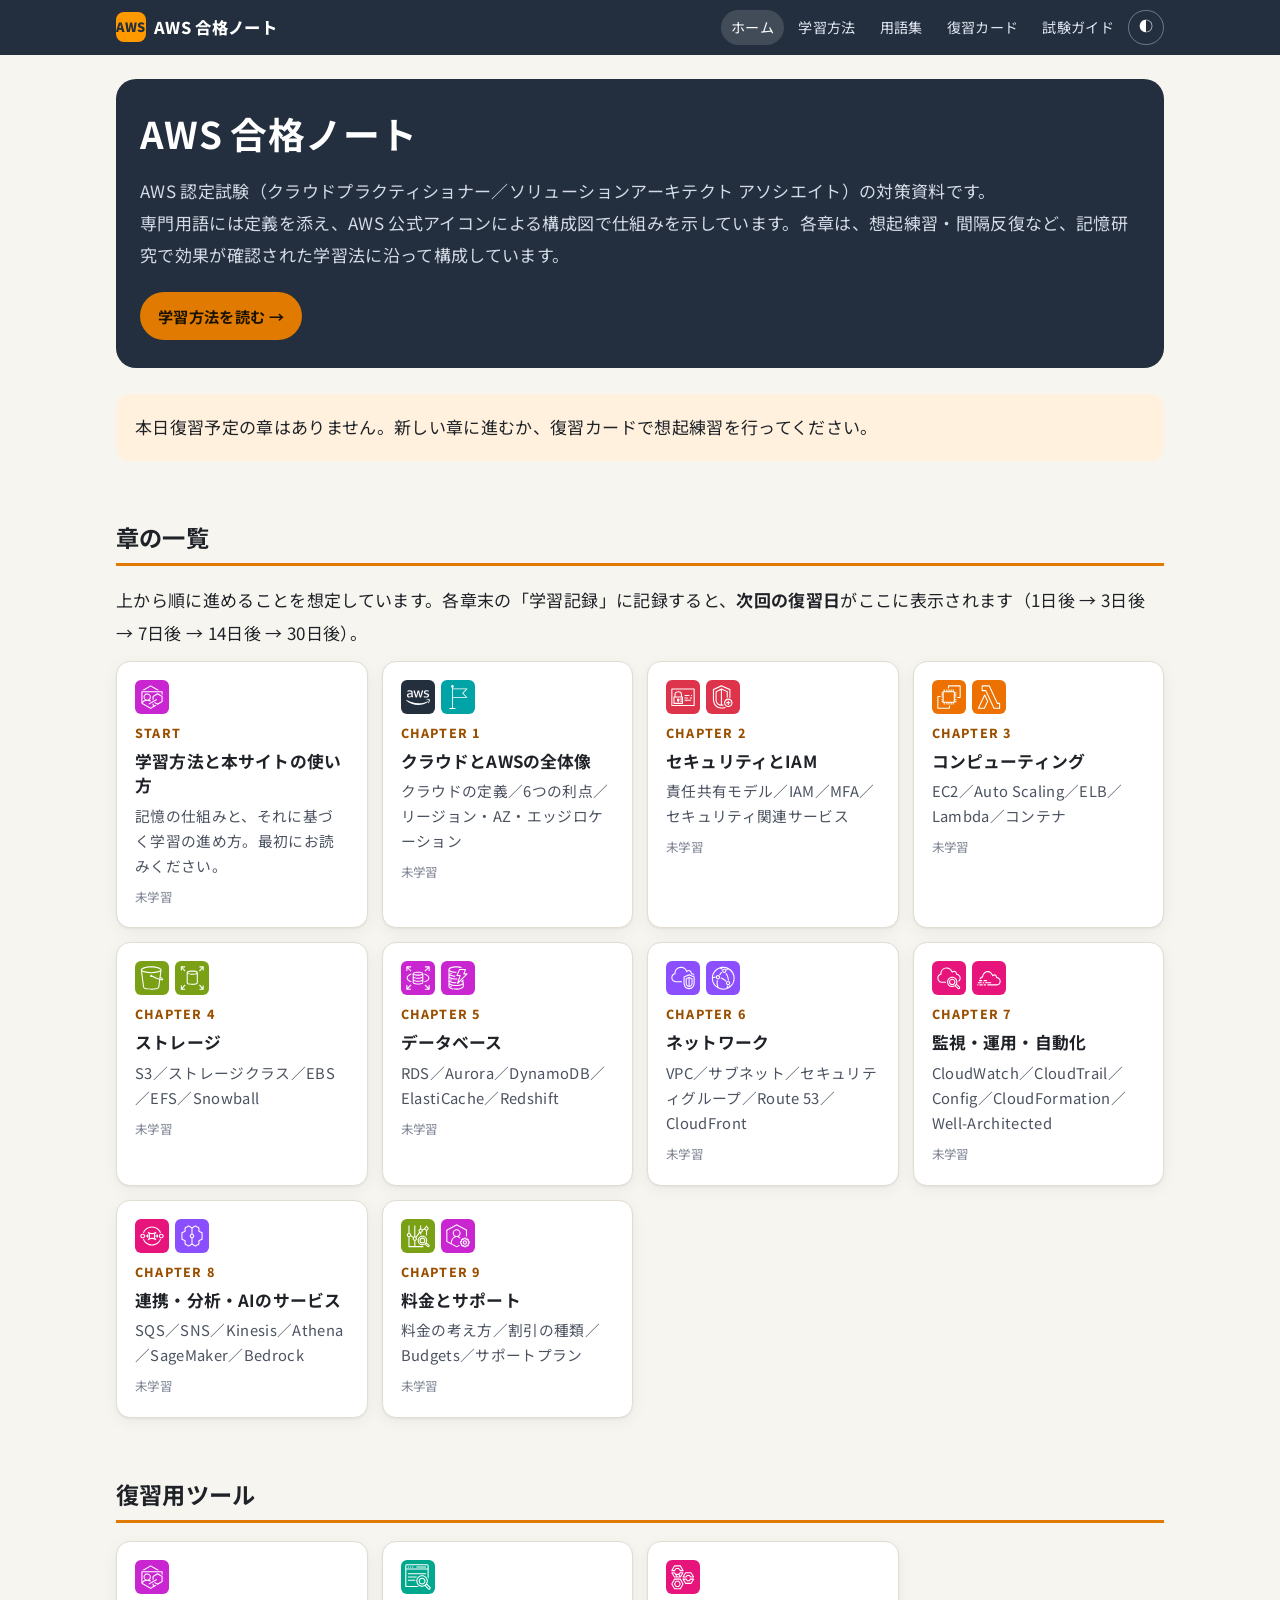
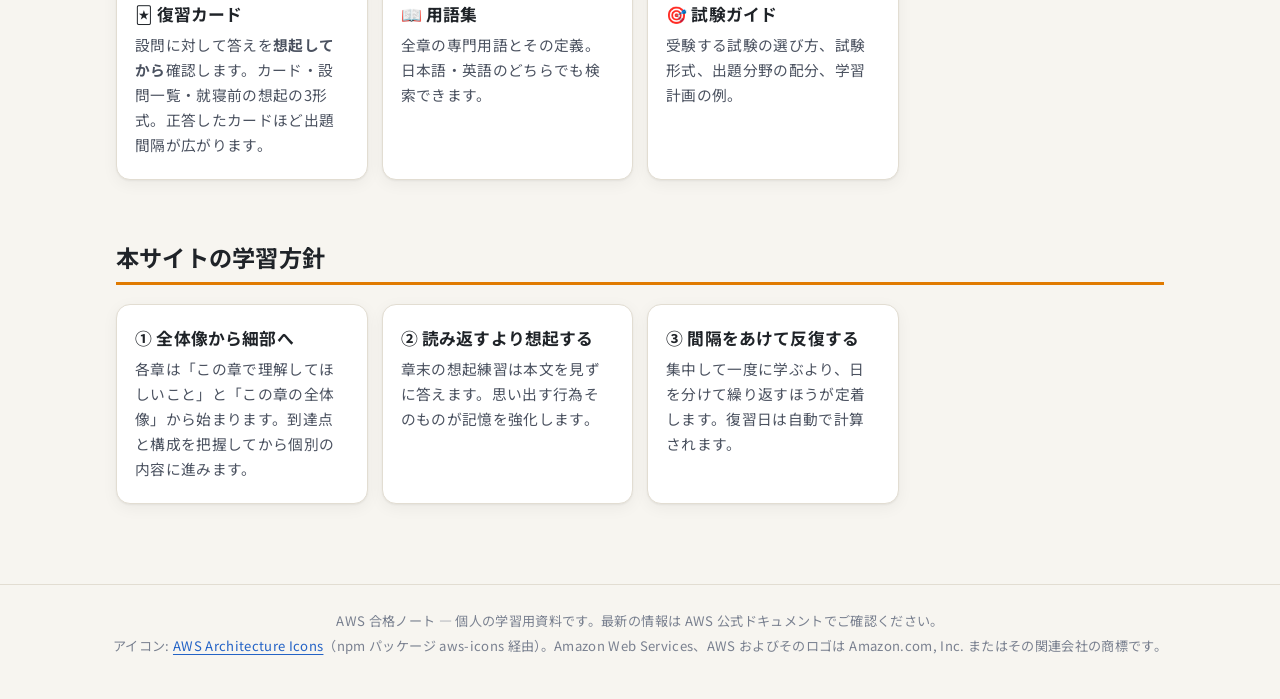
<file: docs/index.html>
<!doctype html>
<html lang="ja">
<head>
<meta charset="utf-8">
<meta name="viewport" content="width=device-width, initial-scale=1">
<title>AWS 合格ノート</title>
<meta name="description" content="AWS 認定（クラウドプラクティショナー／ソリューションアーキテクト アソシエイト）合格のための、図と科学的な勉強法でまとめた学習ノート。">
<link rel="preconnect" href="https://fonts.googleapis.com">
<link href="https://fonts.googleapis.com/css2?family=Noto+Sans+JP:wght@400;700;800&display=swap" rel="stylesheet">
<link rel="stylesheet" href="assets/style.css">
</head>
<body data-root="./" data-page="home">
<main class="wrap wide">

<section class="hero">
  <h1>AWS 合格ノート</h1>
  <p>AWS 認定試験（クラウドプラクティショナー／ソリューションアーキテクト アソシエイト）の対策資料です。<br>
  専門用語には定義を添え、AWS 公式アイコンによる構成図で仕組みを示しています。各章は、想起練習・間隔反復など、記憶研究で効果が確認された学習法に沿って構成しています。</p>
  <a class="btn" href="chapters/study-method.html">学習方法を読む →</a>
</section>

<div class="box hook" id="due-today">読み込み中</div>

<h2>章の一覧</h2>
<p>上から順に進めることを想定しています。各章末の「学習記録」に記録すると、<b>次回の復習日</b>がここに表示されます（1日後 → 3日後 → 7日後 → 14日後 → 30日後）。</p>
<div class="grid" id="chapter-list"></div>

<h2>復習用ツール</h2>
<div class="grid">
  <a class="card" href="cards.html">
    <div class="icons"><img src="assets/aws-icons/architecture-service/AWSTrainingCertification.svg" alt=""></div>
    <h3>🃏 復習カード</h3>
    <p>設問に対して答えを<b>想起してから</b>確認します。カード・設問一覧・就寝前の想起の3形式。正答したカードほど出題間隔が広がります。</p>
  </a>
  <a class="card" href="glossary.html">
    <div class="icons"><img src="assets/aws-icons/architecture-service/AmazonKendra.svg" alt=""></div>
    <h3>📖 用語集</h3>
    <p>全章の専門用語とその定義。日本語・英語のどちらでも検索できます。</p>
  </a>
  <a class="card" href="exam-guide.html">
    <div class="icons"><img src="assets/aws-icons/architecture-service/AWSWellArchitectedTool.svg" alt=""></div>
    <h3>🎯 試験ガイド</h3>
    <p>受験する試験の選び方、試験形式、出題分野の配分、学習計画の例。</p>
  </a>
</div>

<h2>本サイトの学習方針</h2>
<div class="grid">
  <div class="card"><h3>① 全体像から細部へ</h3><p>各章は「この章で理解してほしいこと」と「この章の全体像」から始まります。到達点と構成を把握してから個別の内容に進みます。</p></div>
  <div class="card"><h3>② 読み返すより想起する</h3><p>章末の想起練習は本文を見ずに答えます。思い出す行為そのものが記憶を強化します。</p></div>
  <div class="card"><h3>③ 間隔をあけて反復する</h3><p>集中して一度に学ぶより、日を分けて繰り返すほうが定着します。復習日は自動で計算されます。</p></div>
</div>

</main>
<script src="assets/site.js"></script>
</body>
</html>
</file>
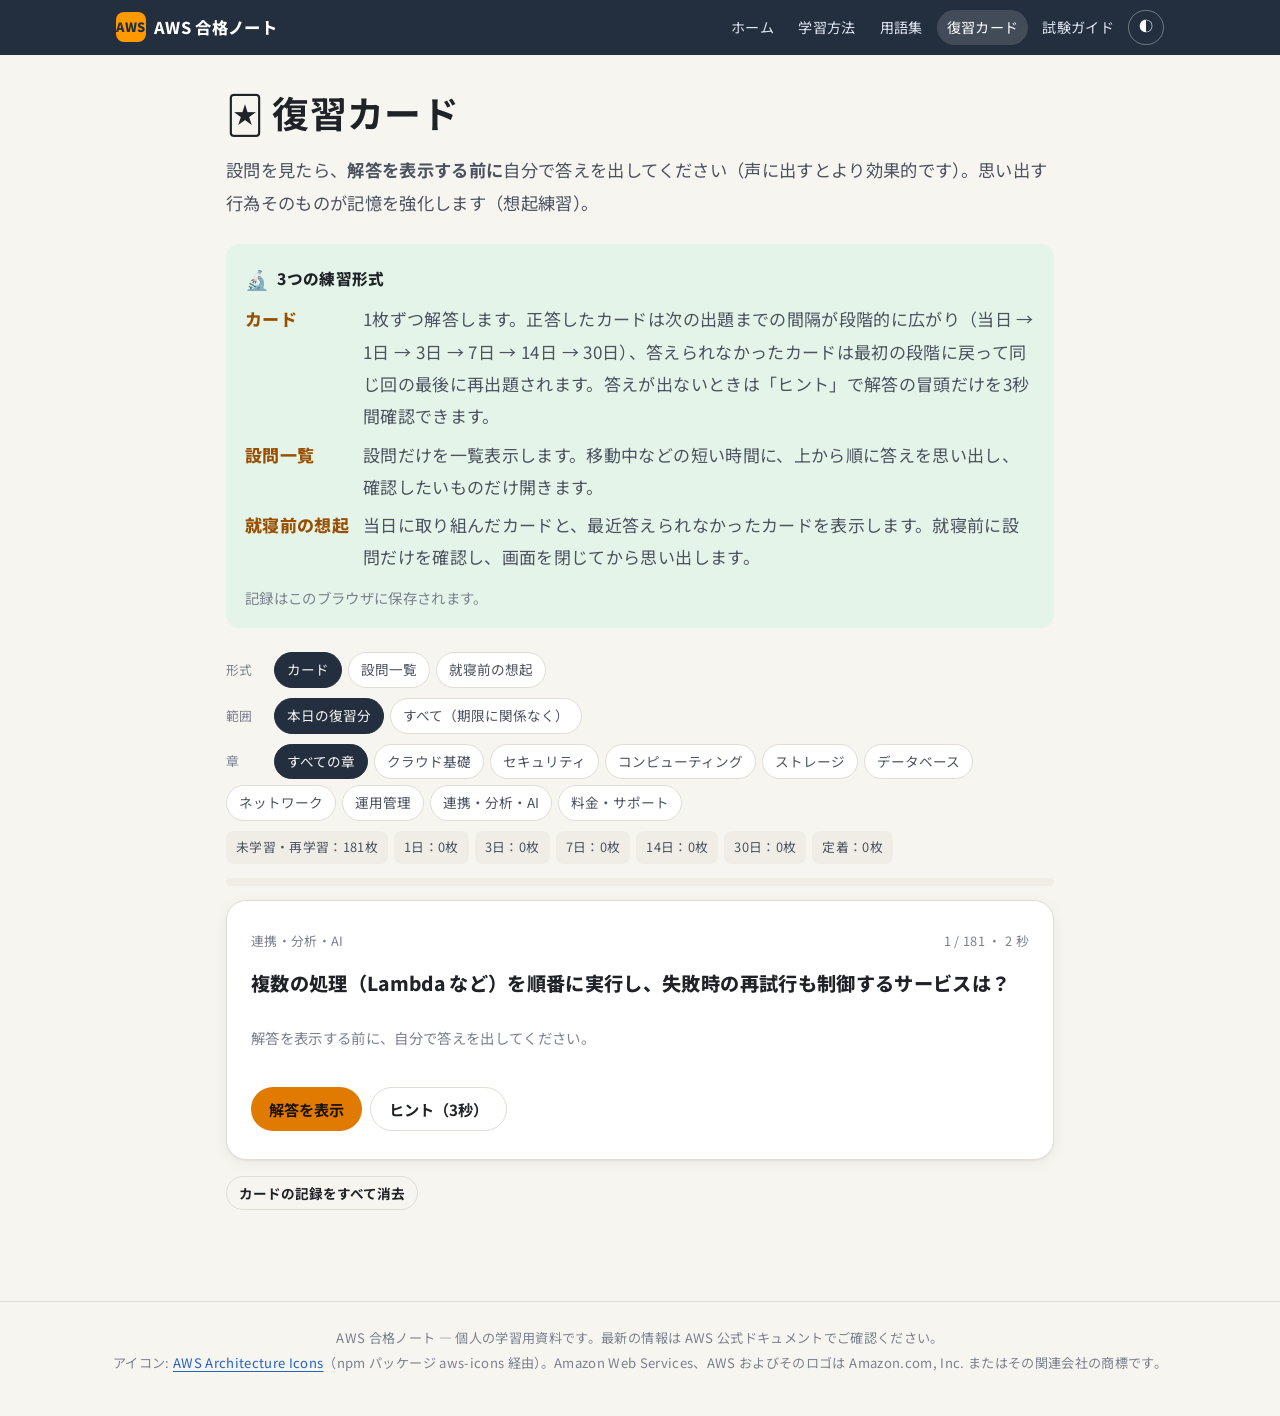
<file: docs/cards.html>
<!doctype html>
<html lang="ja">
<head>
<meta charset="utf-8">
<meta name="viewport" content="width=device-width, initial-scale=1">
<title>復習カード | AWS 合格ノート</title>
<link rel="preconnect" href="https://fonts.googleapis.com">
<link href="https://fonts.googleapis.com/css2?family=Noto+Sans+JP:wght@400;700;800&display=swap" rel="stylesheet">
<link rel="stylesheet" href="assets/style.css">
<style>
  .filters { display: flex; gap: 6px; flex-wrap: wrap; margin: 10px 0; align-items: center; }
  .filters .lbl { font-size: .8rem; color: var(--ink-3); margin-right: 4px; min-width: 3em; }
  .chip { border: 1px solid var(--line); background: var(--surface); color: var(--ink-2); border-radius: 999px; padding: 4px 12px; font: inherit; font-size: .85rem; cursor: pointer; }
  .chip[aria-pressed="true"] { background: var(--navy); color: var(--bg); border-color: var(--navy); }
  .flash { background: var(--surface); border: 1px solid var(--line); border-radius: 20px; box-shadow: var(--shadow); padding: 28px 24px; min-height: 260px; display: flex; flex-direction: column; gap: 14px; }
  .flash .meta { font-size: .8rem; color: var(--ink-3); display: flex; justify-content: space-between; gap: 10px; flex-wrap: wrap; }
  .flash .qtext { font-size: 1.2rem; font-weight: 800; line-height: 1.7; }
  .flash .atext { border-top: 2px dashed var(--line); padding-top: 14px; color: var(--ink); line-height: 1.8; }
  .flash .hint { color: var(--ink-3); font-size: .9rem; }
  .flash .hintbox { background: var(--yellow-soft); border-radius: 10px; padding: 8px 12px; font-size: .95rem; }
  .actions { display: flex; gap: 8px; flex-wrap: wrap; margin-top: auto; }
  .btn.good { background: var(--green); color: #fff; }
  .btn.bad { background: var(--red); color: #fff; }
  .progress { height: 8px; background: var(--surface-2); border-radius: 999px; overflow: hidden; margin: 14px 0; }
  .progress > div { height: 100%; background: var(--accent); width: 0; transition: width .3s; }
  .boxes { display: flex; gap: 6px; flex-wrap: wrap; font-size: .8rem; }
  .boxes span { background: var(--surface-2); border-radius: 8px; padding: 4px 10px; color: var(--ink-2); }
  .qlist details.q summary { font-weight: 600; }
  .qlist .src { font-size: .75rem; color: var(--ink-3); font-weight: 400; margin-left: 6px; }
  .elapsed { font-variant-numeric: tabular-nums; }
</style>
</head>
<body data-root="./" data-page="cards">
<main class="wrap">
<h1>🃏 復習カード</h1>
<p class="lead">設問を見たら、<b>解答を表示する前に</b>自分で答えを出してください（声に出すとより効果的です）。思い出す行為そのものが記憶を強化します（想起練習）。</p>
<div class="box science">
  <div class="box-title"><span class="em">🔬</span>3つの練習形式</div>
  <dl class="words">
    <dt>カード</dt><dd>1枚ずつ解答します。正答したカードは次の出題までの間隔が段階的に広がり（当日 → 1日 → 3日 → 7日 → 14日 → 30日）、答えられなかったカードは最初の段階に戻って同じ回の最後に再出題されます。答えが出ないときは「ヒント」で解答の冒頭だけを3秒間確認できます。</dd>
    <dt>設問一覧</dt><dd>設問だけを一覧表示します。移動中などの短い時間に、上から順に答えを思い出し、確認したいものだけ開きます。</dd>
    <dt>就寝前の想起</dt><dd>当日に取り組んだカードと、最近答えられなかったカードを表示します。就寝前に設問だけを確認し、画面を閉じてから思い出します。</dd>
  </dl>
  <p class="muted" style="margin-bottom:0">記録はこのブラウザに保存されます。</p>
</div>

<div class="filters" id="style-filter"><span class="lbl">形式</span>
  <button class="chip" data-style="card" aria-pressed="true">カード</button>
  <button class="chip" data-style="list" aria-pressed="false">設問一覧</button>
  <button class="chip" data-style="night" aria-pressed="false">就寝前の想起</button>
</div>
<div class="filters" id="mode-filter"><span class="lbl">範囲</span>
  <button class="chip" data-mode="due" aria-pressed="true">本日の復習分</button>
  <button class="chip" data-mode="all" aria-pressed="false">すべて（期限に関係なく）</button>
</div>
<div class="filters" id="filters"></div>
<div class="boxes" id="boxes"></div>
<div class="progress" id="progress"><div id="bar"></div></div>
<div id="view" aria-live="polite"></div>
<p style="margin-top:16px"><button class="btn ghost small" id="reset">カードの記録をすべて消去</button></p>
</main>
<script src="assets/data/ch01.js"></script>
<script src="assets/data/ch02.js"></script>
<script src="assets/data/ch03.js"></script>
<script src="assets/data/ch04.js"></script>
<script src="assets/data/ch05.js"></script>
<script src="assets/data/ch06.js"></script>
<script src="assets/data/ch07.js"></script>
<script src="assets/data/ch08.js"></script>
<script src="assets/data/ch09.js"></script>
<script src="assets/site.js"></script>
<script>
(function () {
  var store = window.AWSNOTE_STORE;
  var cards = (window.AWSNOTE && AWSNOTE.cards) || [];
  var chapters = (window.AWSNOTE_CHAPTERS || []).filter(function (c) { return c.id !== "method"; });
  var chTitle = {}; chapters.forEach(function (c) { chTitle[c.id] = c.short; });
  var INTERVALS = [0, 1, 3, 7, 14, 30]; // 段階ごとの出題間隔（日）
  var DAY = 86400000;
  var HINT_MS = 3000;
  function key(c) { var s = c.ch + c.q, h = 0; for (var i = 0; i < s.length; i++) h = (h * 31 + s.charCodeAt(i)) | 0; return c.ch + ":" + h; }
  var state = store.load("cards", {});
  function info(c) { return state[key(c)] || { box: 0, due: 0 }; }
  function endOfToday() { var t = new Date(); t.setHours(23, 59, 59, 999); return t.getTime(); }
  function startOfToday() { var t = new Date(); t.setHours(0, 0, 0, 0); return t.getTime(); }
  function isDue(c) { return info(c).due <= endOfToday(); }

  var style = "card", ch = "all", mode = "due", queue = [], pos = 0, shown = false, startedAt = 0, tick = null, hintTimer = null;
  function esc(s) { return String(s || "").replace(/[&<>"]/g, function (c) { return { "&": "&amp;", "<": "&lt;", ">": "&gt;", '"': "&quot;" }[c]; }); }
  function shuffle(a) { for (var i = a.length - 1; i > 0; i--) { var j = Math.floor(Math.random() * (i + 1)); var t = a[i]; a[i] = a[j]; a[j] = t; } return a; }

  var filters = document.getElementById("filters");
  filters.innerHTML = '<span class="lbl">章</span><button class="chip" data-ch="all" aria-pressed="true">すべての章</button>' +
    chapters.map(function (c) { return '<button class="chip" data-ch="' + c.id + '" aria-pressed="false">' + c.short + "</button>"; }).join("");
  document.querySelectorAll(".chip").forEach(function (b) {
    b.addEventListener("click", function () {
      var group = ["data-ch", "data-mode", "data-style"].filter(function (g) { return b.hasAttribute(g); })[0];
      document.querySelectorAll("[" + group + "]").forEach(function (x) { x.setAttribute("aria-pressed", x === b ? "true" : "false"); });
      var v = b.getAttribute(group);
      if (group === "data-ch") ch = v; else if (group === "data-mode") mode = v; else style = v;
      build();
    });
  });

  function inChapter(c) { return ch === "all" || c.ch === ch; }
  function nightPool() {
    var today = startOfToday(), weekAgo = Date.now() - 7 * DAY;
    return cards.filter(function (c) {
      var i = info(c);
      if (!i.seen || !inChapter(c)) return false;
      return i.seen >= today || (i.last === "0" && i.seen >= weekAgo);
    });
  }

  function build() {
    stopTimers();
    document.getElementById("mode-filter").style.display = style === "night" ? "none" : "";
    document.getElementById("progress").style.display = style === "card" ? "" : "none";
    if (style === "card") {
      queue = shuffle(cards.filter(function (c) { return inChapter(c) && (mode === "all" || isDue(c)); }));
      pos = 0; shown = false; drawCard();
    } else {
      var pool = style === "night" ? nightPool() : cards.filter(function (c) { return inChapter(c) && (mode === "all" || isDue(c)); });
      drawList(pool);
    }
    drawBoxes();
  }

  function drawBoxes() {
    var pool = cards.filter(inChapter);
    var counts = [0, 0, 0, 0, 0, 0, 0];
    pool.forEach(function (c) { counts[Math.min(info(c).box, 6)]++; });
    var names = ["未学習・再学習", "1日", "3日", "7日", "14日", "30日", "定着"];
    document.getElementById("boxes").innerHTML = counts.map(function (n, i) { return "<span>" + names[i] + "：" + n + "枚</span>"; }).join("");
  }

  function drawList(pool) {
    var view = document.getElementById("view");
    var intro = style === "night"
      ? '<p class="muted">当日に取り組んだカードと、直近7日間に答えられなかったカードです（' + pool.length + ' 件）。設問を一通り確認したら画面を閉じ、答えを思い出してください。</p>'
      : '<p class="muted">' + pool.length + ' 件。設問を見て答えを思い出してから、確認したい項目だけ開いてください。</p>';
    if (!pool.length) {
      view.innerHTML = '<div class="flash"><div class="qtext">該当するカードはありません</div><p class="hint">' +
        (style === "night" ? "当日にカード形式で取り組んだカードが、ここに表示されます。" : "「すべて」を選ぶと、期限に関係なく表示できます。") + "</p></div>";
      return;
    }
    view.innerHTML = intro + '<div class="qlist">' + pool.map(function (c) {
      return '<details class="q"><summary>' + esc(c.q) + '<span class="src">' + esc(chTitle[c.ch] || c.ch) + '</span></summary><div class="a">' + esc(c.a) + "</div></details>";
    }).join("") + "</div>";
  }

  function stopTimers() { clearInterval(tick); tick = null; clearTimeout(hintTimer); hintTimer = null; }
  function hintText(a) {
    var n = Math.max(6, Math.min(20, Math.round(a.length * 0.25)));
    return a.length <= n ? a.slice(0, Math.ceil(a.length / 2)) + "…" : a.slice(0, n) + "…";
  }

  function drawCard() {
    stopTimers();
    var el = document.getElementById("view");
    document.getElementById("bar").style.width = queue.length ? (pos / queue.length * 100) + "%" : "100%";
    if (pos >= queue.length) {
      el.innerHTML = '<div class="flash"><div class="qtext">本日の復習は完了しました</div><p class="hint">' +
        (queue.length ? queue.length + " 枚を復習しました。" : "現在、復習期限が来ているカードはありません。") +
        "「すべて」を選ぶと、期限に関係なく練習できます。</p></div>";
      return;
    }
    var c = queue[pos];
    if (!shown) startedAt = Date.now();
    el.innerHTML = '<div class="flash">' +
      '<div class="meta"><span>' + esc(chTitle[c.ch] || c.ch) + '</span><span>' + (pos + 1) + " / " + queue.length + ' ・ <span class="elapsed" id="elapsed">0</span> 秒</span></div>' +
      '<div class="qtext">' + esc(c.q) + "</div>" +
      (shown
        ? '<div class="atext">' + esc(c.a) + "</div>" +
          '<div class="actions"><button class="btn good" data-r="2">✓ 答えられた</button><button class="btn ghost" data-r="1">△ 不確か</button><button class="btn bad" data-r="0">✗ 答えられなかった</button></div>'
        : '<div id="hint-area"><p class="hint">解答を表示する前に、自分で答えを出してください。</p></div>' +
          '<div class="actions"><button class="btn" data-r="show">解答を表示</button><button class="btn ghost" data-r="hint">ヒント（3秒）</button></div>') +
      "</div>";
    var elapsed = document.getElementById("elapsed");
    var update = function () { elapsed.textContent = Math.floor((Date.now() - startedAt) / 1000); };
    update();
    if (!shown) tick = setInterval(update, 500);
    el.querySelectorAll("button").forEach(function (b) { b.addEventListener("click", function () { answer(b.getAttribute("data-r")); }); });
  }

  function answer(r) {
    var c = queue[pos];
    if (r === "hint") {
      var area = document.getElementById("hint-area");
      area.innerHTML = '<div class="hintbox">' + esc(hintText(c.a)) + "</div>";
      clearTimeout(hintTimer);
      hintTimer = setTimeout(function () {
        area.innerHTML = '<p class="hint">ヒントを閉じました。もう一度、自分で答えを出してください。</p>';
      }, HINT_MS);
      return;
    }
    if (r === "show") { shown = true; drawCard(); return; }
    var k = key(c), cur = info(c);
    var box = r === "2" ? Math.min(cur.box + 1, 6) : r === "1" ? Math.max(cur.box, 1) : 0;
    var days = box >= 6 ? 60 : INTERVALS[box];
    state[k] = { box: box, due: Date.now() + days * DAY, seen: Date.now(), last: r };
    if (r === "0") queue.push(c); // 答えられなかったカードは、この回の最後に再出題
    store.save("cards", state);
    pos++; shown = false; drawCard(); drawBoxes();
  }

  document.getElementById("reset").addEventListener("click", function () {
    if (!confirm("カードの記録をすべて消去しますか？")) return;
    state = {}; store.save("cards", state); build();
  });
  build();
})();
</script>
</body>
</html>
</file>
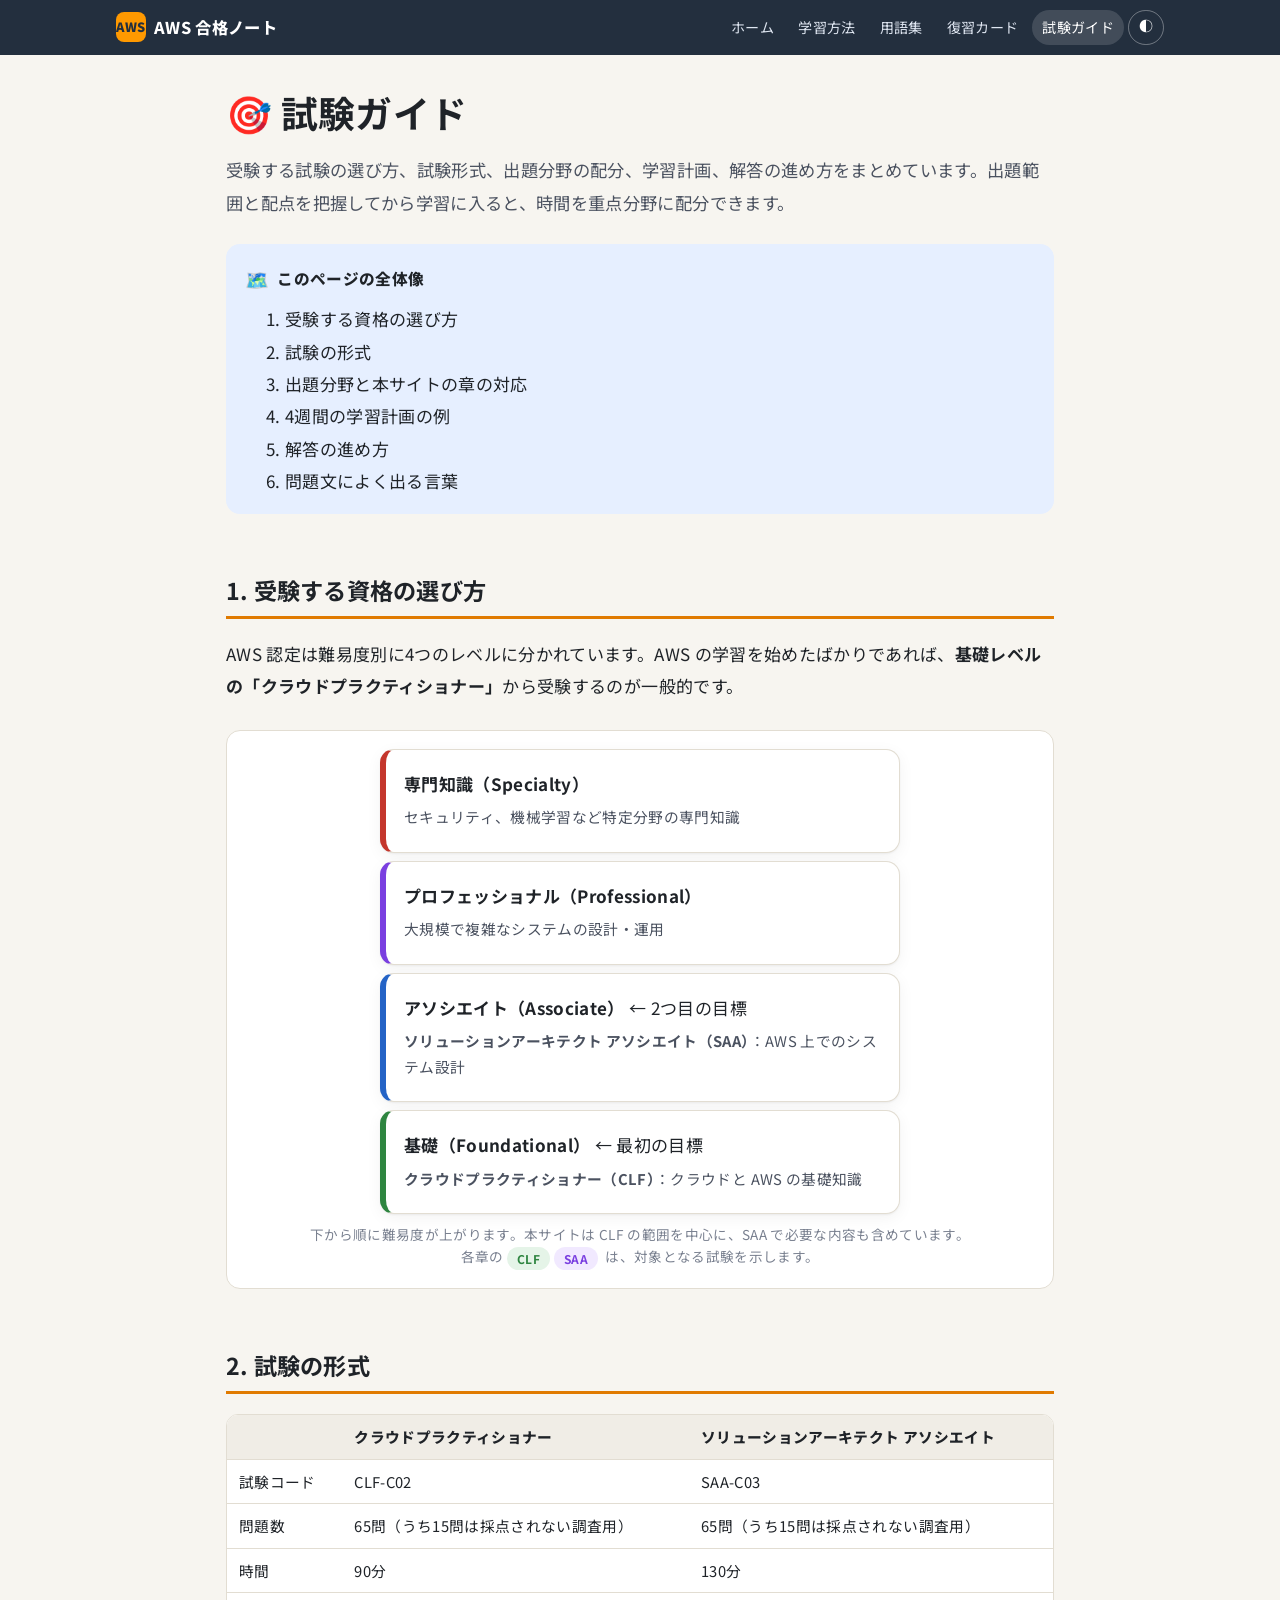
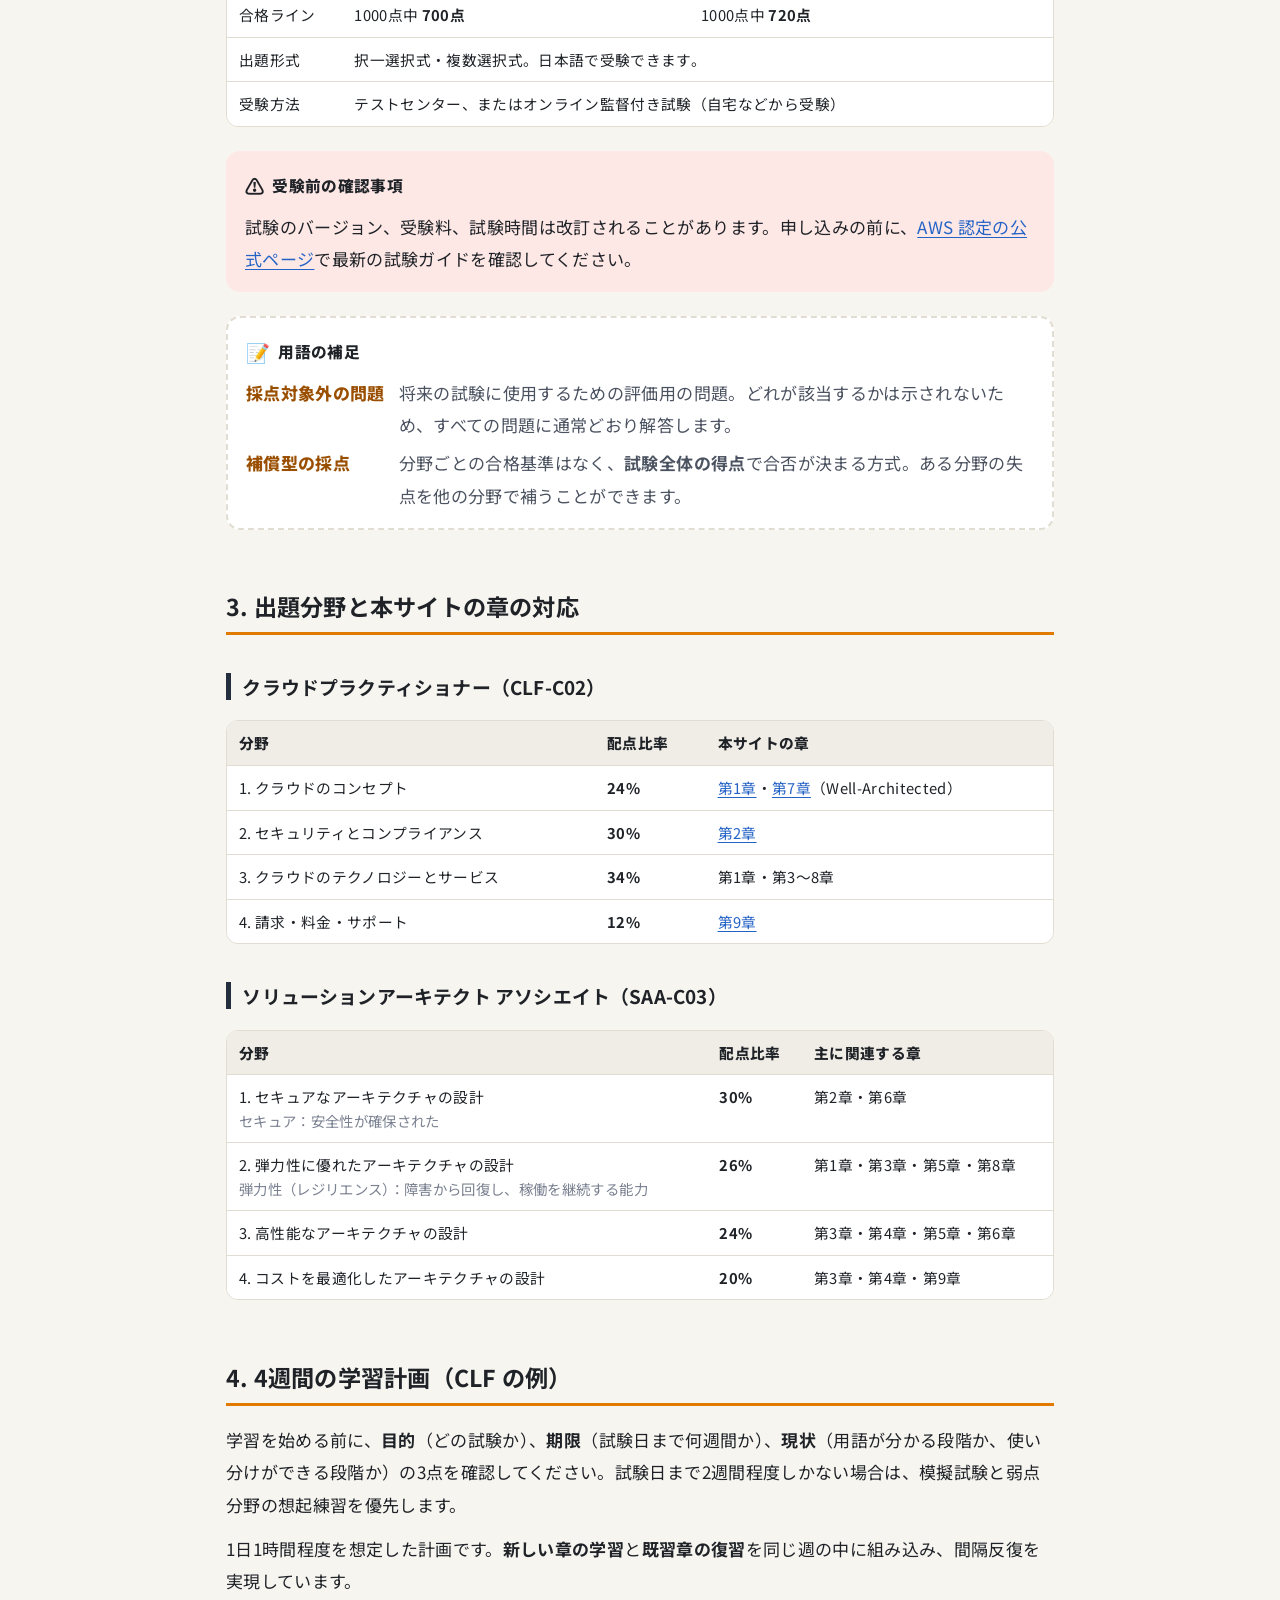
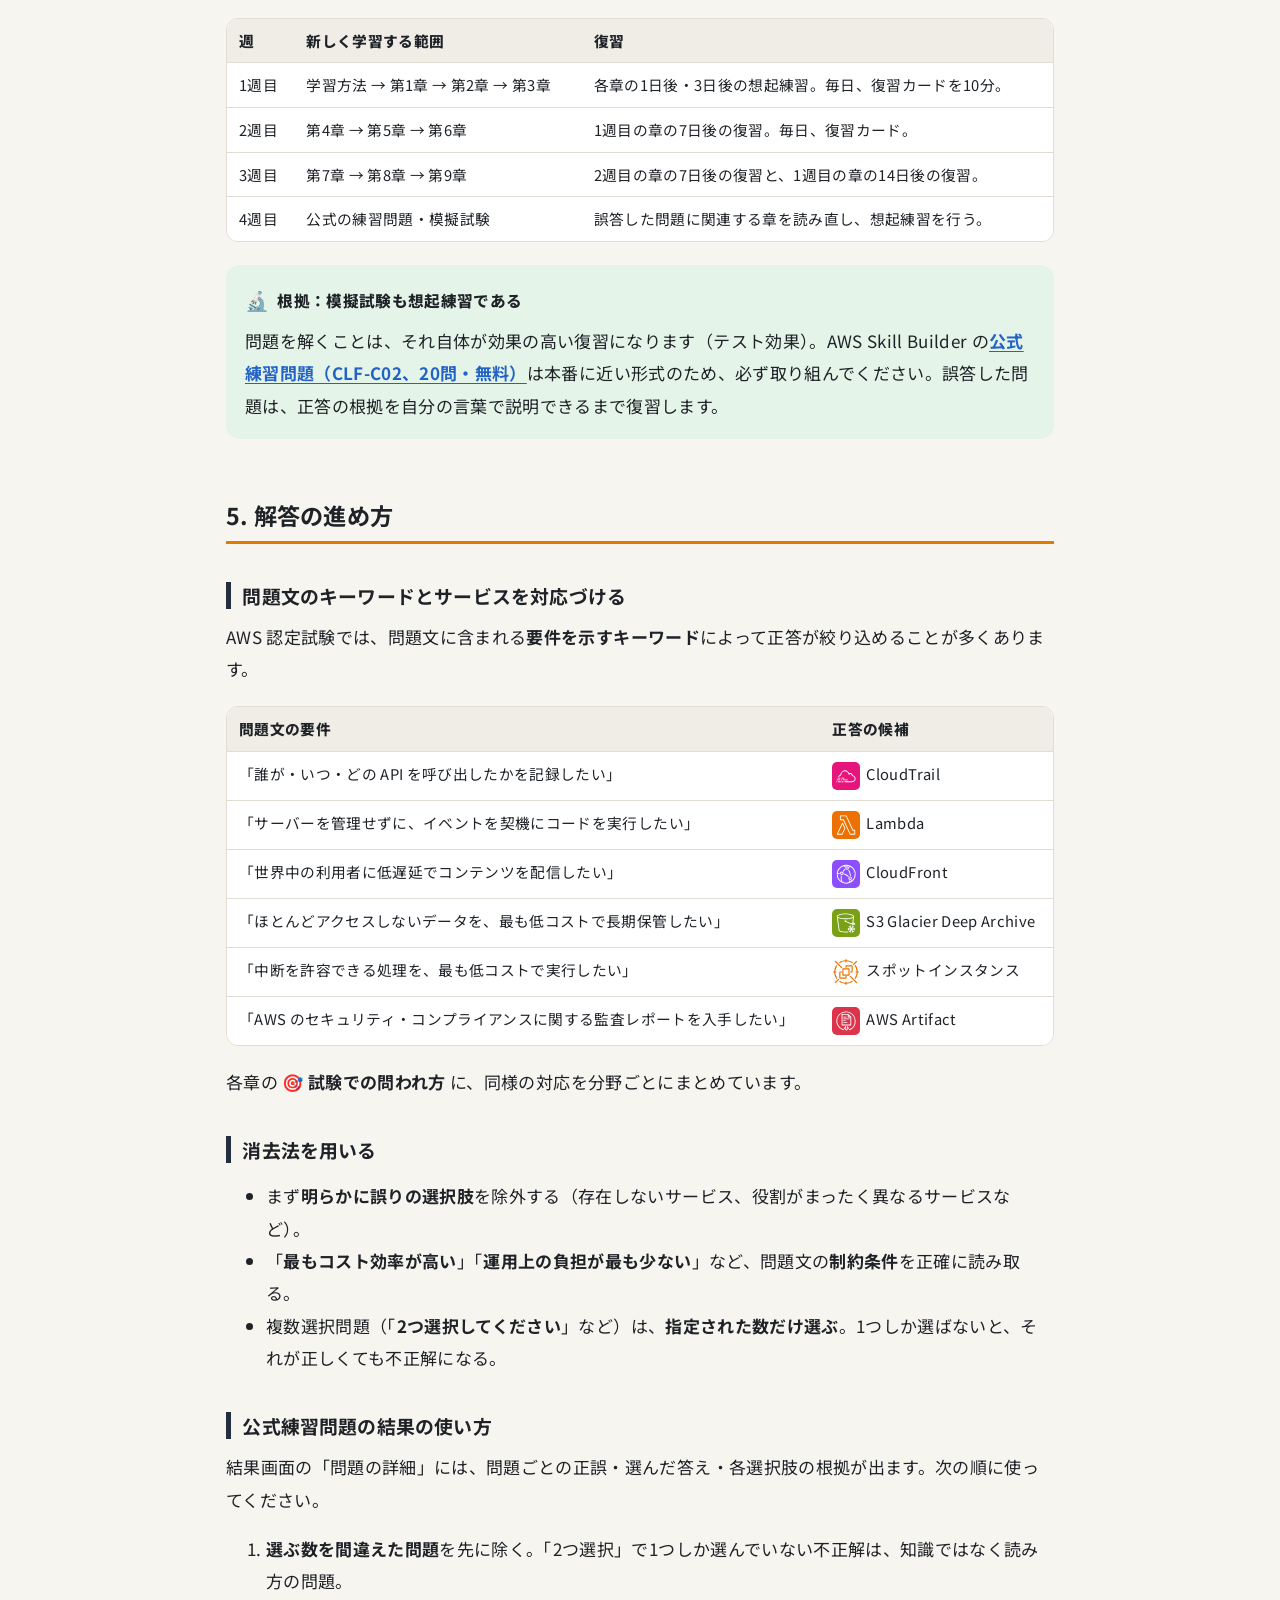
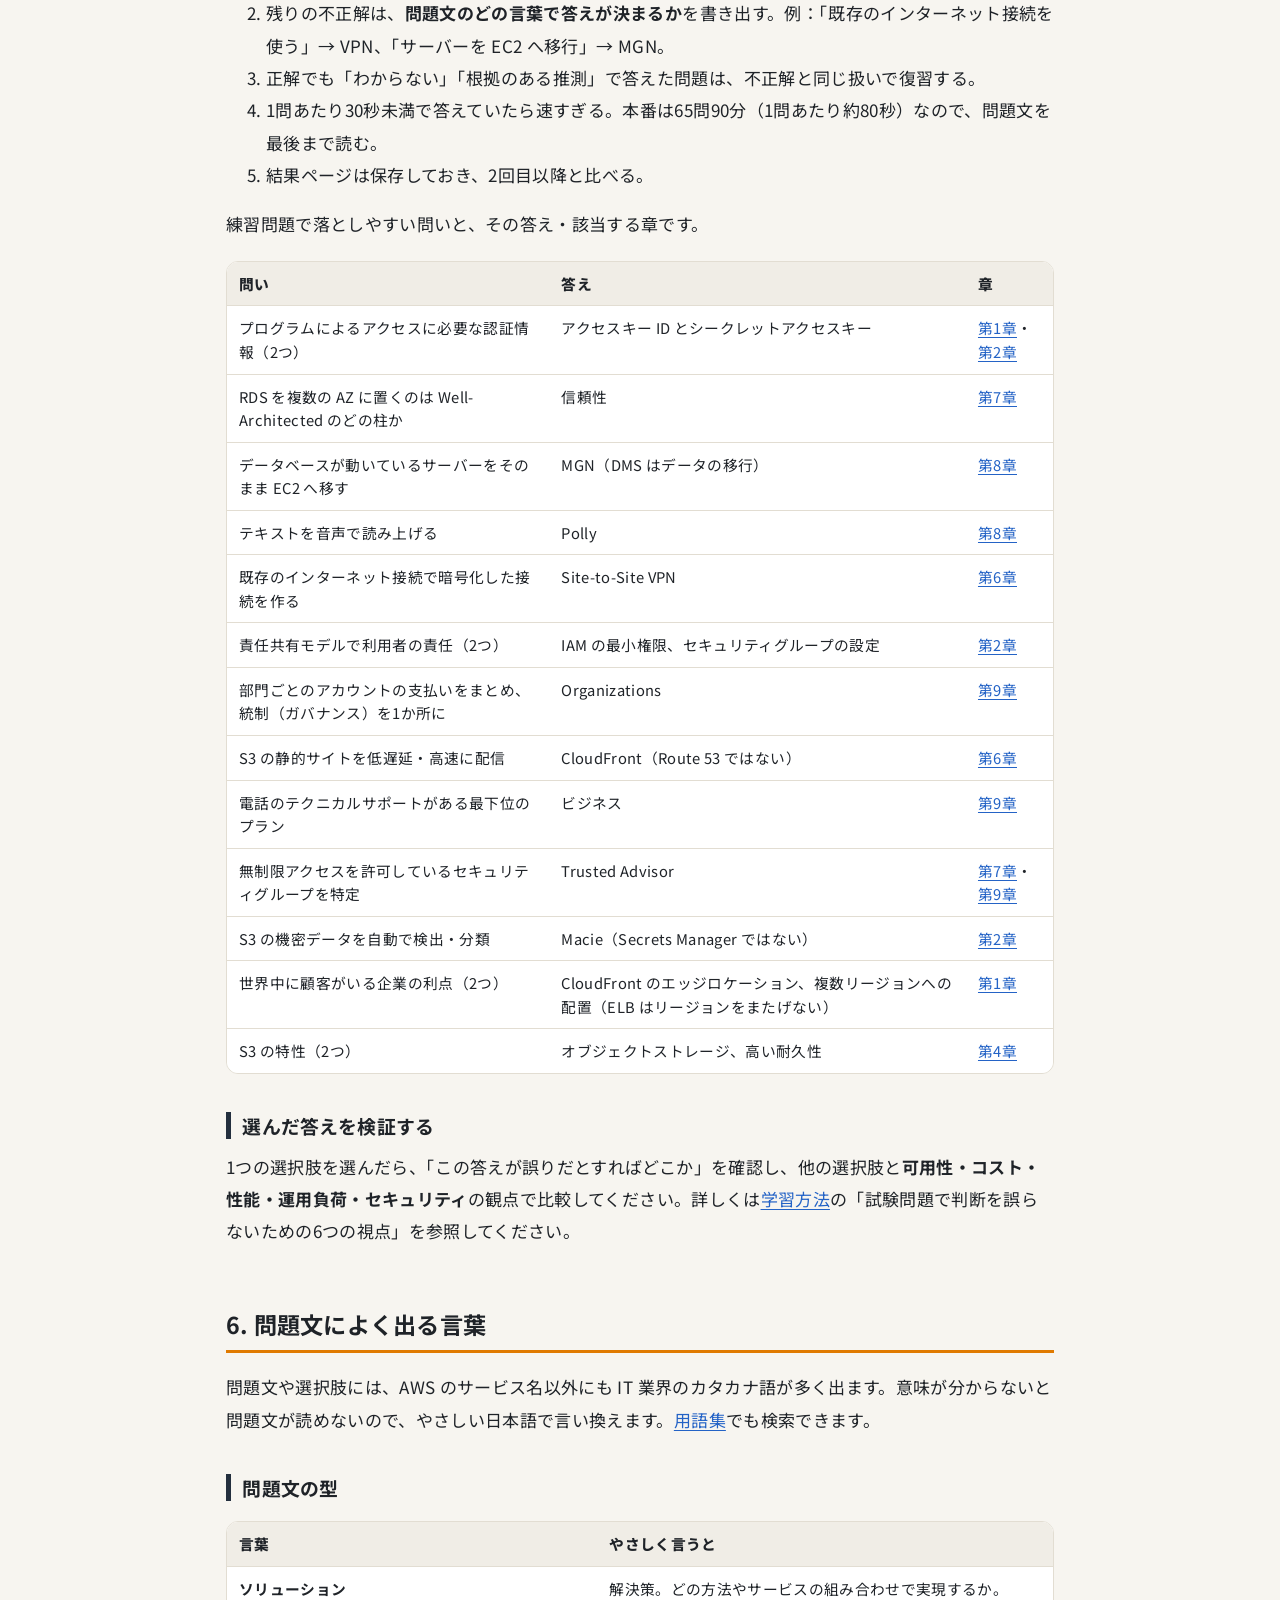
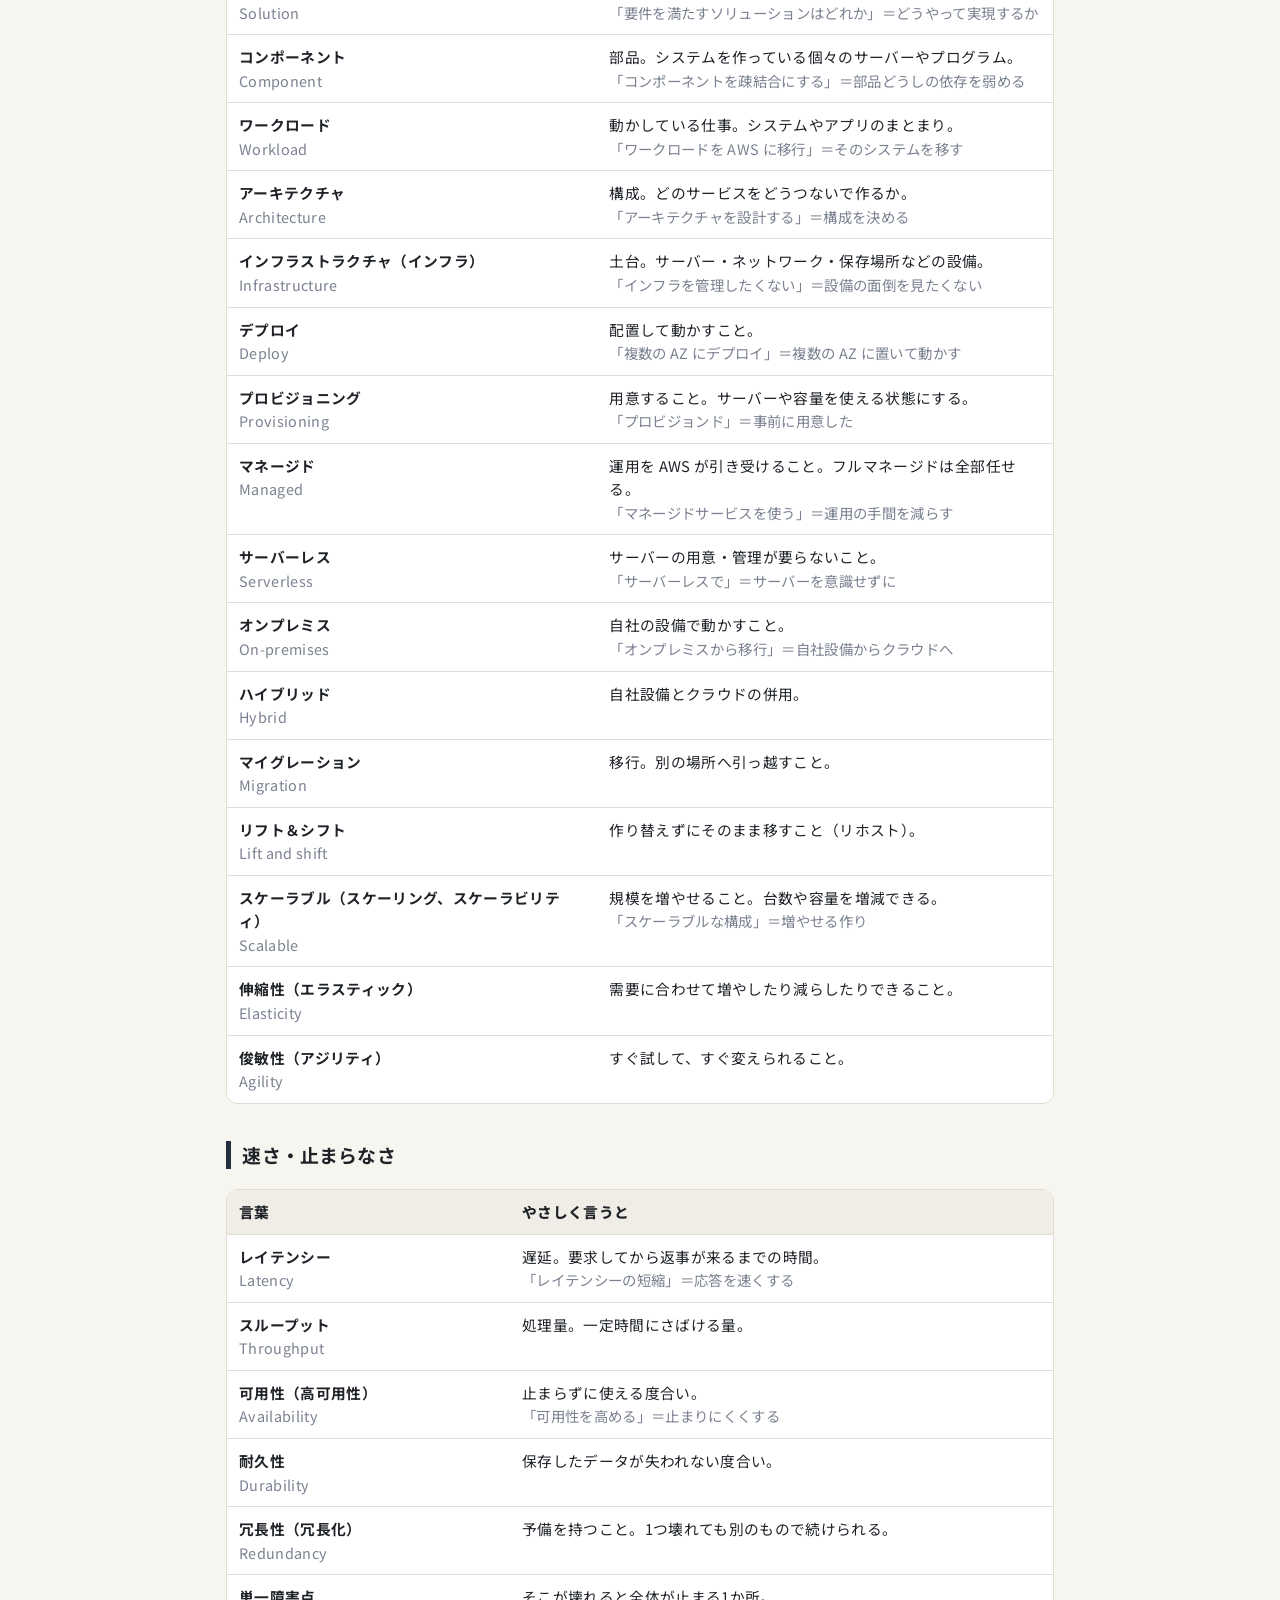
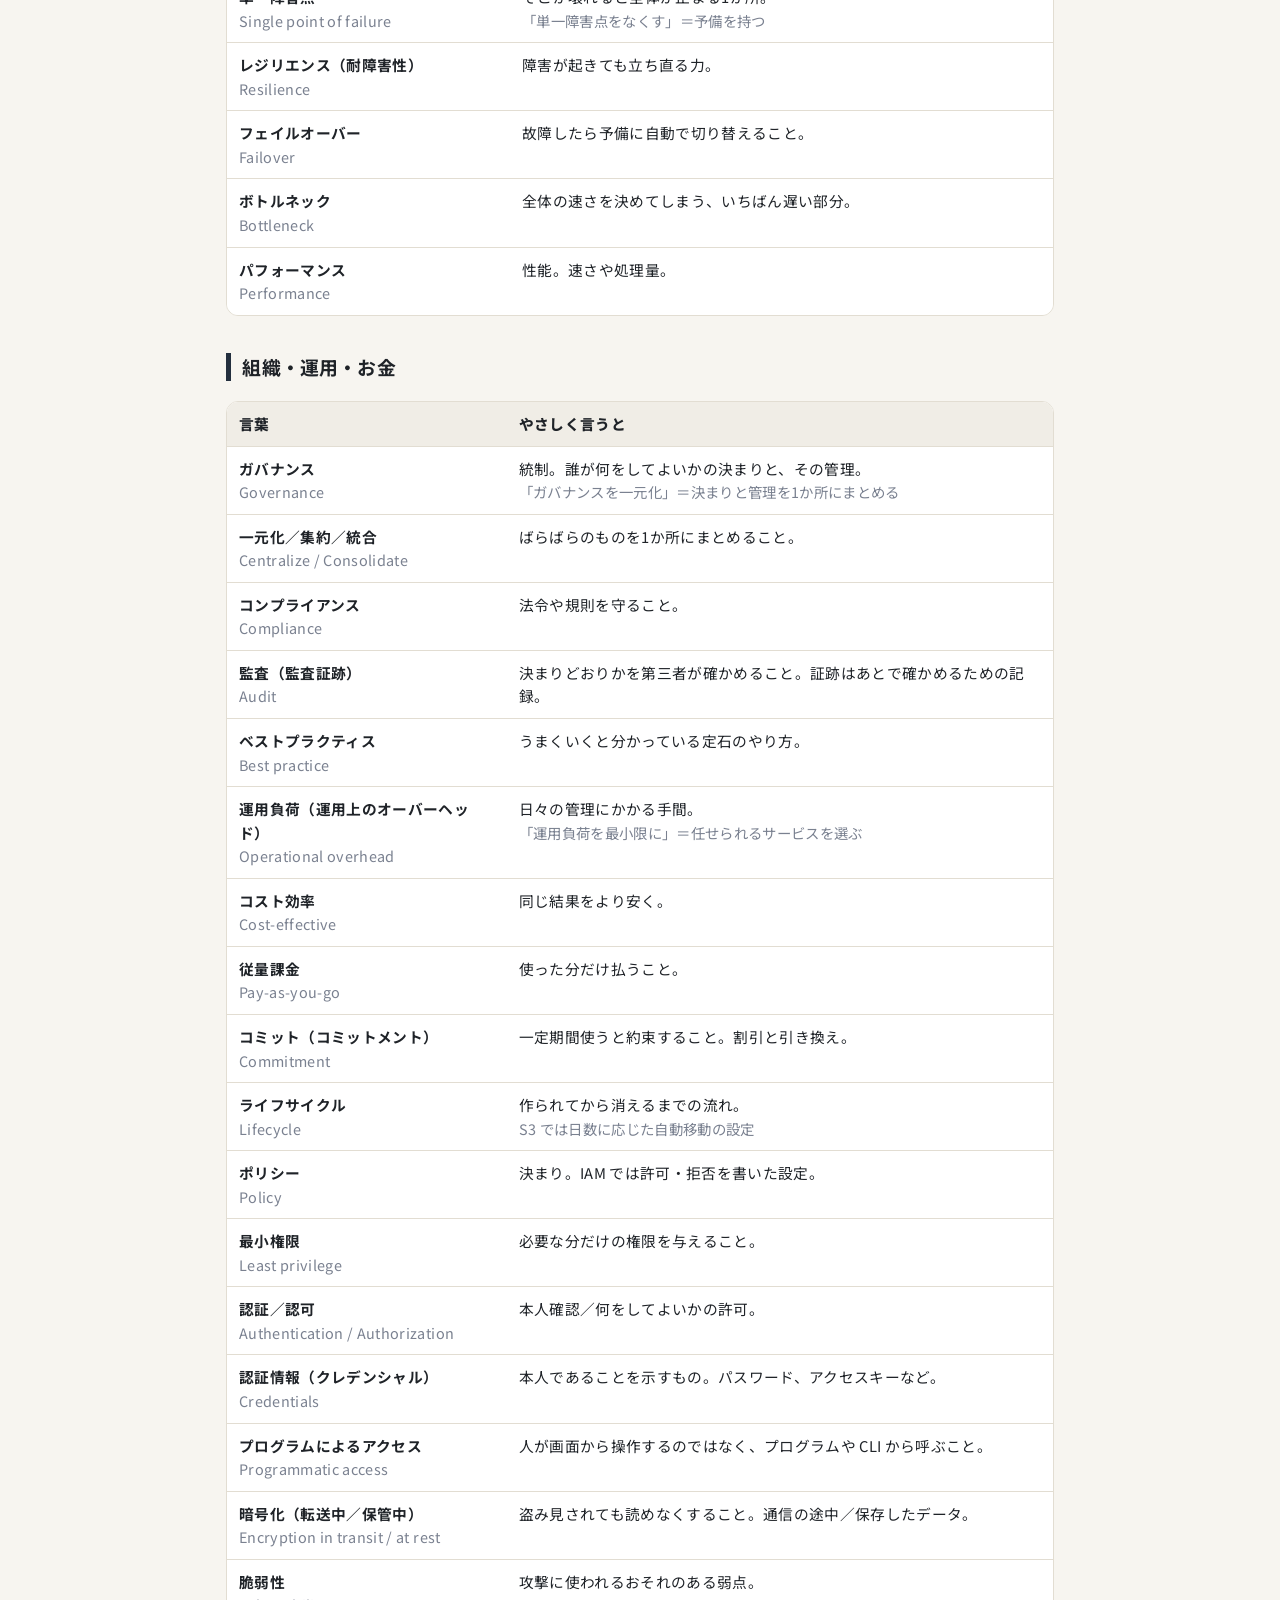
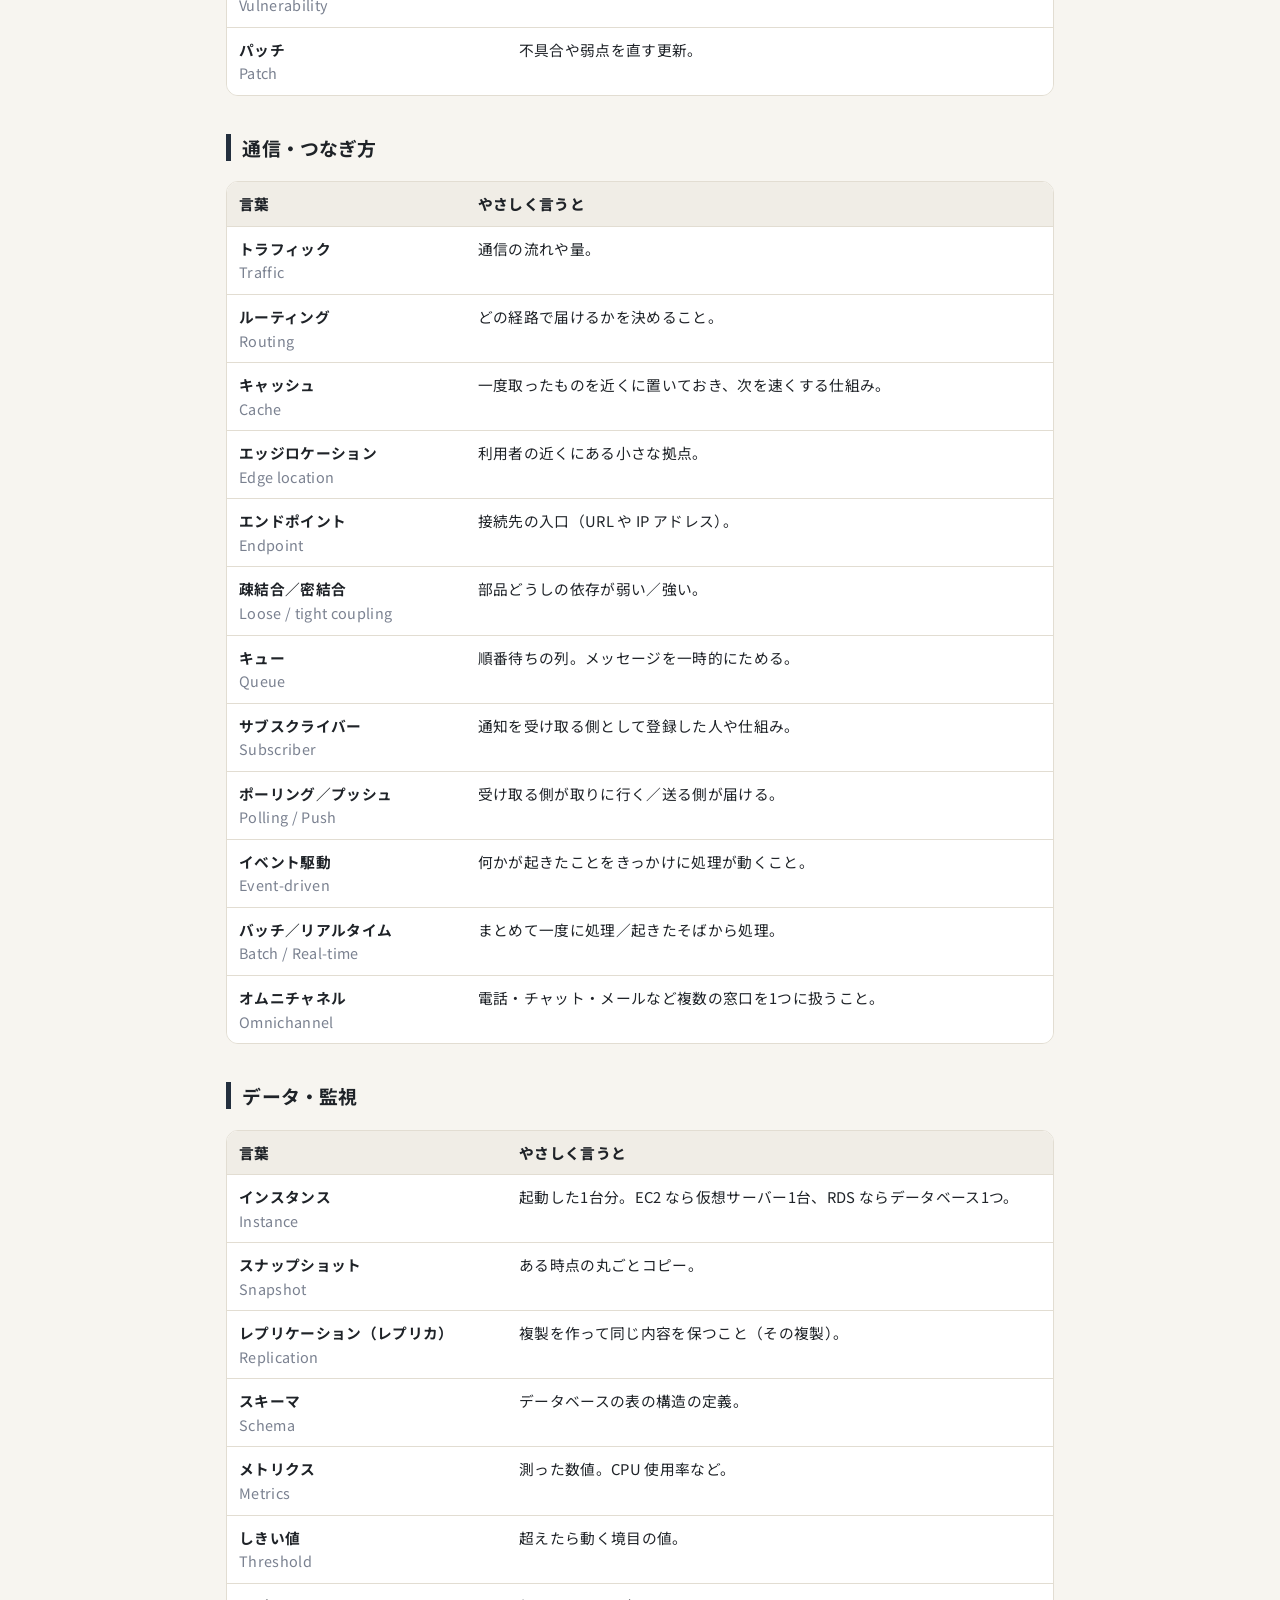
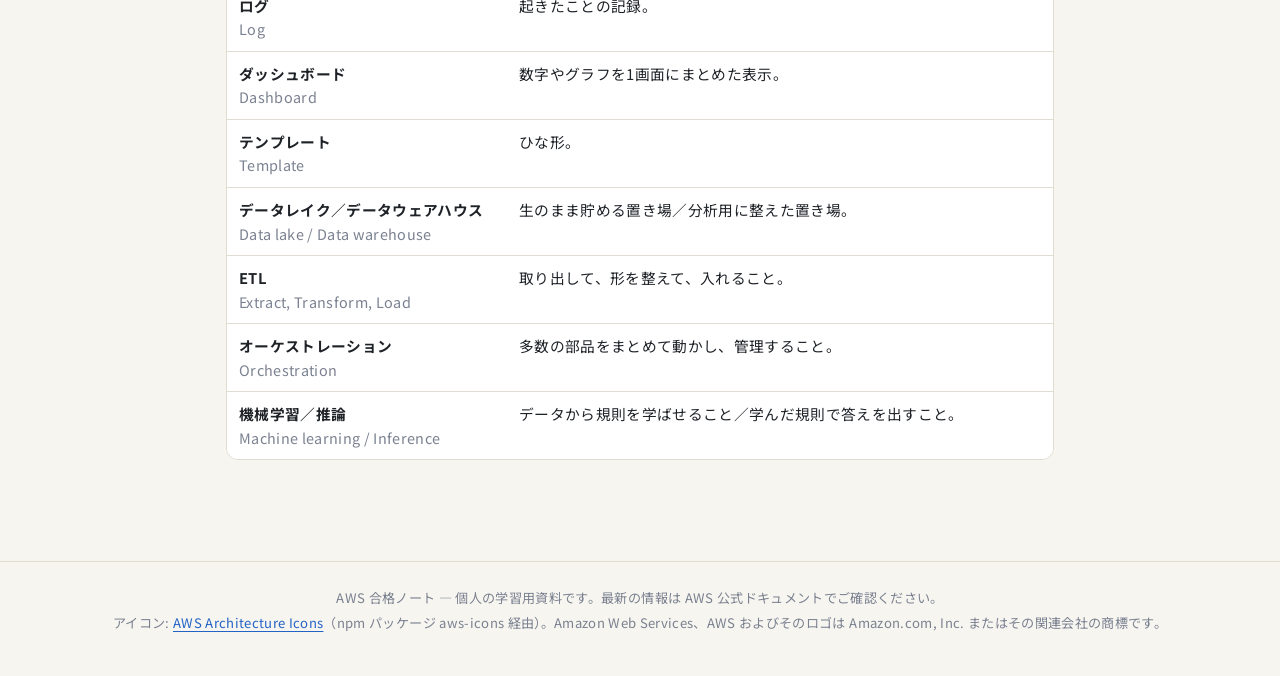
<file: docs/exam-guide.html>
<!doctype html>
<html lang="ja">
<head>
<meta charset="utf-8">
<meta name="viewport" content="width=device-width, initial-scale=1">
<title>試験ガイド | AWS 合格ノート</title>
<link rel="preconnect" href="https://fonts.googleapis.com">
<link href="https://fonts.googleapis.com/css2?family=Noto+Sans+JP:wght@400;700;800&display=swap" rel="stylesheet">
<link rel="stylesheet" href="assets/style.css">
</head>
<body data-root="./" data-page="exam">
<main class="wrap">
<h1>🎯 試験ガイド</h1>
<p class="lead">受験する試験の選び方、試験形式、出題分野の配分、学習計画、解答の進め方をまとめています。出題範囲と配点を把握してから学習に入ると、時間を重点分野に配分できます。</p>

<div class="box map">
  <div class="box-title"><span class="em">🗺️</span>このページの全体像</div>
  <ol style="margin:0">
    <li>受験する資格の選び方</li>
    <li>試験の形式</li>
    <li>出題分野と本サイトの章の対応</li>
    <li>4週間の学習計画の例</li>
    <li>解答の進め方</li>
    <li>問題文によく出る言葉</li>
  </ol>
</div>

<h2>1. 受験する資格の選び方</h2>
<p>AWS 認定は難易度別に4つのレベルに分かれています。AWS の学習を始めたばかりであれば、<b>基礎レベルの「クラウドプラクティショナー」</b>から受験するのが一般的です。</p>
<div class="diagram">
  <div class="flow col">
    <div class="card" style="width:100%;max-width:520px;border-left:6px solid var(--red)"><b>専門知識（Specialty）</b><p>セキュリティ、機械学習など特定分野の専門知識</p></div>
    <div class="card" style="width:100%;max-width:520px;border-left:6px solid var(--purple)"><b>プロフェッショナル（Professional）</b><p>大規模で複雑なシステムの設計・運用</p></div>
    <div class="card" style="width:100%;max-width:520px;border-left:6px solid var(--blue)"><b>アソシエイト（Associate）</b> ← 2つ目の目標<p><b>ソリューションアーキテクト アソシエイト（SAA）</b>：AWS 上でのシステム設計</p></div>
    <div class="card" style="width:100%;max-width:520px;border-left:6px solid var(--green)"><b>基礎（Foundational）</b> ← 最初の目標<p><b>クラウドプラクティショナー（CLF）</b>：クラウドと AWS の基礎知識</p></div>
  </div>
  <div class="cap">下から順に難易度が上がります。本サイトは CLF の範囲を中心に、SAA で必要な内容も含めています。<br>各章の <span class="badge clf">CLF</span><span class="badge saa">SAA</span> は、対象となる試験を示します。</div>
</div>

<h2>2. 試験の形式</h2>
<div class="table-wrap"><table>
  <tr><th></th><th>クラウドプラクティショナー</th><th>ソリューションアーキテクト アソシエイト</th></tr>
  <tr><td>試験コード</td><td>CLF-C02</td><td>SAA-C03</td></tr>
  <tr><td>問題数</td><td>65問（うち15問は採点されない調査用）</td><td>65問（うち15問は採点されない調査用）</td></tr>
  <tr><td>時間</td><td>90分</td><td>130分</td></tr>
  <tr><td>合格ライン</td><td>1000点中 <b>700点</b></td><td>1000点中 <b>720点</b></td></tr>
  <tr><td>出題形式</td><td colspan="2">択一選択式・複数選択式。日本語で受験できます。</td></tr>
  <tr><td>受験方法</td><td colspan="2">テストセンター、またはオンライン監督付き試験（自宅などから受験）</td></tr>
</table></div>
<div class="box warn">
  <div class="box-title"><span class="em">⚠️</span>受験前の確認事項</div>
  試験のバージョン、受験料、試験時間は改訂されることがあります。申し込みの前に、<a href="https://aws.amazon.com/jp/certification/">AWS 認定の公式ページ</a>で最新の試験ガイドを確認してください。
</div>
<div class="box kotoba">
  <div class="box-title"><span class="em">📝</span>用語の補足</div>
  <dl class="words">
    <dt>採点対象外の問題</dt><dd>将来の試験に使用するための評価用の問題。どれが該当するかは示されないため、すべての問題に通常どおり解答します。</dd>
    <dt>補償型の採点</dt><dd>分野ごとの合格基準はなく、<b>試験全体の得点</b>で合否が決まる方式。ある分野の失点を他の分野で補うことができます。</dd>
  </dl>
</div>

<h2>3. 出題分野と本サイトの章の対応</h2>
<h3>クラウドプラクティショナー（CLF-C02）</h3>
<div class="table-wrap"><table>
  <tr><th>分野</th><th>配点比率</th><th>本サイトの章</th></tr>
  <tr><td>1. クラウドのコンセプト</td><td><b>24%</b></td><td><a href="chapters/01-cloud-basics.html">第1章</a>・<a href="chapters/07-operations.html">第7章</a>（Well-Architected）</td></tr>
  <tr><td>2. セキュリティとコンプライアンス</td><td><b>30%</b></td><td><a href="chapters/02-security-iam.html">第2章</a></td></tr>
  <tr><td>3. クラウドのテクノロジーとサービス</td><td><b>34%</b></td><td>第1章・第3〜8章</td></tr>
  <tr><td>4. 請求・料金・サポート</td><td><b>12%</b></td><td><a href="chapters/09-billing-support.html">第9章</a></td></tr>
</table></div>
<h3>ソリューションアーキテクト アソシエイト（SAA-C03）</h3>
<div class="table-wrap"><table>
  <tr><th>分野</th><th>配点比率</th><th>主に関連する章</th></tr>
  <tr><td>1. セキュアなアーキテクチャの設計<br><small class="muted">セキュア：安全性が確保された</small></td><td><b>30%</b></td><td>第2章・第6章</td></tr>
  <tr><td>2. 弾力性に優れたアーキテクチャの設計<br><small class="muted">弾力性（レジリエンス）：障害から回復し、稼働を継続する能力</small></td><td><b>26%</b></td><td>第1章・第3章・第5章・第8章</td></tr>
  <tr><td>3. 高性能なアーキテクチャの設計</td><td><b>24%</b></td><td>第3章・第4章・第5章・第6章</td></tr>
  <tr><td>4. コストを最適化したアーキテクチャの設計</td><td><b>20%</b></td><td>第3章・第4章・第9章</td></tr>
</table></div>

<h2>4. 4週間の学習計画（CLF の例）</h2>
<p>学習を始める前に、<b>目的</b>（どの試験か）、<b>期限</b>（試験日まで何週間か）、<b>現状</b>（用語が分かる段階か、使い分けができる段階か）の3点を確認してください。試験日まで2週間程度しかない場合は、模擬試験と弱点分野の想起練習を優先します。</p>
<p>1日1時間程度を想定した計画です。<b>新しい章の学習</b>と<b>既習章の復習</b>を同じ週の中に組み込み、間隔反復を実現しています。</p>
<div class="table-wrap"><table>
  <tr><th>週</th><th>新しく学習する範囲</th><th>復習</th></tr>
  <tr><td>1週目</td><td>学習方法 → 第1章 → 第2章 → 第3章</td><td>各章の1日後・3日後の想起練習。毎日、復習カードを10分。</td></tr>
  <tr><td>2週目</td><td>第4章 → 第5章 → 第6章</td><td>1週目の章の7日後の復習。毎日、復習カード。</td></tr>
  <tr><td>3週目</td><td>第7章 → 第8章 → 第9章</td><td>2週目の章の7日後の復習と、1週目の章の14日後の復習。</td></tr>
  <tr><td>4週目</td><td>公式の練習問題・模擬試験</td><td>誤答した問題に関連する章を読み直し、想起練習を行う。</td></tr>
</table></div>
<div class="box science">
  <div class="box-title"><span class="em">🔬</span>根拠：模擬試験も想起練習である</div>
  問題を解くことは、それ自体が効果の高い復習になります（テスト効果）。AWS Skill Builder の<a href="https://skillbuilder.aws/learn/E4W52ZKK6P/official-practice-question-set-aws-certified-cloud-practitioner-clfc02--/7Z82N2MBYU" target="_blank" rel="noopener"><b>公式練習問題（CLF-C02、20問・無料）</b></a>は本番に近い形式のため、必ず取り組んでください。誤答した問題は、正答の根拠を自分の言葉で説明できるまで復習します。
</div>

<h2>5. 解答の進め方</h2>
<h3>問題文のキーワードとサービスを対応づける</h3>
<p>AWS 認定試験では、問題文に含まれる<b>要件を示すキーワード</b>によって正答が絞り込めることが多くあります。</p>
<div class="table-wrap"><table>
  <tr><th>問題文の要件</th><th>正答の候補</th></tr>
  <tr><td>「誰が・いつ・どの API を呼び出したかを記録したい」</td><td><img class="ico-s" src="assets/aws-icons/architecture-service/AWSCloudTrail.svg" alt="">CloudTrail</td></tr>
  <tr><td>「サーバーを管理せずに、イベントを契機にコードを実行したい」</td><td><img class="ico-s" src="assets/aws-icons/architecture-service/AWSLambda.svg" alt="">Lambda</td></tr>
  <tr><td>「世界中の利用者に低遅延でコンテンツを配信したい」</td><td><img class="ico-s" src="assets/aws-icons/architecture-service/AmazonCloudFront.svg" alt="">CloudFront</td></tr>
  <tr><td>「ほとんどアクセスしないデータを、最も低コストで長期保管したい」</td><td><img class="ico-s" src="assets/aws-icons/architecture-service/AmazonSimpleStorageServiceGlacier.svg" alt="">S3 Glacier Deep Archive</td></tr>
  <tr><td>「中断を許容できる処理を、最も低コストで実行したい」</td><td><img class="ico-s" src="assets/aws-icons/resource/AmazonEC2SpotInstance.svg" alt="">スポットインスタンス</td></tr>
  <tr><td>「AWS のセキュリティ・コンプライアンスに関する監査レポートを入手したい」</td><td><img class="ico-s" src="assets/aws-icons/architecture-service/AWSArtifact.svg" alt="">AWS Artifact</td></tr>
</table></div>
<p>各章の <b>🎯 試験での問われ方</b> に、同様の対応を分野ごとにまとめています。</p>

<h3>消去法を用いる</h3>
<ul>
  <li>まず<b>明らかに誤りの選択肢</b>を除外する（存在しないサービス、役割がまったく異なるサービスなど）。</li>
  <li>「<b>最もコスト効率が高い</b>」「<b>運用上の負担が最も少ない</b>」など、問題文の<b>制約条件</b>を正確に読み取る。</li>
  <li>複数選択問題（「<b>2つ選択してください</b>」など）は、<b>指定された数だけ選ぶ</b>。1つしか選ばないと、それが正しくても不正解になる。</li>
</ul>
<h3>公式練習問題の結果の使い方</h3>
<p>結果画面の「問題の詳細」には、問題ごとの正誤・選んだ答え・各選択肢の根拠が出ます。次の順に使ってください。</p>
<ol>
  <li><b>選ぶ数を間違えた問題</b>を先に除く。「2つ選択」で1つしか選んでいない不正解は、知識ではなく読み方の問題。</li>
  <li>残りの不正解は、<b>問題文のどの言葉で答えが決まるか</b>を書き出す。例：「既存のインターネット接続を使う」→ VPN、「サーバーを EC2 へ移行」→ MGN。</li>
  <li>正解でも「わからない」「根拠のある推測」で答えた問題は、不正解と同じ扱いで復習する。</li>
  <li>1問あたり30秒未満で答えていたら速すぎる。本番は65問90分（1問あたり約80秒）なので、問題文を最後まで読む。</li>
  <li>結果ページは保存しておき、2回目以降と比べる。</li>
</ol>
<p>練習問題で落としやすい問いと、その答え・該当する章です。</p>
<div class="table-wrap"><table>
  <tr><th>問い</th><th>答え</th><th>章</th></tr>
  <tr><td>プログラムによるアクセスに必要な認証情報（2つ）</td><td>アクセスキー ID とシークレットアクセスキー</td><td><a href="chapters/01-cloud-basics.html">第1章</a>・<a href="chapters/02-security-iam.html">第2章</a></td></tr>
  <tr><td>RDS を複数の AZ に置くのは Well-Architected のどの柱か</td><td>信頼性</td><td><a href="chapters/07-operations.html">第7章</a></td></tr>
  <tr><td>データベースが動いているサーバーをそのまま EC2 へ移す</td><td>MGN（DMS はデータの移行）</td><td><a href="chapters/08-integration-analytics-ai.html">第8章</a></td></tr>
  <tr><td>テキストを音声で読み上げる</td><td>Polly</td><td><a href="chapters/08-integration-analytics-ai.html">第8章</a></td></tr>
  <tr><td>既存のインターネット接続で暗号化した接続を作る</td><td>Site-to-Site VPN</td><td><a href="chapters/06-network.html">第6章</a></td></tr>
  <tr><td>責任共有モデルで利用者の責任（2つ）</td><td>IAM の最小権限、セキュリティグループの設定</td><td><a href="chapters/02-security-iam.html">第2章</a></td></tr>
  <tr><td>部門ごとのアカウントの支払いをまとめ、統制（ガバナンス）を1か所に</td><td>Organizations</td><td><a href="chapters/09-billing-support.html">第9章</a></td></tr>
  <tr><td>S3 の静的サイトを低遅延・高速に配信</td><td>CloudFront（Route 53 ではない）</td><td><a href="chapters/06-network.html">第6章</a></td></tr>
  <tr><td>電話のテクニカルサポートがある最下位のプラン</td><td>ビジネス</td><td><a href="chapters/09-billing-support.html">第9章</a></td></tr>
  <tr><td>無制限アクセスを許可しているセキュリティグループを特定</td><td>Trusted Advisor</td><td><a href="chapters/07-operations.html">第7章</a>・<a href="chapters/09-billing-support.html">第9章</a></td></tr>
  <tr><td>S3 の機密データを自動で検出・分類</td><td>Macie（Secrets Manager ではない）</td><td><a href="chapters/02-security-iam.html">第2章</a></td></tr>
  <tr><td>世界中に顧客がいる企業の利点（2つ）</td><td>CloudFront のエッジロケーション、複数リージョンへの配置（ELB はリージョンをまたげない）</td><td><a href="chapters/01-cloud-basics.html">第1章</a></td></tr>
  <tr><td>S3 の特性（2つ）</td><td>オブジェクトストレージ、高い耐久性</td><td><a href="chapters/04-storage.html">第4章</a></td></tr>
</table></div>

<h3>選んだ答えを検証する</h3>
<p>1つの選択肢を選んだら、「この答えが誤りだとすればどこか」を確認し、他の選択肢と<b>可用性・コスト・性能・運用負荷・セキュリティ</b>の観点で比較してください。詳しくは<a href="chapters/study-method.html">学習方法</a>の「試験問題で判断を誤らないための6つの視点」を参照してください。</p>

<h2>6. 問題文によく出る言葉</h2>
<p>問題文や選択肢には、AWS のサービス名以外にも IT 業界のカタカナ語が多く出ます。意味が分からないと問題文が読めないので、やさしい日本語で言い換えます。<a href="glossary.html">用語集</a>でも検索できます。</p>
<h3>問題文の型</h3>
<div class="table-wrap"><table>
  <tr><th>言葉</th><th>やさしく言うと</th></tr>
  <tr><td><b>ソリューション</b><br><small class="muted">Solution</small></td><td>解決策。どの方法やサービスの組み合わせで実現するか。<br><small class="muted">「要件を満たすソリューションはどれか」＝どうやって実現するか</small></td></tr>
  <tr><td><b>コンポーネント</b><br><small class="muted">Component</small></td><td>部品。システムを作っている個々のサーバーやプログラム。<br><small class="muted">「コンポーネントを疎結合にする」＝部品どうしの依存を弱める</small></td></tr>
  <tr><td><b>ワークロード</b><br><small class="muted">Workload</small></td><td>動かしている仕事。システムやアプリのまとまり。<br><small class="muted">「ワークロードを AWS に移行」＝そのシステムを移す</small></td></tr>
  <tr><td><b>アーキテクチャ</b><br><small class="muted">Architecture</small></td><td>構成。どのサービスをどうつないで作るか。<br><small class="muted">「アーキテクチャを設計する」＝構成を決める</small></td></tr>
  <tr><td><b>インフラストラクチャ（インフラ）</b><br><small class="muted">Infrastructure</small></td><td>土台。サーバー・ネットワーク・保存場所などの設備。<br><small class="muted">「インフラを管理したくない」＝設備の面倒を見たくない</small></td></tr>
  <tr><td><b>デプロイ</b><br><small class="muted">Deploy</small></td><td>配置して動かすこと。<br><small class="muted">「複数の AZ にデプロイ」＝複数の AZ に置いて動かす</small></td></tr>
  <tr><td><b>プロビジョニング</b><br><small class="muted">Provisioning</small></td><td>用意すること。サーバーや容量を使える状態にする。<br><small class="muted">「プロビジョンド」＝事前に用意した</small></td></tr>
  <tr><td><b>マネージド</b><br><small class="muted">Managed</small></td><td>運用を AWS が引き受けること。フルマネージドは全部任せる。<br><small class="muted">「マネージドサービスを使う」＝運用の手間を減らす</small></td></tr>
  <tr><td><b>サーバーレス</b><br><small class="muted">Serverless</small></td><td>サーバーの用意・管理が要らないこと。<br><small class="muted">「サーバーレスで」＝サーバーを意識せずに</small></td></tr>
  <tr><td><b>オンプレミス</b><br><small class="muted">On-premises</small></td><td>自社の設備で動かすこと。<br><small class="muted">「オンプレミスから移行」＝自社設備からクラウドへ</small></td></tr>
  <tr><td><b>ハイブリッド</b><br><small class="muted">Hybrid</small></td><td>自社設備とクラウドの併用。</td></tr>
  <tr><td><b>マイグレーション</b><br><small class="muted">Migration</small></td><td>移行。別の場所へ引っ越すこと。</td></tr>
  <tr><td><b>リフト＆シフト</b><br><small class="muted">Lift and shift</small></td><td>作り替えずにそのまま移すこと（リホスト）。</td></tr>
  <tr><td><b>スケーラブル（スケーリング、スケーラビリティ）</b><br><small class="muted">Scalable</small></td><td>規模を増やせること。台数や容量を増減できる。<br><small class="muted">「スケーラブルな構成」＝増やせる作り</small></td></tr>
  <tr><td><b>伸縮性（エラスティック）</b><br><small class="muted">Elasticity</small></td><td>需要に合わせて増やしたり減らしたりできること。</td></tr>
  <tr><td><b>俊敏性（アジリティ）</b><br><small class="muted">Agility</small></td><td>すぐ試して、すぐ変えられること。</td></tr>
</table></div>
<h3>速さ・止まらなさ</h3>
<div class="table-wrap"><table>
  <tr><th>言葉</th><th>やさしく言うと</th></tr>
  <tr><td><b>レイテンシー</b><br><small class="muted">Latency</small></td><td>遅延。要求してから返事が来るまでの時間。<br><small class="muted">「レイテンシーの短縮」＝応答を速くする</small></td></tr>
  <tr><td><b>スループット</b><br><small class="muted">Throughput</small></td><td>処理量。一定時間にさばける量。</td></tr>
  <tr><td><b>可用性（高可用性）</b><br><small class="muted">Availability</small></td><td>止まらずに使える度合い。<br><small class="muted">「可用性を高める」＝止まりにくくする</small></td></tr>
  <tr><td><b>耐久性</b><br><small class="muted">Durability</small></td><td>保存したデータが失われない度合い。</td></tr>
  <tr><td><b>冗長性（冗長化）</b><br><small class="muted">Redundancy</small></td><td>予備を持つこと。1つ壊れても別のもので続けられる。</td></tr>
  <tr><td><b>単一障害点</b><br><small class="muted">Single point of failure</small></td><td>そこが壊れると全体が止まる1か所。<br><small class="muted">「単一障害点をなくす」＝予備を持つ</small></td></tr>
  <tr><td><b>レジリエンス（耐障害性）</b><br><small class="muted">Resilience</small></td><td>障害が起きても立ち直る力。</td></tr>
  <tr><td><b>フェイルオーバー</b><br><small class="muted">Failover</small></td><td>故障したら予備に自動で切り替えること。</td></tr>
  <tr><td><b>ボトルネック</b><br><small class="muted">Bottleneck</small></td><td>全体の速さを決めてしまう、いちばん遅い部分。</td></tr>
  <tr><td><b>パフォーマンス</b><br><small class="muted">Performance</small></td><td>性能。速さや処理量。</td></tr>
</table></div>
<h3>組織・運用・お金</h3>
<div class="table-wrap"><table>
  <tr><th>言葉</th><th>やさしく言うと</th></tr>
  <tr><td><b>ガバナンス</b><br><small class="muted">Governance</small></td><td>統制。誰が何をしてよいかの決まりと、その管理。<br><small class="muted">「ガバナンスを一元化」＝決まりと管理を1か所にまとめる</small></td></tr>
  <tr><td><b>一元化／集約／統合</b><br><small class="muted">Centralize / Consolidate</small></td><td>ばらばらのものを1か所にまとめること。</td></tr>
  <tr><td><b>コンプライアンス</b><br><small class="muted">Compliance</small></td><td>法令や規則を守ること。</td></tr>
  <tr><td><b>監査（監査証跡）</b><br><small class="muted">Audit</small></td><td>決まりどおりかを第三者が確かめること。証跡はあとで確かめるための記録。</td></tr>
  <tr><td><b>ベストプラクティス</b><br><small class="muted">Best practice</small></td><td>うまくいくと分かっている定石のやり方。</td></tr>
  <tr><td><b>運用負荷（運用上のオーバーヘッド）</b><br><small class="muted">Operational overhead</small></td><td>日々の管理にかかる手間。<br><small class="muted">「運用負荷を最小限に」＝任せられるサービスを選ぶ</small></td></tr>
  <tr><td><b>コスト効率</b><br><small class="muted">Cost-effective</small></td><td>同じ結果をより安く。</td></tr>
  <tr><td><b>従量課金</b><br><small class="muted">Pay-as-you-go</small></td><td>使った分だけ払うこと。</td></tr>
  <tr><td><b>コミット（コミットメント）</b><br><small class="muted">Commitment</small></td><td>一定期間使うと約束すること。割引と引き換え。</td></tr>
  <tr><td><b>ライフサイクル</b><br><small class="muted">Lifecycle</small></td><td>作られてから消えるまでの流れ。<br><small class="muted">S3 では日数に応じた自動移動の設定</small></td></tr>
  <tr><td><b>ポリシー</b><br><small class="muted">Policy</small></td><td>決まり。IAM では許可・拒否を書いた設定。</td></tr>
  <tr><td><b>最小権限</b><br><small class="muted">Least privilege</small></td><td>必要な分だけの権限を与えること。</td></tr>
  <tr><td><b>認証／認可</b><br><small class="muted">Authentication / Authorization</small></td><td>本人確認／何をしてよいかの許可。</td></tr>
  <tr><td><b>認証情報（クレデンシャル）</b><br><small class="muted">Credentials</small></td><td>本人であることを示すもの。パスワード、アクセスキーなど。</td></tr>
  <tr><td><b>プログラムによるアクセス</b><br><small class="muted">Programmatic access</small></td><td>人が画面から操作するのではなく、プログラムや CLI から呼ぶこと。</td></tr>
  <tr><td><b>暗号化（転送中／保管中）</b><br><small class="muted">Encryption in transit / at rest</small></td><td>盗み見されても読めなくすること。通信の途中／保存したデータ。</td></tr>
  <tr><td><b>脆弱性</b><br><small class="muted">Vulnerability</small></td><td>攻撃に使われるおそれのある弱点。</td></tr>
  <tr><td><b>パッチ</b><br><small class="muted">Patch</small></td><td>不具合や弱点を直す更新。</td></tr>
</table></div>
<h3>通信・つなぎ方</h3>
<div class="table-wrap"><table>
  <tr><th>言葉</th><th>やさしく言うと</th></tr>
  <tr><td><b>トラフィック</b><br><small class="muted">Traffic</small></td><td>通信の流れや量。</td></tr>
  <tr><td><b>ルーティング</b><br><small class="muted">Routing</small></td><td>どの経路で届けるかを決めること。</td></tr>
  <tr><td><b>キャッシュ</b><br><small class="muted">Cache</small></td><td>一度取ったものを近くに置いておき、次を速くする仕組み。</td></tr>
  <tr><td><b>エッジロケーション</b><br><small class="muted">Edge location</small></td><td>利用者の近くにある小さな拠点。</td></tr>
  <tr><td><b>エンドポイント</b><br><small class="muted">Endpoint</small></td><td>接続先の入口（URL や IP アドレス）。</td></tr>
  <tr><td><b>疎結合／密結合</b><br><small class="muted">Loose / tight coupling</small></td><td>部品どうしの依存が弱い／強い。</td></tr>
  <tr><td><b>キュー</b><br><small class="muted">Queue</small></td><td>順番待ちの列。メッセージを一時的にためる。</td></tr>
  <tr><td><b>サブスクライバー</b><br><small class="muted">Subscriber</small></td><td>通知を受け取る側として登録した人や仕組み。</td></tr>
  <tr><td><b>ポーリング／プッシュ</b><br><small class="muted">Polling / Push</small></td><td>受け取る側が取りに行く／送る側が届ける。</td></tr>
  <tr><td><b>イベント駆動</b><br><small class="muted">Event-driven</small></td><td>何かが起きたことをきっかけに処理が動くこと。</td></tr>
  <tr><td><b>バッチ／リアルタイム</b><br><small class="muted">Batch / Real-time</small></td><td>まとめて一度に処理／起きたそばから処理。</td></tr>
  <tr><td><b>オムニチャネル</b><br><small class="muted">Omnichannel</small></td><td>電話・チャット・メールなど複数の窓口を1つに扱うこと。</td></tr>
</table></div>
<h3>データ・監視</h3>
<div class="table-wrap"><table>
  <tr><th>言葉</th><th>やさしく言うと</th></tr>
  <tr><td><b>インスタンス</b><br><small class="muted">Instance</small></td><td>起動した1台分。EC2 なら仮想サーバー1台、RDS ならデータベース1つ。</td></tr>
  <tr><td><b>スナップショット</b><br><small class="muted">Snapshot</small></td><td>ある時点の丸ごとコピー。</td></tr>
  <tr><td><b>レプリケーション（レプリカ）</b><br><small class="muted">Replication</small></td><td>複製を作って同じ内容を保つこと（その複製）。</td></tr>
  <tr><td><b>スキーマ</b><br><small class="muted">Schema</small></td><td>データベースの表の構造の定義。</td></tr>
  <tr><td><b>メトリクス</b><br><small class="muted">Metrics</small></td><td>測った数値。CPU 使用率など。</td></tr>
  <tr><td><b>しきい値</b><br><small class="muted">Threshold</small></td><td>超えたら動く境目の値。</td></tr>
  <tr><td><b>ログ</b><br><small class="muted">Log</small></td><td>起きたことの記録。</td></tr>
  <tr><td><b>ダッシュボード</b><br><small class="muted">Dashboard</small></td><td>数字やグラフを1画面にまとめた表示。</td></tr>
  <tr><td><b>テンプレート</b><br><small class="muted">Template</small></td><td>ひな形。</td></tr>
  <tr><td><b>データレイク／データウェアハウス</b><br><small class="muted">Data lake / Data warehouse</small></td><td>生のまま貯める置き場／分析用に整えた置き場。</td></tr>
  <tr><td><b>ETL</b><br><small class="muted">Extract, Transform, Load</small></td><td>取り出して、形を整えて、入れること。</td></tr>
  <tr><td><b>オーケストレーション</b><br><small class="muted">Orchestration</small></td><td>多数の部品をまとめて動かし、管理すること。</td></tr>
  <tr><td><b>機械学習／推論</b><br><small class="muted">Machine learning / Inference</small></td><td>データから規則を学ばせること／学んだ規則で答えを出すこと。</td></tr>
</table></div>

</main>
<script src="assets/site.js"></script>
</body>
</html>
</file>
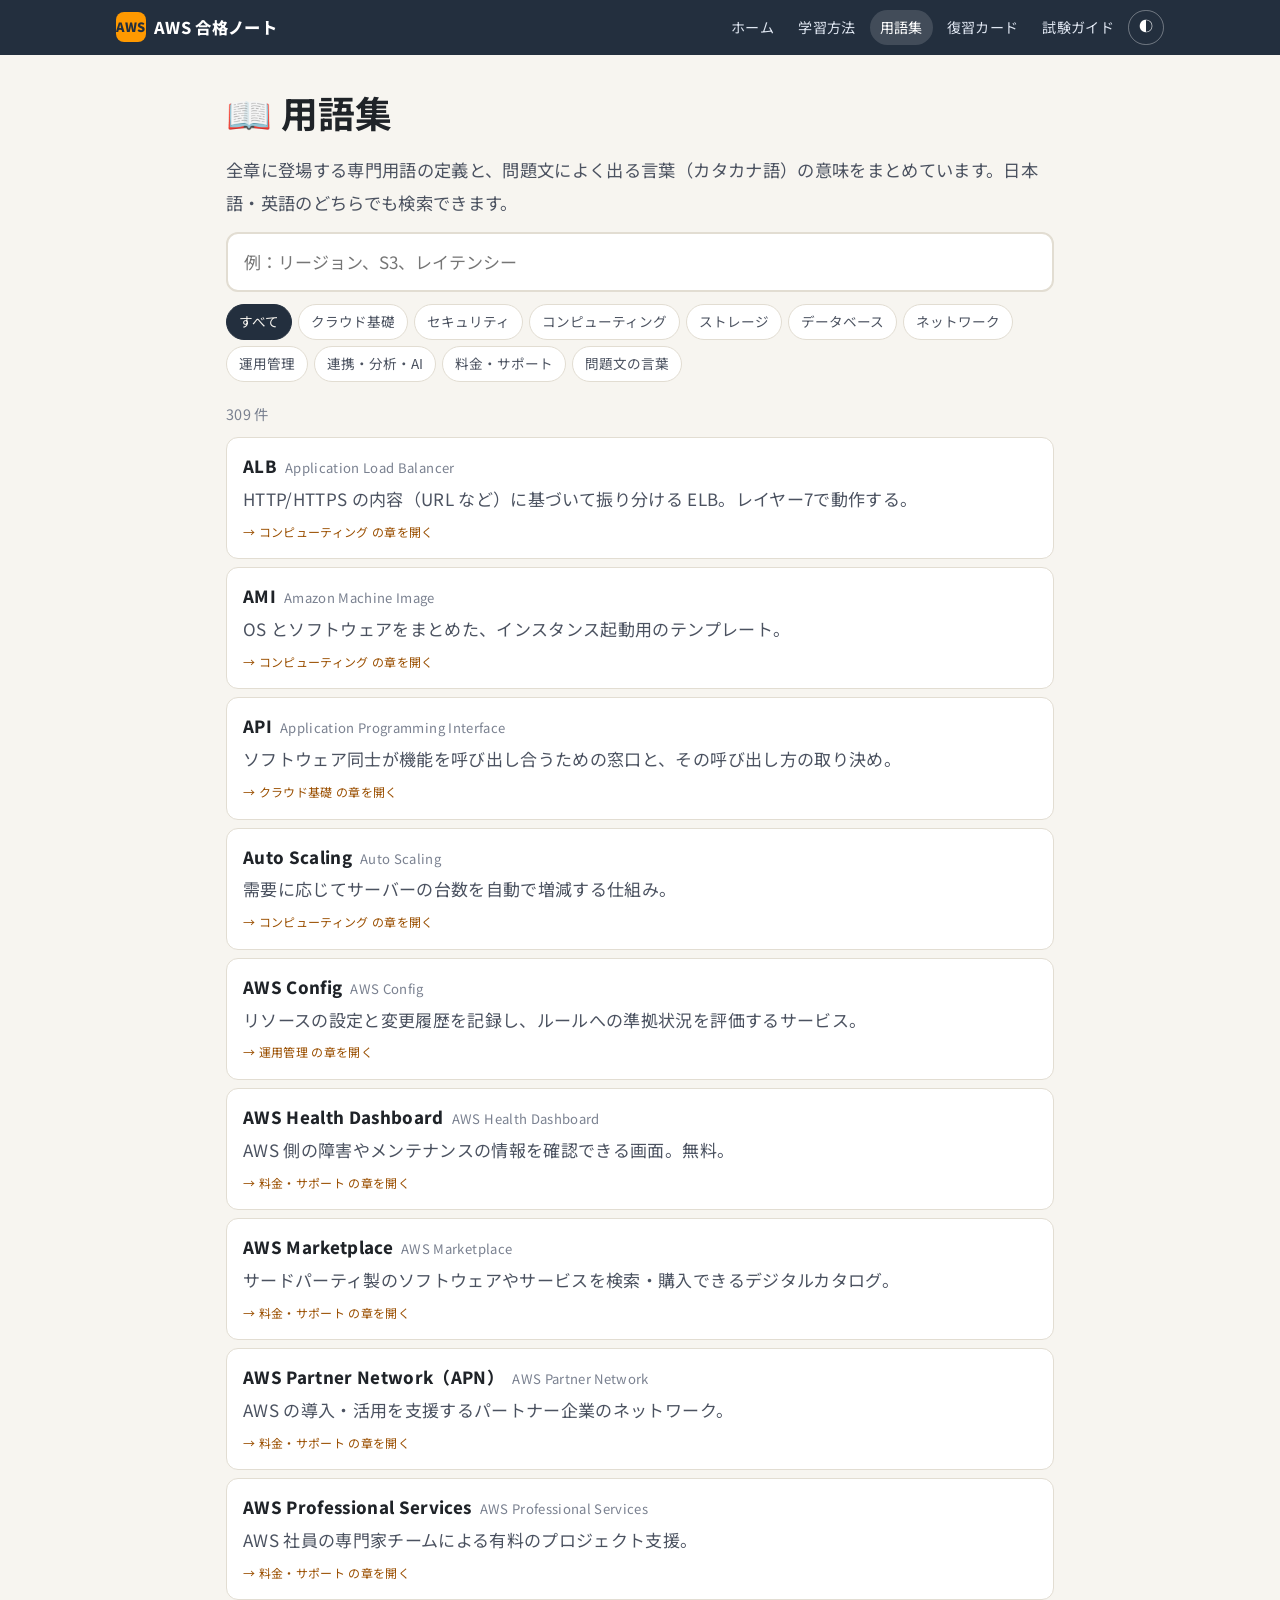
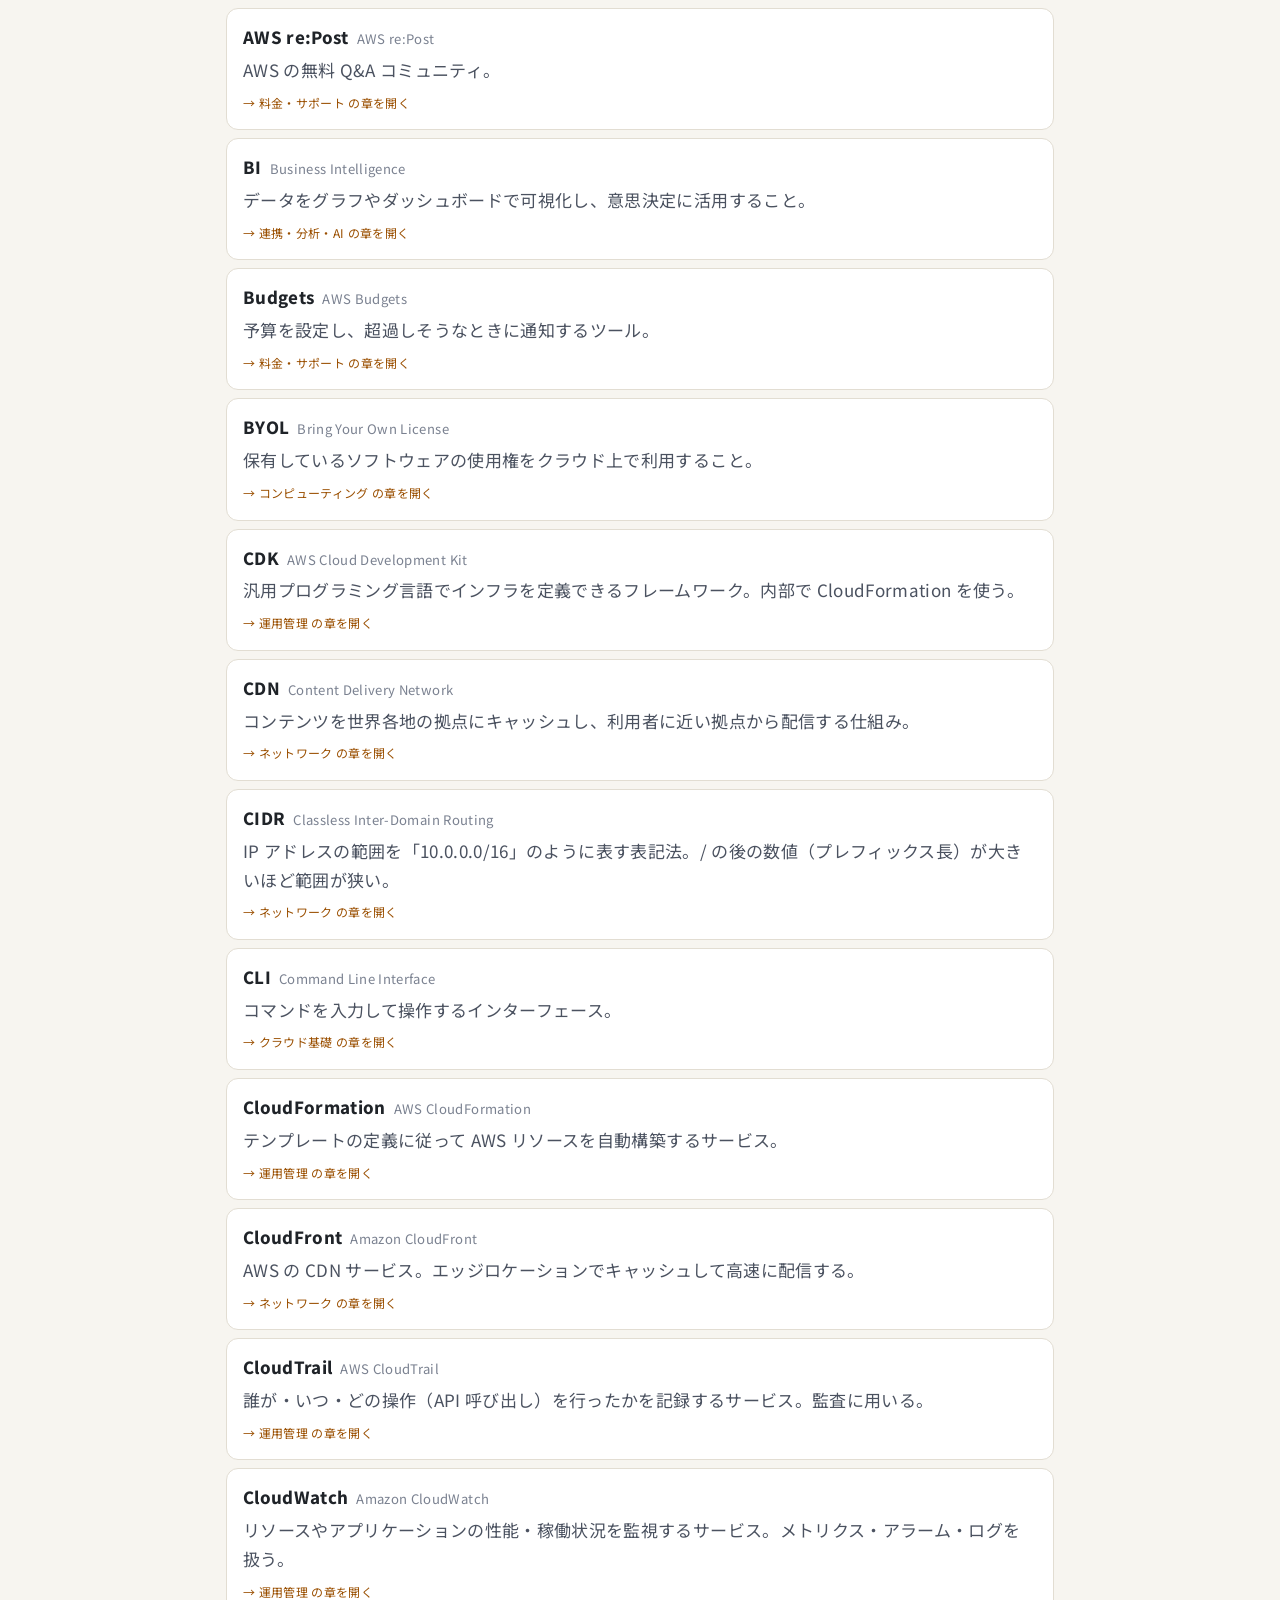
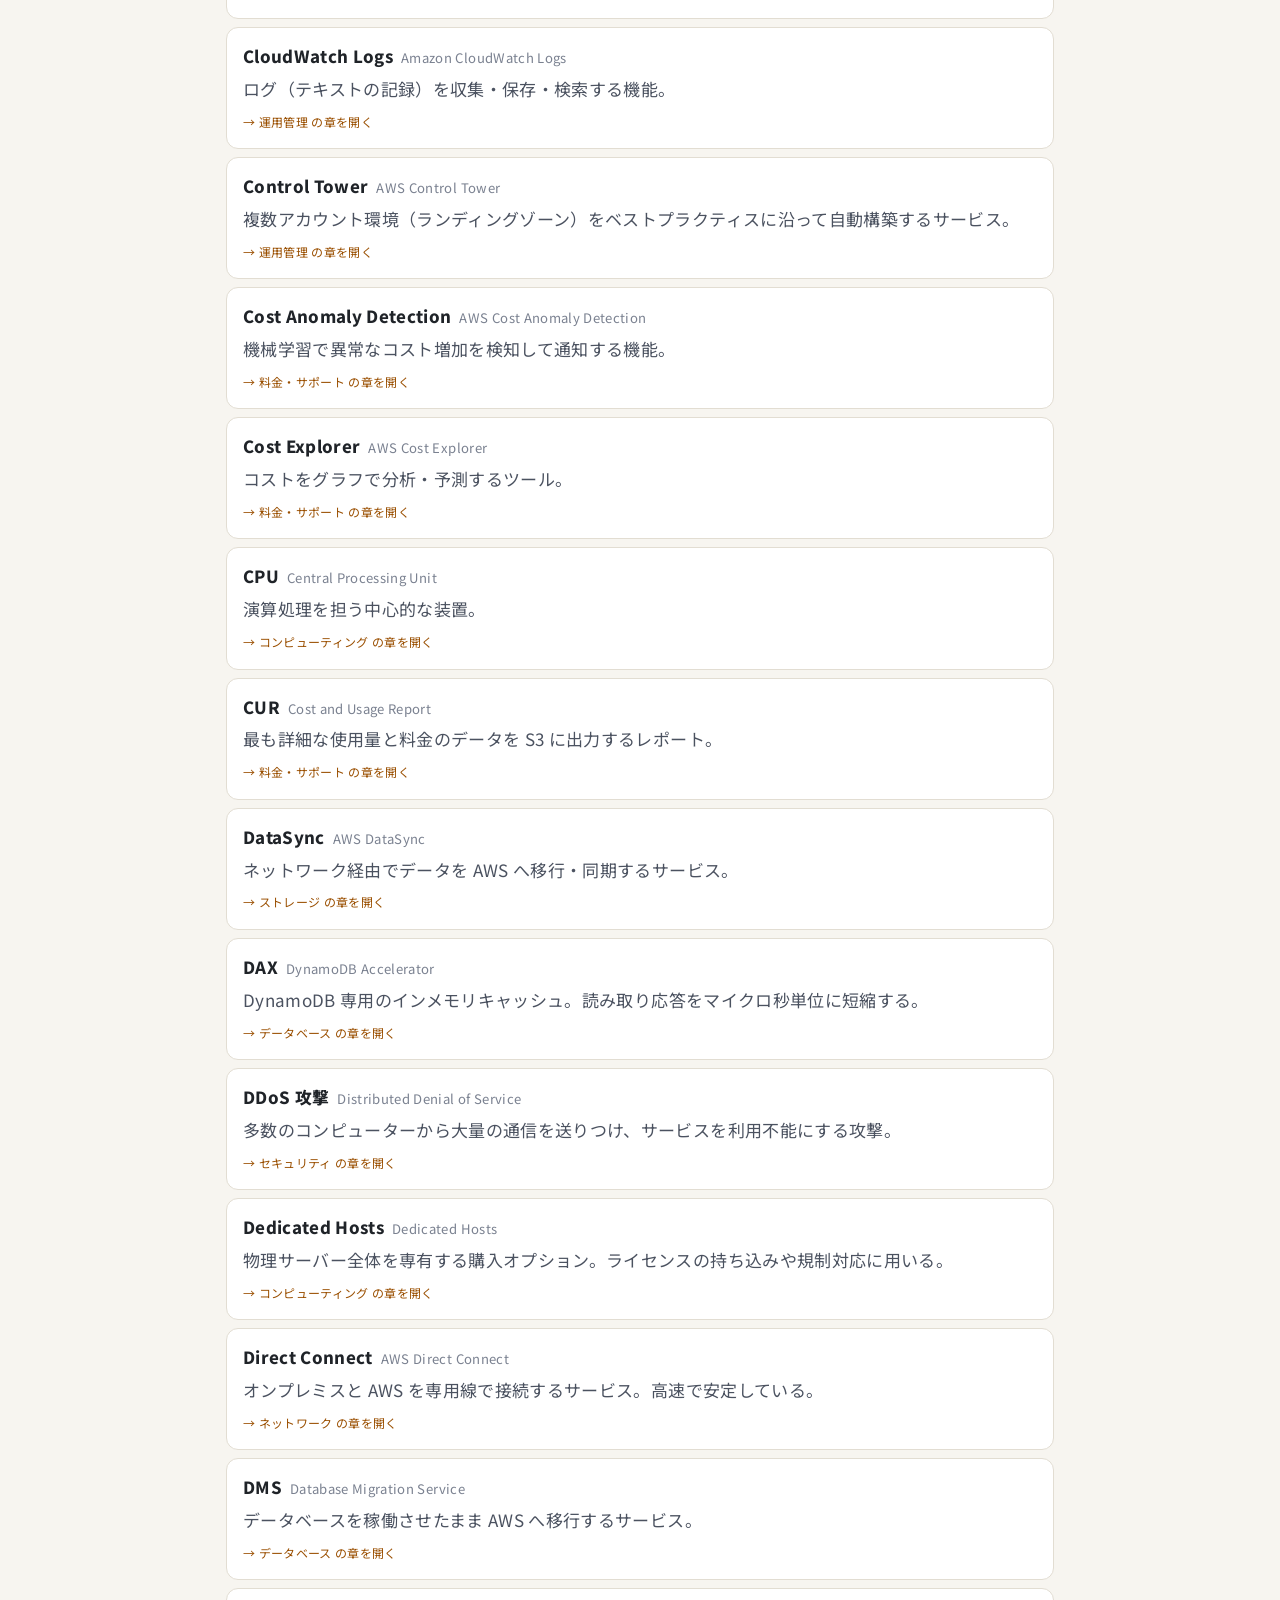
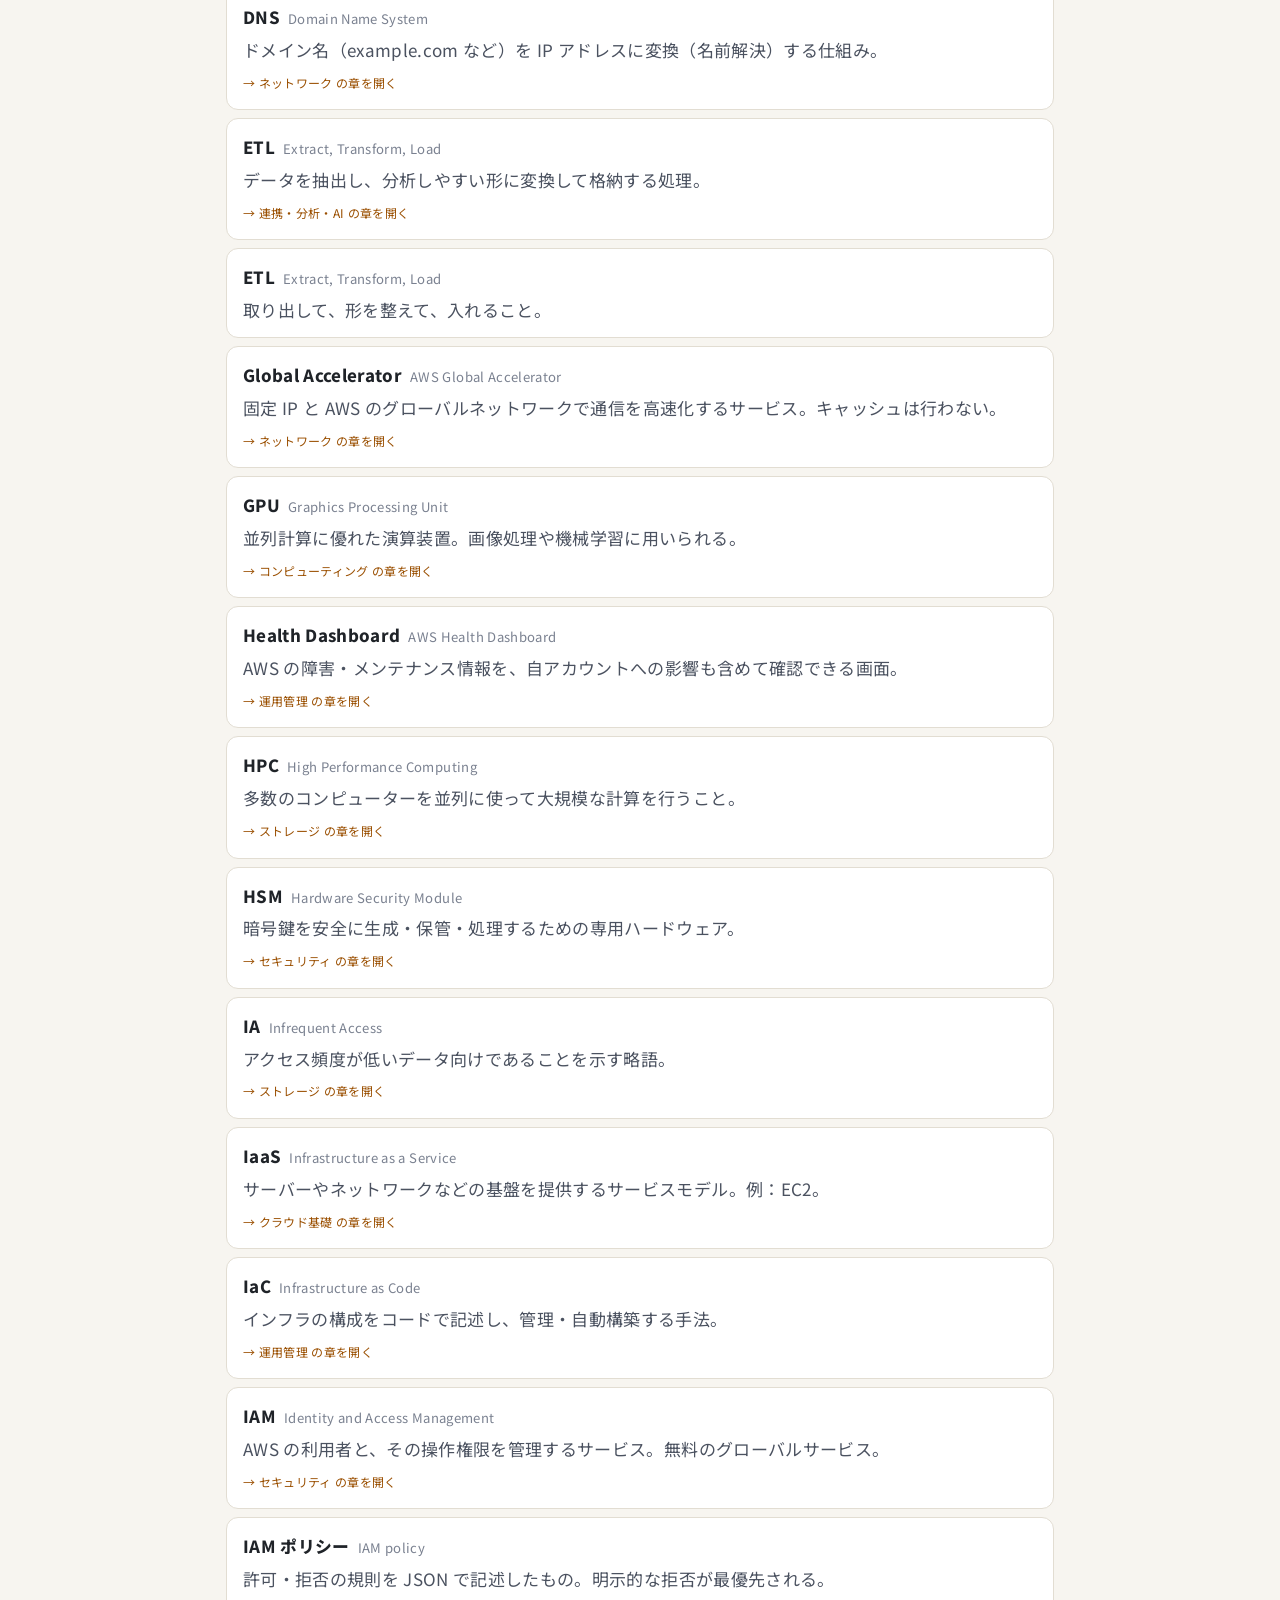
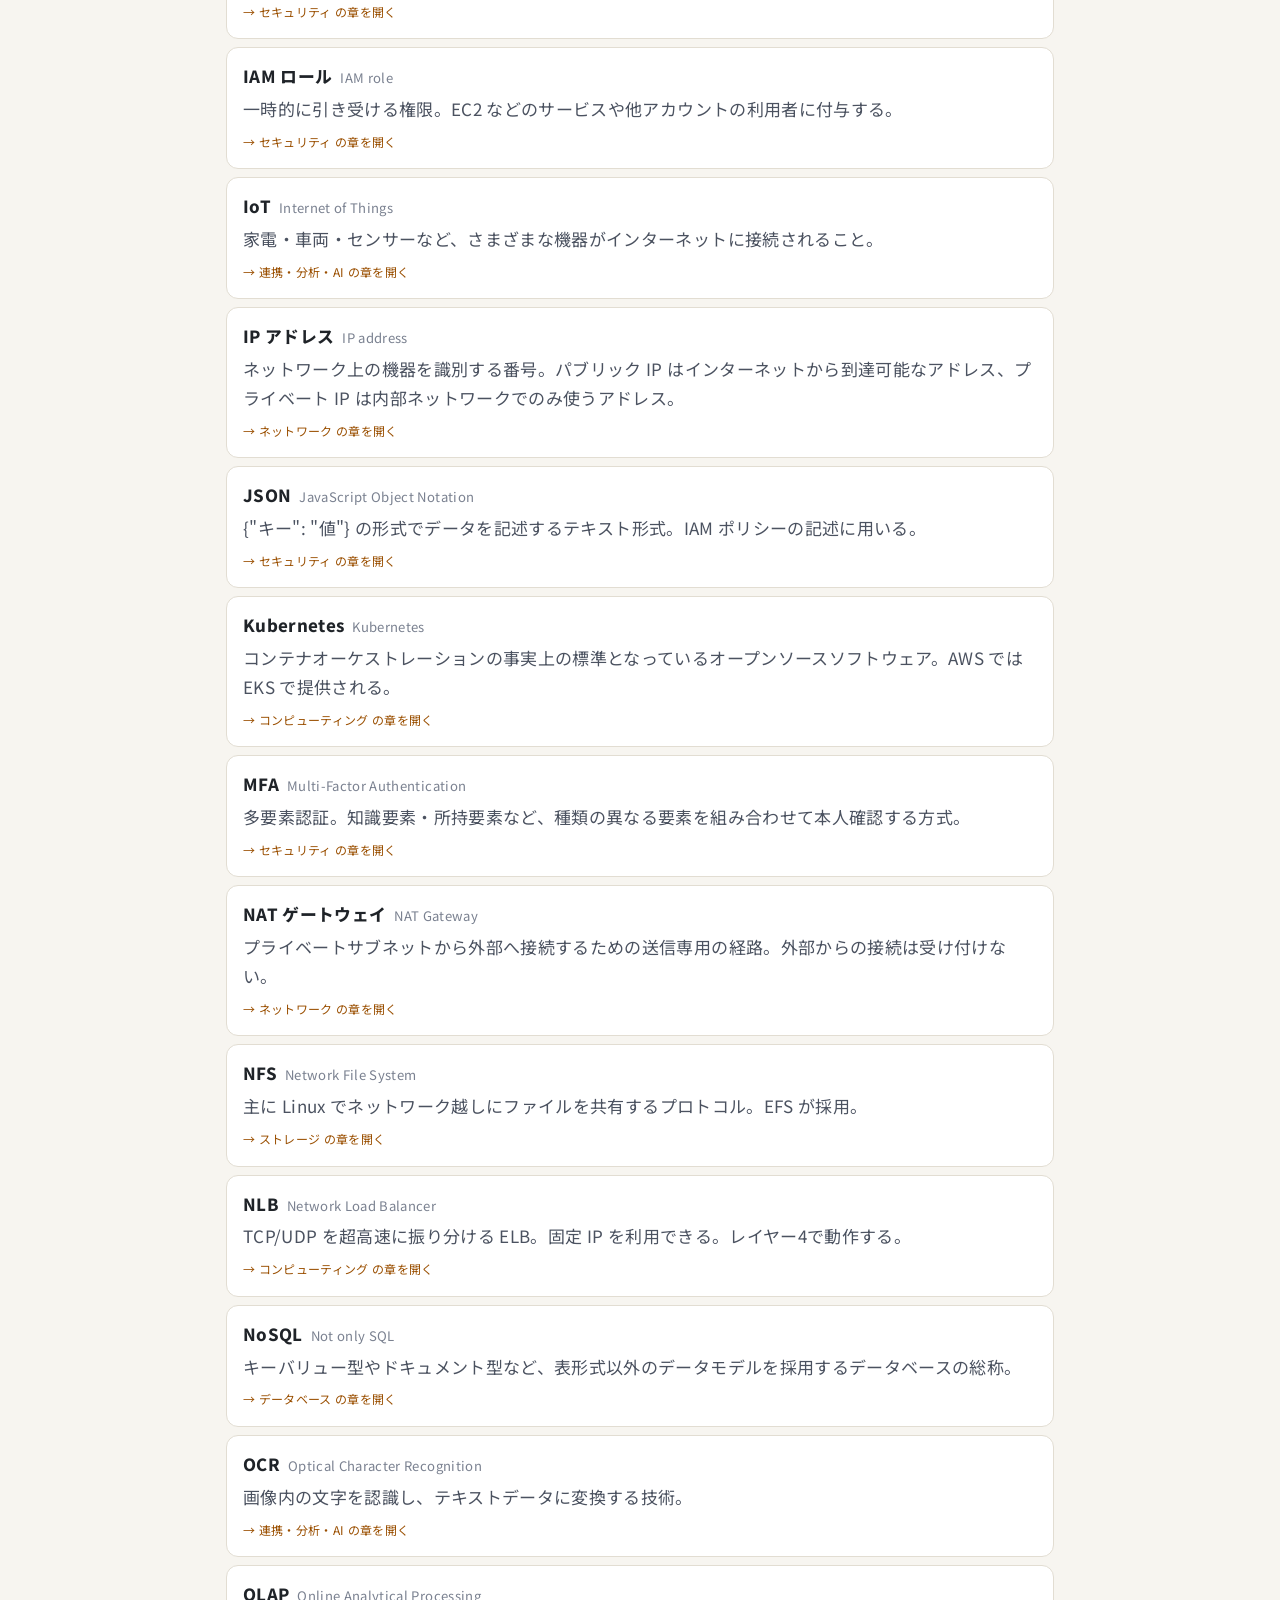
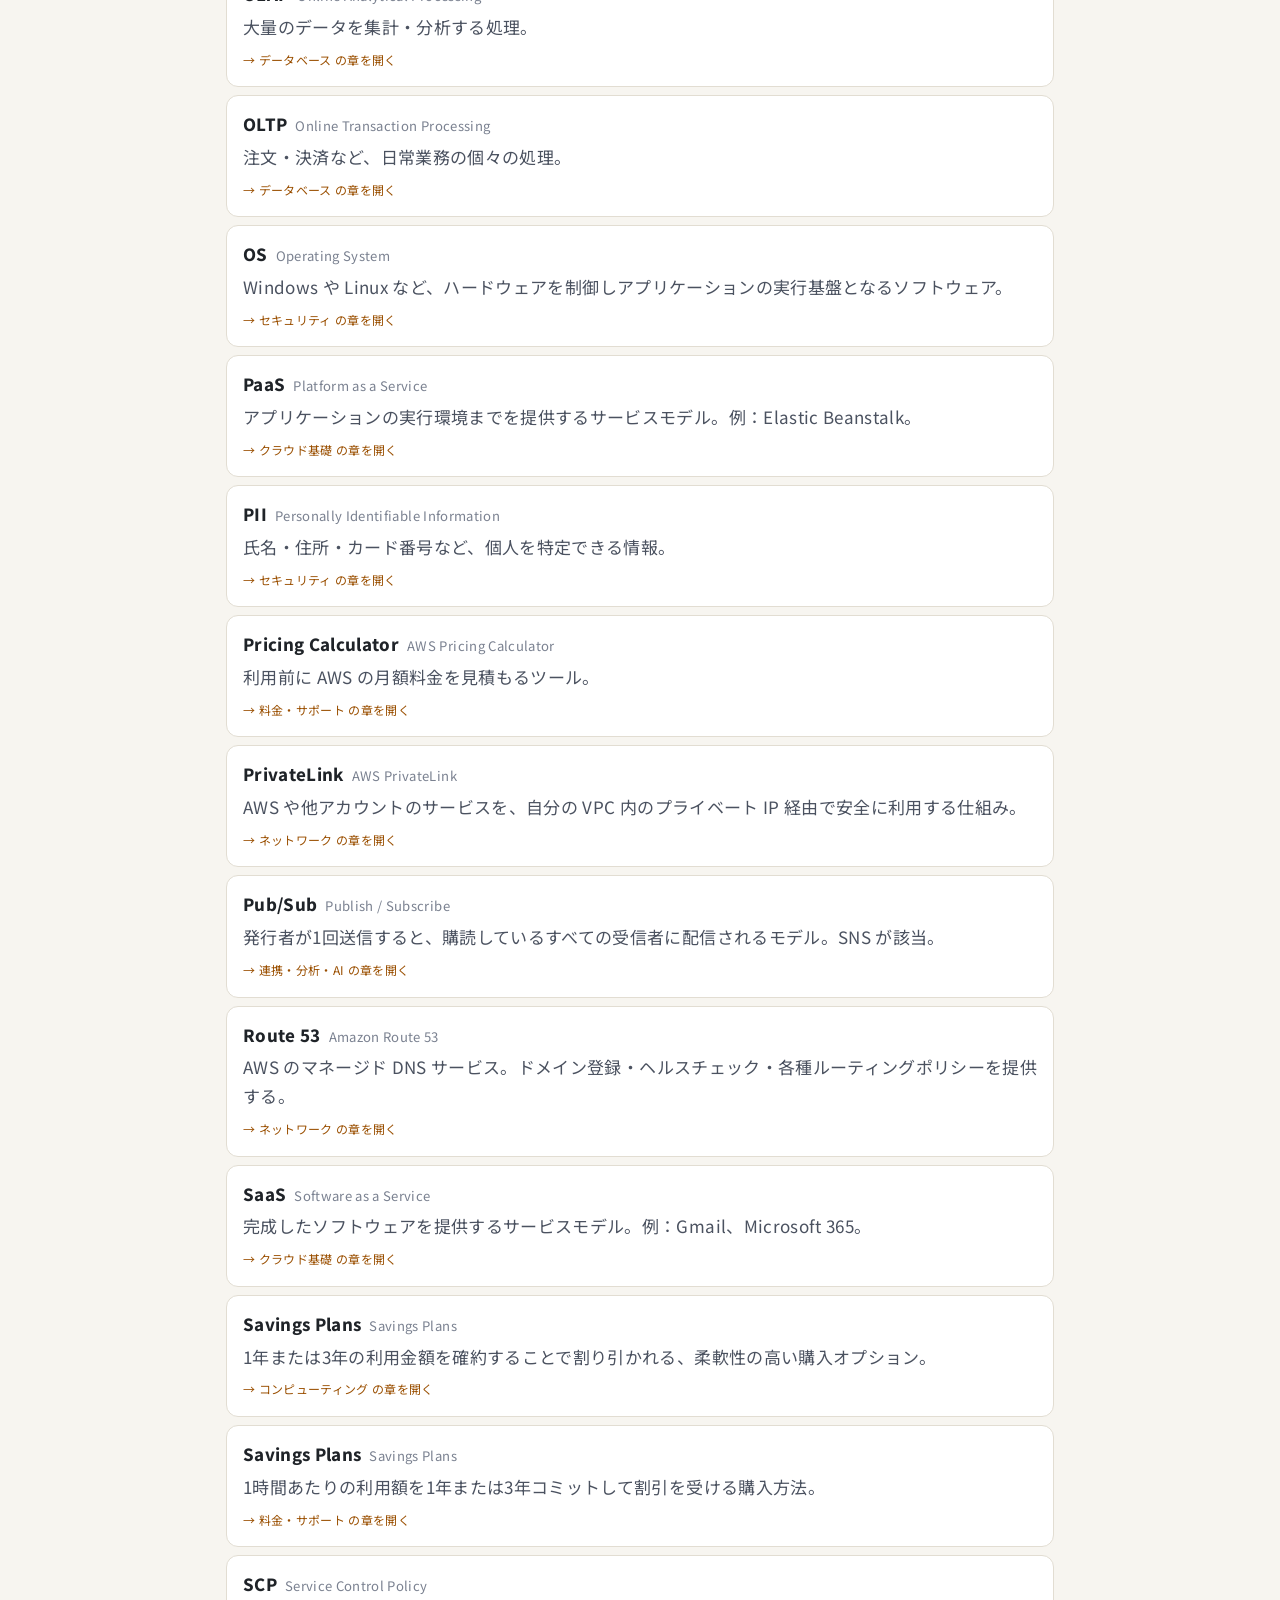
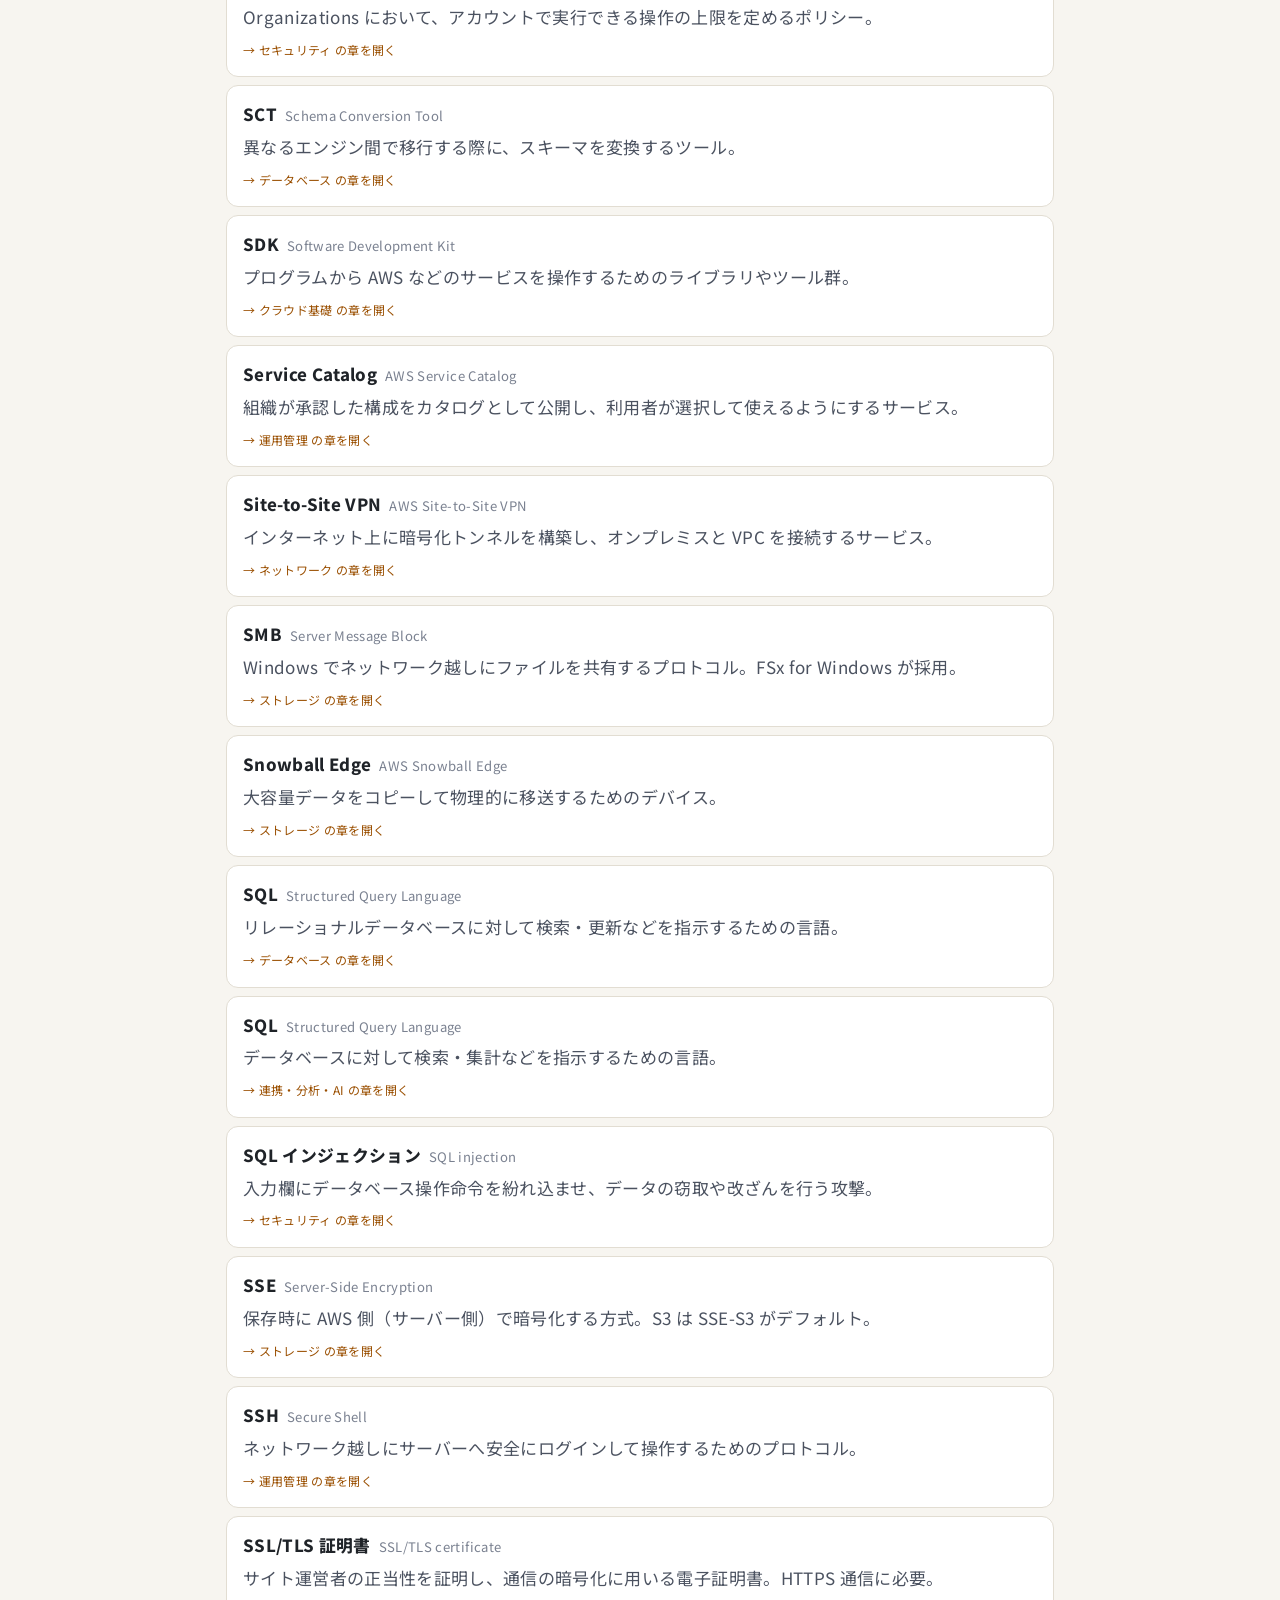
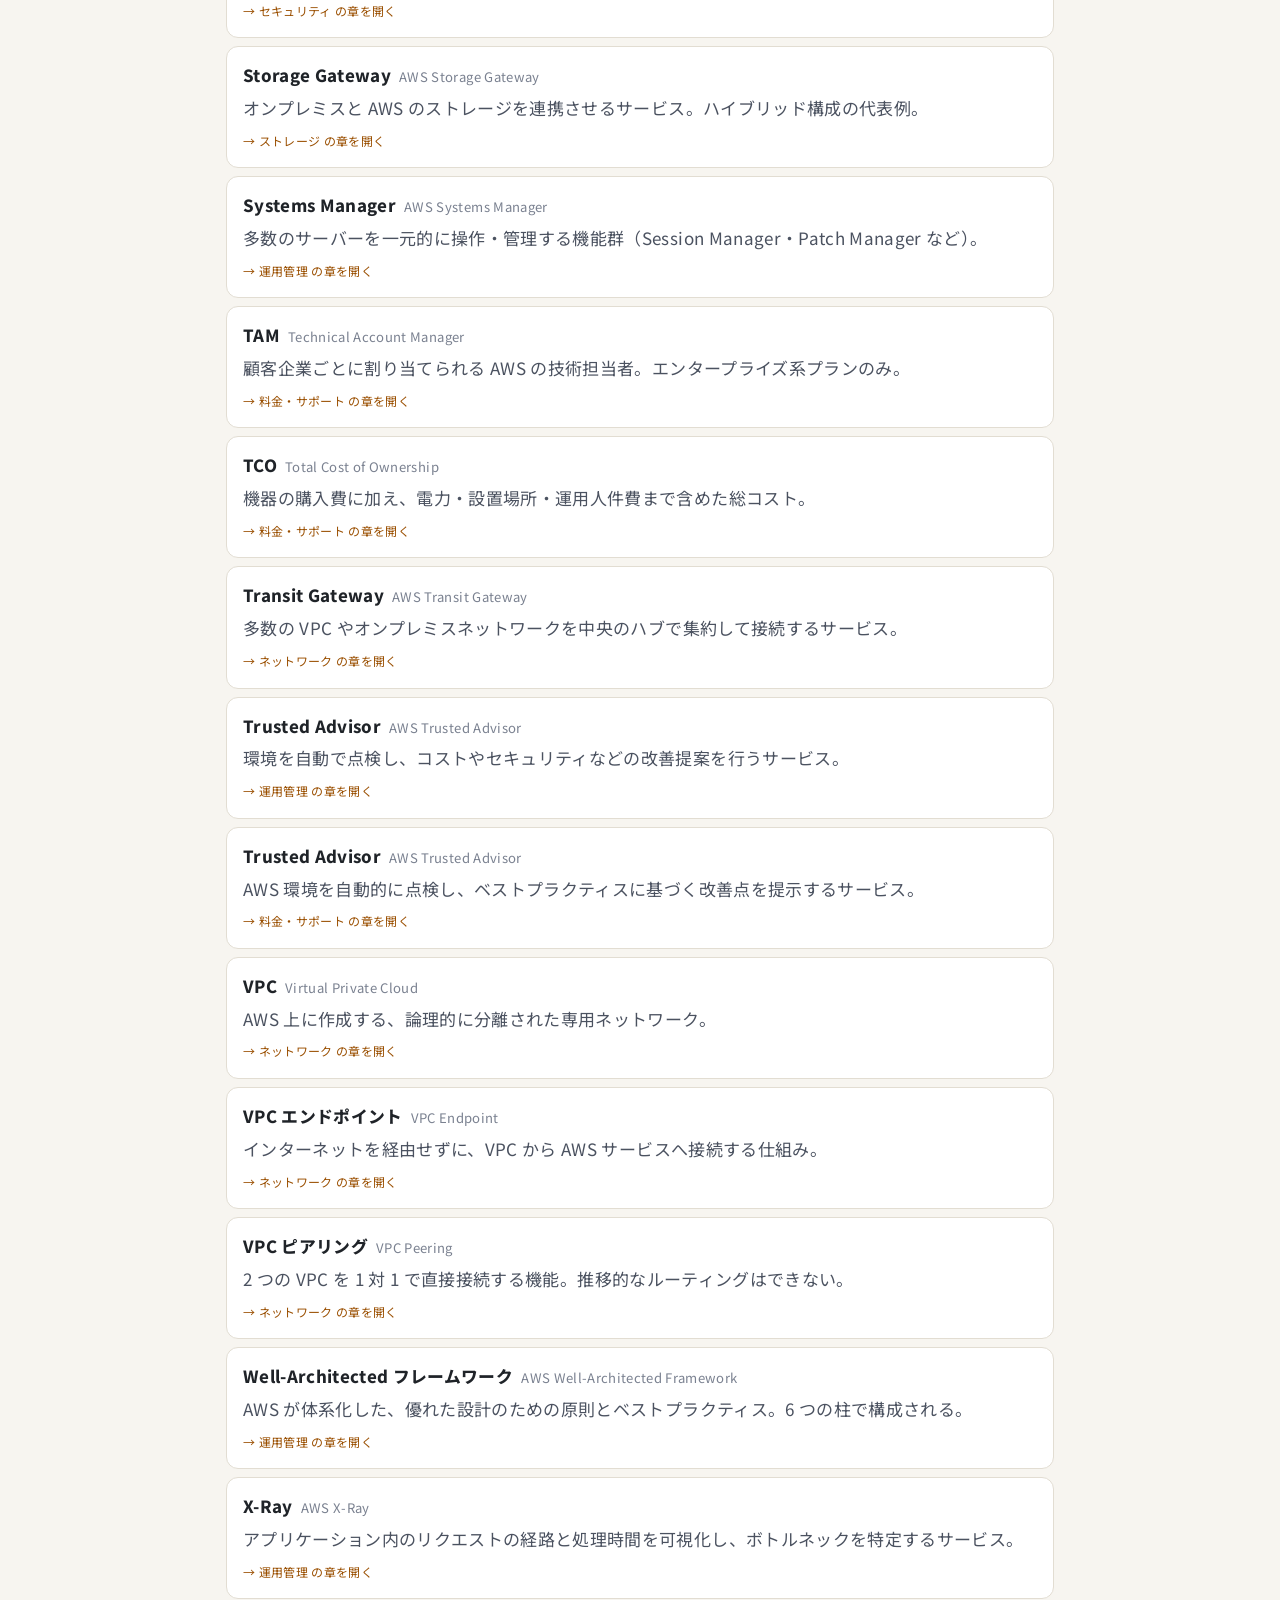
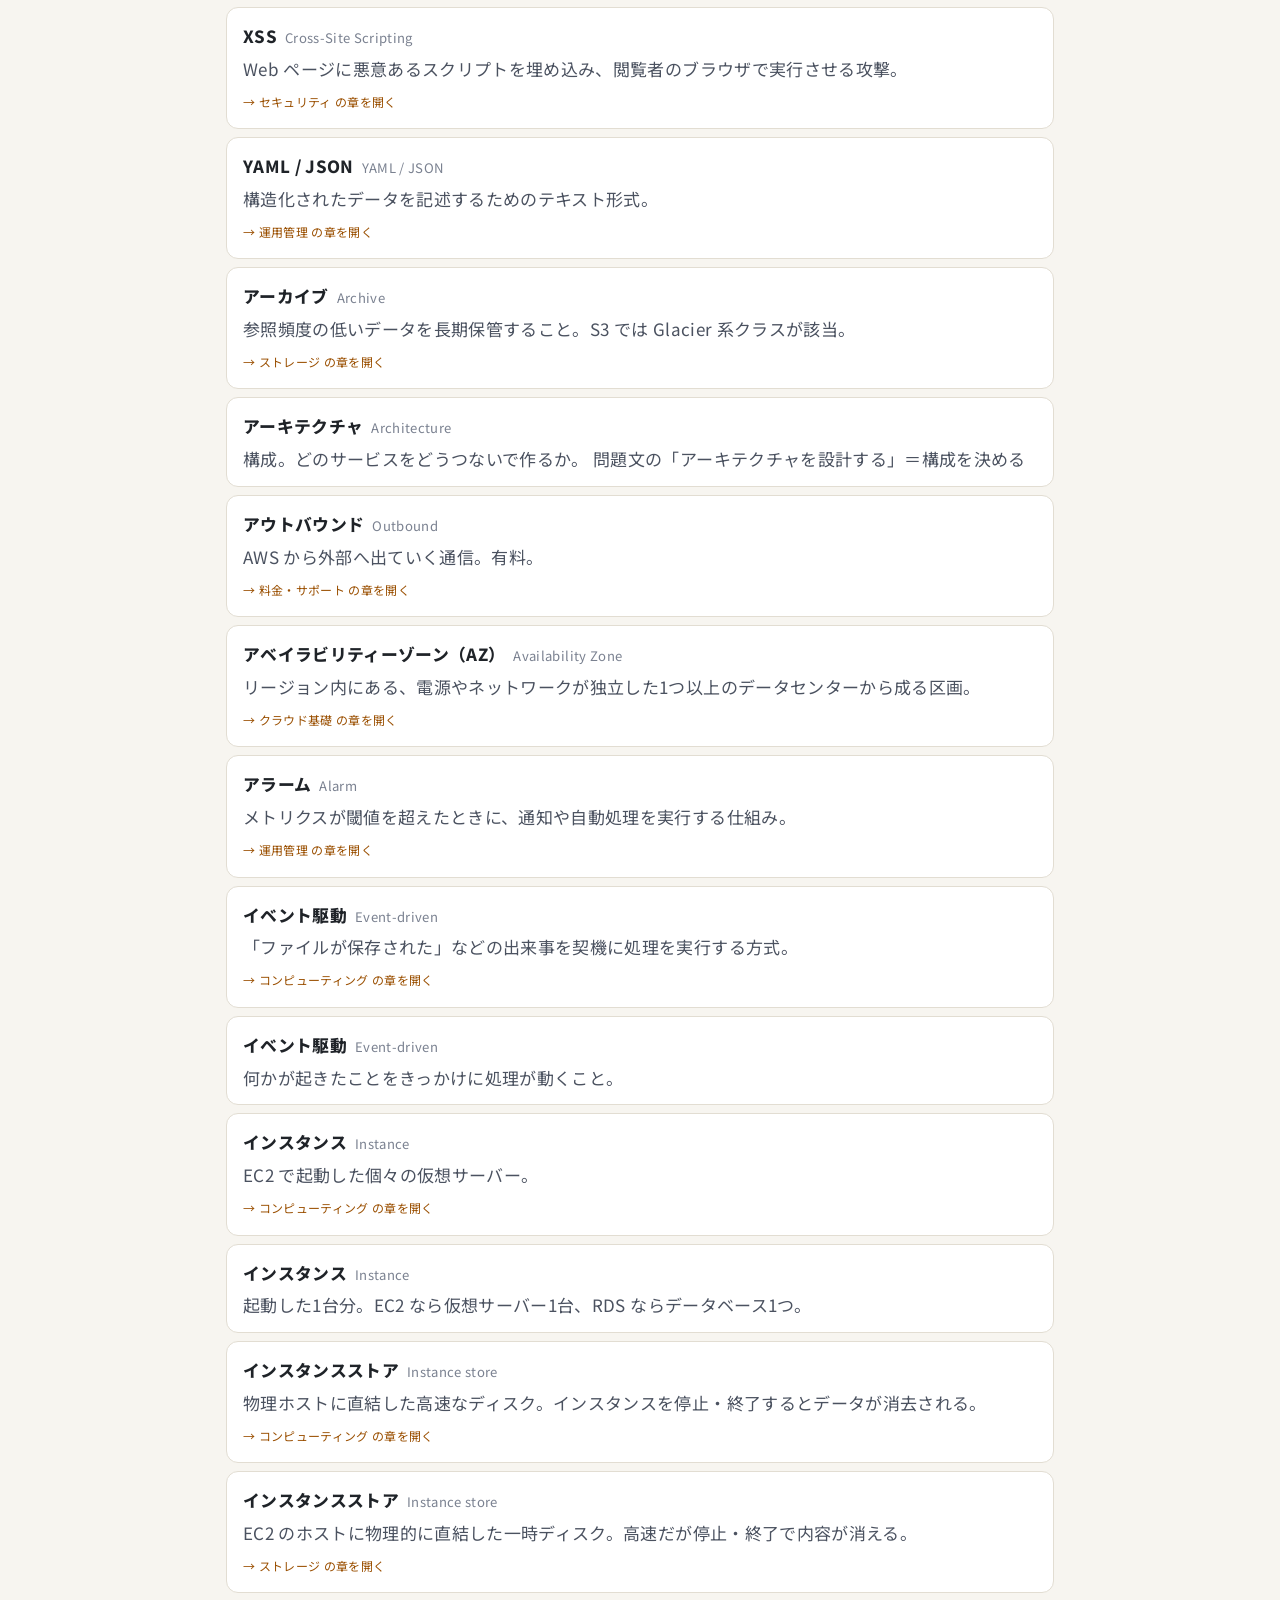
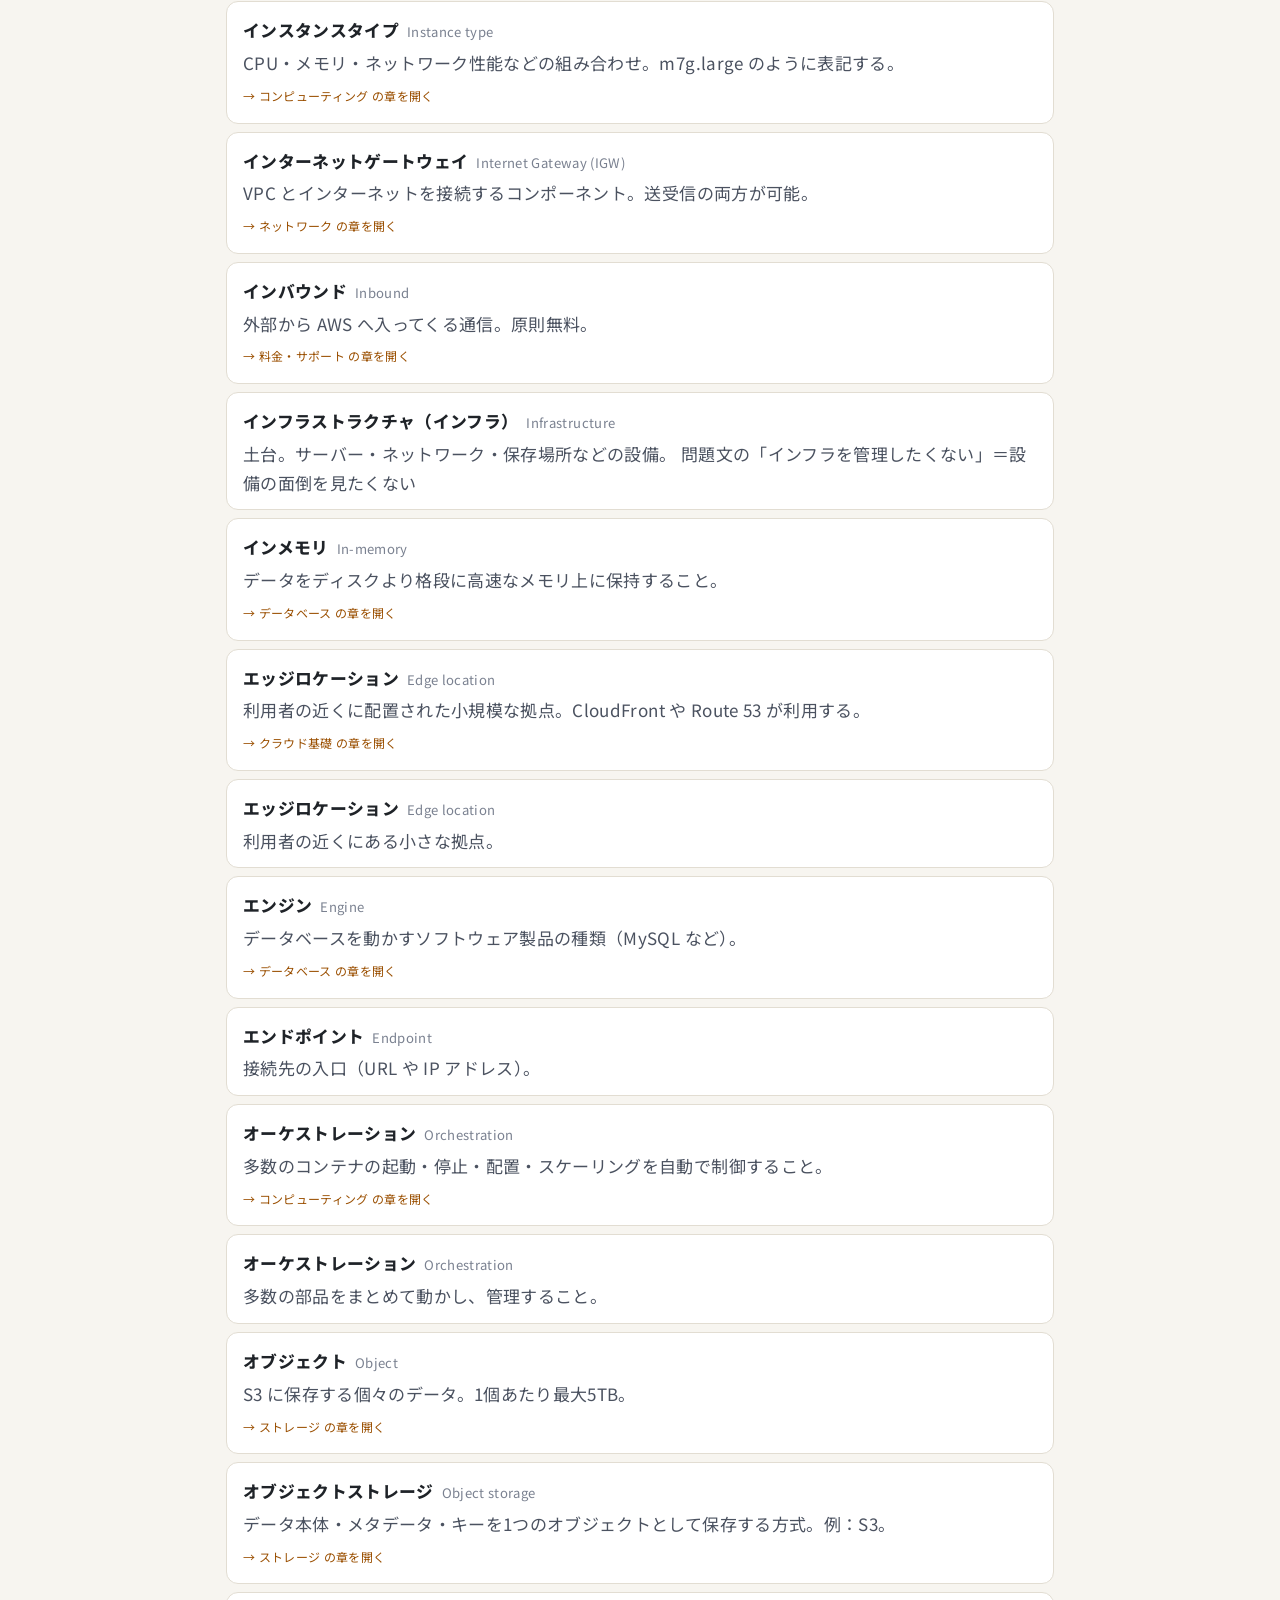
<file: docs/glossary.html>
<!doctype html>
<html lang="ja">
<head>
<meta charset="utf-8">
<meta name="viewport" content="width=device-width, initial-scale=1">
<title>用語集 | AWS 合格ノート</title>
<link rel="preconnect" href="https://fonts.googleapis.com">
<link href="https://fonts.googleapis.com/css2?family=Noto+Sans+JP:wght@400;700;800&display=swap" rel="stylesheet">
<link rel="stylesheet" href="assets/style.css">
<style>
  .search { width: 100%; font: inherit; padding: 12px 16px; border-radius: 12px; border: 2px solid var(--line); background: var(--surface); color: var(--ink); }
  .search:focus { outline: none; border-color: var(--accent); }
  .filters { display: flex; gap: 6px; flex-wrap: wrap; margin: 12px 0 18px; }
  .chip { border: 1px solid var(--line); background: var(--surface); color: var(--ink-2); border-radius: 999px; padding: 4px 12px; font: inherit; font-size: .85rem; cursor: pointer; }
  .chip[aria-pressed="true"] { background: var(--navy); color: var(--bg); border-color: var(--navy); }
  .term-item { background: var(--surface); border: 1px solid var(--line); border-radius: 12px; padding: 12px 16px; margin: 8px 0; }
  .term-item .w { font-weight: 800; font-size: 1.05rem; }
  .term-item .r { color: var(--ink-3); font-size: .82rem; margin-left: 8px; }
  .term-item .m { color: var(--ink-2); margin-top: 2px; line-height: 1.7; }
  .term-item .c { font-size: .75rem; color: var(--accent-ink); text-decoration: none; }
</style>
</head>
<body data-root="./" data-page="glossary">
<main class="wrap">
<h1>📖 用語集</h1>
<p class="lead">全章に登場する専門用語の定義と、問題文によく出る言葉（カタカナ語）の意味をまとめています。日本語・英語のどちらでも検索できます。</p>
<input class="search" id="q" type="search" placeholder="例：リージョン、S3、レイテンシー" aria-label="用語を検索">
<div class="filters" id="filters"></div>
<p class="muted" id="count"></p>
<div id="list"></div>
</main>
<script src="assets/data/ch01.js"></script>
<script src="assets/data/ch02.js"></script>
<script src="assets/data/ch03.js"></script>
<script src="assets/data/ch04.js"></script>
<script src="assets/data/ch05.js"></script>
<script src="assets/data/ch06.js"></script>
<script src="assets/data/ch07.js"></script>
<script src="assets/data/ch08.js"></script>
<script src="assets/data/ch09.js"></script>
<script src="assets/data/words.js"></script>
<script src="assets/site.js"></script>
<script>
(function () {
  var data = (window.AWSNOTE && AWSNOTE.terms) || [];
  var chapters = (window.AWSNOTE_CHAPTERS || []).filter(function (c) { return c.id !== "method"; });
  var chTitle = {}; var chFile = {};
  chapters.forEach(function (c) { chTitle[c.id] = c.short; chFile[c.id] = c.file; });
  var current = "all";
  var filters = document.getElementById("filters");
  filters.innerHTML = '<button class="chip" data-ch="all" aria-pressed="true">すべて</button>' +
    chapters.map(function (c) { return '<button class="chip" data-ch="' + c.id + '" aria-pressed="false">' + c.short + "</button>"; }).join("") +
    '<button class="chip" data-ch="words" aria-pressed="false">問題文の言葉</button>';
  filters.addEventListener("click", function (e) {
    var b = e.target.closest(".chip"); if (!b) return;
    current = b.getAttribute("data-ch");
    filters.querySelectorAll(".chip").forEach(function (x) { x.setAttribute("aria-pressed", x === b ? "true" : "false"); });
    render();
  });
  function esc(s) { return String(s || "").replace(/[&<>"]/g, function (c) { return { "&": "&amp;", "<": "&lt;", ">": "&gt;", '"': "&quot;" }[c]; }); }
  var sorted = data.slice().sort(function (a, b) { return a.w.localeCompare(b.w, "ja"); });
  var input = document.getElementById("q");
  function render() {
    var q = input.value.trim().toLowerCase();
    var hits = sorted.filter(function (t) {
      if (current !== "all" && t.ch !== current) return false;
      if (!q) return true;
      return (t.w + " " + (t.r || "") + " " + t.m).toLowerCase().indexOf(q) >= 0;
    });
    document.getElementById("count").textContent = hits.length + " 件";
    document.getElementById("list").innerHTML = hits.map(function (t) {
      return '<div class="term-item"><span class="w">' + esc(t.w) + '</span><span class="r">' + esc(t.r) + "</span>" +
        '<div class="m">' + esc(t.m) + "</div>" +
        (chFile[t.ch] ? '<a class="c" href="chapters/' + chFile[t.ch] + '">→ ' + esc(chTitle[t.ch]) + " の章を開く</a>" : "") + "</div>";
    }).join("") || '<p class="muted">該当する用語はありません。</p>';
  }
  input.addEventListener("input", render);
  render();
})();
</script>
</body>
</html>
</file>
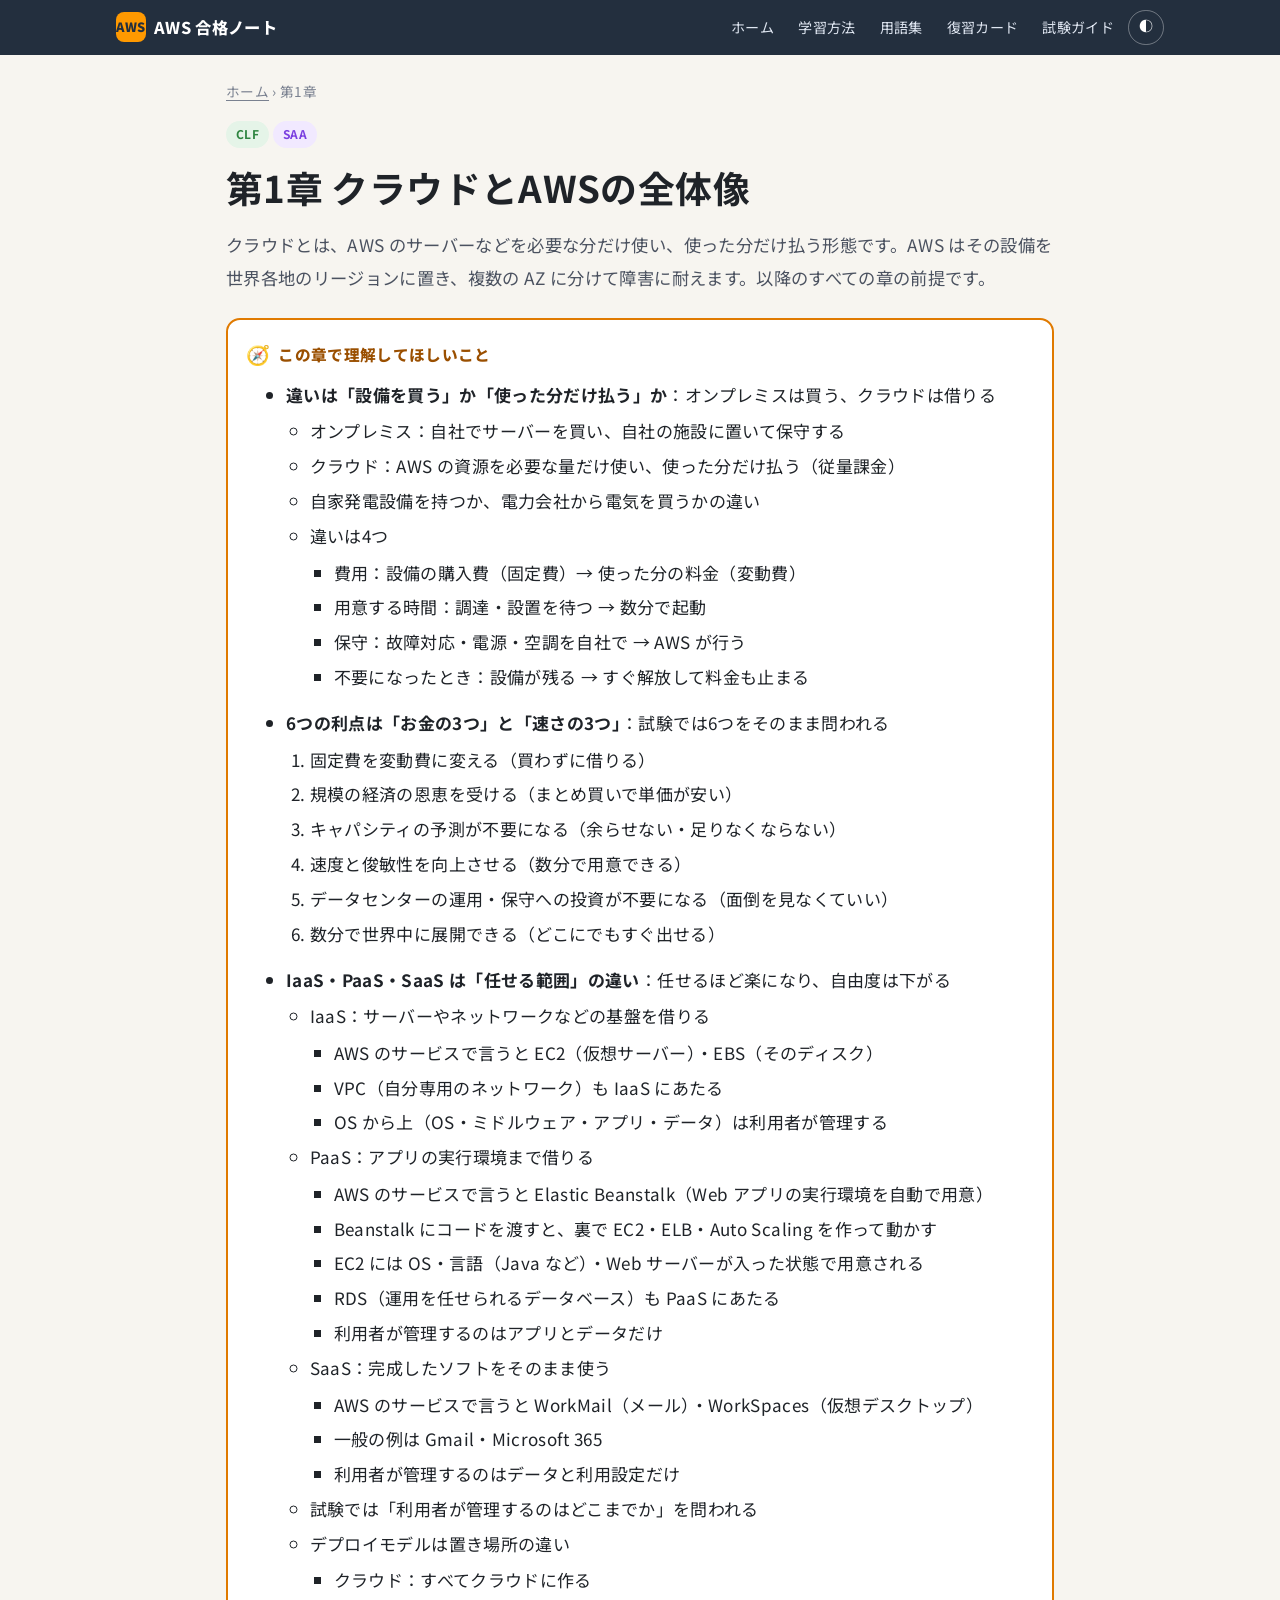
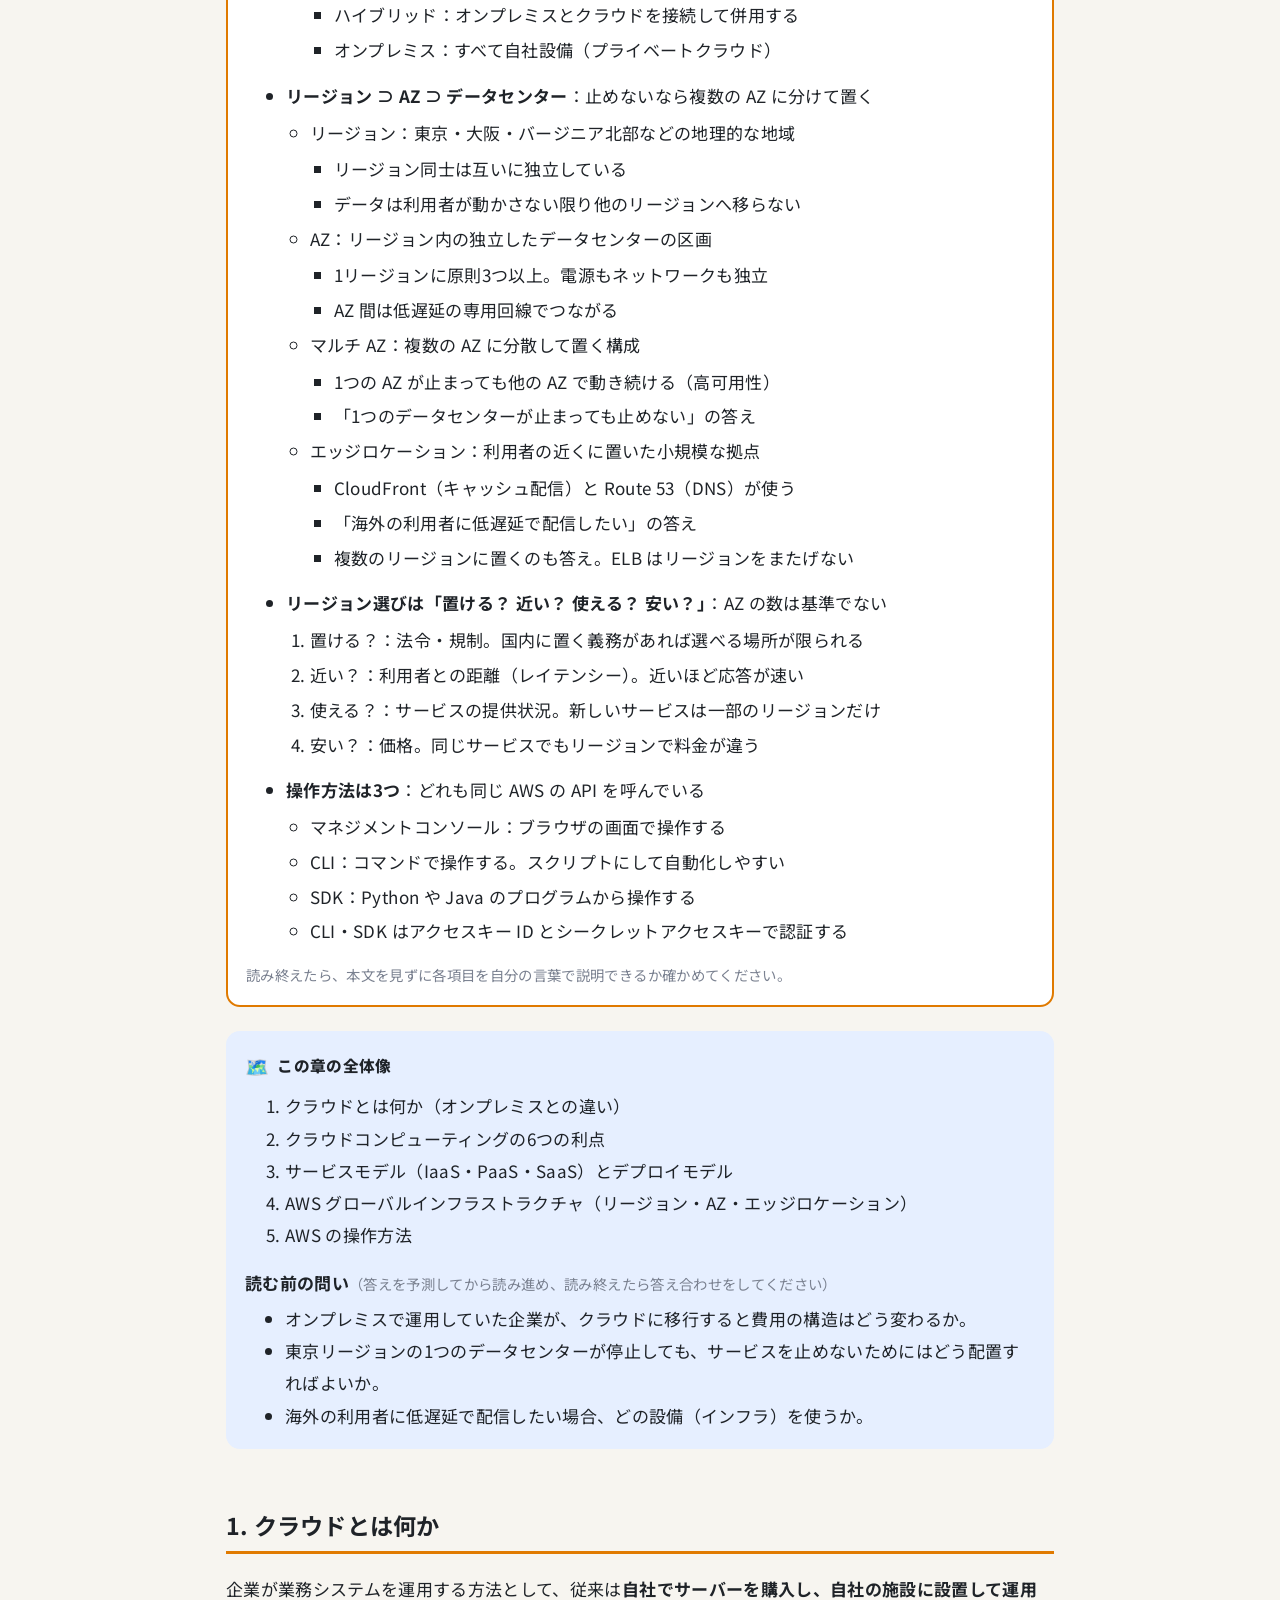
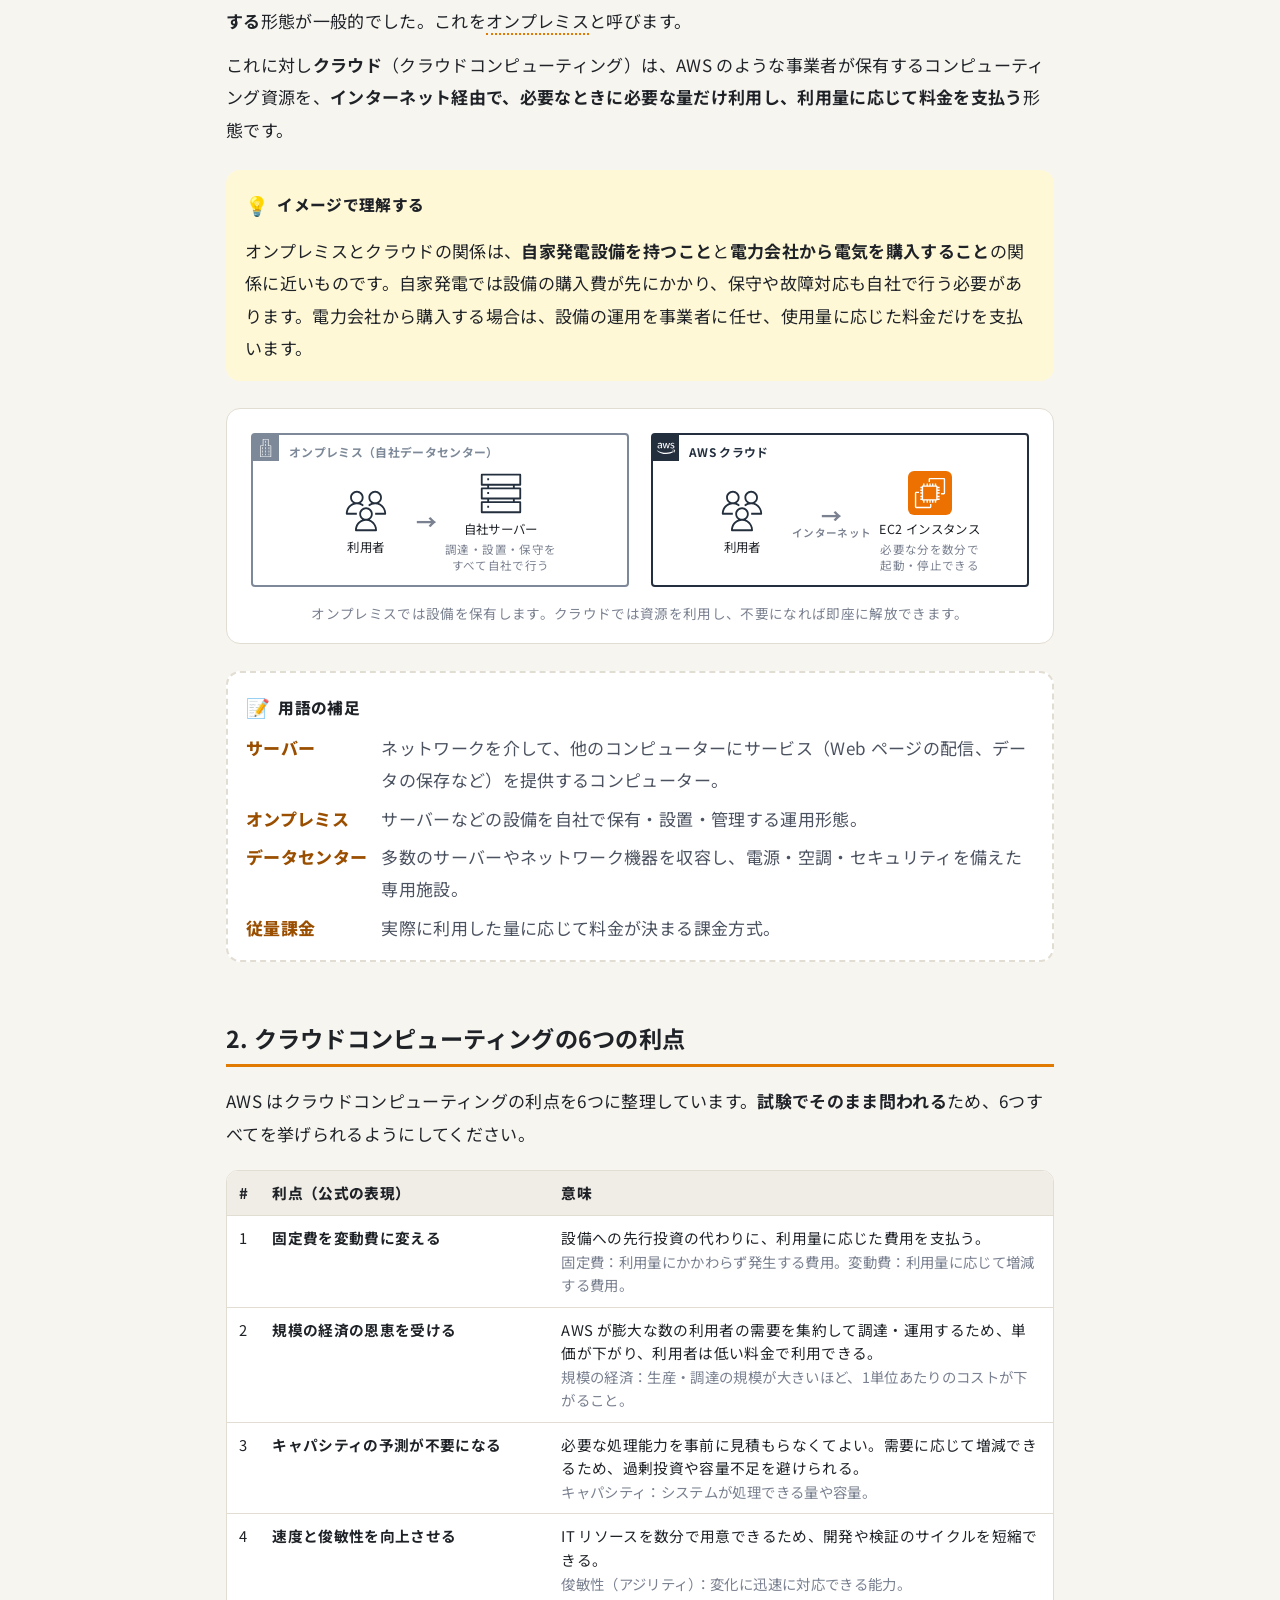
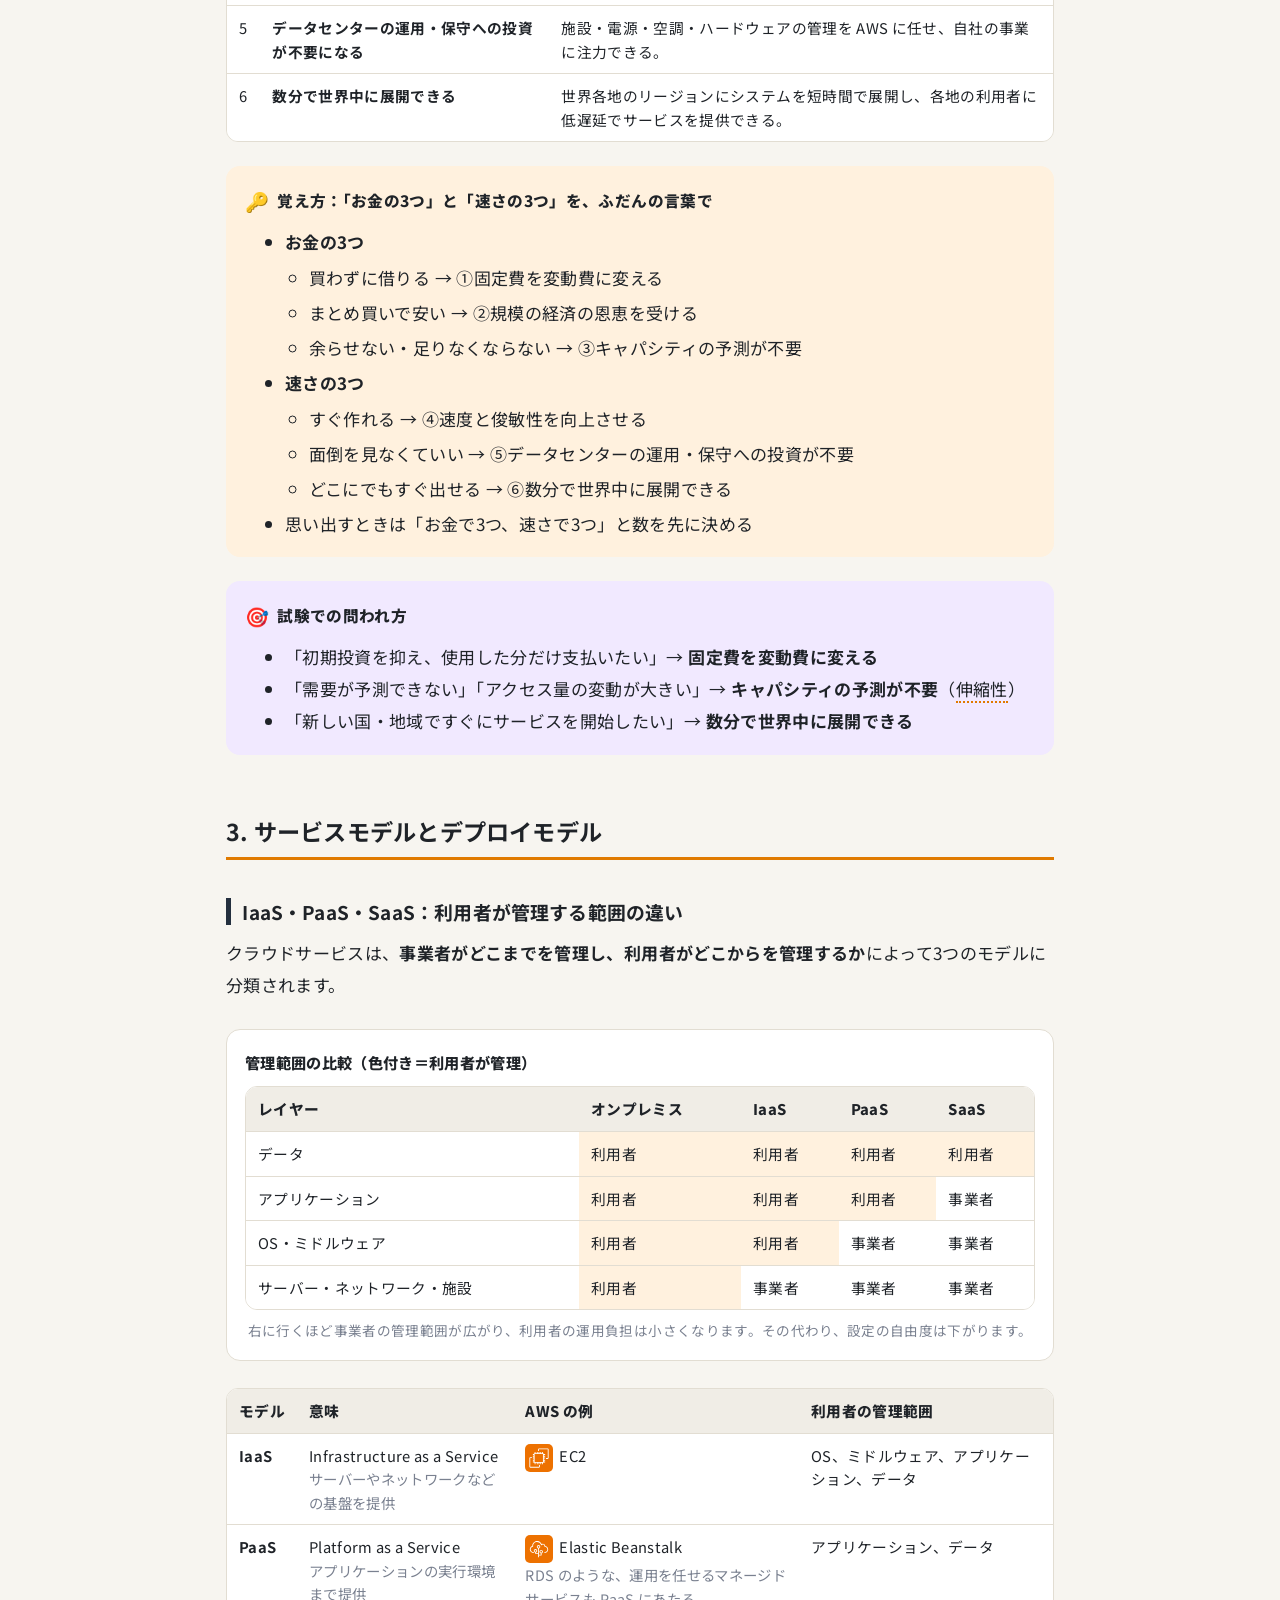
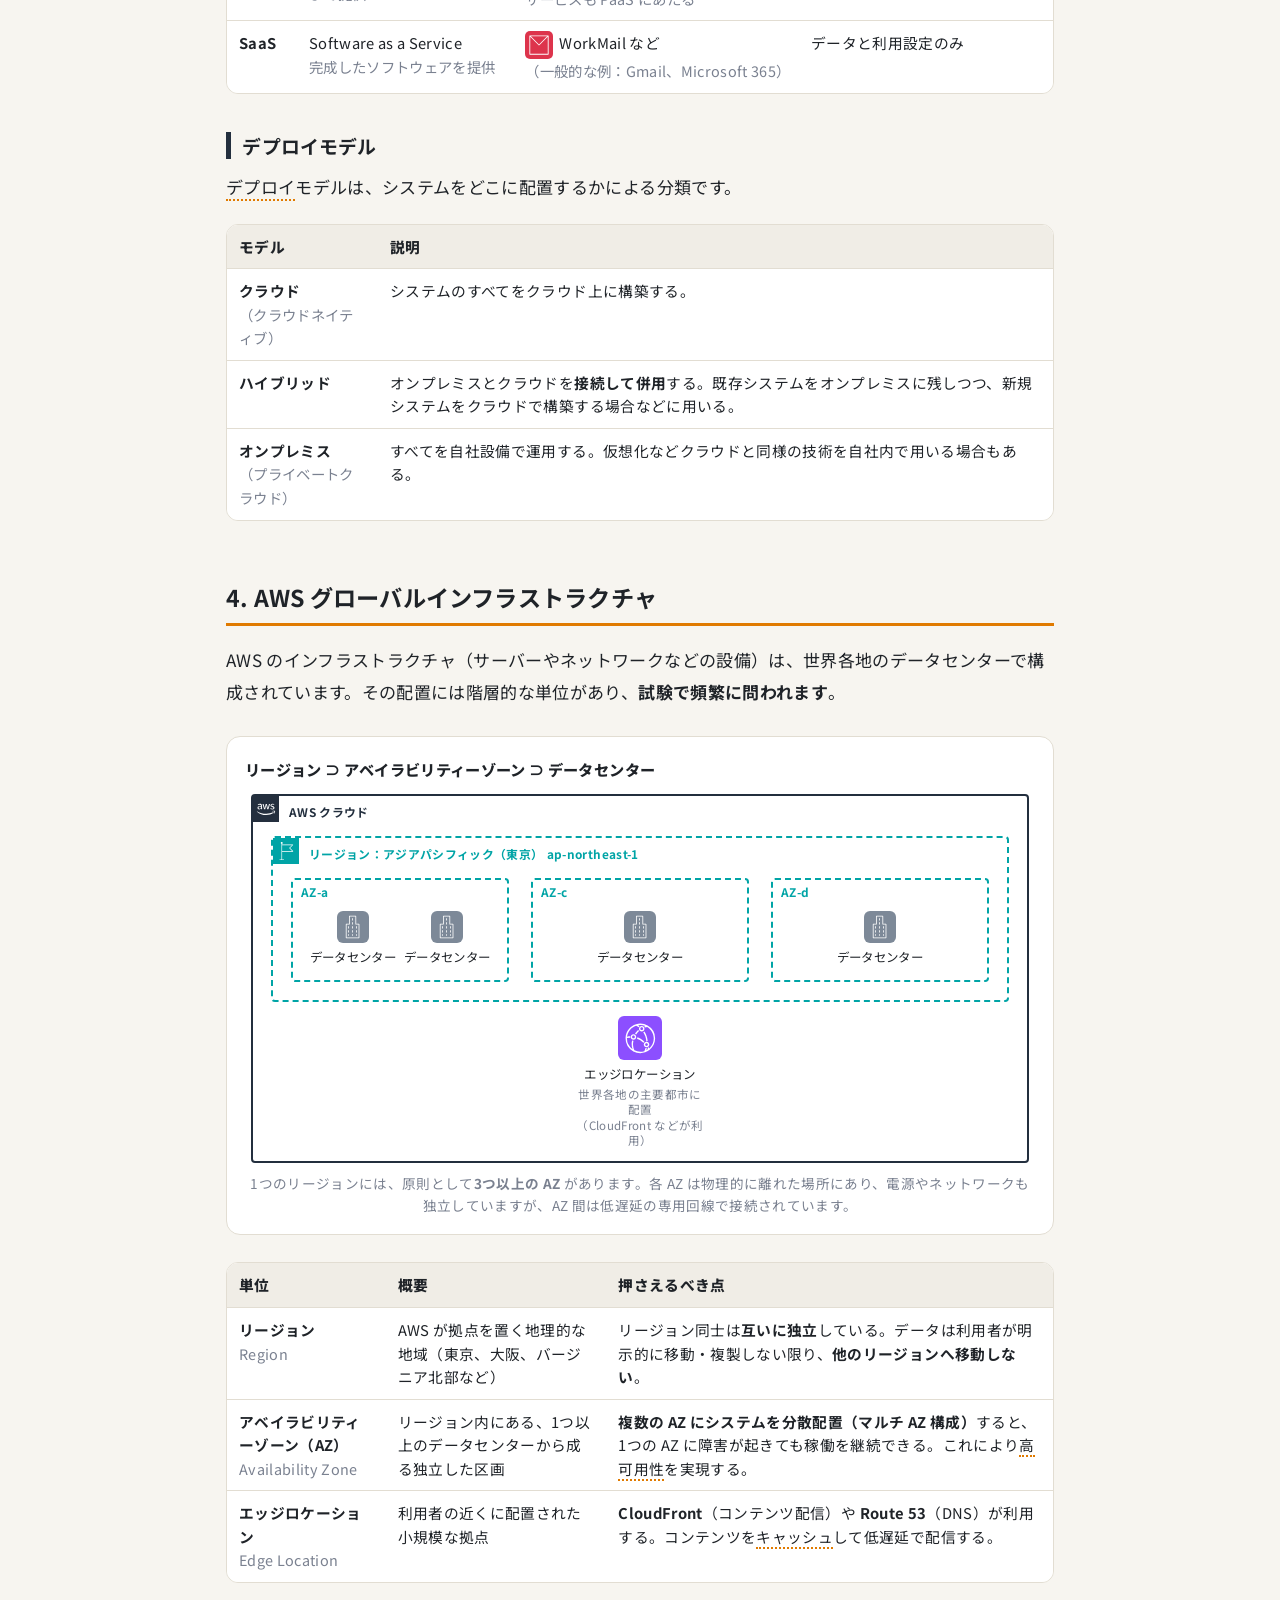
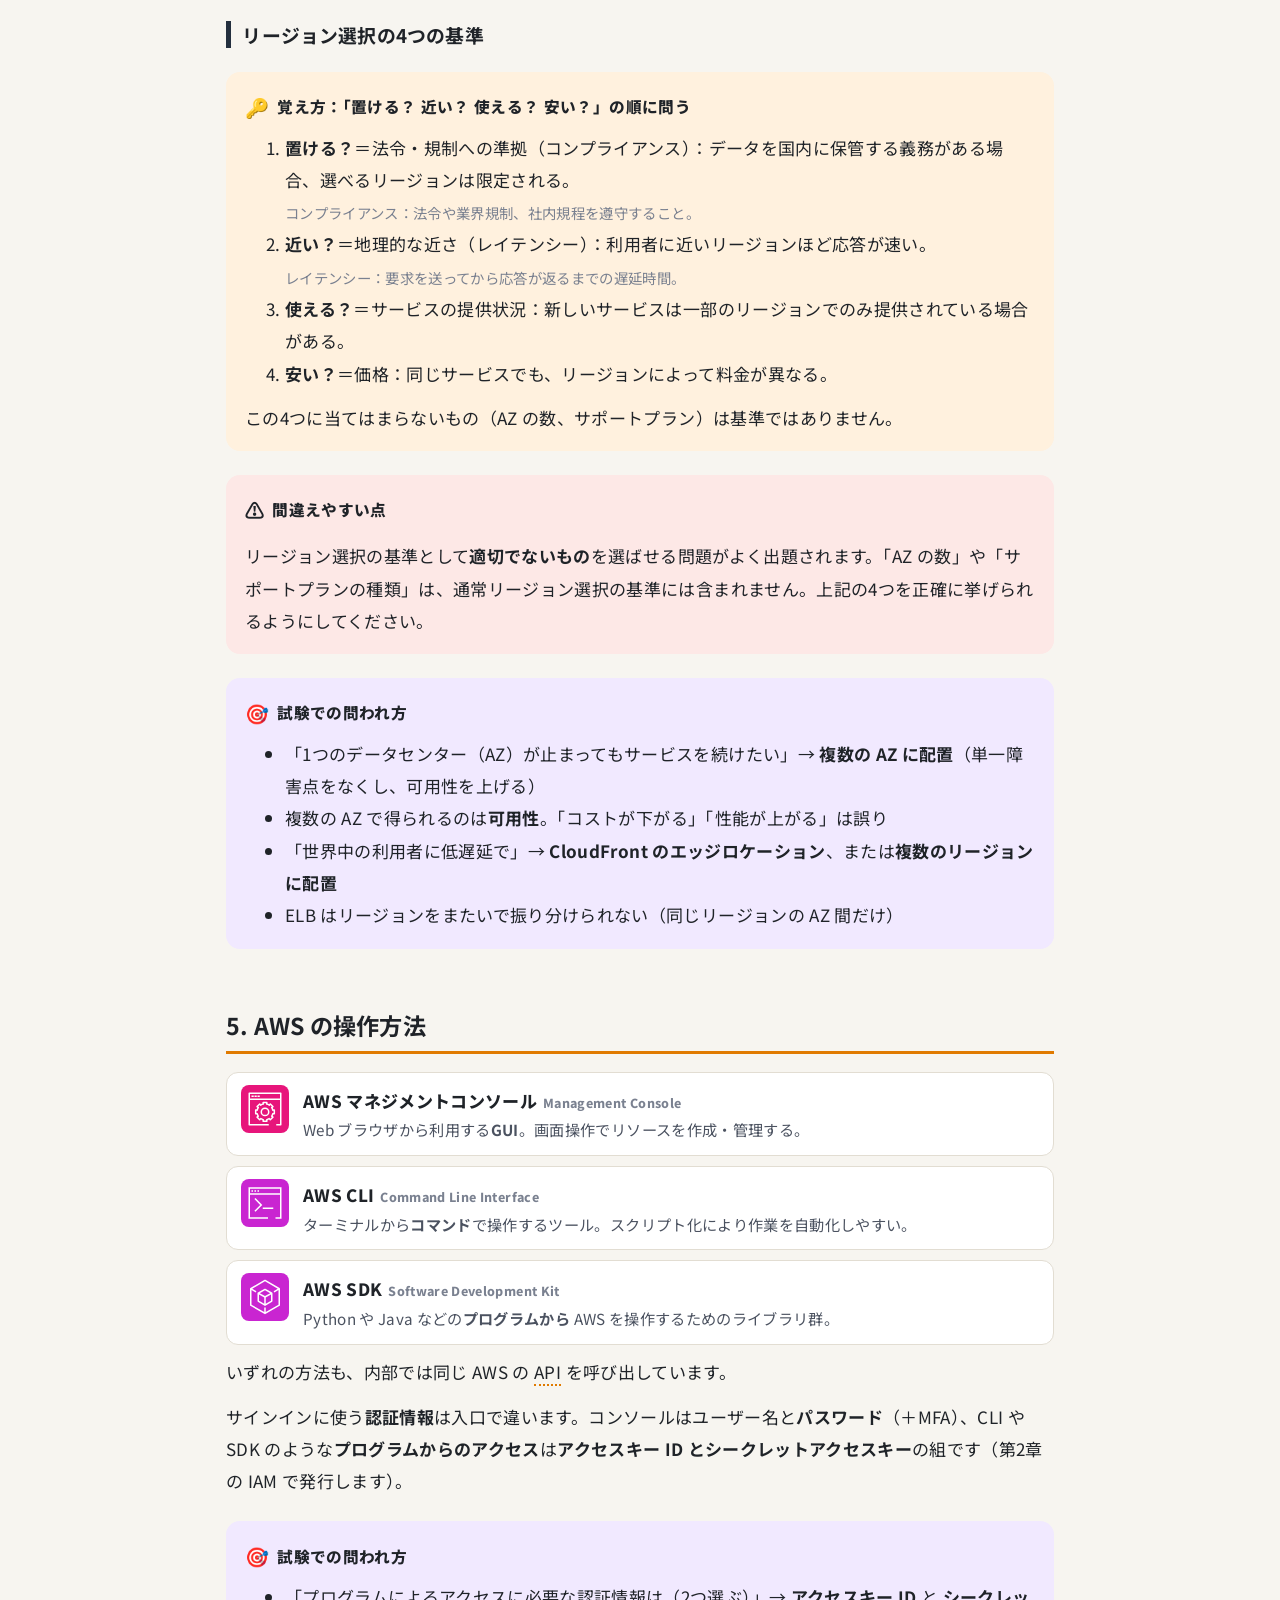
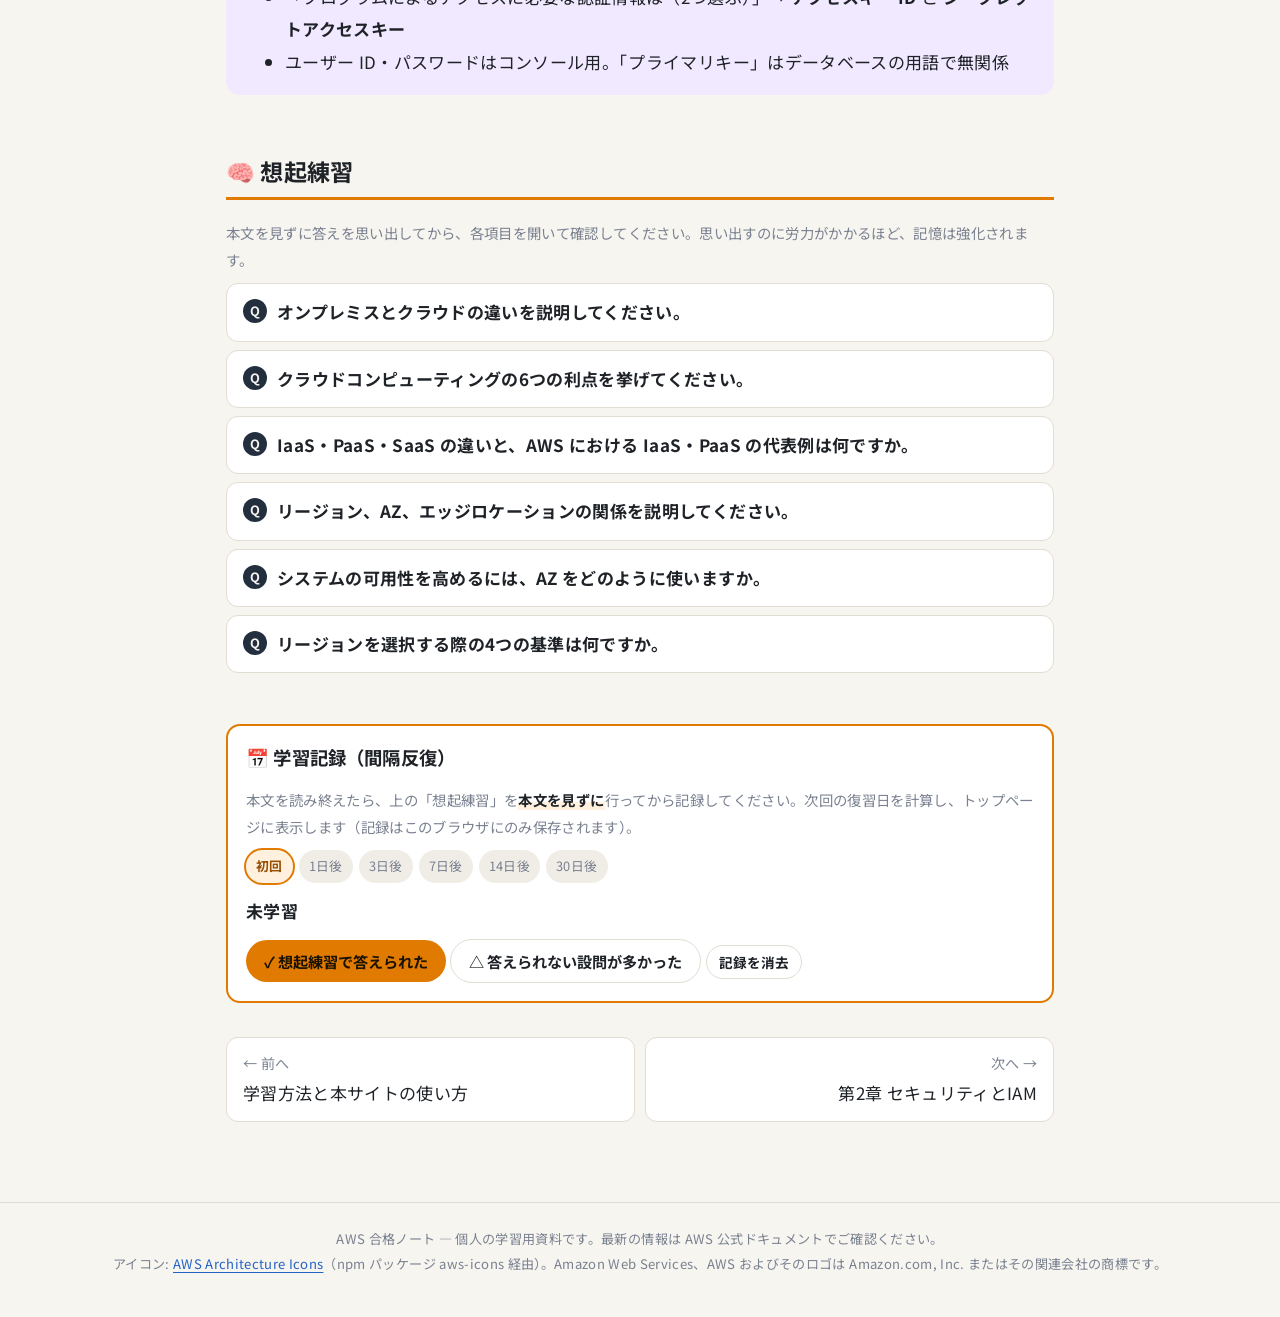
<file: docs/chapters/01-cloud-basics.html>
<!doctype html>
<html lang="ja">
<head>
<meta charset="utf-8">
<meta name="viewport" content="width=device-width, initial-scale=1">
<title>クラウドとAWSの全体像 | AWS 合格ノート</title>
<link rel="preconnect" href="https://fonts.googleapis.com">
<link href="https://fonts.googleapis.com/css2?family=Noto+Sans+JP:wght@400;700;800&display=swap" rel="stylesheet">
<link rel="stylesheet" href="../assets/style.css">
</head>
<body data-root="../" data-page="ch01">
<main class="wrap">
<div class="breadcrumb"><a href="../index.html">ホーム</a> › 第1章</div>
<p><span class="badge clf">CLF</span><span class="badge saa">SAA</span></p>
<h1>第1章 クラウドとAWSの全体像</h1>
<p class="lead">クラウドとは、AWS のサーバーなどを必要な分だけ使い、使った分だけ払う形態です。AWS はその設備を世界各地のリージョンに置き、複数の AZ に分けて障害に耐えます。以降のすべての章の前提です。</p>

<div class="box goal">
  <div class="box-title"><span class="em">🧭</span>この章で理解してほしいこと</div>
  <ul style="margin:0">
    <li><b>違いは「設備を買う」か「使った分だけ払う」か</b>：オンプレミスは買う、クラウドは借りる
      <ul>
        <li>オンプレミス：自社でサーバーを買い、自社の施設に置いて保守する</li>
        <li>クラウド：AWS の資源を必要な量だけ使い、使った分だけ払う（従量課金）</li>
        <li>自家発電設備を持つか、電力会社から電気を買うかの違い</li>
        <li>違いは4つ
          <ul>
          <li>費用：設備の購入費（固定費）→ 使った分の料金（変動費）</li>
          <li>用意する時間：調達・設置を待つ → 数分で起動</li>
          <li>保守：故障対応・電源・空調を自社で → AWS が行う</li>
          <li>不要になったとき：設備が残る → すぐ解放して料金も止まる</li>
          </ul>
        </li>
      </ul>
    </li>
    <li><b>6つの利点は「お金の3つ」と「速さの3つ」</b>：試験では6つをそのまま問われる
      <ol>
        <li>固定費を変動費に変える（買わずに借りる）</li>
        <li>規模の経済の恩恵を受ける（まとめ買いで単価が安い）</li>
        <li>キャパシティの予測が不要になる（余らせない・足りなくならない）</li>
        <li>速度と俊敏性を向上させる（数分で用意できる）</li>
        <li>データセンターの運用・保守への投資が不要になる（面倒を見なくていい）</li>
        <li>数分で世界中に展開できる（どこにでもすぐ出せる）</li>
      </ol>
    </li>
    <li><b>IaaS・PaaS・SaaS は「任せる範囲」の違い</b>：任せるほど楽になり、自由度は下がる
      <ul>
        <li>IaaS：サーバーやネットワークなどの基盤を借りる
          <ul>
          <li>AWS のサービスで言うと EC2（仮想サーバー）・EBS（そのディスク）</li>
          <li>VPC（自分専用のネットワーク）も IaaS にあたる</li>
          <li>OS から上（OS・ミドルウェア・アプリ・データ）は利用者が管理する</li>
          </ul>
        </li>
        <li>PaaS：アプリの実行環境まで借りる
          <ul>
          <li>AWS のサービスで言うと Elastic Beanstalk（Web アプリの実行環境を自動で用意）</li>
          <li>Beanstalk にコードを渡すと、裏で EC2・ELB・Auto Scaling を作って動かす</li>
          <li>EC2 には OS・言語（Java など）・Web サーバーが入った状態で用意される</li>
          <li>RDS（運用を任せられるデータベース）も PaaS にあたる</li>
          <li>利用者が管理するのはアプリとデータだけ</li>
          </ul>
        </li>
        <li>SaaS：完成したソフトをそのまま使う
          <ul>
          <li>AWS のサービスで言うと WorkMail（メール）・WorkSpaces（仮想デスクトップ）</li>
          <li>一般の例は Gmail・Microsoft 365</li>
          <li>利用者が管理するのはデータと利用設定だけ</li>
          </ul>
        </li>
        <li>試験では「利用者が管理するのはどこまでか」を問われる</li>
        <li>デプロイモデルは置き場所の違い
          <ul>
          <li>クラウド：すべてクラウドに作る</li>
          <li>ハイブリッド：オンプレミスとクラウドを接続して併用する</li>
          <li>オンプレミス：すべて自社設備（プライベートクラウド）</li>
          </ul>
        </li>
      </ul>
    </li>
    <li><b>リージョン ⊃ AZ ⊃ データセンター</b>：止めないなら複数の AZ に分けて置く
      <ul>
        <li>リージョン：東京・大阪・バージニア北部などの地理的な地域
          <ul>
          <li>リージョン同士は互いに独立している</li>
          <li>データは利用者が動かさない限り他のリージョンへ移らない</li>
          </ul>
        </li>
        <li>AZ：リージョン内の独立したデータセンターの区画
          <ul>
          <li>1リージョンに原則3つ以上。電源もネットワークも独立</li>
          <li>AZ 間は低遅延の専用回線でつながる</li>
          </ul>
        </li>
        <li>マルチ AZ：複数の AZ に分散して置く構成
          <ul>
          <li>1つの AZ が止まっても他の AZ で動き続ける（高可用性）</li>
          <li>「1つのデータセンターが止まっても止めない」の答え</li>
          </ul>
        </li>
        <li>エッジロケーション：利用者の近くに置いた小規模な拠点
          <ul>
          <li>CloudFront（キャッシュ配信）と Route 53（DNS）が使う</li>
          <li>「海外の利用者に低遅延で配信したい」の答え</li>
          <li>複数のリージョンに置くのも答え。ELB はリージョンをまたげない</li>
          </ul>
        </li>
      </ul>
    </li>
    <li><b>リージョン選びは「置ける？ 近い？ 使える？ 安い？」</b>：AZ の数は基準でない
      <ol>
        <li>置ける？：法令・規制。国内に置く義務があれば選べる場所が限られる</li>
        <li>近い？：利用者との距離（レイテンシー）。近いほど応答が速い</li>
        <li>使える？：サービスの提供状況。新しいサービスは一部のリージョンだけ</li>
        <li>安い？：価格。同じサービスでもリージョンで料金が違う</li>
      </ol>
    </li>
    <li><b>操作方法は3つ</b>：どれも同じ AWS の API を呼んでいる
      <ul>
        <li>マネジメントコンソール：ブラウザの画面で操作する</li>
        <li>CLI：コマンドで操作する。スクリプトにして自動化しやすい</li>
        <li>SDK：Python や Java のプログラムから操作する</li>
        <li>CLI・SDK はアクセスキー ID とシークレットアクセスキーで認証する</li>
      </ul>
    </li>
  </ul>
  <p class="muted" style="margin:.7em 0 0;font-size:.9rem">読み終えたら、本文を見ずに各項目を自分の言葉で説明できるか確かめてください。</p>
</div>

<div class="box map">
  <div class="box-title"><span class="em">🗺️</span>この章の全体像</div>
  <ol style="margin:0">
    <li>クラウドとは何か（オンプレミスとの違い）</li>
    <li>クラウドコンピューティングの6つの利点</li>
    <li>サービスモデル（IaaS・PaaS・SaaS）とデプロイモデル</li>
    <li>AWS グローバルインフラストラクチャ（リージョン・AZ・エッジロケーション）</li>
    <li>AWS の操作方法</li>
  </ol>
  <p style="margin:.9em 0 .2em"><b>読む前の問い</b><small class="muted">（答えを予測してから読み進め、読み終えたら答え合わせをしてください）</small></p>
  <ul style="margin:0">
    <li>オンプレミスで運用していた企業が、クラウドに移行すると費用の構造はどう変わるか。</li>
    <li>東京リージョンの1つのデータセンターが停止しても、サービスを止めないためにはどう配置すればよいか。</li>
    <li>海外の利用者に低遅延で配信したい場合、どの設備（インフラ）を使うか。</li>
  </ul>
</div>

<h2>1. クラウドとは何か</h2>
<p>企業が業務システムを運用する方法として、従来は<b>自社でサーバーを購入し、自社の施設に設置して運用する</b>形態が一般的でした。これを<span class="term" data-tip="オンプレミス（on-premises）：「自社の構内で」の意。サーバーなどの設備を自社で保有・設置・管理する運用形態。">オンプレミス</span>と呼びます。</p>
<p>これに対し<b>クラウド</b>（クラウドコンピューティング）は、AWS のような事業者が保有するコンピューティング資源を、<b>インターネット経由で、必要なときに必要な量だけ利用し、利用量に応じて料金を支払う</b>形態です。</p>

<div class="box story">
  <div class="box-title"><span class="em">💡</span>イメージで理解する</div>
  <p>オンプレミスとクラウドの関係は、<b>自家発電設備を持つこと</b>と<b>電力会社から電気を購入すること</b>の関係に近いものです。自家発電では設備の購入費が先にかかり、保守や故障対応も自社で行う必要があります。電力会社から購入する場合は、設備の運用を事業者に任せ、使用量に応じた料金だけを支払います。</p>
</div>

<div class="diagram">
  <div class="grp-row">
    <div class="grp onprem">
      <div class="glabel"><img src="../assets/aws-icons/architecture-group/Corporatedatacenter.svg" alt=""><span class="gtxt">オンプレミス（自社データセンター）</span></div>
      <div class="flow">
        <div class="node"><img src="../assets/aws-icons/resource/Users.svg" alt="">利用者</div>
        <div class="arr">→</div>
        <div class="node"><img src="../assets/aws-icons/resource/Servers.svg" alt="">自社サーバー<small>調達・設置・保守を<br>すべて自社で行う</small></div>
      </div>
    </div>
    <div class="grp cloud">
      <div class="glabel"><img src="../assets/aws-icons/architecture-group/AWSCloudlogo.svg" alt=""><span class="gtxt">AWS クラウド</span></div>
      <div class="flow">
        <div class="node"><img src="../assets/aws-icons/resource/Users.svg" alt="">利用者</div>
        <div class="arr">→<small>インターネット</small></div>
        <div class="node"><img src="../assets/aws-icons/architecture-service/AmazonEC2.svg" alt="">EC2 インスタンス<small>必要な分を数分で<br>起動・停止できる</small></div>
      </div>
    </div>
  </div>
  <div class="cap">オンプレミスでは設備を保有します。クラウドでは資源を利用し、不要になれば即座に解放できます。</div>
</div>

<div class="box kotoba">
  <div class="box-title"><span class="em">📝</span>用語の補足</div>
  <dl class="words">
    <dt>サーバー</dt><dd>ネットワークを介して、他のコンピューターにサービス（Web ページの配信、データの保存など）を提供するコンピューター。</dd>
    <dt>オンプレミス</dt><dd>サーバーなどの設備を自社で保有・設置・管理する運用形態。</dd>
    <dt>データセンター</dt><dd>多数のサーバーやネットワーク機器を収容し、電源・空調・セキュリティを備えた専用施設。</dd>
    <dt>従量課金</dt><dd>実際に利用した量に応じて料金が決まる課金方式。</dd>
  </dl>
</div>

<h2>2. クラウドコンピューティングの6つの利点</h2>
<p>AWS はクラウドコンピューティングの利点を6つに整理しています。<b>試験でそのまま問われる</b>ため、6つすべてを挙げられるようにしてください。</p>

<div class="table-wrap"><table>
  <tr><th>#</th><th>利点（公式の表現）</th><th>意味</th></tr>
  <tr><td>1</td><td><b>固定費を変動費に変える</b></td><td>設備への先行投資の代わりに、利用量に応じた費用を支払う。<br><small class="muted">固定費：利用量にかかわらず発生する費用。変動費：利用量に応じて増減する費用。</small></td></tr>
  <tr><td>2</td><td><b>規模の経済の恩恵を受ける</b></td><td>AWS が膨大な数の利用者の需要を集約して調達・運用するため、単価が下がり、利用者は低い料金で利用できる。<br><small class="muted">規模の経済：生産・調達の規模が大きいほど、1単位あたりのコストが下がること。</small></td></tr>
  <tr><td>3</td><td><b>キャパシティの予測が不要になる</b></td><td>必要な処理能力を事前に見積もらなくてよい。需要に応じて増減できるため、過剰投資や容量不足を避けられる。<br><small class="muted">キャパシティ：システムが処理できる量や容量。</small></td></tr>
  <tr><td>4</td><td><b>速度と俊敏性を向上させる</b></td><td>IT リソースを数分で用意できるため、開発や検証のサイクルを短縮できる。<br><small class="muted">俊敏性（アジリティ）：変化に迅速に対応できる能力。</small></td></tr>
  <tr><td>5</td><td><b>データセンターの運用・保守への投資が不要になる</b></td><td>施設・電源・空調・ハードウェアの管理を AWS に任せ、自社の事業に注力できる。</td></tr>
  <tr><td>6</td><td><b>数分で世界中に展開できる</b></td><td>世界各地のリージョンにシステムを短時間で展開し、各地の利用者に低遅延でサービスを提供できる。</td></tr>
</table></div>

<div class="box hook">
  <div class="box-title"><span class="em">🔑</span>覚え方：「お金の3つ」と「速さの3つ」を、ふだんの言葉で</div>
  <ul style="margin:0">
    <li><b>お金の3つ</b>
      <ul>
        <li>買わずに借りる → ①固定費を変動費に変える</li>
        <li>まとめ買いで安い → ②規模の経済の恩恵を受ける</li>
        <li>余らせない・足りなくならない → ③キャパシティの予測が不要</li>
      </ul>
    </li>
    <li><b>速さの3つ</b>
      <ul>
        <li>すぐ作れる → ④速度と俊敏性を向上させる</li>
        <li>面倒を見なくていい → ⑤データセンターの運用・保守への投資が不要</li>
        <li>どこにでもすぐ出せる → ⑥数分で世界中に展開できる</li>
      </ul>
    </li>
    <li>思い出すときは「お金で3つ、速さで3つ」と数を先に決める</li>
  </ul>
</div>

<div class="box exam">
  <div class="box-title"><span class="em">🎯</span>試験での問われ方</div>
  <ul style="margin:0">
    <li>「初期投資を抑え、使用した分だけ支払いたい」→ <b>固定費を変動費に変える</b></li>
    <li>「需要が予測できない」「アクセス量の変動が大きい」→ <b>キャパシティの予測が不要</b>（<span class="term" data-tip="伸縮性（Elasticity）：需要に応じてリソースを自動的に拡大・縮小できる性質。">伸縮性</span>）</li>
    <li>「新しい国・地域ですぐにサービスを開始したい」→ <b>数分で世界中に展開できる</b></li>
  </ul>
</div>

<h2>3. サービスモデルとデプロイモデル</h2>
<h3>IaaS・PaaS・SaaS：利用者が管理する範囲の違い</h3>
<p>クラウドサービスは、<b>事業者がどこまでを管理し、利用者がどこからを管理するか</b>によって3つのモデルに分類されます。</p>

<div class="diagram">
  <div class="dtitle">管理範囲の比較（色付き＝利用者が管理）</div>
  <div class="table-wrap" style="margin:0"><table style="text-align:center">
    <tr><th>レイヤー</th><th>オンプレミス</th><th>IaaS</th><th>PaaS</th><th>SaaS</th></tr>
    <tr><td>データ</td><td style="background:var(--accent-soft)">利用者</td><td style="background:var(--accent-soft)">利用者</td><td style="background:var(--accent-soft)">利用者</td><td style="background:var(--accent-soft)">利用者</td></tr>
    <tr><td>アプリケーション</td><td style="background:var(--accent-soft)">利用者</td><td style="background:var(--accent-soft)">利用者</td><td style="background:var(--accent-soft)">利用者</td><td>事業者</td></tr>
    <tr><td>OS・ミドルウェア</td><td style="background:var(--accent-soft)">利用者</td><td style="background:var(--accent-soft)">利用者</td><td>事業者</td><td>事業者</td></tr>
    <tr><td>サーバー・ネットワーク・施設</td><td style="background:var(--accent-soft)">利用者</td><td>事業者</td><td>事業者</td><td>事業者</td></tr>
  </table></div>
  <div class="cap">右に行くほど事業者の管理範囲が広がり、利用者の運用負担は小さくなります。その代わり、設定の自由度は下がります。</div>
</div>

<div class="table-wrap"><table>
  <tr><th>モデル</th><th>意味</th><th>AWS の例</th><th>利用者の管理範囲</th></tr>
  <tr><td><b>IaaS</b></td><td>Infrastructure as a Service<br><small class="muted">サーバーやネットワークなどの基盤を提供</small></td><td><img class="ico-s" src="../assets/aws-icons/architecture-service/AmazonEC2.svg" alt="">EC2</td><td>OS、ミドルウェア、アプリケーション、データ</td></tr>
  <tr><td><b>PaaS</b></td><td>Platform as a Service<br><small class="muted">アプリケーションの実行環境まで提供</small></td><td><img class="ico-s" src="../assets/aws-icons/architecture-service/AWSElasticBeanstalk.svg" alt="">Elastic Beanstalk<br><small class="muted">RDS のような、運用を任せるマネージドサービスも PaaS にあたる</small></td><td>アプリケーション、データ</td></tr>
  <tr><td><b>SaaS</b></td><td>Software as a Service<br><small class="muted">完成したソフトウェアを提供</small></td><td><img class="ico-s" src="../assets/aws-icons/architecture-service/AmazonWorkMail.svg" alt="">WorkMail など<br><small class="muted">（一般的な例：Gmail、Microsoft 365）</small></td><td>データと利用設定のみ</td></tr>
</table></div>

<h3>デプロイモデル</h3>
<p><span class="term" data-tip="デプロイ（deploy）：開発したシステムを実行環境に配置し、利用可能な状態にすること。">デプロイ</span>モデルは、システムをどこに配置するかによる分類です。</p>
<div class="table-wrap"><table>
  <tr><th>モデル</th><th>説明</th></tr>
  <tr><td><b>クラウド</b><br><small class="muted">（クラウドネイティブ）</small></td><td>システムのすべてをクラウド上に構築する。</td></tr>
  <tr><td><b>ハイブリッド</b></td><td>オンプレミスとクラウドを<b>接続して併用</b>する。既存システムをオンプレミスに残しつつ、新規システムをクラウドで構築する場合などに用いる。</td></tr>
  <tr><td><b>オンプレミス</b><br><small class="muted">（プライベートクラウド）</small></td><td>すべてを自社設備で運用する。仮想化などクラウドと同様の技術を自社内で用いる場合もある。</td></tr>
</table></div>

<h2>4. AWS グローバルインフラストラクチャ</h2>
<p>AWS のインフラストラクチャ（サーバーやネットワークなどの設備）は、世界各地のデータセンターで構成されています。その配置には階層的な単位があり、<b>試験で頻繁に問われます</b>。</p>

<div class="diagram">
  <div class="dtitle">リージョン ⊃ アベイラビリティーゾーン ⊃ データセンター</div>
  <div class="grp cloud">
    <div class="glabel"><img src="../assets/aws-icons/architecture-group/AWSCloudlogo.svg" alt=""><span class="gtxt">AWS クラウド</span></div>
    <div class="grp region">
      <div class="glabel"><img src="../assets/aws-icons/architecture-group/Region.svg" alt=""><span class="gtxt">リージョン：アジアパシフィック（東京） ap-northeast-1</span></div>
      <div class="grp-row">
        <div class="grp az"><div class="glabel">AZ-a</div><div class="flow"><div class="node sm"><img src="../assets/aws-icons/architecture-group/Corporatedatacenter.svg" alt="">データセンター</div><div class="node sm"><img src="../assets/aws-icons/architecture-group/Corporatedatacenter.svg" alt="">データセンター</div></div></div>
        <div class="grp az"><div class="glabel">AZ-c</div><div class="flow"><div class="node sm"><img src="../assets/aws-icons/architecture-group/Corporatedatacenter.svg" alt="">データセンター</div></div></div>
        <div class="grp az"><div class="glabel">AZ-d</div><div class="flow"><div class="node sm"><img src="../assets/aws-icons/architecture-group/Corporatedatacenter.svg" alt="">データセンター</div></div></div>
      </div>
    </div>
    <div class="flow wrap-ok" style="margin-top:12px">
      <div class="node"><img src="../assets/aws-icons/architecture-service/AmazonCloudFront.svg" alt="">エッジロケーション<small>世界各地の主要都市に配置<br>（CloudFront などが利用）</small></div>
    </div>
  </div>
  <div class="cap">1つのリージョンには、原則として<b>3つ以上の AZ</b> があります。各 AZ は物理的に離れた場所にあり、電源やネットワークも独立していますが、AZ 間は低遅延の専用回線で接続されています。</div>
</div>

<div class="table-wrap"><table>
  <tr><th>単位</th><th>概要</th><th>押さえるべき点</th></tr>
  <tr><td><b>リージョン</b><br><small class="muted">Region</small></td><td>AWS が拠点を置く地理的な地域（東京、大阪、バージニア北部など）</td><td>リージョン同士は<b>互いに独立</b>している。データは利用者が明示的に移動・複製しない限り、<b>他のリージョンへ移動しない</b>。</td></tr>
  <tr><td><b>アベイラビリティーゾーン（AZ）</b><br><small class="muted">Availability Zone</small></td><td>リージョン内にある、1つ以上のデータセンターから成る独立した区画</td><td><b>複数の AZ にシステムを分散配置（マルチ AZ 構成）</b>すると、1つの AZ に障害が起きても稼働を継続できる。これにより<span class="term" data-tip="高可用性（High Availability）：障害が発生してもシステムが停止せず、継続して利用できる性質。">高可用性</span>を実現する。</td></tr>
  <tr><td><b>エッジロケーション</b><br><small class="muted">Edge Location</small></td><td>利用者の近くに配置された小規模な拠点</td><td><b>CloudFront</b>（コンテンツ配信）や <b>Route 53</b>（DNS）が利用する。コンテンツを<span class="term" data-tip="キャッシュ：一度取得したデータを利用者の近くに一時的に保存し、次回以降の応答を高速化する仕組み。">キャッシュ</span>して低遅延で配信する。</td></tr>
</table></div>

<h3>リージョン選択の4つの基準</h3>
<div class="box hook">
  <div class="box-title"><span class="em">🔑</span>覚え方：「置ける？ 近い？ 使える？ 安い？」の順に問う</div>
  <ol style="margin:0">
    <li><b>置ける？</b>＝法令・規制への準拠（コンプライアンス）：データを国内に保管する義務がある場合、選べるリージョンは限定される。<br><small class="muted">コンプライアンス：法令や業界規制、社内規程を遵守すること。</small></li>
    <li><b>近い？</b>＝地理的な近さ（レイテンシー）：利用者に近いリージョンほど応答が速い。<br><small class="muted">レイテンシー：要求を送ってから応答が返るまでの遅延時間。</small></li>
    <li><b>使える？</b>＝サービスの提供状況：新しいサービスは一部のリージョンでのみ提供されている場合がある。</li>
    <li><b>安い？</b>＝価格：同じサービスでも、リージョンによって料金が異なる。</li>
  </ol>
  <p>この4つに当てはまらないもの（AZ の数、サポートプラン）は基準ではありません。</p>
</div>

<div class="box warn">
  <div class="box-title"><span class="em">⚠️</span>間違えやすい点</div>
  <p>リージョン選択の基準として<b>適切でないもの</b>を選ばせる問題がよく出題されます。「AZ の数」や「サポートプランの種類」は、通常リージョン選択の基準には含まれません。上記の4つを正確に挙げられるようにしてください。</p>
</div>

<div class="box exam">
  <div class="box-title"><span class="em">🎯</span>試験での問われ方</div>
  <ul style="margin:0">
    <li>「1つのデータセンター（AZ）が止まってもサービスを続けたい」→ <b>複数の AZ に配置</b>（単一障害点をなくし、可用性を上げる）</li>
    <li>複数の AZ で得られるのは<b>可用性</b>。「コストが下がる」「性能が上がる」は誤り</li>
    <li>「世界中の利用者に低遅延で」→ <b>CloudFront のエッジロケーション</b>、または<b>複数のリージョンに配置</b></li>
    <li>ELB はリージョンをまたいで振り分けられない（同じリージョンの AZ 間だけ）</li>
  </ul>
</div>

<h2>5. AWS の操作方法</h2>
<div class="svc"><img src="../assets/aws-icons/architecture-service/AWSManagementConsole.svg" alt=""><div><div class="name">AWS マネジメントコンソール<span class="yomi">Management Console</span></div><div class="one">Web ブラウザから利用する<b>GUI</b>。画面操作でリソースを作成・管理する。</div></div></div>
<div class="svc"><img src="../assets/aws-icons/architecture-service/AWSCommandLineInterface.svg" alt=""><div><div class="name">AWS CLI<span class="yomi">Command Line Interface</span></div><div class="one">ターミナルから<b>コマンド</b>で操作するツール。スクリプト化により作業を自動化しやすい。</div></div></div>
<div class="svc"><img src="../assets/aws-icons/architecture-service/AWSToolsandSDKs.svg" alt=""><div><div class="name">AWS SDK<span class="yomi">Software Development Kit</span></div><div class="one">Python や Java などの<b>プログラムから</b> AWS を操作するためのライブラリ群。</div></div></div>
<p>いずれの方法も、内部では同じ AWS の <span class="term" data-tip="API（Application Programming Interface）：ソフトウェア同士が機能を呼び出し合うための窓口と、その呼び出し方の取り決め。">API</span> を呼び出しています。</p>
<p>サインインに使う<b>認証情報</b>は入口で違います。コンソールはユーザー名と<b>パスワード</b>（＋MFA）、CLI や SDK のような<b>プログラムからのアクセス</b>は<b>アクセスキー ID とシークレットアクセスキー</b>の組です（第2章の IAM で発行します）。</p>
<div class="box exam">
  <div class="box-title"><span class="em">🎯</span>試験での問われ方</div>
  <ul style="margin:0">
    <li>「プログラムによるアクセスに必要な認証情報は（2つ選ぶ）」→ <b>アクセスキー ID</b> と <b>シークレットアクセスキー</b></li>
    <li>ユーザー ID・パスワードはコンソール用。「プライマリキー」はデータベースの用語で無関係</li>
  </ul>
</div>

<div class="recall">
  <h2>🧠 想起練習</h2>
  <p class="muted">本文を見ずに答えを思い出してから、各項目を開いて確認してください。思い出すのに労力がかかるほど、記憶は強化されます。</p>
  <details class="q"><summary>オンプレミスとクラウドの違いを説明してください。</summary><div class="a">オンプレミスは設備を自社で保有・設置・管理する形態。クラウドは事業者の資源をインターネット経由で必要な分だけ利用し、従量課金で支払う形態で、設備の運用は事業者が担う。</div></details>
  <details class="q"><summary>クラウドコンピューティングの6つの利点を挙げてください。</summary><div class="a">①固定費を変動費に変える ②規模の経済の恩恵 ③キャパシティの予測が不要 ④速度と俊敏性の向上 ⑤データセンターの運用・保守への投資が不要 ⑥数分で世界中に展開（お金の3つ＋速さの3つ）</div></details>
  <details class="q"><summary>IaaS・PaaS・SaaS の違いと、AWS における IaaS・PaaS の代表例は何ですか。</summary><div class="a">利用者が管理する範囲が異なる。IaaS は OS 以上を利用者が管理（例：EC2）、PaaS はアプリケーションとデータのみ管理（例：Elastic Beanstalk）、SaaS は完成したソフトウェアを利用するだけ。</div></details>
  <details class="q"><summary>リージョン、AZ、エッジロケーションの関係を説明してください。</summary><div class="a">リージョンは地理的な地域で、その中に物理的に離れた複数の AZ（1つ以上のデータセンターから成る区画）がある。エッジロケーションは利用者の近くの小規模拠点で、CloudFront や Route 53 が利用する。</div></details>
  <details class="q"><summary>システムの可用性を高めるには、AZ をどのように使いますか。</summary><div class="a">複数の AZ に分散配置する（マルチ AZ 構成）。1つの AZ に障害が発生しても、他の AZ で稼働を継続できる。</div></details>
  <details class="q"><summary>リージョンを選択する際の4つの基準は何ですか。</summary><div class="a">コンプライアンス（法令・規制）、レイテンシー（利用者との距離）、サービスの提供状況、料金（置ける？ 近い？ 使える？ 安い？）。</div></details>
</div>

<div id="study-log"></div>
<nav id="pager"></nav>
</main>
<script src="../assets/site.js"></script>
</body>
</html>
</file>
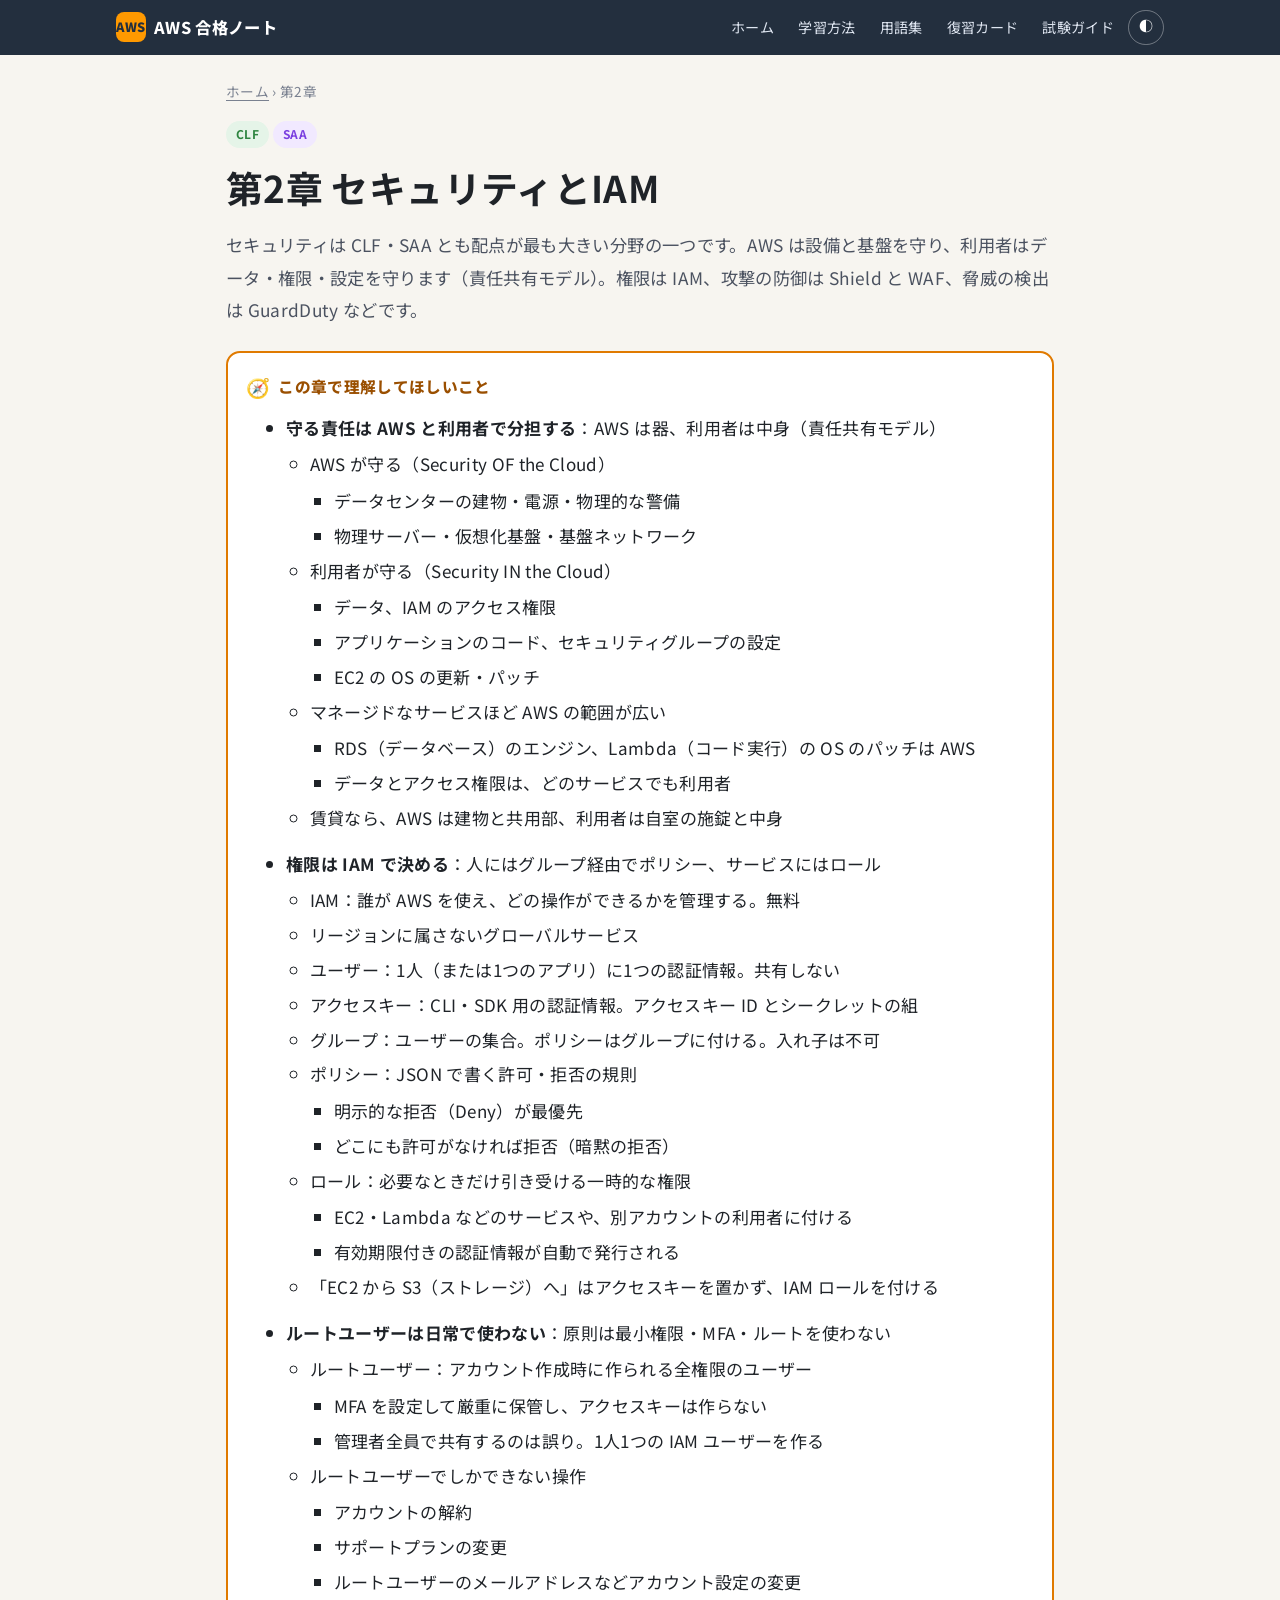
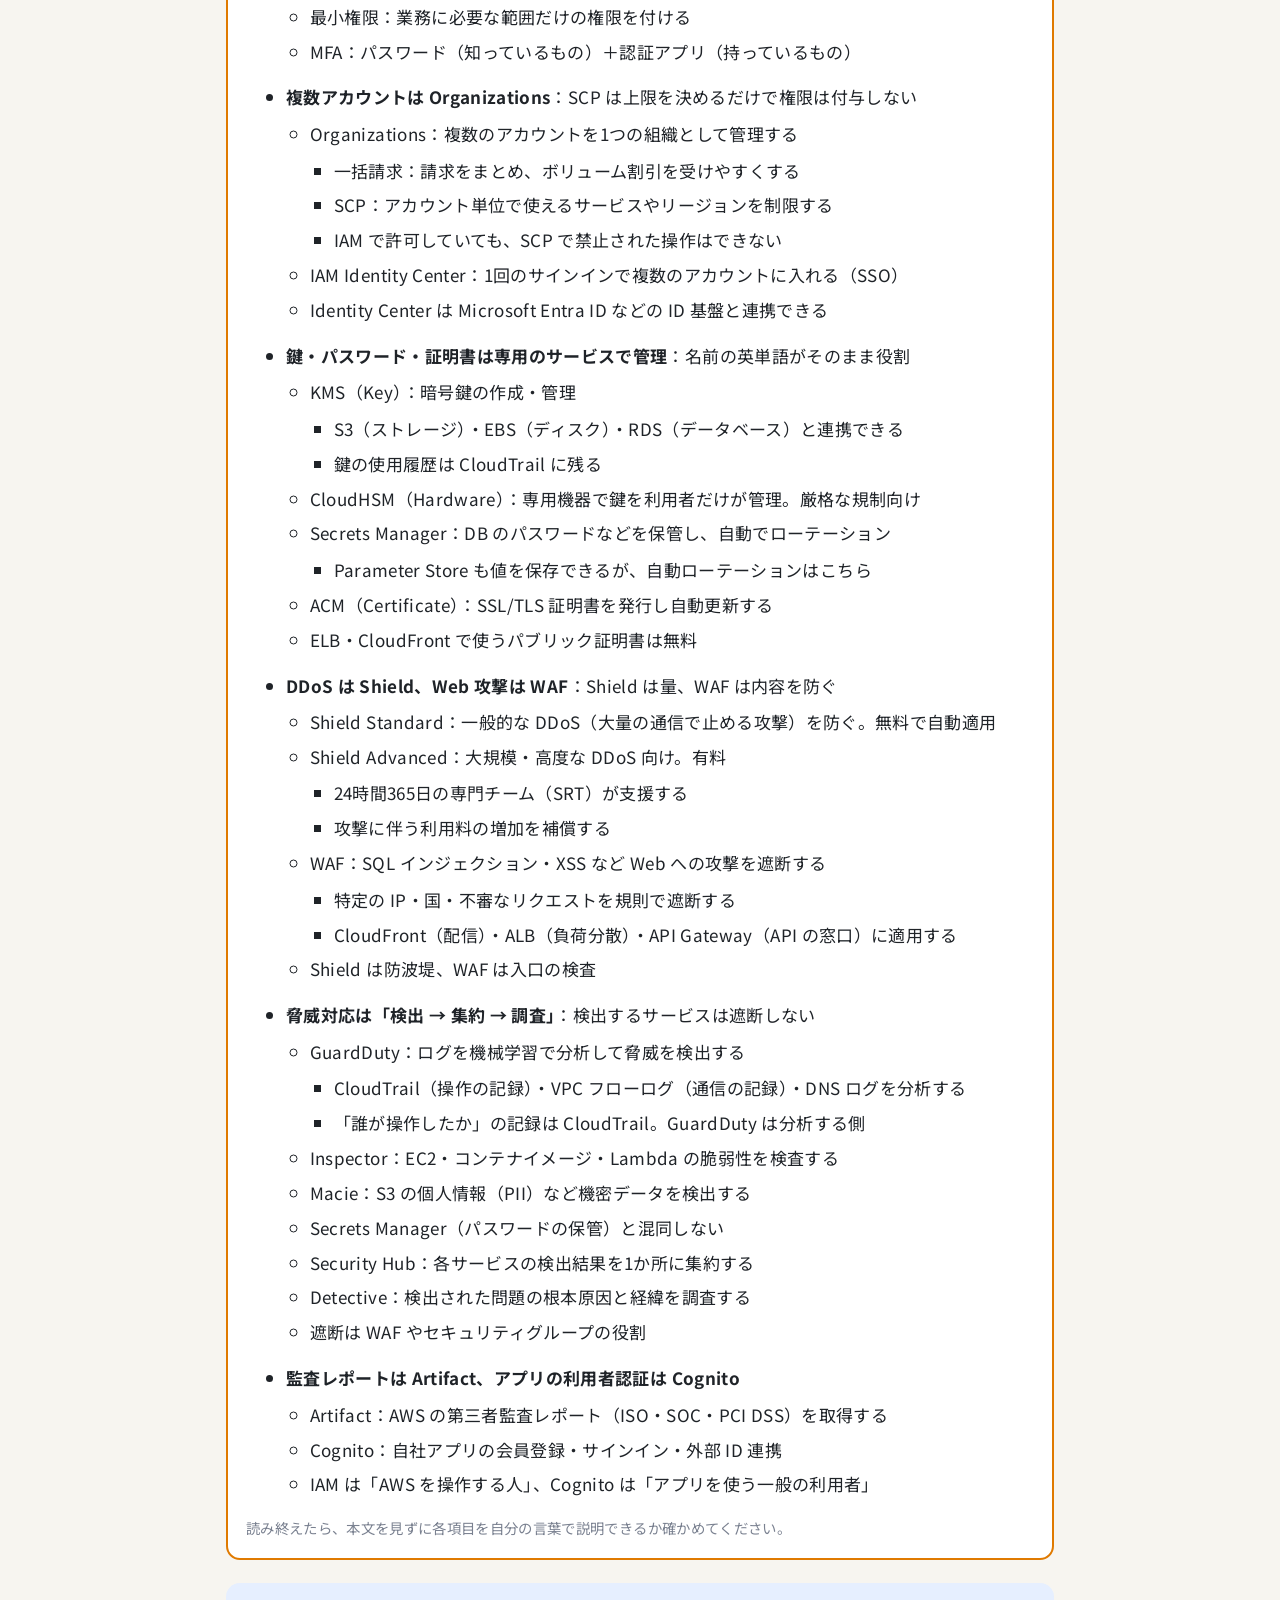
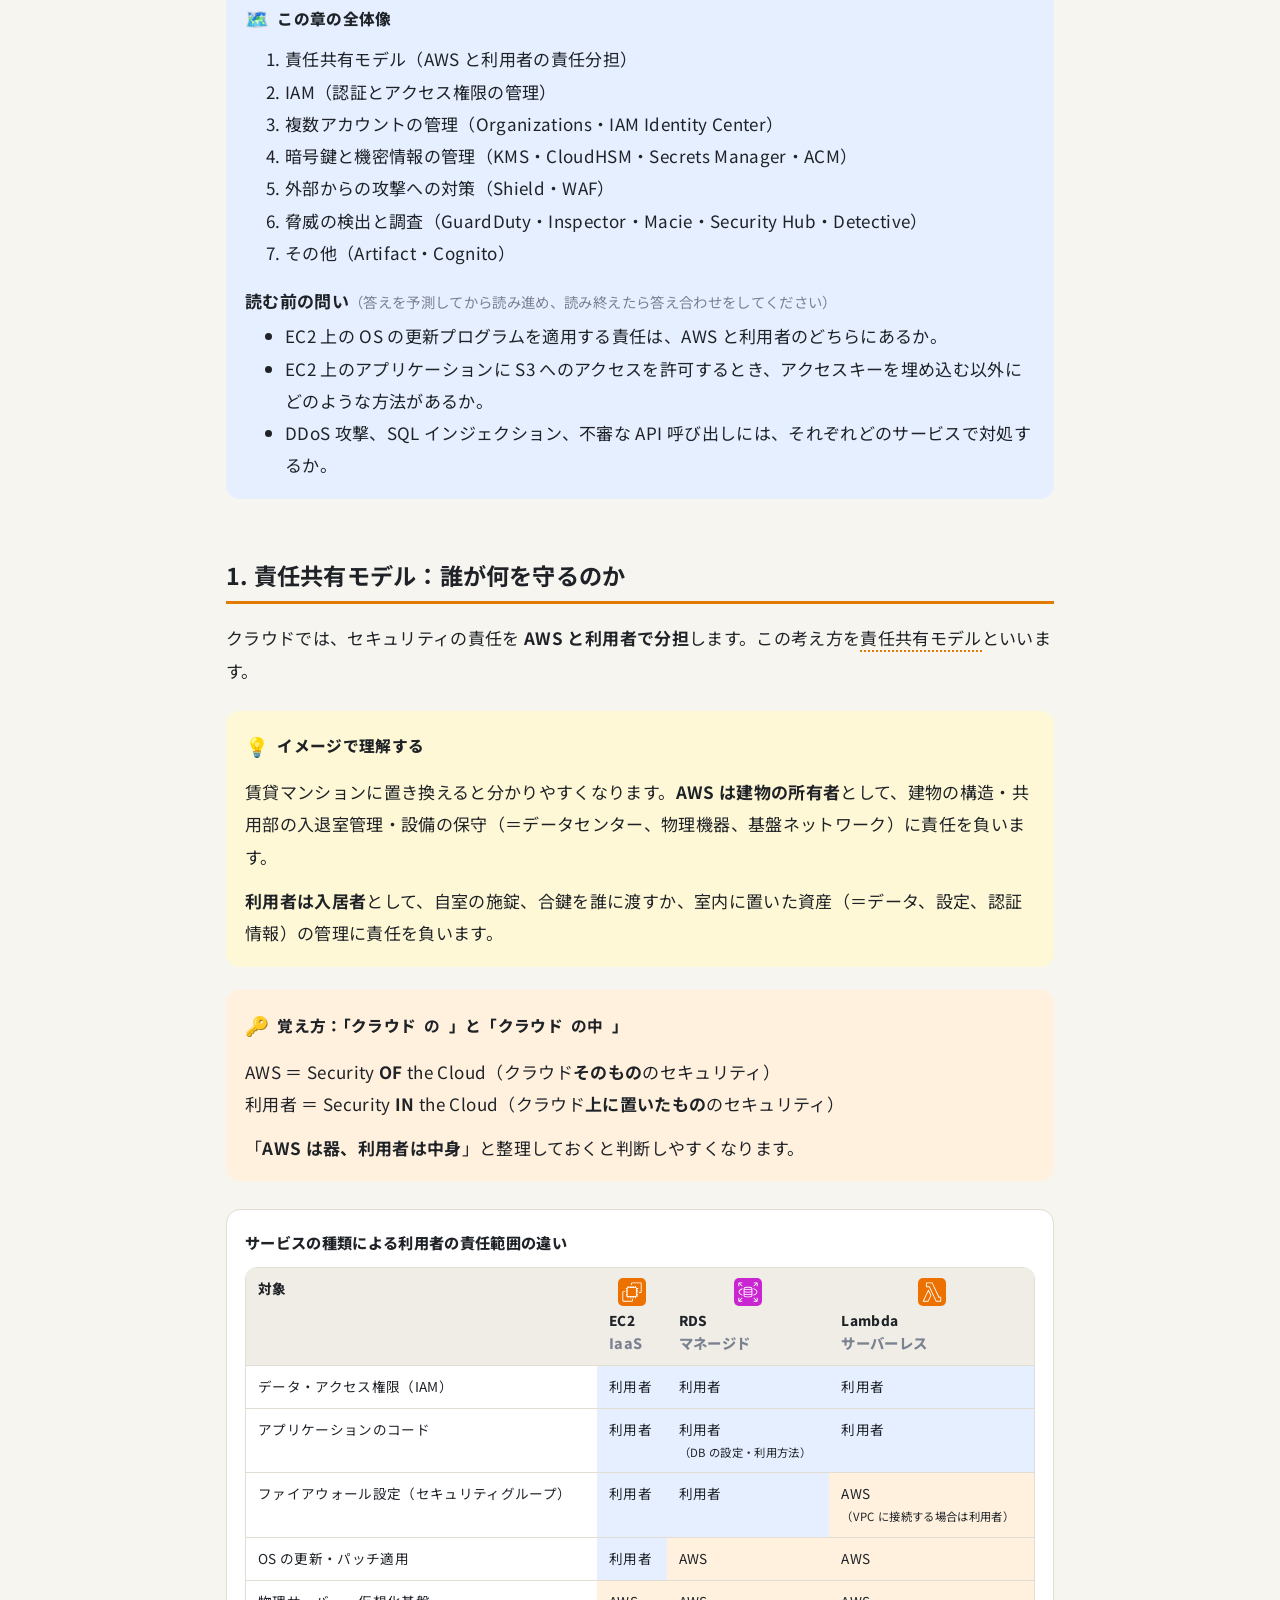
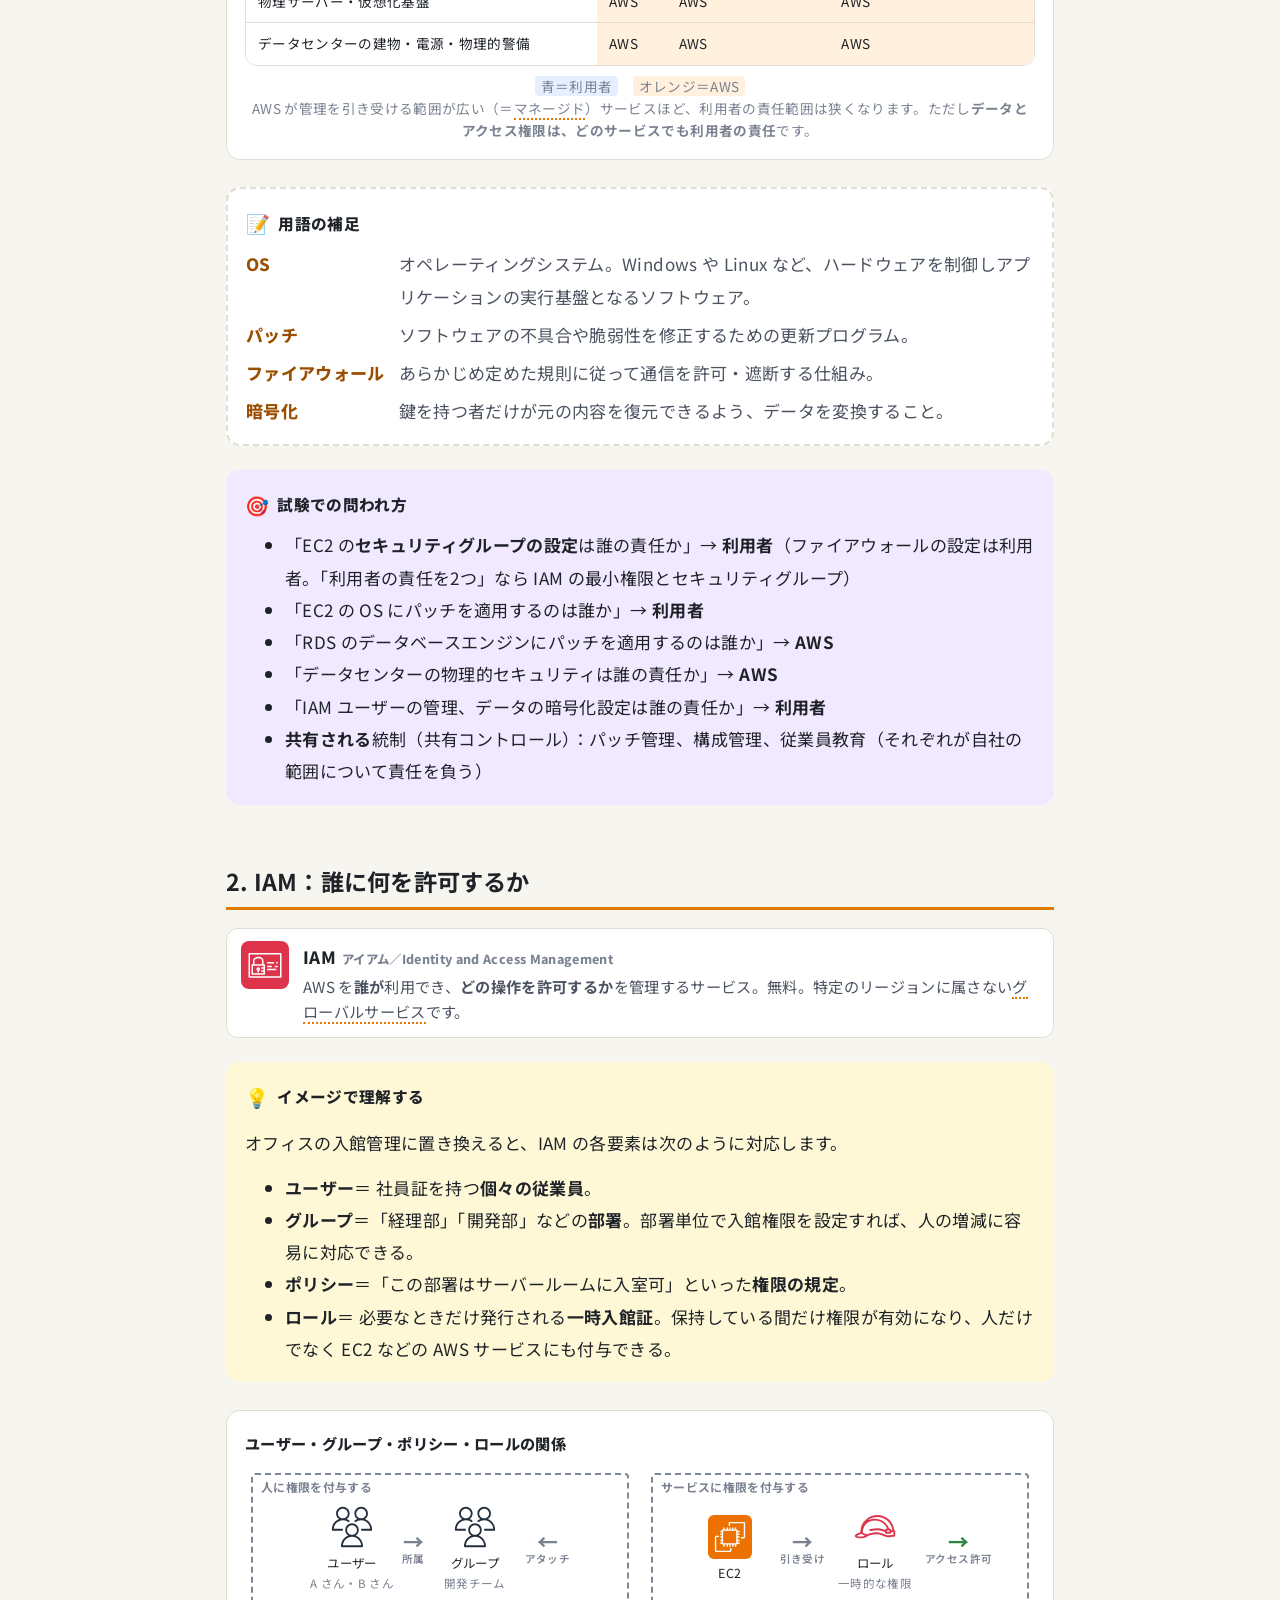
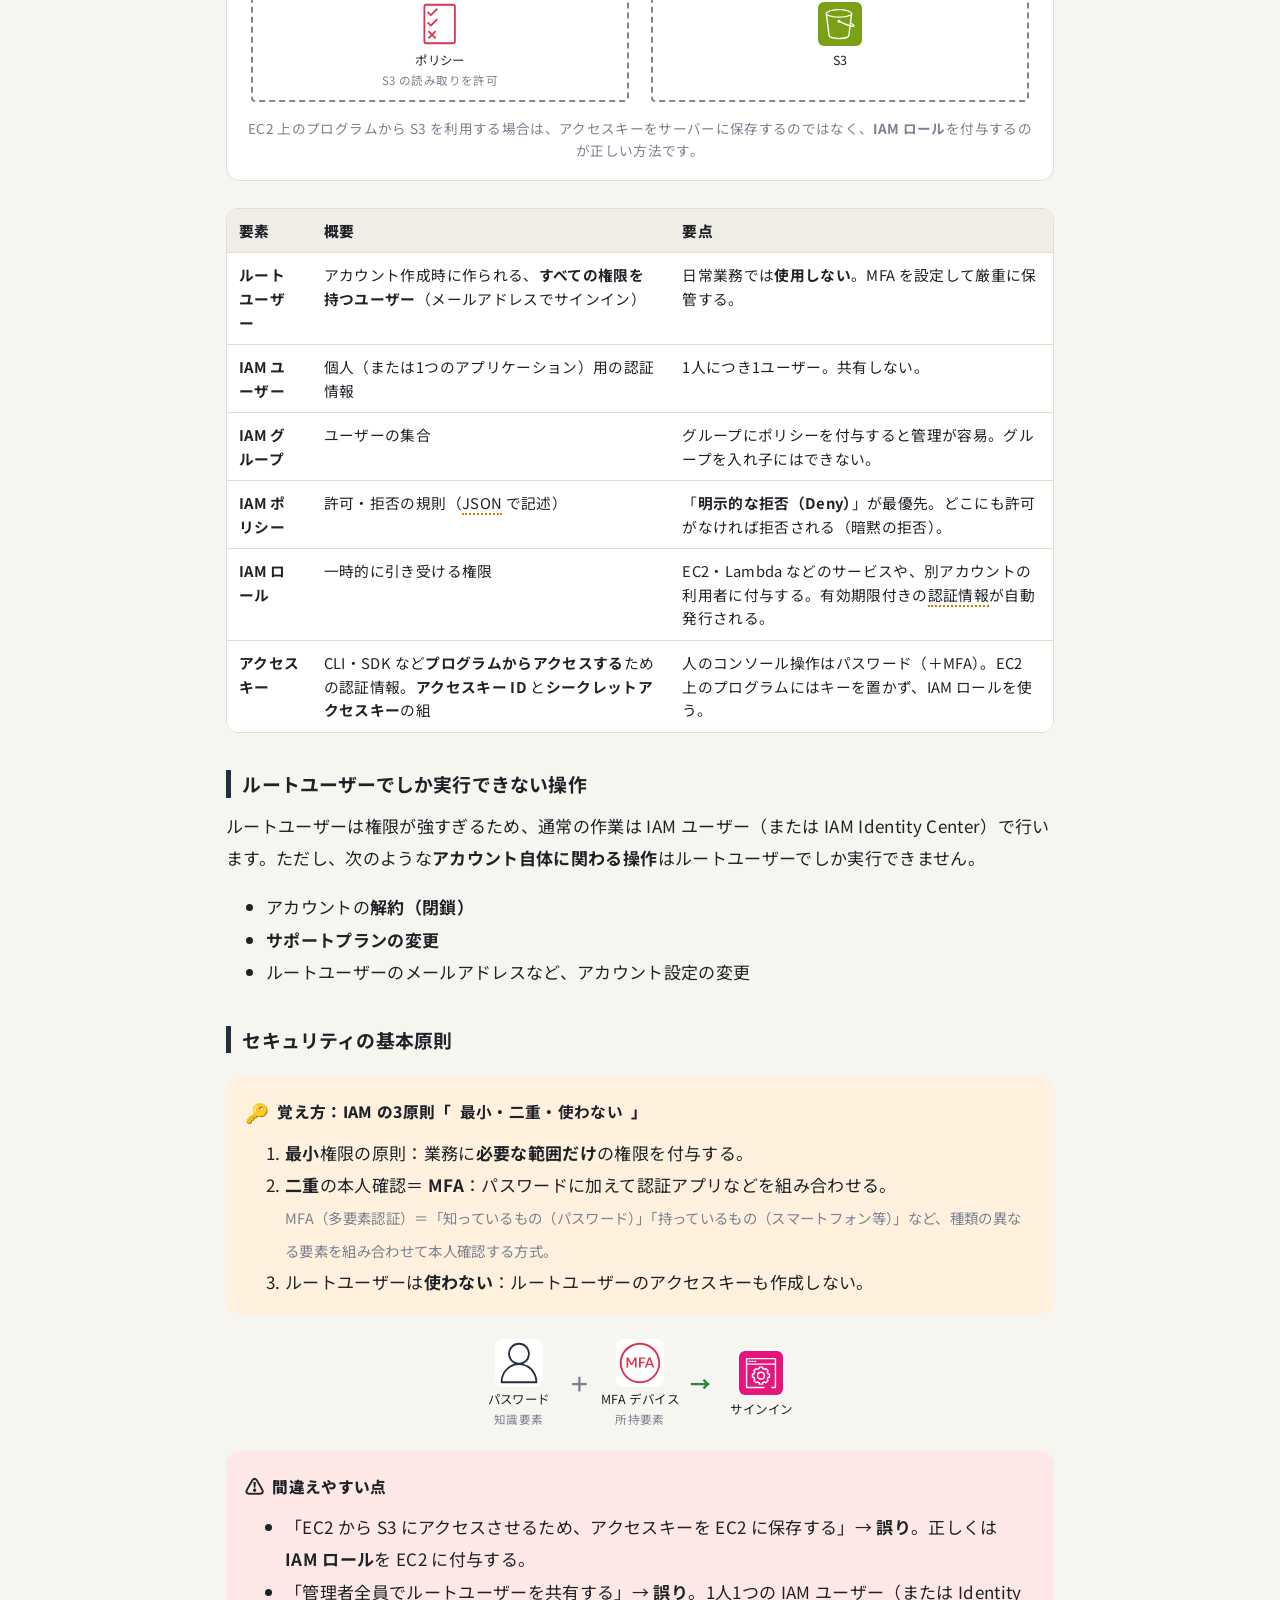
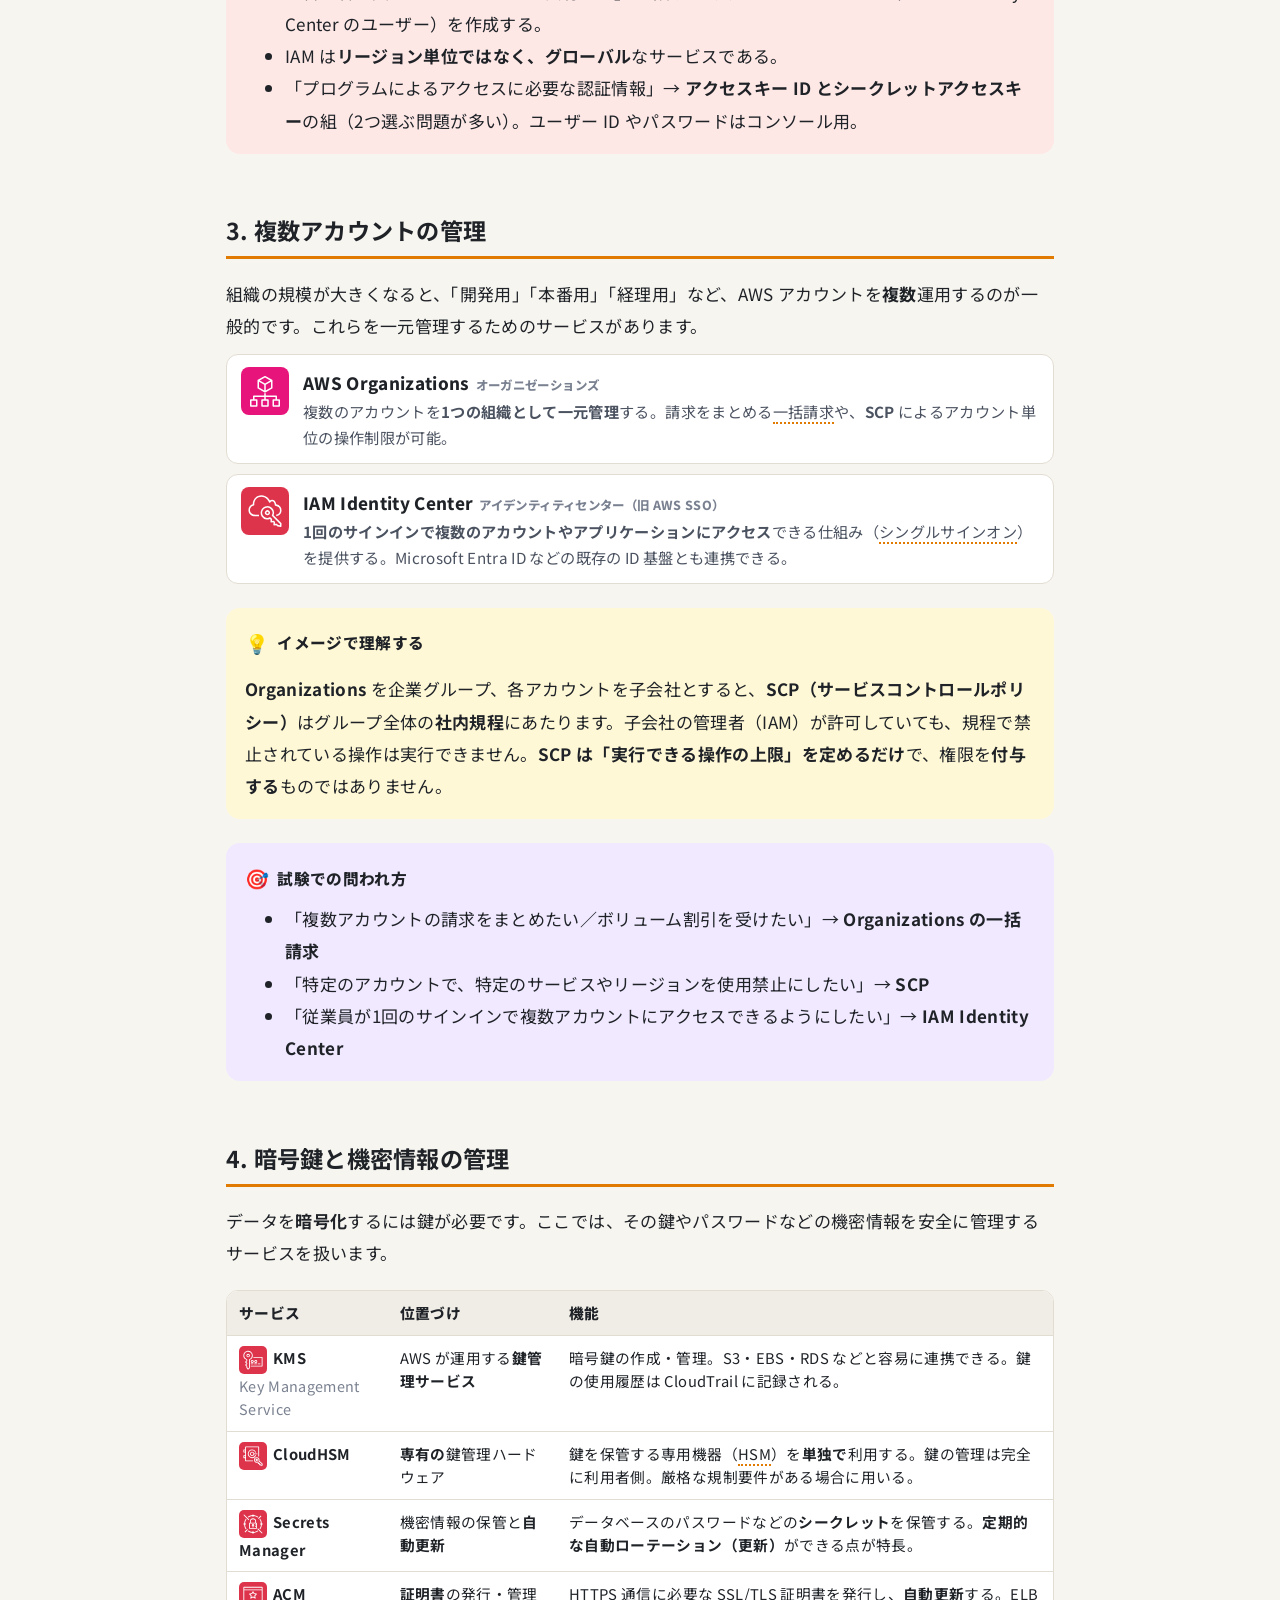
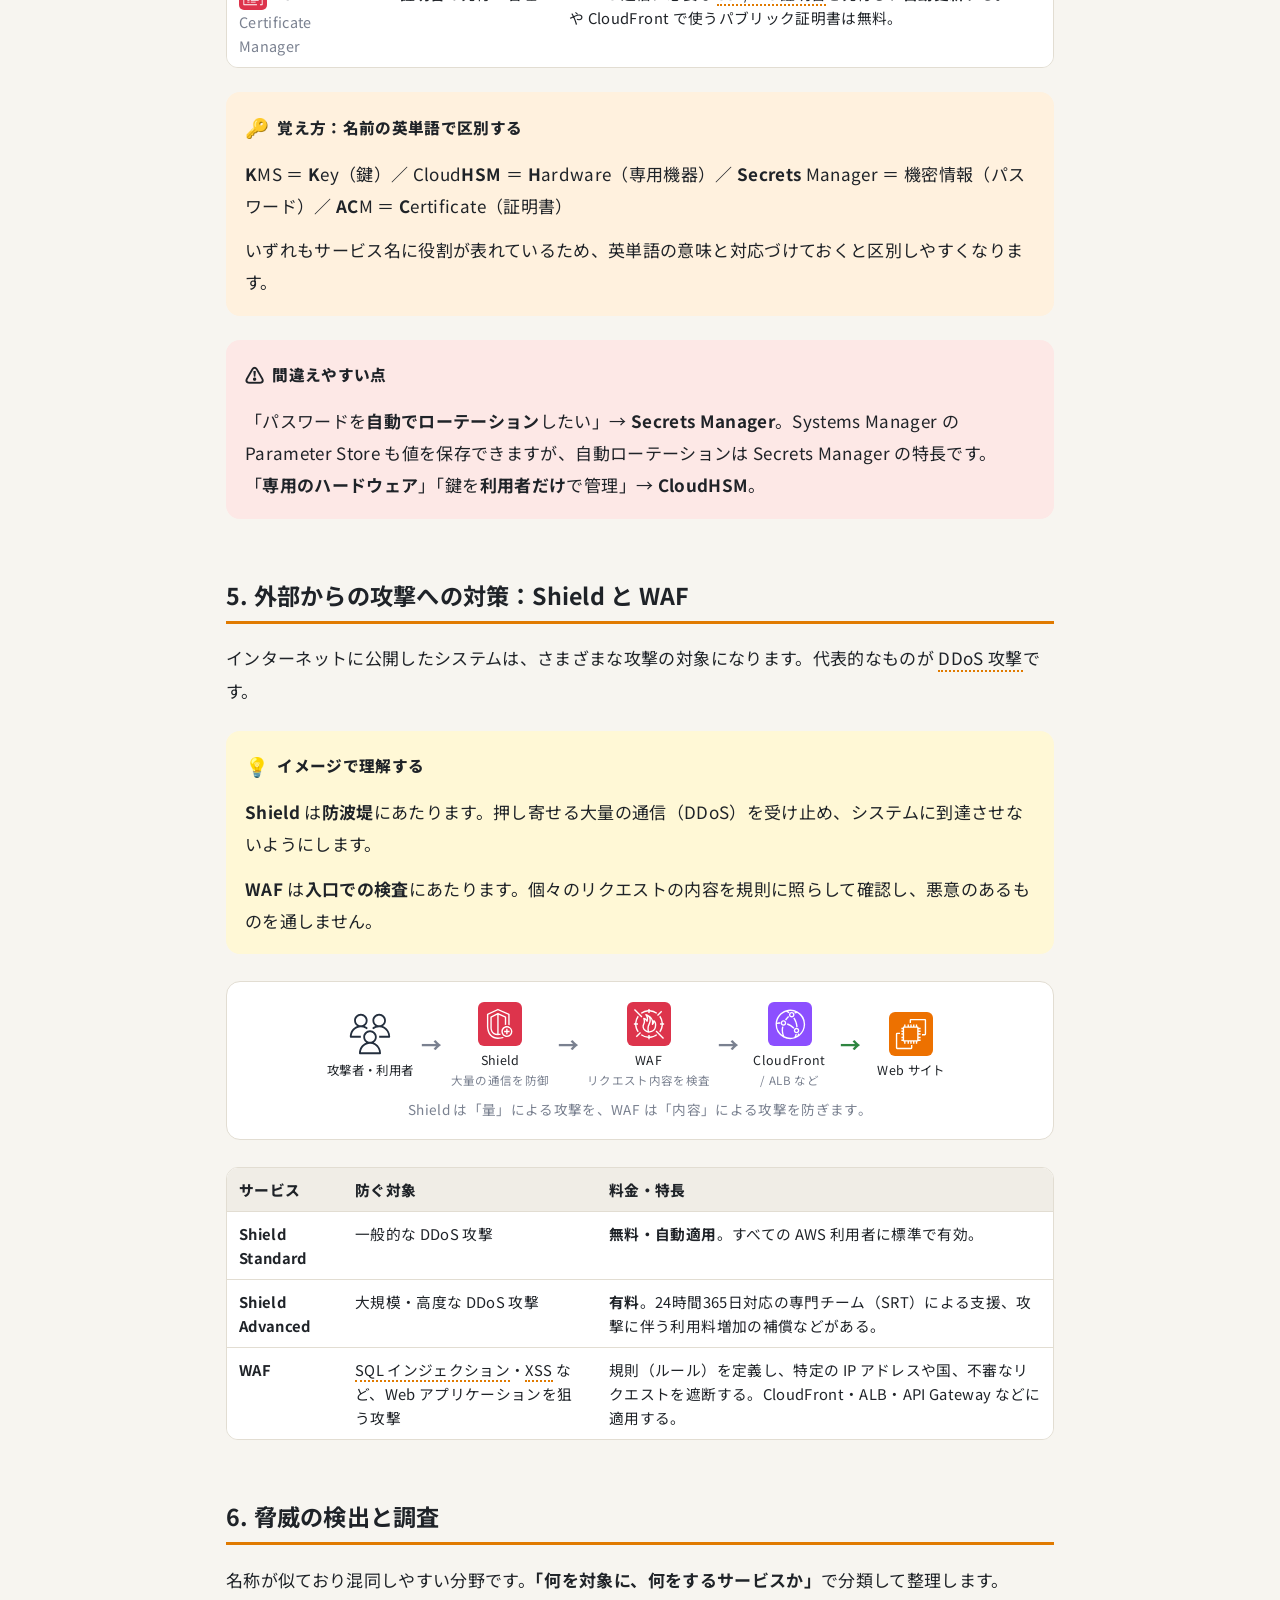
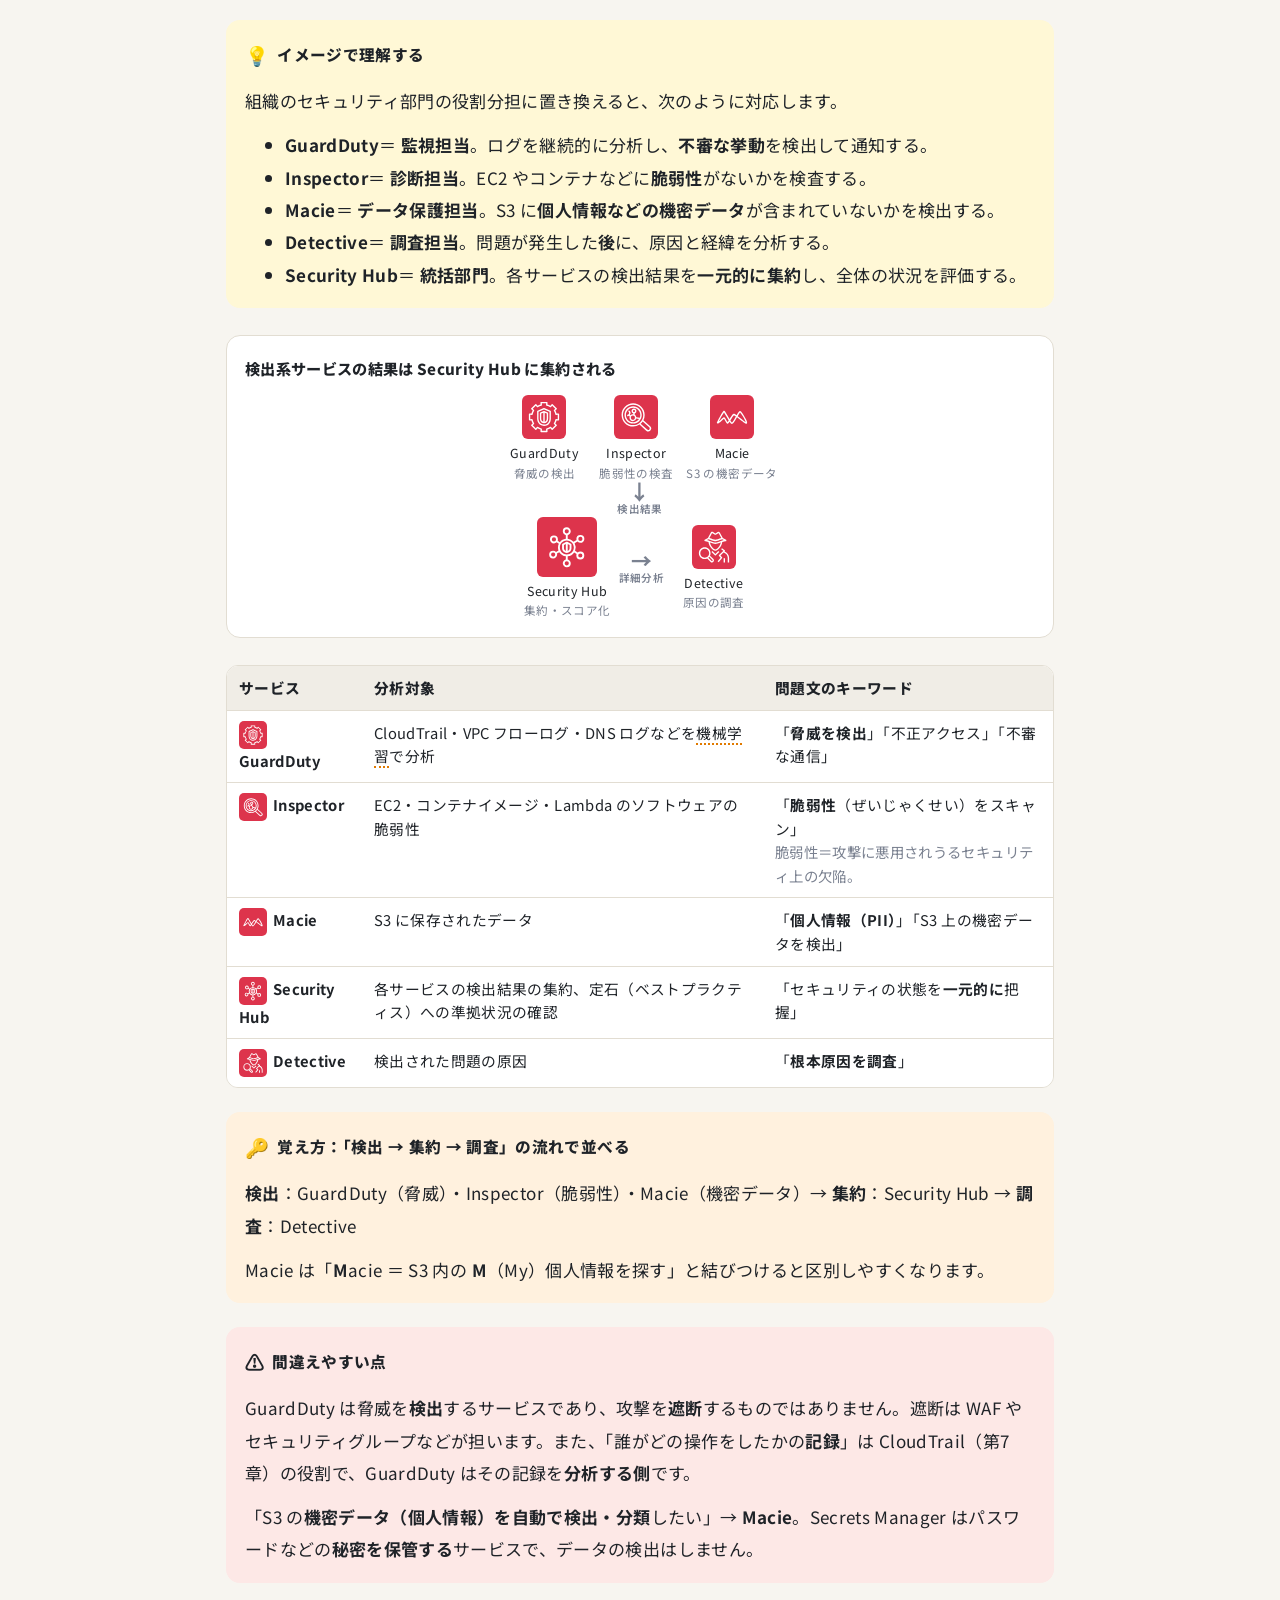
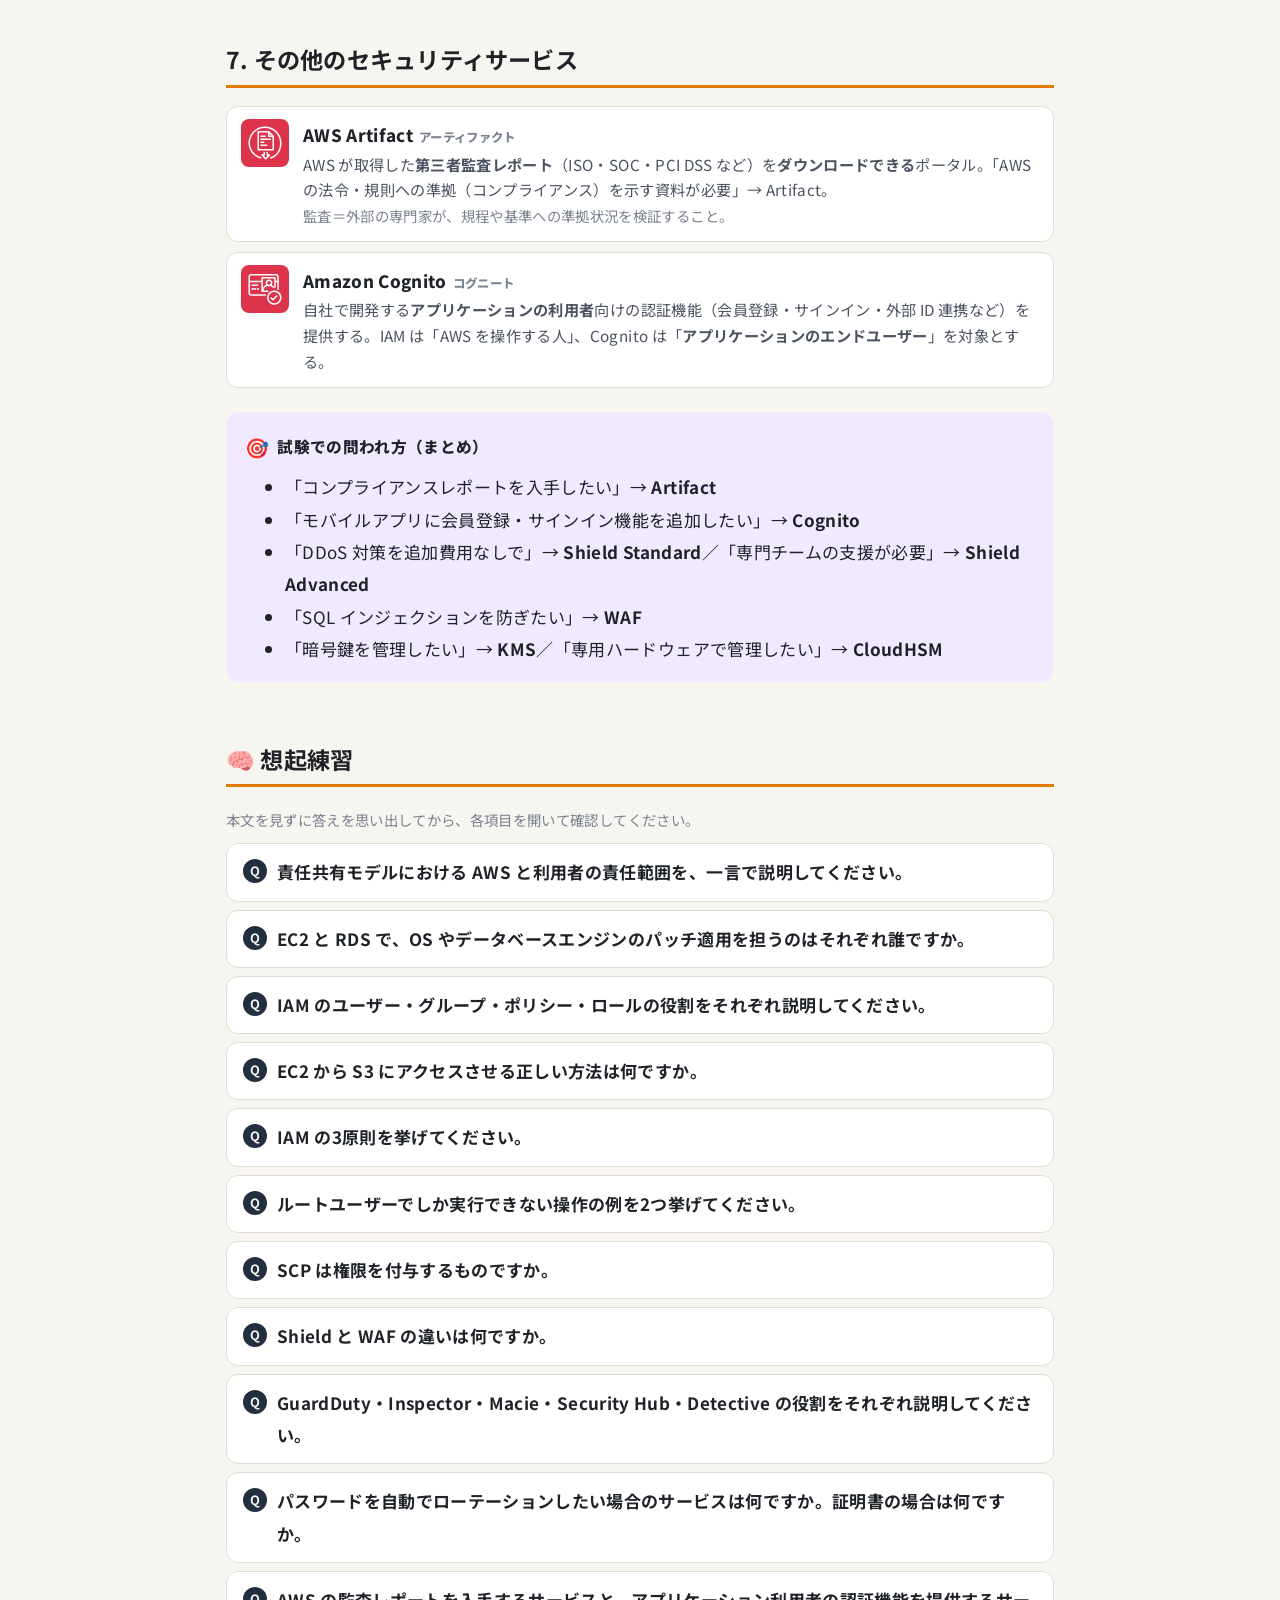
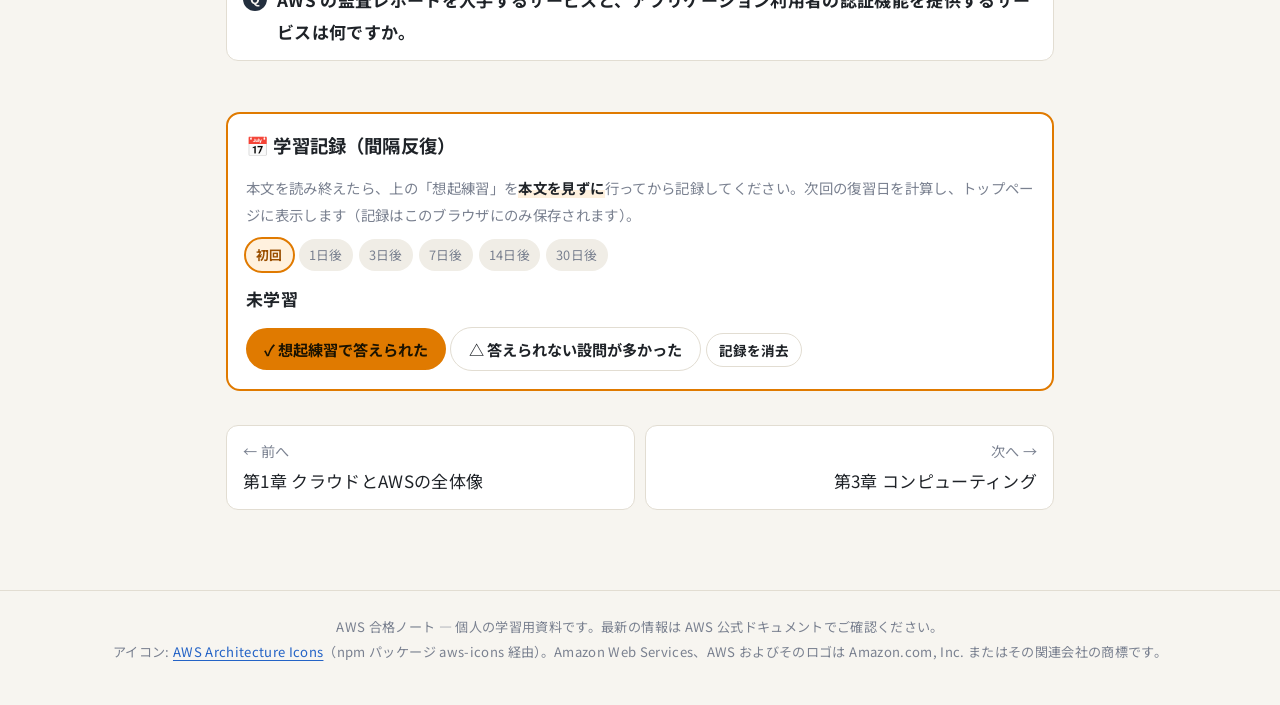
<file: docs/chapters/02-security-iam.html>
<!doctype html>
<html lang="ja">
<head>
<meta charset="utf-8">
<meta name="viewport" content="width=device-width, initial-scale=1">
<title>セキュリティとIAM | AWS 合格ノート</title>
<link rel="preconnect" href="https://fonts.googleapis.com">
<link href="https://fonts.googleapis.com/css2?family=Noto+Sans+JP:wght@400;700;800&display=swap" rel="stylesheet">
<link rel="stylesheet" href="../assets/style.css">
</head>
<body data-root="../" data-page="ch02">
<main class="wrap">
<div class="breadcrumb"><a href="../index.html">ホーム</a> › 第2章</div>
<p><span class="badge clf">CLF</span><span class="badge saa">SAA</span></p>
<h1>第2章 セキュリティとIAM</h1>
<p class="lead">セキュリティは CLF・SAA とも配点が最も大きい分野の一つです。AWS は設備と基盤を守り、利用者はデータ・権限・設定を守ります（責任共有モデル）。権限は IAM、攻撃の防御は Shield と WAF、脅威の検出は GuardDuty などです。</p>

<div class="box goal">
  <div class="box-title"><span class="em">🧭</span>この章で理解してほしいこと</div>
  <ul style="margin:0">
    <li><b>守る責任は AWS と利用者で分担する</b>：AWS は器、利用者は中身（責任共有モデル）
      <ul>
        <li>AWS が守る（Security OF the Cloud）
          <ul>
          <li>データセンターの建物・電源・物理的な警備</li>
          <li>物理サーバー・仮想化基盤・基盤ネットワーク</li>
          </ul>
        </li>
        <li>利用者が守る（Security IN the Cloud）
          <ul>
          <li>データ、IAM のアクセス権限</li>
          <li>アプリケーションのコード、セキュリティグループの設定</li>
          <li>EC2 の OS の更新・パッチ</li>
          </ul>
        </li>
        <li>マネージドなサービスほど AWS の範囲が広い
          <ul>
          <li>RDS（データベース）のエンジン、Lambda（コード実行）の OS のパッチは AWS</li>
          <li>データとアクセス権限は、どのサービスでも利用者</li>
          </ul>
        </li>
        <li>賃貸なら、AWS は建物と共用部、利用者は自室の施錠と中身</li>
      </ul>
    </li>
    <li><b>権限は IAM で決める</b>：人にはグループ経由でポリシー、サービスにはロール
      <ul>
        <li>IAM：誰が AWS を使え、どの操作ができるかを管理する。無料</li>
        <li>リージョンに属さないグローバルサービス</li>
        <li>ユーザー：1人（または1つのアプリ）に1つの認証情報。共有しない</li>
        <li>アクセスキー：CLI・SDK 用の認証情報。アクセスキー ID とシークレットの組</li>
        <li>グループ：ユーザーの集合。ポリシーはグループに付ける。入れ子は不可</li>
        <li>ポリシー：JSON で書く許可・拒否の規則
          <ul>
          <li>明示的な拒否（Deny）が最優先</li>
          <li>どこにも許可がなければ拒否（暗黙の拒否）</li>
          </ul>
        </li>
        <li>ロール：必要なときだけ引き受ける一時的な権限
          <ul>
          <li>EC2・Lambda などのサービスや、別アカウントの利用者に付ける</li>
          <li>有効期限付きの認証情報が自動で発行される</li>
          </ul>
        </li>
        <li>「EC2 から S3（ストレージ）へ」はアクセスキーを置かず、IAM ロールを付ける</li>
      </ul>
    </li>
    <li><b>ルートユーザーは日常で使わない</b>：原則は最小権限・MFA・ルートを使わない
      <ul>
        <li>ルートユーザー：アカウント作成時に作られる全権限のユーザー
          <ul>
          <li>MFA を設定して厳重に保管し、アクセスキーは作らない</li>
          <li>管理者全員で共有するのは誤り。1人1つの IAM ユーザーを作る</li>
          </ul>
        </li>
        <li>ルートユーザーでしかできない操作
          <ul>
          <li>アカウントの解約</li>
          <li>サポートプランの変更</li>
          <li>ルートユーザーのメールアドレスなどアカウント設定の変更</li>
          </ul>
        </li>
        <li>最小権限：業務に必要な範囲だけの権限を付ける</li>
        <li>MFA：パスワード（知っているもの）＋認証アプリ（持っているもの）</li>
      </ul>
    </li>
    <li><b>複数アカウントは Organizations</b>：SCP は上限を決めるだけで権限は付与しない
      <ul>
        <li>Organizations：複数のアカウントを1つの組織として管理する
          <ul>
          <li>一括請求：請求をまとめ、ボリューム割引を受けやすくする</li>
          <li>SCP：アカウント単位で使えるサービスやリージョンを制限する</li>
          <li>IAM で許可していても、SCP で禁止された操作はできない</li>
          </ul>
        </li>
        <li>IAM Identity Center：1回のサインインで複数のアカウントに入れる（SSO）</li>
        <li>Identity Center は Microsoft Entra ID などの ID 基盤と連携できる</li>
      </ul>
    </li>
    <li><b>鍵・パスワード・証明書は専用のサービスで管理</b>：名前の英単語がそのまま役割
      <ul>
        <li>KMS（Key）：暗号鍵の作成・管理
          <ul>
          <li>S3（ストレージ）・EBS（ディスク）・RDS（データベース）と連携できる</li>
          <li>鍵の使用履歴は CloudTrail に残る</li>
          </ul>
        </li>
        <li>CloudHSM（Hardware）：専用機器で鍵を利用者だけが管理。厳格な規制向け</li>
        <li>Secrets Manager：DB のパスワードなどを保管し、自動でローテーション
          <ul>
          <li>Parameter Store も値を保存できるが、自動ローテーションはこちら</li>
          </ul>
        </li>
        <li>ACM（Certificate）：SSL/TLS 証明書を発行し自動更新する</li>
        <li>ELB・CloudFront で使うパブリック証明書は無料</li>
      </ul>
    </li>
    <li><b>DDoS は Shield、Web 攻撃は WAF</b>：Shield は量、WAF は内容を防ぐ
      <ul>
        <li>Shield Standard：一般的な DDoS（大量の通信で止める攻撃）を防ぐ。無料で自動適用</li>
        <li>Shield Advanced：大規模・高度な DDoS 向け。有料
          <ul>
          <li>24時間365日の専門チーム（SRT）が支援する</li>
          <li>攻撃に伴う利用料の増加を補償する</li>
          </ul>
        </li>
        <li>WAF：SQL インジェクション・XSS など Web への攻撃を遮断する
          <ul>
          <li>特定の IP・国・不審なリクエストを規則で遮断する</li>
          <li>CloudFront（配信）・ALB（負荷分散）・API Gateway（API の窓口）に適用する</li>
          </ul>
        </li>
        <li>Shield は防波堤、WAF は入口の検査</li>
      </ul>
    </li>
    <li><b>脅威対応は「検出 → 集約 → 調査」</b>：検出するサービスは遮断しない
      <ul>
        <li>GuardDuty：ログを機械学習で分析して脅威を検出する
          <ul>
          <li>CloudTrail（操作の記録）・VPC フローログ（通信の記録）・DNS ログを分析する</li>
          <li>「誰が操作したか」の記録は CloudTrail。GuardDuty は分析する側</li>
          </ul>
        </li>
        <li>Inspector：EC2・コンテナイメージ・Lambda の脆弱性を検査する</li>
        <li>Macie：S3 の個人情報（PII）など機密データを検出する</li>
        <li>Secrets Manager（パスワードの保管）と混同しない</li>
        <li>Security Hub：各サービスの検出結果を1か所に集約する</li>
        <li>Detective：検出された問題の根本原因と経緯を調査する</li>
        <li>遮断は WAF やセキュリティグループの役割</li>
      </ul>
    </li>
    <li><b>監査レポートは Artifact、アプリの利用者認証は Cognito</b>
      <ul>
        <li>Artifact：AWS の第三者監査レポート（ISO・SOC・PCI DSS）を取得する</li>
        <li>Cognito：自社アプリの会員登録・サインイン・外部 ID 連携</li>
        <li>IAM は「AWS を操作する人」、Cognito は「アプリを使う一般の利用者」</li>
      </ul>
    </li>
  </ul>
  <p class="muted" style="margin:.7em 0 0;font-size:.9rem">読み終えたら、本文を見ずに各項目を自分の言葉で説明できるか確かめてください。</p>
</div>

<div class="box map">
  <div class="box-title"><span class="em">🗺️</span>この章の全体像</div>
  <ol style="margin:0">
    <li>責任共有モデル（AWS と利用者の責任分担）</li>
    <li>IAM（認証とアクセス権限の管理）</li>
    <li>複数アカウントの管理（Organizations・IAM Identity Center）</li>
    <li>暗号鍵と機密情報の管理（KMS・CloudHSM・Secrets Manager・ACM）</li>
    <li>外部からの攻撃への対策（Shield・WAF）</li>
    <li>脅威の検出と調査（GuardDuty・Inspector・Macie・Security Hub・Detective）</li>
    <li>その他（Artifact・Cognito）</li>
  </ol>
  <p style="margin:.9em 0 .2em"><b>読む前の問い</b><small class="muted">（答えを予測してから読み進め、読み終えたら答え合わせをしてください）</small></p>
  <ul style="margin:0">
    <li>EC2 上の OS の更新プログラムを適用する責任は、AWS と利用者のどちらにあるか。</li>
    <li>EC2 上のアプリケーションに S3 へのアクセスを許可するとき、アクセスキーを埋め込む以外にどのような方法があるか。</li>
    <li>DDoS 攻撃、SQL インジェクション、不審な API 呼び出しには、それぞれどのサービスで対処するか。</li>
  </ul>
</div>

<h2>1. 責任共有モデル：誰が何を守るのか</h2>
<p>クラウドでは、セキュリティの責任を <b>AWS と利用者で分担</b>します。この考え方を<span class="term" data-tip="責任共有モデル（Shared Responsibility Model）：セキュリティの責任を AWS と利用者で分担する考え方。">責任共有モデル</span>といいます。</p>

<div class="box story">
  <div class="box-title"><span class="em">💡</span>イメージで理解する</div>
  <p>賃貸マンションに置き換えると分かりやすくなります。<b>AWS は建物の所有者</b>として、建物の構造・共用部の入退室管理・設備の保守（＝データセンター、物理機器、基盤ネットワーク）に責任を負います。</p>
  <p><b>利用者は入居者</b>として、自室の施錠、合鍵を誰に渡すか、室内に置いた資産（＝データ、設定、認証情報）の管理に責任を負います。</p>
</div>

<div class="box hook">
  <div class="box-title"><span class="em">🔑</span>覚え方：「クラウド<b>の</b>」と「クラウド<b>の中</b>」</div>
  <p>AWS ＝ Security <b>OF</b> the Cloud（クラウド<b>そのもの</b>のセキュリティ）<br>
  利用者 ＝ Security <b>IN</b> the Cloud（クラウド<b>上に置いたもの</b>のセキュリティ）</p>
  <p>「<b>AWS は器、利用者は中身</b>」と整理しておくと判断しやすくなります。</p>
</div>

<div class="diagram">
  <div class="dtitle">サービスの種類による利用者の責任範囲の違い</div>
  <div class="table-wrap" style="margin:0">
  <table style="text-align:center;font-size:.85rem">
    <tr><th style="text-align:left;white-space:normal">対象</th>
      <th style="white-space:normal"><img class="ico-s" style="display:block;margin:0 auto 4px" src="../assets/aws-icons/architecture-service/AmazonEC2.svg" alt="">EC2<br><small class="muted">IaaS</small></th>
      <th style="white-space:normal"><img class="ico-s" style="display:block;margin:0 auto 4px" src="../assets/aws-icons/architecture-service/AmazonRDS.svg" alt="">RDS<br><small class="muted">マネージド</small></th>
      <th style="white-space:normal"><img class="ico-s" style="display:block;margin:0 auto 4px" src="../assets/aws-icons/architecture-service/AWSLambda.svg" alt="">Lambda<br><small class="muted">サーバーレス</small></th></tr>
    <tr><td style="text-align:left">データ・アクセス権限（IAM）</td><td style="background:var(--blue-soft)">利用者</td><td style="background:var(--blue-soft)">利用者</td><td style="background:var(--blue-soft)">利用者</td></tr>
    <tr><td style="text-align:left">アプリケーションのコード</td><td style="background:var(--blue-soft)">利用者</td><td style="background:var(--blue-soft)">利用者<br><small>（DB の設定・利用方法）</small></td><td style="background:var(--blue-soft)">利用者</td></tr>
    <tr><td style="text-align:left">ファイアウォール設定（セキュリティグループ）</td><td style="background:var(--blue-soft)">利用者</td><td style="background:var(--blue-soft)">利用者</td><td style="background:var(--accent-soft)">AWS<br><small>（VPC に接続する場合は利用者）</small></td></tr>
    <tr><td style="text-align:left">OS の更新・パッチ適用</td><td style="background:var(--blue-soft)">利用者</td><td style="background:var(--accent-soft)">AWS</td><td style="background:var(--accent-soft)">AWS</td></tr>
    <tr><td style="text-align:left">物理サーバー・仮想化基盤</td><td style="background:var(--accent-soft)">AWS</td><td style="background:var(--accent-soft)">AWS</td><td style="background:var(--accent-soft)">AWS</td></tr>
    <tr><td style="text-align:left">データセンターの建物・電源・物理的警備</td><td style="background:var(--accent-soft)">AWS</td><td style="background:var(--accent-soft)">AWS</td><td style="background:var(--accent-soft)">AWS</td></tr>
  </table></div>
  <div class="cap"><span style="background:var(--blue-soft);padding:0 6px;border-radius:4px">青＝利用者</span>　<span style="background:var(--accent-soft);padding:0 6px;border-radius:4px">オレンジ＝AWS</span><br>AWS が管理を引き受ける範囲が広い（＝<span class="term" data-tip="マネージドサービス：OS の更新や障害対応などの運用管理を AWS が代行するサービス。">マネージド</span>）サービスほど、利用者の責任範囲は狭くなります。ただし<b>データとアクセス権限は、どのサービスでも利用者の責任</b>です。</div>
</div>

<div class="box kotoba">
  <div class="box-title"><span class="em">📝</span>用語の補足</div>
  <dl class="words">
    <dt>OS</dt><dd>オペレーティングシステム。Windows や Linux など、ハードウェアを制御しアプリケーションの実行基盤となるソフトウェア。</dd>
    <dt>パッチ</dt><dd>ソフトウェアの不具合や脆弱性を修正するための更新プログラム。</dd>
    <dt>ファイアウォール</dt><dd>あらかじめ定めた規則に従って通信を許可・遮断する仕組み。</dd>
    <dt>暗号化</dt><dd>鍵を持つ者だけが元の内容を復元できるよう、データを変換すること。</dd>
  </dl>
</div>

<div class="box exam">
  <div class="box-title"><span class="em">🎯</span>試験での問われ方</div>
  <ul style="margin:0">
    <li>「EC2 の<b>セキュリティグループの設定</b>は誰の責任か」→ <b>利用者</b>（ファイアウォールの設定は利用者。「利用者の責任を2つ」なら IAM の最小権限とセキュリティグループ）</li>
    <li>「EC2 の OS にパッチを適用するのは誰か」→ <b>利用者</b></li>
    <li>「RDS のデータベースエンジンにパッチを適用するのは誰か」→ <b>AWS</b></li>
    <li>「データセンターの物理的セキュリティは誰の責任か」→ <b>AWS</b></li>
    <li>「IAM ユーザーの管理、データの暗号化設定は誰の責任か」→ <b>利用者</b></li>
    <li><b>共有される</b>統制（共有コントロール）：パッチ管理、構成管理、従業員教育（それぞれが自社の範囲について責任を負う）</li>
  </ul>
</div>

<h2>2. IAM：誰に何を許可するか</h2>
<div class="svc"><img src="../assets/aws-icons/architecture-service/AWSIdentityandAccessManagement.svg" alt=""><div><div class="name">IAM<span class="yomi">アイアム／Identity and Access Management</span></div><div class="one">AWS を<b>誰が</b>利用でき、<b>どの操作を許可するか</b>を管理するサービス。無料。特定のリージョンに属さない<span class="term" data-tip="グローバルサービス：特定のリージョンに属さず、全リージョン共通で利用されるサービス。">グローバルサービス</span>です。</div></div></div>

<div class="box story">
  <div class="box-title"><span class="em">💡</span>イメージで理解する</div>
  <p>オフィスの入館管理に置き換えると、IAM の各要素は次のように対応します。</p>
  <ul style="margin:0">
    <li><b>ユーザー</b>＝ 社員証を持つ<b>個々の従業員</b>。</li>
    <li><b>グループ</b>＝「経理部」「開発部」などの<b>部署</b>。部署単位で入館権限を設定すれば、人の増減に容易に対応できる。</li>
    <li><b>ポリシー</b>＝「この部署はサーバールームに入室可」といった<b>権限の規定</b>。</li>
    <li><b>ロール</b>＝ 必要なときだけ発行される<b>一時入館証</b>。保持している間だけ権限が有効になり、人だけでなく EC2 などの AWS サービスにも付与できる。</li>
  </ul>
</div>

<div class="diagram">
  <div class="dtitle">ユーザー・グループ・ポリシー・ロールの関係</div>
  <div class="grp-row">
    <div class="grp plain">
      <div class="glabel">人に権限を付与する</div>
      <div class="flow wrap-ok">
        <div class="node"><img src="../assets/aws-icons/resource/Users.svg" alt="">ユーザー<small>A さん・B さん</small></div>
        <div class="arr">→<small>所属</small></div>
        <div class="node"><img src="../assets/aws-icons/resource/Users.svg" alt="">グループ<small>開発チーム</small></div>
        <div class="arr">←<small>アタッチ</small></div>
        <div class="node"><img src="../assets/aws-icons/resource/AWSIdentityAccessManagementPermissions.svg" alt="">ポリシー<small>S3 の読み取りを許可</small></div>
      </div>
    </div>
    <div class="grp plain">
      <div class="glabel">サービスに権限を付与する</div>
      <div class="flow wrap-ok">
        <div class="node"><img src="../assets/aws-icons/architecture-service/AmazonEC2.svg" alt="">EC2</div>
        <div class="arr">→<small>引き受け</small></div>
        <div class="node"><img src="../assets/aws-icons/resource/AWSIdentityAccessManagementRole.svg" alt="">ロール<small>一時的な権限</small></div>
        <div class="arr ok">→<small>アクセス許可</small></div>
        <div class="node"><img src="../assets/aws-icons/architecture-service/AmazonSimpleStorageService.svg" alt="">S3</div>
      </div>
    </div>
  </div>
  <div class="cap">EC2 上のプログラムから S3 を利用する場合は、アクセスキーをサーバーに保存するのではなく、<b>IAM ロール</b>を付与するのが正しい方法です。</div>
</div>

<div class="table-wrap"><table>
  <tr><th>要素</th><th>概要</th><th>要点</th></tr>
  <tr><td><b>ルートユーザー</b></td><td>アカウント作成時に作られる、<b>すべての権限を持つユーザー</b>（メールアドレスでサインイン）</td><td>日常業務では<b>使用しない</b>。MFA を設定して厳重に保管する。</td></tr>
  <tr><td><b>IAM ユーザー</b></td><td>個人（または1つのアプリケーション）用の認証情報</td><td>1人につき1ユーザー。共有しない。</td></tr>
  <tr><td><b>IAM グループ</b></td><td>ユーザーの集合</td><td>グループにポリシーを付与すると管理が容易。グループを入れ子にはできない。</td></tr>
  <tr><td><b>IAM ポリシー</b></td><td>許可・拒否の規則（<span class="term" data-tip="JSON（ジェイソン）：{&quot;キー&quot;: &quot;値&quot;} の形式でデータを記述するテキスト形式。">JSON</span> で記述）</td><td>「<b>明示的な拒否（Deny）</b>」が最優先。どこにも許可がなければ拒否される（暗黙の拒否）。</td></tr>
  <tr><td><b>IAM ロール</b></td><td>一時的に引き受ける権限</td><td>EC2・Lambda などのサービスや、別アカウントの利用者に付与する。有効期限付きの<span class="term" data-tip="認証情報：本人であることを証明するための情報。パスワードやアクセスキーなど。">認証情報</span>が自動発行される。</td></tr>
  <tr><td><b>アクセスキー</b></td><td>CLI・SDK など<b>プログラムからアクセスする</b>ための認証情報。<b>アクセスキー ID</b> と<b>シークレットアクセスキー</b>の組</td><td>人のコンソール操作はパスワード（＋MFA）。EC2 上のプログラムにはキーを置かず、IAM ロールを使う。</td></tr>
</table></div>

<h3>ルートユーザーでしか実行できない操作</h3>
<p>ルートユーザーは権限が強すぎるため、通常の作業は IAM ユーザー（または IAM Identity Center）で行います。ただし、次のような<b>アカウント自体に関わる操作</b>はルートユーザーでしか実行できません。</p>
<ul>
  <li>アカウントの<b>解約（閉鎖）</b></li>
  <li><b>サポートプランの変更</b></li>
  <li>ルートユーザーのメールアドレスなど、アカウント設定の変更</li>
</ul>

<h3>セキュリティの基本原則</h3>
<div class="box hook">
  <div class="box-title"><span class="em">🔑</span>覚え方：IAM の3原則「<b>最小・二重・使わない</b>」</div>
  <ol style="margin:0">
    <li><b>最小</b>権限の原則：業務に<b>必要な範囲だけ</b>の権限を付与する。</li>
    <li><b>二重</b>の本人確認＝ <b>MFA</b>：パスワードに加えて認証アプリなどを組み合わせる。<br><small class="muted">MFA（多要素認証）＝「知っているもの（パスワード）」「持っているもの（スマートフォン等）」など、種類の異なる要素を組み合わせて本人確認する方式。</small></li>
    <li>ルートユーザーは<b>使わない</b>：ルートユーザーのアクセスキーも作成しない。</li>
  </ol>
</div>
<div class="flow wrap-ok" style="margin:1em 0">
  <div class="node"><img src="../assets/aws-icons/resource/User.svg" alt="">パスワード<small>知識要素</small></div>
  <div class="arr">＋</div>
  <div class="node"><img src="../assets/aws-icons/resource/AWSIdentityAccessManagementMFAToken.svg" alt="">MFA デバイス<small>所持要素</small></div>
  <div class="arr ok">→</div>
  <div class="node"><img src="../assets/aws-icons/architecture-service/AWSManagementConsole.svg" alt="">サインイン</div>
</div>

<div class="box warn">
  <div class="box-title"><span class="em">⚠️</span>間違えやすい点</div>
  <ul style="margin:0">
    <li>「EC2 から S3 にアクセスさせるため、アクセスキーを EC2 に保存する」→ <b>誤り</b>。正しくは <b>IAM ロール</b>を EC2 に付与する。</li>
    <li>「管理者全員でルートユーザーを共有する」→ <b>誤り</b>。1人1つの IAM ユーザー（または Identity Center のユーザー）を作成する。</li>
    <li>IAM は<b>リージョン単位ではなく、グローバル</b>なサービスである。</li>
    <li>「プログラムによるアクセスに必要な認証情報」→ <b>アクセスキー ID とシークレットアクセスキー</b>の組（2つ選ぶ問題が多い）。ユーザー ID やパスワードはコンソール用。</li>
  </ul>
</div>

<h2>3. 複数アカウントの管理</h2>
<p>組織の規模が大きくなると、「開発用」「本番用」「経理用」など、AWS アカウントを<b>複数</b>運用するのが一般的です。これらを一元管理するためのサービスがあります。</p>

<div class="svc"><img src="../assets/aws-icons/architecture-service/AWSOrganizations.svg" alt=""><div><div class="name">AWS Organizations<span class="yomi">オーガニゼーションズ</span></div><div class="one">複数のアカウントを<b>1つの組織として一元管理</b>する。請求をまとめる<span class="term" data-tip="一括請求（Consolidated Billing）：複数アカウントの料金を1つの請求にまとめる機能。利用量が合算されるため、ボリューム割引も適用されやすい。">一括請求</span>や、<b>SCP</b> によるアカウント単位の操作制限が可能。</div></div></div>
<div class="svc"><img src="../assets/aws-icons/architecture-service/AWSIAMIdentityCenter.svg" alt=""><div><div class="name">IAM Identity Center<span class="yomi">アイデンティティセンター（旧 AWS SSO）</span></div><div class="one"><b>1回のサインインで複数のアカウントやアプリケーションにアクセス</b>できる仕組み（<span class="term" data-tip="シングルサインオン（SSO）：1回の認証で複数のシステムを利用できるようにする仕組み。">シングルサインオン</span>）を提供する。Microsoft Entra ID などの既存の ID 基盤とも連携できる。</div></div></div>

<div class="box story">
  <div class="box-title"><span class="em">💡</span>イメージで理解する</div>
  <p><b>Organizations</b> を企業グループ、各アカウントを子会社とすると、<b>SCP（サービスコントロールポリシー）</b>はグループ全体の<b>社内規程</b>にあたります。子会社の管理者（IAM）が許可していても、規程で禁止されている操作は実行できません。<b>SCP は「実行できる操作の上限」を定めるだけ</b>で、権限を<b>付与する</b>ものではありません。</p>
</div>

<div class="box exam">
  <div class="box-title"><span class="em">🎯</span>試験での問われ方</div>
  <ul style="margin:0">
    <li>「複数アカウントの請求をまとめたい／ボリューム割引を受けたい」→ <b>Organizations の一括請求</b></li>
    <li>「特定のアカウントで、特定のサービスやリージョンを使用禁止にしたい」→ <b>SCP</b></li>
    <li>「従業員が1回のサインインで複数アカウントにアクセスできるようにしたい」→ <b>IAM Identity Center</b></li>
  </ul>
</div>

<h2>4. 暗号鍵と機密情報の管理</h2>
<p>データを<b>暗号化</b>するには鍵が必要です。ここでは、その鍵やパスワードなどの機密情報を安全に管理するサービスを扱います。</p>

<div class="table-wrap"><table>
  <tr><th>サービス</th><th>位置づけ</th><th>機能</th></tr>
  <tr><td><img class="ico-s" src="../assets/aws-icons/architecture-service/AWSKeyManagementService.svg" alt=""><b>KMS</b><br><small class="muted">Key Management Service</small></td><td>AWS が運用する<b>鍵管理サービス</b></td><td>暗号鍵の作成・管理。S3・EBS・RDS などと容易に連携できる。鍵の使用履歴は CloudTrail に記録される。</td></tr>
  <tr><td><img class="ico-s" src="../assets/aws-icons/architecture-service/AWSCloudHSM.svg" alt=""><b>CloudHSM</b></td><td><b>専有の</b>鍵管理ハードウェア</td><td>鍵を保管する専用機器（<span class="term" data-tip="HSM（Hardware Security Module）：暗号鍵を安全に生成・保管・処理するための専用ハードウェア。">HSM</span>）を<b>単独で</b>利用する。鍵の管理は完全に利用者側。厳格な規制要件がある場合に用いる。</td></tr>
  <tr><td><img class="ico-s" src="../assets/aws-icons/architecture-service/AWSSecretsManager.svg" alt=""><b>Secrets Manager</b></td><td>機密情報の保管と<b>自動更新</b></td><td>データベースのパスワードなどの<b>シークレット</b>を保管する。<b>定期的な自動ローテーション（更新）</b>ができる点が特長。</td></tr>
  <tr><td><img class="ico-s" src="../assets/aws-icons/architecture-service/AWSCertificateManager.svg" alt=""><b>ACM</b><br><small class="muted">Certificate Manager</small></td><td><b>証明書</b>の発行・管理</td><td>HTTPS 通信に必要な <span class="term" data-tip="SSL/TLS 証明書：サイトの運営者が正当であることを証明し、通信の暗号化に用いる電子証明書。">SSL/TLS 証明書</span>を発行し、<b>自動更新</b>する。ELB や CloudFront で使うパブリック証明書は無料。</td></tr>
</table></div>

<div class="box hook">
  <div class="box-title"><span class="em">🔑</span>覚え方：名前の英単語で区別する</div>
  <p><b>K</b>MS ＝ <b>K</b>ey（鍵）／ Cloud<b>HSM</b> ＝ <b>H</b>ardware（専用機器）／ <b>Secrets</b> Manager ＝ 機密情報（パスワード）／ <b>AC</b>M ＝ <b>C</b>ertificate（証明書）</p>
  <p>いずれもサービス名に役割が表れているため、英単語の意味と対応づけておくと区別しやすくなります。</p>
</div>

<div class="box warn">
  <div class="box-title"><span class="em">⚠️</span>間違えやすい点</div>
  <p>「パスワードを<b>自動でローテーション</b>したい」→ <b>Secrets Manager</b>。Systems Manager の Parameter Store も値を保存できますが、自動ローテーションは Secrets Manager の特長です。<br>「<b>専用のハードウェア</b>」「鍵を<b>利用者だけ</b>で管理」→ <b>CloudHSM</b>。</p>
</div>

<h2>5. 外部からの攻撃への対策：Shield と WAF</h2>
<p>インターネットに公開したシステムは、さまざまな攻撃の対象になります。代表的なものが <span class="term" data-tip="DDoS 攻撃（分散型サービス妨害攻撃）：多数のコンピューターから大量の通信を送りつけ、サービスを利用不能にする攻撃。">DDoS 攻撃</span>です。</p>

<div class="box story">
  <div class="box-title"><span class="em">💡</span>イメージで理解する</div>
  <p><b>Shield</b> は<b>防波堤</b>にあたります。押し寄せる大量の通信（DDoS）を受け止め、システムに到達させないようにします。</p>
  <p><b>WAF</b> は<b>入口での検査</b>にあたります。個々のリクエストの内容を規則に照らして確認し、悪意のあるものを通しません。</p>
</div>

<div class="diagram">
  <div class="flow wrap-ok">
    <div class="node"><img src="../assets/aws-icons/resource/Users.svg" alt="">攻撃者・利用者</div>
    <div class="arr">→</div>
    <div class="node"><img src="../assets/aws-icons/architecture-service/AWSShield.svg" alt="">Shield<small>大量の通信を防御</small></div>
    <div class="arr">→</div>
    <div class="node"><img src="../assets/aws-icons/architecture-service/AWSWAF.svg" alt="">WAF<small>リクエスト内容を検査</small></div>
    <div class="arr">→</div>
    <div class="node"><img src="../assets/aws-icons/architecture-service/AmazonCloudFront.svg" alt="">CloudFront<small>/ ALB など</small></div>
    <div class="arr ok">→</div>
    <div class="node"><img src="../assets/aws-icons/architecture-service/AmazonEC2.svg" alt="">Web サイト</div>
  </div>
  <div class="cap">Shield は「量」による攻撃を、WAF は「内容」による攻撃を防ぎます。</div>
</div>

<div class="table-wrap"><table>
  <tr><th>サービス</th><th>防ぐ対象</th><th>料金・特長</th></tr>
  <tr><td><b>Shield Standard</b></td><td>一般的な DDoS 攻撃</td><td><b>無料・自動適用</b>。すべての AWS 利用者に標準で有効。</td></tr>
  <tr><td><b>Shield Advanced</b></td><td>大規模・高度な DDoS 攻撃</td><td><b>有料</b>。24時間365日対応の専門チーム（SRT）による支援、攻撃に伴う利用料増加の補償などがある。</td></tr>
  <tr><td><b>WAF</b></td><td><span class="term" data-tip="SQL インジェクション：入力欄にデータベース操作命令を紛れ込ませ、データの窃取や改ざんを行う攻撃。">SQL インジェクション</span>・<span class="term" data-tip="クロスサイトスクリプティング（XSS）：Web ページに悪意あるスクリプトを埋め込み、閲覧者のブラウザで実行させる攻撃。">XSS</span> など、Web アプリケーションを狙う攻撃</td><td>規則（ルール）を定義し、特定の IP アドレスや国、不審なリクエストを遮断する。CloudFront・ALB・API Gateway などに適用する。</td></tr>
</table></div>

<h2>6. 脅威の検出と調査</h2>
<p>名称が似ており混同しやすい分野です。<b>「何を対象に、何をするサービスか」</b>で分類して整理します。</p>

<div class="box story">
  <div class="box-title"><span class="em">💡</span>イメージで理解する</div>
  <p>組織のセキュリティ部門の役割分担に置き換えると、次のように対応します。</p>
  <ul style="margin:0">
    <li><b>GuardDuty</b>＝ <b>監視担当</b>。ログを継続的に分析し、<b>不審な挙動</b>を検出して通知する。</li>
    <li><b>Inspector</b>＝ <b>診断担当</b>。EC2 やコンテナなどに<b>脆弱性</b>がないかを検査する。</li>
    <li><b>Macie</b>＝ <b>データ保護担当</b>。S3 に<b>個人情報などの機密データ</b>が含まれていないかを検出する。</li>
    <li><b>Detective</b>＝ <b>調査担当</b>。問題が発生した<b>後</b>に、原因と経緯を分析する。</li>
    <li><b>Security Hub</b>＝ <b>統括部門</b>。各サービスの検出結果を<b>一元的に集約</b>し、全体の状況を評価する。</li>
  </ul>
</div>

<div class="diagram">
  <div class="dtitle">検出系サービスの結果は Security Hub に集約される</div>
  <div class="flow wrap-ok">
    <div class="node"><img src="../assets/aws-icons/architecture-service/AmazonGuardDuty.svg" alt="">GuardDuty<small>脅威の検出</small></div>
    <div class="node"><img src="../assets/aws-icons/architecture-service/AmazonInspector.svg" alt="">Inspector<small>脆弱性の検査</small></div>
    <div class="node"><img src="../assets/aws-icons/architecture-service/AmazonMacie.svg" alt="">Macie<small>S3 の機密データ</small></div>
  </div>
  <div class="flow"><div class="arr">↓<small>検出結果</small></div></div>
  <div class="flow wrap-ok">
    <div class="node lg"><img src="../assets/aws-icons/architecture-service/AWSSecurityHub.svg" alt="">Security Hub<small>集約・スコア化</small></div>
    <div class="arr">→<small>詳細分析</small></div>
    <div class="node"><img src="../assets/aws-icons/architecture-service/AmazonDetective.svg" alt="">Detective<small>原因の調査</small></div>
  </div>
</div>

<div class="table-wrap"><table>
  <tr><th>サービス</th><th>分析対象</th><th>問題文のキーワード</th></tr>
  <tr><td><img class="ico-s" src="../assets/aws-icons/architecture-service/AmazonGuardDuty.svg" alt=""><b>GuardDuty</b></td><td>CloudTrail・VPC フローログ・DNS ログなどを<span class="term" data-tip="機械学習：大量のデータからパターンを学習し、予測や異常検知を行う技術。">機械学習</span>で分析</td><td>「<b>脅威を検出</b>」「不正アクセス」「不審な通信」</td></tr>
  <tr><td><img class="ico-s" src="../assets/aws-icons/architecture-service/AmazonInspector.svg" alt=""><b>Inspector</b></td><td>EC2・コンテナイメージ・Lambda のソフトウェアの脆弱性</td><td>「<b>脆弱性</b>（ぜいじゃくせい）をスキャン」<br><small class="muted">脆弱性＝攻撃に悪用されうるセキュリティ上の欠陥。</small></td></tr>
  <tr><td><img class="ico-s" src="../assets/aws-icons/architecture-service/AmazonMacie.svg" alt=""><b>Macie</b></td><td>S3 に保存されたデータ</td><td>「<b>個人情報（PII）</b>」「S3 上の機密データを検出」</td></tr>
  <tr><td><img class="ico-s" src="../assets/aws-icons/architecture-service/AWSSecurityHub.svg" alt=""><b>Security Hub</b></td><td>各サービスの検出結果の集約、定石（ベストプラクティス）への準拠状況の確認</td><td>「セキュリティの状態を<b>一元的に</b>把握」</td></tr>
  <tr><td><img class="ico-s" src="../assets/aws-icons/architecture-service/AmazonDetective.svg" alt=""><b>Detective</b></td><td>検出された問題の原因</td><td>「<b>根本原因を調査</b>」</td></tr>
</table></div>

<div class="box hook">
  <div class="box-title"><span class="em">🔑</span>覚え方：「検出 → 集約 → 調査」の流れで並べる</div>
  <p><b>検出</b>：GuardDuty（脅威）・Inspector（脆弱性）・Macie（機密データ）→ <b>集約</b>：Security Hub → <b>調査</b>：Detective</p>
  <p>Macie は「<b>M</b>acie ＝ S3 内の <b>M</b>（My）個人情報を探す」と結びつけると区別しやすくなります。</p>
</div>

<div class="box warn">
  <div class="box-title"><span class="em">⚠️</span>間違えやすい点</div>
  <p>GuardDuty は脅威を<b>検出</b>するサービスであり、攻撃を<b>遮断</b>するものではありません。遮断は WAF やセキュリティグループなどが担います。また、「誰がどの操作をしたかの<b>記録</b>」は CloudTrail（第7章）の役割で、GuardDuty はその記録を<b>分析する側</b>です。</p>
  <p>「S3 の<b>機密データ（個人情報）を自動で検出・分類</b>したい」→ <b>Macie</b>。Secrets Manager はパスワードなどの<b>秘密を保管する</b>サービスで、データの検出はしません。</p>
</div>

<h2>7. その他のセキュリティサービス</h2>
<div class="svc"><img src="../assets/aws-icons/architecture-service/AWSArtifact.svg" alt=""><div><div class="name">AWS Artifact<span class="yomi">アーティファクト</span></div><div class="one">AWS が取得した<b>第三者監査レポート</b>（ISO・SOC・PCI DSS など）を<b>ダウンロードできる</b>ポータル。「AWS の法令・規則への準拠（コンプライアンス）を示す資料が必要」→ Artifact。<br><small class="muted">監査＝外部の専門家が、規程や基準への準拠状況を検証すること。</small></div></div></div>
<div class="svc"><img src="../assets/aws-icons/architecture-service/AmazonCognito.svg" alt=""><div><div class="name">Amazon Cognito<span class="yomi">コグニート</span></div><div class="one">自社で開発する<b>アプリケーションの利用者</b>向けの認証機能（会員登録・サインイン・外部 ID 連携など）を提供する。IAM は「AWS を操作する人」、Cognito は「<b>アプリケーションのエンドユーザー</b>」を対象とする。</div></div></div>

<div class="box exam">
  <div class="box-title"><span class="em">🎯</span>試験での問われ方（まとめ）</div>
  <ul style="margin:0">
    <li>「コンプライアンスレポートを入手したい」→ <b>Artifact</b></li>
    <li>「モバイルアプリに会員登録・サインイン機能を追加したい」→ <b>Cognito</b></li>
    <li>「DDoS 対策を追加費用なしで」→ <b>Shield Standard</b>／「専門チームの支援が必要」→ <b>Shield Advanced</b></li>
    <li>「SQL インジェクションを防ぎたい」→ <b>WAF</b></li>
    <li>「暗号鍵を管理したい」→ <b>KMS</b>／「専用ハードウェアで管理したい」→ <b>CloudHSM</b></li>
  </ul>
</div>

<div class="recall">
  <h2>🧠 想起練習</h2>
  <p class="muted">本文を見ずに答えを思い出してから、各項目を開いて確認してください。</p>
  <details class="q"><summary>責任共有モデルにおける AWS と利用者の責任範囲を、一言で説明してください。</summary><div class="a">AWS は「クラウドの（OF）」セキュリティ＝基盤。利用者は「クラウドの中の（IN）」セキュリティ＝データ・設定・アクセス権限。</div></details>
  <details class="q"><summary>EC2 と RDS で、OS やデータベースエンジンのパッチ適用を担うのはそれぞれ誰ですか。</summary><div class="a">EC2 は利用者。RDS は AWS（マネージドサービスのため）。</div></details>
  <details class="q"><summary>IAM のユーザー・グループ・ポリシー・ロールの役割をそれぞれ説明してください。</summary><div class="a">ユーザー＝個人の認証情報、グループ＝ユーザーの集合、ポリシー＝許可・拒否の規則、ロール＝サービスや他アカウントが一時的に引き受ける権限。</div></details>
  <details class="q"><summary>EC2 から S3 にアクセスさせる正しい方法は何ですか。</summary><div class="a">EC2 に IAM ロールを付与する（アクセスキーを保存しない）。</div></details>
  <details class="q"><summary>IAM の3原則を挙げてください。</summary><div class="a">最小権限の原則／MFA の使用／ルートユーザーを日常的に使わない（最小・二重・使わない）。</div></details>
  <details class="q"><summary>ルートユーザーでしか実行できない操作の例を2つ挙げてください。</summary><div class="a">アカウントの解約、サポートプランの変更（ほかに、ルートユーザーのメールアドレスなどアカウント設定の変更）。</div></details>
  <details class="q"><summary>SCP は権限を付与するものですか。</summary><div class="a">付与しない。Organizations 配下のアカウントで実行できる操作の上限を定めるだけである。</div></details>
  <details class="q"><summary>Shield と WAF の違いは何ですか。</summary><div class="a">Shield は DDoS 攻撃（大量の通信）を防ぐ。Standard は無料・自動、Advanced は有料で専門チームの支援付き。WAF は SQL インジェクションなど、Web リクエストの内容を検査して攻撃を防ぐ。</div></details>
  <details class="q"><summary>GuardDuty・Inspector・Macie・Security Hub・Detective の役割をそれぞれ説明してください。</summary><div class="a">GuardDuty＝脅威の検出、Inspector＝脆弱性の検査、Macie＝S3 の機密データの検出、Security Hub＝検出結果の一元化、Detective＝原因の調査。</div></details>
  <details class="q"><summary>パスワードを自動でローテーションしたい場合のサービスは何ですか。証明書の場合は何ですか。</summary><div class="a">Secrets Manager。証明書は ACM（自動更新）。</div></details>
  <details class="q"><summary>AWS の監査レポートを入手するサービスと、アプリケーション利用者の認証機能を提供するサービスは何ですか。</summary><div class="a">監査レポートは AWS Artifact。認証機能は Amazon Cognito。</div></details>
</div>

<div id="study-log"></div>
<nav id="pager"></nav>
</main>
<script src="../assets/site.js"></script>
</body>
</html>
</file>
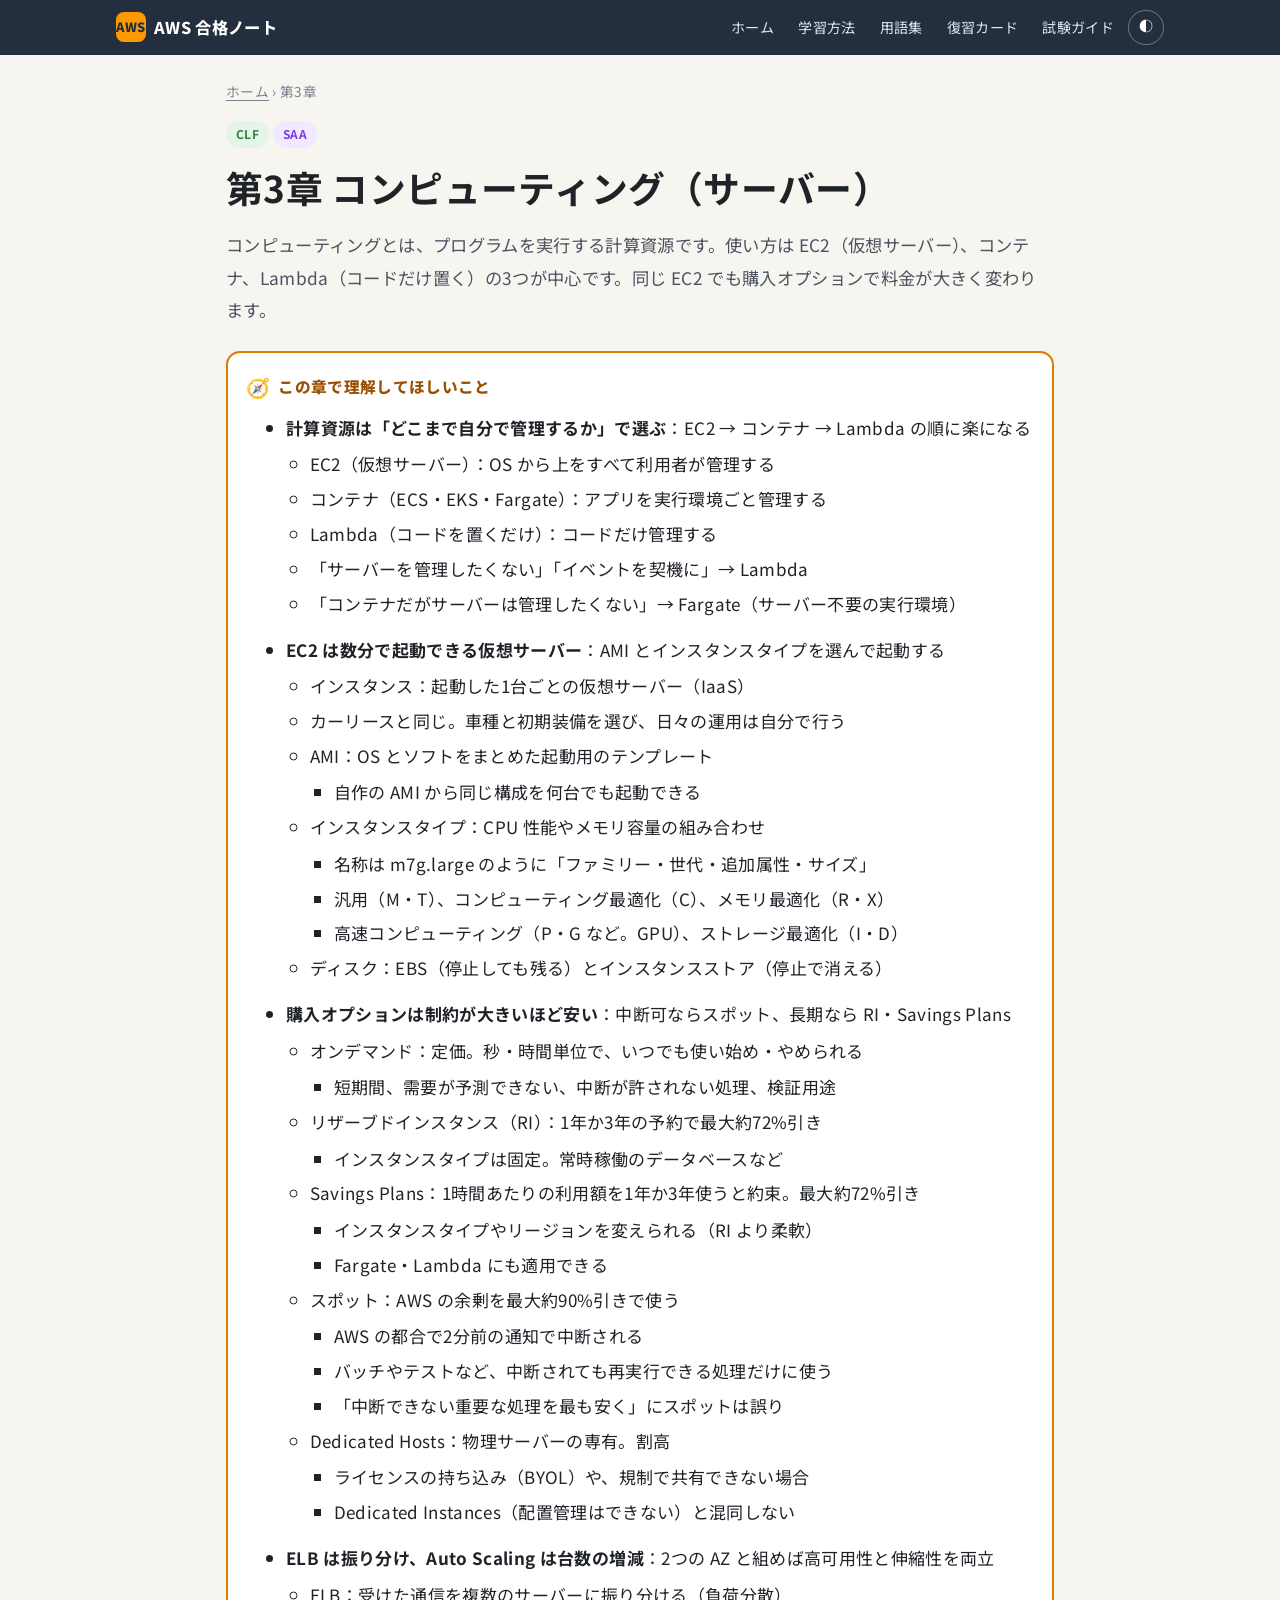
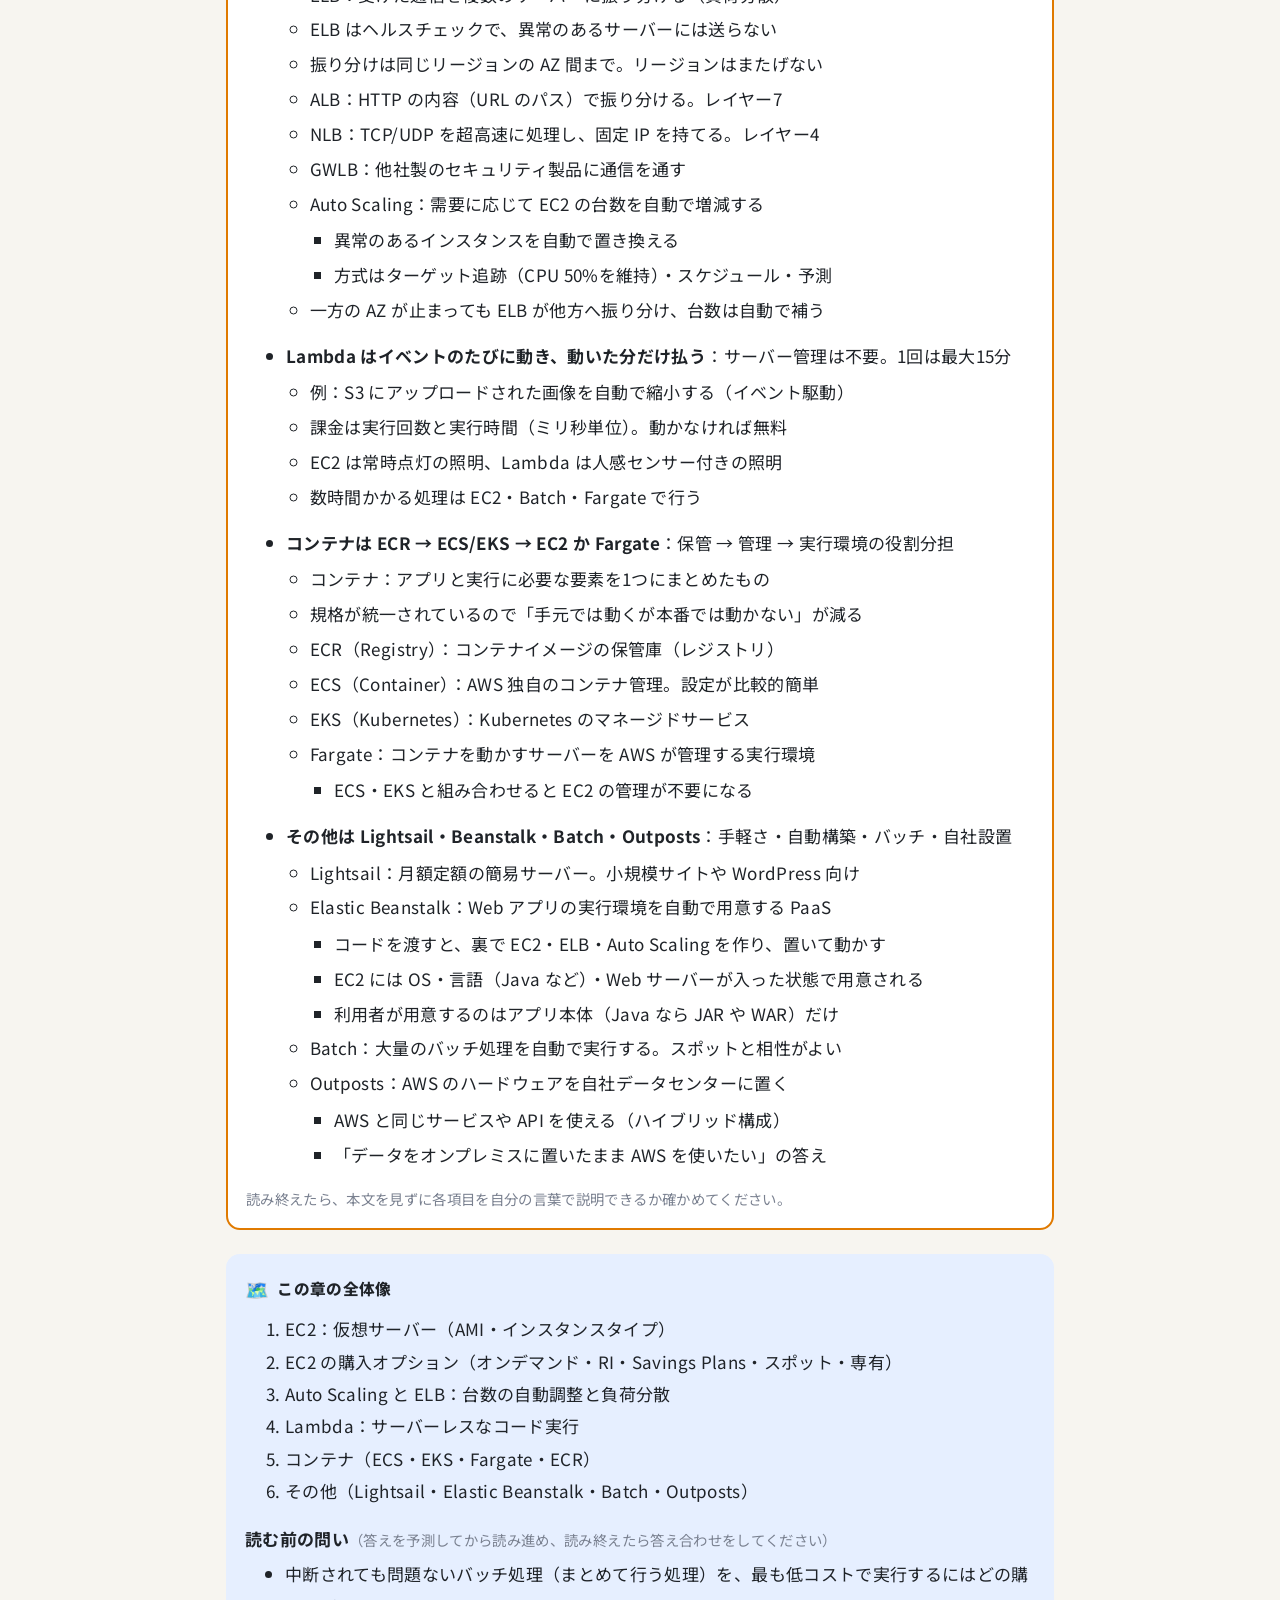
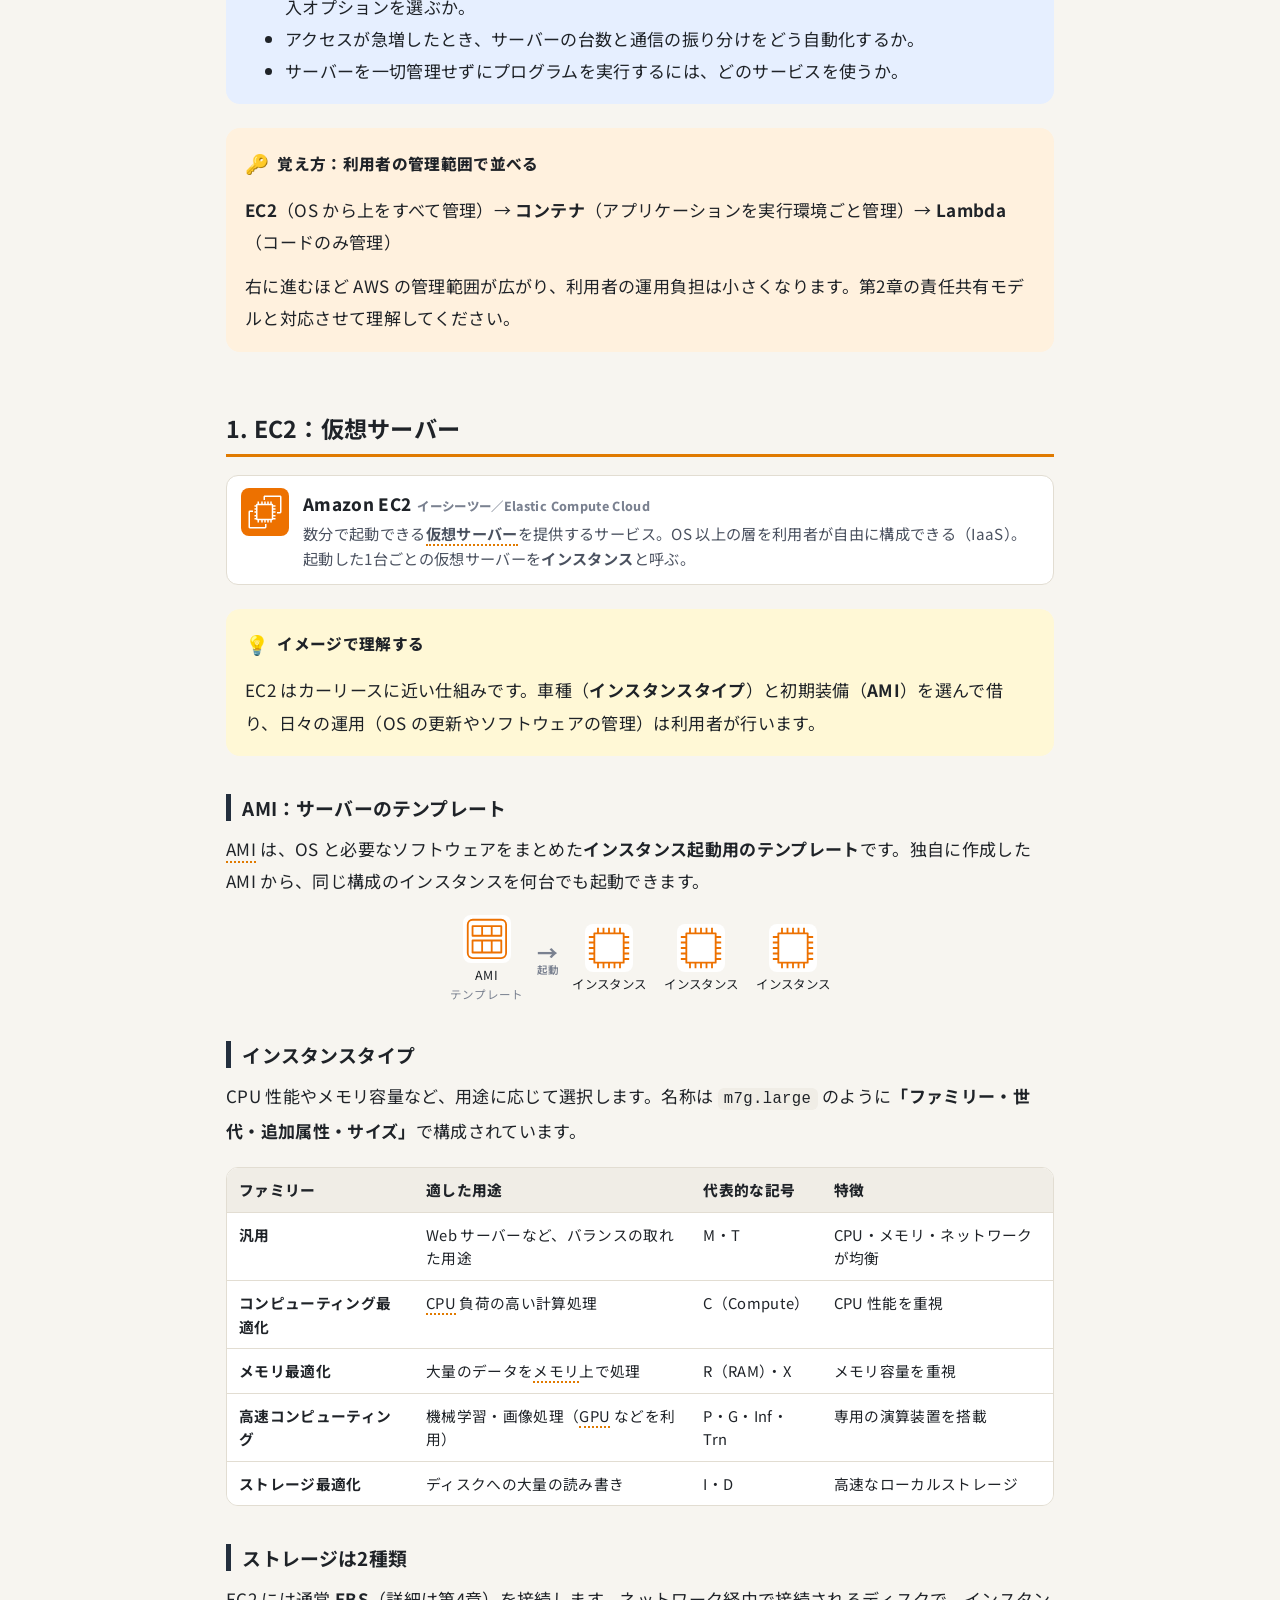
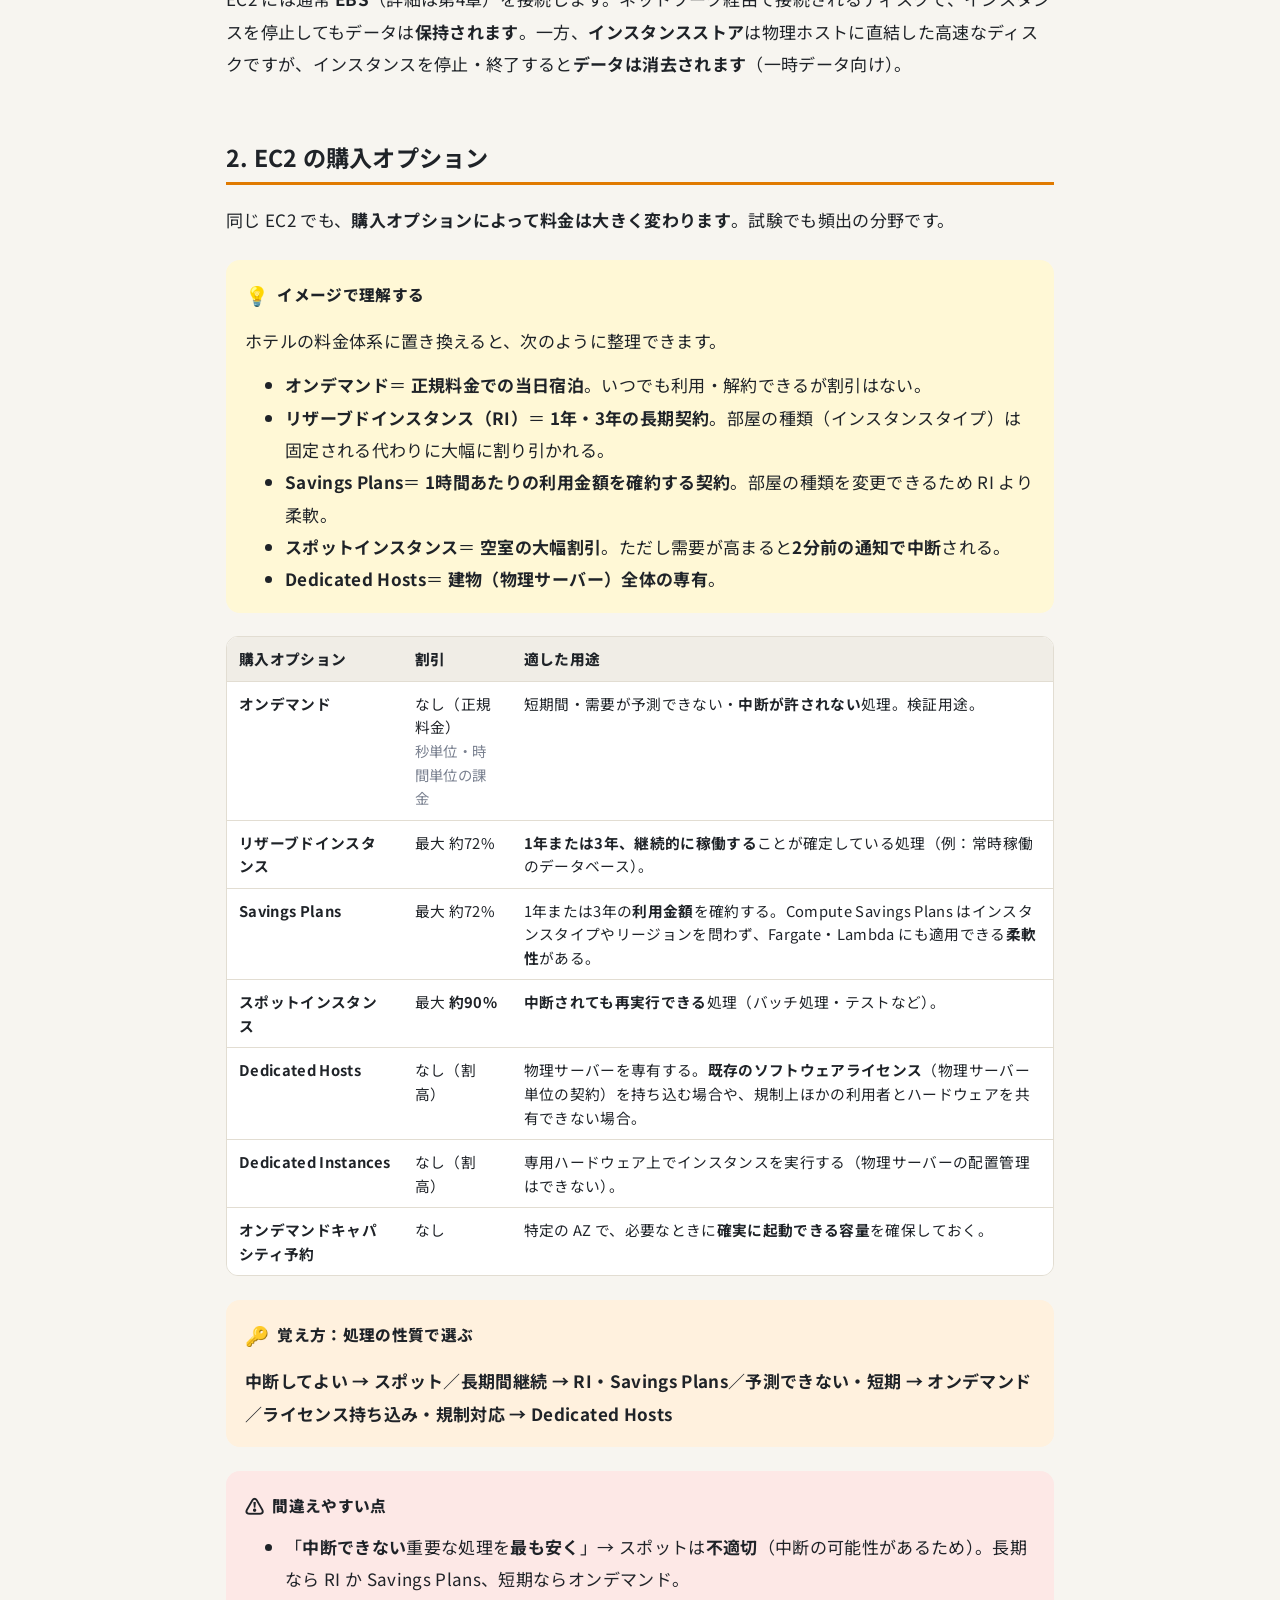
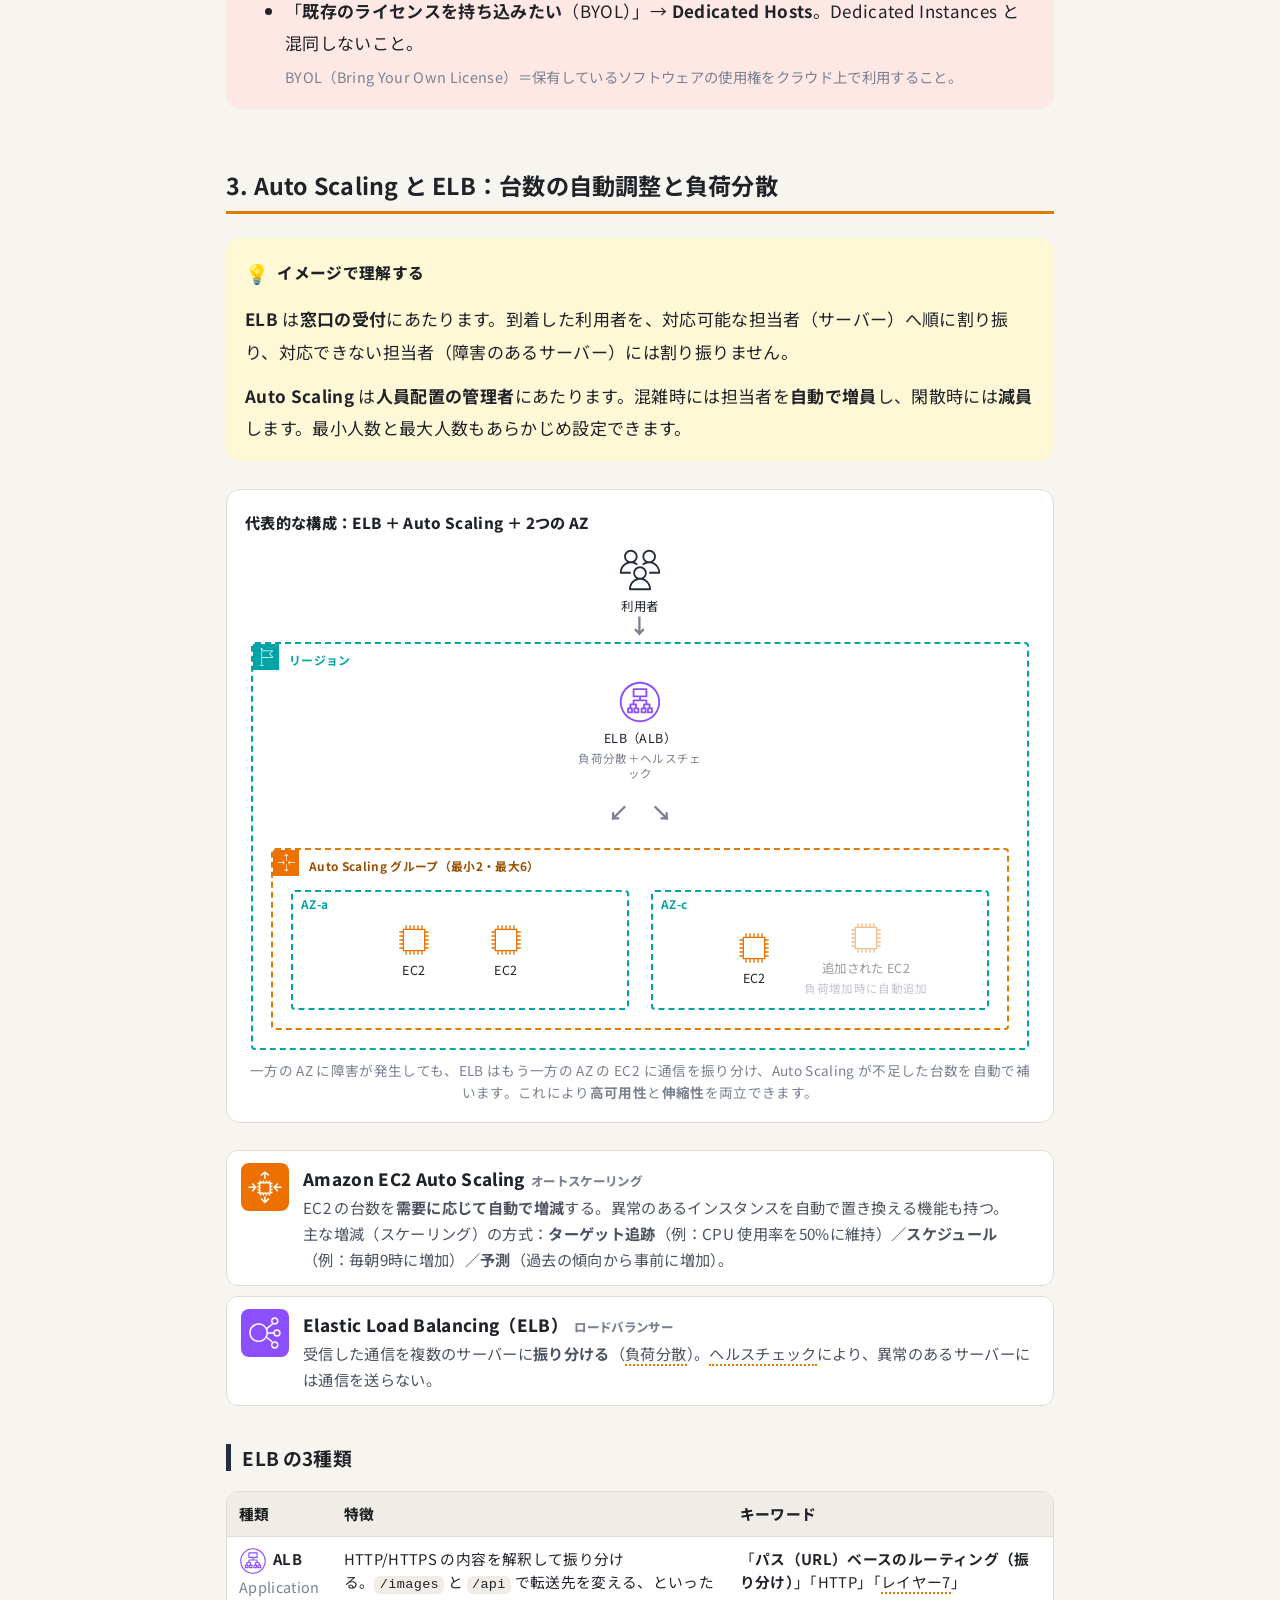
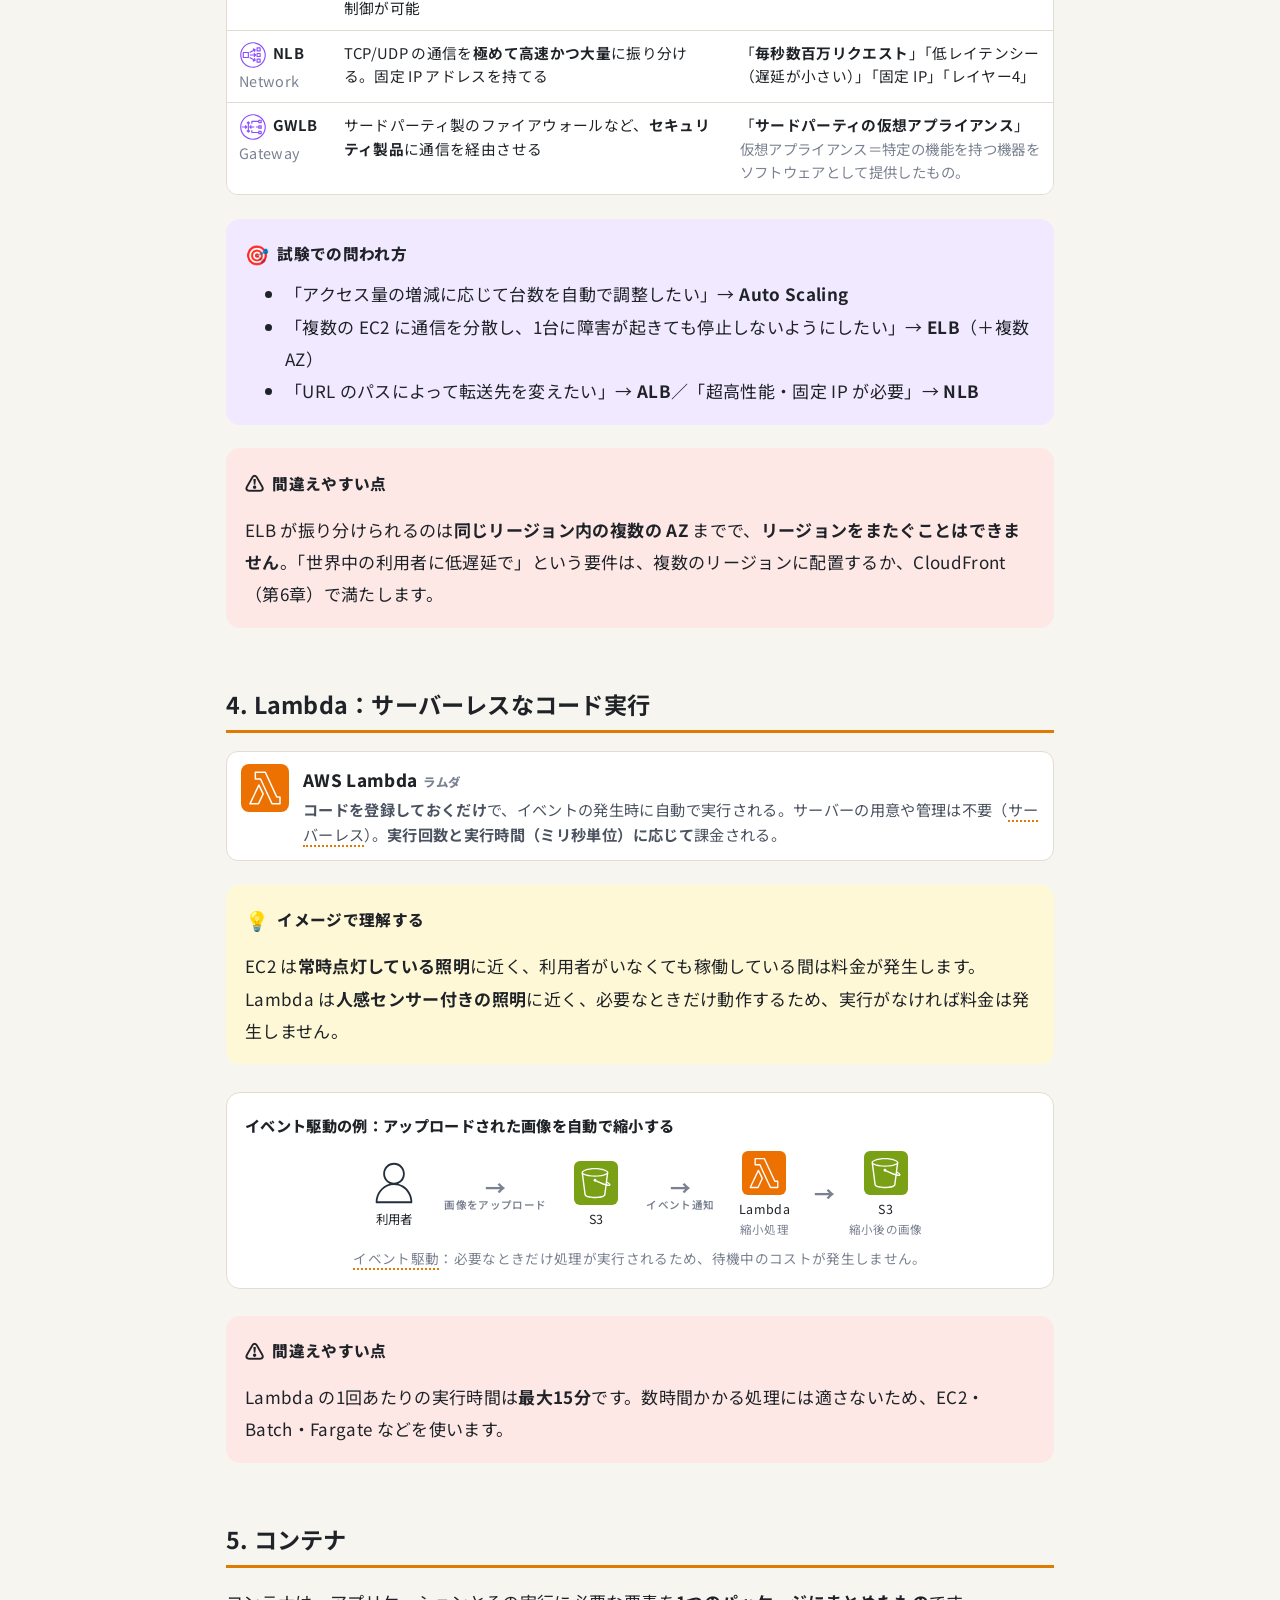
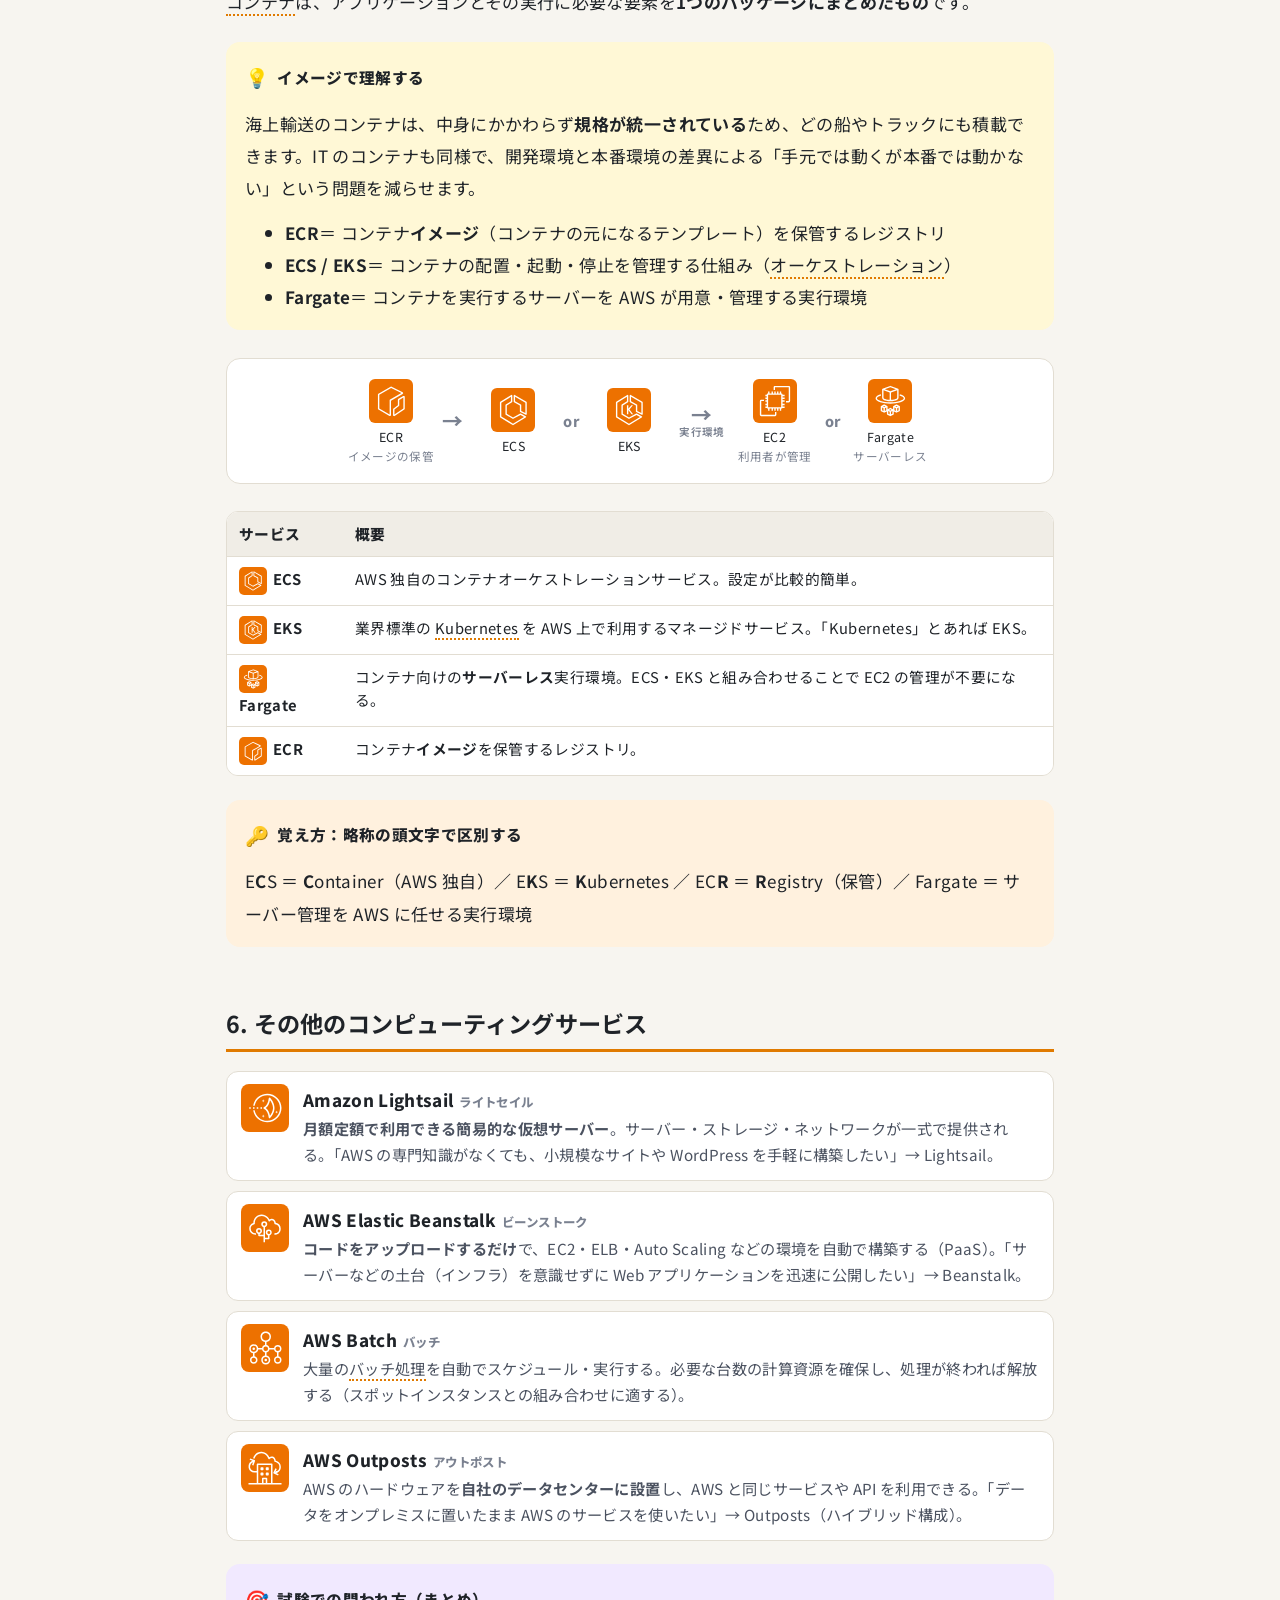
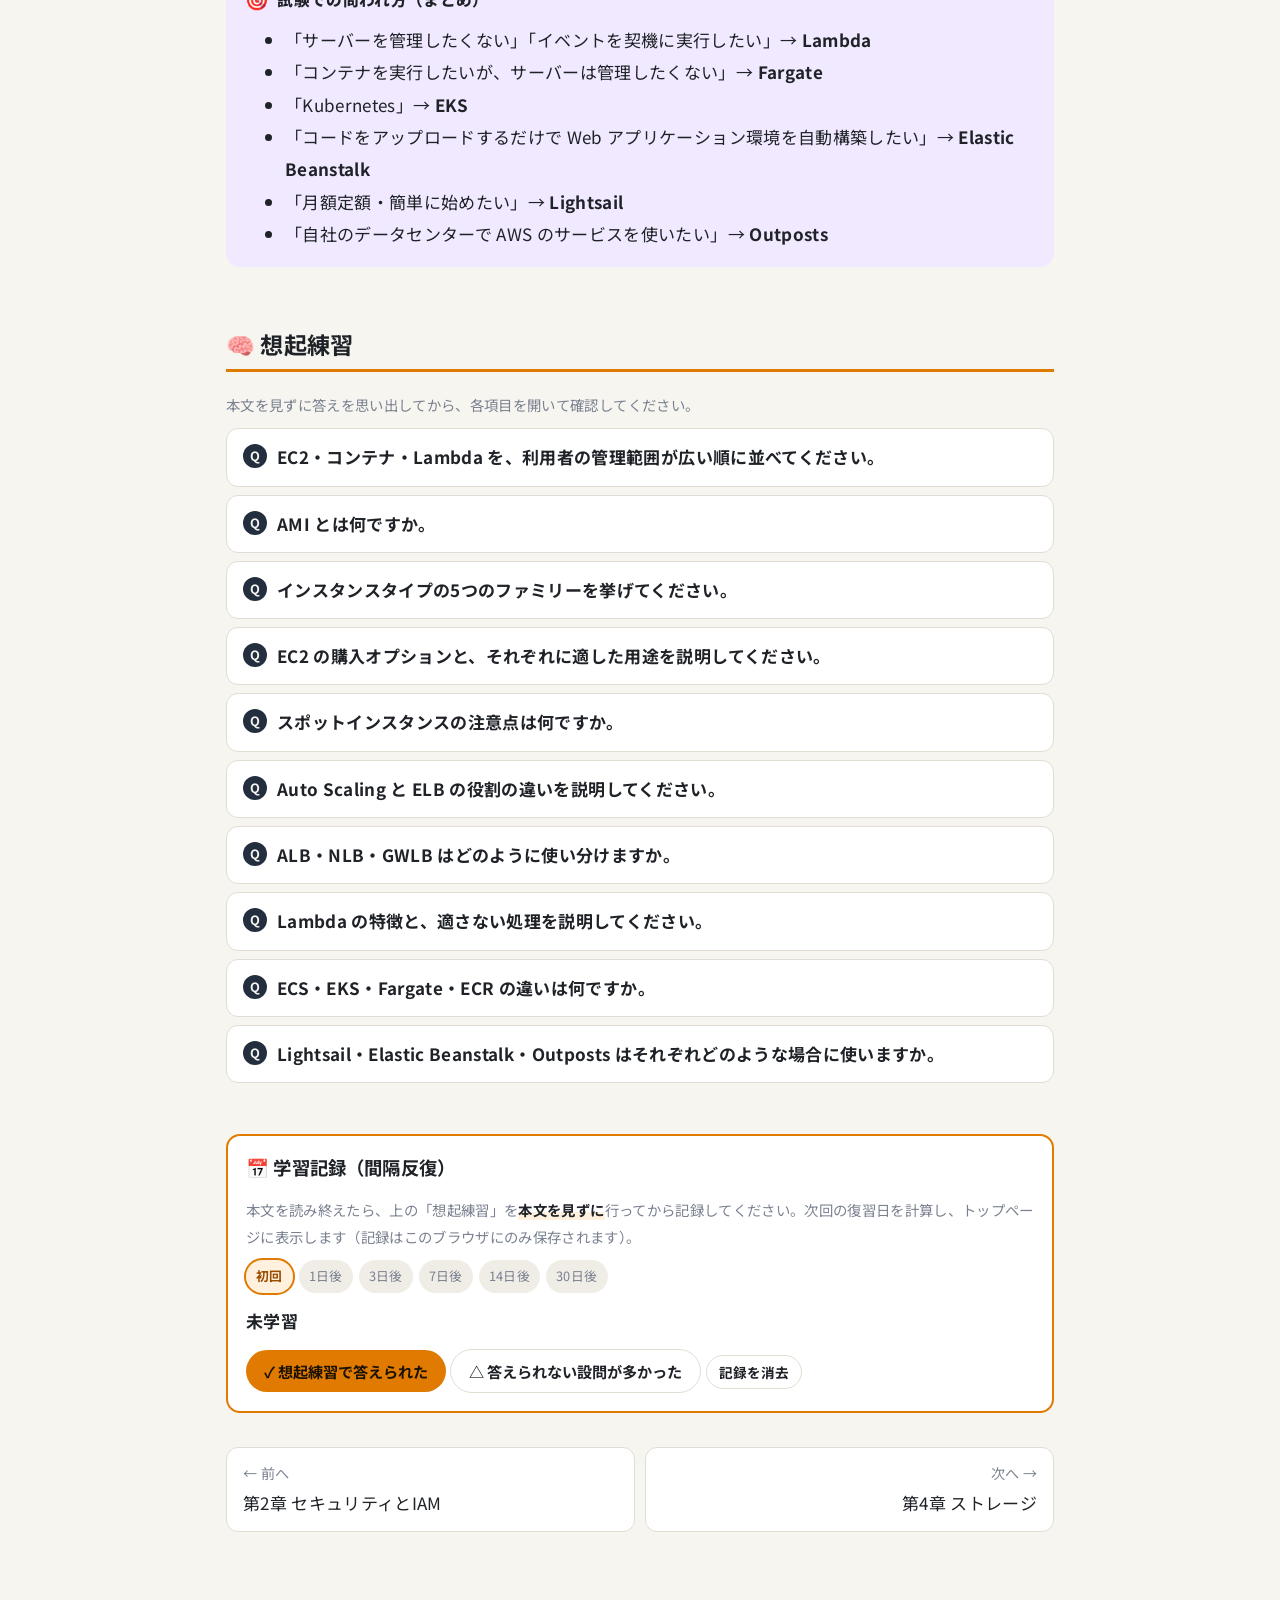
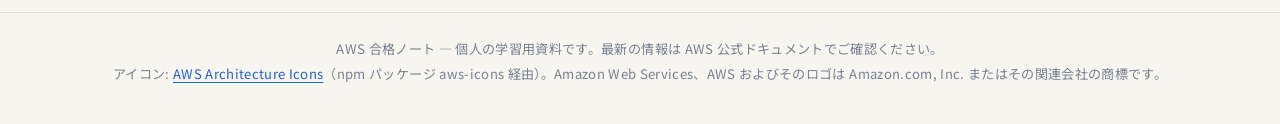
<file: docs/chapters/03-compute.html>
<!doctype html>
<html lang="ja">
<head>
<meta charset="utf-8">
<meta name="viewport" content="width=device-width, initial-scale=1">
<title>コンピューティング | AWS 合格ノート</title>
<link rel="preconnect" href="https://fonts.googleapis.com">
<link href="https://fonts.googleapis.com/css2?family=Noto+Sans+JP:wght@400;700;800&display=swap" rel="stylesheet">
<link rel="stylesheet" href="../assets/style.css">
</head>
<body data-root="../" data-page="ch03">
<main class="wrap">
<div class="breadcrumb"><a href="../index.html">ホーム</a> › 第3章</div>
<p><span class="badge clf">CLF</span><span class="badge saa">SAA</span></p>
<h1>第3章 コンピューティング（サーバー）</h1>
<p class="lead">コンピューティングとは、プログラムを実行する計算資源です。使い方は EC2（仮想サーバー）、コンテナ、Lambda（コードだけ置く）の3つが中心です。同じ EC2 でも購入オプションで料金が大きく変わります。</p>

<div class="box goal">
  <div class="box-title"><span class="em">🧭</span>この章で理解してほしいこと</div>
  <ul style="margin:0">
    <li><b>計算資源は「どこまで自分で管理するか」で選ぶ</b>：EC2 → コンテナ → Lambda の順に楽になる
      <ul>
        <li>EC2（仮想サーバー）：OS から上をすべて利用者が管理する</li>
        <li>コンテナ（ECS・EKS・Fargate）：アプリを実行環境ごと管理する</li>
        <li>Lambda（コードを置くだけ）：コードだけ管理する</li>
        <li>「サーバーを管理したくない」「イベントを契機に」→ Lambda</li>
        <li>「コンテナだがサーバーは管理したくない」→ Fargate（サーバー不要の実行環境）</li>
      </ul>
    </li>
    <li><b>EC2 は数分で起動できる仮想サーバー</b>：AMI とインスタンスタイプを選んで起動する
      <ul>
        <li>インスタンス：起動した1台ごとの仮想サーバー（IaaS）</li>
        <li>カーリースと同じ。車種と初期装備を選び、日々の運用は自分で行う</li>
        <li>AMI：OS とソフトをまとめた起動用のテンプレート
          <ul>
          <li>自作の AMI から同じ構成を何台でも起動できる</li>
          </ul>
        </li>
        <li>インスタンスタイプ：CPU 性能やメモリ容量の組み合わせ
          <ul>
          <li>名称は m7g.large のように「ファミリー・世代・追加属性・サイズ」</li>
          <li>汎用（M・T）、コンピューティング最適化（C）、メモリ最適化（R・X）</li>
          <li>高速コンピューティング（P・G など。GPU）、ストレージ最適化（I・D）</li>
          </ul>
        </li>
        <li>ディスク：EBS（停止しても残る）とインスタンスストア（停止で消える）</li>
      </ul>
    </li>
    <li><b>購入オプションは制約が大きいほど安い</b>：中断可ならスポット、長期なら RI・Savings Plans
      <ul>
        <li>オンデマンド：定価。秒・時間単位で、いつでも使い始め・やめられる
          <ul>
          <li>短期間、需要が予測できない、中断が許されない処理、検証用途</li>
          </ul>
        </li>
        <li>リザーブドインスタンス（RI）：1年か3年の予約で最大約72%引き
          <ul>
          <li>インスタンスタイプは固定。常時稼働のデータベースなど</li>
          </ul>
        </li>
        <li>Savings Plans：1時間あたりの利用額を1年か3年使うと約束。最大約72%引き
          <ul>
          <li>インスタンスタイプやリージョンを変えられる（RI より柔軟）</li>
          <li>Fargate・Lambda にも適用できる</li>
          </ul>
        </li>
        <li>スポット：AWS の余剰を最大約90%引きで使う
          <ul>
          <li>AWS の都合で2分前の通知で中断される</li>
          <li>バッチやテストなど、中断されても再実行できる処理だけに使う</li>
          <li>「中断できない重要な処理を最も安く」にスポットは誤り</li>
          </ul>
        </li>
        <li>Dedicated Hosts：物理サーバーの専有。割高
          <ul>
          <li>ライセンスの持ち込み（BYOL）や、規制で共有できない場合</li>
          <li>Dedicated Instances（配置管理はできない）と混同しない</li>
          </ul>
        </li>
      </ul>
    </li>
    <li><b>ELB は振り分け、Auto Scaling は台数の増減</b>：2つの AZ と組めば高可用性と伸縮性を両立
      <ul>
        <li>ELB：受けた通信を複数のサーバーに振り分ける（負荷分散）</li>
        <li>ELB はヘルスチェックで、異常のあるサーバーには送らない</li>
        <li>振り分けは同じリージョンの AZ 間まで。リージョンはまたげない</li>
        <li>ALB：HTTP の内容（URL のパス）で振り分ける。レイヤー7</li>
        <li>NLB：TCP/UDP を超高速に処理し、固定 IP を持てる。レイヤー4</li>
        <li>GWLB：他社製のセキュリティ製品に通信を通す</li>
        <li>Auto Scaling：需要に応じて EC2 の台数を自動で増減する
          <ul>
          <li>異常のあるインスタンスを自動で置き換える</li>
          <li>方式はターゲット追跡（CPU 50%を維持）・スケジュール・予測</li>
          </ul>
        </li>
        <li>一方の AZ が止まっても ELB が他方へ振り分け、台数は自動で補う</li>
      </ul>
    </li>
    <li><b>Lambda はイベントのたびに動き、動いた分だけ払う</b>：サーバー管理は不要。1回は最大15分
      <ul>
        <li>例：S3 にアップロードされた画像を自動で縮小する（イベント駆動）</li>
        <li>課金は実行回数と実行時間（ミリ秒単位）。動かなければ無料</li>
        <li>EC2 は常時点灯の照明、Lambda は人感センサー付きの照明</li>
        <li>数時間かかる処理は EC2・Batch・Fargate で行う</li>
      </ul>
    </li>
    <li><b>コンテナは ECR → ECS/EKS → EC2 か Fargate</b>：保管 → 管理 → 実行環境の役割分担
      <ul>
        <li>コンテナ：アプリと実行に必要な要素を1つにまとめたもの</li>
        <li>規格が統一されているので「手元では動くが本番では動かない」が減る</li>
        <li>ECR（Registry）：コンテナイメージの保管庫（レジストリ）</li>
        <li>ECS（Container）：AWS 独自のコンテナ管理。設定が比較的簡単</li>
        <li>EKS（Kubernetes）：Kubernetes のマネージドサービス</li>
        <li>Fargate：コンテナを動かすサーバーを AWS が管理する実行環境
          <ul>
          <li>ECS・EKS と組み合わせると EC2 の管理が不要になる</li>
          </ul>
        </li>
      </ul>
    </li>
    <li><b>その他は Lightsail・Beanstalk・Batch・Outposts</b>：手軽さ・自動構築・バッチ・自社設置
      <ul>
        <li>Lightsail：月額定額の簡易サーバー。小規模サイトや WordPress 向け</li>
        <li>Elastic Beanstalk：Web アプリの実行環境を自動で用意する PaaS
          <ul>
          <li>コードを渡すと、裏で EC2・ELB・Auto Scaling を作り、置いて動かす</li>
          <li>EC2 には OS・言語（Java など）・Web サーバーが入った状態で用意される</li>
          <li>利用者が用意するのはアプリ本体（Java なら JAR や WAR）だけ</li>
          </ul>
        </li>
        <li>Batch：大量のバッチ処理を自動で実行する。スポットと相性がよい</li>
        <li>Outposts：AWS のハードウェアを自社データセンターに置く
          <ul>
          <li>AWS と同じサービスや API を使える（ハイブリッド構成）</li>
          <li>「データをオンプレミスに置いたまま AWS を使いたい」の答え</li>
          </ul>
        </li>
      </ul>
    </li>
  </ul>
  <p class="muted" style="margin:.7em 0 0;font-size:.9rem">読み終えたら、本文を見ずに各項目を自分の言葉で説明できるか確かめてください。</p>
</div>

<div class="box map">
  <div class="box-title"><span class="em">🗺️</span>この章の全体像</div>
  <ol style="margin:0">
    <li>EC2：仮想サーバー（AMI・インスタンスタイプ）</li>
    <li>EC2 の購入オプション（オンデマンド・RI・Savings Plans・スポット・専有）</li>
    <li>Auto Scaling と ELB：台数の自動調整と負荷分散</li>
    <li>Lambda：サーバーレスなコード実行</li>
    <li>コンテナ（ECS・EKS・Fargate・ECR）</li>
    <li>その他（Lightsail・Elastic Beanstalk・Batch・Outposts）</li>
  </ol>
  <p style="margin:.9em 0 .2em"><b>読む前の問い</b><small class="muted">（答えを予測してから読み進め、読み終えたら答え合わせをしてください）</small></p>
  <ul style="margin:0">
    <li>中断されても問題ないバッチ処理（まとめて行う処理）を、最も低コストで実行するにはどの購入オプションを選ぶか。</li>
    <li>アクセスが急増したとき、サーバーの台数と通信の振り分けをどう自動化するか。</li>
    <li>サーバーを一切管理せずにプログラムを実行するには、どのサービスを使うか。</li>
  </ul>
</div>

<div class="box hook">
  <div class="box-title"><span class="em">🔑</span>覚え方：利用者の管理範囲で並べる</div>
  <p><b>EC2</b>（OS から上をすべて管理）→ <b>コンテナ</b>（アプリケーションを実行環境ごと管理）→ <b>Lambda</b>（コードのみ管理）</p>
  <p>右に進むほど AWS の管理範囲が広がり、利用者の運用負担は小さくなります。第2章の責任共有モデルと対応させて理解してください。</p>
</div>

<h2>1. EC2：仮想サーバー</h2>
<div class="svc"><img src="../assets/aws-icons/architecture-service/AmazonEC2.svg" alt=""><div><div class="name">Amazon EC2<span class="yomi">イーシーツー／Elastic Compute Cloud</span></div><div class="one">数分で起動できる<b><span class="term" data-tip="仮想サーバー：1台の物理サーバーをソフトウェアで分割し、それぞれを独立したサーバーとして扱えるようにしたもの。">仮想サーバー</span></b>を提供するサービス。OS 以上の層を利用者が自由に構成できる（IaaS）。起動した1台ごとの仮想サーバーを<b>インスタンス</b>と呼ぶ。</div></div></div>

<div class="box story">
  <div class="box-title"><span class="em">💡</span>イメージで理解する</div>
  <p>EC2 はカーリースに近い仕組みです。車種（<b>インスタンスタイプ</b>）と初期装備（<b>AMI</b>）を選んで借り、日々の運用（OS の更新やソフトウェアの管理）は利用者が行います。</p>
</div>

<h3>AMI：サーバーのテンプレート</h3>
<p><span class="term" data-tip="AMI（Amazon Machine Image）：OS と必要なソフトウェアをあらかじめ組み込んだ、インスタンス起動用のテンプレート。">AMI</span> は、OS と必要なソフトウェアをまとめた<b>インスタンス起動用のテンプレート</b>です。独自に作成した AMI から、同じ構成のインスタンスを何台でも起動できます。</p>
<div class="flow wrap-ok" style="margin:1em 0">
  <div class="node"><img src="../assets/aws-icons/resource/AmazonEC2AMI.svg" alt="">AMI<small>テンプレート</small></div>
  <div class="arr">→<small>起動</small></div>
  <div class="node"><img src="../assets/aws-icons/resource/AmazonEC2Instance.svg" alt="">インスタンス</div>
  <div class="node"><img src="../assets/aws-icons/resource/AmazonEC2Instance.svg" alt="">インスタンス</div>
  <div class="node"><img src="../assets/aws-icons/resource/AmazonEC2Instance.svg" alt="">インスタンス</div>
</div>

<h3>インスタンスタイプ</h3>
<p>CPU 性能やメモリ容量など、用途に応じて選択します。名称は <code>m7g.large</code> のように<b>「ファミリー・世代・追加属性・サイズ」</b>で構成されています。</p>
<div class="table-wrap"><table>
  <tr><th>ファミリー</th><th>適した用途</th><th>代表的な記号</th><th>特徴</th></tr>
  <tr><td><b>汎用</b></td><td>Web サーバーなど、バランスの取れた用途</td><td>M・T</td><td>CPU・メモリ・ネットワークが均衡</td></tr>
  <tr><td><b>コンピューティング最適化</b></td><td><span class="term" data-tip="CPU：演算処理を担う中心的な装置。">CPU</span> 負荷の高い計算処理</td><td>C（Compute）</td><td>CPU 性能を重視</td></tr>
  <tr><td><b>メモリ最適化</b></td><td>大量のデータを<span class="term" data-tip="メモリ：処理中のデータを一時的に保持する主記憶装置。容量が大きいほど多くのデータを同時に扱える。">メモリ</span>上で処理</td><td>R（RAM）・X</td><td>メモリ容量を重視</td></tr>
  <tr><td><b>高速コンピューティング</b></td><td>機械学習・画像処理（<span class="term" data-tip="GPU：並列計算に優れた演算装置。画像処理や機械学習の計算に用いられる。">GPU</span> などを利用）</td><td>P・G・Inf・Trn</td><td>専用の演算装置を搭載</td></tr>
  <tr><td><b>ストレージ最適化</b></td><td>ディスクへの大量の読み書き</td><td>I・D</td><td>高速なローカルストレージ</td></tr>
</table></div>

<h3>ストレージは2種類</h3>
<p>EC2 には通常 <b>EBS</b>（詳細は第4章）を接続します。ネットワーク経由で接続されるディスクで、インスタンスを停止してもデータは<b>保持されます</b>。一方、<b>インスタンスストア</b>は物理ホストに直結した高速なディスクですが、インスタンスを停止・終了すると<b>データは消去されます</b>（一時データ向け）。</p>

<h2>2. EC2 の購入オプション</h2>
<p>同じ EC2 でも、<b>購入オプションによって料金は大きく変わります</b>。試験でも頻出の分野です。</p>

<div class="box story">
  <div class="box-title"><span class="em">💡</span>イメージで理解する</div>
  <p>ホテルの料金体系に置き換えると、次のように整理できます。</p>
  <ul style="margin:0">
    <li><b>オンデマンド</b>＝ <b>正規料金での当日宿泊</b>。いつでも利用・解約できるが割引はない。</li>
    <li><b>リザーブドインスタンス（RI）</b>＝ <b>1年・3年の長期契約</b>。部屋の種類（インスタンスタイプ）は固定される代わりに大幅に割り引かれる。</li>
    <li><b>Savings Plans</b>＝ <b>1時間あたりの利用金額を確約する契約</b>。部屋の種類を変更できるため RI より柔軟。</li>
    <li><b>スポットインスタンス</b>＝ <b>空室の大幅割引</b>。ただし需要が高まると<b>2分前の通知で中断</b>される。</li>
    <li><b>Dedicated Hosts</b>＝ <b>建物（物理サーバー）全体の専有</b>。</li>
  </ul>
</div>

<div class="table-wrap"><table>
  <tr><th>購入オプション</th><th>割引</th><th>適した用途</th></tr>
  <tr><td><b>オンデマンド</b></td><td>なし（正規料金）<br><small class="muted">秒単位・時間単位の課金</small></td><td>短期間・需要が予測できない・<b>中断が許されない</b>処理。検証用途。</td></tr>
  <tr><td><b>リザーブドインスタンス</b></td><td>最大 約72%</td><td><b>1年または3年、継続的に稼働する</b>ことが確定している処理（例：常時稼働のデータベース）。</td></tr>
  <tr><td><b>Savings Plans</b></td><td>最大 約72%</td><td>1年または3年の<b>利用金額</b>を確約する。Compute Savings Plans はインスタンスタイプやリージョンを問わず、Fargate・Lambda にも適用できる<b>柔軟性</b>がある。</td></tr>
  <tr><td><b>スポットインスタンス</b></td><td>最大 <b>約90%</b></td><td><b>中断されても再実行できる</b>処理（バッチ処理・テストなど）。</td></tr>
  <tr><td><b>Dedicated Hosts</b></td><td>なし（割高）</td><td>物理サーバーを専有する。<b>既存のソフトウェアライセンス</b>（物理サーバー単位の契約）を持ち込む場合や、規制上ほかの利用者とハードウェアを共有できない場合。</td></tr>
  <tr><td><b>Dedicated Instances</b></td><td>なし（割高）</td><td>専用ハードウェア上でインスタンスを実行する（物理サーバーの配置管理はできない）。</td></tr>
  <tr><td><b>オンデマンドキャパシティ予約</b></td><td>なし</td><td>特定の AZ で、必要なときに<b>確実に起動できる容量</b>を確保しておく。</td></tr>
</table></div>

<div class="box hook">
  <div class="box-title"><span class="em">🔑</span>覚え方：処理の性質で選ぶ</div>
  <p><b>中断してよい → スポット</b>／<b>長期間継続 → RI・Savings Plans</b>／<b>予測できない・短期 → オンデマンド</b>／<b>ライセンス持ち込み・規制対応 → Dedicated Hosts</b></p>
</div>

<div class="box warn">
  <div class="box-title"><span class="em">⚠️</span>間違えやすい点</div>
  <ul style="margin:0">
    <li>「<b>中断できない</b>重要な処理を<b>最も安く</b>」→ スポットは<b>不適切</b>（中断の可能性があるため）。長期なら RI か Savings Plans、短期ならオンデマンド。</li>
    <li>「<b>既存のライセンスを持ち込みたい</b>（BYOL）」→ <b>Dedicated Hosts</b>。Dedicated Instances と混同しないこと。<br><small class="muted">BYOL（Bring Your Own License）＝保有しているソフトウェアの使用権をクラウド上で利用すること。</small></li>
  </ul>
</div>

<h2>3. Auto Scaling と ELB：台数の自動調整と負荷分散</h2>

<div class="box story">
  <div class="box-title"><span class="em">💡</span>イメージで理解する</div>
  <p><b>ELB</b> は<b>窓口の受付</b>にあたります。到着した利用者を、対応可能な担当者（サーバー）へ順に割り振り、対応できない担当者（障害のあるサーバー）には割り振りません。</p>
  <p><b>Auto Scaling</b> は<b>人員配置の管理者</b>にあたります。混雑時には担当者を<b>自動で増員</b>し、閑散時には<b>減員</b>します。最小人数と最大人数もあらかじめ設定できます。</p>
</div>

<div class="diagram">
  <div class="dtitle">代表的な構成：ELB ＋ Auto Scaling ＋ 2つの AZ</div>
  <div class="flow"><div class="node"><img src="../assets/aws-icons/resource/Users.svg" alt="">利用者</div></div>
  <div class="flow"><div class="arr">↓</div></div>
  <div class="grp region">
    <div class="glabel"><img src="../assets/aws-icons/architecture-group/Region.svg" alt=""><span class="gtxt">リージョン</span></div>
    <div class="flow"><div class="node"><img src="../assets/aws-icons/resource/ElasticLoadBalancingApplicationLoadBalancer.svg" alt="">ELB（ALB）<small>負荷分散＋ヘルスチェック</small></div></div>
    <div class="flow"><div class="arr">↙　↘</div></div>
    <div class="grp asg">
      <div class="glabel"><img src="../assets/aws-icons/architecture-group/AutoScalinggroup.svg" alt=""><span class="gtxt">Auto Scaling グループ（最小2・最大6）</span></div>
      <div class="grp-row">
        <div class="grp az"><div class="glabel">AZ-a</div><div class="flow"><div class="node sm"><img src="../assets/aws-icons/resource/AmazonEC2Instance.svg" alt="">EC2</div><div class="node sm"><img src="../assets/aws-icons/resource/AmazonEC2Instance.svg" alt="">EC2</div></div></div>
        <div class="grp az"><div class="glabel">AZ-c</div><div class="flow"><div class="node sm"><img src="../assets/aws-icons/resource/AmazonEC2Instance.svg" alt="">EC2</div><div class="node sm" style="opacity:.45"><img src="../assets/aws-icons/resource/AmazonEC2Instance.svg" alt="">追加された EC2<small>負荷増加時に自動追加</small></div></div></div>
      </div>
    </div>
  </div>
  <div class="cap">一方の AZ に障害が発生しても、ELB はもう一方の AZ の EC2 に通信を振り分け、Auto Scaling が不足した台数を自動で補います。これにより<b>高可用性</b>と<b>伸縮性</b>を両立できます。</div>
</div>

<div class="svc"><img src="../assets/aws-icons/architecture-service/AmazonEC2AutoScaling.svg" alt=""><div><div class="name">Amazon EC2 Auto Scaling<span class="yomi">オートスケーリング</span></div><div class="one">EC2 の台数を<b>需要に応じて自動で増減</b>する。異常のあるインスタンスを自動で置き換える機能も持つ。<br>主な増減（スケーリング）の方式：<b>ターゲット追跡</b>（例：CPU 使用率を50%に維持）／<b>スケジュール</b>（例：毎朝9時に増加）／<b>予測</b>（過去の傾向から事前に増加）。</div></div></div>
<div class="svc"><img src="../assets/aws-icons/architecture-service/ElasticLoadBalancing.svg" alt=""><div><div class="name">Elastic Load Balancing（ELB）<span class="yomi">ロードバランサー</span></div><div class="one">受信した通信を複数のサーバーに<b>振り分ける</b>（<span class="term" data-tip="負荷分散：処理（負荷）を複数のサーバーに分散させ、特定のサーバーへの集中を避けること。">負荷分散</span>）。<span class="term" data-tip="ヘルスチェック：サーバーが正常に応答しているかを定期的に確認する仕組み。">ヘルスチェック</span>により、異常のあるサーバーには通信を送らない。</div></div></div>

<h3>ELB の3種類</h3>
<div class="table-wrap"><table>
  <tr><th>種類</th><th>特徴</th><th>キーワード</th></tr>
  <tr><td><img class="ico-s" src="../assets/aws-icons/resource/ElasticLoadBalancingApplicationLoadBalancer.svg" alt=""><b>ALB</b><br><small class="muted">Application</small></td><td>HTTP/HTTPS の内容を解釈して振り分ける。<code>/images</code> と <code>/api</code> で転送先を変える、といった制御が可能</td><td>「<b>パス（URL）ベースのルーティング（振り分け）</b>」「HTTP」「<span class="term" data-tip="レイヤー7：通信を7階層で捉える OSI 参照モデルの最上位層（アプリケーション層）。URL や HTTP ヘッダーなどを扱う。">レイヤー7</span>」</td></tr>
  <tr><td><img class="ico-s" src="../assets/aws-icons/resource/ElasticLoadBalancingNetworkLoadBalancer.svg" alt=""><b>NLB</b><br><small class="muted">Network</small></td><td>TCP/UDP の通信を<b>極めて高速かつ大量</b>に振り分ける。固定 IP アドレスを持てる</td><td>「<b>毎秒数百万リクエスト</b>」「低レイテンシー（遅延が小さい）」「固定 IP」「レイヤー4」</td></tr>
  <tr><td><img class="ico-s" src="../assets/aws-icons/resource/ElasticLoadBalancingGatewayLoadBalancer.svg" alt=""><b>GWLB</b><br><small class="muted">Gateway</small></td><td>サードパーティ製のファイアウォールなど、<b>セキュリティ製品</b>に通信を経由させる</td><td>「<b>サードパーティの仮想アプライアンス</b>」<br><small class="muted">仮想アプライアンス＝特定の機能を持つ機器をソフトウェアとして提供したもの。</small></td></tr>
</table></div>

<div class="box exam">
  <div class="box-title"><span class="em">🎯</span>試験での問われ方</div>
  <ul style="margin:0">
    <li>「アクセス量の増減に応じて台数を自動で調整したい」→ <b>Auto Scaling</b></li>
    <li>「複数の EC2 に通信を分散し、1台に障害が起きても停止しないようにしたい」→ <b>ELB</b>（＋複数 AZ）</li>
    <li>「URL のパスによって転送先を変えたい」→ <b>ALB</b>／「超高性能・固定 IP が必要」→ <b>NLB</b></li>
  </ul>
</div>

<div class="box warn">
  <div class="box-title"><span class="em">⚠️</span>間違えやすい点</div>
  <p>ELB が振り分けられるのは<b>同じリージョン内の複数の AZ</b> までで、<b>リージョンをまたぐことはできません</b>。「世界中の利用者に低遅延で」という要件は、複数のリージョンに配置するか、CloudFront（第6章）で満たします。</p>
</div>

<h2>4. Lambda：サーバーレスなコード実行</h2>
<div class="svc"><img src="../assets/aws-icons/architecture-service/AWSLambda.svg" alt=""><div><div class="name">AWS Lambda<span class="yomi">ラムダ</span></div><div class="one"><b>コードを登録しておくだけ</b>で、イベントの発生時に自動で実行される。サーバーの用意や管理は不要（<span class="term" data-tip="サーバーレス：サーバーが存在しないという意味ではなく、サーバーの構築・運用を利用者が行わなくてよいという意味。">サーバーレス</span>）。<b>実行回数と実行時間（ミリ秒単位）に応じて</b>課金される。</div></div></div>

<div class="box story">
  <div class="box-title"><span class="em">💡</span>イメージで理解する</div>
  <p>EC2 は<b>常時点灯している照明</b>に近く、利用者がいなくても稼働している間は料金が発生します。Lambda は<b>人感センサー付きの照明</b>に近く、必要なときだけ動作するため、実行がなければ料金は発生しません。</p>
</div>

<div class="diagram">
  <div class="dtitle">イベント駆動の例：アップロードされた画像を自動で縮小する</div>
  <div class="flow wrap-ok">
    <div class="node"><img src="../assets/aws-icons/resource/User.svg" alt="">利用者</div>
    <div class="arr">→<small>画像をアップロード</small></div>
    <div class="node"><img src="../assets/aws-icons/architecture-service/AmazonSimpleStorageService.svg" alt="">S3</div>
    <div class="arr">→<small>イベント通知</small></div>
    <div class="node"><img src="../assets/aws-icons/architecture-service/AWSLambda.svg" alt="">Lambda<small>縮小処理</small></div>
    <div class="arr">→</div>
    <div class="node"><img src="../assets/aws-icons/architecture-service/AmazonSimpleStorageService.svg" alt="">S3<small>縮小後の画像</small></div>
  </div>
  <div class="cap"><span class="term" data-tip="イベント駆動：「ファイルが保存された」「指定時刻になった」などの出来事（イベント）を契機に処理を実行する方式。">イベント駆動</span>：必要なときだけ処理が実行されるため、待機中のコストが発生しません。</div>
</div>

<div class="box warn">
  <div class="box-title"><span class="em">⚠️</span>間違えやすい点</div>
  <p>Lambda の1回あたりの実行時間は<b>最大15分</b>です。数時間かかる処理には適さないため、EC2・Batch・Fargate などを使います。</p>
</div>

<h2>5. コンテナ</h2>
<p><span class="term" data-tip="コンテナ：アプリケーションと、その実行に必要なライブラリや設定を1つにまとめたパッケージ。どの環境でも同じように動作する。代表的な技術は Docker。">コンテナ</span>は、アプリケーションとその実行に必要な要素を<b>1つのパッケージにまとめたもの</b>です。</p>

<div class="box story">
  <div class="box-title"><span class="em">💡</span>イメージで理解する</div>
  <p>海上輸送のコンテナは、中身にかかわらず<b>規格が統一されている</b>ため、どの船やトラックにも積載できます。IT のコンテナも同様で、開発環境と本番環境の差異による「手元では動くが本番では動かない」という問題を減らせます。</p>
  <ul style="margin:0">
    <li><b>ECR</b>＝ コンテナ<b>イメージ</b>（コンテナの元になるテンプレート）を保管するレジストリ</li>
    <li><b>ECS / EKS</b>＝ コンテナの配置・起動・停止を管理する仕組み（<span class="term" data-tip="オーケストレーション：多数のコンテナの起動・停止・配置・スケーリングを自動で制御すること。">オーケストレーション</span>）</li>
    <li><b>Fargate</b>＝ コンテナを実行するサーバーを AWS が用意・管理する実行環境</li>
  </ul>
</div>

<div class="diagram">
  <div class="flow wrap-ok">
    <div class="node"><img src="../assets/aws-icons/architecture-service/AmazonElasticContainerRegistry.svg" alt="">ECR<small>イメージの保管</small></div>
    <div class="arr">→</div>
    <div class="node"><img src="../assets/aws-icons/architecture-service/AmazonElasticContainerService.svg" alt="">ECS</div>
    <div class="arr" style="font-size:.9rem">or</div>
    <div class="node"><img src="../assets/aws-icons/architecture-service/AmazonElasticKubernetesService.svg" alt="">EKS</div>
    <div class="arr">→<small>実行環境</small></div>
    <div class="node"><img src="../assets/aws-icons/architecture-service/AmazonEC2.svg" alt="">EC2<small>利用者が管理</small></div>
    <div class="arr" style="font-size:.9rem">or</div>
    <div class="node"><img src="../assets/aws-icons/architecture-service/AWSFargate.svg" alt="">Fargate<small>サーバーレス</small></div>
  </div>
</div>

<div class="table-wrap"><table>
  <tr><th>サービス</th><th>概要</th></tr>
  <tr><td><img class="ico-s" src="../assets/aws-icons/architecture-service/AmazonElasticContainerService.svg" alt=""><b>ECS</b></td><td>AWS 独自のコンテナオーケストレーションサービス。設定が比較的簡単。</td></tr>
  <tr><td><img class="ico-s" src="../assets/aws-icons/architecture-service/AmazonElasticKubernetesService.svg" alt=""><b>EKS</b></td><td>業界標準の <span class="term" data-tip="Kubernetes（クバネティス）：コンテナオーケストレーションの事実上の標準となっているオープンソースソフトウェア。">Kubernetes</span> を AWS 上で利用するマネージドサービス。「Kubernetes」とあれば EKS。</td></tr>
  <tr><td><img class="ico-s" src="../assets/aws-icons/architecture-service/AWSFargate.svg" alt=""><b>Fargate</b></td><td>コンテナ向けの<b>サーバーレス</b>実行環境。ECS・EKS と組み合わせることで EC2 の管理が不要になる。</td></tr>
  <tr><td><img class="ico-s" src="../assets/aws-icons/architecture-service/AmazonElasticContainerRegistry.svg" alt=""><b>ECR</b></td><td>コンテナ<b>イメージ</b>を保管するレジストリ。</td></tr>
</table></div>

<div class="box hook">
  <div class="box-title"><span class="em">🔑</span>覚え方：略称の頭文字で区別する</div>
  <p>E<b>C</b>S ＝ <b>C</b>ontainer（AWS 独自）／ E<b>K</b>S ＝ <b>K</b>ubernetes ／ EC<b>R</b> ＝ <b>R</b>egistry（保管）／ Fargate ＝ サーバー管理を AWS に任せる実行環境</p>
</div>

<h2>6. その他のコンピューティングサービス</h2>
<div class="svc"><img src="../assets/aws-icons/architecture-service/AmazonLightsail.svg" alt=""><div><div class="name">Amazon Lightsail<span class="yomi">ライトセイル</span></div><div class="one"><b>月額定額で利用できる簡易的な仮想サーバー</b>。サーバー・ストレージ・ネットワークが一式で提供される。「AWS の専門知識がなくても、小規模なサイトや WordPress を手軽に構築したい」→ Lightsail。</div></div></div>
<div class="svc"><img src="../assets/aws-icons/architecture-service/AWSElasticBeanstalk.svg" alt=""><div><div class="name">AWS Elastic Beanstalk<span class="yomi">ビーンストーク</span></div><div class="one"><b>コードをアップロードするだけ</b>で、EC2・ELB・Auto Scaling などの環境を自動で構築する（PaaS）。「サーバーなどの土台（インフラ）を意識せずに Web アプリケーションを迅速に公開したい」→ Beanstalk。</div></div></div>
<div class="svc"><img src="../assets/aws-icons/architecture-service/AWSBatch.svg" alt=""><div><div class="name">AWS Batch<span class="yomi">バッチ</span></div><div class="one">大量の<span class="term" data-tip="バッチ処理：データを一定量ためてから一括で処理する方式。例：夜間に1日分の売上を集計する。">バッチ処理</span>を自動でスケジュール・実行する。必要な台数の計算資源を確保し、処理が終われば解放する（スポットインスタンスとの組み合わせに適する）。</div></div></div>
<div class="svc"><img src="../assets/aws-icons/architecture-service/AWSOutpostsfamily.svg" alt=""><div><div class="name">AWS Outposts<span class="yomi">アウトポスト</span></div><div class="one">AWS のハードウェアを<b>自社のデータセンターに設置</b>し、AWS と同じサービスや API を利用できる。「データをオンプレミスに置いたまま AWS のサービスを使いたい」→ Outposts（ハイブリッド構成）。</div></div></div>

<div class="box exam">
  <div class="box-title"><span class="em">🎯</span>試験での問われ方（まとめ）</div>
  <ul style="margin:0">
    <li>「サーバーを管理したくない」「イベントを契機に実行したい」→ <b>Lambda</b></li>
    <li>「コンテナを実行したいが、サーバーは管理したくない」→ <b>Fargate</b></li>
    <li>「Kubernetes」→ <b>EKS</b></li>
    <li>「コードをアップロードするだけで Web アプリケーション環境を自動構築したい」→ <b>Elastic Beanstalk</b></li>
    <li>「月額定額・簡単に始めたい」→ <b>Lightsail</b></li>
    <li>「自社のデータセンターで AWS のサービスを使いたい」→ <b>Outposts</b></li>
  </ul>
</div>

<div class="recall">
  <h2>🧠 想起練習</h2>
  <p class="muted">本文を見ずに答えを思い出してから、各項目を開いて確認してください。</p>
  <details class="q"><summary>EC2・コンテナ・Lambda を、利用者の管理範囲が広い順に並べてください。</summary><div class="a">EC2（OS 以上をすべて管理）＞ コンテナ ＞ Lambda（コードのみ）。</div></details>
  <details class="q"><summary>AMI とは何ですか。</summary><div class="a">OS とソフトウェアをまとめた、インスタンス起動用のテンプレート。同じ構成のインスタンスを何台でも起動できる。</div></details>
  <details class="q"><summary>インスタンスタイプの5つのファミリーを挙げてください。</summary><div class="a">汎用（M・T）、コンピューティング最適化（C）、メモリ最適化（R・X）、高速コンピューティング（P・G など）、ストレージ最適化（I・D）。</div></details>
  <details class="q"><summary>EC2 の購入オプションと、それぞれに適した用途を説明してください。</summary><div class="a">オンデマンド＝短期・予測不能・中断不可。RI／Savings Plans＝1〜3年の継続利用（最大約72%割引、SP はより柔軟）。スポット＝中断してよい処理（最大約90%割引）。Dedicated Hosts＝ライセンス持ち込み・規制対応。</div></details>
  <details class="q"><summary>スポットインスタンスの注意点は何ですか。</summary><div class="a">AWS 側の需要に応じて、2分前の通知で中断されることがある。中断が許されない処理には使わない。</div></details>
  <details class="q"><summary>Auto Scaling と ELB の役割の違いを説明してください。</summary><div class="a">ELB は受信した通信を正常なサーバーに振り分ける（負荷分散・ヘルスチェック）。Auto Scaling は需要に応じてインスタンスの台数を自動で増減する。</div></details>
  <details class="q"><summary>ALB・NLB・GWLB はどのように使い分けますか。</summary><div class="a">ALB＝HTTP の内容（URL のパスなど）で振り分け（レイヤー7）。NLB＝TCP/UDP を超高速に処理、固定 IP（レイヤー4）。GWLB＝サードパーティのセキュリティ製品に通信を経由させる。</div></details>
  <details class="q"><summary>Lambda の特徴と、適さない処理を説明してください。</summary><div class="a">サーバー管理が不要で、イベントを契機に実行され、実行回数と実行時間に応じて課金される。1回の実行は最大15分のため、長時間の処理には適さない。</div></details>
  <details class="q"><summary>ECS・EKS・Fargate・ECR の違いは何ですか。</summary><div class="a">ECS＝AWS 独自のコンテナ管理、EKS＝Kubernetes のマネージドサービス、Fargate＝コンテナ向けサーバーレス実行環境、ECR＝コンテナイメージのレジストリ。</div></details>
  <details class="q"><summary>Lightsail・Elastic Beanstalk・Outposts はそれぞれどのような場合に使いますか。</summary><div class="a">Lightsail＝月額定額の簡易サーバー。Beanstalk＝コードをアップロードするだけで環境を自動構築。Outposts＝自社のデータセンターで AWS のサービスを利用。</div></details>
</div>

<div id="study-log"></div>
<nav id="pager"></nav>
</main>
<script src="../assets/site.js"></script>
</body>
</html>
</file>
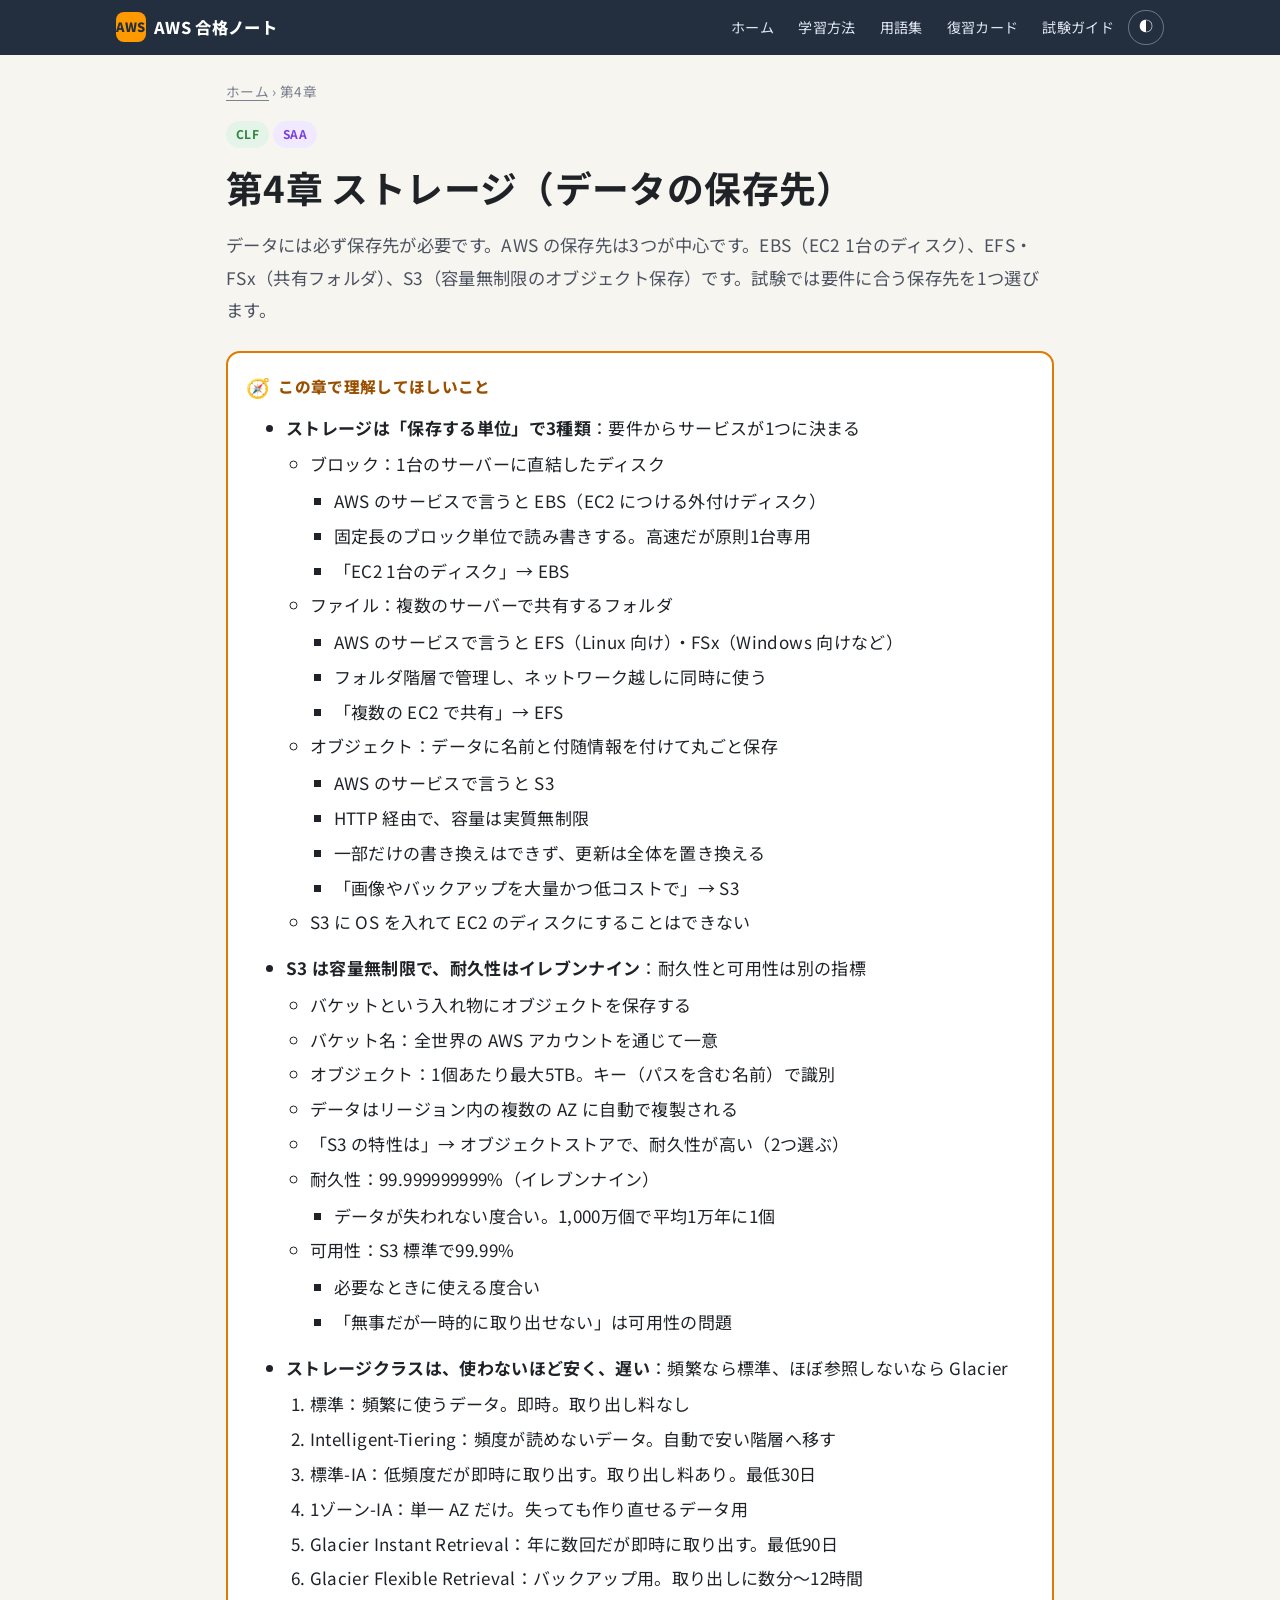
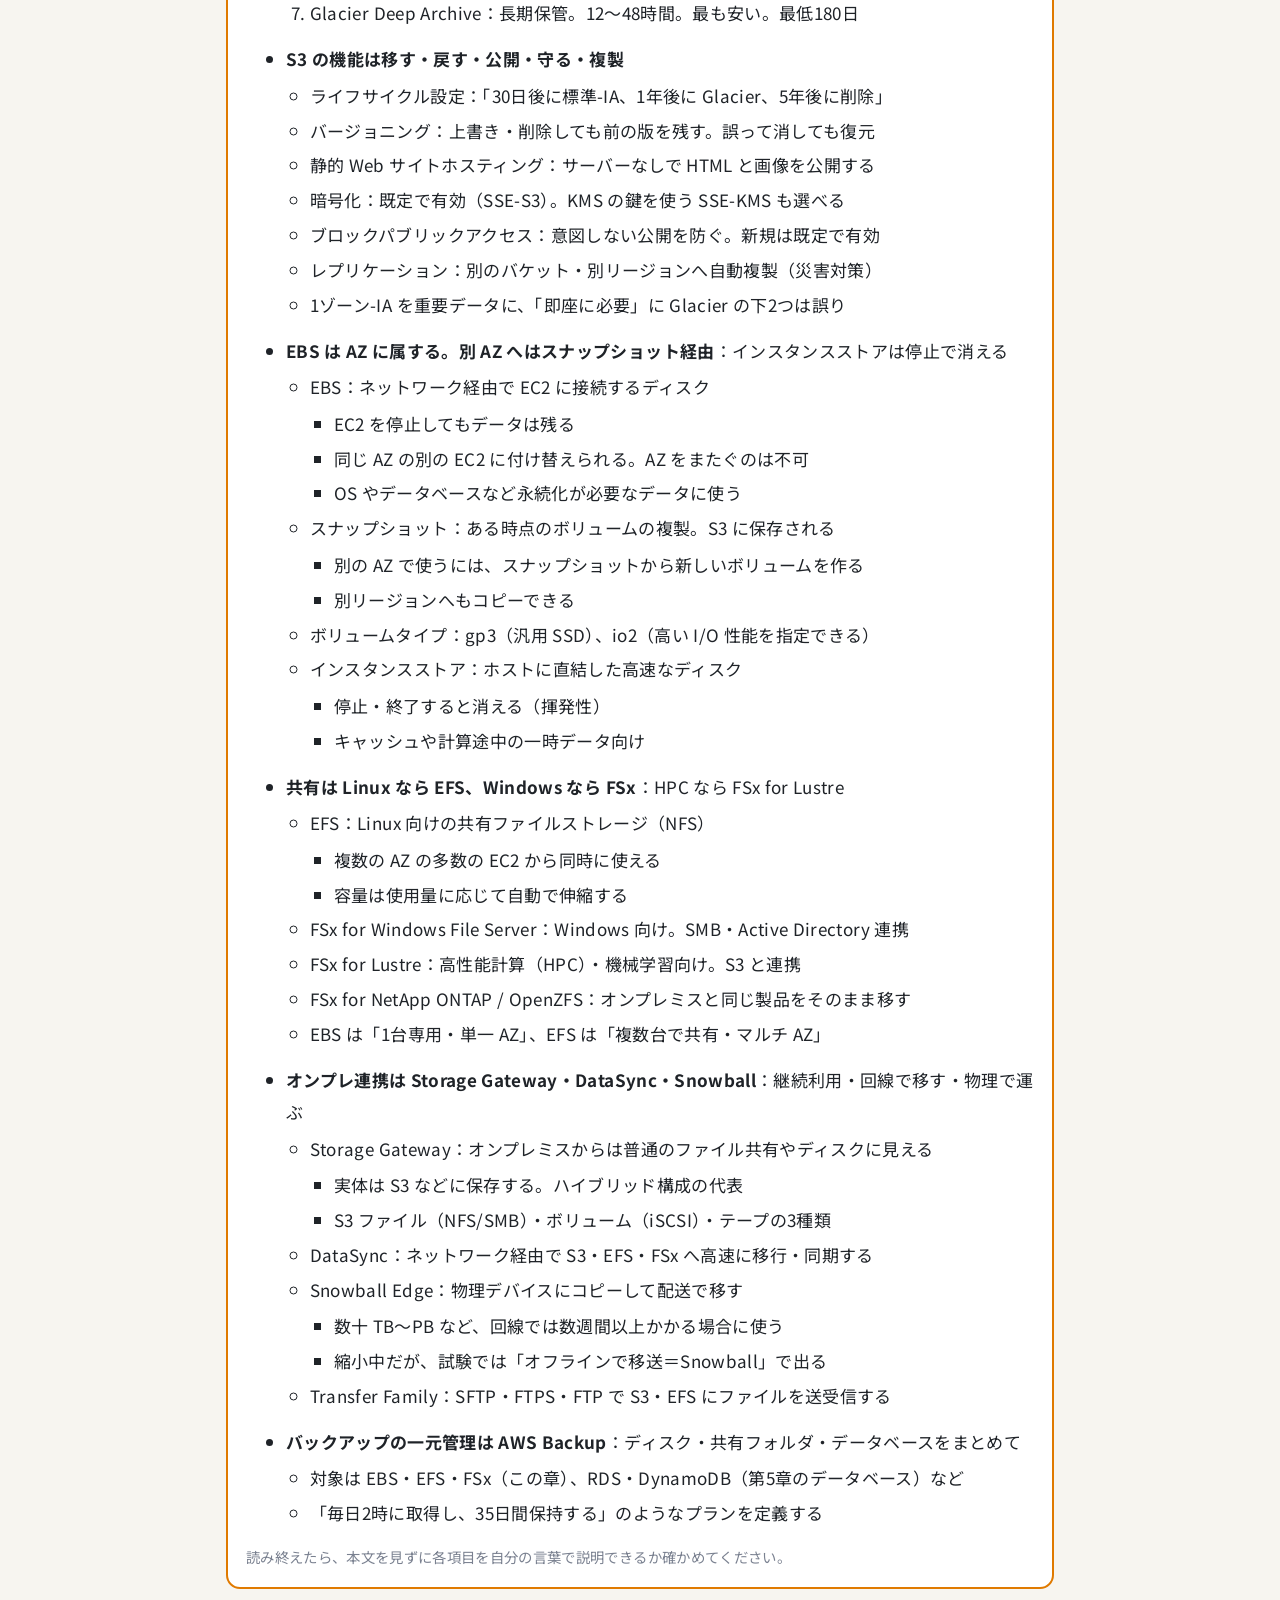
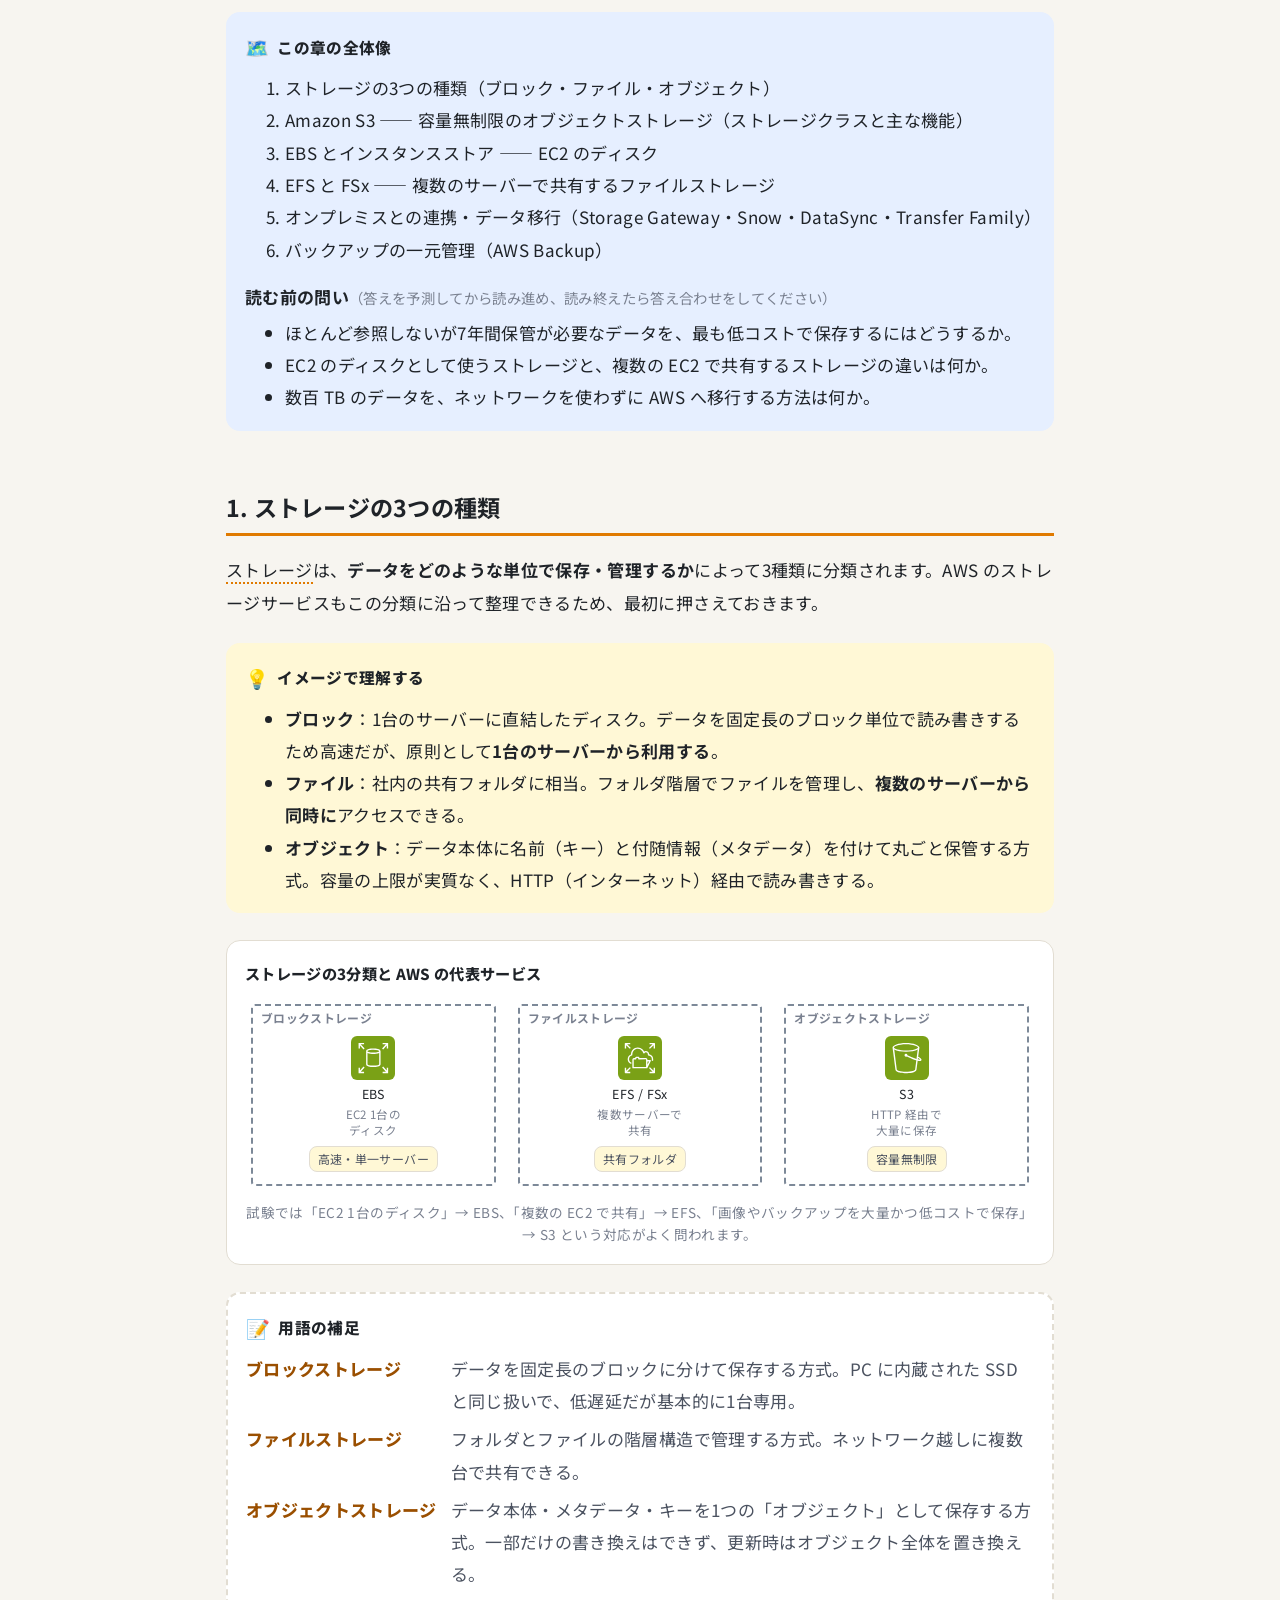
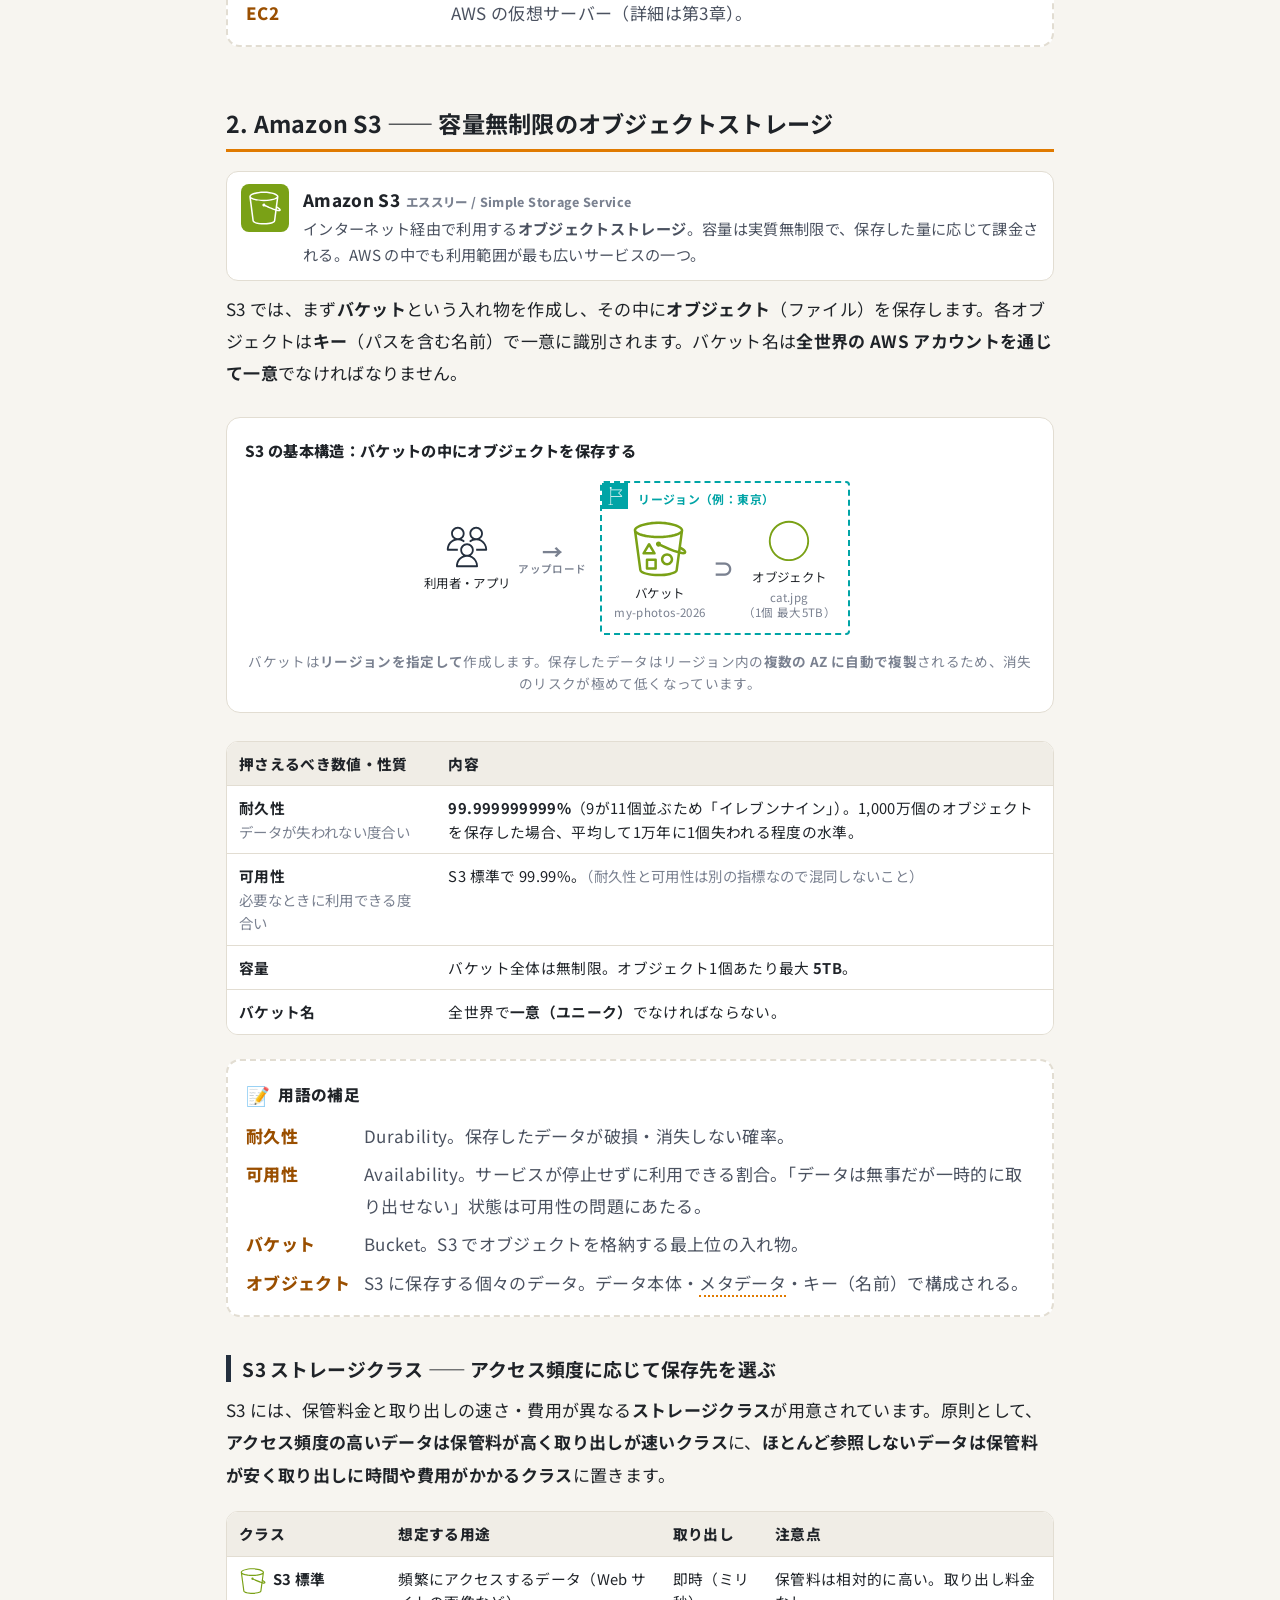
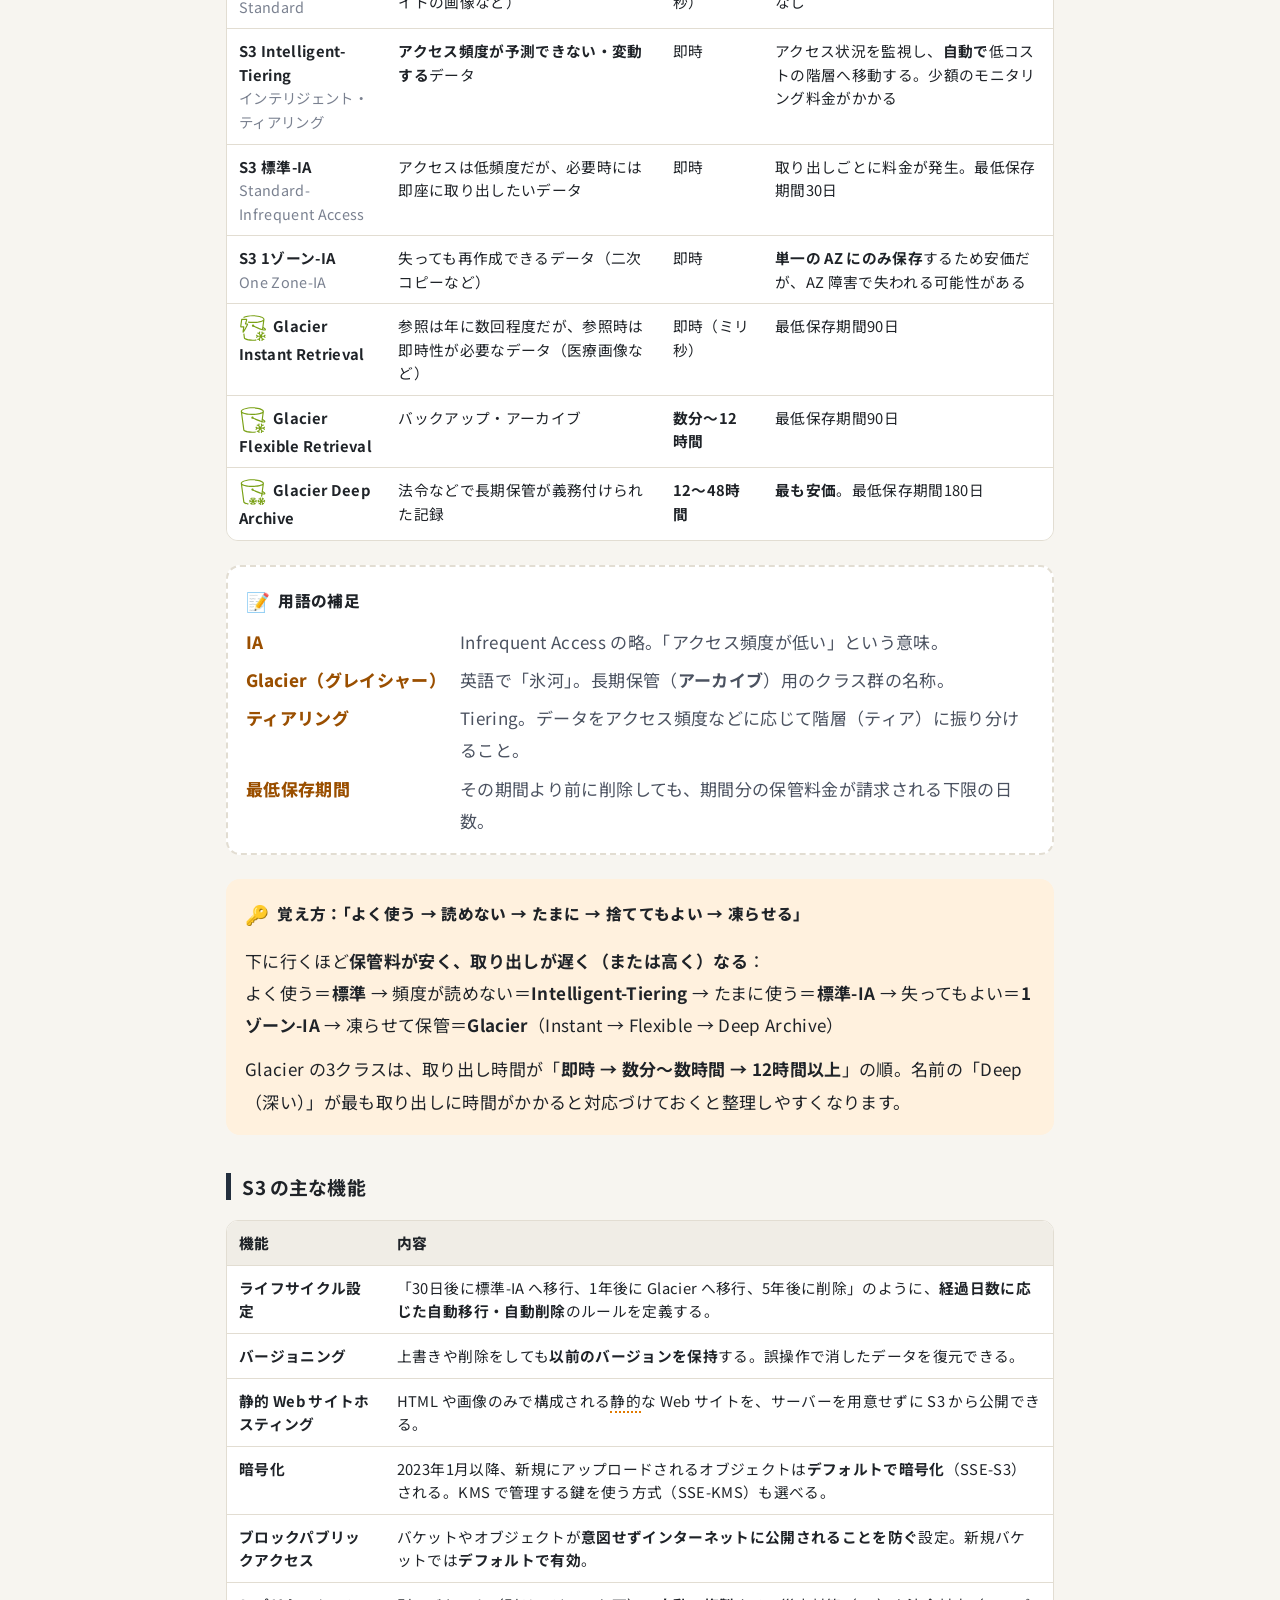
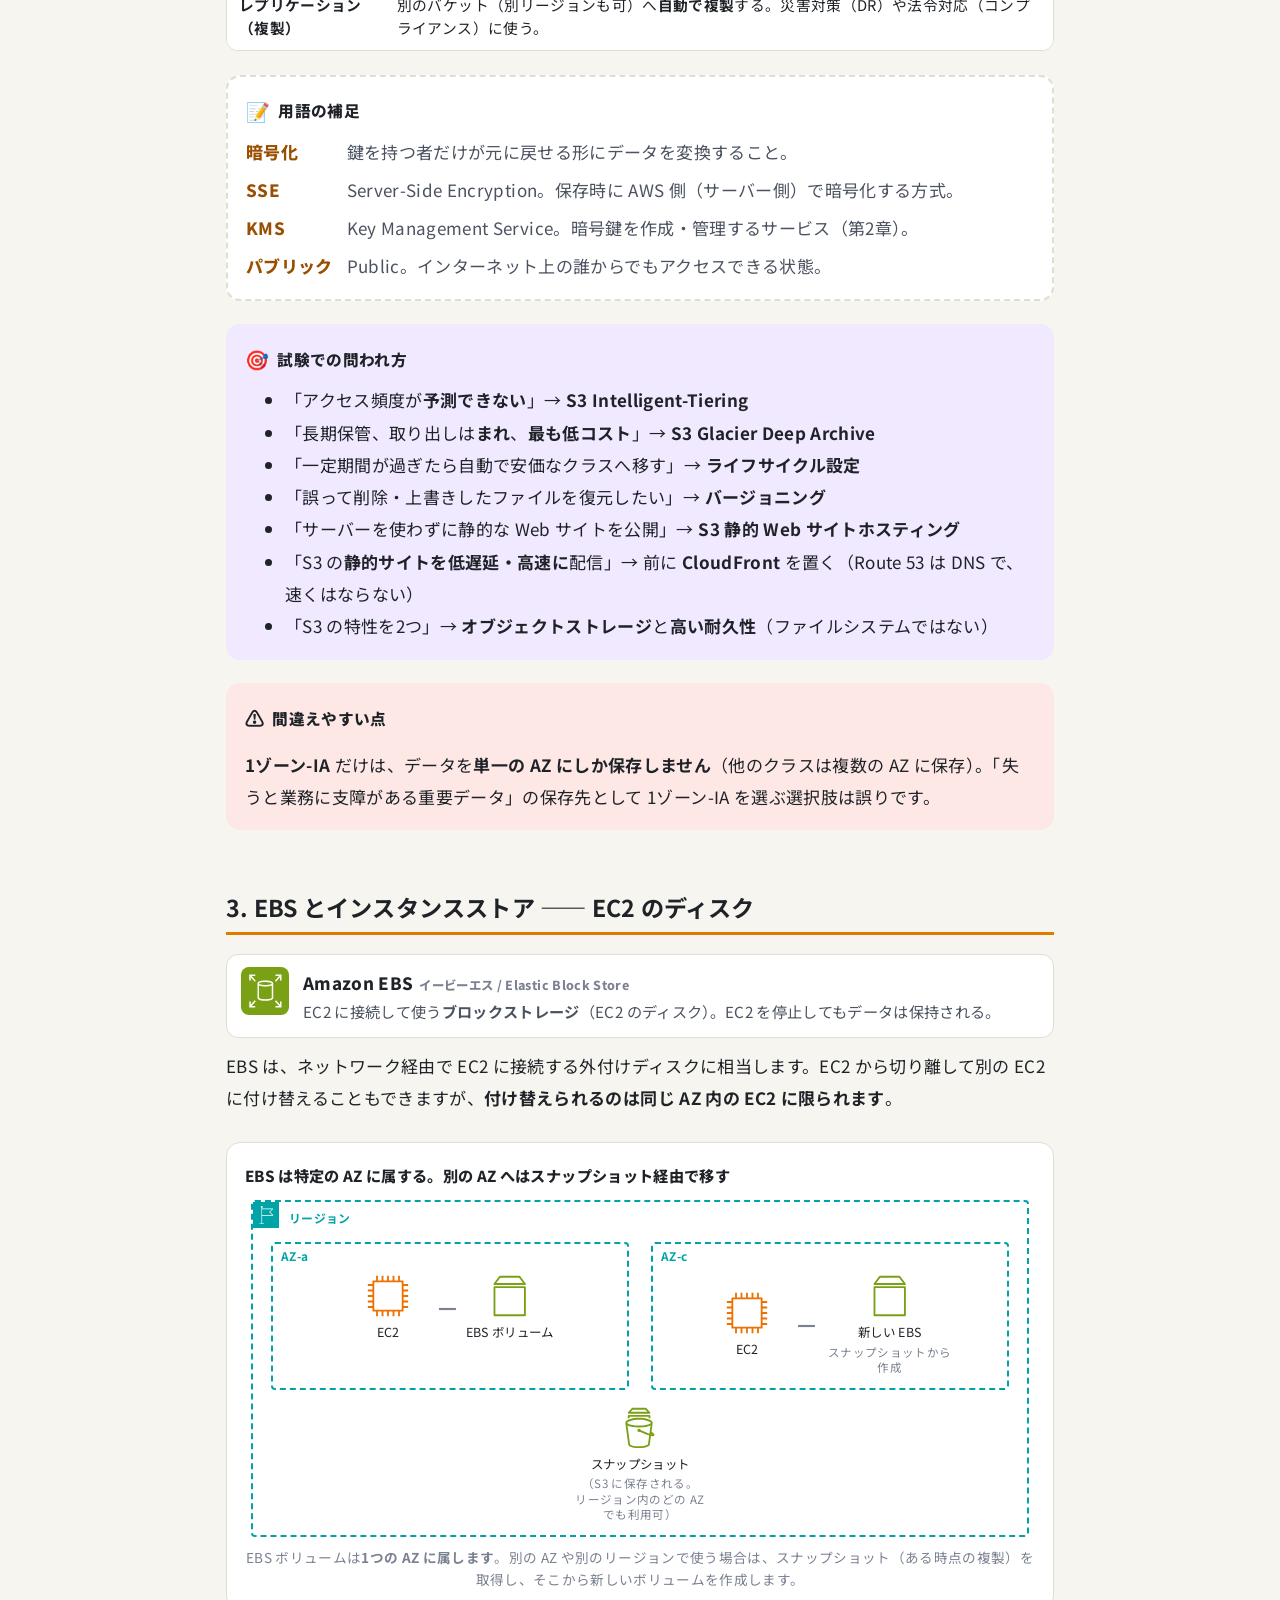
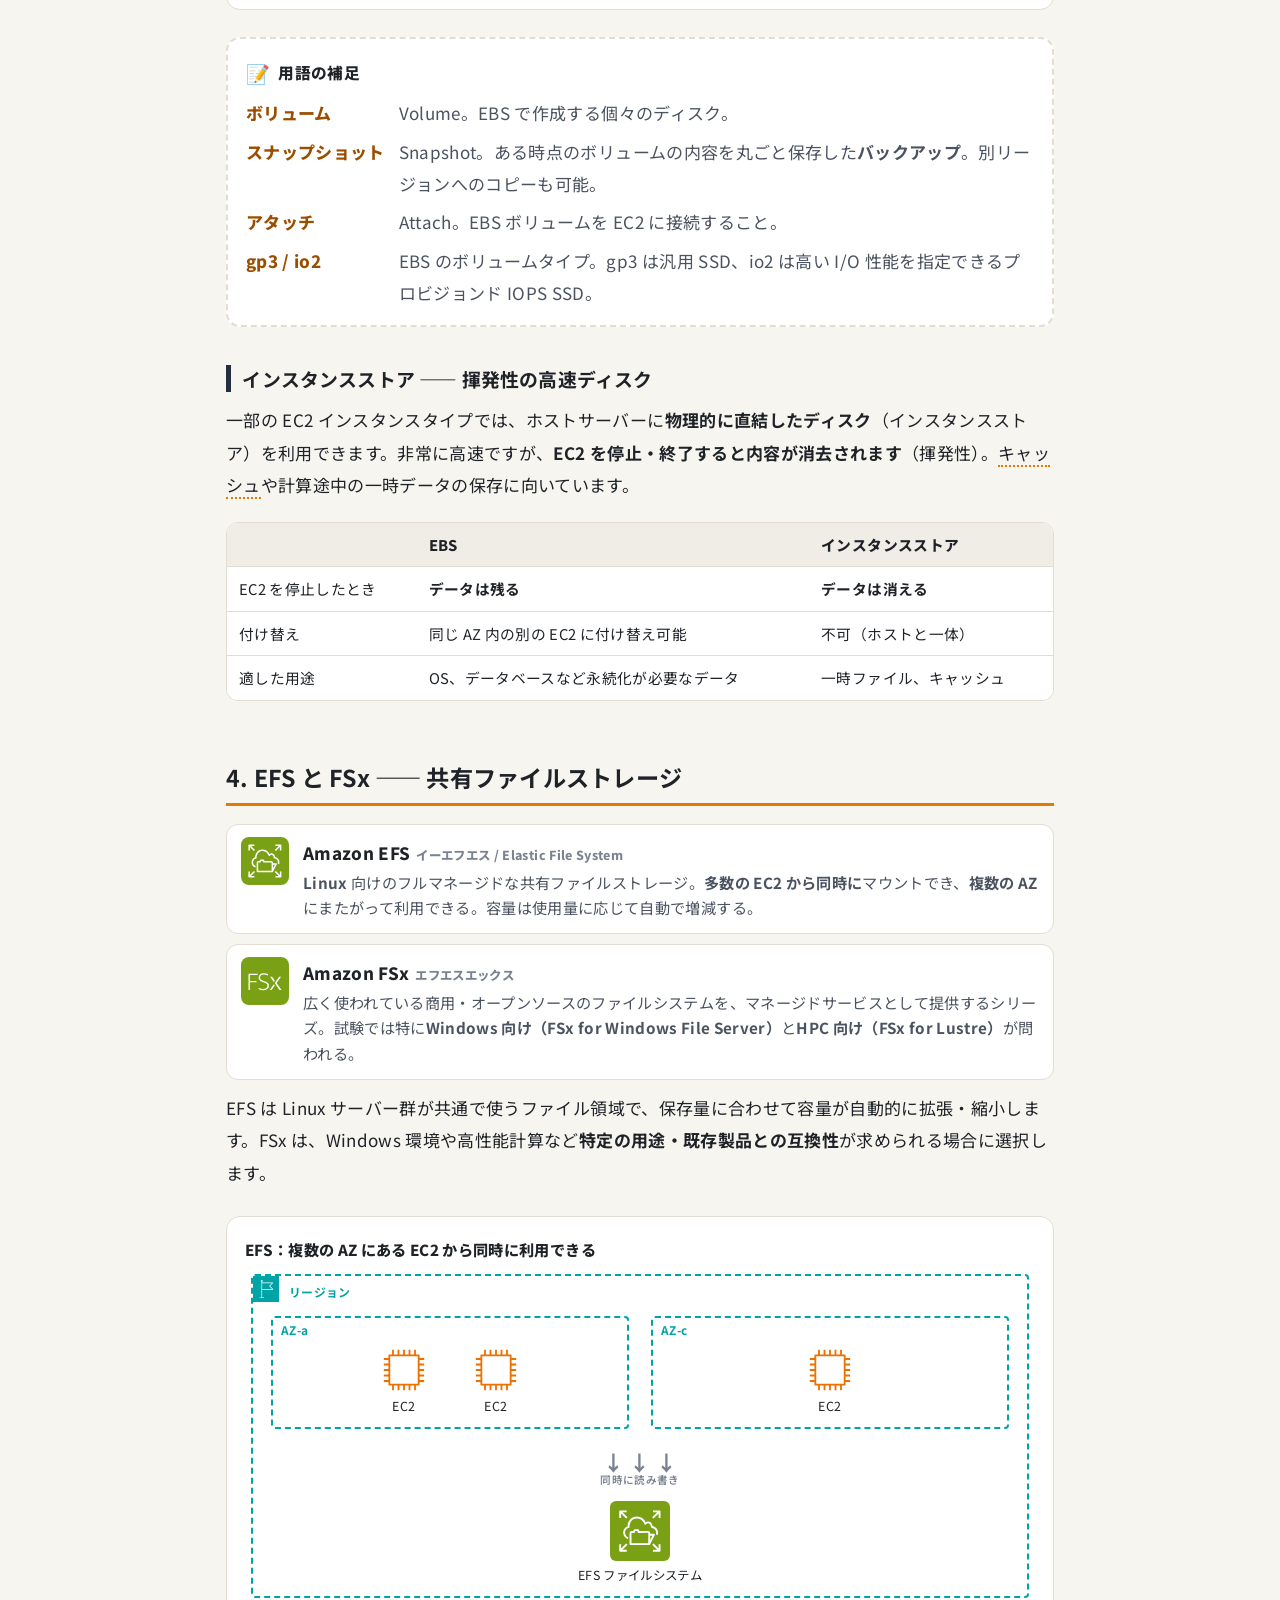
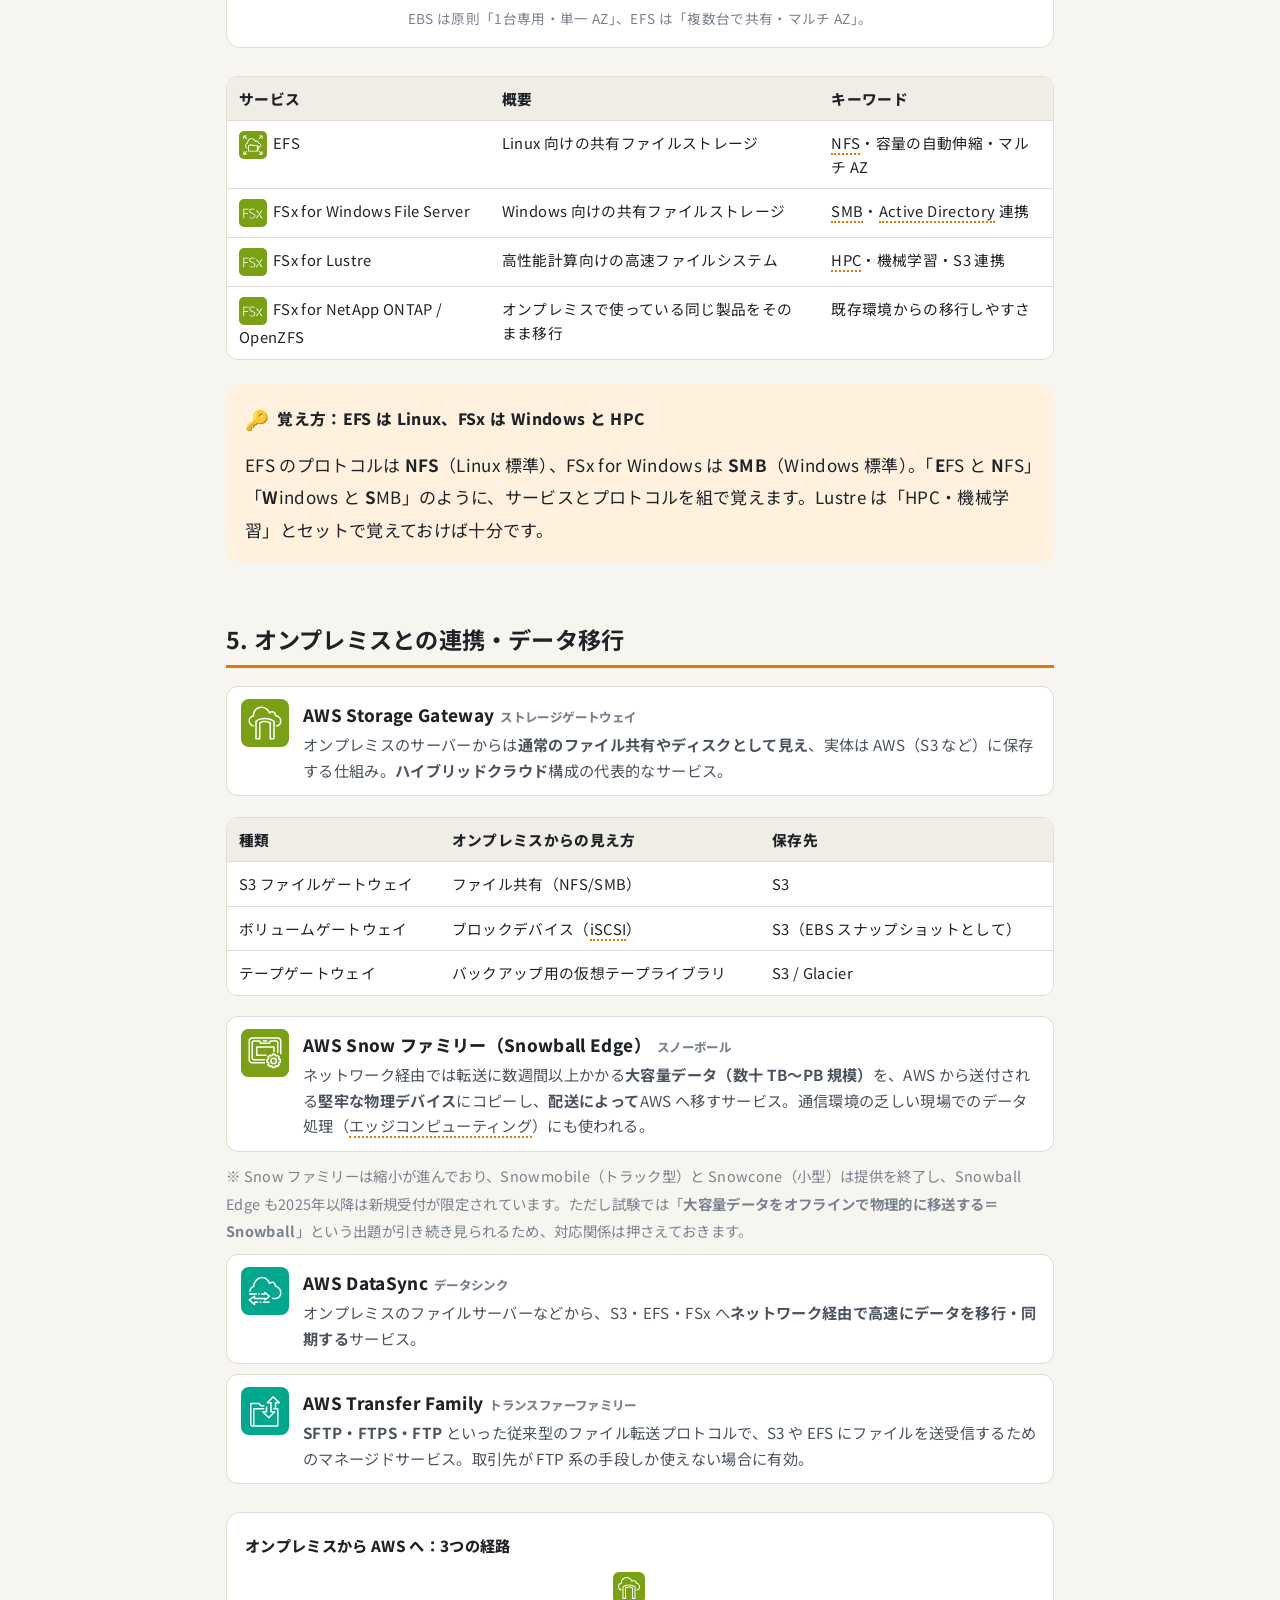
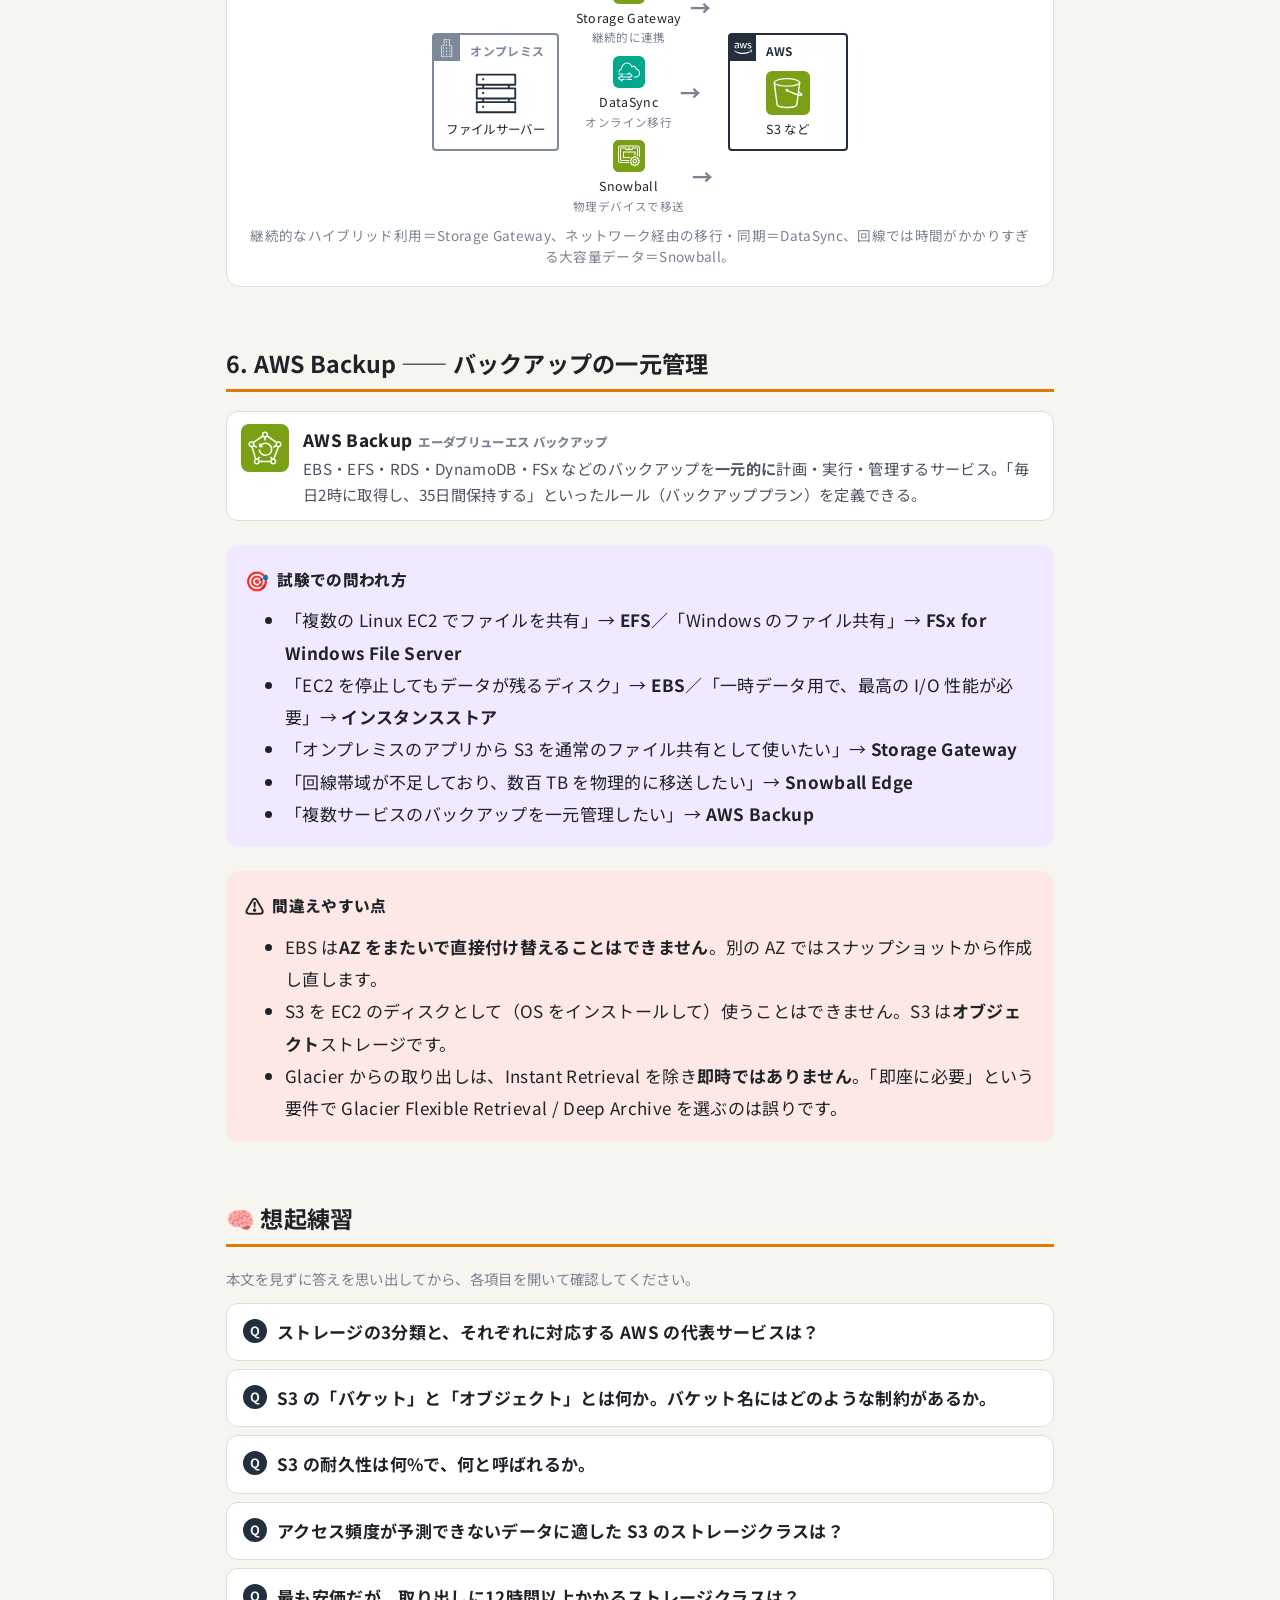
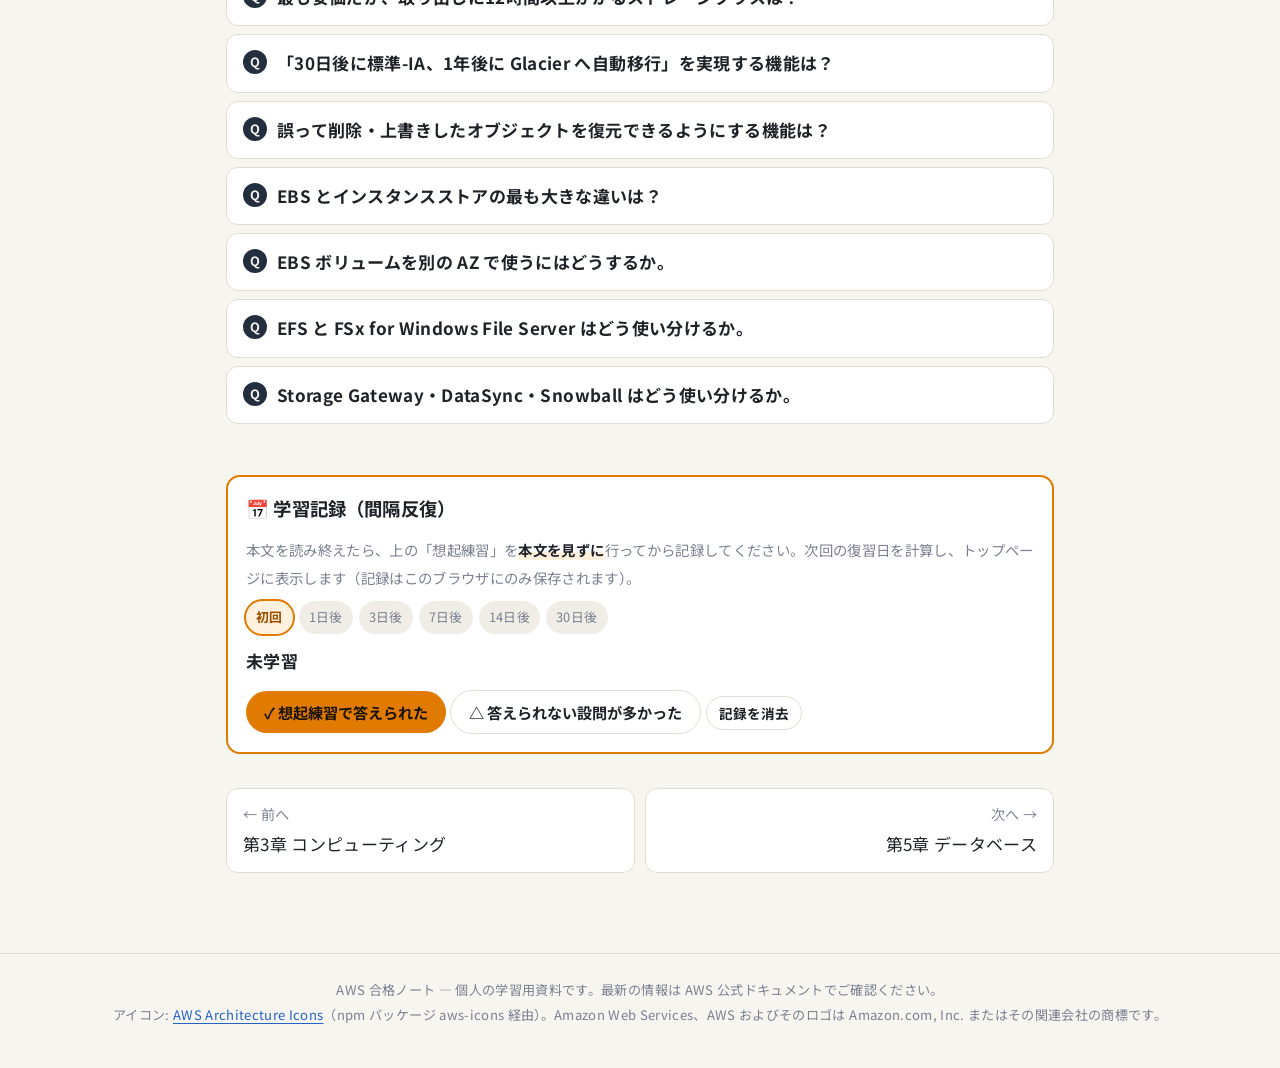
<file: docs/chapters/04-storage.html>
<!doctype html>
<html lang="ja">
<head>
<meta charset="utf-8">
<meta name="viewport" content="width=device-width, initial-scale=1">
<title>ストレージ | AWS 合格ノート</title>
<link rel="preconnect" href="https://fonts.googleapis.com">
<link href="https://fonts.googleapis.com/css2?family=Noto+Sans+JP:wght@400;700;800&display=swap" rel="stylesheet">
<link rel="stylesheet" href="../assets/style.css">
</head>
<body data-root="../" data-page="ch04">
<main class="wrap">
<div class="breadcrumb"><a href="../index.html">ホーム</a> › 第4章</div>
<p><span class="badge clf">CLF</span><span class="badge saa">SAA</span></p>
<h1>第4章 ストレージ（データの保存先）</h1>
<p class="lead">データには必ず保存先が必要です。AWS の保存先は3つが中心です。EBS（EC2 1台のディスク）、EFS・FSx（共有フォルダ）、S3（容量無制限のオブジェクト保存）です。試験では要件に合う保存先を1つ選びます。</p>

<div class="box goal">
  <div class="box-title"><span class="em">🧭</span>この章で理解してほしいこと</div>
  <ul style="margin:0">
    <li><b>ストレージは「保存する単位」で3種類</b>：要件からサービスが1つに決まる
      <ul>
        <li>ブロック：1台のサーバーに直結したディスク
          <ul>
          <li>AWS のサービスで言うと EBS（EC2 につける外付けディスク）</li>
          <li>固定長のブロック単位で読み書きする。高速だが原則1台専用</li>
          <li>「EC2 1台のディスク」→ EBS</li>
          </ul>
        </li>
        <li>ファイル：複数のサーバーで共有するフォルダ
          <ul>
          <li>AWS のサービスで言うと EFS（Linux 向け）・FSx（Windows 向けなど）</li>
          <li>フォルダ階層で管理し、ネットワーク越しに同時に使う</li>
          <li>「複数の EC2 で共有」→ EFS</li>
          </ul>
        </li>
        <li>オブジェクト：データに名前と付随情報を付けて丸ごと保存
          <ul>
          <li>AWS のサービスで言うと S3</li>
          <li>HTTP 経由で、容量は実質無制限</li>
          <li>一部だけの書き換えはできず、更新は全体を置き換える</li>
          <li>「画像やバックアップを大量かつ低コストで」→ S3</li>
          </ul>
        </li>
        <li>S3 に OS を入れて EC2 のディスクにすることはできない</li>
      </ul>
    </li>
    <li><b>S3 は容量無制限で、耐久性はイレブンナイン</b>：耐久性と可用性は別の指標
      <ul>
        <li>バケットという入れ物にオブジェクトを保存する</li>
        <li>バケット名：全世界の AWS アカウントを通じて一意</li>
        <li>オブジェクト：1個あたり最大5TB。キー（パスを含む名前）で識別</li>
        <li>データはリージョン内の複数の AZ に自動で複製される</li>
        <li>「S3 の特性は」→ オブジェクトストアで、耐久性が高い（2つ選ぶ）</li>
        <li>耐久性：99.999999999%（イレブンナイン）
          <ul>
          <li>データが失われない度合い。1,000万個で平均1万年に1個</li>
          </ul>
        </li>
        <li>可用性：S3 標準で99.99%
          <ul>
          <li>必要なときに使える度合い</li>
          <li>「無事だが一時的に取り出せない」は可用性の問題</li>
          </ul>
        </li>
      </ul>
    </li>
    <li><b>ストレージクラスは、使わないほど安く、遅い</b>：頻繁なら標準、ほぼ参照しないなら Glacier
      <ol>
        <li>標準：頻繁に使うデータ。即時。取り出し料なし</li>
        <li>Intelligent-Tiering：頻度が読めないデータ。自動で安い階層へ移す</li>
        <li>標準-IA：低頻度だが即時に取り出す。取り出し料あり。最低30日</li>
        <li>1ゾーン-IA：単一 AZ だけ。失っても作り直せるデータ用</li>
        <li>Glacier Instant Retrieval：年に数回だが即時に取り出す。最低90日</li>
        <li>Glacier Flexible Retrieval：バックアップ用。取り出しに数分〜12時間</li>
        <li>Glacier Deep Archive：長期保管。12〜48時間。最も安い。最低180日</li>
      </ol>
    </li>
    <li><b>S3 の機能は移す・戻す・公開・守る・複製</b>
      <ul>
        <li>ライフサイクル設定：「30日後に標準-IA、1年後に Glacier、5年後に削除」</li>
        <li>バージョニング：上書き・削除しても前の版を残す。誤って消しても復元</li>
        <li>静的 Web サイトホスティング：サーバーなしで HTML と画像を公開する</li>
        <li>暗号化：既定で有効（SSE-S3）。KMS の鍵を使う SSE-KMS も選べる</li>
        <li>ブロックパブリックアクセス：意図しない公開を防ぐ。新規は既定で有効</li>
        <li>レプリケーション：別のバケット・別リージョンへ自動複製（災害対策）</li>
        <li>1ゾーン-IA を重要データに、「即座に必要」に Glacier の下2つは誤り</li>
      </ul>
    </li>
    <li><b>EBS は AZ に属する。別 AZ へはスナップショット経由</b>：インスタンスストアは停止で消える
      <ul>
        <li>EBS：ネットワーク経由で EC2 に接続するディスク
          <ul>
          <li>EC2 を停止してもデータは残る</li>
          <li>同じ AZ の別の EC2 に付け替えられる。AZ をまたぐのは不可</li>
          <li>OS やデータベースなど永続化が必要なデータに使う</li>
          </ul>
        </li>
        <li>スナップショット：ある時点のボリュームの複製。S3 に保存される
          <ul>
          <li>別の AZ で使うには、スナップショットから新しいボリュームを作る</li>
          <li>別リージョンへもコピーできる</li>
          </ul>
        </li>
        <li>ボリュームタイプ：gp3（汎用 SSD）、io2（高い I/O 性能を指定できる）</li>
        <li>インスタンスストア：ホストに直結した高速なディスク
          <ul>
          <li>停止・終了すると消える（揮発性）</li>
          <li>キャッシュや計算途中の一時データ向け</li>
          </ul>
        </li>
      </ul>
    </li>
    <li><b>共有は Linux なら EFS、Windows なら FSx</b>：HPC なら FSx for Lustre
      <ul>
        <li>EFS：Linux 向けの共有ファイルストレージ（NFS）
          <ul>
          <li>複数の AZ の多数の EC2 から同時に使える</li>
          <li>容量は使用量に応じて自動で伸縮する</li>
          </ul>
        </li>
        <li>FSx for Windows File Server：Windows 向け。SMB・Active Directory 連携</li>
        <li>FSx for Lustre：高性能計算（HPC）・機械学習向け。S3 と連携</li>
        <li>FSx for NetApp ONTAP / OpenZFS：オンプレミスと同じ製品をそのまま移す</li>
        <li>EBS は「1台専用・単一 AZ」、EFS は「複数台で共有・マルチ AZ」</li>
      </ul>
    </li>
    <li><b>オンプレ連携は Storage Gateway・DataSync・Snowball</b>：継続利用・回線で移す・物理で運ぶ
      <ul>
        <li>Storage Gateway：オンプレミスからは普通のファイル共有やディスクに見える
          <ul>
          <li>実体は S3 などに保存する。ハイブリッド構成の代表</li>
          <li>S3 ファイル（NFS/SMB）・ボリューム（iSCSI）・テープの3種類</li>
          </ul>
        </li>
        <li>DataSync：ネットワーク経由で S3・EFS・FSx へ高速に移行・同期する</li>
        <li>Snowball Edge：物理デバイスにコピーして配送で移す
          <ul>
          <li>数十 TB〜PB など、回線では数週間以上かかる場合に使う</li>
          <li>縮小中だが、試験では「オフラインで移送＝Snowball」で出る</li>
          </ul>
        </li>
        <li>Transfer Family：SFTP・FTPS・FTP で S3・EFS にファイルを送受信する</li>
      </ul>
    </li>
    <li><b>バックアップの一元管理は AWS Backup</b>：ディスク・共有フォルダ・データベースをまとめて
      <ul>
        <li>対象は EBS・EFS・FSx（この章）、RDS・DynamoDB（第5章のデータベース）など</li>
        <li>「毎日2時に取得し、35日間保持する」のようなプランを定義する</li>
      </ul>
    </li>
  </ul>
  <p class="muted" style="margin:.7em 0 0;font-size:.9rem">読み終えたら、本文を見ずに各項目を自分の言葉で説明できるか確かめてください。</p>
</div>

<div class="box map">
  <div class="box-title"><span class="em">🗺️</span>この章の全体像</div>
  <ol style="margin:0">
    <li>ストレージの3つの種類（ブロック・ファイル・オブジェクト）</li>
    <li>Amazon S3 —— 容量無制限のオブジェクトストレージ（ストレージクラスと主な機能）</li>
    <li>EBS とインスタンスストア —— EC2 のディスク</li>
    <li>EFS と FSx —— 複数のサーバーで共有するファイルストレージ</li>
    <li>オンプレミスとの連携・データ移行（Storage Gateway・Snow・DataSync・Transfer Family）</li>
    <li>バックアップの一元管理（AWS Backup）</li>
  </ol>
  <p style="margin:.9em 0 .2em"><b>読む前の問い</b><small class="muted">（答えを予測してから読み進め、読み終えたら答え合わせをしてください）</small></p>
  <ul style="margin:0">
    <li>ほとんど参照しないが7年間保管が必要なデータを、最も低コストで保存するにはどうするか。</li>
    <li>EC2 のディスクとして使うストレージと、複数の EC2 で共有するストレージの違いは何か。</li>
    <li>数百 TB のデータを、ネットワークを使わずに AWS へ移行する方法は何か。</li>
  </ul>
</div>

<h2>1. ストレージの3つの種類</h2>
<p><span class="term" data-tip="ストレージ（storage）：データを保存しておく装置や領域の総称。">ストレージ</span>は、<b>データをどのような単位で保存・管理するか</b>によって3種類に分類されます。AWS のストレージサービスもこの分類に沿って整理できるため、最初に押さえておきます。</p>

<div class="box story">
  <div class="box-title"><span class="em">💡</span>イメージで理解する</div>
  <ul style="margin:0">
    <li><b>ブロック</b>：1台のサーバーに直結したディスク。データを固定長のブロック単位で読み書きするため高速だが、原則として<b>1台のサーバーから利用する</b>。</li>
    <li><b>ファイル</b>：社内の共有フォルダに相当。フォルダ階層でファイルを管理し、<b>複数のサーバーから同時に</b>アクセスできる。</li>
    <li><b>オブジェクト</b>：データ本体に名前（キー）と付随情報（メタデータ）を付けて丸ごと保管する方式。容量の上限が実質なく、HTTP（インターネット）経由で読み書きする。</li>
  </ul>
</div>

<div class="diagram">
  <div class="dtitle">ストレージの3分類と AWS の代表サービス</div>
  <div class="grp-row">
    <div class="grp plain"><div class="glabel">ブロックストレージ</div>
      <div class="flow col">
        <div class="node"><img src="../assets/aws-icons/architecture-service/AmazonElasticBlockStore.svg" alt="">EBS<small>EC2 1台の<br>ディスク</small></div>
        <span class="callout">高速・単一サーバー</span>
      </div>
    </div>
    <div class="grp plain"><div class="glabel">ファイルストレージ</div>
      <div class="flow col">
        <div class="node"><img src="../assets/aws-icons/architecture-service/AmazonEFS.svg" alt="">EFS / FSx<small>複数サーバーで<br>共有</small></div>
        <span class="callout">共有フォルダ</span>
      </div>
    </div>
    <div class="grp plain"><div class="glabel">オブジェクトストレージ</div>
      <div class="flow col">
        <div class="node"><img src="../assets/aws-icons/architecture-service/AmazonSimpleStorageService.svg" alt="">S3<small>HTTP 経由で<br>大量に保存</small></div>
        <span class="callout">容量無制限</span>
      </div>
    </div>
  </div>
  <div class="cap">試験では「EC2 1台のディスク」→ EBS、「複数の EC2 で共有」→ EFS、「画像やバックアップを大量かつ低コストで保存」→ S3 という対応がよく問われます。</div>
</div>

<div class="box kotoba">
  <div class="box-title"><span class="em">📝</span>用語の補足</div>
  <dl class="words">
    <dt>ブロックストレージ</dt><dd>データを固定長のブロックに分けて保存する方式。PC に内蔵された SSD と同じ扱いで、低遅延だが基本的に1台専用。</dd>
    <dt>ファイルストレージ</dt><dd>フォルダとファイルの階層構造で管理する方式。ネットワーク越しに複数台で共有できる。</dd>
    <dt>オブジェクトストレージ</dt><dd>データ本体・メタデータ・キーを1つの「オブジェクト」として保存する方式。一部だけの書き換えはできず、更新時はオブジェクト全体を置き換える。</dd>
    <dt>EC2</dt><dd>AWS の仮想サーバー（詳細は第3章）。</dd>
  </dl>
</div>

<h2>2. Amazon S3 —— 容量無制限のオブジェクトストレージ</h2>
<div class="svc"><img src="../assets/aws-icons/architecture-service/AmazonSimpleStorageService.svg" alt=""><div><div class="name">Amazon S3<span class="yomi">エススリー / Simple Storage Service</span></div><div class="one">インターネット経由で利用する<b>オブジェクトストレージ</b>。容量は実質無制限で、保存した量に応じて課金される。AWS の中でも利用範囲が最も広いサービスの一つ。</div></div></div>

<p>S3 では、まず<b>バケット</b>という入れ物を作成し、その中に<b>オブジェクト</b>（ファイル）を保存します。各オブジェクトは<b>キー</b>（パスを含む名前）で一意に識別されます。バケット名は<b>全世界の AWS アカウントを通じて一意</b>でなければなりません。</p>

<div class="diagram">
  <div class="dtitle">S3 の基本構造：バケットの中にオブジェクトを保存する</div>
  <div class="flow wrap-ok">
    <div class="node"><img src="../assets/aws-icons/resource/Users.svg" alt="">利用者・アプリ</div>
    <div class="arr">→<small>アップロード</small></div>
    <div class="grp region">
      <div class="glabel"><img src="../assets/aws-icons/architecture-group/Region.svg" alt=""><span class="gtxt">リージョン（例：東京）</span></div>
      <div class="flow">
        <div class="node lg"><img src="../assets/aws-icons/resource/AmazonSimpleStorageServiceBucketWithObjects.svg" alt="">バケット<small>my-photos-2026</small></div>
        <div class="arr">⊃</div>
        <div class="node"><img src="../assets/aws-icons/resource/AmazonSimpleStorageServiceObject.svg" alt="">オブジェクト<small>cat.jpg<br>（1個 最大5TB）</small></div>
      </div>
    </div>
  </div>
  <div class="cap">バケットは<b>リージョンを指定して</b>作成します。保存したデータはリージョン内の<b>複数の AZ に自動で複製</b>されるため、消失のリスクが極めて低くなっています。</div>
</div>

<div class="table-wrap"><table>
  <tr><th>押さえるべき数値・性質</th><th>内容</th></tr>
  <tr><td><b>耐久性</b><br><small class="muted">データが失われない度合い</small></td><td><b>99.999999999%</b>（9が11個並ぶため「イレブンナイン」）。1,000万個のオブジェクトを保存した場合、平均して1万年に1個失われる程度の水準。</td></tr>
  <tr><td><b>可用性</b><br><small class="muted">必要なときに利用できる度合い</small></td><td>S3 標準で 99.99%。<small class="muted">（耐久性と可用性は別の指標なので混同しないこと）</small></td></tr>
  <tr><td><b>容量</b></td><td>バケット全体は無制限。オブジェクト1個あたり最大 <b>5TB</b>。</td></tr>
  <tr><td><b>バケット名</b></td><td>全世界で<b>一意（ユニーク）</b>でなければならない。</td></tr>
</table></div>

<div class="box kotoba">
  <div class="box-title"><span class="em">📝</span>用語の補足</div>
  <dl class="words">
    <dt>耐久性</dt><dd>Durability。保存したデータが破損・消失しない確率。</dd>
    <dt>可用性</dt><dd>Availability。サービスが停止せずに利用できる割合。「データは無事だが一時的に取り出せない」状態は可用性の問題にあたる。</dd>
    <dt>バケット</dt><dd>Bucket。S3 でオブジェクトを格納する最上位の入れ物。</dd>
    <dt>オブジェクト</dt><dd>S3 に保存する個々のデータ。データ本体・<span class="term" data-tip="メタデータ：データそのものではなく、データに関する情報（作成日時、種類、サイズなど）。">メタデータ</span>・キー（名前）で構成される。</dd>
  </dl>
</div>

<h3>S3 ストレージクラス —— アクセス頻度に応じて保存先を選ぶ</h3>
<p>S3 には、保管料金と取り出しの速さ・費用が異なる<b>ストレージクラス</b>が用意されています。原則として、<b>アクセス頻度の高いデータは保管料が高く取り出しが速いクラス</b>に、<b>ほとんど参照しないデータは保管料が安く取り出しに時間や費用がかかるクラス</b>に置きます。</p>

<div class="table-wrap"><table>
  <tr><th>クラス</th><th>想定する用途</th><th>取り出し</th><th>注意点</th></tr>
  <tr><td><img class="ico-s" src="../assets/aws-icons/resource/AmazonSimpleStorageServiceS3Standard.svg" alt=""><b>S3 標準</b><br><small class="muted">Standard</small></td><td>頻繁にアクセスするデータ（Web サイトの画像など）</td><td>即時（ミリ秒）</td><td>保管料は相対的に高い。取り出し料金なし</td></tr>
  <tr><td><b>S3 Intelligent-Tiering</b><br><small class="muted">インテリジェント・ティアリング</small></td><td><b>アクセス頻度が予測できない・変動する</b>データ</td><td>即時</td><td>アクセス状況を監視し、<b>自動で</b>低コストの階層へ移動する。少額のモニタリング料金がかかる</td></tr>
  <tr><td><b>S3 標準-IA</b><br><small class="muted">Standard-Infrequent Access</small></td><td>アクセスは低頻度だが、必要時には即座に取り出したいデータ</td><td>即時</td><td>取り出しごとに料金が発生。最低保存期間30日</td></tr>
  <tr><td><b>S3 1ゾーン-IA</b><br><small class="muted">One Zone-IA</small></td><td>失っても再作成できるデータ（二次コピーなど）</td><td>即時</td><td><b>単一の AZ にのみ保存</b>するため安価だが、AZ 障害で失われる可能性がある</td></tr>
  <tr><td><img class="ico-s" src="../assets/aws-icons/resource/AmazonSimpleStorageServiceS3GlacierInstantRetrieval.svg" alt=""><b>Glacier Instant Retrieval</b></td><td>参照は年に数回程度だが、参照時は即時性が必要なデータ（医療画像など）</td><td>即時（ミリ秒）</td><td>最低保存期間90日</td></tr>
  <tr><td><img class="ico-s" src="../assets/aws-icons/resource/AmazonSimpleStorageServiceS3GlacierFlexibleRetrieval.svg" alt=""><b>Glacier Flexible Retrieval</b></td><td>バックアップ・アーカイブ</td><td><b>数分〜12時間</b></td><td>最低保存期間90日</td></tr>
  <tr><td><img class="ico-s" src="../assets/aws-icons/resource/AmazonSimpleStorageServiceS3GlacierDeepArchive.svg" alt=""><b>Glacier Deep Archive</b></td><td>法令などで長期保管が義務付けられた記録</td><td><b>12〜48時間</b></td><td><b>最も安価</b>。最低保存期間180日</td></tr>
</table></div>

<div class="box kotoba">
  <div class="box-title"><span class="em">📝</span>用語の補足</div>
  <dl class="words">
    <dt>IA</dt><dd>Infrequent Access の略。「アクセス頻度が低い」という意味。</dd>
    <dt>Glacier（グレイシャー）</dt><dd>英語で「氷河」。長期保管（<b>アーカイブ</b>）用のクラス群の名称。</dd>
    <dt>ティアリング</dt><dd>Tiering。データをアクセス頻度などに応じて階層（ティア）に振り分けること。</dd>
    <dt>最低保存期間</dt><dd>その期間より前に削除しても、期間分の保管料金が請求される下限の日数。</dd>
  </dl>
</div>

<div class="box hook">
  <div class="box-title"><span class="em">🔑</span>覚え方：「よく使う → 読めない → たまに → 捨ててもよい → 凍らせる」</div>
  <p>下に行くほど<b>保管料が安く、取り出しが遅く（または高く）なる</b>：<br>よく使う＝<b>標準</b> → 頻度が読めない＝<b>Intelligent-Tiering</b> → たまに使う＝<b>標準-IA</b> → 失ってもよい＝<b>1ゾーン-IA</b> → 凍らせて保管＝<b>Glacier</b>（Instant → Flexible → Deep Archive）</p>
  <p>Glacier の3クラスは、取り出し時間が「<b>即時 → 数分〜数時間 → 12時間以上</b>」の順。名前の「Deep（深い）」が最も取り出しに時間がかかると対応づけておくと整理しやすくなります。</p>
</div>

<h3>S3 の主な機能</h3>
<div class="table-wrap"><table>
  <tr><th>機能</th><th>内容</th></tr>
  <tr><td><b>ライフサイクル設定</b></td><td>「30日後に標準-IA へ移行、1年後に Glacier へ移行、5年後に削除」のように、<b>経過日数に応じた自動移行・自動削除</b>のルールを定義する。</td></tr>
  <tr><td><b>バージョニング</b></td><td>上書きや削除をしても<b>以前のバージョンを保持</b>する。誤操作で消したデータを復元できる。</td></tr>
  <tr><td><b>静的 Web サイトホスティング</b></td><td>HTML や画像のみで構成される<span class="term" data-tip="静的 Web サイト：誰がアクセスしても同じ内容を返すページ。ログインや検索結果によって内容が変わる「動的」なサイトと対比される。">静的</span>な Web サイトを、サーバーを用意せずに S3 から公開できる。</td></tr>
  <tr><td><b>暗号化</b></td><td>2023年1月以降、新規にアップロードされるオブジェクトは<b>デフォルトで暗号化</b>（SSE-S3）される。KMS で管理する鍵を使う方式（SSE-KMS）も選べる。</td></tr>
  <tr><td><b>ブロックパブリックアクセス</b></td><td>バケットやオブジェクトが<b>意図せずインターネットに公開されることを防ぐ</b>設定。新規バケットでは<b>デフォルトで有効</b>。</td></tr>
  <tr><td><b>レプリケーション（複製）</b></td><td>別のバケット（別リージョンも可）へ<b>自動で複製</b>する。災害対策（DR）や法令対応（コンプライアンス）に使う。</td></tr>
</table></div>

<div class="box kotoba">
  <div class="box-title"><span class="em">📝</span>用語の補足</div>
  <dl class="words">
    <dt>暗号化</dt><dd>鍵を持つ者だけが元に戻せる形にデータを変換すること。</dd>
    <dt>SSE</dt><dd>Server-Side Encryption。保存時に AWS 側（サーバー側）で暗号化する方式。</dd>
    <dt>KMS</dt><dd>Key Management Service。暗号鍵を作成・管理するサービス（第2章）。</dd>
    <dt>パブリック</dt><dd>Public。インターネット上の誰からでもアクセスできる状態。</dd>
  </dl>
</div>

<div class="box exam">
  <div class="box-title"><span class="em">🎯</span>試験での問われ方</div>
  <ul style="margin:0">
    <li>「アクセス頻度が<b>予測できない</b>」→ <b>S3 Intelligent-Tiering</b></li>
    <li>「長期保管、取り出しは<b>まれ</b>、<b>最も低コスト</b>」→ <b>S3 Glacier Deep Archive</b></li>
    <li>「一定期間が過ぎたら自動で安価なクラスへ移す」→ <b>ライフサイクル設定</b></li>
    <li>「誤って削除・上書きしたファイルを復元したい」→ <b>バージョニング</b></li>
    <li>「サーバーを使わずに静的な Web サイトを公開」→ <b>S3 静的 Web サイトホスティング</b></li>
    <li>「S3 の<b>静的サイトを低遅延・高速に</b>配信」→ 前に <b>CloudFront</b> を置く（Route 53 は DNS で、速くはならない）</li>
    <li>「S3 の特性を2つ」→ <b>オブジェクトストレージ</b>と<b>高い耐久性</b>（ファイルシステムではない）</li>
  </ul>
</div>

<div class="box warn">
  <div class="box-title"><span class="em">⚠️</span>間違えやすい点</div>
  <p><b>1ゾーン-IA</b> だけは、データを<b>単一の AZ にしか保存しません</b>（他のクラスは複数の AZ に保存）。「失うと業務に支障がある重要データ」の保存先として 1ゾーン-IA を選ぶ選択肢は誤りです。</p>
</div>

<h2>3. EBS とインスタンスストア —— EC2 のディスク</h2>
<div class="svc"><img src="../assets/aws-icons/architecture-service/AmazonElasticBlockStore.svg" alt=""><div><div class="name">Amazon EBS<span class="yomi">イービーエス / Elastic Block Store</span></div><div class="one">EC2 に接続して使う<b>ブロックストレージ</b>（EC2 のディスク）。EC2 を停止してもデータは保持される。</div></div></div>

<p>EBS は、ネットワーク経由で EC2 に接続する外付けディスクに相当します。EC2 から切り離して別の EC2 に付け替えることもできますが、<b>付け替えられるのは同じ AZ 内の EC2 に限られます</b>。</p>

<div class="diagram">
  <div class="dtitle">EBS は特定の AZ に属する。別の AZ へはスナップショット経由で移す</div>
  <div class="grp region">
    <div class="glabel"><img src="../assets/aws-icons/architecture-group/Region.svg" alt=""><span class="gtxt">リージョン</span></div>
    <div class="grp-row">
      <div class="grp az"><div class="glabel">AZ-a</div>
        <div class="flow">
          <div class="node"><img src="../assets/aws-icons/resource/AmazonEC2Instance.svg" alt="">EC2</div>
          <div class="arr">—</div>
          <div class="node"><img src="../assets/aws-icons/resource/AmazonElasticBlockStoreVolume.svg" alt="">EBS ボリューム</div>
        </div>
      </div>
      <div class="grp az"><div class="glabel">AZ-c</div>
        <div class="flow">
          <div class="node"><img src="../assets/aws-icons/resource/AmazonEC2Instance.svg" alt="">EC2</div>
          <div class="arr">—</div>
          <div class="node"><img src="../assets/aws-icons/resource/AmazonElasticBlockStoreVolume.svg" alt="">新しい EBS<small>スナップショットから作成</small></div>
        </div>
      </div>
    </div>
    <div class="flow" style="margin-top:8px">
      <div class="node"><img src="../assets/aws-icons/resource/AmazonElasticBlockStoreSnapshot.svg" alt="">スナップショット<small>（S3 に保存される。<br>リージョン内のどの AZ でも利用可）</small></div>
    </div>
  </div>
  <div class="cap">EBS ボリュームは<b>1つの AZ に属します</b>。別の AZ や別のリージョンで使う場合は、スナップショット（ある時点の複製）を取得し、そこから新しいボリュームを作成します。</div>
</div>

<div class="box kotoba">
  <div class="box-title"><span class="em">📝</span>用語の補足</div>
  <dl class="words">
    <dt>ボリューム</dt><dd>Volume。EBS で作成する個々のディスク。</dd>
    <dt>スナップショット</dt><dd>Snapshot。ある時点のボリュームの内容を丸ごと保存した<b>バックアップ</b>。別リージョンへのコピーも可能。</dd>
    <dt>アタッチ</dt><dd>Attach。EBS ボリュームを EC2 に接続すること。</dd>
    <dt>gp3 / io2</dt><dd>EBS のボリュームタイプ。gp3 は汎用 SSD、io2 は高い I/O 性能を指定できるプロビジョンド IOPS SSD。</dd>
  </dl>
</div>

<h3>インスタンスストア —— 揮発性の高速ディスク</h3>
<p>一部の EC2 インスタンスタイプでは、ホストサーバーに<b>物理的に直結したディスク</b>（インスタンスストア）を利用できます。非常に高速ですが、<b>EC2 を停止・終了すると内容が消去されます</b>（揮発性）。<span class="term" data-tip="キャッシュ：一度使ったデータを高速な場所に一時保存し、次回以降すばやく取り出せるようにする仕組み。">キャッシュ</span>や計算途中の一時データの保存に向いています。</p>

<div class="table-wrap"><table>
  <tr><th></th><th>EBS</th><th>インスタンスストア</th></tr>
  <tr><td>EC2 を停止したとき</td><td><b>データは残る</b></td><td><b>データは消える</b></td></tr>
  <tr><td>付け替え</td><td>同じ AZ 内の別の EC2 に付け替え可能</td><td>不可（ホストと一体）</td></tr>
  <tr><td>適した用途</td><td>OS、データベースなど永続化が必要なデータ</td><td>一時ファイル、キャッシュ</td></tr>
</table></div>

<h2>4. EFS と FSx —— 共有ファイルストレージ</h2>
<div class="svc"><img src="../assets/aws-icons/architecture-service/AmazonEFS.svg" alt=""><div><div class="name">Amazon EFS<span class="yomi">イーエフエス / Elastic File System</span></div><div class="one"><b>Linux</b> 向けのフルマネージドな共有ファイルストレージ。<b>多数の EC2 から同時に</b>マウントでき、<b>複数の AZ</b> にまたがって利用できる。容量は使用量に応じて自動で増減する。</div></div></div>
<div class="svc"><img src="../assets/aws-icons/architecture-service/AmazonFSx.svg" alt=""><div><div class="name">Amazon FSx<span class="yomi">エフエスエックス</span></div><div class="one">広く使われている商用・オープンソースのファイルシステムを、マネージドサービスとして提供するシリーズ。試験では特に<b>Windows 向け（FSx for Windows File Server）</b>と<b>HPC 向け（FSx for Lustre）</b>が問われる。</div></div></div>

<p>EFS は Linux サーバー群が共通で使うファイル領域で、保存量に合わせて容量が自動的に拡張・縮小します。FSx は、Windows 環境や高性能計算など<b>特定の用途・既存製品との互換性</b>が求められる場合に選択します。</p>

<div class="diagram">
  <div class="dtitle">EFS：複数の AZ にある EC2 から同時に利用できる</div>
  <div class="grp region">
    <div class="glabel"><img src="../assets/aws-icons/architecture-group/Region.svg" alt=""><span class="gtxt">リージョン</span></div>
    <div class="grp-row">
      <div class="grp az"><div class="glabel">AZ-a</div><div class="flow"><div class="node"><img src="../assets/aws-icons/resource/AmazonEC2Instance.svg" alt="">EC2</div><div class="node"><img src="../assets/aws-icons/resource/AmazonEC2Instance.svg" alt="">EC2</div></div></div>
      <div class="grp az"><div class="glabel">AZ-c</div><div class="flow"><div class="node"><img src="../assets/aws-icons/resource/AmazonEC2Instance.svg" alt="">EC2</div></div></div>
    </div>
    <div class="flow" style="margin-top:4px"><div class="arr">↓ ↓ ↓<small>同時に読み書き</small></div></div>
    <div class="flow"><div class="node lg"><img src="../assets/aws-icons/architecture-service/AmazonEFS.svg" alt="">EFS ファイルシステム</div></div>
  </div>
  <div class="cap">EBS は原則「1台専用・単一 AZ」、EFS は「複数台で共有・マルチ AZ」。</div>
</div>

<div class="table-wrap"><table>
  <tr><th>サービス</th><th>概要</th><th>キーワード</th></tr>
  <tr><td><img class="ico-s" src="../assets/aws-icons/architecture-service/AmazonEFS.svg" alt="">EFS</td><td>Linux 向けの共有ファイルストレージ</td><td><span class="term" data-tip="NFS（Network File System）：主に Linux/UNIX でネットワーク越しにファイルを共有するためのプロトコル。">NFS</span>・容量の自動伸縮・マルチ AZ</td></tr>
  <tr><td><img class="ico-s" src="../assets/aws-icons/architecture-service/AmazonFSx.svg" alt="">FSx for Windows File Server</td><td>Windows 向けの共有ファイルストレージ</td><td><span class="term" data-tip="SMB（Server Message Block）：Windows でネットワーク越しにファイルを共有するためのプロトコル。">SMB</span>・<span class="term" data-tip="Active Directory：Windows ネットワークでユーザーアカウントや権限を一元管理する Microsoft のディレクトリサービス。">Active Directory</span> 連携</td></tr>
  <tr><td><img class="ico-s" src="../assets/aws-icons/architecture-service/AmazonFSx.svg" alt="">FSx for Lustre</td><td>高性能計算向けの高速ファイルシステム</td><td><span class="term" data-tip="HPC（High Performance Computing）：多数のコンピューターを並列に使って大規模な計算を行うこと。気象予測や科学シミュレーションなど。">HPC</span>・機械学習・S3 連携</td></tr>
  <tr><td><img class="ico-s" src="../assets/aws-icons/architecture-service/AmazonFSx.svg" alt="">FSx for NetApp ONTAP / OpenZFS</td><td>オンプレミスで使っている同じ製品をそのまま移行</td><td>既存環境からの移行しやすさ</td></tr>
</table></div>

<div class="box hook">
  <div class="box-title"><span class="em">🔑</span>覚え方：EFS は Linux、FSx は Windows と HPC</div>
  <p>EFS のプロトコルは <b>NFS</b>（Linux 標準）、FSx for Windows は <b>SMB</b>（Windows 標準）。「<b>E</b>FS と <b>N</b>FS」「<b>W</b>indows と <b>S</b>MB」のように、サービスとプロトコルを組で覚えます。Lustre は「HPC・機械学習」とセットで覚えておけば十分です。</p>
</div>

<h2>5. オンプレミスとの連携・データ移行</h2>
<div class="svc"><img src="../assets/aws-icons/architecture-service/AWSStorageGateway.svg" alt=""><div><div class="name">AWS Storage Gateway<span class="yomi">ストレージゲートウェイ</span></div><div class="one">オンプレミスのサーバーからは<b>通常のファイル共有やディスクとして見え</b>、実体は AWS（S3 など）に保存する仕組み。<b>ハイブリッドクラウド</b>構成の代表的なサービス。</div></div></div>
<div class="table-wrap"><table>
  <tr><th>種類</th><th>オンプレミスからの見え方</th><th>保存先</th></tr>
  <tr><td>S3 ファイルゲートウェイ</td><td>ファイル共有（NFS/SMB）</td><td>S3</td></tr>
  <tr><td>ボリュームゲートウェイ</td><td>ブロックデバイス（<span class="term" data-tip="iSCSI（アイスカジー）：ネットワーク越しのディスクを、ローカルに接続されたディスクのように扱うためのプロトコル。">iSCSI</span>）</td><td>S3（EBS スナップショットとして）</td></tr>
  <tr><td>テープゲートウェイ</td><td>バックアップ用の仮想テープライブラリ</td><td>S3 / Glacier</td></tr>
</table></div>

<div class="svc"><img src="../assets/aws-icons/architecture-service/AWSSnowballEdge.svg" alt=""><div><div class="name">AWS Snow ファミリー（Snowball Edge）<span class="yomi">スノーボール</span></div><div class="one">ネットワーク経由では転送に数週間以上かかる<b>大容量データ（数十 TB〜PB 規模）</b>を、AWS から送付される<b>堅牢な物理デバイス</b>にコピーし、<b>配送によって</b>AWS へ移すサービス。通信環境の乏しい現場でのデータ処理（<span class="term" data-tip="エッジコンピューティング：データが発生する現場の近くで処理を行うこと。通信量や遅延を抑えられる。">エッジコンピューティング</span>）にも使われる。</div></div></div>
<p class="muted">※ Snow ファミリーは縮小が進んでおり、Snowmobile（トラック型）と Snowcone（小型）は提供を終了し、Snowball Edge も2025年以降は新規受付が限定されています。ただし試験では「<b>大容量データをオフラインで物理的に移送する＝Snowball</b>」という出題が引き続き見られるため、対応関係は押さえておきます。</p>

<div class="svc"><img src="../assets/aws-icons/architecture-service/AWSDataSync.svg" alt=""><div><div class="name">AWS DataSync<span class="yomi">データシンク</span></div><div class="one">オンプレミスのファイルサーバーなどから、S3・EFS・FSx へ<b>ネットワーク経由で高速にデータを移行・同期する</b>サービス。</div></div></div>
<div class="svc"><img src="../assets/aws-icons/architecture-service/AWSTransferFamily.svg" alt=""><div><div class="name">AWS Transfer Family<span class="yomi">トランスファーファミリー</span></div><div class="one"><b>SFTP・FTPS・FTP</b> といった従来型のファイル転送プロトコルで、S3 や EFS にファイルを送受信するためのマネージドサービス。取引先が FTP 系の手段しか使えない場合に有効。</div></div></div>

<div class="diagram">
  <div class="dtitle">オンプレミスから AWS へ：3つの経路</div>
  <div class="flow wrap-ok">
    <div class="grp onprem">
      <div class="glabel"><img src="../assets/aws-icons/architecture-group/Corporatedatacenter.svg" alt=""><span class="gtxt">オンプレミス</span></div>
      <div class="flow"><div class="node"><img src="../assets/aws-icons/resource/Servers.svg" alt="">ファイルサーバー</div></div>
    </div>
    <div class="flow col">
      <div class="flow"><div class="node sm"><img src="../assets/aws-icons/architecture-service/AWSStorageGateway.svg" alt="">Storage Gateway<small>継続的に連携</small></div><div class="arr">→</div></div>
      <div class="flow"><div class="node sm"><img src="../assets/aws-icons/architecture-service/AWSDataSync.svg" alt="">DataSync<small>オンライン移行</small></div><div class="arr">→</div></div>
      <div class="flow"><div class="node sm"><img src="../assets/aws-icons/architecture-service/AWSSnowballEdge.svg" alt="">Snowball<small>物理デバイスで移送</small></div><div class="arr">→</div></div>
    </div>
    <div class="grp cloud">
      <div class="glabel"><img src="../assets/aws-icons/architecture-group/AWSCloudlogo.svg" alt=""><span class="gtxt">AWS</span></div>
      <div class="flow"><div class="node"><img src="../assets/aws-icons/architecture-service/AmazonSimpleStorageService.svg" alt="">S3 など</div></div>
    </div>
  </div>
  <div class="cap">継続的なハイブリッド利用＝Storage Gateway、ネットワーク経由の移行・同期＝DataSync、回線では時間がかかりすぎる大容量データ＝Snowball。</div>
</div>

<h2>6. AWS Backup —— バックアップの一元管理</h2>
<div class="svc"><img src="../assets/aws-icons/architecture-service/AWSBackup.svg" alt=""><div><div class="name">AWS Backup<span class="yomi">エーダブリューエス バックアップ</span></div><div class="one">EBS・EFS・RDS・DynamoDB・FSx などのバックアップを<b>一元的に</b>計画・実行・管理するサービス。「毎日2時に取得し、35日間保持する」といったルール（バックアッププラン）を定義できる。</div></div></div>

<div class="box exam">
  <div class="box-title"><span class="em">🎯</span>試験での問われ方</div>
  <ul style="margin:0">
    <li>「複数の Linux EC2 でファイルを共有」→ <b>EFS</b>／「Windows のファイル共有」→ <b>FSx for Windows File Server</b></li>
    <li>「EC2 を停止してもデータが残るディスク」→ <b>EBS</b>／「一時データ用で、最高の I/O 性能が必要」→ <b>インスタンスストア</b></li>
    <li>「オンプレミスのアプリから S3 を通常のファイル共有として使いたい」→ <b>Storage Gateway</b></li>
    <li>「回線帯域が不足しており、数百 TB を物理的に移送したい」→ <b>Snowball Edge</b></li>
    <li>「複数サービスのバックアップを一元管理したい」→ <b>AWS Backup</b></li>
  </ul>
</div>

<div class="box warn">
  <div class="box-title"><span class="em">⚠️</span>間違えやすい点</div>
  <ul style="margin:0">
    <li>EBS は<b>AZ をまたいで直接付け替えることはできません</b>。別の AZ ではスナップショットから作成し直します。</li>
    <li>S3 を EC2 のディスクとして（OS をインストールして）使うことはできません。S3 は<b>オブジェクト</b>ストレージです。</li>
    <li>Glacier からの取り出しは、Instant Retrieval を除き<b>即時ではありません</b>。「即座に必要」という要件で Glacier Flexible Retrieval / Deep Archive を選ぶのは誤りです。</li>
  </ul>
</div>

<div class="recall">
  <h2>🧠 想起練習</h2>
  <p class="muted">本文を見ずに答えを思い出してから、各項目を開いて確認してください。</p>
  <details class="q"><summary>ストレージの3分類と、それぞれに対応する AWS の代表サービスは？</summary><div class="a">ブロック＝EBS、ファイル＝EFS / FSx、オブジェクト＝S3。</div></details>
  <details class="q"><summary>S3 の「バケット」と「オブジェクト」とは何か。バケット名にはどのような制約があるか。</summary><div class="a">バケット＝オブジェクトを格納する入れ物、オブジェクト＝保存する個々のデータ（1個最大5TB）。バケット名は全世界で一意でなければならない。</div></details>
  <details class="q"><summary>S3 の耐久性は何%で、何と呼ばれるか。</summary><div class="a">99.999999999%（イレブンナイン）。</div></details>
  <details class="q"><summary>アクセス頻度が予測できないデータに適した S3 のストレージクラスは？</summary><div class="a">S3 Intelligent-Tiering（アクセス状況に応じて自動で階層を移動する）。</div></details>
  <details class="q"><summary>最も安価だが、取り出しに12時間以上かかるストレージクラスは？</summary><div class="a">S3 Glacier Deep Archive。</div></details>
  <details class="q"><summary>「30日後に標準-IA、1年後に Glacier へ自動移行」を実現する機能は？</summary><div class="a">ライフサイクル設定（ライフサイクルルール）。</div></details>
  <details class="q"><summary>誤って削除・上書きしたオブジェクトを復元できるようにする機能は？</summary><div class="a">バージョニング。</div></details>
  <details class="q"><summary>EBS とインスタンスストアの最も大きな違いは？</summary><div class="a">EC2 を停止・終了したとき、EBS のデータは残るが、インスタンスストアのデータは消える。</div></details>
  <details class="q"><summary>EBS ボリュームを別の AZ で使うにはどうするか。</summary><div class="a">スナップショットを取得し、そこから別の AZ に新しいボリュームを作成する。</div></details>
  <details class="q"><summary>EFS と FSx for Windows File Server はどう使い分けるか。</summary><div class="a">EFS＝Linux（NFS）での共有、FSx for Windows＝Windows（SMB・Active Directory 連携）での共有。</div></details>
  <details class="q"><summary>Storage Gateway・DataSync・Snowball はどう使い分けるか。</summary><div class="a">Storage Gateway＝オンプレミスから AWS を継続的に利用するハイブリッド構成、DataSync＝ネットワーク経由の移行・同期、Snowball＝大容量データを物理デバイスで移送。</div></details>
</div>

<div id="study-log"></div>
<nav id="pager"></nav>
</main>
<script src="../assets/site.js"></script>
</body>
</html>
</file>
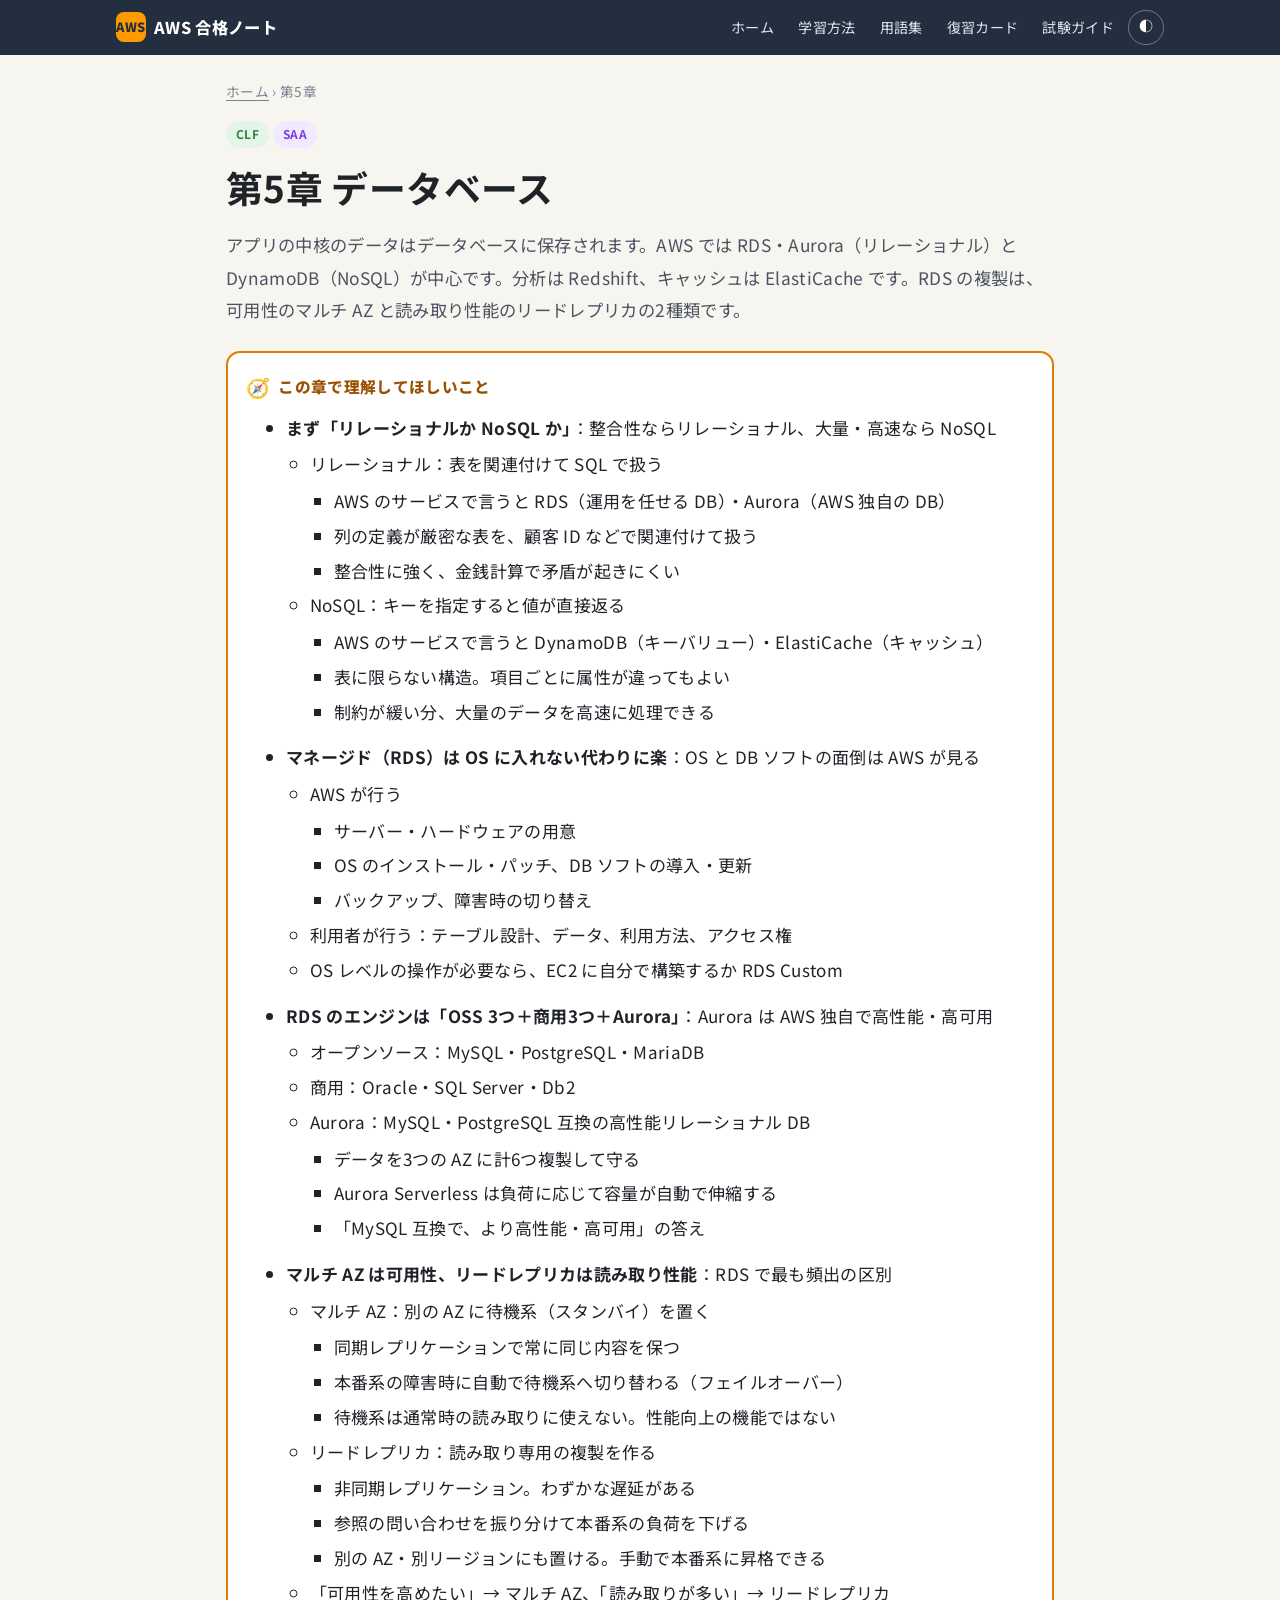
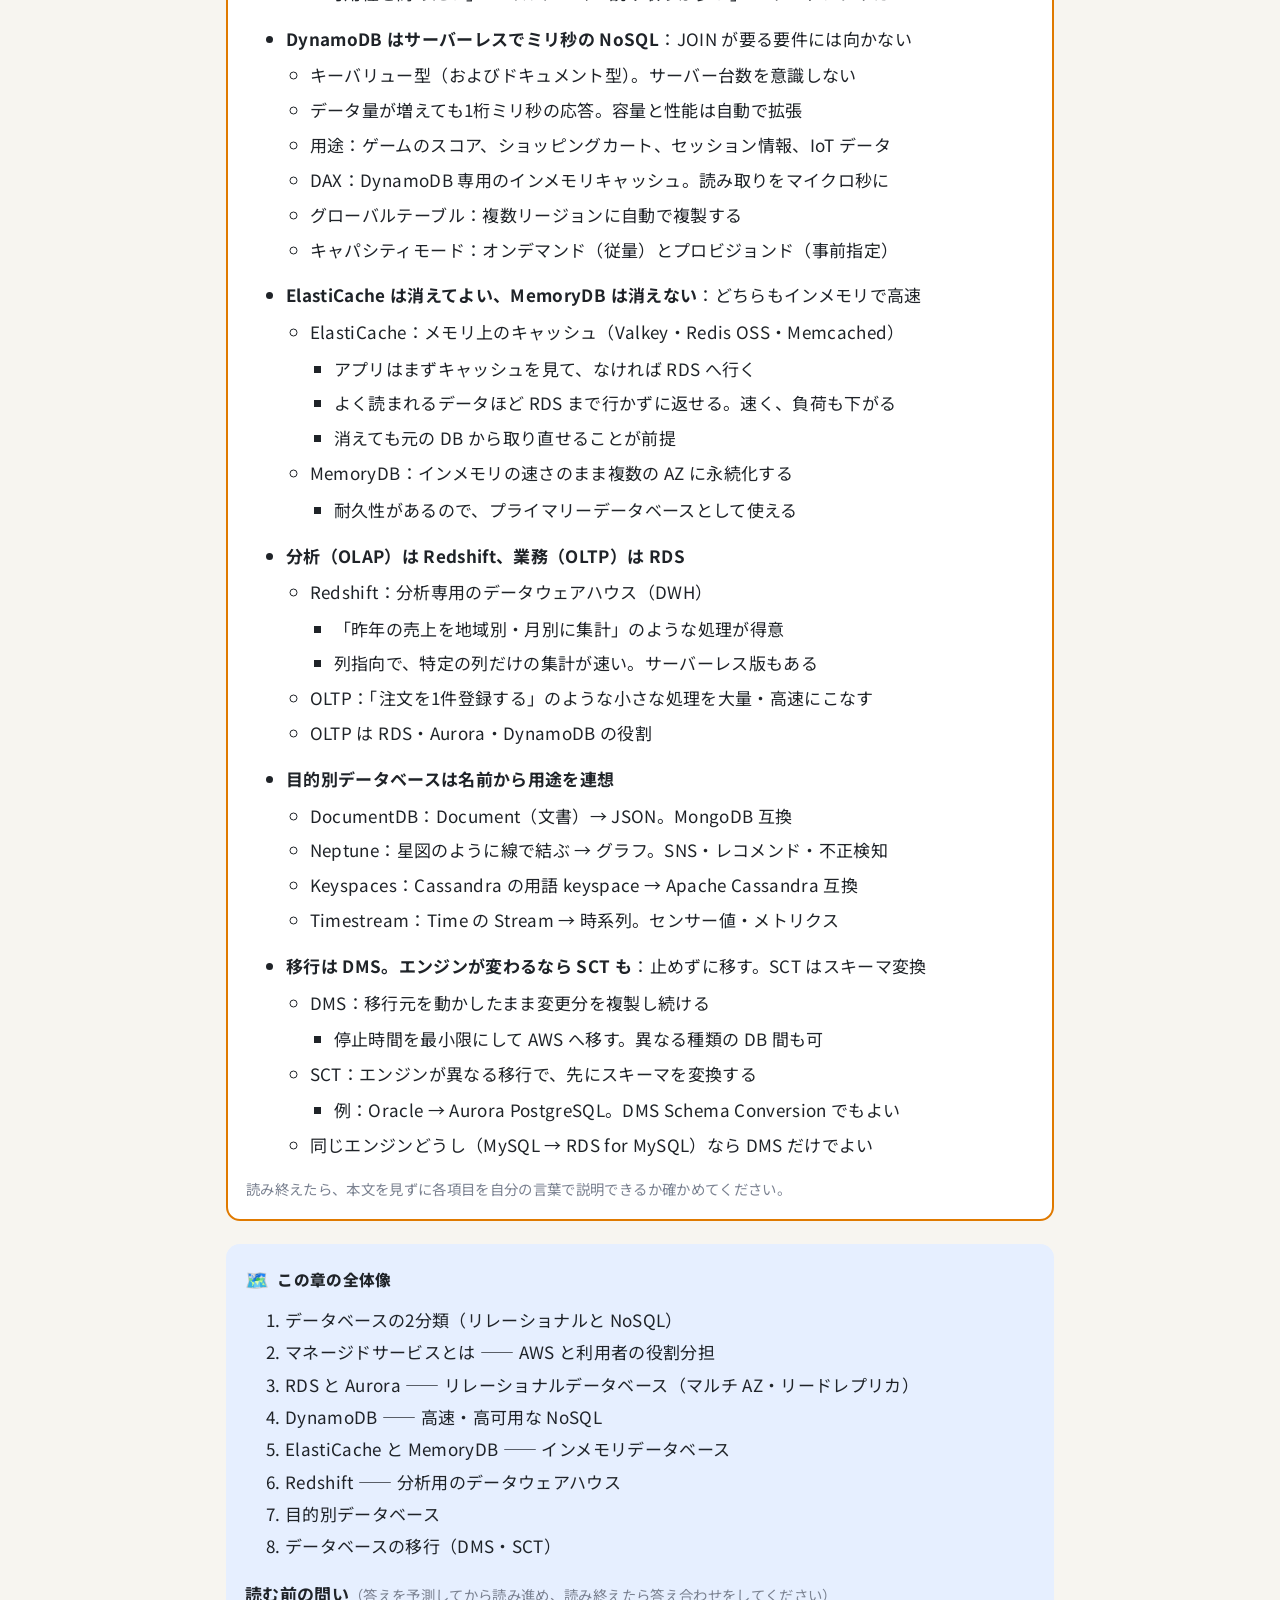
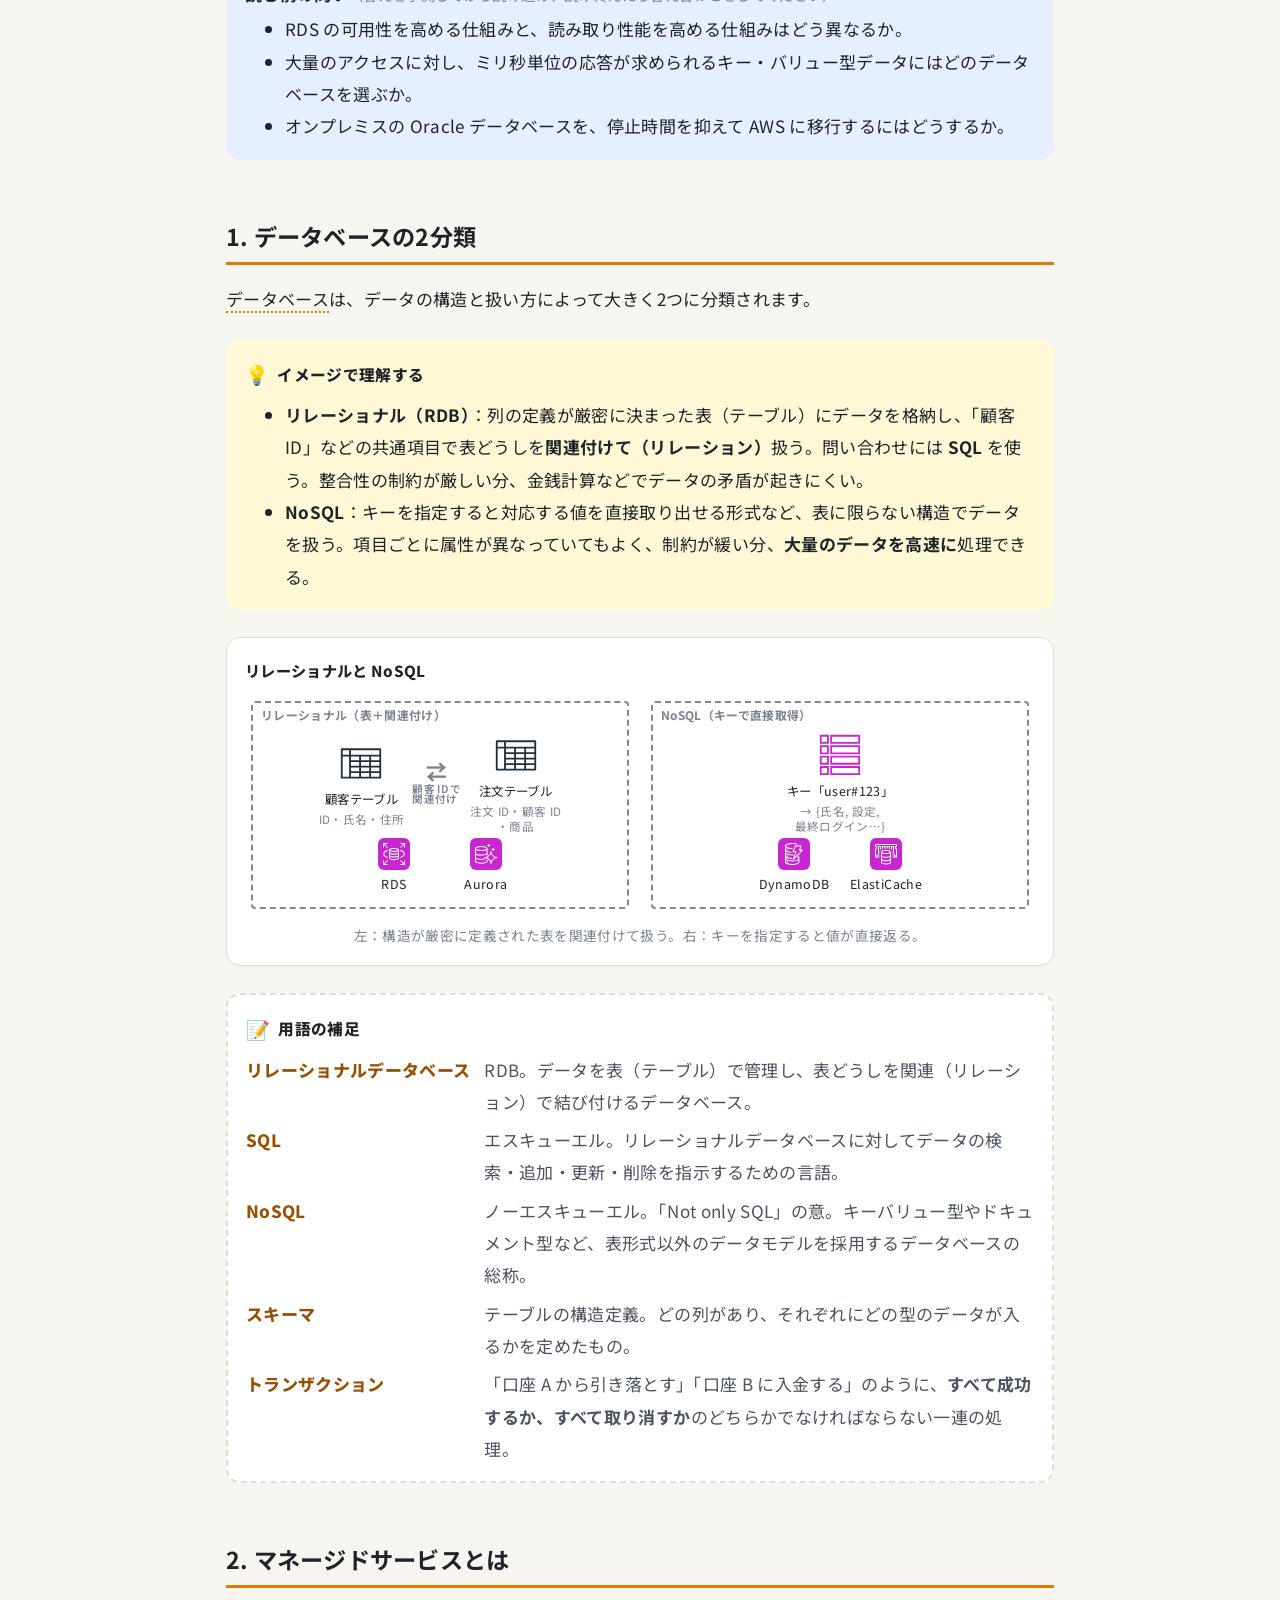
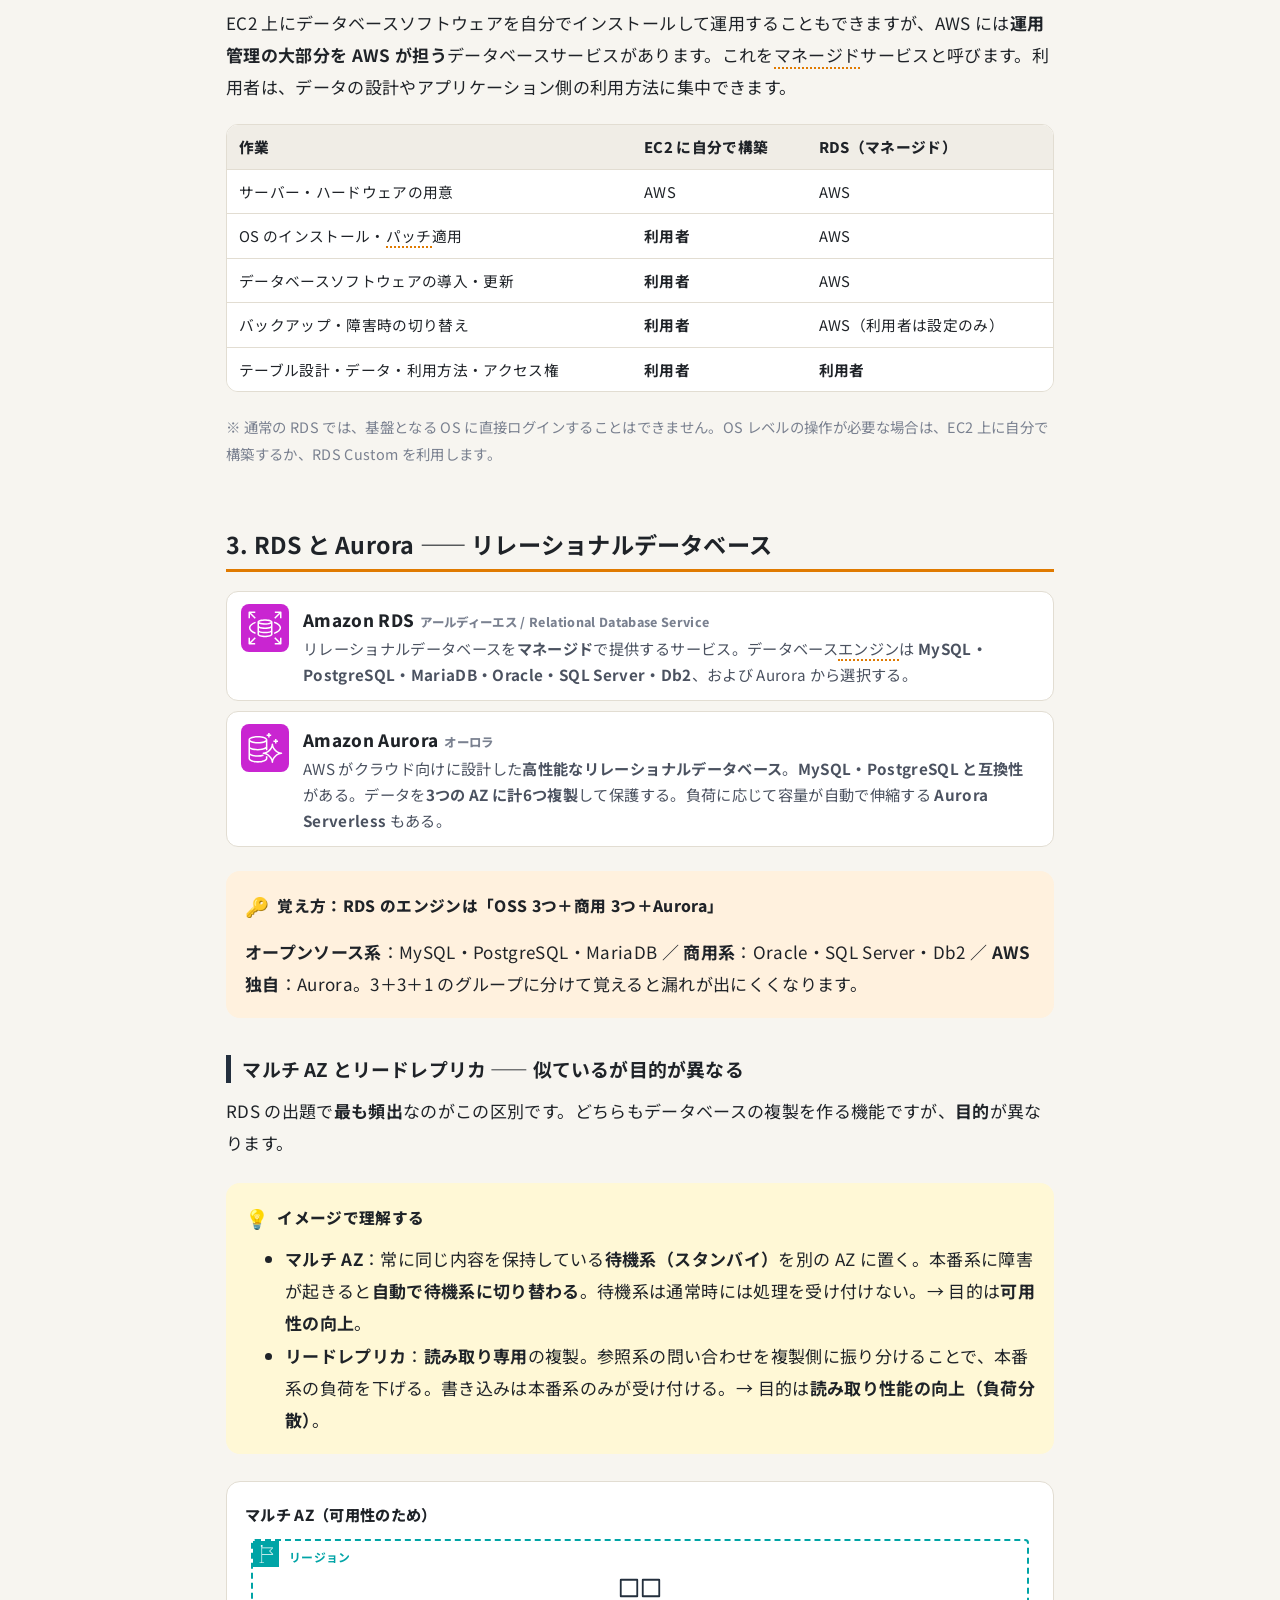
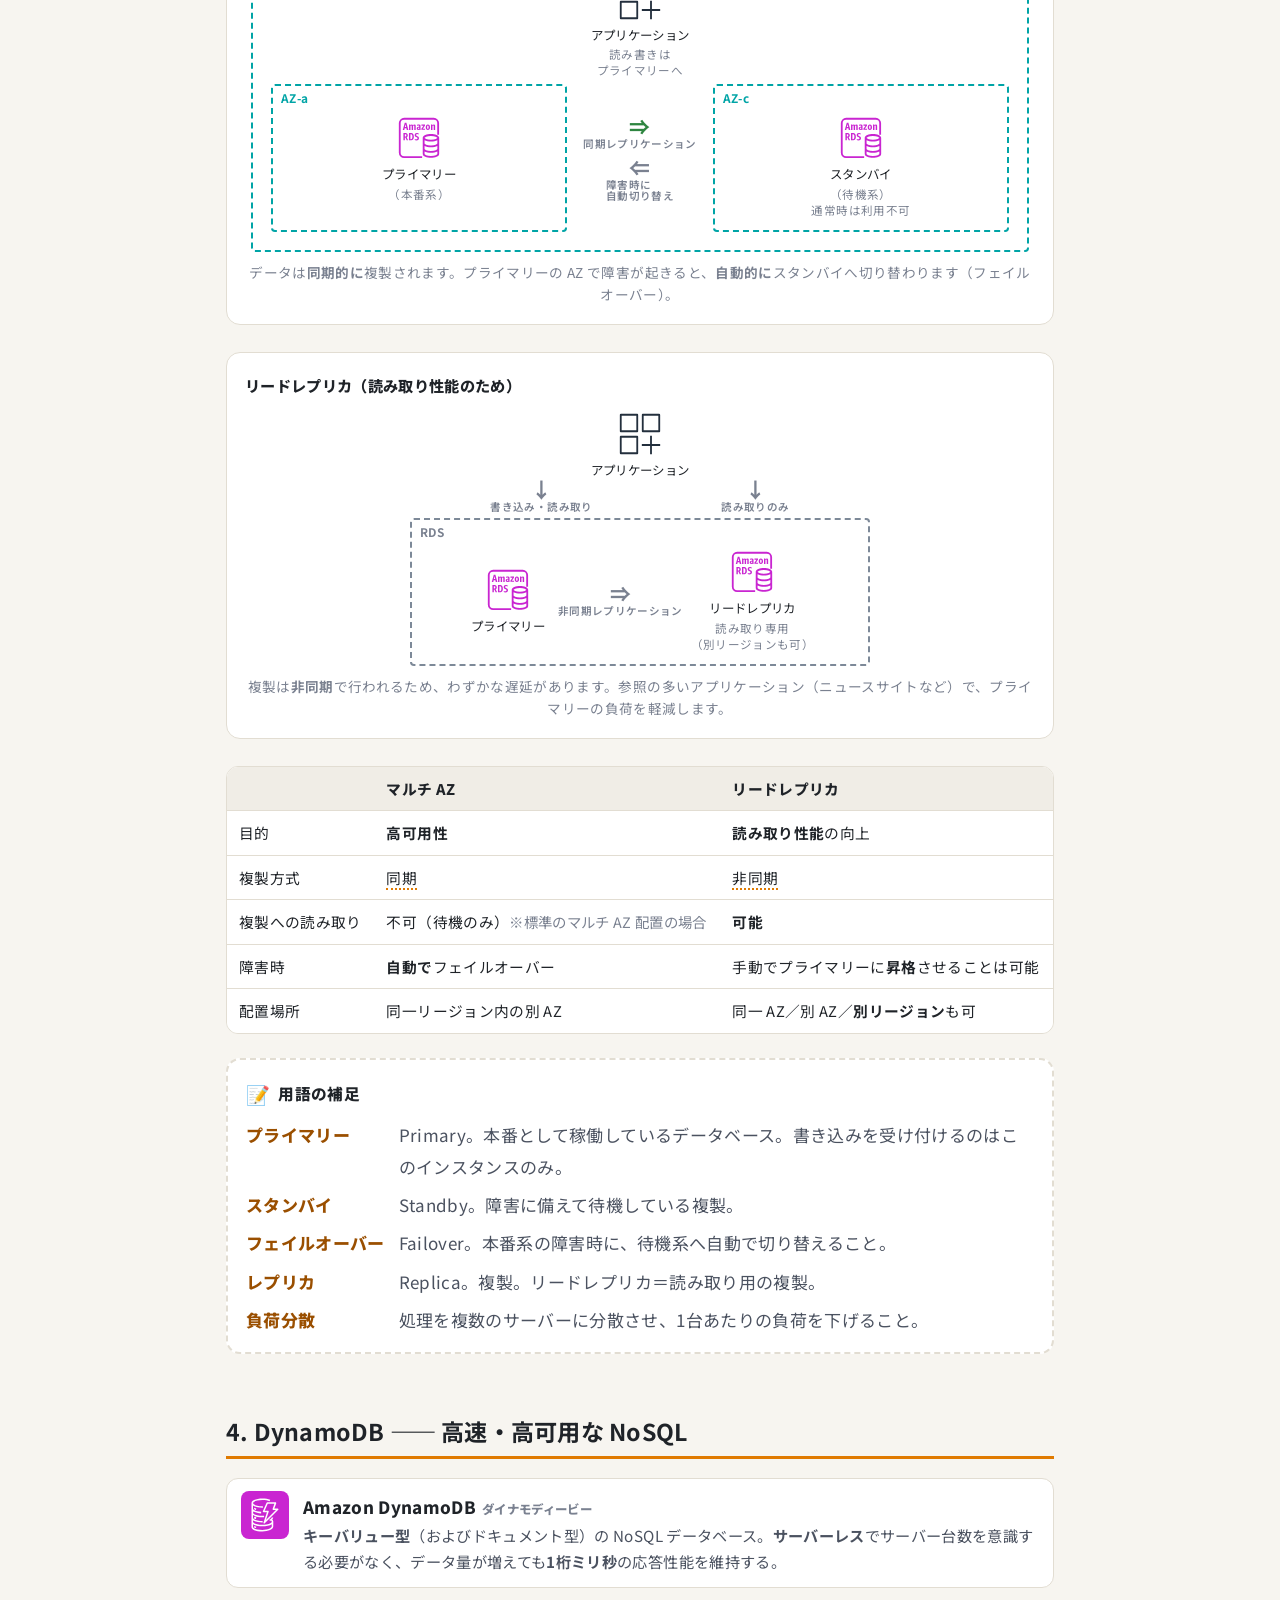
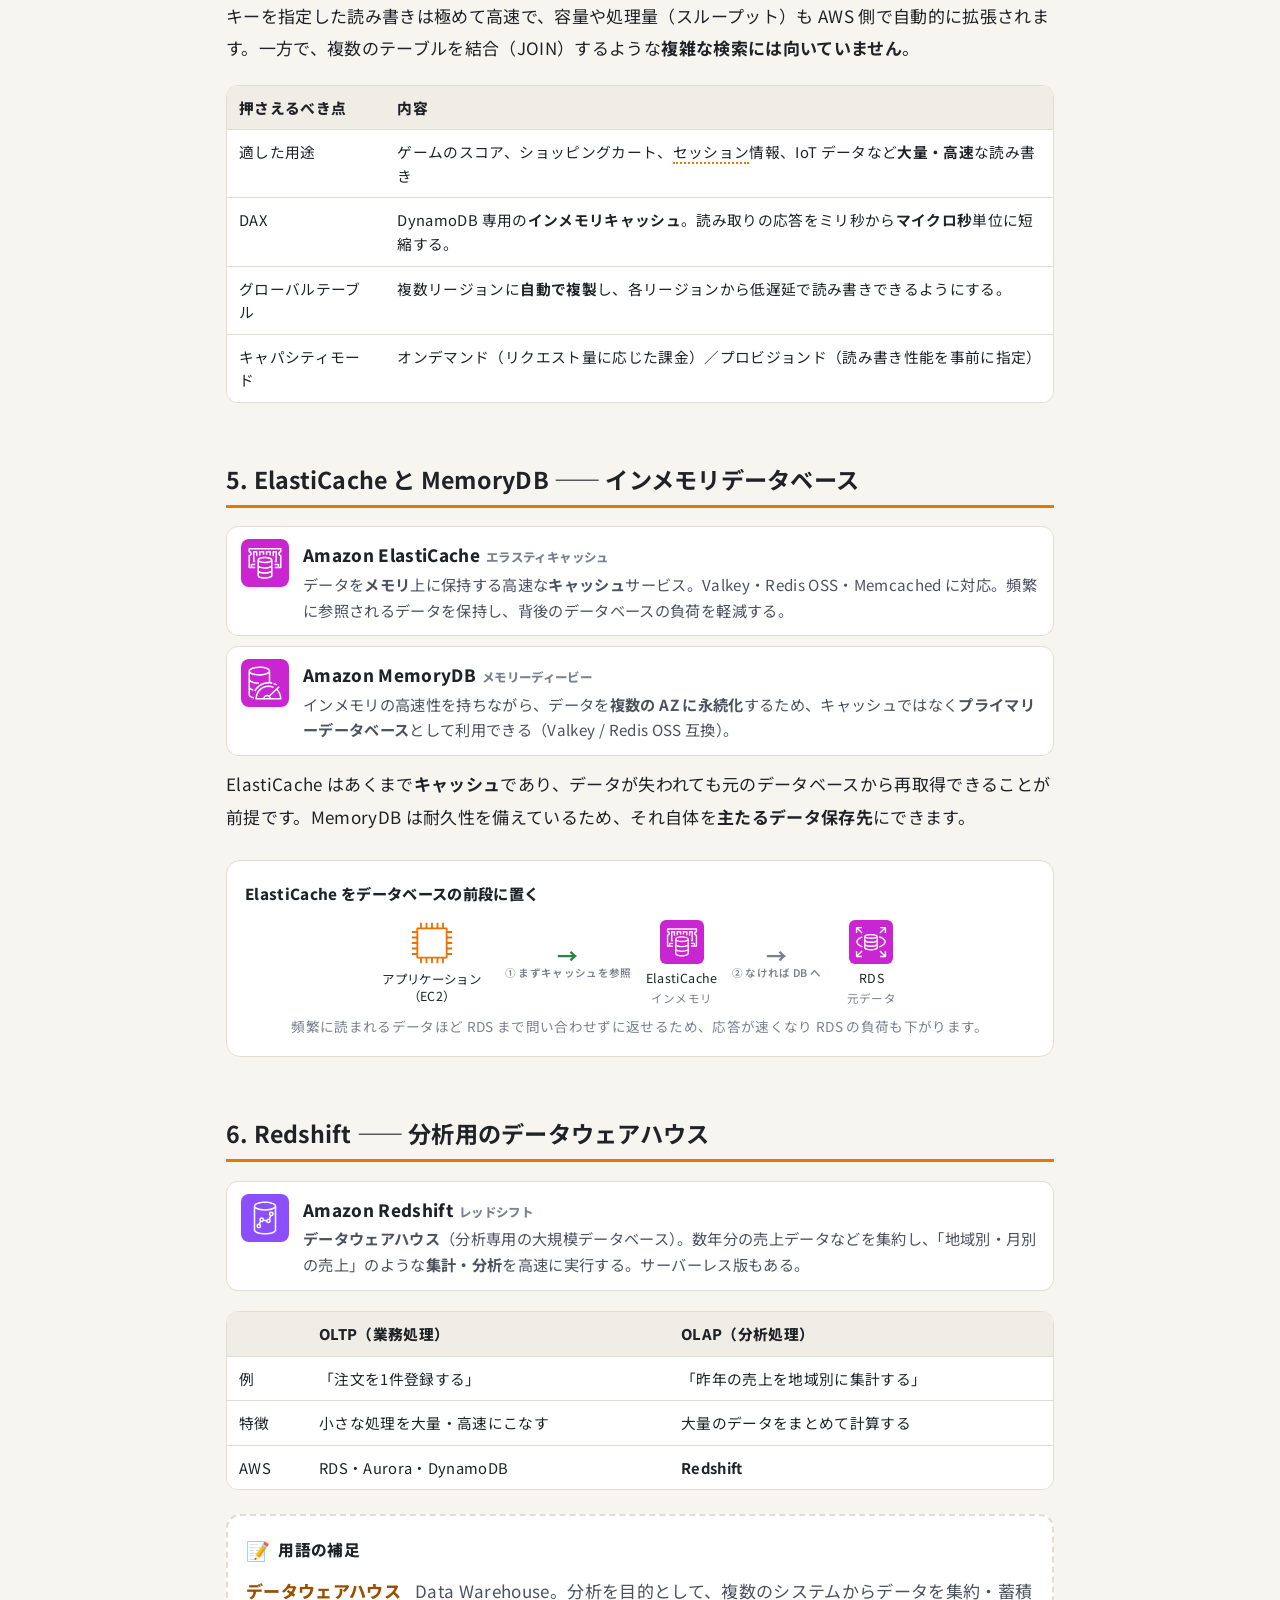
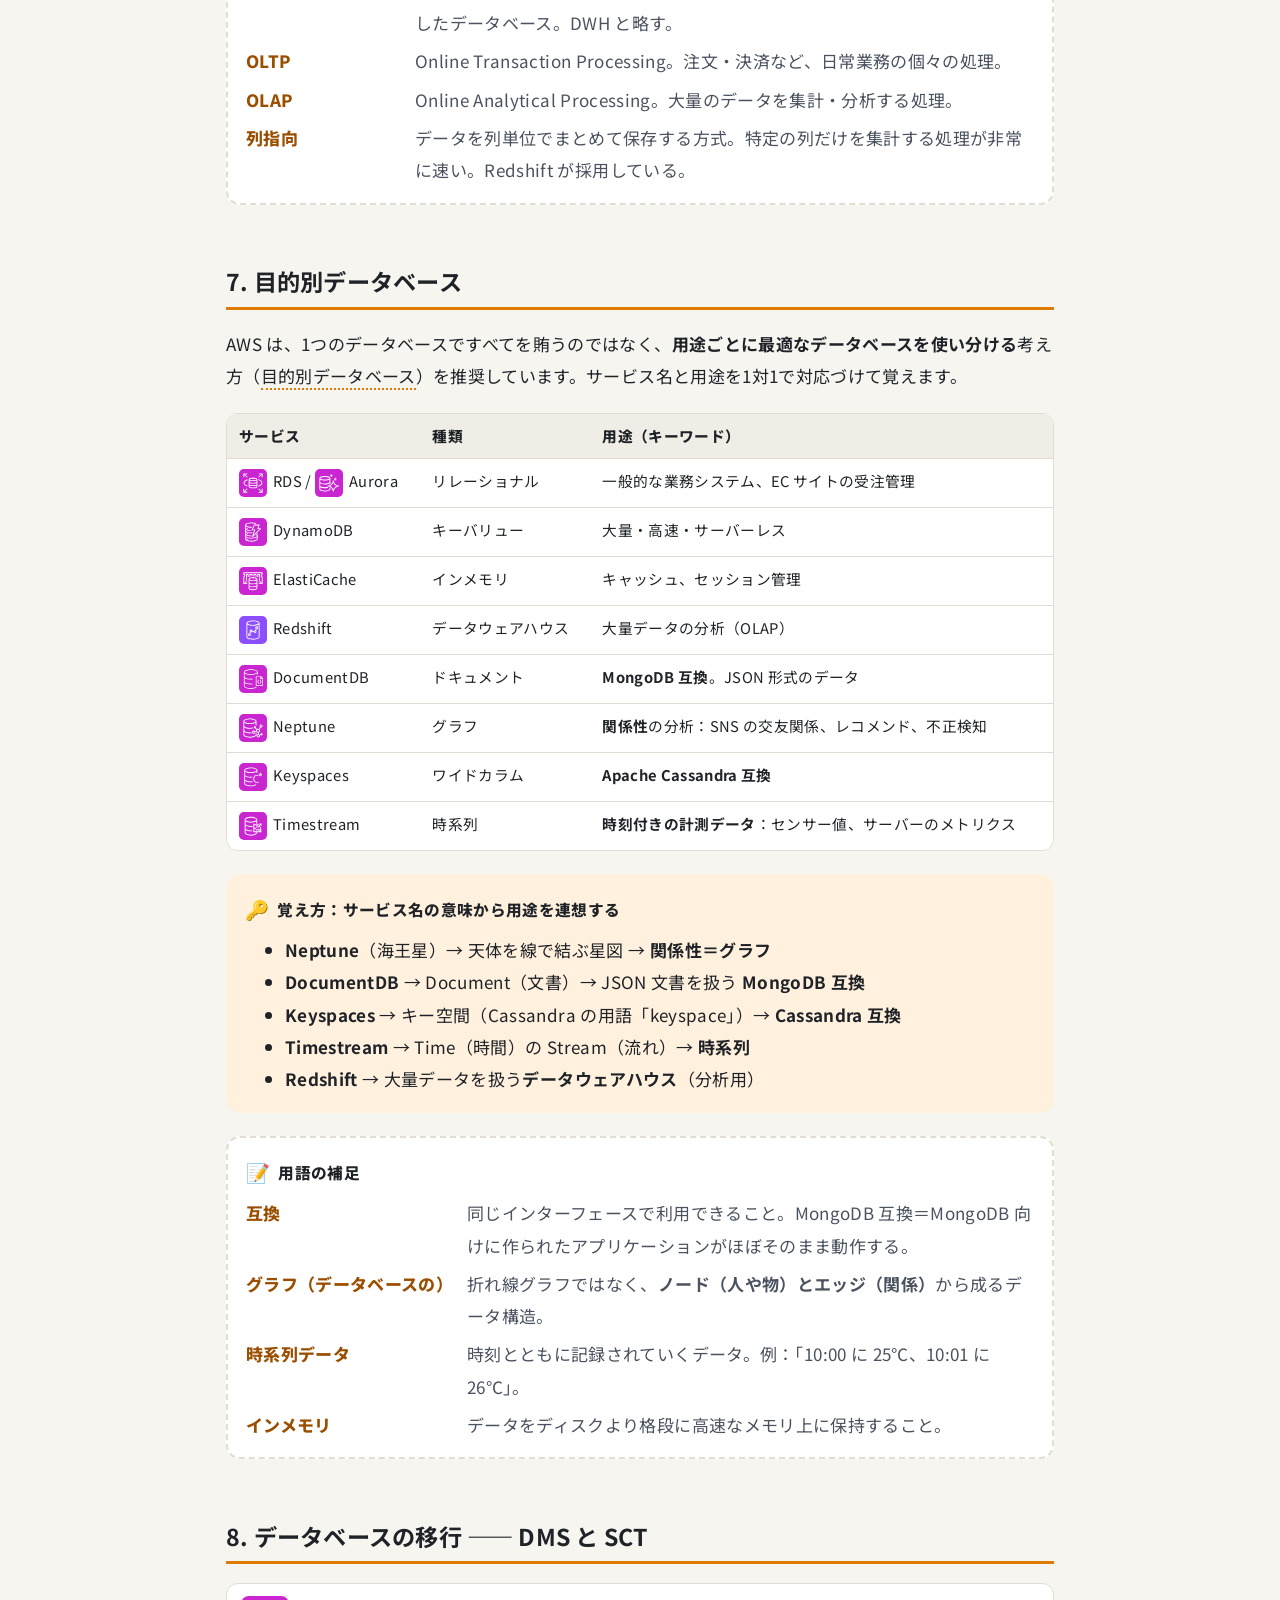
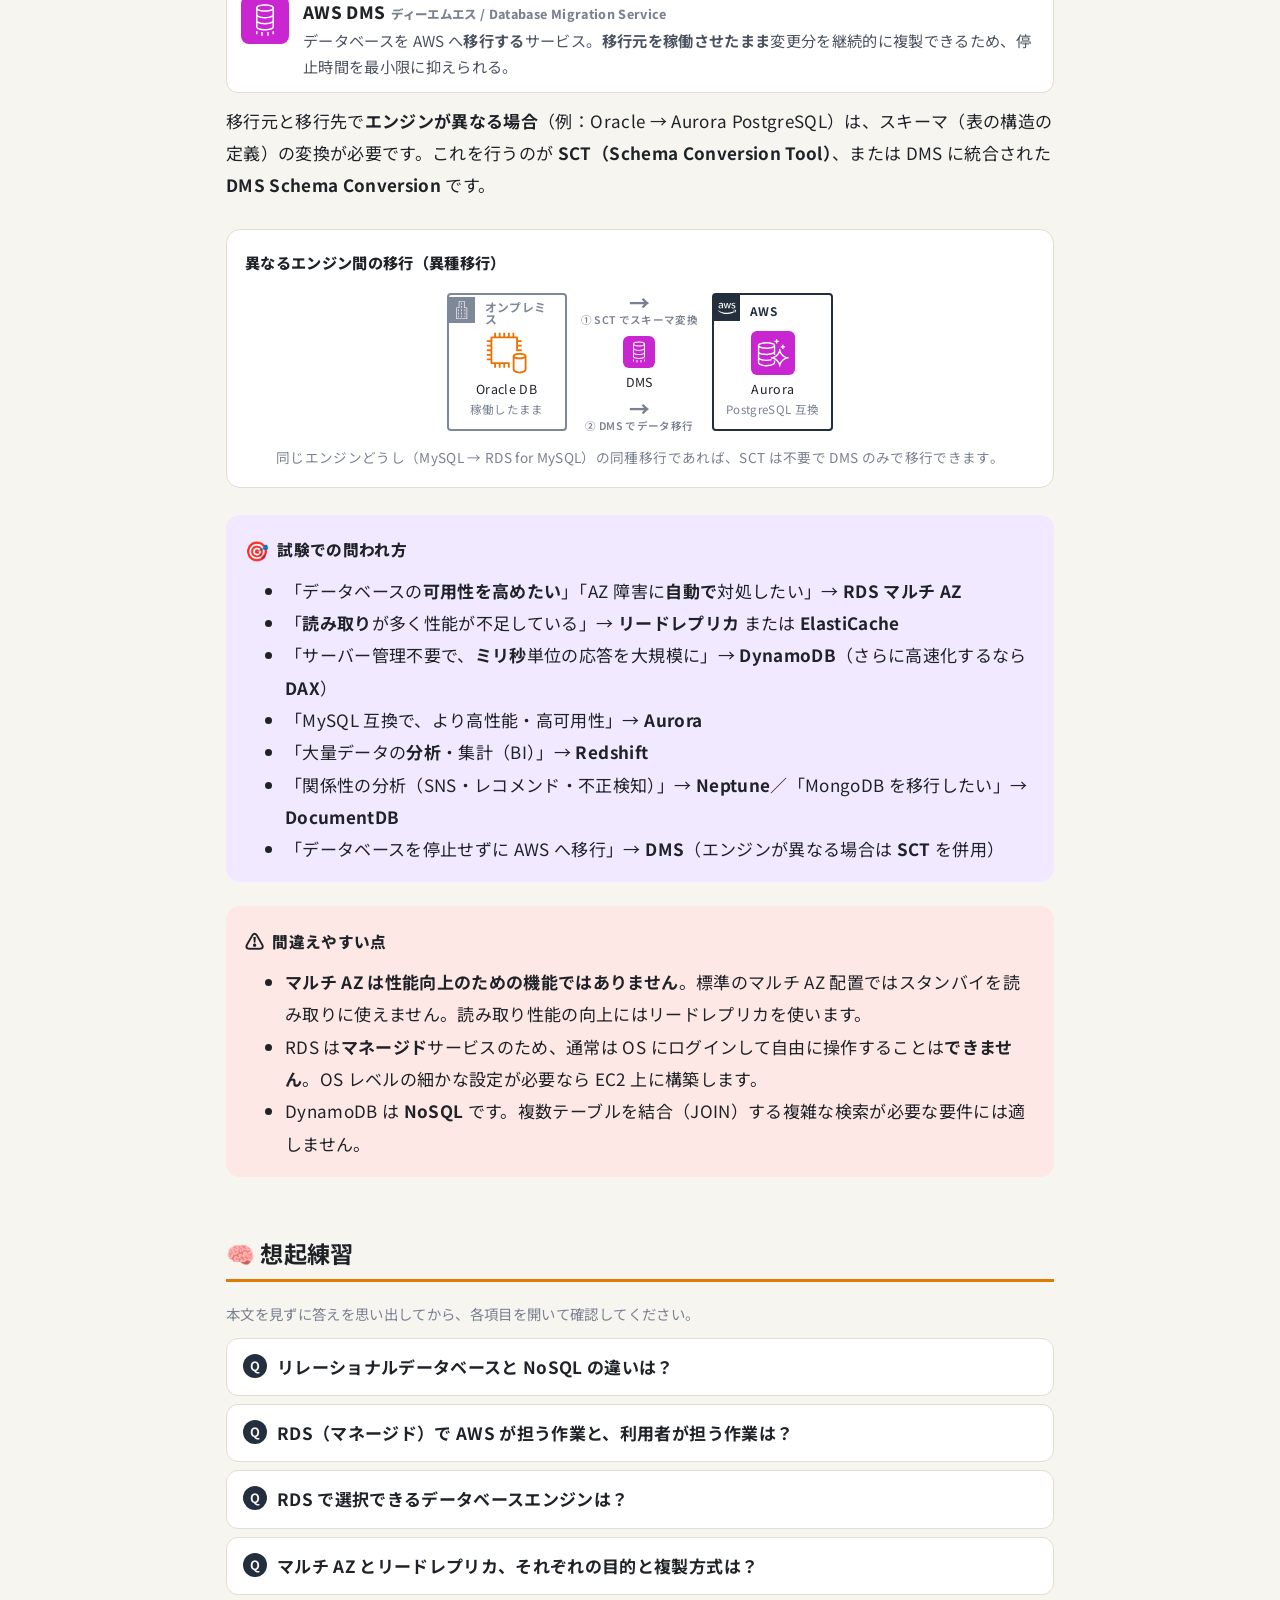
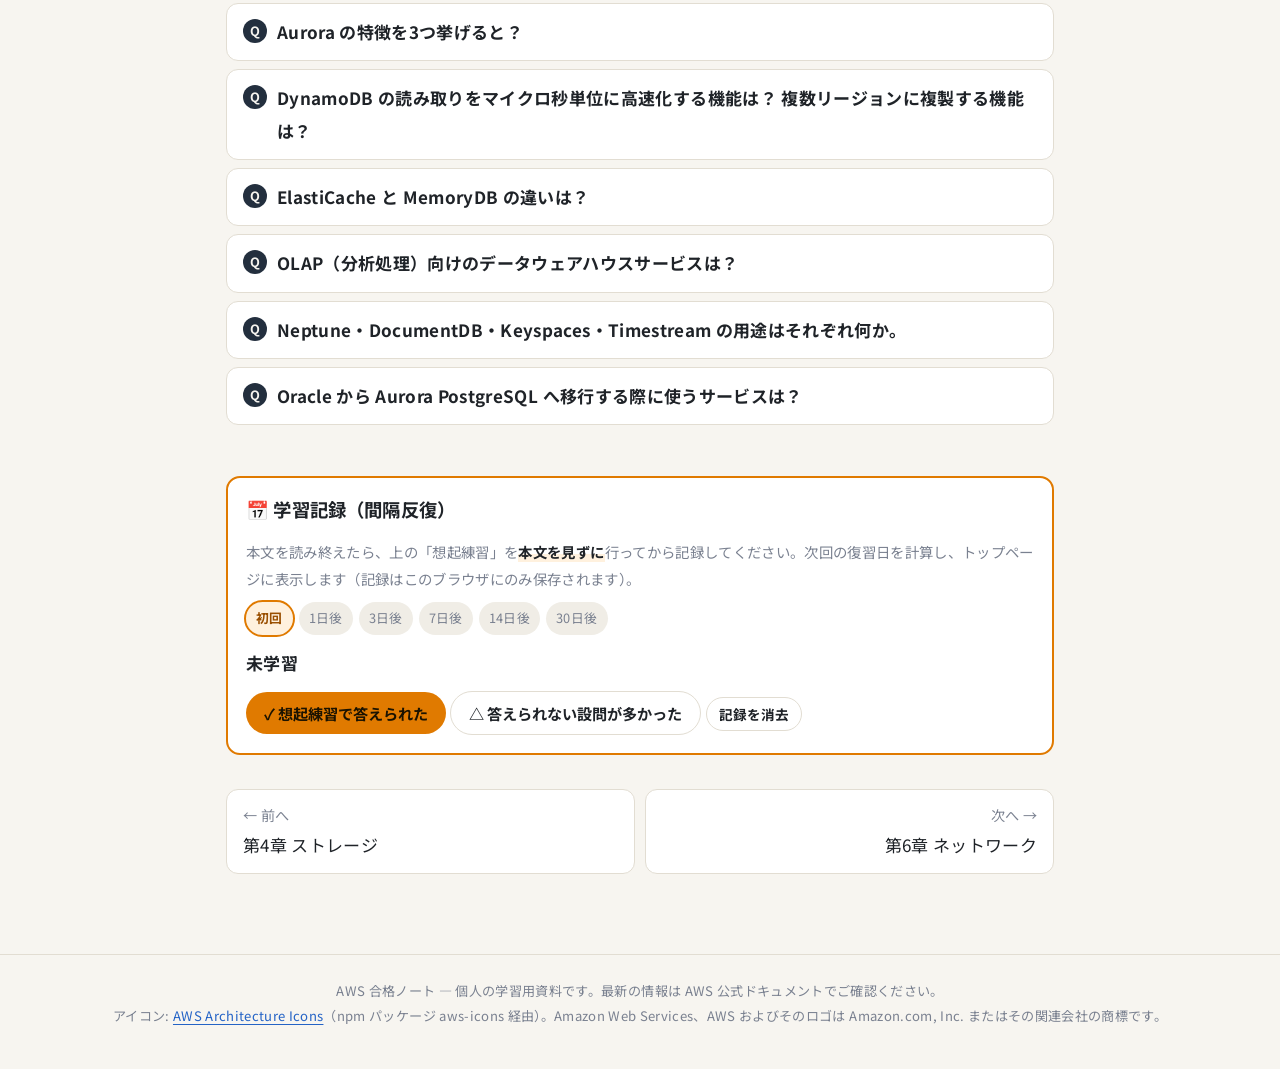
<file: docs/chapters/05-database.html>
<!doctype html>
<html lang="ja">
<head>
<meta charset="utf-8">
<meta name="viewport" content="width=device-width, initial-scale=1">
<title>データベース | AWS 合格ノート</title>
<link rel="preconnect" href="https://fonts.googleapis.com">
<link href="https://fonts.googleapis.com/css2?family=Noto+Sans+JP:wght@400;700;800&display=swap" rel="stylesheet">
<link rel="stylesheet" href="../assets/style.css">
</head>
<body data-root="../" data-page="ch05">
<main class="wrap">
<div class="breadcrumb"><a href="../index.html">ホーム</a> › 第5章</div>
<p><span class="badge clf">CLF</span><span class="badge saa">SAA</span></p>
<h1>第5章 データベース</h1>
<p class="lead">アプリの中核のデータはデータベースに保存されます。AWS では RDS・Aurora（リレーショナル）と DynamoDB（NoSQL）が中心です。分析は Redshift、キャッシュは ElastiCache です。RDS の複製は、可用性のマルチ AZ と読み取り性能のリードレプリカの2種類です。</p>

<div class="box goal">
  <div class="box-title"><span class="em">🧭</span>この章で理解してほしいこと</div>
  <ul style="margin:0">
    <li><b>まず「リレーショナルか NoSQL か」</b>：整合性ならリレーショナル、大量・高速なら NoSQL
      <ul>
        <li>リレーショナル：表を関連付けて SQL で扱う
          <ul>
          <li>AWS のサービスで言うと RDS（運用を任せる DB）・Aurora（AWS 独自の DB）</li>
          <li>列の定義が厳密な表を、顧客 ID などで関連付けて扱う</li>
          <li>整合性に強く、金銭計算で矛盾が起きにくい</li>
          </ul>
        </li>
        <li>NoSQL：キーを指定すると値が直接返る
          <ul>
          <li>AWS のサービスで言うと DynamoDB（キーバリュー）・ElastiCache（キャッシュ）</li>
          <li>表に限らない構造。項目ごとに属性が違ってもよい</li>
          <li>制約が緩い分、大量のデータを高速に処理できる</li>
          </ul>
        </li>
      </ul>
    </li>
    <li><b>マネージド（RDS）は OS に入れない代わりに楽</b>：OS と DB ソフトの面倒は AWS が見る
      <ul>
        <li>AWS が行う
          <ul>
          <li>サーバー・ハードウェアの用意</li>
          <li>OS のインストール・パッチ、DB ソフトの導入・更新</li>
          <li>バックアップ、障害時の切り替え</li>
          </ul>
        </li>
        <li>利用者が行う：テーブル設計、データ、利用方法、アクセス権</li>
        <li>OS レベルの操作が必要なら、EC2 に自分で構築するか RDS Custom</li>
      </ul>
    </li>
    <li><b>RDS のエンジンは「OSS 3つ＋商用3つ＋Aurora」</b>：Aurora は AWS 独自で高性能・高可用
      <ul>
        <li>オープンソース：MySQL・PostgreSQL・MariaDB</li>
        <li>商用：Oracle・SQL Server・Db2</li>
        <li>Aurora：MySQL・PostgreSQL 互換の高性能リレーショナル DB
          <ul>
          <li>データを3つの AZ に計6つ複製して守る</li>
          <li>Aurora Serverless は負荷に応じて容量が自動で伸縮する</li>
          <li>「MySQL 互換で、より高性能・高可用」の答え</li>
          </ul>
        </li>
      </ul>
    </li>
    <li><b>マルチ AZ は可用性、リードレプリカは読み取り性能</b>：RDS で最も頻出の区別
      <ul>
        <li>マルチ AZ：別の AZ に待機系（スタンバイ）を置く
          <ul>
          <li>同期レプリケーションで常に同じ内容を保つ</li>
          <li>本番系の障害時に自動で待機系へ切り替わる（フェイルオーバー）</li>
          <li>待機系は通常時の読み取りに使えない。性能向上の機能ではない</li>
          </ul>
        </li>
        <li>リードレプリカ：読み取り専用の複製を作る
          <ul>
          <li>非同期レプリケーション。わずかな遅延がある</li>
          <li>参照の問い合わせを振り分けて本番系の負荷を下げる</li>
          <li>別の AZ・別リージョンにも置ける。手動で本番系に昇格できる</li>
          </ul>
        </li>
        <li>「可用性を高めたい」→ マルチ AZ、「読み取りが多い」→ リードレプリカ</li>
      </ul>
    </li>
    <li><b>DynamoDB はサーバーレスでミリ秒の NoSQL</b>：JOIN が要る要件には向かない
      <ul>
        <li>キーバリュー型（およびドキュメント型）。サーバー台数を意識しない</li>
        <li>データ量が増えても1桁ミリ秒の応答。容量と性能は自動で拡張</li>
        <li>用途：ゲームのスコア、ショッピングカート、セッション情報、IoT データ</li>
        <li>DAX：DynamoDB 専用のインメモリキャッシュ。読み取りをマイクロ秒に</li>
        <li>グローバルテーブル：複数リージョンに自動で複製する</li>
        <li>キャパシティモード：オンデマンド（従量）とプロビジョンド（事前指定）</li>
      </ul>
    </li>
    <li><b>ElastiCache は消えてよい、MemoryDB は消えない</b>：どちらもインメモリで高速
      <ul>
        <li>ElastiCache：メモリ上のキャッシュ（Valkey・Redis OSS・Memcached）
          <ul>
          <li>アプリはまずキャッシュを見て、なければ RDS へ行く</li>
          <li>よく読まれるデータほど RDS まで行かずに返せる。速く、負荷も下がる</li>
          <li>消えても元の DB から取り直せることが前提</li>
          </ul>
        </li>
        <li>MemoryDB：インメモリの速さのまま複数の AZ に永続化する
          <ul>
          <li>耐久性があるので、プライマリーデータベースとして使える</li>
          </ul>
        </li>
      </ul>
    </li>
    <li><b>分析（OLAP）は Redshift、業務（OLTP）は RDS</b>
      <ul>
        <li>Redshift：分析専用のデータウェアハウス（DWH）
          <ul>
          <li>「昨年の売上を地域別・月別に集計」のような処理が得意</li>
          <li>列指向で、特定の列だけの集計が速い。サーバーレス版もある</li>
          </ul>
        </li>
        <li>OLTP：「注文を1件登録する」のような小さな処理を大量・高速にこなす</li>
        <li>OLTP は RDS・Aurora・DynamoDB の役割</li>
      </ul>
    </li>
    <li><b>目的別データベースは名前から用途を連想</b>
      <ul>
        <li>DocumentDB：Document（文書）→ JSON。MongoDB 互換</li>
        <li>Neptune：星図のように線で結ぶ → グラフ。SNS・レコメンド・不正検知</li>
        <li>Keyspaces：Cassandra の用語 keyspace → Apache Cassandra 互換</li>
        <li>Timestream：Time の Stream → 時系列。センサー値・メトリクス</li>
      </ul>
    </li>
    <li><b>移行は DMS。エンジンが変わるなら SCT も</b>：止めずに移す。SCT はスキーマ変換
      <ul>
        <li>DMS：移行元を動かしたまま変更分を複製し続ける
          <ul>
          <li>停止時間を最小限にして AWS へ移す。異なる種類の DB 間も可</li>
          </ul>
        </li>
        <li>SCT：エンジンが異なる移行で、先にスキーマを変換する
          <ul>
          <li>例：Oracle → Aurora PostgreSQL。DMS Schema Conversion でもよい</li>
          </ul>
        </li>
        <li>同じエンジンどうし（MySQL → RDS for MySQL）なら DMS だけでよい</li>
      </ul>
    </li>
  </ul>
  <p class="muted" style="margin:.7em 0 0;font-size:.9rem">読み終えたら、本文を見ずに各項目を自分の言葉で説明できるか確かめてください。</p>
</div>

<div class="box map">
  <div class="box-title"><span class="em">🗺️</span>この章の全体像</div>
  <ol style="margin:0">
    <li>データベースの2分類（リレーショナルと NoSQL）</li>
    <li>マネージドサービスとは —— AWS と利用者の役割分担</li>
    <li>RDS と Aurora —— リレーショナルデータベース（マルチ AZ・リードレプリカ）</li>
    <li>DynamoDB —— 高速・高可用な NoSQL</li>
    <li>ElastiCache と MemoryDB —— インメモリデータベース</li>
    <li>Redshift —— 分析用のデータウェアハウス</li>
    <li>目的別データベース</li>
    <li>データベースの移行（DMS・SCT）</li>
  </ol>
  <p style="margin:.9em 0 .2em"><b>読む前の問い</b><small class="muted">（答えを予測してから読み進め、読み終えたら答え合わせをしてください）</small></p>
  <ul style="margin:0">
    <li>RDS の可用性を高める仕組みと、読み取り性能を高める仕組みはどう異なるか。</li>
    <li>大量のアクセスに対し、ミリ秒単位の応答が求められるキー・バリュー型データにはどのデータベースを選ぶか。</li>
    <li>オンプレミスの Oracle データベースを、停止時間を抑えて AWS に移行するにはどうするか。</li>
  </ul>
</div>

<h2>1. データベースの2分類</h2>
<p><span class="term" data-tip="データベース（DB）：大量のデータを、検索・更新しやすいように整理して蓄積する仕組み。">データベース</span>は、データの構造と扱い方によって大きく2つに分類されます。</p>

<div class="box story">
  <div class="box-title"><span class="em">💡</span>イメージで理解する</div>
  <ul style="margin:0">
    <li><b>リレーショナル（RDB）</b>：列の定義が厳密に決まった表（テーブル）にデータを格納し、「顧客 ID」などの共通項目で表どうしを<b>関連付けて（リレーション）</b>扱う。問い合わせには <b>SQL</b> を使う。整合性の制約が厳しい分、金銭計算などでデータの矛盾が起きにくい。</li>
    <li><b>NoSQL</b>：キーを指定すると対応する値を直接取り出せる形式など、表に限らない構造でデータを扱う。項目ごとに属性が異なっていてもよく、制約が緩い分、<b>大量のデータを高速に</b>処理できる。</li>
  </ul>
</div>

<div class="diagram">
  <div class="dtitle">リレーショナルと NoSQL</div>
  <div class="grp-row">
    <div class="grp plain"><div class="glabel">リレーショナル（表＋関連付け）</div>
      <div class="flow">
        <div class="node"><img src="../assets/aws-icons/resource/DataTable.svg" alt="">顧客テーブル<small>ID・氏名・住所</small></div>
        <div class="arr">⇄<small>顧客 ID で<br>関連付け</small></div>
        <div class="node"><img src="../assets/aws-icons/resource/DataTable.svg" alt="">注文テーブル<small>注文 ID・顧客 ID<br>・商品</small></div>
      </div>
      <div class="flow"><div class="node sm"><img src="../assets/aws-icons/architecture-service/AmazonRDS.svg" alt="">RDS</div><div class="node sm"><img src="../assets/aws-icons/architecture-service/AmazonAurora.svg" alt="">Aurora</div></div>
    </div>
    <div class="grp plain"><div class="glabel">NoSQL（キーで直接取得）</div>
      <div class="flow">
        <div class="node"><img src="../assets/aws-icons/resource/AmazonDynamoDBTable.svg" alt="">キー「user#123」<small>→ {氏名, 設定,<br>最終ログイン…}</small></div>
      </div>
      <div class="flow"><div class="node sm"><img src="../assets/aws-icons/architecture-service/AmazonDynamoDB.svg" alt="">DynamoDB</div><div class="node sm"><img src="../assets/aws-icons/architecture-service/AmazonElastiCache.svg" alt="">ElastiCache</div></div>
    </div>
  </div>
  <div class="cap">左：構造が厳密に定義された表を関連付けて扱う。右：キーを指定すると値が直接返る。</div>
</div>

<div class="box kotoba">
  <div class="box-title"><span class="em">📝</span>用語の補足</div>
  <dl class="words">
    <dt>リレーショナルデータベース</dt><dd>RDB。データを表（テーブル）で管理し、表どうしを関連（リレーション）で結び付けるデータベース。</dd>
    <dt>SQL</dt><dd>エスキューエル。リレーショナルデータベースに対してデータの検索・追加・更新・削除を指示するための言語。</dd>
    <dt>NoSQL</dt><dd>ノーエスキューエル。「Not only SQL」の意。キーバリュー型やドキュメント型など、表形式以外のデータモデルを採用するデータベースの総称。</dd>
    <dt>スキーマ</dt><dd>テーブルの構造定義。どの列があり、それぞれにどの型のデータが入るかを定めたもの。</dd>
    <dt>トランザクション</dt><dd>「口座 A から引き落とす」「口座 B に入金する」のように、<b>すべて成功するか、すべて取り消すか</b>のどちらかでなければならない一連の処理。</dd>
  </dl>
</div>

<h2>2. マネージドサービスとは</h2>
<p>EC2 上にデータベースソフトウェアを自分でインストールして運用することもできますが、AWS には<b>運用管理の大部分を AWS が担う</b>データベースサービスがあります。これを<span class="term" data-tip="マネージド（managed）サービス：サーバーの構築・パッチ適用・バックアップなどの運用管理を AWS が代行するサービス形態。">マネージド</span>サービスと呼びます。利用者は、データの設計やアプリケーション側の利用方法に集中できます。</p>

<div class="table-wrap"><table>
  <tr><th>作業</th><th>EC2 に自分で構築</th><th>RDS（マネージド）</th></tr>
  <tr><td>サーバー・ハードウェアの用意</td><td>AWS</td><td>AWS</td></tr>
  <tr><td>OS のインストール・<span class="term" data-tip="パッチ：ソフトウェアの不具合や脆弱性を修正するための更新プログラム。">パッチ</span>適用</td><td><b>利用者</b></td><td>AWS</td></tr>
  <tr><td>データベースソフトウェアの導入・更新</td><td><b>利用者</b></td><td>AWS</td></tr>
  <tr><td>バックアップ・障害時の切り替え</td><td><b>利用者</b></td><td>AWS（利用者は設定のみ）</td></tr>
  <tr><td>テーブル設計・データ・利用方法・アクセス権</td><td><b>利用者</b></td><td><b>利用者</b></td></tr>
</table></div>
<p class="muted">※ 通常の RDS では、基盤となる OS に直接ログインすることはできません。OS レベルの操作が必要な場合は、EC2 上に自分で構築するか、RDS Custom を利用します。</p>

<h2>3. RDS と Aurora —— リレーショナルデータベース</h2>
<div class="svc"><img src="../assets/aws-icons/architecture-service/AmazonRDS.svg" alt=""><div><div class="name">Amazon RDS<span class="yomi">アールディーエス / Relational Database Service</span></div><div class="one">リレーショナルデータベースを<b>マネージド</b>で提供するサービス。データベース<span class="term" data-tip="エンジン：データベースを動かすソフトウェア製品の種類。MySQL や Oracle など。">エンジン</span>は <b>MySQL・PostgreSQL・MariaDB・Oracle・SQL Server・Db2</b>、および Aurora から選択する。</div></div></div>
<div class="svc"><img src="../assets/aws-icons/architecture-service/AmazonAurora.svg" alt=""><div><div class="name">Amazon Aurora<span class="yomi">オーロラ</span></div><div class="one">AWS がクラウド向けに設計した<b>高性能なリレーショナルデータベース</b>。<b>MySQL・PostgreSQL と互換性</b>がある。データを<b>3つの AZ に計6つ複製</b>して保護する。負荷に応じて容量が自動で伸縮する <b>Aurora Serverless</b> もある。</div></div></div>

<div class="box hook">
  <div class="box-title"><span class="em">🔑</span>覚え方：RDS のエンジンは「OSS 3つ＋商用 3つ＋Aurora」</div>
  <p><b>オープンソース系</b>：MySQL・PostgreSQL・MariaDB ／ <b>商用系</b>：Oracle・SQL Server・Db2 ／ <b>AWS 独自</b>：Aurora。3＋3＋1 のグループに分けて覚えると漏れが出にくくなります。</p>
</div>

<h3>マルチ AZ とリードレプリカ —— 似ているが目的が異なる</h3>
<p>RDS の出題で<b>最も頻出</b>なのがこの区別です。どちらもデータベースの複製を作る機能ですが、<b>目的</b>が異なります。</p>

<div class="box story">
  <div class="box-title"><span class="em">💡</span>イメージで理解する</div>
  <ul style="margin:0">
    <li><b>マルチ AZ</b>：常に同じ内容を保持している<b>待機系（スタンバイ）</b>を別の AZ に置く。本番系に障害が起きると<b>自動で待機系に切り替わる</b>。待機系は通常時には処理を受け付けない。→ 目的は<b>可用性の向上</b>。</li>
    <li><b>リードレプリカ</b>：<b>読み取り専用</b>の複製。参照系の問い合わせを複製側に振り分けることで、本番系の負荷を下げる。書き込みは本番系のみが受け付ける。→ 目的は<b>読み取り性能の向上（負荷分散）</b>。</li>
  </ul>
</div>

<div class="diagram">
  <div class="dtitle">マルチ AZ（可用性のため）</div>
  <div class="grp region">
    <div class="glabel"><img src="../assets/aws-icons/architecture-group/Region.svg" alt=""><span class="gtxt">リージョン</span></div>
    <div class="flow"><div class="node"><img src="../assets/aws-icons/resource/GenericApplication.svg" alt="">アプリケーション<small>読み書きは<br>プライマリーへ</small></div></div>
    <div class="grp-row">
      <div class="grp az"><div class="glabel">AZ-a</div><div class="flow"><div class="node"><img src="../assets/aws-icons/resource/AmazonAuroraAmazonRDSInstance.svg" alt="">プライマリー<small>（本番系）</small></div></div></div>
      <div class="flow col"><div class="arr ok">⇒<small>同期レプリケーション</small></div><div class="arr">⇐<small>障害時に<br>自動切り替え</small></div></div>
      <div class="grp az"><div class="glabel">AZ-c</div><div class="flow"><div class="node"><img src="../assets/aws-icons/resource/AmazonAuroraAmazonRDSInstance.svg" alt="">スタンバイ<small>（待機系）<br>通常時は利用不可</small></div></div></div>
    </div>
  </div>
  <div class="cap">データは<b>同期的に</b>複製されます。プライマリーの AZ で障害が起きると、<b>自動的に</b>スタンバイへ切り替わります（フェイルオーバー）。</div>
</div>

<div class="diagram">
  <div class="dtitle">リードレプリカ（読み取り性能のため）</div>
  <div class="flow"><div class="node"><img src="../assets/aws-icons/resource/GenericApplication.svg" alt="">アプリケーション</div></div>
  <div class="flow spread" style="max-width:420px;margin:0 auto">
    <div class="arr">↓<small>書き込み・読み取り</small></div>
    <div class="arr">↓<small>読み取りのみ</small></div>
  </div>
  <div class="grp plain" style="max-width:460px;margin:6px auto"><div class="glabel">RDS</div>
    <div class="flow">
      <div class="node"><img src="../assets/aws-icons/resource/AmazonAuroraAmazonRDSInstance.svg" alt="">プライマリー</div>
      <div class="arr">⇒<small>非同期レプリケーション</small></div>
      <div class="node"><img src="../assets/aws-icons/resource/AmazonAuroraAmazonRDSInstance.svg" alt="">リードレプリカ<small>読み取り専用<br>（別リージョンも可）</small></div>
    </div>
  </div>
  <div class="cap">複製は<b>非同期</b>で行われるため、わずかな遅延があります。参照の多いアプリケーション（ニュースサイトなど）で、プライマリーの負荷を軽減します。</div>
</div>

<div class="table-wrap"><table>
  <tr><th></th><th>マルチ AZ</th><th>リードレプリカ</th></tr>
  <tr><td>目的</td><td><b>高可用性</b></td><td><b>読み取り性能</b>の向上</td></tr>
  <tr><td>複製方式</td><td><span class="term" data-tip="同期レプリケーション：複製先への書き込み完了を確認してから処理を完了とする方式。データのずれが生じない。">同期</span></td><td><span class="term" data-tip="非同期レプリケーション：複製先への書き込み完了を待たずに処理を完了とする方式。高速だが、複製にわずかな遅れが生じる。">非同期</span></td></tr>
  <tr><td>複製への読み取り</td><td>不可（待機のみ）<small class="muted">※標準のマルチ AZ 配置の場合</small></td><td><b>可能</b></td></tr>
  <tr><td>障害時</td><td><b>自動で</b>フェイルオーバー</td><td>手動でプライマリーに<b>昇格</b>させることは可能</td></tr>
  <tr><td>配置場所</td><td>同一リージョン内の別 AZ</td><td>同一 AZ／別 AZ／<b>別リージョン</b>も可</td></tr>
</table></div>

<div class="box kotoba">
  <div class="box-title"><span class="em">📝</span>用語の補足</div>
  <dl class="words">
    <dt>プライマリー</dt><dd>Primary。本番として稼働しているデータベース。書き込みを受け付けるのはこのインスタンスのみ。</dd>
    <dt>スタンバイ</dt><dd>Standby。障害に備えて待機している複製。</dd>
    <dt>フェイルオーバー</dt><dd>Failover。本番系の障害時に、待機系へ自動で切り替えること。</dd>
    <dt>レプリカ</dt><dd>Replica。複製。リードレプリカ＝読み取り用の複製。</dd>
    <dt>負荷分散</dt><dd>処理を複数のサーバーに分散させ、1台あたりの負荷を下げること。</dd>
  </dl>
</div>

<h2>4. DynamoDB —— 高速・高可用な NoSQL</h2>
<div class="svc"><img src="../assets/aws-icons/architecture-service/AmazonDynamoDB.svg" alt=""><div><div class="name">Amazon DynamoDB<span class="yomi">ダイナモディービー</span></div><div class="one"><b>キーバリュー型</b>（およびドキュメント型）の NoSQL データベース。<b>サーバーレス</b>でサーバー台数を意識する必要がなく、データ量が増えても<b>1桁ミリ秒</b>の応答性能を維持する。</div></div></div>

<p>キーを指定した読み書きは極めて高速で、容量や処理量（スループット）も AWS 側で自動的に拡張されます。一方で、複数のテーブルを結合（JOIN）するような<b>複雑な検索には向いていません</b>。</p>

<div class="table-wrap"><table>
  <tr><th>押さえるべき点</th><th>内容</th></tr>
  <tr><td>適した用途</td><td>ゲームのスコア、ショッピングカート、<span class="term" data-tip="セッション：ログインからログアウトまでの間、利用者ごとに保持される状態情報。">セッション</span>情報、IoT データなど<b>大量・高速</b>な読み書き</td></tr>
  <tr><td>DAX</td><td>DynamoDB 専用の<b>インメモリキャッシュ</b>。読み取りの応答をミリ秒から<b>マイクロ秒</b>単位に短縮する。</td></tr>
  <tr><td>グローバルテーブル</td><td>複数リージョンに<b>自動で複製</b>し、各リージョンから低遅延で読み書きできるようにする。</td></tr>
  <tr><td>キャパシティモード</td><td>オンデマンド（リクエスト量に応じた課金）／プロビジョンド（読み書き性能を事前に指定）</td></tr>
</table></div>

<h2>5. ElastiCache と MemoryDB —— インメモリデータベース</h2>
<div class="svc"><img src="../assets/aws-icons/architecture-service/AmazonElastiCache.svg" alt=""><div><div class="name">Amazon ElastiCache<span class="yomi">エラスティキャッシュ</span></div><div class="one">データを<b>メモリ</b>上に保持する高速な<b>キャッシュ</b>サービス。Valkey・Redis OSS・Memcached に対応。頻繁に参照されるデータを保持し、背後のデータベースの負荷を軽減する。</div></div></div>
<div class="svc"><img src="../assets/aws-icons/architecture-service/AmazonMemoryDB.svg" alt=""><div><div class="name">Amazon MemoryDB<span class="yomi">メモリーディービー</span></div><div class="one">インメモリの高速性を持ちながら、データを<b>複数の AZ に永続化</b>するため、キャッシュではなく<b>プライマリーデータベース</b>として利用できる（Valkey / Redis OSS 互換）。</div></div></div>

<p>ElastiCache はあくまで<b>キャッシュ</b>であり、データが失われても元のデータベースから再取得できることが前提です。MemoryDB は耐久性を備えているため、それ自体を<b>主たるデータ保存先</b>にできます。</p>

<div class="diagram">
  <div class="dtitle">ElastiCache をデータベースの前段に置く</div>
  <div class="flow wrap-ok">
    <div class="node"><img src="../assets/aws-icons/resource/AmazonEC2Instance.svg" alt="">アプリケーション（EC2）</div>
    <div class="arr ok">→<small>① まずキャッシュを参照</small></div>
    <div class="node"><img src="../assets/aws-icons/architecture-service/AmazonElastiCache.svg" alt="">ElastiCache<small>インメモリ</small></div>
    <div class="arr">→<small>② なければ DB へ</small></div>
    <div class="node"><img src="../assets/aws-icons/architecture-service/AmazonRDS.svg" alt="">RDS<small>元データ</small></div>
  </div>
  <div class="cap">頻繁に読まれるデータほど RDS まで問い合わせずに返せるため、応答が速くなり RDS の負荷も下がります。</div>
</div>

<h2>6. Redshift —— 分析用のデータウェアハウス</h2>
<div class="svc"><img src="../assets/aws-icons/architecture-service/AmazonRedshift.svg" alt=""><div><div class="name">Amazon Redshift<span class="yomi">レッドシフト</span></div><div class="one"><b>データウェアハウス</b>（分析専用の大規模データベース）。数年分の売上データなどを集約し、「地域別・月別の売上」のような<b>集計・分析</b>を高速に実行する。サーバーレス版もある。</div></div></div>

<div class="table-wrap"><table>
  <tr><th></th><th>OLTP（業務処理）</th><th>OLAP（分析処理）</th></tr>
  <tr><td>例</td><td>「注文を1件登録する」</td><td>「昨年の売上を地域別に集計する」</td></tr>
  <tr><td>特徴</td><td>小さな処理を大量・高速にこなす</td><td>大量のデータをまとめて計算する</td></tr>
  <tr><td>AWS</td><td>RDS・Aurora・DynamoDB</td><td><b>Redshift</b></td></tr>
</table></div>

<div class="box kotoba">
  <div class="box-title"><span class="em">📝</span>用語の補足</div>
  <dl class="words">
    <dt>データウェアハウス</dt><dd>Data Warehouse。分析を目的として、複数のシステムからデータを集約・蓄積したデータベース。DWH と略す。</dd>
    <dt>OLTP</dt><dd>Online Transaction Processing。注文・決済など、日常業務の個々の処理。</dd>
    <dt>OLAP</dt><dd>Online Analytical Processing。大量のデータを集計・分析する処理。</dd>
    <dt>列指向</dt><dd>データを列単位でまとめて保存する方式。特定の列だけを集計する処理が非常に速い。Redshift が採用している。</dd>
  </dl>
</div>

<h2>7. 目的別データベース</h2>
<p>AWS は、1つのデータベースですべてを賄うのではなく、<b>用途ごとに最適なデータベースを使い分ける</b>考え方（<span class="term" data-tip="目的別データベース（Purpose-built database）：特定の用途やデータモデルに最適化されたデータベース。AWS が推奨する設計方針。">目的別データベース</span>）を推奨しています。サービス名と用途を1対1で対応づけて覚えます。</p>

<div class="table-wrap"><table>
  <tr><th>サービス</th><th>種類</th><th>用途（キーワード）</th></tr>
  <tr><td><img class="ico-s" src="../assets/aws-icons/architecture-service/AmazonRDS.svg" alt="">RDS / <img class="ico-s" src="../assets/aws-icons/architecture-service/AmazonAurora.svg" alt="">Aurora</td><td>リレーショナル</td><td>一般的な業務システム、EC サイトの受注管理</td></tr>
  <tr><td><img class="ico-s" src="../assets/aws-icons/architecture-service/AmazonDynamoDB.svg" alt="">DynamoDB</td><td>キーバリュー</td><td>大量・高速・サーバーレス</td></tr>
  <tr><td><img class="ico-s" src="../assets/aws-icons/architecture-service/AmazonElastiCache.svg" alt="">ElastiCache</td><td>インメモリ</td><td>キャッシュ、セッション管理</td></tr>
  <tr><td><img class="ico-s" src="../assets/aws-icons/architecture-service/AmazonRedshift.svg" alt="">Redshift</td><td>データウェアハウス</td><td>大量データの分析（OLAP）</td></tr>
  <tr><td><img class="ico-s" src="../assets/aws-icons/architecture-service/AmazonDocumentDB.svg" alt="">DocumentDB</td><td>ドキュメント</td><td><b>MongoDB 互換</b>。JSON 形式のデータ</td></tr>
  <tr><td><img class="ico-s" src="../assets/aws-icons/architecture-service/AmazonNeptune.svg" alt="">Neptune</td><td>グラフ</td><td><b>関係性</b>の分析：SNS の交友関係、レコメンド、不正検知</td></tr>
  <tr><td><img class="ico-s" src="../assets/aws-icons/architecture-service/AmazonKeyspaces.svg" alt="">Keyspaces</td><td>ワイドカラム</td><td><b>Apache Cassandra 互換</b></td></tr>
  <tr><td><img class="ico-s" src="../assets/aws-icons/architecture-service/AmazonTimestream.svg" alt="">Timestream</td><td>時系列</td><td><b>時刻付きの計測データ</b>：センサー値、サーバーのメトリクス</td></tr>
</table></div>

<div class="box hook">
  <div class="box-title"><span class="em">🔑</span>覚え方：サービス名の意味から用途を連想する</div>
  <ul style="margin:0">
    <li><b>Neptune</b>（海王星）→ 天体を線で結ぶ星図 → <b>関係性＝グラフ</b></li>
    <li><b>DocumentDB</b> → Document（文書）→ JSON 文書を扱う <b>MongoDB 互換</b></li>
    <li><b>Keyspaces</b> → キー空間（Cassandra の用語「keyspace」）→ <b>Cassandra 互換</b></li>
    <li><b>Timestream</b> → Time（時間）の Stream（流れ）→ <b>時系列</b></li>
    <li><b>Redshift</b> → 大量データを扱う<b>データウェアハウス</b>（分析用）</li>
  </ul>
</div>

<div class="box kotoba">
  <div class="box-title"><span class="em">📝</span>用語の補足</div>
  <dl class="words">
    <dt>互換</dt><dd>同じインターフェースで利用できること。MongoDB 互換＝MongoDB 向けに作られたアプリケーションがほぼそのまま動作する。</dd>
    <dt>グラフ（データベースの）</dt><dd>折れ線グラフではなく、<b>ノード（人や物）とエッジ（関係）</b>から成るデータ構造。</dd>
    <dt>時系列データ</dt><dd>時刻とともに記録されていくデータ。例：「10:00 に 25℃、10:01 に 26℃」。</dd>
    <dt>インメモリ</dt><dd>データをディスクより格段に高速なメモリ上に保持すること。</dd>
  </dl>
</div>

<h2>8. データベースの移行 —— DMS と SCT</h2>
<div class="svc"><img src="../assets/aws-icons/architecture-service/AWSDatabaseMigrationService.svg" alt=""><div><div class="name">AWS DMS<span class="yomi">ディーエムエス / Database Migration Service</span></div><div class="one">データベースを AWS へ<b>移行する</b>サービス。<b>移行元を稼働させたまま</b>変更分を継続的に複製できるため、停止時間を最小限に抑えられる。</div></div></div>
<p>移行元と移行先で<b>エンジンが異なる場合</b>（例：Oracle → Aurora PostgreSQL）は、スキーマ（表の構造の定義）の変換が必要です。これを行うのが <b>SCT（Schema Conversion Tool）</b>、または DMS に統合された <b>DMS Schema Conversion</b> です。</p>

<div class="diagram">
  <div class="dtitle">異なるエンジン間の移行（異種移行）</div>
  <div class="flow wrap-ok">
    <div class="grp onprem">
      <div class="glabel"><img src="../assets/aws-icons/architecture-group/Corporatedatacenter.svg" alt=""><span class="gtxt">オンプレミス</span></div>
      <div class="flow"><div class="node"><img src="../assets/aws-icons/resource/AmazonEC2DBInstance.svg" alt="">Oracle DB<small>稼働したまま</small></div></div>
    </div>
    <div class="flow col">
      <div class="arr">→<small>① SCT でスキーマ変換</small></div>
      <div class="node sm"><img src="../assets/aws-icons/architecture-service/AWSDatabaseMigrationService.svg" alt="">DMS</div>
      <div class="arr">→<small>② DMS でデータ移行</small></div>
    </div>
    <div class="grp cloud">
      <div class="glabel"><img src="../assets/aws-icons/architecture-group/AWSCloudlogo.svg" alt=""><span class="gtxt">AWS</span></div>
      <div class="flow"><div class="node"><img src="../assets/aws-icons/architecture-service/AmazonAurora.svg" alt="">Aurora<small>PostgreSQL 互換</small></div></div>
    </div>
  </div>
  <div class="cap">同じエンジンどうし（MySQL → RDS for MySQL）の同種移行であれば、SCT は不要で DMS のみで移行できます。</div>
</div>

<div class="box exam">
  <div class="box-title"><span class="em">🎯</span>試験での問われ方</div>
  <ul style="margin:0">
    <li>「データベースの<b>可用性を高めたい</b>」「AZ 障害に<b>自動で</b>対処したい」→ <b>RDS マルチ AZ</b></li>
    <li>「<b>読み取り</b>が多く性能が不足している」→ <b>リードレプリカ</b> または <b>ElastiCache</b></li>
    <li>「サーバー管理不要で、<b>ミリ秒</b>単位の応答を大規模に」→ <b>DynamoDB</b>（さらに高速化するなら <b>DAX</b>）</li>
    <li>「MySQL 互換で、より高性能・高可用性」→ <b>Aurora</b></li>
    <li>「大量データの<b>分析</b>・集計（BI）」→ <b>Redshift</b></li>
    <li>「関係性の分析（SNS・レコメンド・不正検知）」→ <b>Neptune</b>／「MongoDB を移行したい」→ <b>DocumentDB</b></li>
    <li>「データベースを停止せずに AWS へ移行」→ <b>DMS</b>（エンジンが異なる場合は <b>SCT</b> を併用）</li>
  </ul>
</div>

<div class="box warn">
  <div class="box-title"><span class="em">⚠️</span>間違えやすい点</div>
  <ul style="margin:0">
    <li><b>マルチ AZ は性能向上のための機能ではありません</b>。標準のマルチ AZ 配置ではスタンバイを読み取りに使えません。読み取り性能の向上にはリードレプリカを使います。</li>
    <li>RDS は<b>マネージド</b>サービスのため、通常は OS にログインして自由に操作することは<b>できません</b>。OS レベルの細かな設定が必要なら EC2 上に構築します。</li>
    <li>DynamoDB は <b>NoSQL</b> です。複数テーブルを結合（JOIN）する複雑な検索が必要な要件には適しません。</li>
  </ul>
</div>

<div class="recall">
  <h2>🧠 想起練習</h2>
  <p class="muted">本文を見ずに答えを思い出してから、各項目を開いて確認してください。</p>
  <details class="q"><summary>リレーショナルデータベースと NoSQL の違いは？</summary><div class="a">リレーショナル＝厳密に定義された表を関連付けて SQL で問い合わせる。整合性に強い。NoSQL＝キーバリュー型など表に限らない構造で、スキーマが柔軟で大量・高速な処理に強い。</div></details>
  <details class="q"><summary>RDS（マネージド）で AWS が担う作業と、利用者が担う作業は？</summary><div class="a">AWS：ハードウェア、OS・DB ソフトウェアのパッチ適用、バックアップ、フェイルオーバー。利用者：テーブル設計、データ、利用方法、アクセス権。</div></details>
  <details class="q"><summary>RDS で選択できるデータベースエンジンは？</summary><div class="a">MySQL・PostgreSQL・MariaDB・Oracle・SQL Server・Db2・Aurora。</div></details>
  <details class="q"><summary>マルチ AZ とリードレプリカ、それぞれの目的と複製方式は？</summary><div class="a">マルチ AZ＝高可用性（同期レプリケーション、障害時に自動フェイルオーバー）。リードレプリカ＝読み取り性能の向上（非同期レプリケーション、別リージョンにも配置可）。</div></details>
  <details class="q"><summary>Aurora の特徴を3つ挙げると？</summary><div class="a">MySQL / PostgreSQL 互換、高性能、3つの AZ に計6つのデータ複製（Aurora Serverless もある）。</div></details>
  <details class="q"><summary>DynamoDB の読み取りをマイクロ秒単位に高速化する機能は？ 複数リージョンに複製する機能は？</summary><div class="a">DAX（DynamoDB Accelerator）。グローバルテーブル。</div></details>
  <details class="q"><summary>ElastiCache と MemoryDB の違いは？</summary><div class="a">ElastiCache＝データ消失を前提とするキャッシュ。MemoryDB＝インメモリで高速かつ複数 AZ に永続化するため、プライマリーデータベースとして使える。</div></details>
  <details class="q"><summary>OLAP（分析処理）向けのデータウェアハウスサービスは？</summary><div class="a">Amazon Redshift。</div></details>
  <details class="q"><summary>Neptune・DocumentDB・Keyspaces・Timestream の用途はそれぞれ何か。</summary><div class="a">Neptune＝グラフ（関係性）、DocumentDB＝MongoDB 互換のドキュメント、Keyspaces＝Cassandra 互換、Timestream＝時系列。</div></details>
  <details class="q"><summary>Oracle から Aurora PostgreSQL へ移行する際に使うサービスは？</summary><div class="a">SCT（または DMS Schema Conversion）でスキーマを変換し、DMS でデータを移行する。</div></details>
</div>

<div id="study-log"></div>
<nav id="pager"></nav>
</main>
<script src="../assets/site.js"></script>
</body>
</html>
</file>
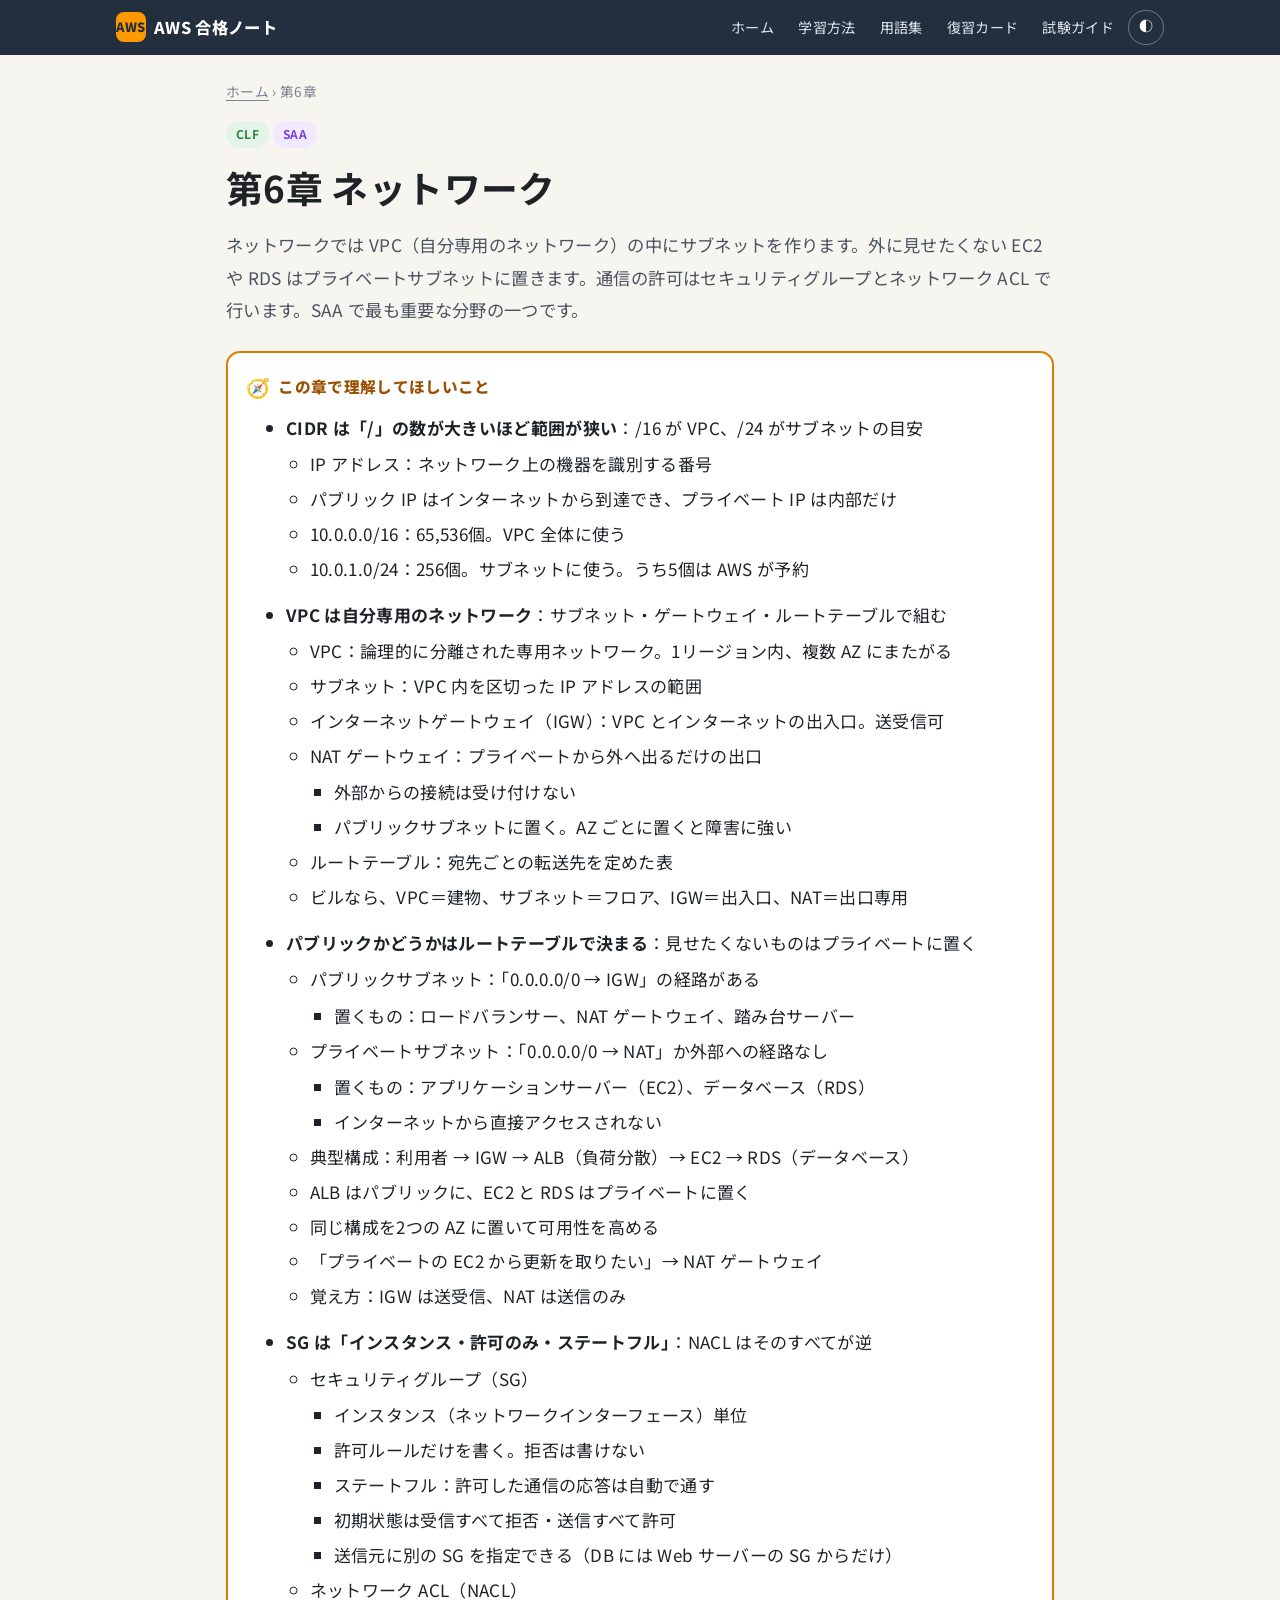
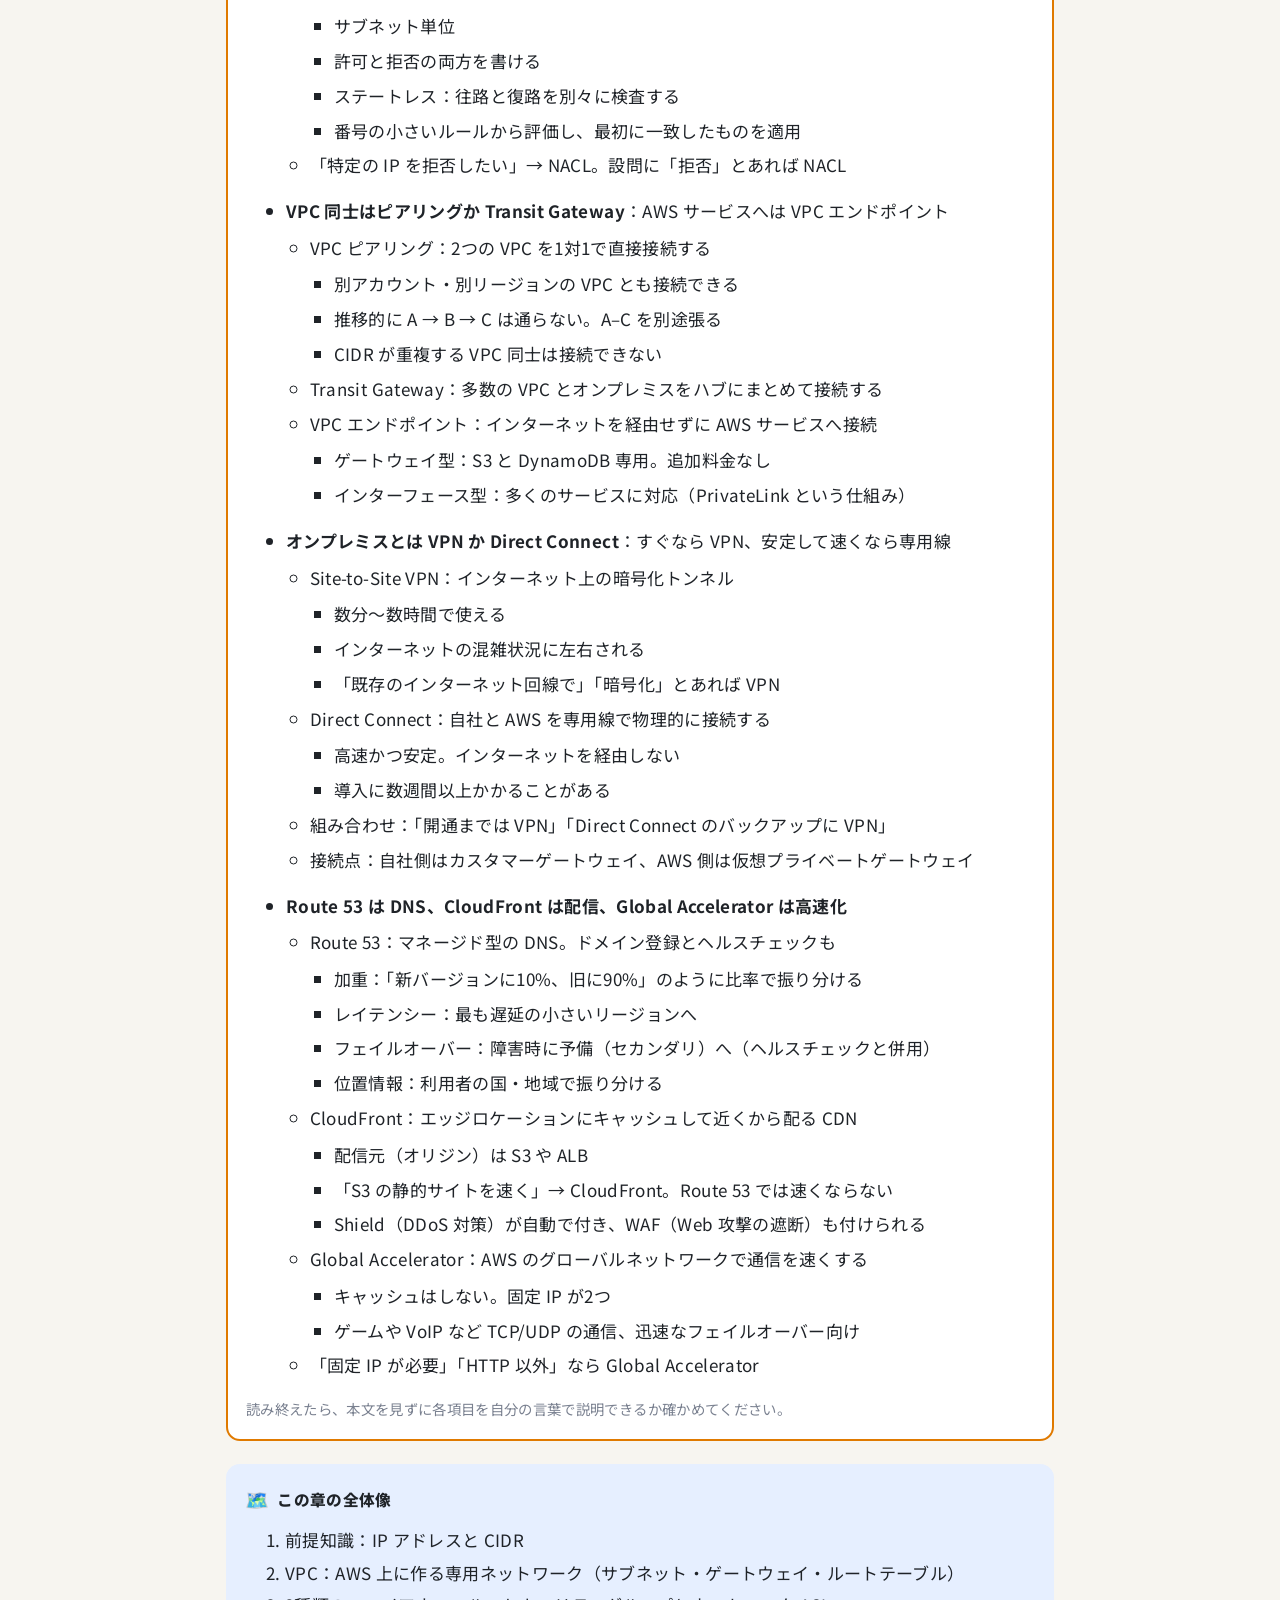
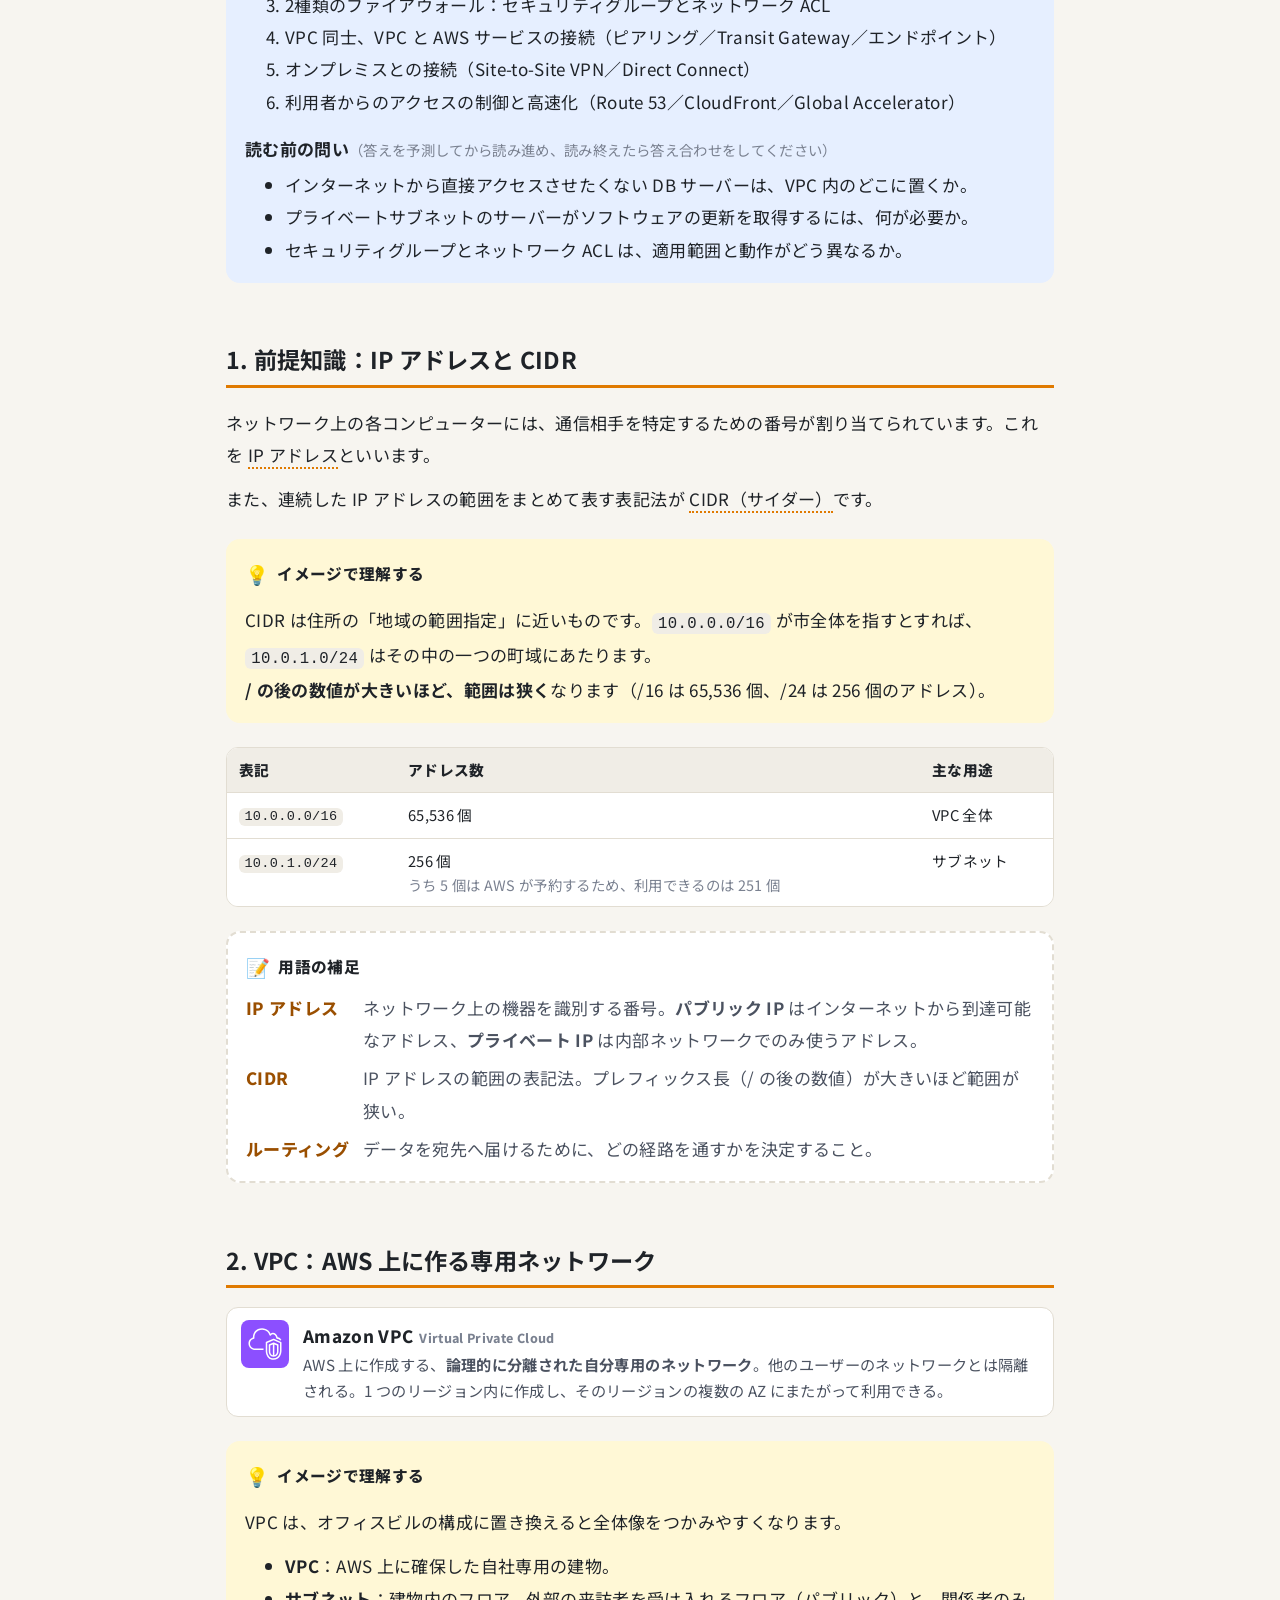
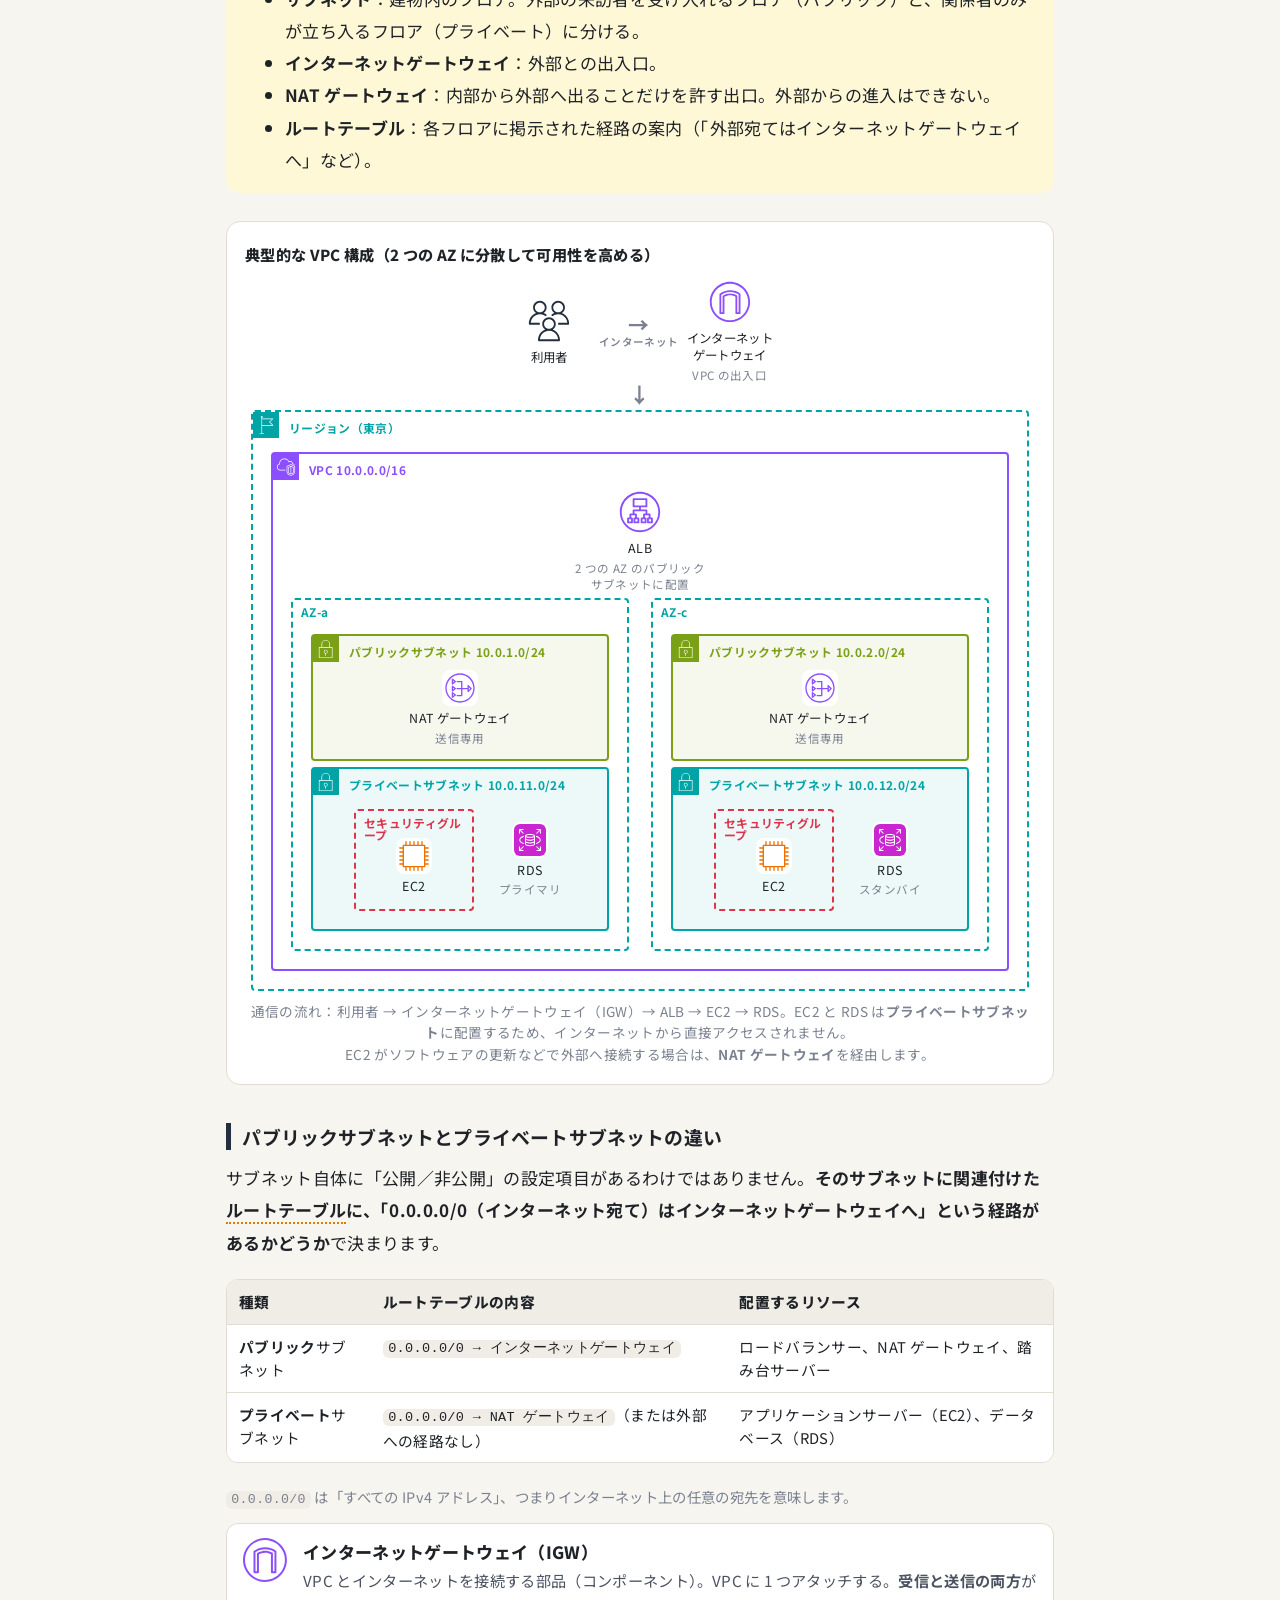
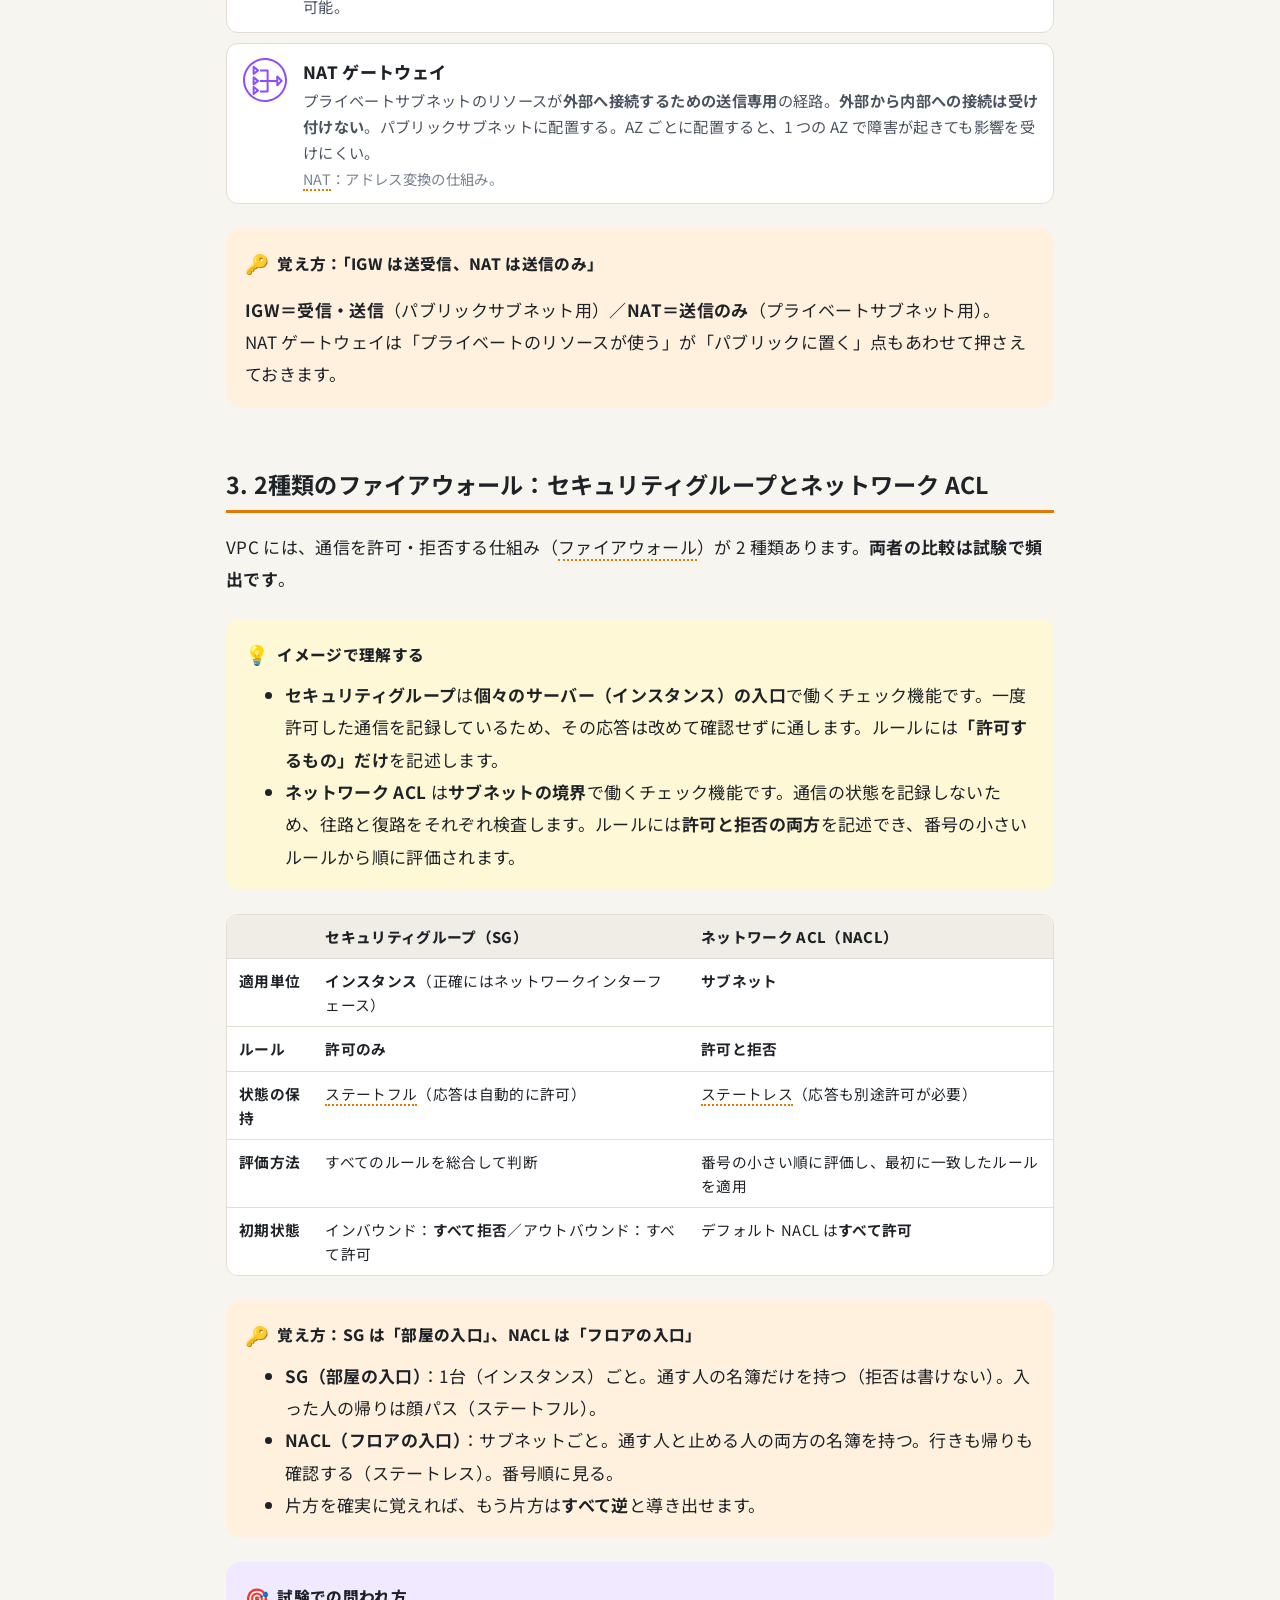
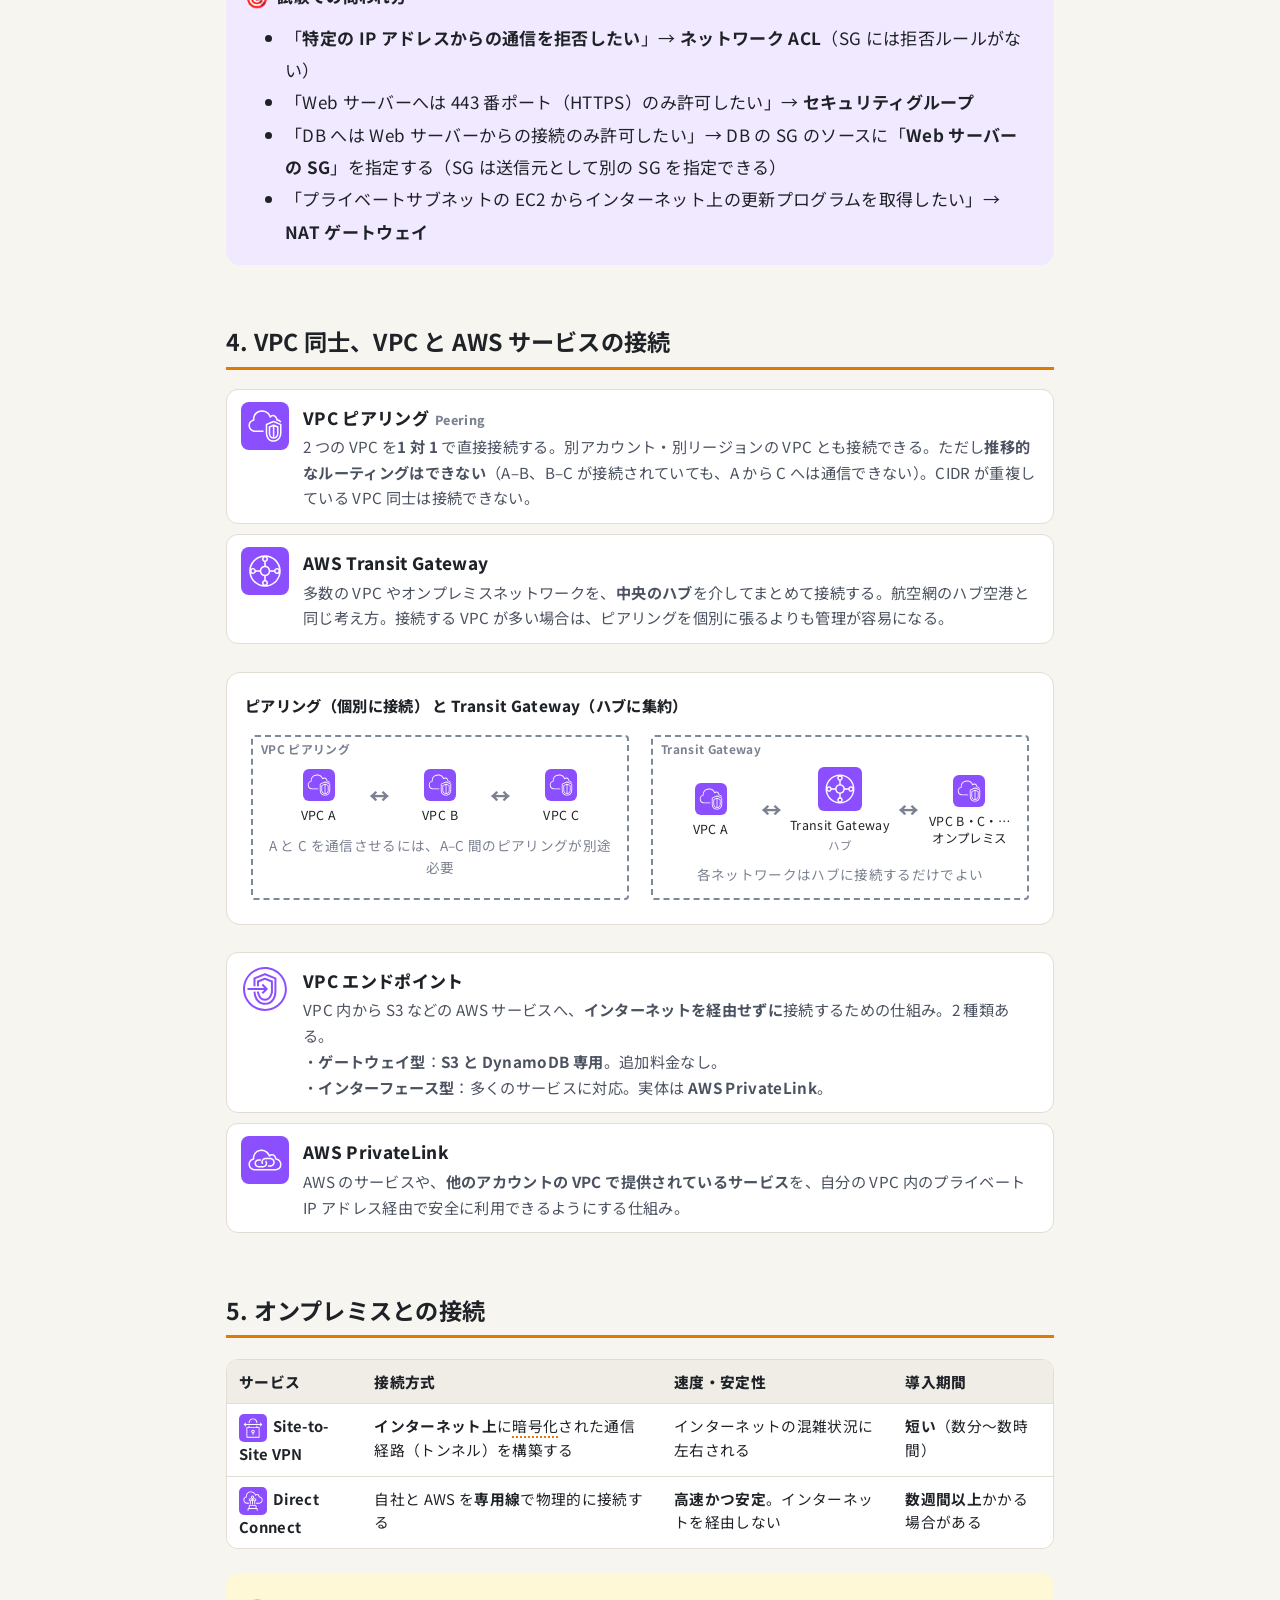
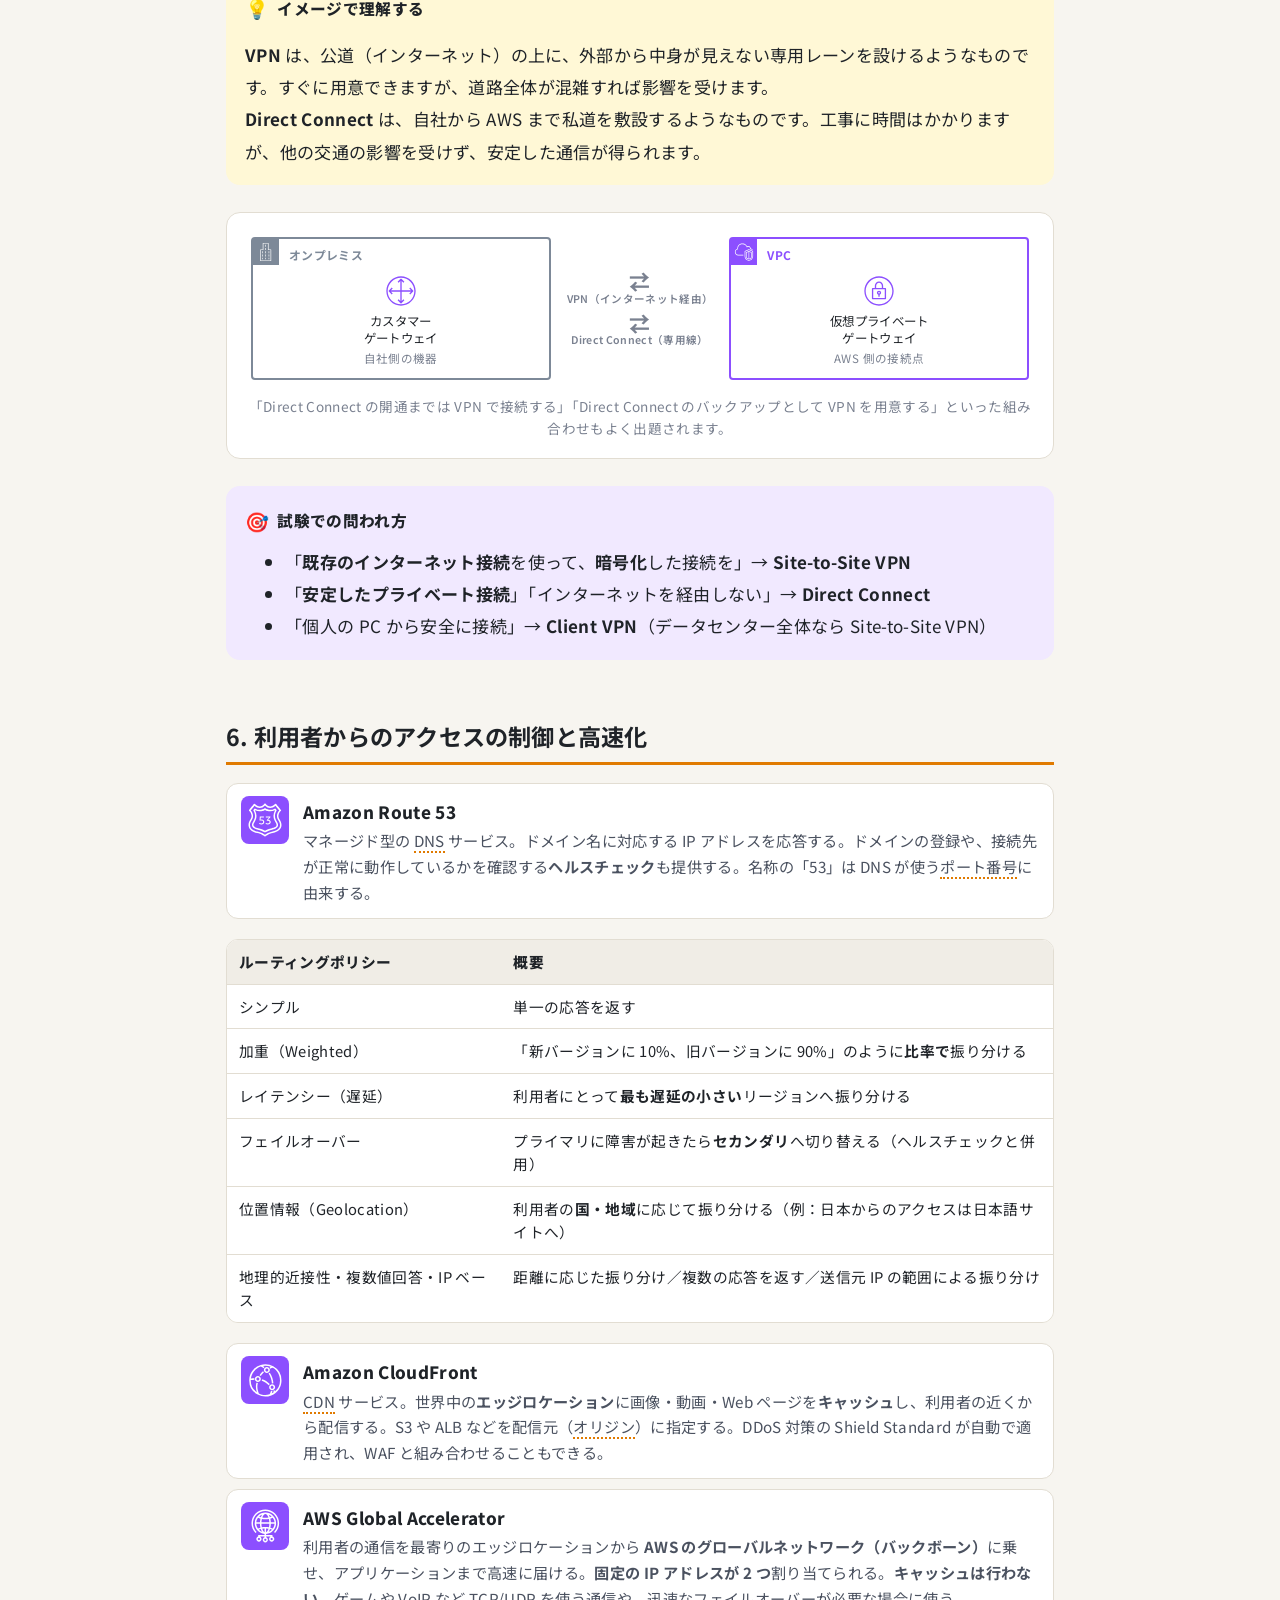
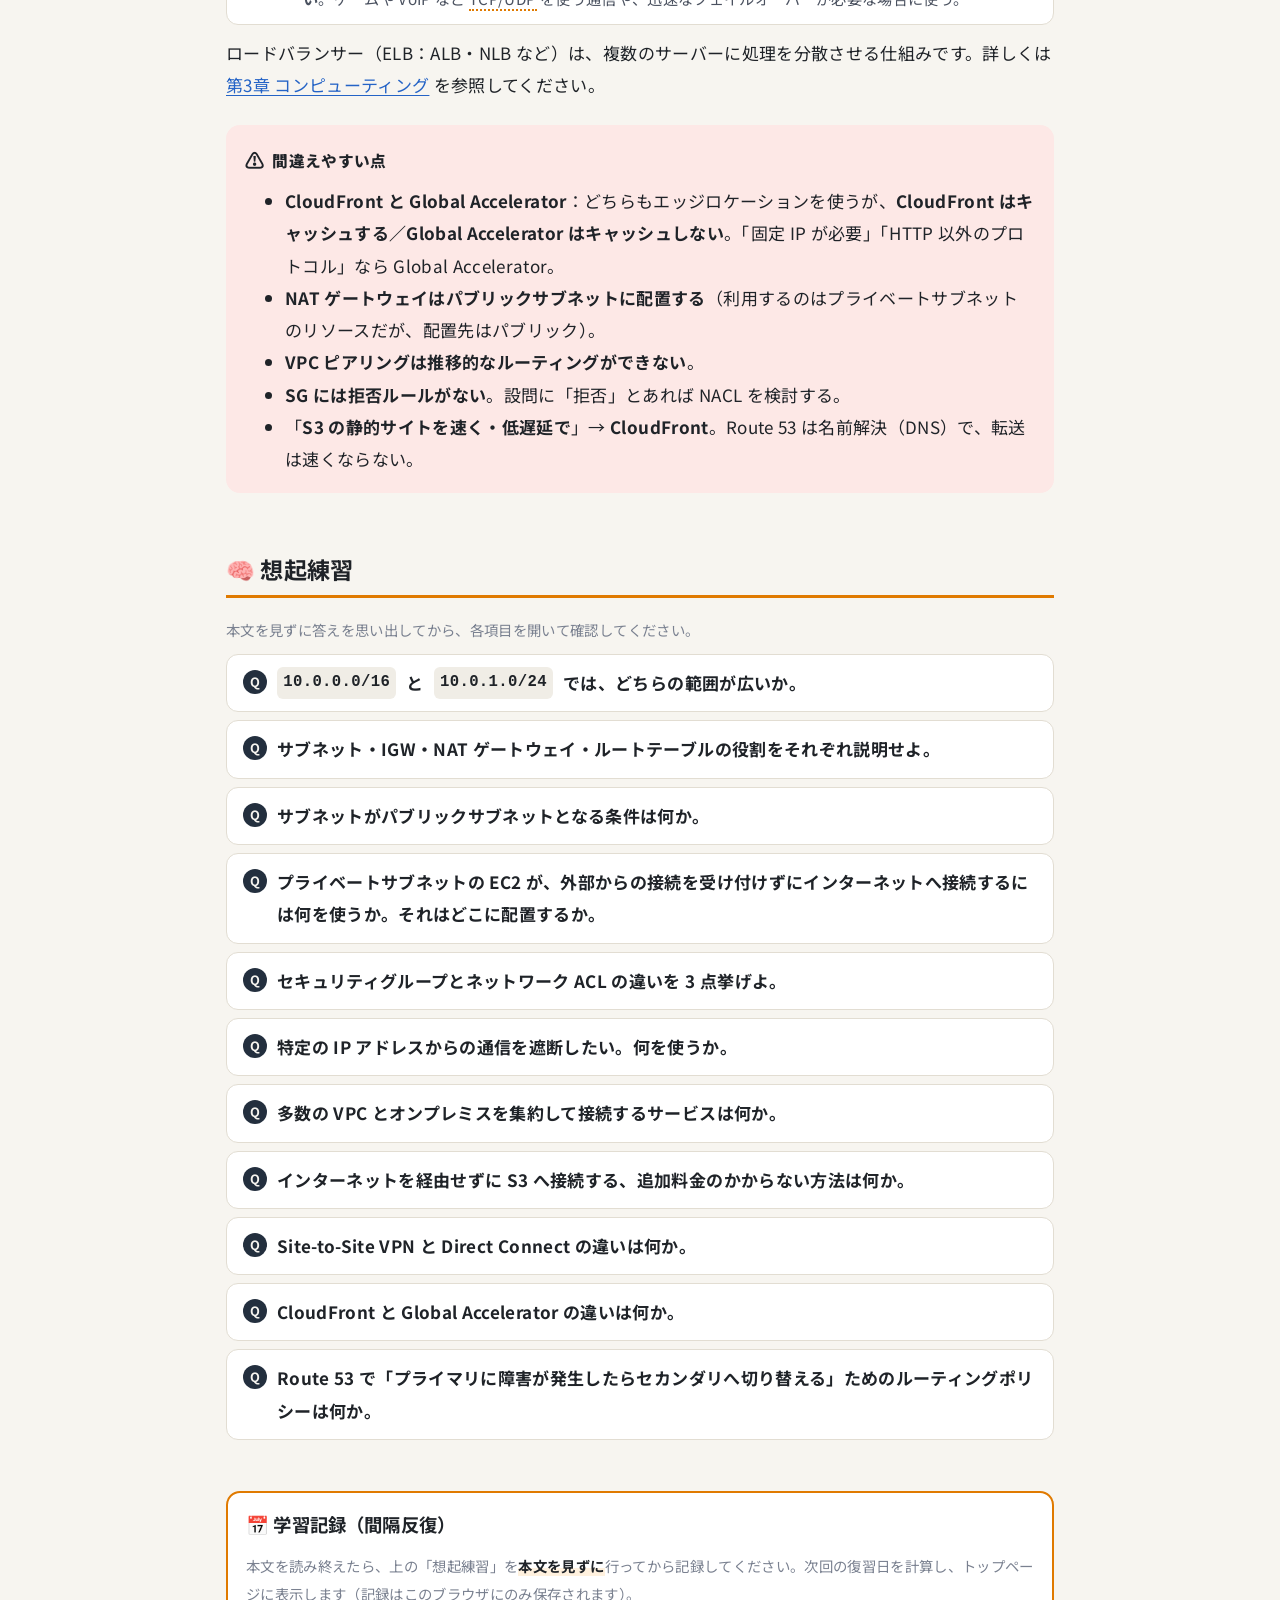
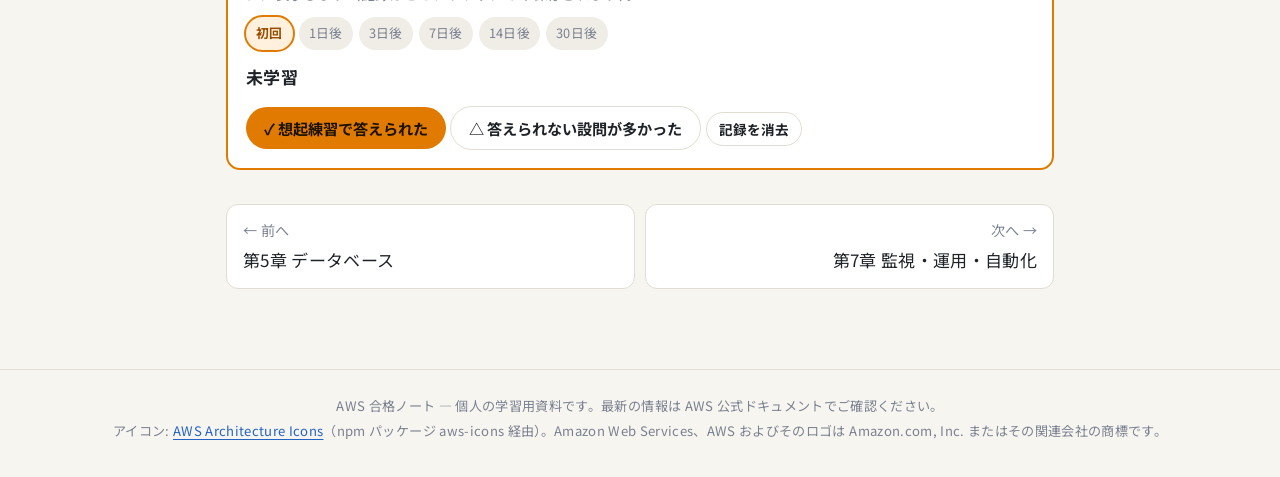
<file: docs/chapters/06-network.html>
<!doctype html>
<html lang="ja">
<head>
<meta charset="utf-8">
<meta name="viewport" content="width=device-width, initial-scale=1">
<title>ネットワーク | AWS 合格ノート</title>
<link rel="preconnect" href="https://fonts.googleapis.com">
<link href="https://fonts.googleapis.com/css2?family=Noto+Sans+JP:wght@400;700;800&display=swap" rel="stylesheet">
<link rel="stylesheet" href="../assets/style.css">
</head>
<body data-root="../" data-page="ch06">
<main class="wrap">
<div class="breadcrumb"><a href="../index.html">ホーム</a> › 第6章</div>
<p><span class="badge clf">CLF</span><span class="badge saa">SAA</span></p>
<h1>第6章 ネットワーク</h1>
<p class="lead">ネットワークでは VPC（自分専用のネットワーク）の中にサブネットを作ります。外に見せたくない EC2 や RDS はプライベートサブネットに置きます。通信の許可はセキュリティグループとネットワーク ACL で行います。SAA で最も重要な分野の一つです。</p>

<div class="box goal">
  <div class="box-title"><span class="em">🧭</span>この章で理解してほしいこと</div>
  <ul style="margin:0">
    <li><b>CIDR は「/」の数が大きいほど範囲が狭い</b>：/16 が VPC、/24 がサブネットの目安
      <ul>
        <li>IP アドレス：ネットワーク上の機器を識別する番号</li>
        <li>パブリック IP はインターネットから到達でき、プライベート IP は内部だけ</li>
        <li>10.0.0.0/16：65,536個。VPC 全体に使う</li>
        <li>10.0.1.0/24：256個。サブネットに使う。うち5個は AWS が予約</li>
      </ul>
    </li>
    <li><b>VPC は自分専用のネットワーク</b>：サブネット・ゲートウェイ・ルートテーブルで組む
      <ul>
        <li>VPC：論理的に分離された専用ネットワーク。1リージョン内、複数 AZ にまたがる</li>
        <li>サブネット：VPC 内を区切った IP アドレスの範囲</li>
        <li>インターネットゲートウェイ（IGW）：VPC とインターネットの出入口。送受信可</li>
        <li>NAT ゲートウェイ：プライベートから外へ出るだけの出口
          <ul>
          <li>外部からの接続は受け付けない</li>
          <li>パブリックサブネットに置く。AZ ごとに置くと障害に強い</li>
          </ul>
        </li>
        <li>ルートテーブル：宛先ごとの転送先を定めた表</li>
        <li>ビルなら、VPC＝建物、サブネット＝フロア、IGW＝出入口、NAT＝出口専用</li>
      </ul>
    </li>
    <li><b>パブリックかどうかはルートテーブルで決まる</b>：見せたくないものはプライベートに置く
      <ul>
        <li>パブリックサブネット：「0.0.0.0/0 → IGW」の経路がある
          <ul>
          <li>置くもの：ロードバランサー、NAT ゲートウェイ、踏み台サーバー</li>
          </ul>
        </li>
        <li>プライベートサブネット：「0.0.0.0/0 → NAT」か外部への経路なし
          <ul>
          <li>置くもの：アプリケーションサーバー（EC2）、データベース（RDS）</li>
          <li>インターネットから直接アクセスされない</li>
          </ul>
        </li>
        <li>典型構成：利用者 → IGW → ALB（負荷分散）→ EC2 → RDS（データベース）</li>
        <li>ALB はパブリックに、EC2 と RDS はプライベートに置く</li>
        <li>同じ構成を2つの AZ に置いて可用性を高める</li>
        <li>「プライベートの EC2 から更新を取りたい」→ NAT ゲートウェイ</li>
        <li>覚え方：IGW は送受信、NAT は送信のみ</li>
      </ul>
    </li>
    <li><b>SG は「インスタンス・許可のみ・ステートフル」</b>：NACL はそのすべてが逆
      <ul>
        <li>セキュリティグループ（SG）
          <ul>
          <li>インスタンス（ネットワークインターフェース）単位</li>
          <li>許可ルールだけを書く。拒否は書けない</li>
          <li>ステートフル：許可した通信の応答は自動で通す</li>
          <li>初期状態は受信すべて拒否・送信すべて許可</li>
          <li>送信元に別の SG を指定できる（DB には Web サーバーの SG からだけ）</li>
          </ul>
        </li>
        <li>ネットワーク ACL（NACL）
          <ul>
          <li>サブネット単位</li>
          <li>許可と拒否の両方を書ける</li>
          <li>ステートレス：往路と復路を別々に検査する</li>
          <li>番号の小さいルールから評価し、最初に一致したものを適用</li>
          </ul>
        </li>
        <li>「特定の IP を拒否したい」→ NACL。設問に「拒否」とあれば NACL</li>
      </ul>
    </li>
    <li><b>VPC 同士はピアリングか Transit Gateway</b>：AWS サービスへは VPC エンドポイント
      <ul>
        <li>VPC ピアリング：2つの VPC を1対1で直接接続する
          <ul>
          <li>別アカウント・別リージョンの VPC とも接続できる</li>
          <li>推移的に A → B → C は通らない。A–C を別途張る</li>
          <li>CIDR が重複する VPC 同士は接続できない</li>
          </ul>
        </li>
        <li>Transit Gateway：多数の VPC とオンプレミスをハブにまとめて接続する</li>
        <li>VPC エンドポイント：インターネットを経由せずに AWS サービスへ接続
          <ul>
          <li>ゲートウェイ型：S3 と DynamoDB 専用。追加料金なし</li>
          <li>インターフェース型：多くのサービスに対応（PrivateLink という仕組み）</li>
          </ul>
        </li>
      </ul>
    </li>
    <li><b>オンプレミスとは VPN か Direct Connect</b>：すぐなら VPN、安定して速くなら専用線
      <ul>
        <li>Site-to-Site VPN：インターネット上の暗号化トンネル
          <ul>
          <li>数分〜数時間で使える</li>
          <li>インターネットの混雑状況に左右される</li>
          <li>「既存のインターネット回線で」「暗号化」とあれば VPN</li>
          </ul>
        </li>
        <li>Direct Connect：自社と AWS を専用線で物理的に接続する
          <ul>
          <li>高速かつ安定。インターネットを経由しない</li>
          <li>導入に数週間以上かかることがある</li>
          </ul>
        </li>
        <li>組み合わせ：「開通までは VPN」「Direct Connect のバックアップに VPN」</li>
        <li>接続点：自社側はカスタマーゲートウェイ、AWS 側は仮想プライベートゲートウェイ</li>
      </ul>
    </li>
    <li><b>Route 53 は DNS、CloudFront は配信、Global Accelerator は高速化</b>
      <ul>
        <li>Route 53：マネージド型の DNS。ドメイン登録とヘルスチェックも
          <ul>
          <li>加重：「新バージョンに10%、旧に90%」のように比率で振り分ける</li>
          <li>レイテンシー：最も遅延の小さいリージョンへ</li>
          <li>フェイルオーバー：障害時に予備（セカンダリ）へ（ヘルスチェックと併用）</li>
          <li>位置情報：利用者の国・地域で振り分ける</li>
          </ul>
        </li>
        <li>CloudFront：エッジロケーションにキャッシュして近くから配る CDN
          <ul>
          <li>配信元（オリジン）は S3 や ALB</li>
          <li>「S3 の静的サイトを速く」→ CloudFront。Route 53 では速くならない</li>
          <li>Shield（DDoS 対策）が自動で付き、WAF（Web 攻撃の遮断）も付けられる</li>
          </ul>
        </li>
        <li>Global Accelerator：AWS のグローバルネットワークで通信を速くする
          <ul>
          <li>キャッシュはしない。固定 IP が2つ</li>
          <li>ゲームや VoIP など TCP/UDP の通信、迅速なフェイルオーバー向け</li>
          </ul>
        </li>
        <li>「固定 IP が必要」「HTTP 以外」なら Global Accelerator</li>
      </ul>
    </li>
  </ul>
  <p class="muted" style="margin:.7em 0 0;font-size:.9rem">読み終えたら、本文を見ずに各項目を自分の言葉で説明できるか確かめてください。</p>
</div>

<div class="box map">
  <div class="box-title"><span class="em">🗺️</span>この章の全体像</div>
  <ol style="margin:0">
    <li>前提知識：IP アドレスと CIDR</li>
    <li>VPC：AWS 上に作る専用ネットワーク（サブネット・ゲートウェイ・ルートテーブル）</li>
    <li>2種類のファイアウォール：セキュリティグループとネットワーク ACL</li>
    <li>VPC 同士、VPC と AWS サービスの接続（ピアリング／Transit Gateway／エンドポイント）</li>
    <li>オンプレミスとの接続（Site-to-Site VPN／Direct Connect）</li>
    <li>利用者からのアクセスの制御と高速化（Route 53／CloudFront／Global Accelerator）</li>
  </ol>
  <p style="margin:.9em 0 .2em"><b>読む前の問い</b><small class="muted">（答えを予測してから読み進め、読み終えたら答え合わせをしてください）</small></p>
  <ul style="margin:0">
    <li>インターネットから直接アクセスさせたくない DB サーバーは、VPC 内のどこに置くか。</li>
    <li>プライベートサブネットのサーバーがソフトウェアの更新を取得するには、何が必要か。</li>
    <li>セキュリティグループとネットワーク ACL は、適用範囲と動作がどう異なるか。</li>
  </ul>
</div>

<h2>1. 前提知識：IP アドレスと CIDR</h2>
<p>ネットワーク上の各コンピューターには、通信相手を特定するための番号が割り当てられています。これを <span class="term" data-tip="IP アドレス：ネットワーク上で機器を識別するための番号。IPv4 では 10.0.1.25 のように 0〜255 の数値4つをドットで区切って表す。">IP アドレス</span>といいます。</p>
<p>また、連続した IP アドレスの範囲をまとめて表す表記法が <span class="term" data-tip="CIDR（Classless Inter-Domain Routing、サイダー）：IP アドレスの範囲を「10.0.0.0/16」のように表す表記法。/ の後の数値（プレフィックス長）が大きいほど範囲は狭くなる。">CIDR（サイダー）</span>です。</p>

<div class="box story">
  <div class="box-title"><span class="em">💡</span>イメージで理解する</div>
  <p>CIDR は住所の「地域の範囲指定」に近いものです。<code>10.0.0.0/16</code> が市全体を指すとすれば、<code>10.0.1.0/24</code> はその中の一つの町域にあたります。<br>
  <b>/ の後の数値が大きいほど、範囲は狭く</b>なります（/16 は 65,536 個、/24 は 256 個のアドレス）。</p>
</div>

<div class="table-wrap"><table>
  <tr><th>表記</th><th>アドレス数</th><th>主な用途</th></tr>
  <tr><td><code>10.0.0.0/16</code></td><td>65,536 個</td><td>VPC 全体</td></tr>
  <tr><td><code>10.0.1.0/24</code></td><td>256 個<br><small class="muted">うち 5 個は AWS が予約するため、利用できるのは 251 個</small></td><td>サブネット</td></tr>
</table></div>

<div class="box kotoba">
  <div class="box-title"><span class="em">📝</span>用語の補足</div>
  <dl class="words">
    <dt>IP アドレス</dt><dd>ネットワーク上の機器を識別する番号。<b>パブリック IP</b> はインターネットから到達可能なアドレス、<b>プライベート IP</b> は内部ネットワークでのみ使うアドレス。</dd>
    <dt>CIDR</dt><dd>IP アドレスの範囲の表記法。プレフィックス長（/ の後の数値）が大きいほど範囲が狭い。</dd>
    <dt>ルーティング</dt><dd>データを宛先へ届けるために、どの経路を通すかを決定すること。</dd>
  </dl>
</div>

<h2>2. VPC：AWS 上に作る専用ネットワーク</h2>
<div class="svc"><img src="../assets/aws-icons/architecture-service/AmazonVirtualPrivateCloud.svg" alt=""><div><div class="name">Amazon VPC<span class="yomi">Virtual Private Cloud</span></div><div class="one">AWS 上に作成する、<b>論理的に分離された自分専用のネットワーク</b>。他のユーザーのネットワークとは隔離される。1 つのリージョン内に作成し、そのリージョンの複数の AZ にまたがって利用できる。</div></div></div>

<div class="box story">
  <div class="box-title"><span class="em">💡</span>イメージで理解する</div>
  <p>VPC は、オフィスビルの構成に置き換えると全体像をつかみやすくなります。</p>
  <ul style="margin:0">
    <li><b>VPC</b>：AWS 上に確保した自社専用の建物。</li>
    <li><b>サブネット</b>：建物内のフロア。外部の来訪者を受け入れるフロア（パブリック）と、関係者のみが立ち入るフロア（プライベート）に分ける。</li>
    <li><b>インターネットゲートウェイ</b>：外部との出入口。</li>
    <li><b>NAT ゲートウェイ</b>：内部から外部へ出ることだけを許す出口。外部からの進入はできない。</li>
    <li><b>ルートテーブル</b>：各フロアに掲示された経路の案内（「外部宛てはインターネットゲートウェイへ」など）。</li>
  </ul>
</div>

<div class="diagram">
  <div class="dtitle">典型的な VPC 構成（2 つの AZ に分散して可用性を高める）</div>
  <div class="flow">
    <div class="node"><img src="../assets/aws-icons/resource/Users.svg" alt="">利用者</div>
    <div class="arr">→<small>インターネット</small></div>
    <div class="node"><img src="../assets/aws-icons/resource/AmazonVPCInternetGateway.svg" alt="">インターネット<br>ゲートウェイ<small>VPC の出入口</small></div>
  </div>
  <div class="flow"><div class="arr">↓</div></div>
  <div class="grp region">
    <div class="glabel"><img src="../assets/aws-icons/architecture-group/Region.svg" alt=""><span class="gtxt">リージョン（東京）</span></div>
    <div class="grp vpc">
      <div class="glabel"><img src="../assets/aws-icons/architecture-group/VirtualprivatecloudVPC.svg" alt=""><span class="gtxt">VPC 10.0.0.0/16</span></div>
      <div class="flow">
        <div class="node"><img src="../assets/aws-icons/resource/ElasticLoadBalancingApplicationLoadBalancer.svg" alt="">ALB<small>2 つの AZ のパブリックサブネットに配置</small></div>
      </div>
      <div class="grp-row">
        <div class="grp az"><div class="glabel">AZ-a</div>
          <div class="grp public">
            <div class="glabel"><img src="../assets/aws-icons/architecture-group/Publicsubnet.svg" alt=""><span class="gtxt">パブリックサブネット 10.0.1.0/24</span></div>
            <div class="flow"><div class="node sm"><img src="../assets/aws-icons/resource/AmazonVPCNATGateway.svg" alt="">NAT ゲートウェイ<small>送信専用</small></div></div>
          </div>
          <div class="grp private">
            <div class="glabel"><img src="../assets/aws-icons/architecture-group/Privatesubnet.svg" alt=""><span class="gtxt">プライベートサブネット 10.0.11.0/24</span></div>
            <div class="flow wrap-ok">
              <div class="grp sg"><div class="glabel">セキュリティグループ</div><div class="flow"><div class="node sm"><img src="../assets/aws-icons/resource/AmazonEC2Instance.svg" alt="">EC2</div></div></div>
              <div class="node sm"><img src="../assets/aws-icons/architecture-service/AmazonRDS.svg" alt="">RDS<small>プライマリ</small></div>
            </div>
          </div>
        </div>
        <div class="grp az"><div class="glabel">AZ-c</div>
          <div class="grp public">
            <div class="glabel"><img src="../assets/aws-icons/architecture-group/Publicsubnet.svg" alt=""><span class="gtxt">パブリックサブネット 10.0.2.0/24</span></div>
            <div class="flow"><div class="node sm"><img src="../assets/aws-icons/resource/AmazonVPCNATGateway.svg" alt="">NAT ゲートウェイ<small>送信専用</small></div></div>
          </div>
          <div class="grp private">
            <div class="glabel"><img src="../assets/aws-icons/architecture-group/Privatesubnet.svg" alt=""><span class="gtxt">プライベートサブネット 10.0.12.0/24</span></div>
            <div class="flow wrap-ok">
              <div class="grp sg"><div class="glabel">セキュリティグループ</div><div class="flow"><div class="node sm"><img src="../assets/aws-icons/resource/AmazonEC2Instance.svg" alt="">EC2</div></div></div>
              <div class="node sm"><img src="../assets/aws-icons/architecture-service/AmazonRDS.svg" alt="">RDS<small>スタンバイ</small></div>
            </div>
          </div>
        </div>
      </div>
    </div>
  </div>
  <div class="cap">通信の流れ：利用者 → インターネットゲートウェイ（IGW）→ ALB → EC2 → RDS。EC2 と RDS は<b>プライベートサブネット</b>に配置するため、インターネットから直接アクセスされません。<br>EC2 がソフトウェアの更新などで外部へ接続する場合は、<b>NAT ゲートウェイ</b>を経由します。</div>
</div>

<h3>パブリックサブネットとプライベートサブネットの違い</h3>
<p>サブネット自体に「公開／非公開」の設定項目があるわけではありません。<b>そのサブネットに関連付けた<span class="term" data-tip="ルートテーブル：宛先ごとに、通信をどこへ転送するかを定めた表。各サブネットに1つ関連付ける。">ルートテーブル</span>に、「0.0.0.0/0（インターネット宛て）はインターネットゲートウェイへ」という経路があるかどうか</b>で決まります。</p>
<div class="table-wrap"><table>
  <tr><th>種類</th><th>ルートテーブルの内容</th><th>配置するリソース</th></tr>
  <tr><td><b>パブリック</b>サブネット</td><td><code>0.0.0.0/0 → インターネットゲートウェイ</code></td><td>ロードバランサー、NAT ゲートウェイ、踏み台サーバー</td></tr>
  <tr><td><b>プライベート</b>サブネット</td><td><code>0.0.0.0/0 → NAT ゲートウェイ</code>（または外部への経路なし）</td><td>アプリケーションサーバー（EC2）、データベース（RDS）</td></tr>
</table></div>
<p class="muted"><code>0.0.0.0/0</code> は「すべての IPv4 アドレス」、つまりインターネット上の任意の宛先を意味します。</p>

<div class="svc"><img src="../assets/aws-icons/resource/AmazonVPCInternetGateway.svg" alt=""><div><div class="name">インターネットゲートウェイ（IGW）</div><div class="one">VPC とインターネットを接続する部品（コンポーネント）。VPC に 1 つアタッチする。<b>受信と送信の両方</b>が可能。</div></div></div>
<div class="svc"><img src="../assets/aws-icons/resource/AmazonVPCNATGateway.svg" alt=""><div><div class="name">NAT ゲートウェイ</div><div class="one">プライベートサブネットのリソースが<b>外部へ接続するための送信専用</b>の経路。<b>外部から内部への接続は受け付けない</b>。パブリックサブネットに配置する。AZ ごとに配置すると、1 つの AZ で障害が起きても影響を受けにくい。<br><small class="muted"><span class="term" data-tip="NAT（Network Address Translation）：内部のプライベート IP アドレスを、外部で通用するアドレスに変換して通信させる仕組み。">NAT</span>：アドレス変換の仕組み。</small></div></div></div>

<div class="box hook">
  <div class="box-title"><span class="em">🔑</span>覚え方：「IGW は送受信、NAT は送信のみ」</div>
  <p><b>IGW＝受信・送信</b>（パブリックサブネット用）／<b>NAT＝送信のみ</b>（プライベートサブネット用）。<br>NAT ゲートウェイは「プライベートのリソースが使う」が「パブリックに置く」点もあわせて押さえておきます。</p>
</div>

<h2>3. 2種類のファイアウォール：セキュリティグループとネットワーク ACL</h2>
<p>VPC には、通信を許可・拒否する仕組み（<span class="term" data-tip="ファイアウォール：定められたルールに従って、通信を通過させるか遮断するかを判断する仕組み。">ファイアウォール</span>）が 2 種類あります。<b>両者の比較は試験で頻出です</b>。</p>

<div class="box story">
  <div class="box-title"><span class="em">💡</span>イメージで理解する</div>
  <ul style="margin:0">
    <li><b>セキュリティグループ</b>は<b>個々のサーバー（インスタンス）の入口</b>で働くチェック機能です。一度許可した通信を記録しているため、その応答は改めて確認せずに通します。ルールには<b>「許可するもの」だけ</b>を記述します。</li>
    <li><b>ネットワーク ACL</b> は<b>サブネットの境界</b>で働くチェック機能です。通信の状態を記録しないため、往路と復路をそれぞれ検査します。ルールには<b>許可と拒否の両方</b>を記述でき、番号の小さいルールから順に評価されます。</li>
  </ul>
</div>

<div class="table-wrap"><table>
  <tr><th></th><th>セキュリティグループ（SG）</th><th>ネットワーク ACL（NACL）</th></tr>
  <tr><td><b>適用単位</b></td><td><b>インスタンス</b>（正確にはネットワークインターフェース）</td><td><b>サブネット</b></td></tr>
  <tr><td><b>ルール</b></td><td><b>許可のみ</b></td><td><b>許可と拒否</b></td></tr>
  <tr><td><b>状態の保持</b></td><td><span class="term" data-tip="ステートフル：通信の往路を記録しておき、それに対する応答（復路）を自動的に許可する性質。">ステートフル</span>（応答は自動的に許可）</td><td><span class="term" data-tip="ステートレス：通信の状態を記録しない性質。往路と復路を、それぞれ個別のルールで許可する必要がある。">ステートレス</span>（応答も別途許可が必要）</td></tr>
  <tr><td><b>評価方法</b></td><td>すべてのルールを総合して判断</td><td>番号の小さい順に評価し、最初に一致したルールを適用</td></tr>
  <tr><td><b>初期状態</b></td><td>インバウンド：<b>すべて拒否</b>／アウトバウンド：すべて許可</td><td>デフォルト NACL は<b>すべて許可</b></td></tr>
</table></div>

<div class="box hook">
  <div class="box-title"><span class="em">🔑</span>覚え方：SG は「部屋の入口」、NACL は「フロアの入口」</div>
  <ul style="margin:0">
    <li><b>SG（部屋の入口）</b>：1台（インスタンス）ごと。通す人の名簿だけを持つ（拒否は書けない）。入った人の帰りは顔パス（ステートフル）。</li>
    <li><b>NACL（フロアの入口）</b>：サブネットごと。通す人と止める人の両方の名簿を持つ。行きも帰りも確認する（ステートレス）。番号順に見る。</li>
    <li>片方を確実に覚えれば、もう片方は<b>すべて逆</b>と導き出せます。</li>
  </ul>
</div>

<div class="box exam">
  <div class="box-title"><span class="em">🎯</span>試験での問われ方</div>
  <ul style="margin:0">
    <li>「<b>特定の IP アドレスからの通信を拒否したい</b>」→ <b>ネットワーク ACL</b>（SG には拒否ルールがない）</li>
    <li>「Web サーバーへは 443 番ポート（HTTPS）のみ許可したい」→ <b>セキュリティグループ</b></li>
    <li>「DB へは Web サーバーからの接続のみ許可したい」→ DB の SG のソースに「<b>Web サーバーの SG</b>」を指定する（SG は送信元として別の SG を指定できる）</li>
    <li>「プライベートサブネットの EC2 からインターネット上の更新プログラムを取得したい」→ <b>NAT ゲートウェイ</b></li>
  </ul>
</div>

<h2>4. VPC 同士、VPC と AWS サービスの接続</h2>
<div class="svc"><img src="../assets/aws-icons/architecture-service/AmazonVirtualPrivateCloud.svg" alt=""><div><div class="name">VPC ピアリング<span class="yomi">Peering</span></div><div class="one">2 つの VPC を<b>1 対 1</b> で直接接続する。別アカウント・別リージョンの VPC とも接続できる。ただし<b>推移的なルーティングはできない</b>（A–B、B–C が接続されていても、A から C へは通信できない）。CIDR が重複している VPC 同士は接続できない。</div></div></div>
<div class="svc"><img src="../assets/aws-icons/architecture-service/AWSTransitGateway.svg" alt=""><div><div class="name">AWS Transit Gateway</div><div class="one">多数の VPC やオンプレミスネットワークを、<b>中央のハブ</b>を介してまとめて接続する。航空網のハブ空港と同じ考え方。接続する VPC が多い場合は、ピアリングを個別に張るよりも管理が容易になる。</div></div></div>

<div class="diagram">
  <div class="dtitle">ピアリング（個別に接続） と Transit Gateway（ハブに集約）</div>
  <div class="grp-row">
    <div class="grp plain"><div class="glabel">VPC ピアリング</div>
      <div class="flow wrap-ok">
        <div class="node sm"><img src="../assets/aws-icons/architecture-group/VirtualprivatecloudVPC.svg" alt="">VPC A</div>
        <div class="arr">↔</div>
        <div class="node sm"><img src="../assets/aws-icons/architecture-group/VirtualprivatecloudVPC.svg" alt="">VPC B</div>
        <div class="arr">↔</div>
        <div class="node sm"><img src="../assets/aws-icons/architecture-group/VirtualprivatecloudVPC.svg" alt="">VPC C</div>
      </div>
      <div class="cap">A と C を通信させるには、A–C 間のピアリングが別途必要</div>
    </div>
    <div class="grp plain"><div class="glabel">Transit Gateway</div>
      <div class="flow wrap-ok">
        <div class="node sm"><img src="../assets/aws-icons/architecture-group/VirtualprivatecloudVPC.svg" alt="">VPC A</div>
        <div class="arr">↔</div>
        <div class="node"><img src="../assets/aws-icons/architecture-service/AWSTransitGateway.svg" alt="">Transit Gateway<small>ハブ</small></div>
        <div class="arr">↔</div>
        <div class="node sm"><img src="../assets/aws-icons/architecture-group/VirtualprivatecloudVPC.svg" alt="">VPC B・C・…<br>オンプレミス</div>
      </div>
      <div class="cap">各ネットワークはハブに接続するだけでよい</div>
    </div>
  </div>
</div>

<div class="svc"><img src="../assets/aws-icons/resource/AmazonVPCEndpoints.svg" alt=""><div><div class="name">VPC エンドポイント</div><div class="one">VPC 内から S3 などの AWS サービスへ、<b>インターネットを経由せずに</b>接続するための仕組み。2 種類ある。<br>・<b>ゲートウェイ型</b>：<b>S3 と DynamoDB 専用</b>。追加料金なし。<br>・<b>インターフェース型</b>：多くのサービスに対応。実体は <b>AWS PrivateLink</b>。</div></div></div>
<div class="svc"><img src="../assets/aws-icons/architecture-service/AWSPrivateLink.svg" alt=""><div><div class="name">AWS PrivateLink</div><div class="one">AWS のサービスや、<b>他のアカウントの VPC で提供されているサービス</b>を、自分の VPC 内のプライベート IP アドレス経由で安全に利用できるようにする仕組み。</div></div></div>

<h2>5. オンプレミスとの接続</h2>
<div class="table-wrap"><table>
  <tr><th>サービス</th><th>接続方式</th><th>速度・安定性</th><th>導入期間</th></tr>
  <tr><td><img class="ico-s" src="../assets/aws-icons/architecture-service/AWSSitetoSiteVPN.svg" alt=""><b>Site-to-Site VPN</b></td><td><b>インターネット上</b>に<span class="term" data-tip="暗号化：鍵を持つ者だけが復元できる形にデータを変換し、第三者に内容を読まれないようにすること。">暗号化</span>された通信経路（トンネル）を構築する</td><td>インターネットの混雑状況に左右される</td><td><b>短い</b>（数分〜数時間）</td></tr>
  <tr><td><img class="ico-s" src="../assets/aws-icons/architecture-service/AWSDirectConnect.svg" alt=""><b>Direct Connect</b></td><td>自社と AWS を<b>専用線</b>で物理的に接続する</td><td><b>高速かつ安定</b>。インターネットを経由しない</td><td><b>数週間以上</b>かかる場合がある</td></tr>
</table></div>
<div class="box story">
  <div class="box-title"><span class="em">💡</span>イメージで理解する</div>
  <p><b>VPN</b> は、公道（インターネット）の上に、外部から中身が見えない専用レーンを設けるようなものです。すぐに用意できますが、道路全体が混雑すれば影響を受けます。<br>
  <b>Direct Connect</b> は、自社から AWS まで私道を敷設するようなものです。工事に時間はかかりますが、他の交通の影響を受けず、安定した通信が得られます。</p>
</div>
<div class="diagram">
  <div class="grp-row">
    <div class="grp onprem"><div class="glabel"><img src="../assets/aws-icons/architecture-group/Corporatedatacenter.svg" alt=""><span class="gtxt">オンプレミス</span></div>
      <div class="flow"><div class="node sm"><img src="../assets/aws-icons/resource/AmazonVPCCustomerGateway.svg" alt="">カスタマー<br>ゲートウェイ<small>自社側の機器</small></div></div>
    </div>
    <div class="flow col" style="justify-content:center">
      <div class="arr">⇄<small>VPN（インターネット経由）</small></div>
      <div class="arr">⇄<small>Direct Connect（専用線）</small></div>
    </div>
    <div class="grp vpc"><div class="glabel"><img src="../assets/aws-icons/architecture-group/VirtualprivatecloudVPC.svg" alt=""><span class="gtxt">VPC</span></div>
      <div class="flow"><div class="node sm"><img src="../assets/aws-icons/resource/AmazonVPCVPNGateway.svg" alt="">仮想プライベート<br>ゲートウェイ<small>AWS 側の接続点</small></div></div>
    </div>
  </div>
  <div class="cap">「Direct Connect の開通までは VPN で接続する」「Direct Connect のバックアップとして VPN を用意する」といった組み合わせもよく出題されます。</div>
</div>

<div class="box exam">
  <div class="box-title"><span class="em">🎯</span>試験での問われ方</div>
  <ul style="margin:0">
    <li>「<b>既存のインターネット接続</b>を使って、<b>暗号化</b>した接続を」→ <b>Site-to-Site VPN</b></li>
    <li>「<b>安定したプライベート接続</b>」「インターネットを経由しない」→ <b>Direct Connect</b></li>
    <li>「個人の PC から安全に接続」→ <b>Client VPN</b>（データセンター全体なら Site-to-Site VPN）</li>
  </ul>
</div>

<h2>6. 利用者からのアクセスの制御と高速化</h2>
<div class="svc"><img src="../assets/aws-icons/architecture-service/AmazonRoute53.svg" alt=""><div><div class="name">Amazon Route 53</div><div class="one">マネージド型の <span class="term" data-tip="DNS（Domain Name System）：「example.com」のようなドメイン名を、IP アドレスに変換（名前解決）する仕組み。">DNS</span> サービス。ドメイン名に対応する IP アドレスを応答する。ドメインの登録や、接続先が正常に動作しているかを確認する<b>ヘルスチェック</b>も提供する。名称の「53」は DNS が使う<span class="term" data-tip="ポート番号：1 台のコンピューター上で、通信の宛先となるサービスを区別するための番号。">ポート番号</span>に由来する。</div></div></div>

<div class="table-wrap"><table>
  <tr><th>ルーティングポリシー</th><th>概要</th></tr>
  <tr><td>シンプル</td><td>単一の応答を返す</td></tr>
  <tr><td>加重（Weighted）</td><td>「新バージョンに 10%、旧バージョンに 90%」のように<b>比率で</b>振り分ける</td></tr>
  <tr><td>レイテンシー（遅延）</td><td>利用者にとって<b>最も遅延の小さい</b>リージョンへ振り分ける</td></tr>
  <tr><td>フェイルオーバー</td><td>プライマリに障害が起きたら<b>セカンダリ</b>へ切り替える（ヘルスチェックと併用）</td></tr>
  <tr><td>位置情報（Geolocation）</td><td>利用者の<b>国・地域</b>に応じて振り分ける（例：日本からのアクセスは日本語サイトへ）</td></tr>
  <tr><td>地理的近接性・複数値回答・IP ベース</td><td>距離に応じた振り分け／複数の応答を返す／送信元 IP の範囲による振り分け</td></tr>
</table></div>

<div class="svc"><img src="../assets/aws-icons/architecture-service/AmazonCloudFront.svg" alt=""><div><div class="name">Amazon CloudFront</div><div class="one"><span class="term" data-tip="CDN（Content Delivery Network）：コンテンツを世界各地の拠点に複製（キャッシュ）し、利用者に近い拠点から配信する仕組み。">CDN</span> サービス。世界中の<b>エッジロケーション</b>に画像・動画・Web ページを<b>キャッシュ</b>し、利用者の近くから配信する。S3 や ALB などを配信元（<span class="term" data-tip="オリジン：CloudFront がコンテンツを取得する元の場所。S3 バケットや ALB など。">オリジン</span>）に指定する。DDoS 対策の Shield Standard が自動で適用され、WAF と組み合わせることもできる。</div></div></div>
<div class="svc"><img src="../assets/aws-icons/architecture-service/AWSGlobalAccelerator.svg" alt=""><div><div class="name">AWS Global Accelerator</div><div class="one">利用者の通信を最寄りのエッジロケーションから <b>AWS のグローバルネットワーク（バックボーン）</b>に乗せ、アプリケーションまで高速に届ける。<b>固定の IP アドレスが 2 つ</b>割り当てられる。<b>キャッシュは行わない</b>。ゲームや VoIP など <span class="term" data-tip="TCP / UDP：通信プロトコル（データ送受信の手順）の種類。HTTP 以外のアプリケーション、例えばオンラインゲームや音声通話でも使われる。">TCP/UDP</span> を使う通信や、迅速なフェイルオーバーが必要な場合に使う。</div></div></div>
<p>ロードバランサー（ELB：ALB・NLB など）は、複数のサーバーに処理を分散させる仕組みです。詳しくは <a href="03-compute.html">第3章 コンピューティング</a> を参照してください。</p>

<div class="box warn">
  <div class="box-title"><span class="em">⚠️</span>間違えやすい点</div>
  <ul style="margin:0">
    <li><b>CloudFront と Global Accelerator</b>：どちらもエッジロケーションを使うが、<b>CloudFront はキャッシュする／Global Accelerator はキャッシュしない</b>。「固定 IP が必要」「HTTP 以外のプロトコル」なら Global Accelerator。</li>
    <li><b>NAT ゲートウェイはパブリックサブネットに配置する</b>（利用するのはプライベートサブネットのリソースだが、配置先はパブリック）。</li>
    <li><b>VPC ピアリングは推移的なルーティングができない</b>。</li>
    <li><b>SG には拒否ルールがない</b>。設問に「拒否」とあれば NACL を検討する。</li>
    <li>「<b>S3 の静的サイトを速く・低遅延で</b>」→ <b>CloudFront</b>。Route 53 は名前解決（DNS）で、転送は速くならない。</li>
  </ul>
</div>

<div class="recall">
  <h2>🧠 想起練習</h2>
  <p class="muted">本文を見ずに答えを思い出してから、各項目を開いて確認してください。</p>
  <details class="q"><summary><code>10.0.0.0/16</code> と <code>10.0.1.0/24</code> では、どちらの範囲が広いか。</summary><div class="a">/16（65,536 個）。プレフィックス長が大きいほど範囲は狭い（/24 は 256 個）。</div></details>
  <details class="q"><summary>サブネット・IGW・NAT ゲートウェイ・ルートテーブルの役割をそれぞれ説明せよ。</summary><div class="a">サブネット＝VPC 内を区切った IP アドレス範囲、IGW＝VPC とインターネット間の送受信の出入口、NAT ゲートウェイ＝プライベートサブネットからの送信専用の経路、ルートテーブル＝宛先ごとの転送先を定めた表。</div></details>
  <details class="q"><summary>サブネットがパブリックサブネットとなる条件は何か。</summary><div class="a">関連付けられたルートテーブルに「0.0.0.0/0 → インターネットゲートウェイ」の経路があること。</div></details>
  <details class="q"><summary>プライベートサブネットの EC2 が、外部からの接続を受け付けずにインターネットへ接続するには何を使うか。それはどこに配置するか。</summary><div class="a">NAT ゲートウェイを使う。配置先はパブリックサブネット。</div></details>
  <details class="q"><summary>セキュリティグループとネットワーク ACL の違いを 3 点挙げよ。</summary><div class="a">SG＝インスタンス単位・許可のみ・ステートフル。NACL＝サブネット単位・許可と拒否・ステートレス。</div></details>
  <details class="q"><summary>特定の IP アドレスからの通信を遮断したい。何を使うか。</summary><div class="a">ネットワーク ACL（拒否ルールを記述できる）。</div></details>
  <details class="q"><summary>多数の VPC とオンプレミスを集約して接続するサービスは何か。</summary><div class="a">AWS Transit Gateway（ハブとして集約する）。</div></details>
  <details class="q"><summary>インターネットを経由せずに S3 へ接続する、追加料金のかからない方法は何か。</summary><div class="a">ゲートウェイ型 VPC エンドポイント（S3 と DynamoDB に対応）。</div></details>
  <details class="q"><summary>Site-to-Site VPN と Direct Connect の違いは何か。</summary><div class="a">VPN＝インターネット上の暗号化トンネル。短期間で導入できるが、品質はインターネットの状況に左右される。Direct Connect＝専用線。高速で安定しているが、導入に時間がかかる。</div></details>
  <details class="q"><summary>CloudFront と Global Accelerator の違いは何か。</summary><div class="a">CloudFront はエッジでキャッシュして配信する CDN。Global Accelerator はキャッシュを行わず、固定 IP と AWS のグローバルネットワークで TCP/UDP 通信を高速化する。</div></details>
  <details class="q"><summary>Route 53 で「プライマリに障害が発生したらセカンダリへ切り替える」ためのルーティングポリシーは何か。</summary><div class="a">フェイルオーバールーティング（ヘルスチェックと併用する）。</div></details>
</div>

<div id="study-log"></div>
<nav id="pager"></nav>
</main>
<script src="../assets/site.js"></script>
</body>
</html>
</file>
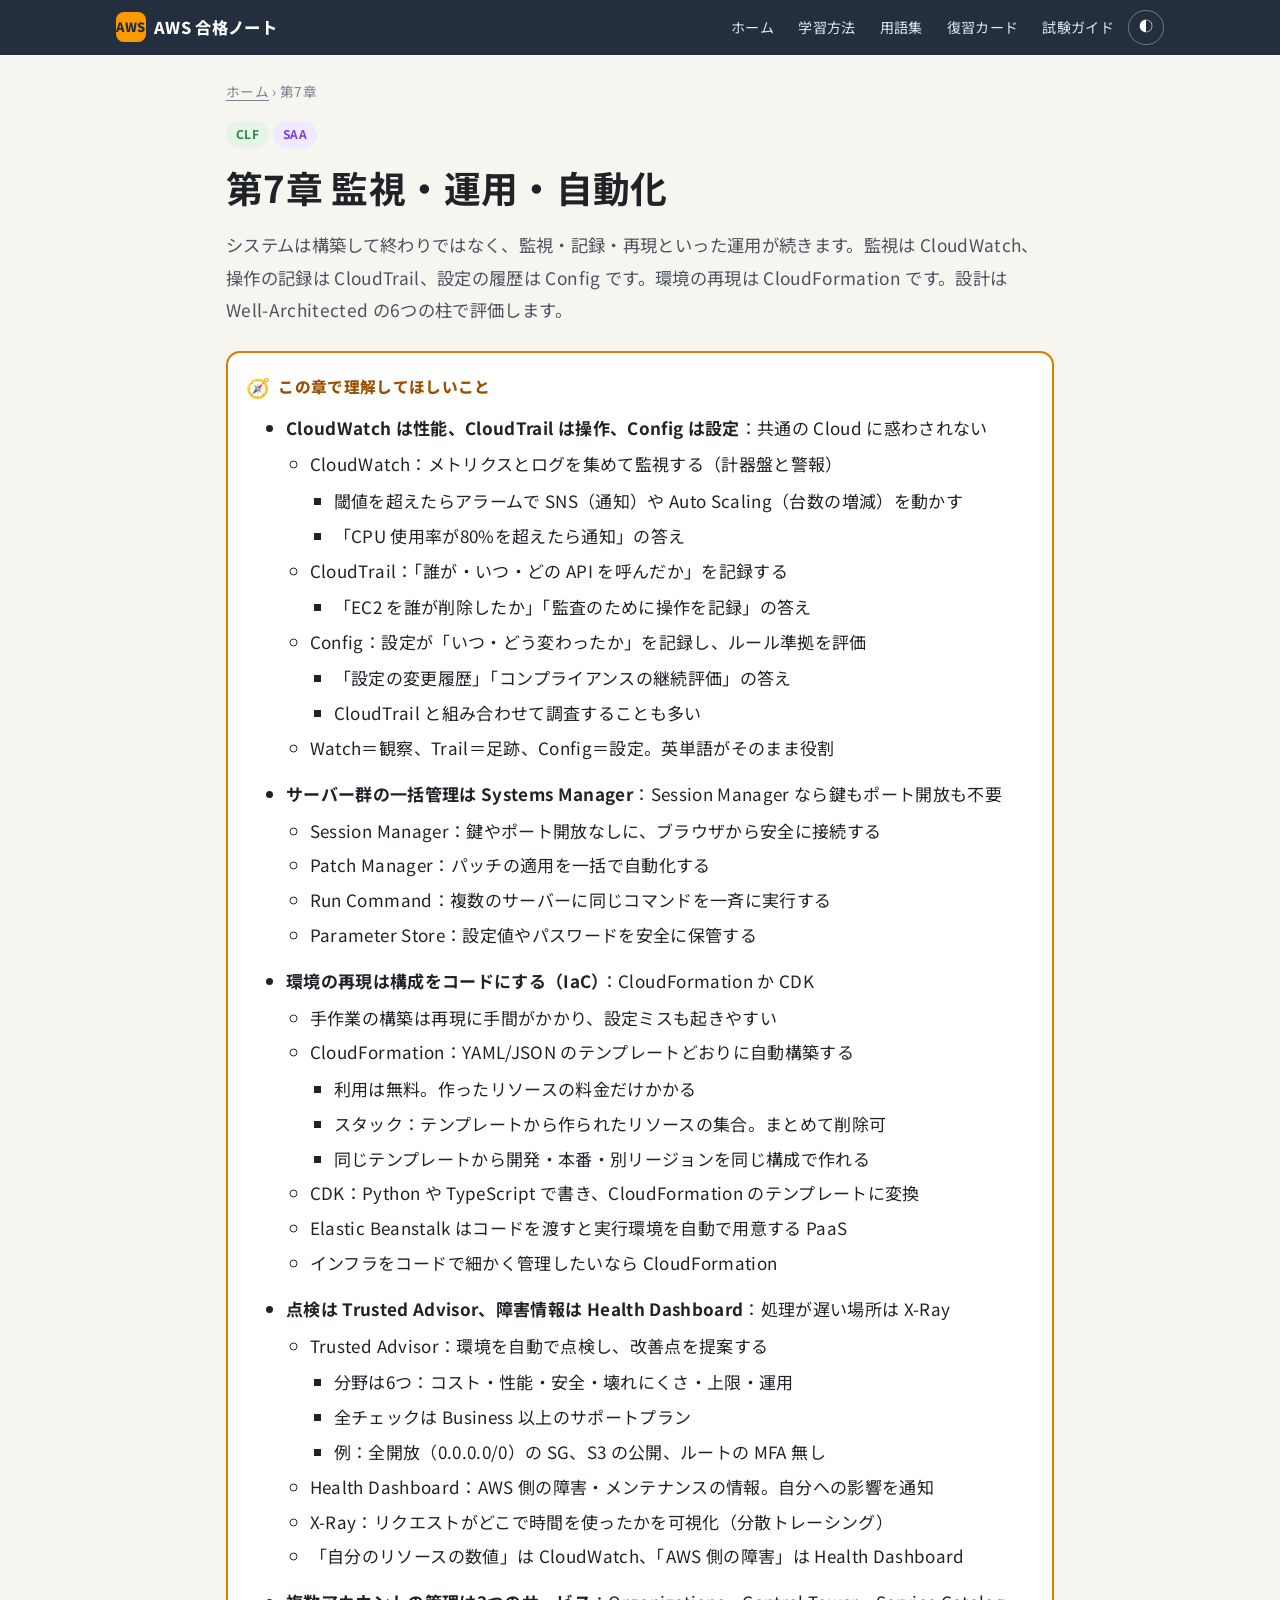
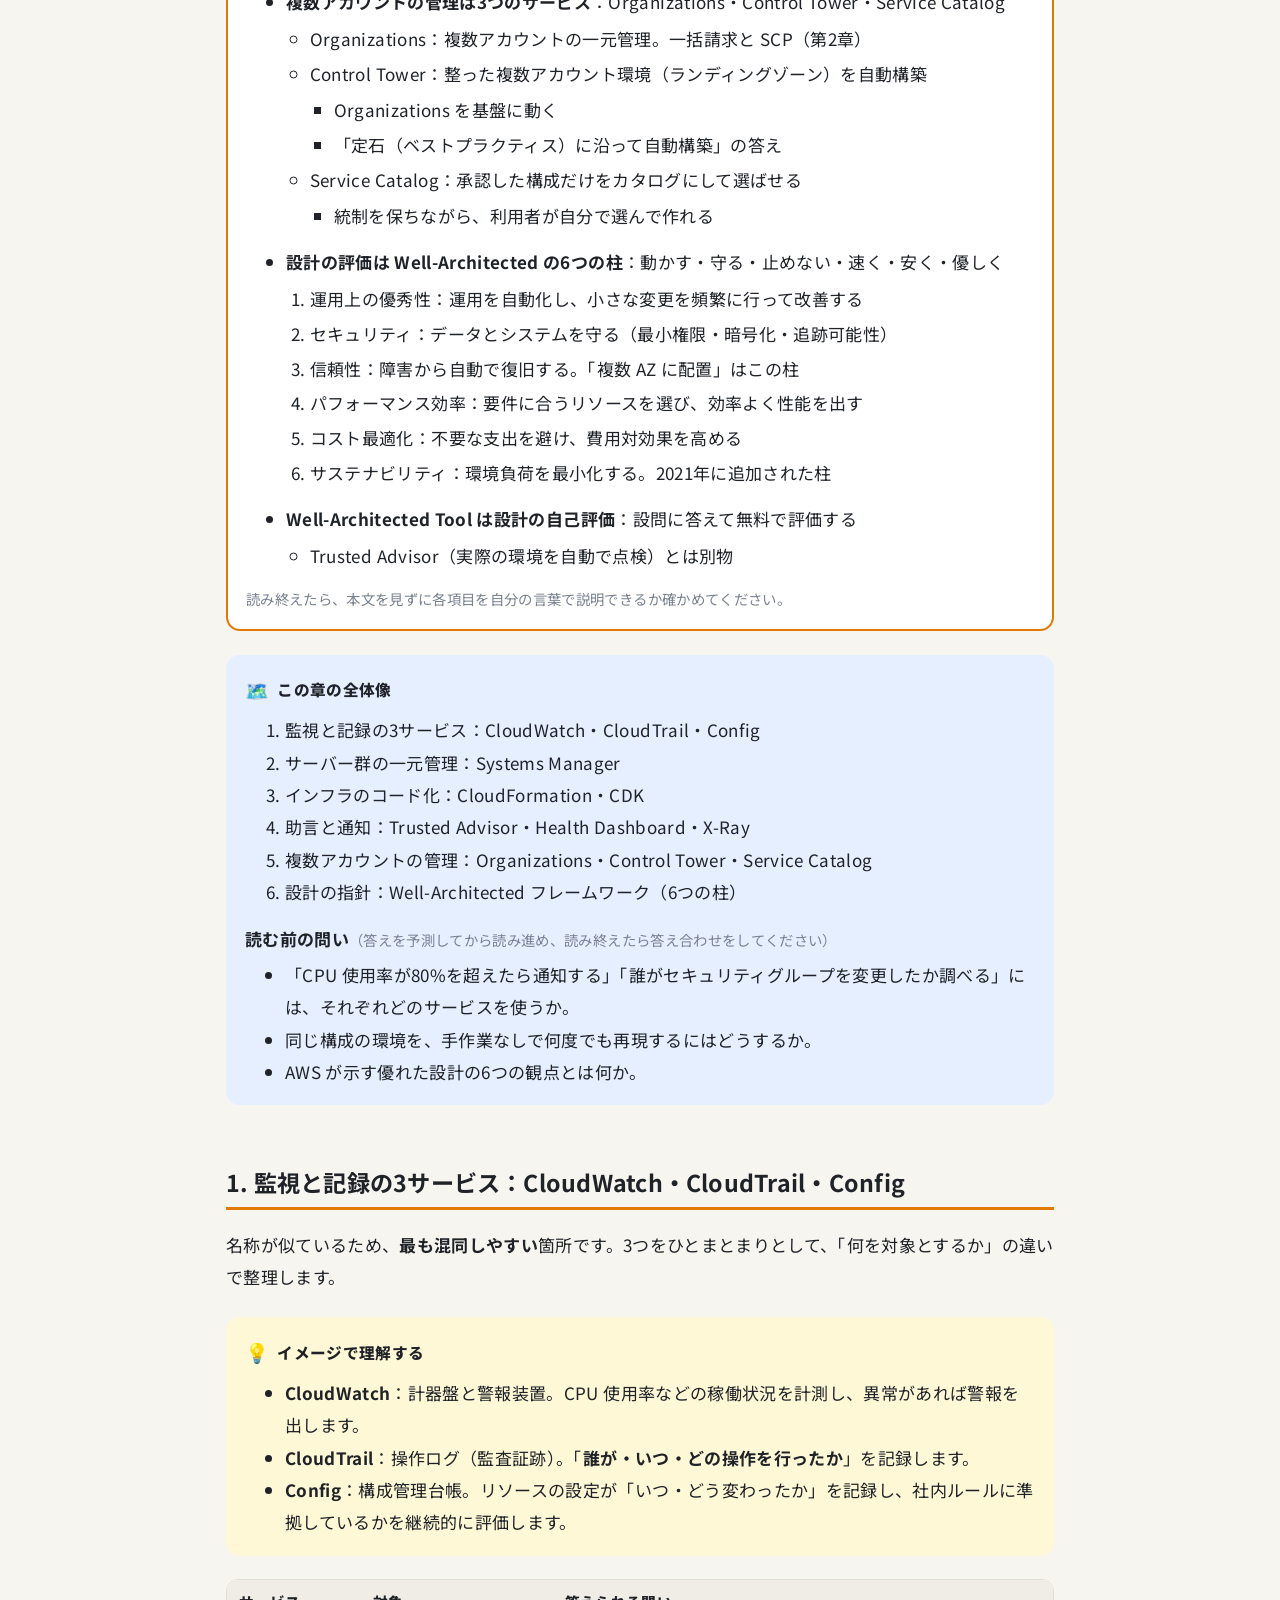
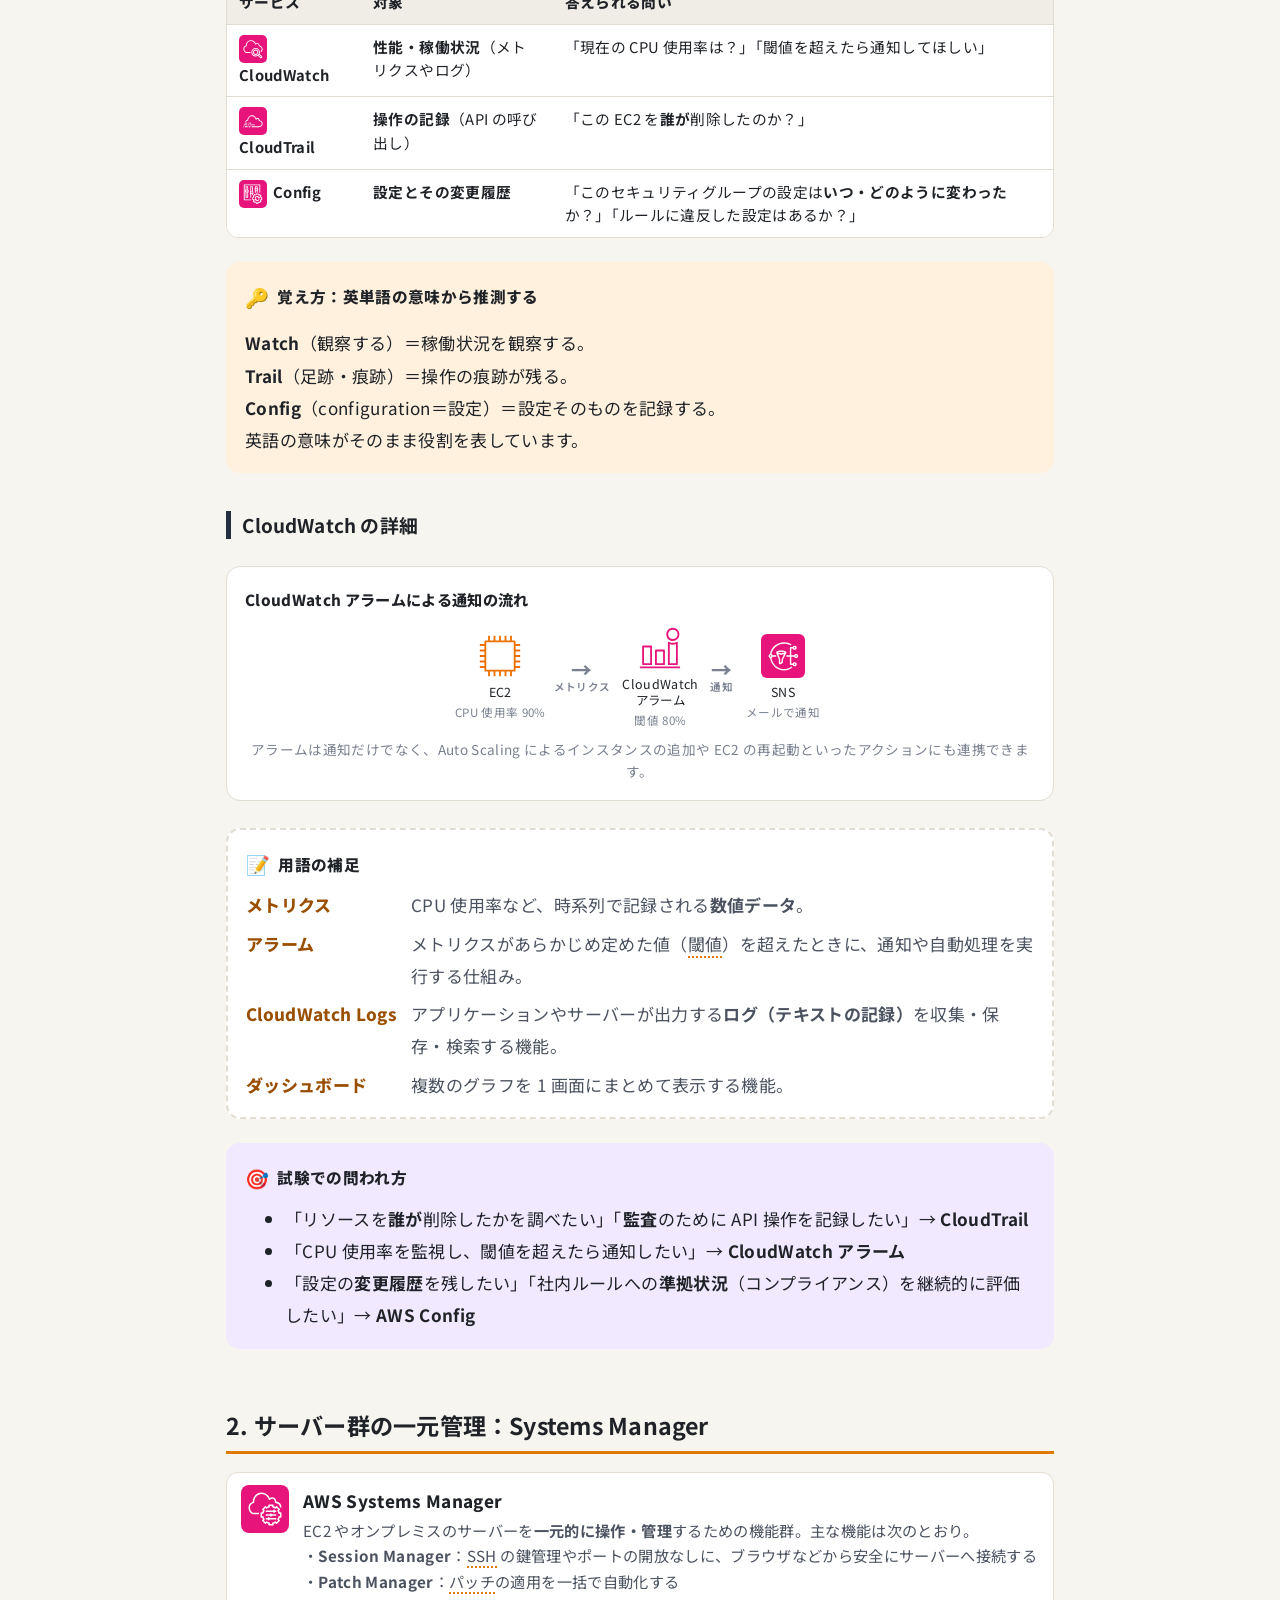
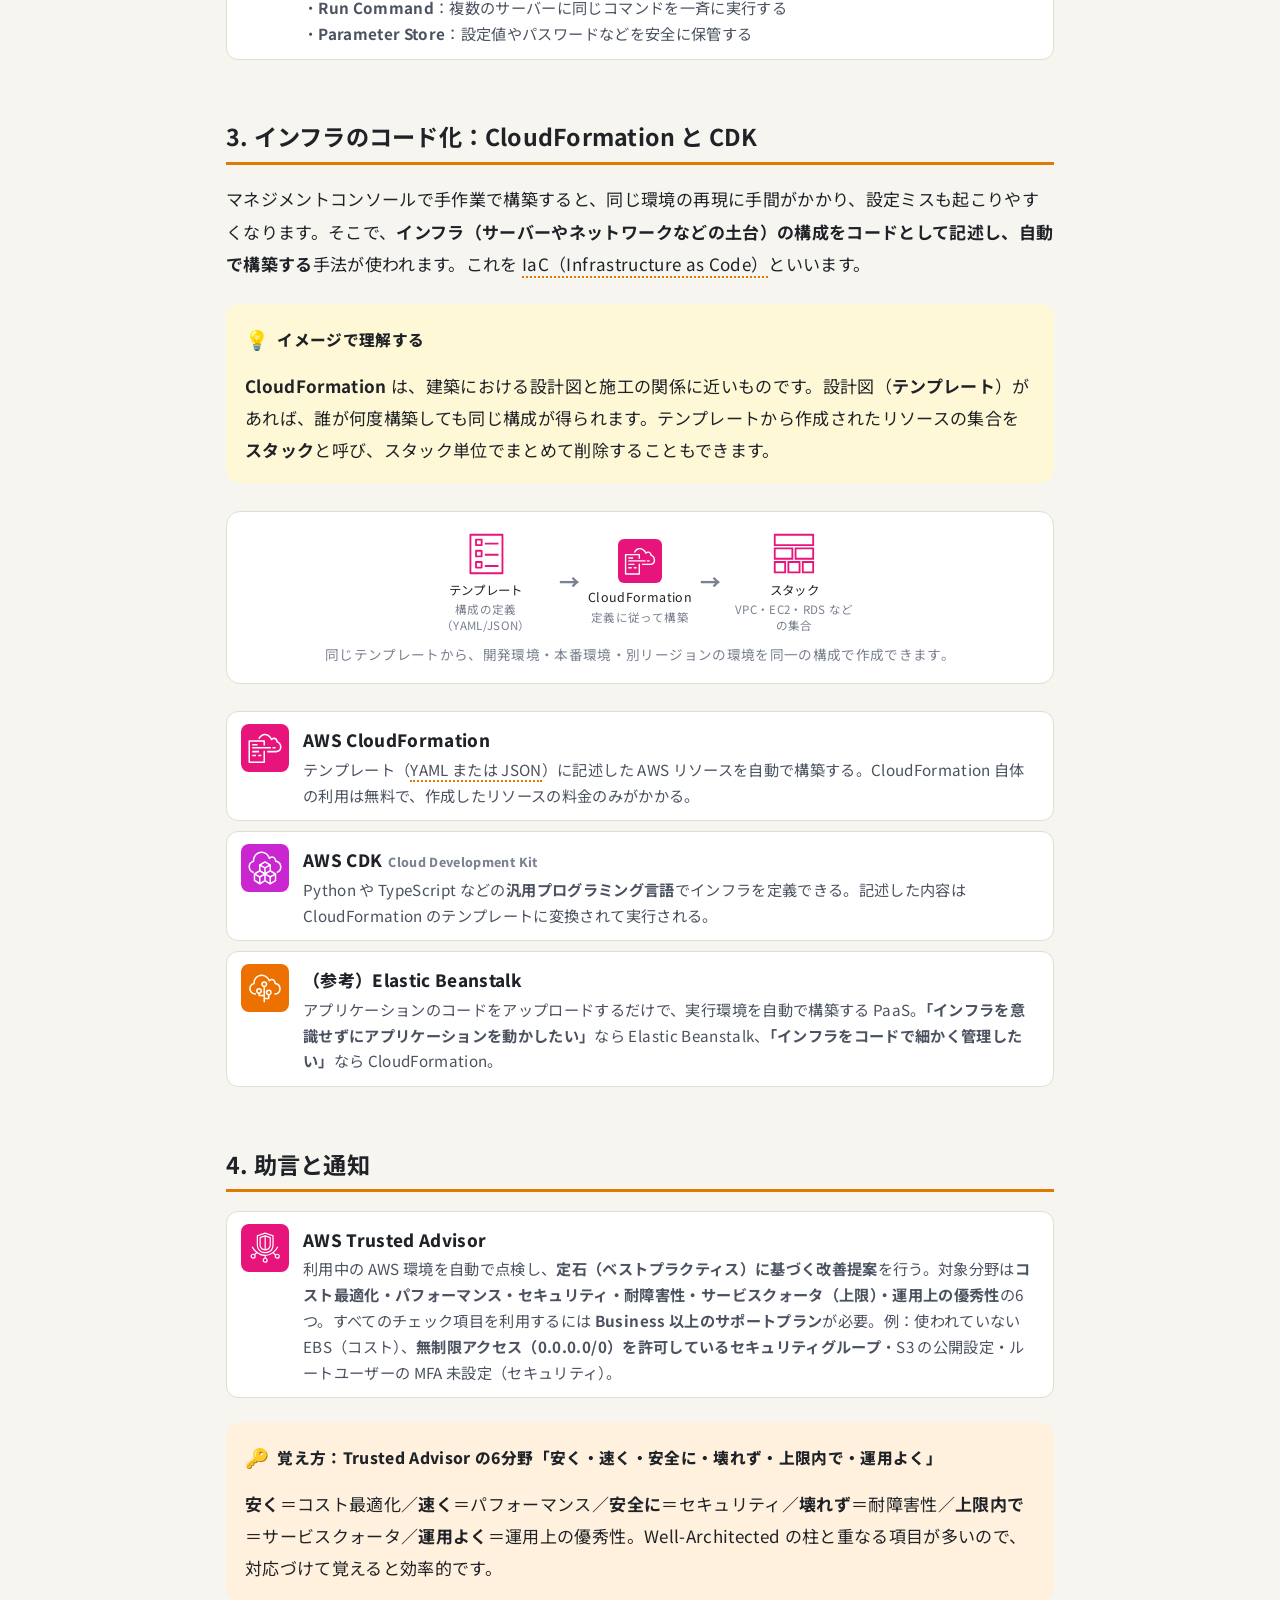
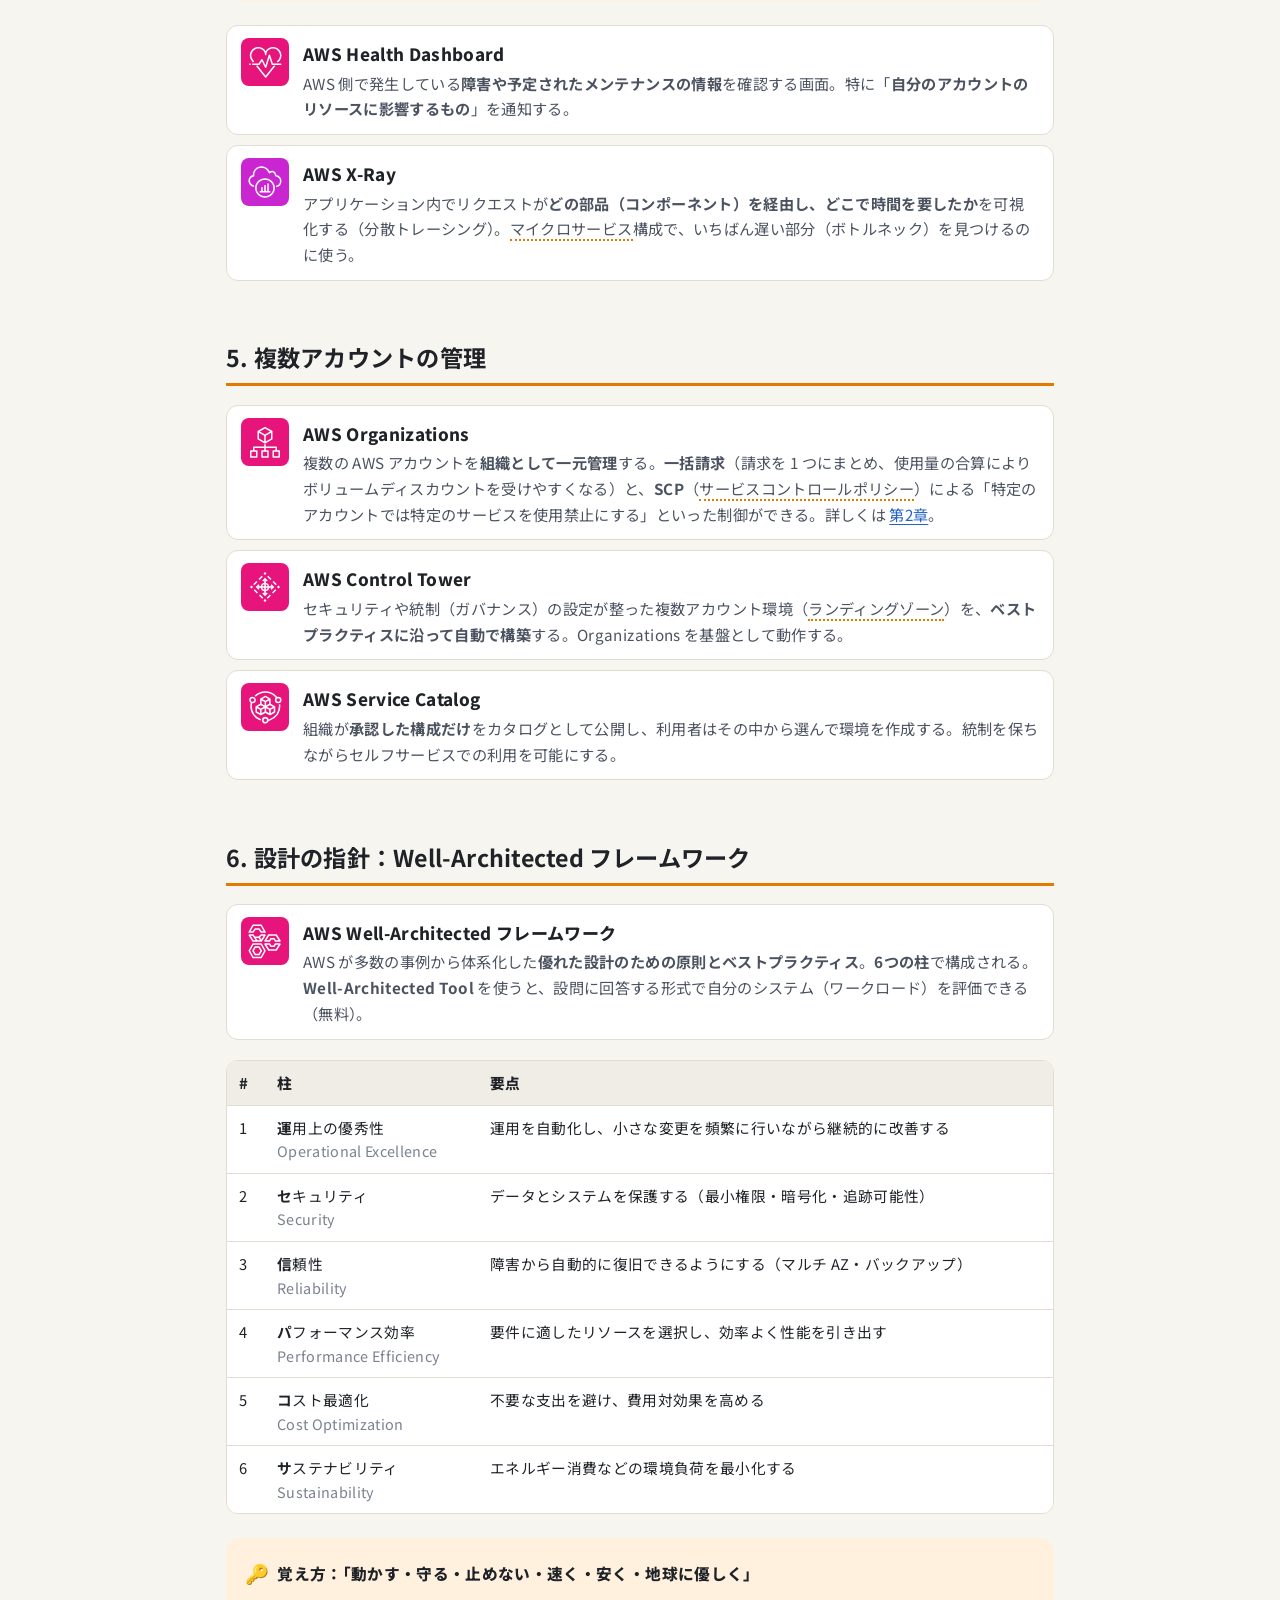
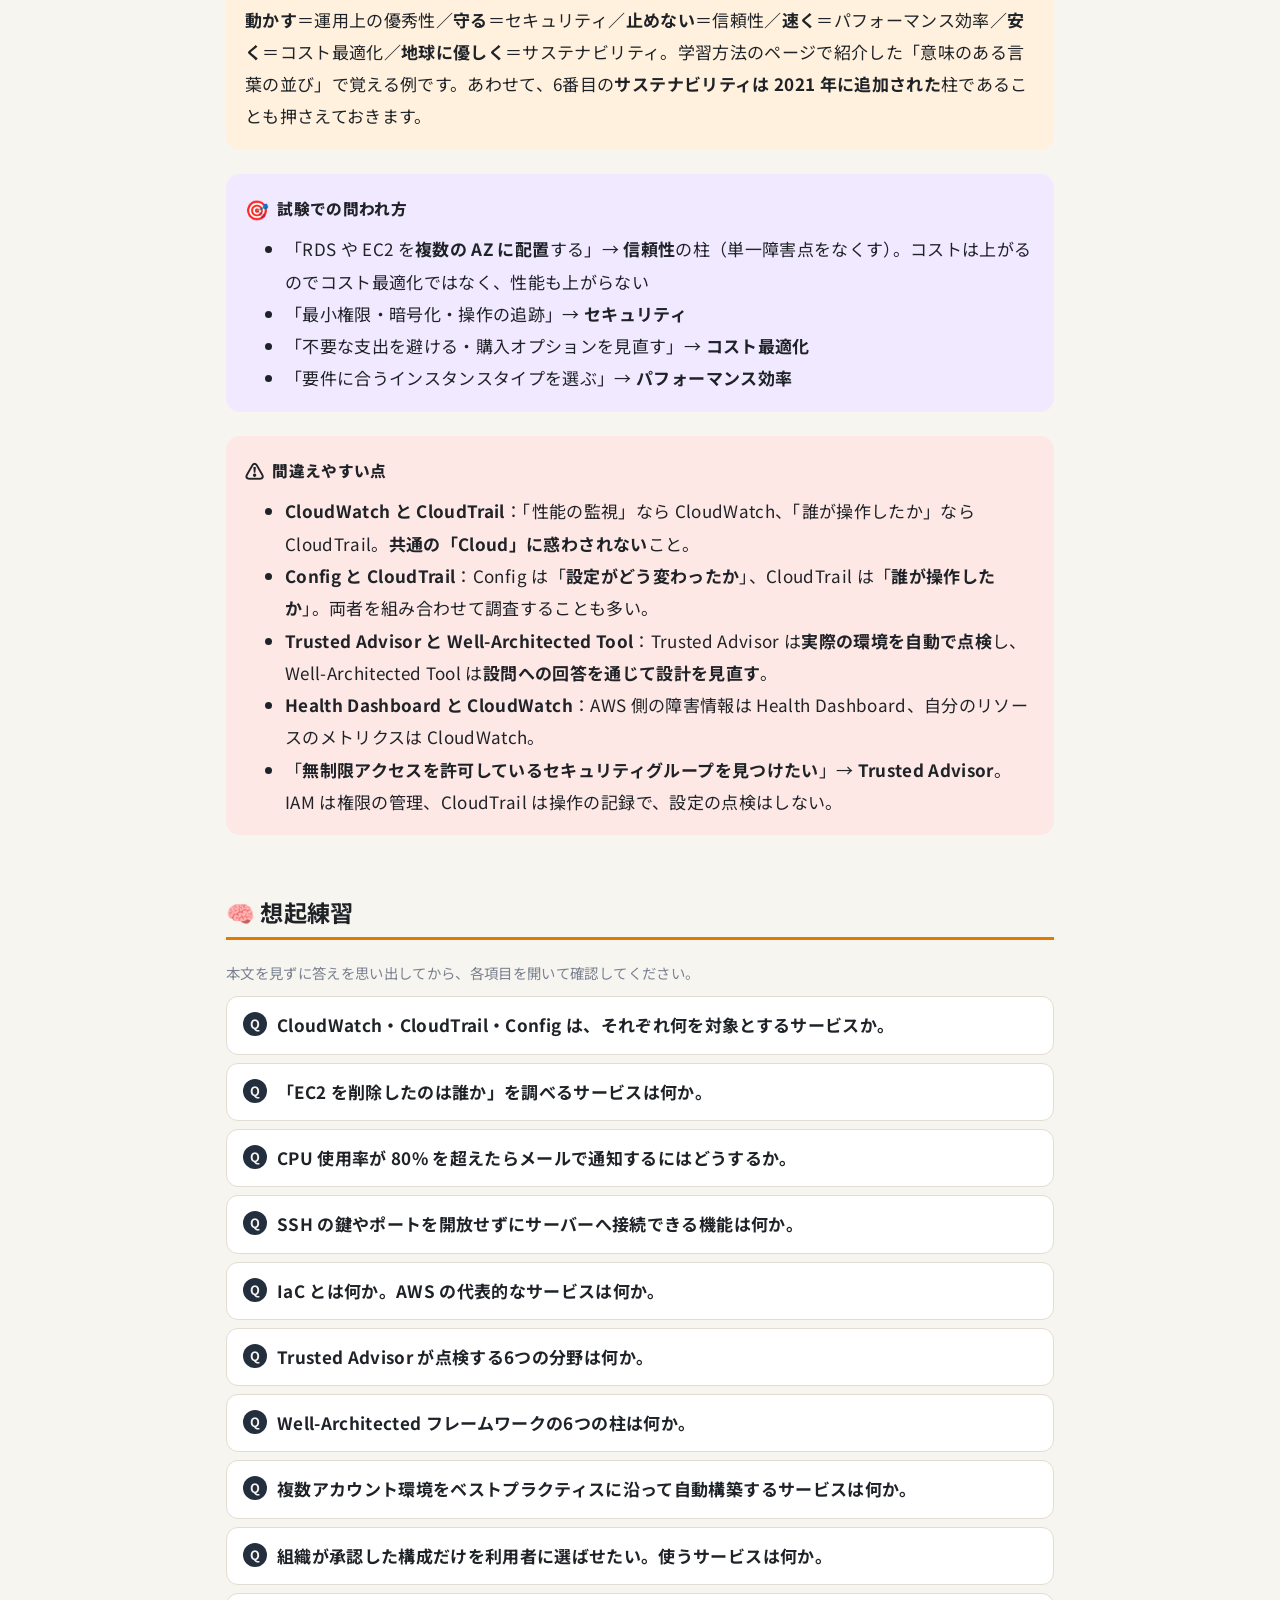
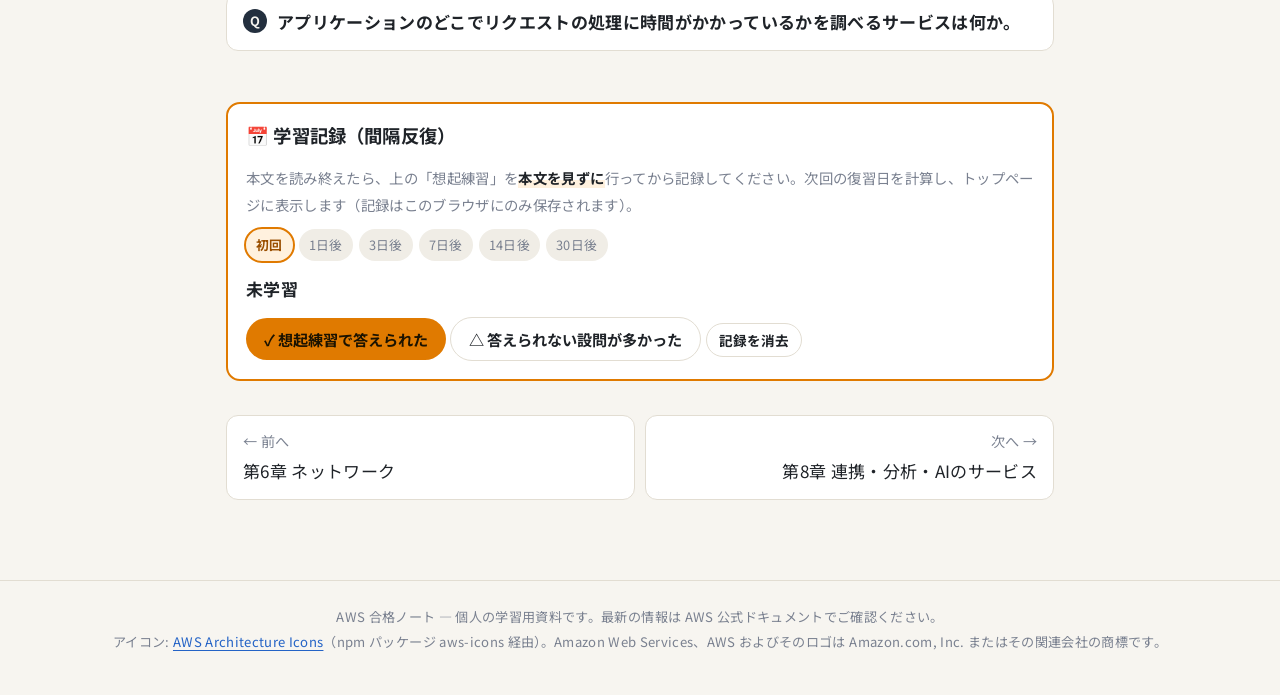
<file: docs/chapters/07-operations.html>
<!doctype html>
<html lang="ja">
<head>
<meta charset="utf-8">
<meta name="viewport" content="width=device-width, initial-scale=1">
<title>監視・運用・自動化 | AWS 合格ノート</title>
<link rel="preconnect" href="https://fonts.googleapis.com">
<link href="https://fonts.googleapis.com/css2?family=Noto+Sans+JP:wght@400;700;800&display=swap" rel="stylesheet">
<link rel="stylesheet" href="../assets/style.css">
</head>
<body data-root="../" data-page="ch07">
<main class="wrap">
<div class="breadcrumb"><a href="../index.html">ホーム</a> › 第7章</div>
<p><span class="badge clf">CLF</span><span class="badge saa">SAA</span></p>
<h1>第7章 監視・運用・自動化</h1>
<p class="lead">システムは構築して終わりではなく、監視・記録・再現といった運用が続きます。監視は CloudWatch、操作の記録は CloudTrail、設定の履歴は Config です。環境の再現は CloudFormation です。設計は Well-Architected の6つの柱で評価します。</p>

<div class="box goal">
  <div class="box-title"><span class="em">🧭</span>この章で理解してほしいこと</div>
  <ul style="margin:0">
    <li><b>CloudWatch は性能、CloudTrail は操作、Config は設定</b>：共通の Cloud に惑わされない
      <ul>
        <li>CloudWatch：メトリクスとログを集めて監視する（計器盤と警報）
          <ul>
          <li>閾値を超えたらアラームで SNS（通知）や Auto Scaling（台数の増減）を動かす</li>
          <li>「CPU 使用率が80%を超えたら通知」の答え</li>
          </ul>
        </li>
        <li>CloudTrail：「誰が・いつ・どの API を呼んだか」を記録する
          <ul>
          <li>「EC2 を誰が削除したか」「監査のために操作を記録」の答え</li>
          </ul>
        </li>
        <li>Config：設定が「いつ・どう変わったか」を記録し、ルール準拠を評価
          <ul>
          <li>「設定の変更履歴」「コンプライアンスの継続評価」の答え</li>
          <li>CloudTrail と組み合わせて調査することも多い</li>
          </ul>
        </li>
        <li>Watch＝観察、Trail＝足跡、Config＝設定。英単語がそのまま役割</li>
      </ul>
    </li>
    <li><b>サーバー群の一括管理は Systems Manager</b>：Session Manager なら鍵もポート開放も不要
      <ul>
        <li>Session Manager：鍵やポート開放なしに、ブラウザから安全に接続する</li>
        <li>Patch Manager：パッチの適用を一括で自動化する</li>
        <li>Run Command：複数のサーバーに同じコマンドを一斉に実行する</li>
        <li>Parameter Store：設定値やパスワードを安全に保管する</li>
      </ul>
    </li>
    <li><b>環境の再現は構成をコードにする（IaC）</b>：CloudFormation か CDK
      <ul>
        <li>手作業の構築は再現に手間がかかり、設定ミスも起きやすい</li>
        <li>CloudFormation：YAML/JSON のテンプレートどおりに自動構築する
          <ul>
          <li>利用は無料。作ったリソースの料金だけかかる</li>
          <li>スタック：テンプレートから作られたリソースの集合。まとめて削除可</li>
          <li>同じテンプレートから開発・本番・別リージョンを同じ構成で作れる</li>
          </ul>
        </li>
        <li>CDK：Python や TypeScript で書き、CloudFormation のテンプレートに変換</li>
        <li>Elastic Beanstalk はコードを渡すと実行環境を自動で用意する PaaS</li>
        <li>インフラをコードで細かく管理したいなら CloudFormation</li>
      </ul>
    </li>
    <li><b>点検は Trusted Advisor、障害情報は Health Dashboard</b>：処理が遅い場所は X-Ray
      <ul>
        <li>Trusted Advisor：環境を自動で点検し、改善点を提案する
          <ul>
          <li>分野は6つ：コスト・性能・安全・壊れにくさ・上限・運用</li>
          <li>全チェックは Business 以上のサポートプラン</li>
          <li>例：全開放（0.0.0.0/0）の SG、S3 の公開、ルートの MFA 無し</li>
          </ul>
        </li>
        <li>Health Dashboard：AWS 側の障害・メンテナンスの情報。自分への影響を通知</li>
        <li>X-Ray：リクエストがどこで時間を使ったかを可視化（分散トレーシング）</li>
        <li>「自分のリソースの数値」は CloudWatch、「AWS 側の障害」は Health Dashboard</li>
      </ul>
    </li>
    <li><b>複数アカウントの管理は3つのサービス</b>：Organizations・Control Tower・Service Catalog
      <ul>
        <li>Organizations：複数アカウントの一元管理。一括請求と SCP（第2章）</li>
        <li>Control Tower：整った複数アカウント環境（ランディングゾーン）を自動構築
          <ul>
          <li>Organizations を基盤に動く</li>
          <li>「定石（ベストプラクティス）に沿って自動構築」の答え</li>
          </ul>
        </li>
        <li>Service Catalog：承認した構成だけをカタログにして選ばせる
          <ul>
          <li>統制を保ちながら、利用者が自分で選んで作れる</li>
          </ul>
        </li>
      </ul>
    </li>
    <li><b>設計の評価は Well-Architected の6つの柱</b>：動かす・守る・止めない・速く・安く・優しく
      <ol>
        <li>運用上の優秀性：運用を自動化し、小さな変更を頻繁に行って改善する</li>
        <li>セキュリティ：データとシステムを守る（最小権限・暗号化・追跡可能性）</li>
        <li>信頼性：障害から自動で復旧する。「複数 AZ に配置」はこの柱</li>
        <li>パフォーマンス効率：要件に合うリソースを選び、効率よく性能を出す</li>
        <li>コスト最適化：不要な支出を避け、費用対効果を高める</li>
        <li>サステナビリティ：環境負荷を最小化する。2021年に追加された柱</li>
      </ol>
    </li>
    <li><b>Well-Architected Tool は設計の自己評価</b>：設問に答えて無料で評価する
      <ul>
        <li>Trusted Advisor（実際の環境を自動で点検）とは別物</li>
      </ul>
    </li>
  </ul>
  <p class="muted" style="margin:.7em 0 0;font-size:.9rem">読み終えたら、本文を見ずに各項目を自分の言葉で説明できるか確かめてください。</p>
</div>

<div class="box map">
  <div class="box-title"><span class="em">🗺️</span>この章の全体像</div>
  <ol style="margin:0">
    <li>監視と記録の3サービス：CloudWatch・CloudTrail・Config</li>
    <li>サーバー群の一元管理：Systems Manager</li>
    <li>インフラのコード化：CloudFormation・CDK</li>
    <li>助言と通知：Trusted Advisor・Health Dashboard・X-Ray</li>
    <li>複数アカウントの管理：Organizations・Control Tower・Service Catalog</li>
    <li>設計の指針：Well-Architected フレームワーク（6つの柱）</li>
  </ol>
  <p style="margin:.9em 0 .2em"><b>読む前の問い</b><small class="muted">（答えを予測してから読み進め、読み終えたら答え合わせをしてください）</small></p>
  <ul style="margin:0">
    <li>「CPU 使用率が80%を超えたら通知する」「誰がセキュリティグループを変更したか調べる」には、それぞれどのサービスを使うか。</li>
    <li>同じ構成の環境を、手作業なしで何度でも再現するにはどうするか。</li>
    <li>AWS が示す優れた設計の6つの観点とは何か。</li>
  </ul>
</div>

<h2>1. 監視と記録の3サービス：CloudWatch・CloudTrail・Config</h2>
<p>名称が似ているため、<b>最も混同しやすい</b>箇所です。3つをひとまとまりとして、「何を対象とするか」の違いで整理します。</p>

<div class="box story">
  <div class="box-title"><span class="em">💡</span>イメージで理解する</div>
  <ul style="margin:0">
    <li><b>CloudWatch</b>：計器盤と警報装置。CPU 使用率などの稼働状況を計測し、異常があれば警報を出します。</li>
    <li><b>CloudTrail</b>：操作ログ（監査証跡）。「<b>誰が・いつ・どの操作を行ったか</b>」を記録します。</li>
    <li><b>Config</b>：構成管理台帳。リソースの設定が「いつ・どう変わったか」を記録し、社内ルールに準拠しているかを継続的に評価します。</li>
  </ul>
</div>

<div class="table-wrap"><table>
  <tr><th>サービス</th><th>対象</th><th>答えられる問い</th></tr>
  <tr><td><img class="ico-s" src="../assets/aws-icons/architecture-service/AmazonCloudWatch.svg" alt=""><b>CloudWatch</b></td><td><b>性能・稼働状況</b>（メトリクスやログ）</td><td>「現在の CPU 使用率は？」「閾値を超えたら通知してほしい」</td></tr>
  <tr><td><img class="ico-s" src="../assets/aws-icons/architecture-service/AWSCloudTrail.svg" alt=""><b>CloudTrail</b></td><td><b>操作の記録</b>（API の呼び出し）</td><td>「この EC2 を<b>誰が</b>削除したのか？」</td></tr>
  <tr><td><img class="ico-s" src="../assets/aws-icons/architecture-service/AWSConfig.svg" alt=""><b>Config</b></td><td><b>設定とその変更履歴</b></td><td>「このセキュリティグループの設定は<b>いつ・どのように変わった</b>か？」「ルールに違反した設定はあるか？」</td></tr>
</table></div>

<div class="box hook">
  <div class="box-title"><span class="em">🔑</span>覚え方：英単語の意味から推測する</div>
  <p><b>Watch</b>（観察する）＝稼働状況を観察する。<br><b>Trail</b>（足跡・痕跡）＝操作の痕跡が残る。<br><b>Config</b>（configuration＝設定）＝設定そのものを記録する。<br>英語の意味がそのまま役割を表しています。</p>
</div>

<h3>CloudWatch の詳細</h3>
<div class="diagram">
  <div class="dtitle">CloudWatch アラームによる通知の流れ</div>
  <div class="flow wrap-ok mobile-col">
    <div class="node"><img src="../assets/aws-icons/resource/AmazonEC2Instance.svg" alt="">EC2<small>CPU 使用率 90%</small></div>
    <div class="arr">→<small>メトリクス</small></div>
    <div class="node"><img src="../assets/aws-icons/resource/AmazonCloudWatchAlarm.svg" alt="">CloudWatch<br>アラーム<small>閾値 80%</small></div>
    <div class="arr">→<small>通知</small></div>
    <div class="node"><img src="../assets/aws-icons/architecture-service/AmazonSimpleNotificationService.svg" alt="">SNS<small>メールで通知</small></div>
  </div>
  <div class="cap">アラームは通知だけでなく、Auto Scaling によるインスタンスの追加や EC2 の再起動といったアクションにも連携できます。</div>
</div>
<div class="box kotoba">
  <div class="box-title"><span class="em">📝</span>用語の補足</div>
  <dl class="words">
    <dt>メトリクス</dt><dd>CPU 使用率など、時系列で記録される<b>数値データ</b>。</dd>
    <dt>アラーム</dt><dd>メトリクスがあらかじめ定めた値（<span class="term" data-tip="閾値（しきいち）：動作を切り替える基準となる境界値。この値を超えたら通知する、などと設定する。">閾値</span>）を超えたときに、通知や自動処理を実行する仕組み。</dd>
    <dt>CloudWatch Logs</dt><dd>アプリケーションやサーバーが出力する<b>ログ（テキストの記録）</b>を収集・保存・検索する機能。</dd>
    <dt>ダッシュボード</dt><dd>複数のグラフを 1 画面にまとめて表示する機能。</dd>
  </dl>
</div>

<div class="box exam">
  <div class="box-title"><span class="em">🎯</span>試験での問われ方</div>
  <ul style="margin:0">
    <li>「リソースを<b>誰が</b>削除したかを調べたい」「<b>監査</b>のために API 操作を記録したい」→ <b>CloudTrail</b></li>
    <li>「CPU 使用率を監視し、閾値を超えたら通知したい」→ <b>CloudWatch アラーム</b></li>
    <li>「設定の<b>変更履歴</b>を残したい」「社内ルールへの<b>準拠状況</b>（コンプライアンス）を継続的に評価したい」→ <b>AWS Config</b></li>
  </ul>
</div>

<h2>2. サーバー群の一元管理：Systems Manager</h2>
<div class="svc"><img src="../assets/aws-icons/architecture-service/AWSSystemsManager.svg" alt=""><div><div class="name">AWS Systems Manager</div><div class="one">EC2 やオンプレミスのサーバーを<b>一元的に操作・管理</b>するための機能群。主な機能は次のとおり。<br>・<b>Session Manager</b>：<span class="term" data-tip="SSH（Secure Shell）：ネットワーク越しにサーバーへ安全にログインして操作するためのプロトコル。通常は鍵ペアとポート 22 番を使う。">SSH</span> の鍵管理やポートの開放なしに、ブラウザなどから安全にサーバーへ接続する<br>・<b>Patch Manager</b>：<span class="term" data-tip="パッチ：ソフトウェアの不具合や脆弱性を修正するための更新プログラム。">パッチ</span>の適用を一括で自動化する<br>・<b>Run Command</b>：複数のサーバーに同じコマンドを一斉に実行する<br>・<b>Parameter Store</b>：設定値やパスワードなどを安全に保管する</div></div></div>

<h2>3. インフラのコード化：CloudFormation と CDK</h2>
<p>マネジメントコンソールで手作業で構築すると、同じ環境の再現に手間がかかり、設定ミスも起こりやすくなります。そこで、<b>インフラ（サーバーやネットワークなどの土台）の構成をコードとして記述し、自動で構築する</b>手法が使われます。これを <span class="term" data-tip="IaC（Infrastructure as Code）：サーバーやネットワークなどのインフラ構成をコードで記述し、バージョン管理や自動構築を可能にする手法。">IaC（Infrastructure as Code）</span>といいます。</p>

<div class="box story">
  <div class="box-title"><span class="em">💡</span>イメージで理解する</div>
  <p><b>CloudFormation</b> は、建築における設計図と施工の関係に近いものです。設計図（<b>テンプレート</b>）があれば、誰が何度構築しても同じ構成が得られます。テンプレートから作成されたリソースの集合を<b>スタック</b>と呼び、スタック単位でまとめて削除することもできます。</p>
</div>

<div class="diagram">
  <div class="flow wrap-ok mobile-col">
    <div class="node"><img src="../assets/aws-icons/resource/AWSCloudFormationTemplate.svg" alt="">テンプレート<small>構成の定義（YAML/JSON）</small></div>
    <div class="arr">→</div>
    <div class="node"><img src="../assets/aws-icons/architecture-service/AWSCloudFormation.svg" alt="">CloudFormation<small>定義に従って構築</small></div>
    <div class="arr">→</div>
    <div class="node"><img src="../assets/aws-icons/resource/AWSCloudFormationStack.svg" alt="">スタック<small>VPC・EC2・RDS などの集合</small></div>
  </div>
  <div class="cap">同じテンプレートから、開発環境・本番環境・別リージョンの環境を同一の構成で作成できます。</div>
</div>

<div class="svc"><img src="../assets/aws-icons/architecture-service/AWSCloudFormation.svg" alt=""><div><div class="name">AWS CloudFormation</div><div class="one">テンプレート（<span class="term" data-tip="YAML / JSON：構造化されたデータを記述するためのテキスト形式。人間にも機械にも読みやすい。">YAML または JSON</span>）に記述した AWS リソースを自動で構築する。CloudFormation 自体の利用は無料で、作成したリソースの料金のみがかかる。</div></div></div>
<div class="svc"><img src="../assets/aws-icons/architecture-service/AWSCloudDevelopmentKit.svg" alt=""><div><div class="name">AWS CDK<span class="yomi">Cloud Development Kit</span></div><div class="one">Python や TypeScript などの<b>汎用プログラミング言語</b>でインフラを定義できる。記述した内容は CloudFormation のテンプレートに変換されて実行される。</div></div></div>
<div class="svc"><img src="../assets/aws-icons/architecture-service/AWSElasticBeanstalk.svg" alt=""><div><div class="name">（参考）Elastic Beanstalk</div><div class="one">アプリケーションのコードをアップロードするだけで、実行環境を自動で構築する PaaS。<b>「インフラを意識せずにアプリケーションを動かしたい」</b>なら Elastic Beanstalk、<b>「インフラをコードで細かく管理したい」</b>なら CloudFormation。</div></div></div>

<h2>4. 助言と通知</h2>
<div class="svc"><img src="../assets/aws-icons/architecture-service/AWSTrustedAdvisor.svg" alt=""><div><div class="name">AWS Trusted Advisor</div><div class="one">利用中の AWS 環境を自動で点検し、<b>定石（ベストプラクティス）に基づく改善提案</b>を行う。対象分野は<b>コスト最適化・パフォーマンス・セキュリティ・耐障害性・サービスクォータ（上限）・運用上の優秀性</b>の6つ。すべてのチェック項目を利用するには <b>Business 以上のサポートプラン</b>が必要。例：使われていない EBS（コスト）、<b>無制限アクセス（0.0.0.0/0）を許可しているセキュリティグループ</b>・S3 の公開設定・ルートユーザーの MFA 未設定（セキュリティ）。</div></div></div>
<div class="box hook">
  <div class="box-title"><span class="em">🔑</span>覚え方：Trusted Advisor の6分野「安く・速く・安全に・壊れず・上限内で・運用よく」</div>
  <p><b>安く</b>＝コスト最適化／<b>速く</b>＝パフォーマンス／<b>安全に</b>＝セキュリティ／<b>壊れず</b>＝耐障害性／<b>上限内で</b>＝サービスクォータ／<b>運用よく</b>＝運用上の優秀性。Well-Architected の柱と重なる項目が多いので、対応づけて覚えると効率的です。</p>
</div>
<div class="svc"><img src="../assets/aws-icons/architecture-service/AWSHealthDashboard.svg" alt=""><div><div class="name">AWS Health Dashboard</div><div class="one">AWS 側で発生している<b>障害や予定されたメンテナンスの情報</b>を確認する画面。特に「<b>自分のアカウントのリソースに影響するもの</b>」を通知する。</div></div></div>
<div class="svc"><img src="../assets/aws-icons/architecture-service/AWSXRay.svg" alt=""><div><div class="name">AWS X-Ray</div><div class="one">アプリケーション内でリクエストが<b>どの部品（コンポーネント）を経由し、どこで時間を要したか</b>を可視化する（分散トレーシング）。<span class="term" data-tip="マイクロサービス：1 つのアプリケーションを、独立して開発・デプロイできる小さなサービスの集合として構成する設計手法。">マイクロサービス</span>構成で、いちばん遅い部分（ボトルネック）を見つけるのに使う。</div></div></div>

<h2>5. 複数アカウントの管理</h2>
<div class="svc"><img src="../assets/aws-icons/architecture-service/AWSOrganizations.svg" alt=""><div><div class="name">AWS Organizations</div><div class="one">複数の AWS アカウントを<b>組織として一元管理</b>する。<b>一括請求</b>（請求を 1 つにまとめ、使用量の合算によりボリュームディスカウントを受けやすくなる）と、<b>SCP</b>（<span class="term" data-tip="SCP（サービスコントロールポリシー）：Organizations で、各アカウントに許可される操作の上限を定めるポリシー。">サービスコントロールポリシー</span>）による「特定のアカウントでは特定のサービスを使用禁止にする」といった制御ができる。詳しくは <a href="02-security-iam.html">第2章</a>。</div></div></div>
<div class="svc"><img src="../assets/aws-icons/architecture-service/AWSControlTower.svg" alt=""><div><div class="name">AWS Control Tower</div><div class="one">セキュリティや統制（ガバナンス）の設定が整った複数アカウント環境（<span class="term" data-tip="ランディングゾーン：セキュリティやログ収集などの基本設定があらかじめ整備された、マルチアカウント環境の土台。">ランディングゾーン</span>）を、<b>ベストプラクティスに沿って自動で構築</b>する。Organizations を基盤として動作する。</div></div></div>
<div class="svc"><img src="../assets/aws-icons/architecture-service/AWSServiceCatalog.svg" alt=""><div><div class="name">AWS Service Catalog</div><div class="one">組織が<b>承認した構成だけ</b>をカタログとして公開し、利用者はその中から選んで環境を作成する。統制を保ちながらセルフサービスでの利用を可能にする。</div></div></div>

<h2>6. 設計の指針：Well-Architected フレームワーク</h2>
<div class="svc"><img src="../assets/aws-icons/architecture-service/AWSWellArchitectedTool.svg" alt=""><div><div class="name">AWS Well-Architected フレームワーク</div><div class="one">AWS が多数の事例から体系化した<b>優れた設計のための原則とベストプラクティス</b>。<b>6つの柱</b>で構成される。<b>Well-Architected Tool</b> を使うと、設問に回答する形式で自分のシステム（ワークロード）を評価できる（無料）。</div></div></div>

<div class="table-wrap"><table>
  <tr><th>#</th><th>柱</th><th>要点</th></tr>
  <tr><td>1</td><td><b>運</b>用上の優秀性<br><small class="muted">Operational Excellence</small></td><td>運用を自動化し、小さな変更を頻繁に行いながら継続的に改善する</td></tr>
  <tr><td>2</td><td><b>セ</b>キュリティ<br><small class="muted">Security</small></td><td>データとシステムを保護する（最小権限・暗号化・追跡可能性）</td></tr>
  <tr><td>3</td><td><b>信</b>頼性<br><small class="muted">Reliability</small></td><td>障害から自動的に復旧できるようにする（マルチ AZ・バックアップ）</td></tr>
  <tr><td>4</td><td><b>パ</b>フォーマンス効率<br><small class="muted">Performance Efficiency</small></td><td>要件に適したリソースを選択し、効率よく性能を引き出す</td></tr>
  <tr><td>5</td><td><b>コ</b>スト最適化<br><small class="muted">Cost Optimization</small></td><td>不要な支出を避け、費用対効果を高める</td></tr>
  <tr><td>6</td><td><b>サ</b>ステナビリティ<br><small class="muted">Sustainability</small></td><td>エネルギー消費などの環境負荷を最小化する</td></tr>
</table></div>
<div class="box hook">
  <div class="box-title"><span class="em">🔑</span>覚え方：「動かす・守る・止めない・速く・安く・地球に優しく」</div>
  <p><b>動かす</b>＝運用上の優秀性／<b>守る</b>＝セキュリティ／<b>止めない</b>＝信頼性／<b>速く</b>＝パフォーマンス効率／<b>安く</b>＝コスト最適化／<b>地球に優しく</b>＝サステナビリティ。学習方法のページで紹介した「意味のある言葉の並び」で覚える例です。あわせて、6番目の<b>サステナビリティは 2021 年に追加された</b>柱であることも押さえておきます。</p>
</div>
<div class="box exam">
  <div class="box-title"><span class="em">🎯</span>試験での問われ方</div>
  <ul style="margin:0">
    <li>「RDS や EC2 を<b>複数の AZ に配置</b>する」→ <b>信頼性</b>の柱（単一障害点をなくす）。コストは上がるのでコスト最適化ではなく、性能も上がらない</li>
    <li>「最小権限・暗号化・操作の追跡」→ <b>セキュリティ</b></li>
    <li>「不要な支出を避ける・購入オプションを見直す」→ <b>コスト最適化</b></li>
    <li>「要件に合うインスタンスタイプを選ぶ」→ <b>パフォーマンス効率</b></li>
  </ul>
</div>

<div class="box warn">
  <div class="box-title"><span class="em">⚠️</span>間違えやすい点</div>
  <ul style="margin:0">
    <li><b>CloudWatch と CloudTrail</b>：「性能の監視」なら CloudWatch、「誰が操作したか」なら CloudTrail。<b>共通の「Cloud」に惑わされない</b>こと。</li>
    <li><b>Config と CloudTrail</b>：Config は「<b>設定がどう変わったか</b>」、CloudTrail は「<b>誰が操作したか</b>」。両者を組み合わせて調査することも多い。</li>
    <li><b>Trusted Advisor と Well-Architected Tool</b>：Trusted Advisor は<b>実際の環境を自動で点検</b>し、Well-Architected Tool は<b>設問への回答を通じて設計を見直す</b>。</li>
    <li><b>Health Dashboard と CloudWatch</b>：AWS 側の障害情報は Health Dashboard、自分のリソースのメトリクスは CloudWatch。</li>
    <li>「<b>無制限アクセスを許可しているセキュリティグループを見つけたい</b>」→ <b>Trusted Advisor</b>。IAM は権限の管理、CloudTrail は操作の記録で、設定の点検はしない。</li>
  </ul>
</div>

<div class="recall">
  <h2>🧠 想起練習</h2>
  <p class="muted">本文を見ずに答えを思い出してから、各項目を開いて確認してください。</p>
  <details class="q"><summary>CloudWatch・CloudTrail・Config は、それぞれ何を対象とするサービスか。</summary><div class="a">CloudWatch＝性能・稼働状況の監視（メトリクス・ログ・アラーム）、CloudTrail＝誰が・いつ・何をしたかという API 操作の記録、Config＝リソース設定の変更履歴とルールへの準拠評価。</div></details>
  <details class="q"><summary>「EC2 を削除したのは誰か」を調べるサービスは何か。</summary><div class="a">AWS CloudTrail。</div></details>
  <details class="q"><summary>CPU 使用率が 80% を超えたらメールで通知するにはどうするか。</summary><div class="a">CloudWatch のメトリクスにアラームを設定し、SNS でメール通知する。</div></details>
  <details class="q"><summary>SSH の鍵やポートを開放せずにサーバーへ接続できる機能は何か。</summary><div class="a">Systems Manager の Session Manager。</div></details>
  <details class="q"><summary>IaC とは何か。AWS の代表的なサービスは何か。</summary><div class="a">インフラの構成をコードで記述し、自動で構築・管理する手法。CloudFormation（テンプレート）と CDK（汎用プログラミング言語で記述）。</div></details>
  <details class="q"><summary>Trusted Advisor が点検する6つの分野は何か。</summary><div class="a">コスト最適化・パフォーマンス・セキュリティ・耐障害性・サービスクォータ（上限）・運用上の優秀性（安く・速く・安全に・壊れず・上限内で・運用よく）。</div></details>
  <details class="q"><summary>Well-Architected フレームワークの6つの柱は何か。</summary><div class="a">運用上の優秀性・セキュリティ・信頼性・パフォーマンス効率・コスト最適化・サステナビリティ（動かす・守る・止めない・速く・安く・地球に優しく）。</div></details>
  <details class="q"><summary>複数アカウント環境をベストプラクティスに沿って自動構築するサービスは何か。</summary><div class="a">AWS Control Tower。</div></details>
  <details class="q"><summary>組織が承認した構成だけを利用者に選ばせたい。使うサービスは何か。</summary><div class="a">AWS Service Catalog。</div></details>
  <details class="q"><summary>アプリケーションのどこでリクエストの処理に時間がかかっているかを調べるサービスは何か。</summary><div class="a">AWS X-Ray。</div></details>
</div>

<div id="study-log"></div>
<nav id="pager"></nav>
</main>
<script src="../assets/site.js"></script>
</body>
</html>
</file>
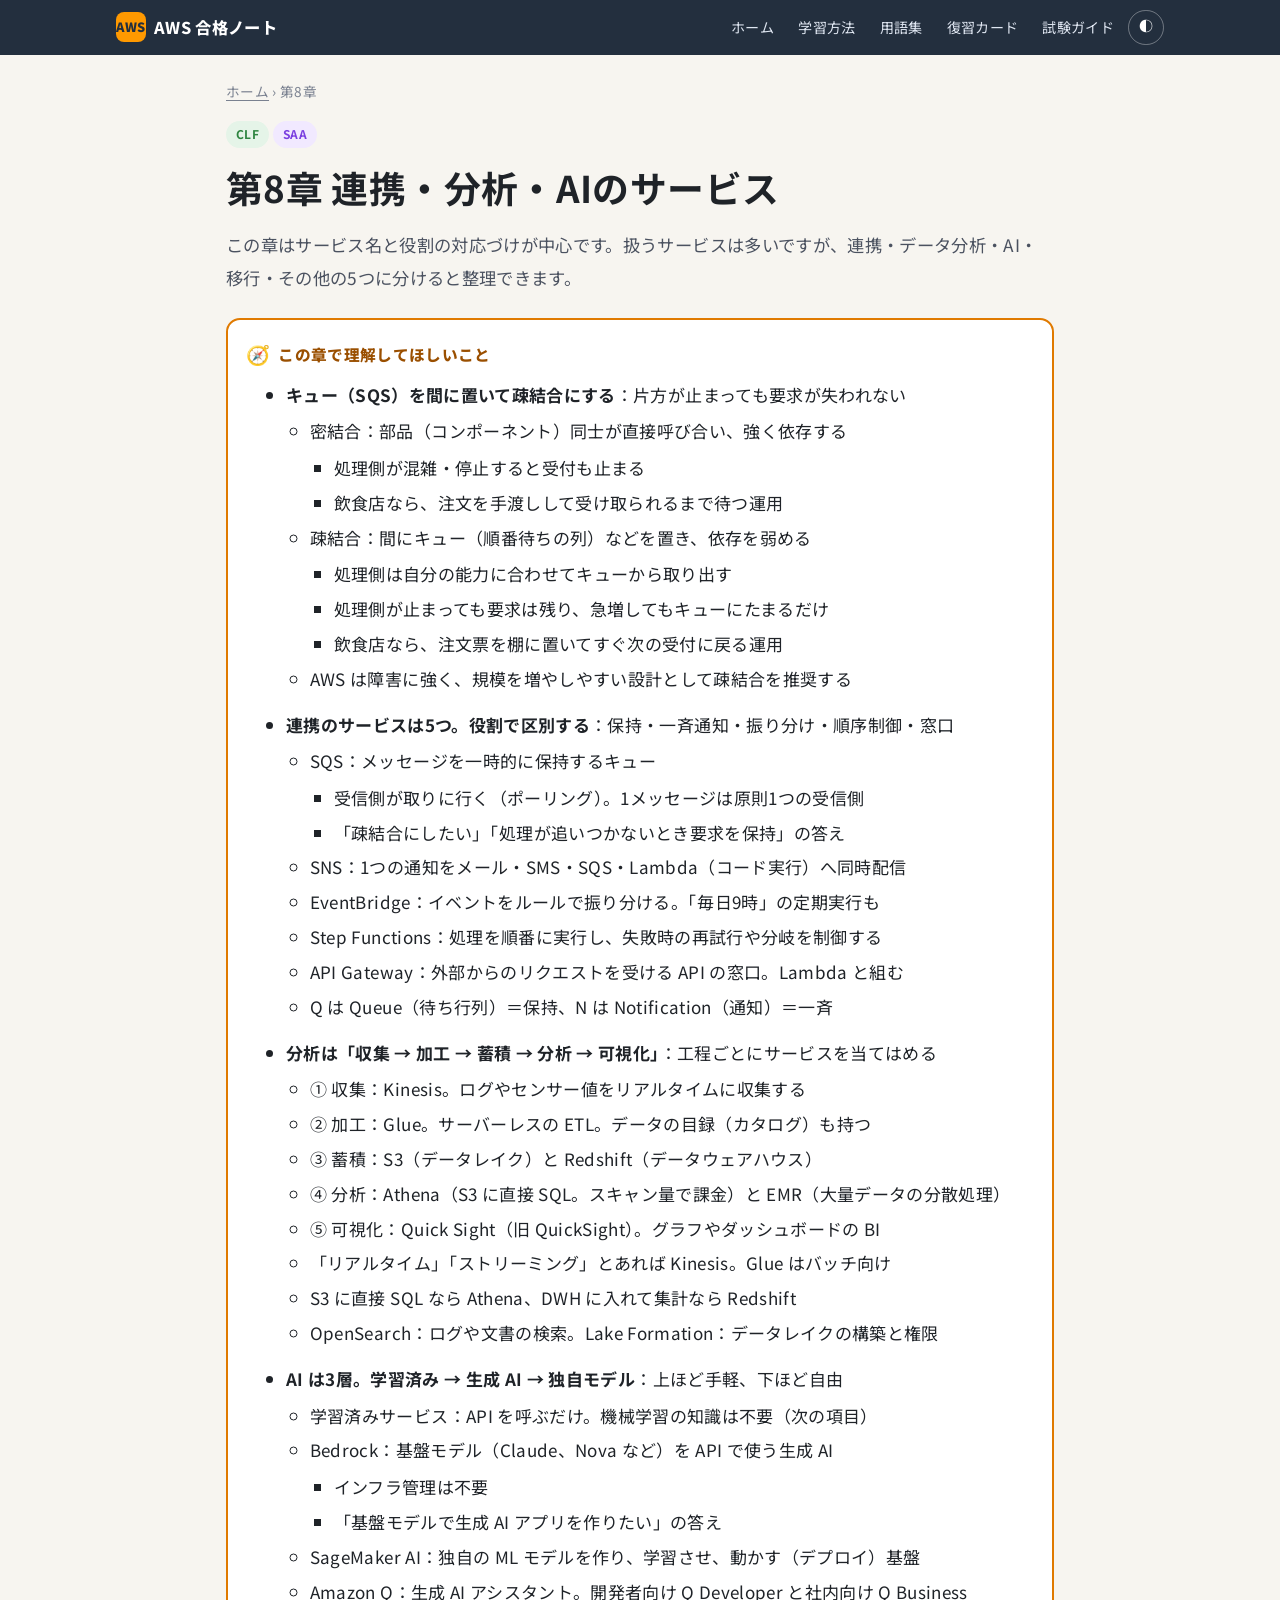
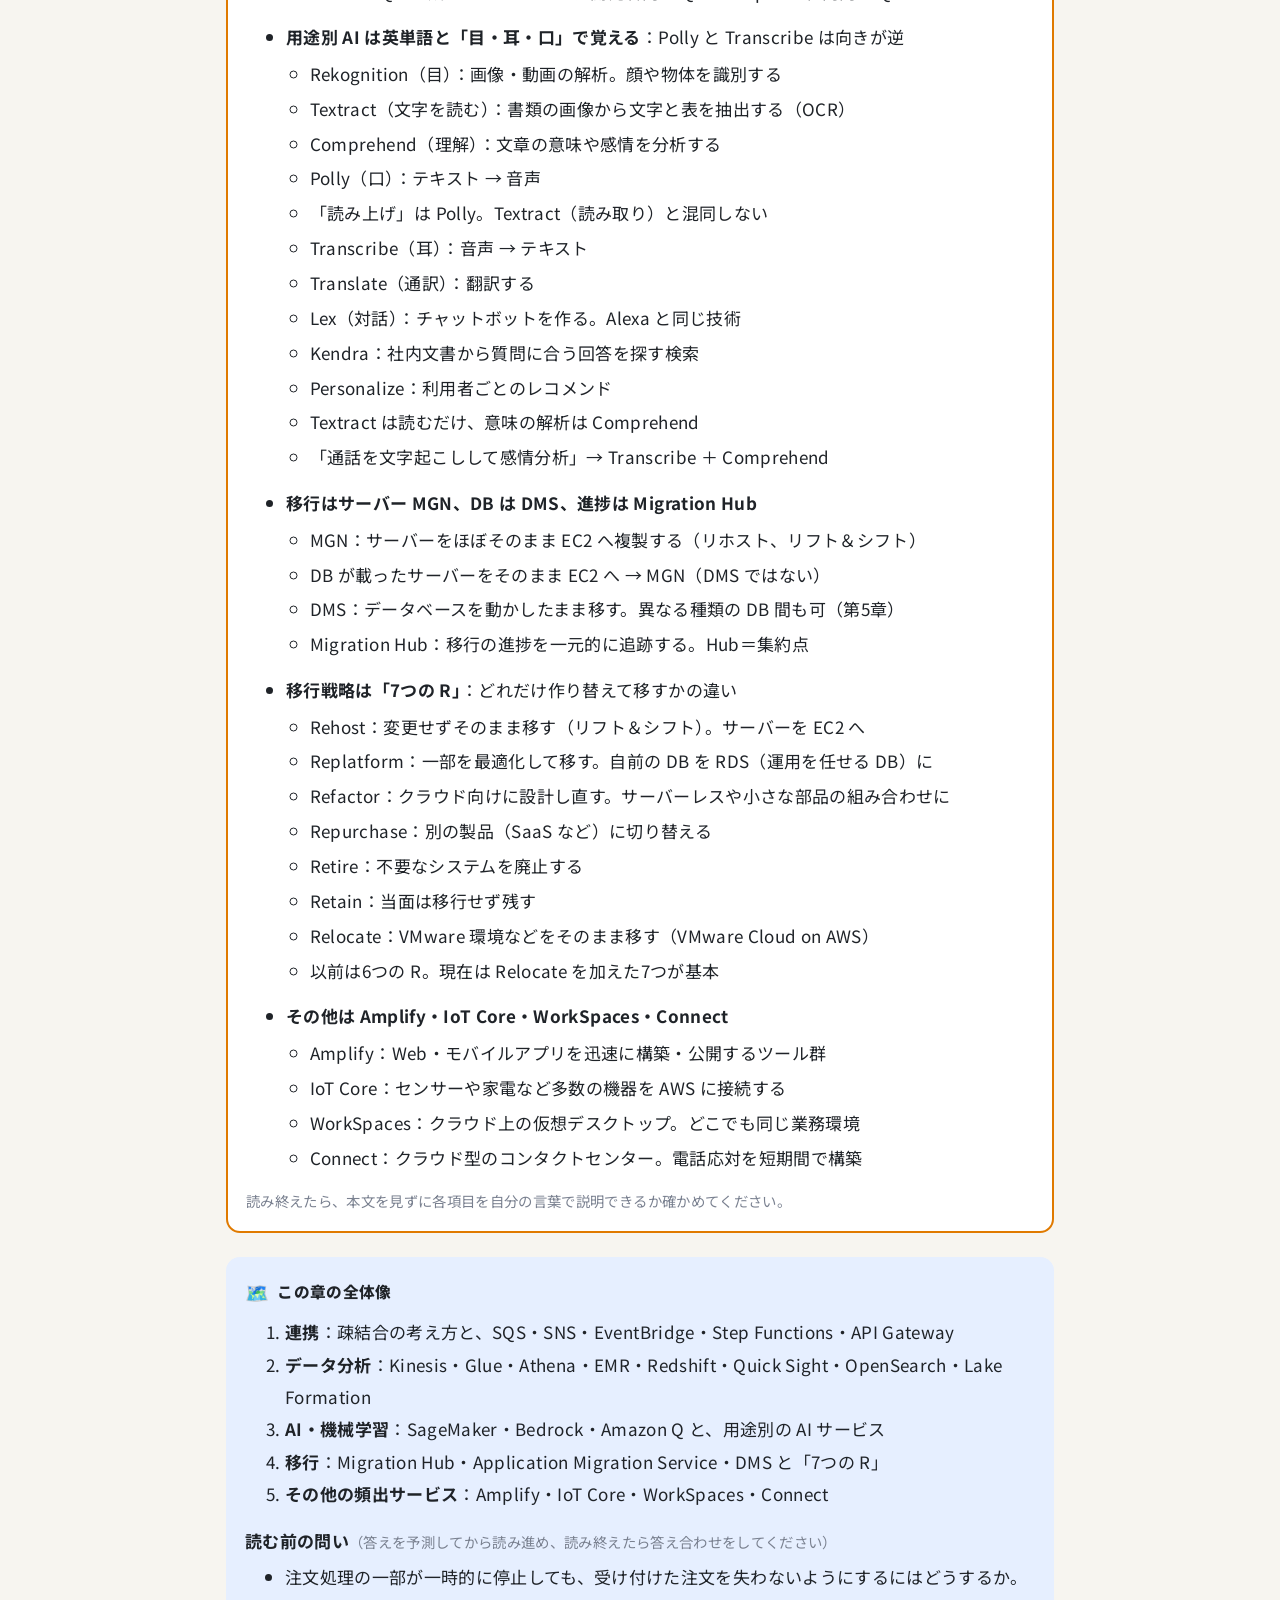
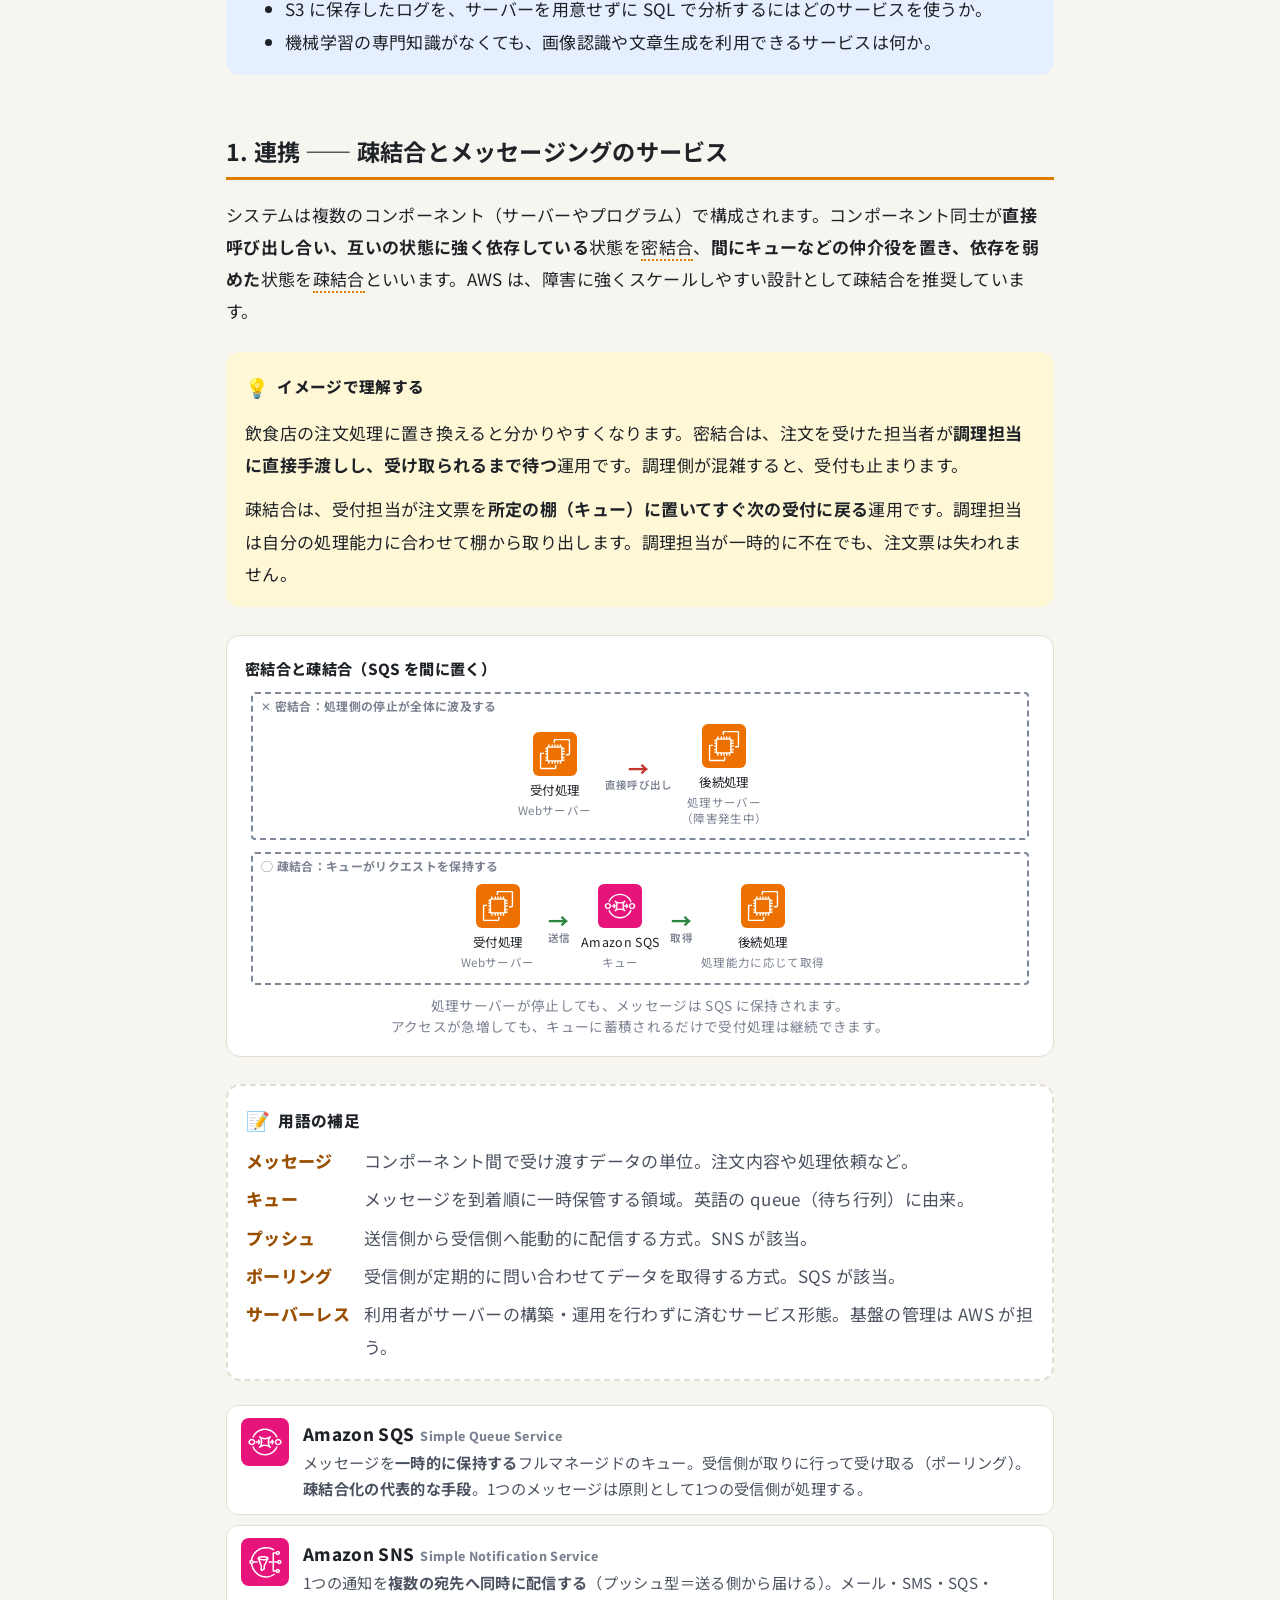
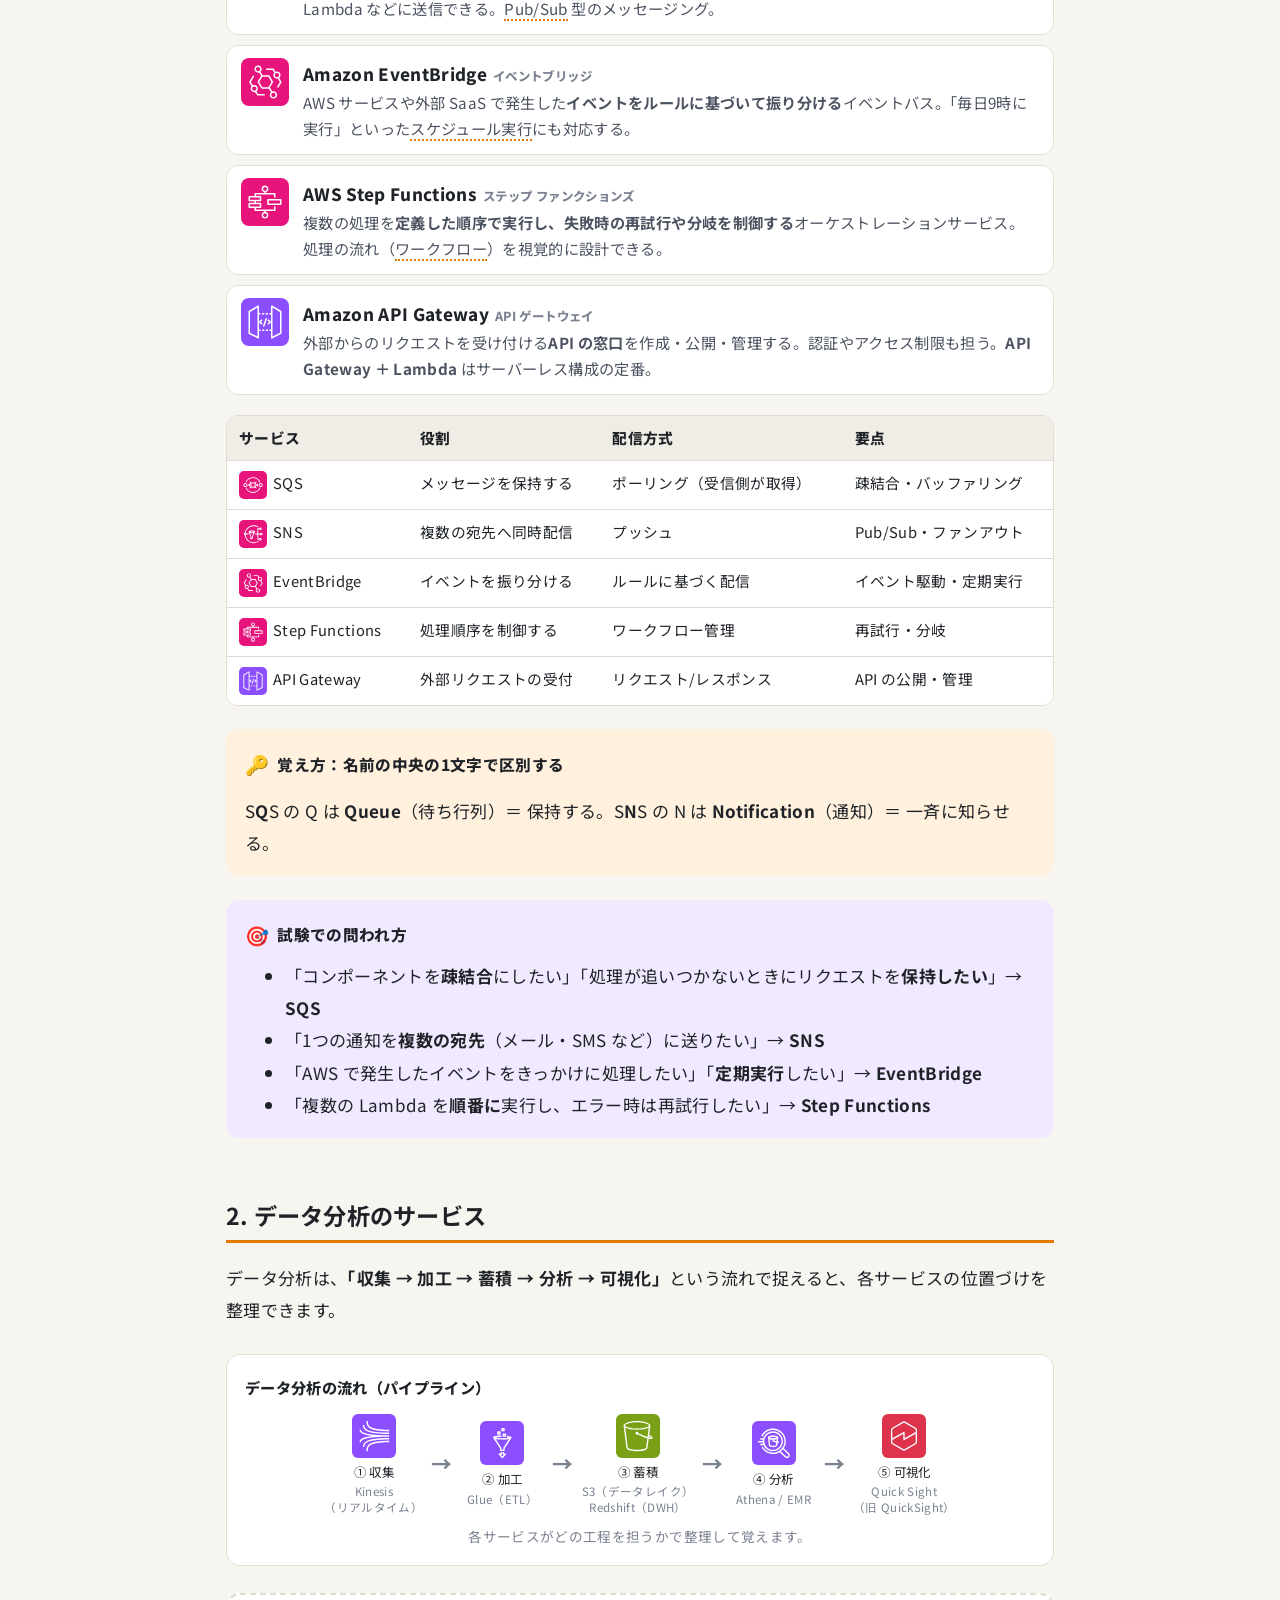
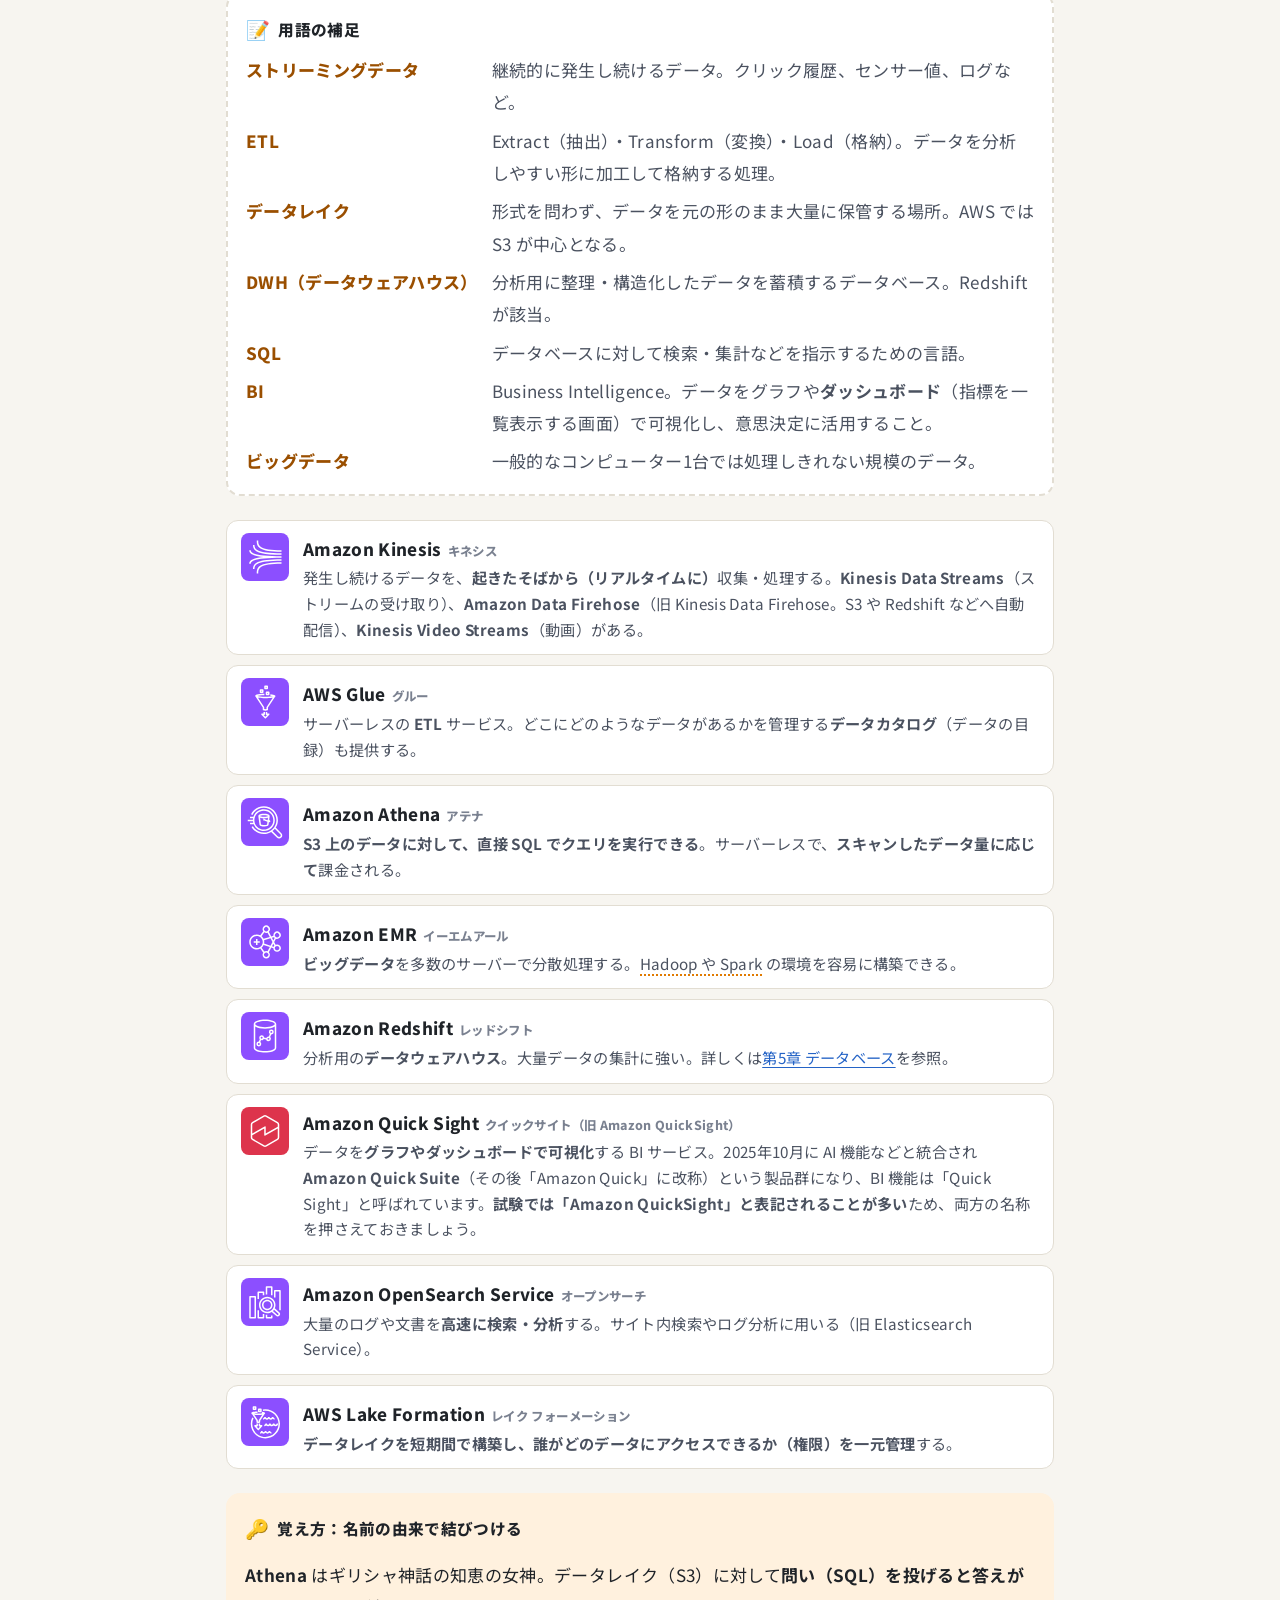
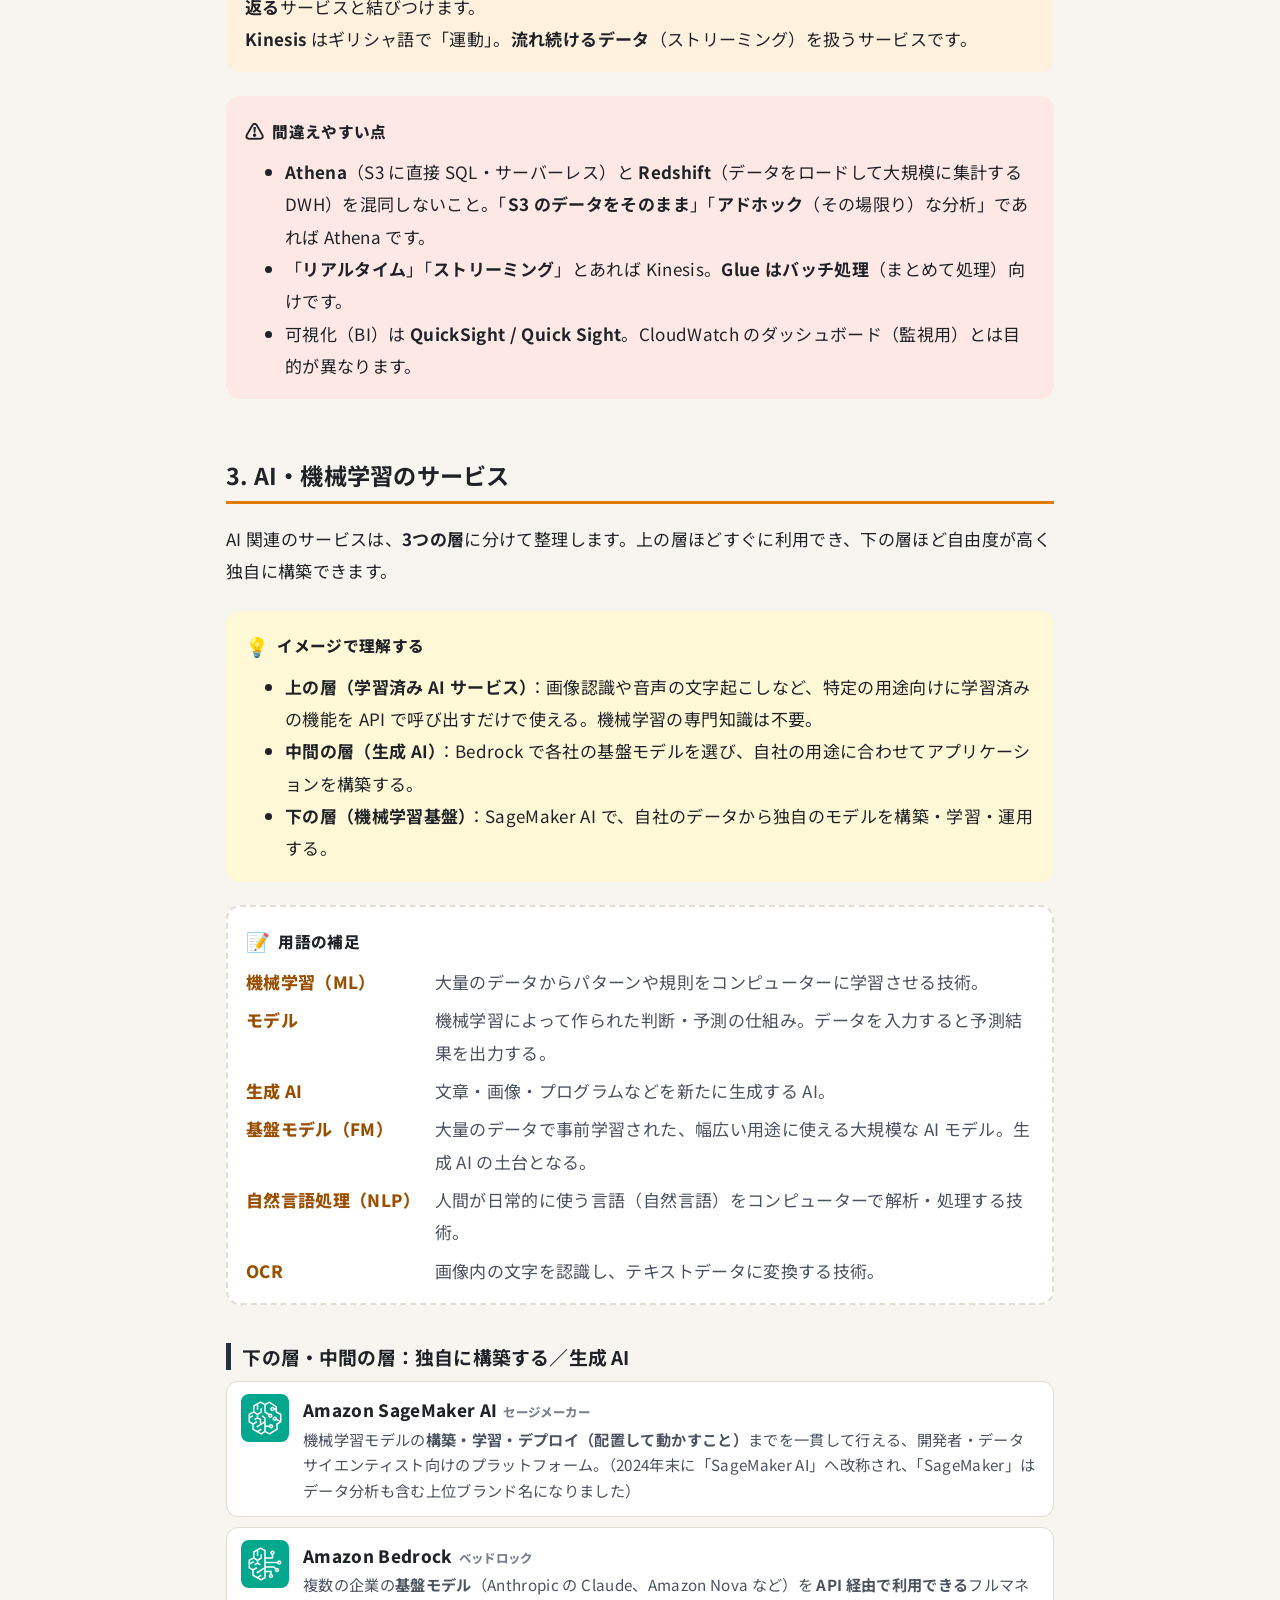
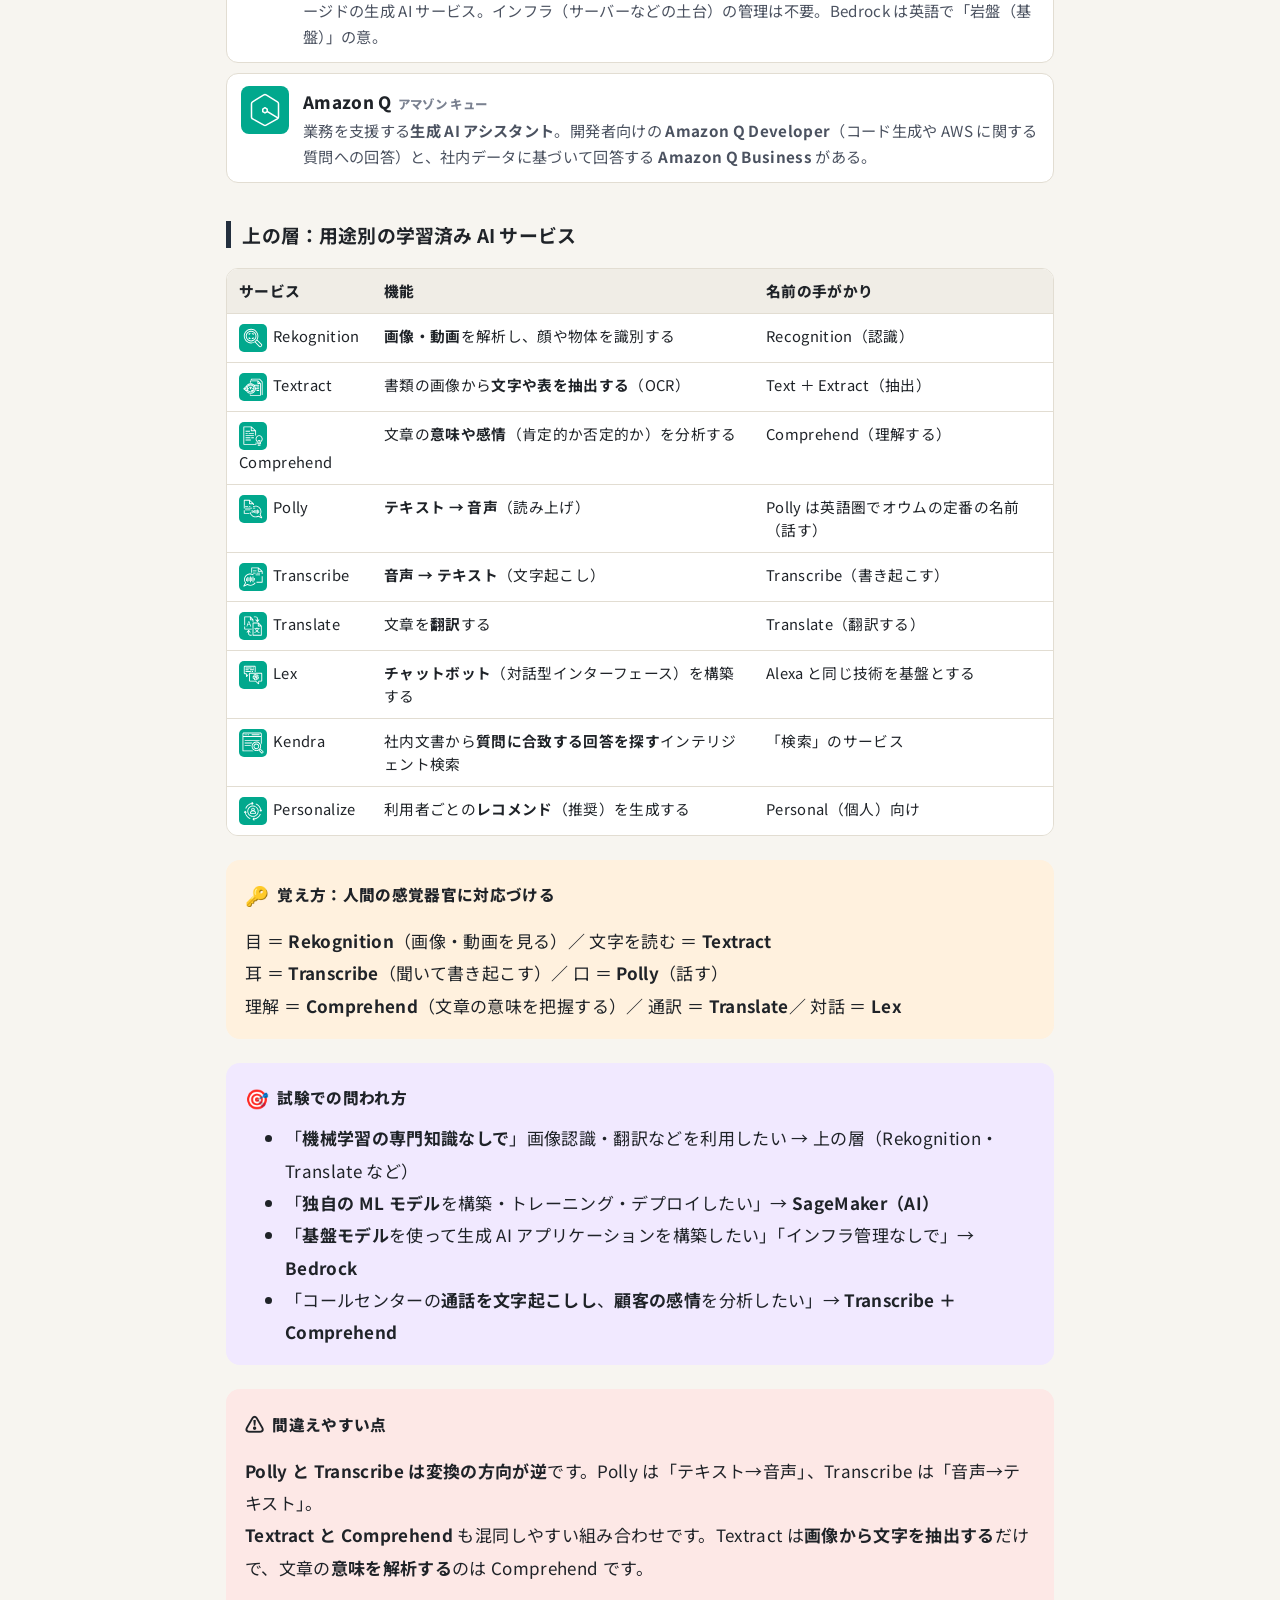
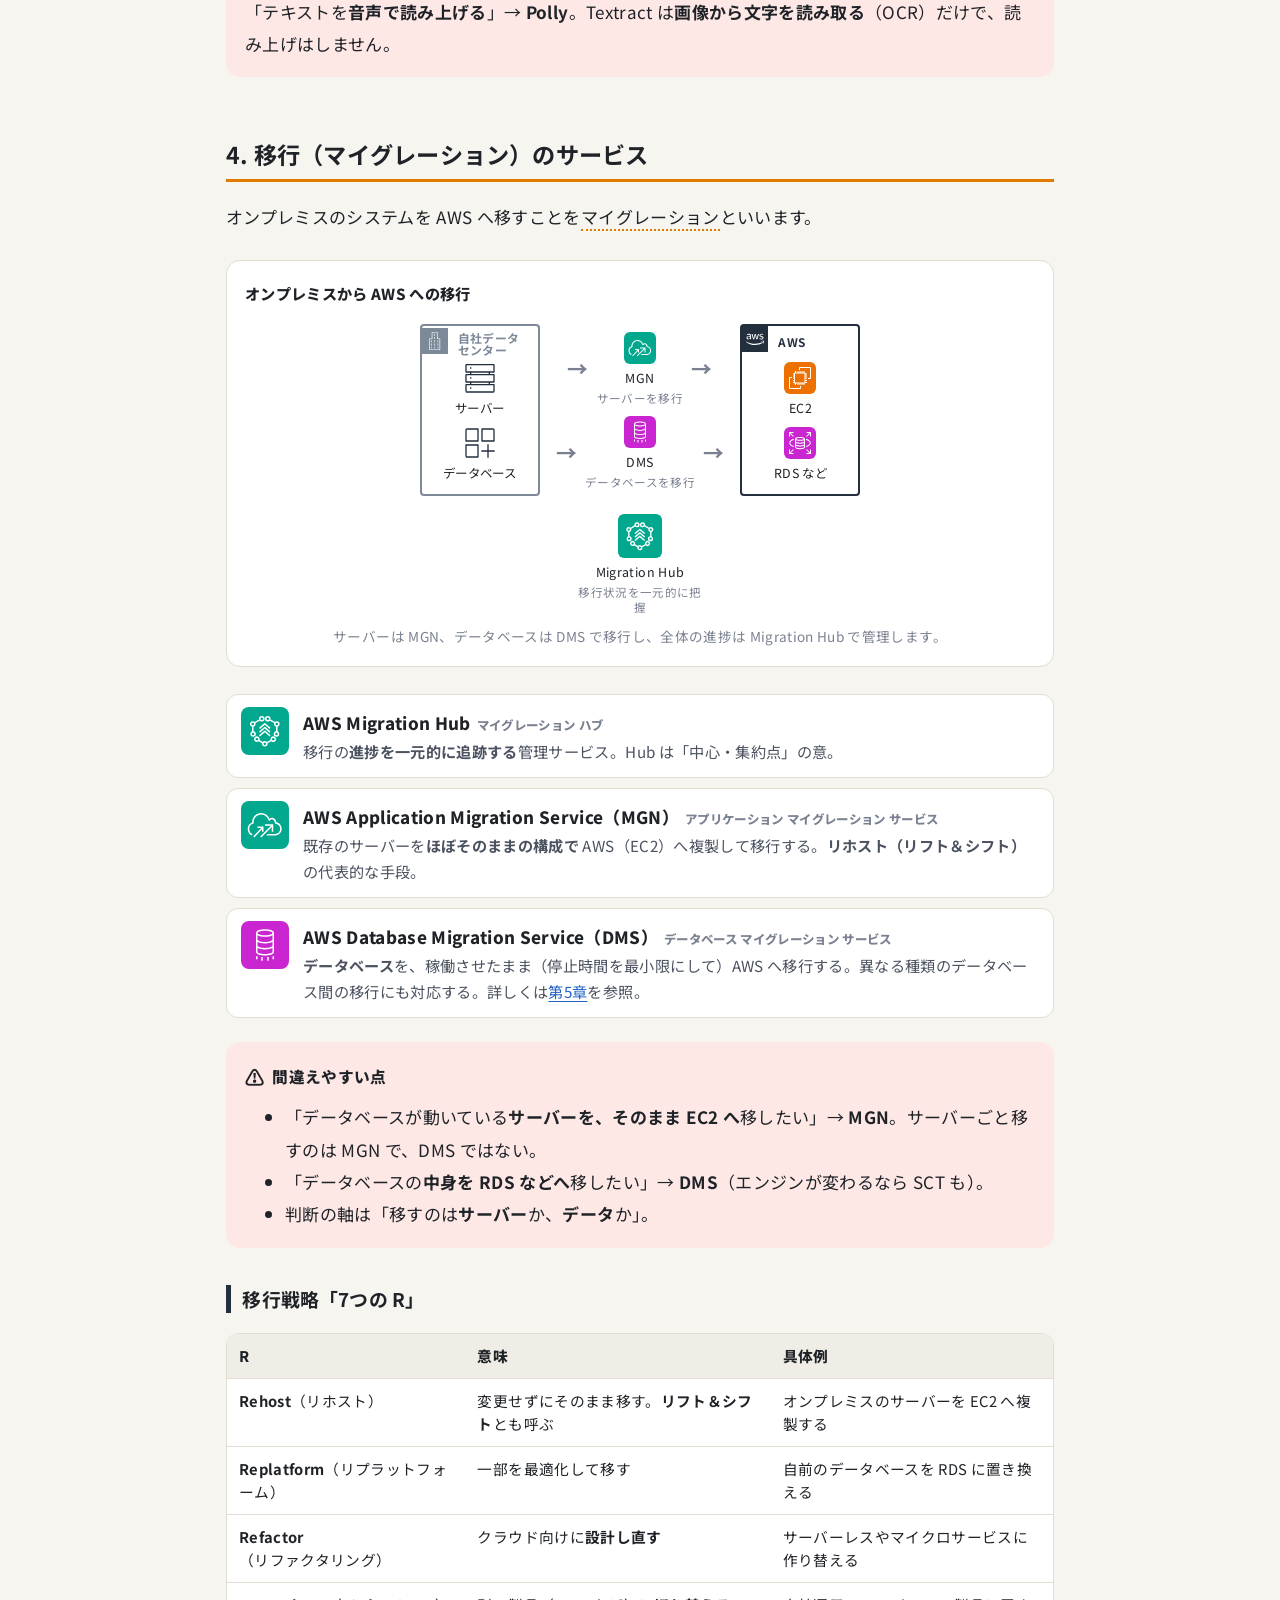
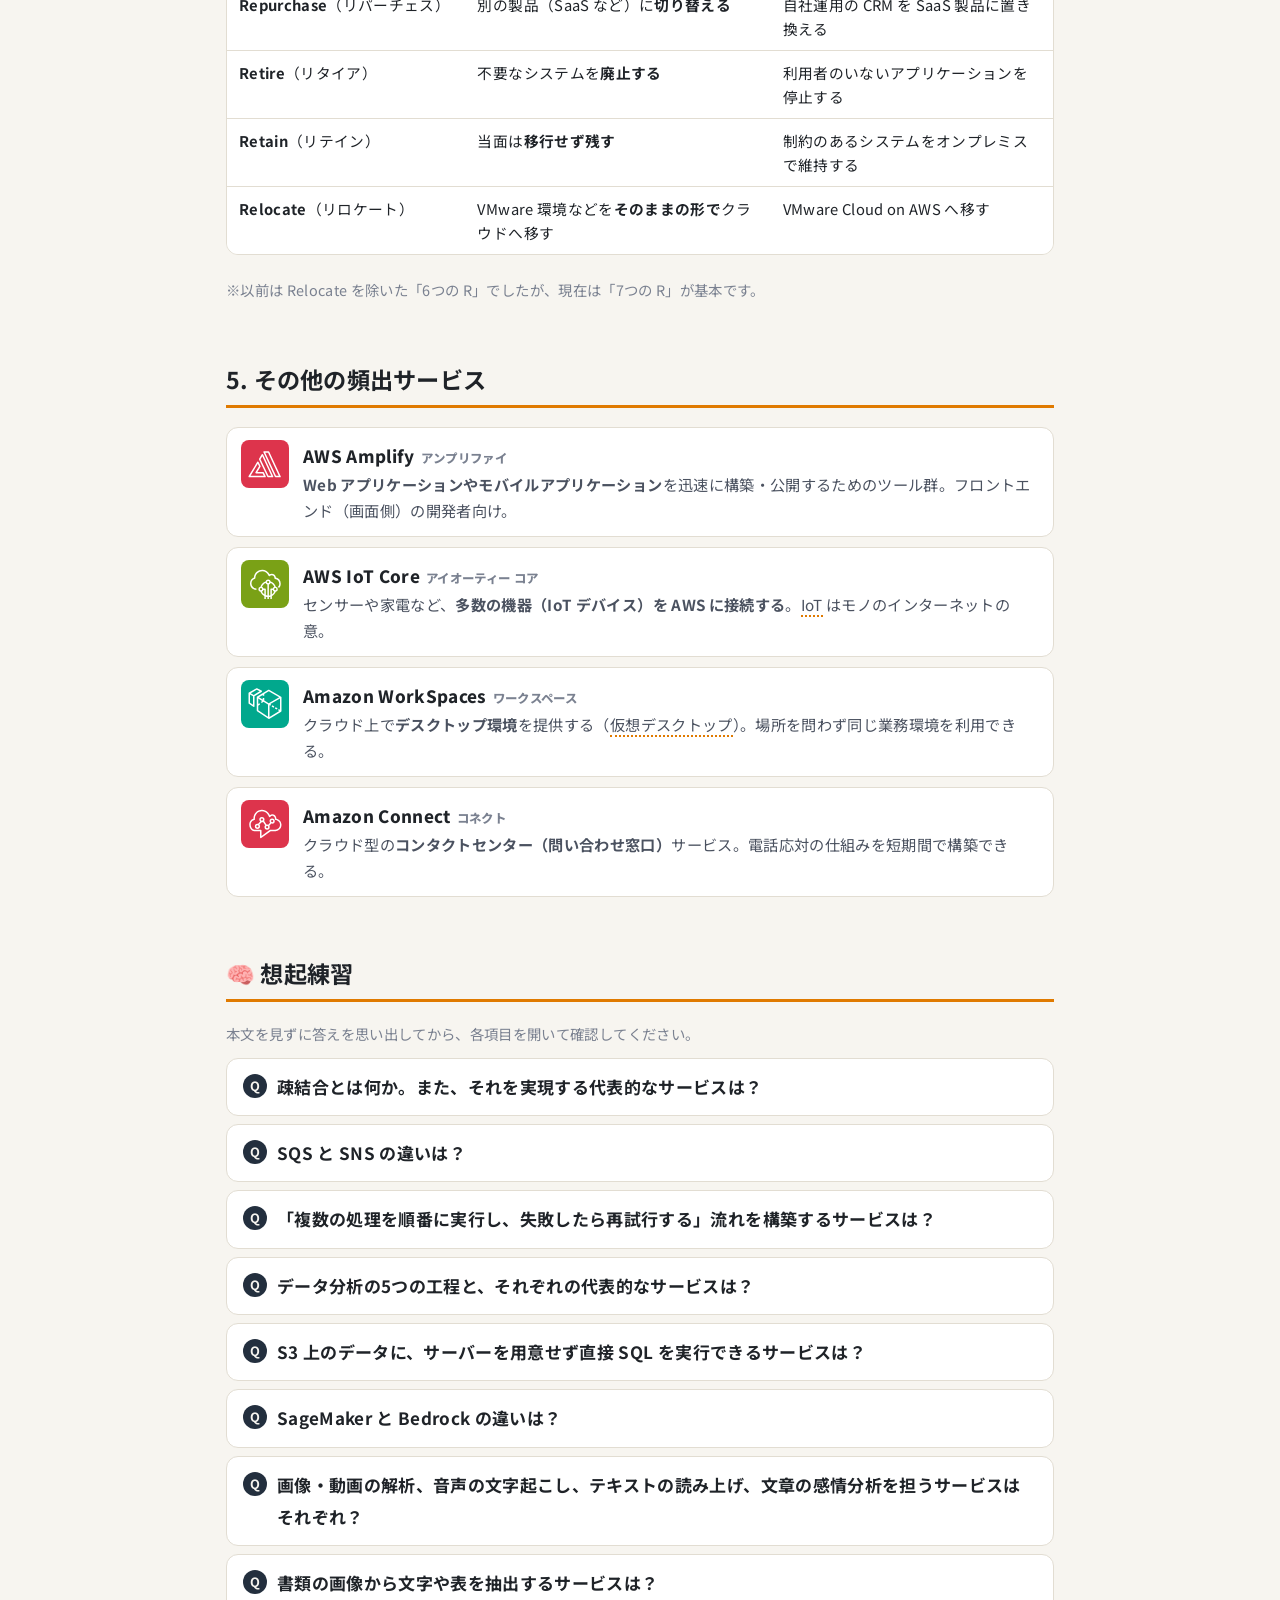
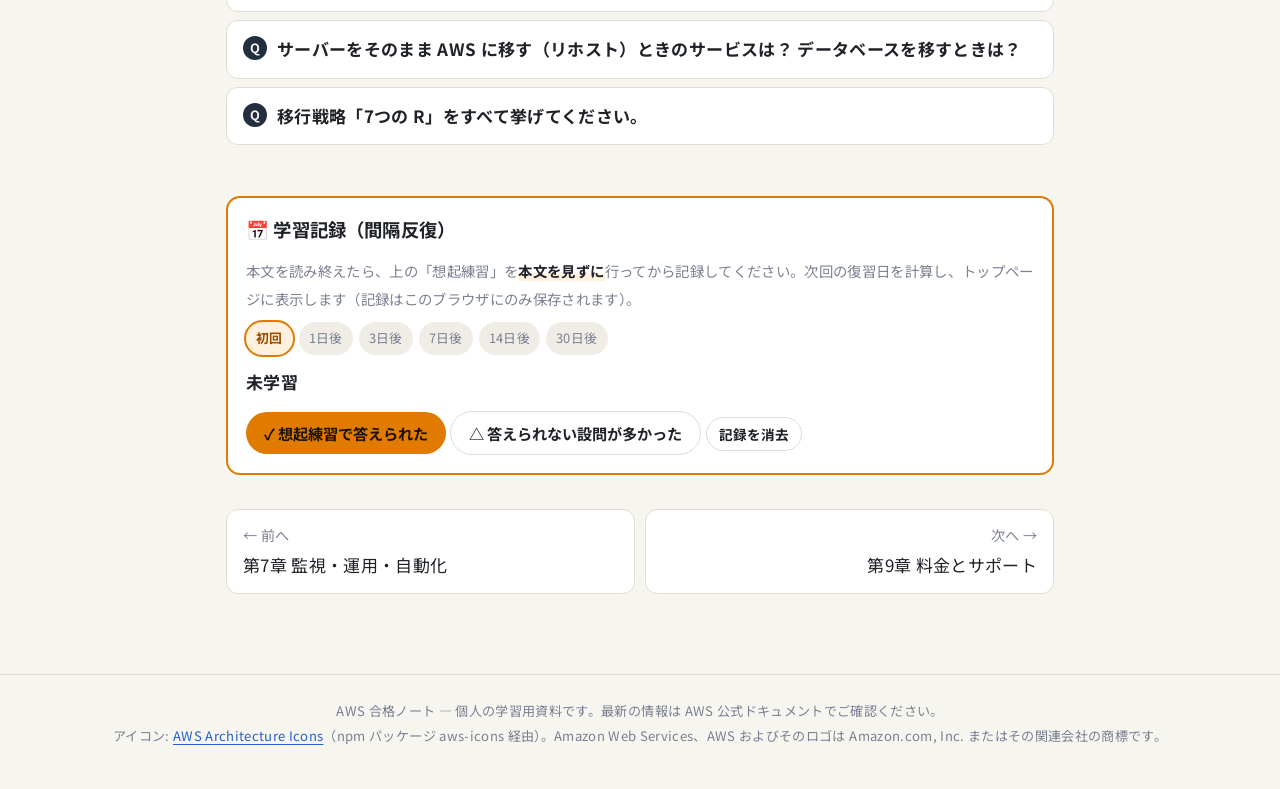
<file: docs/chapters/08-integration-analytics-ai.html>
<!doctype html>
<html lang="ja">
<head>
<meta charset="utf-8">
<meta name="viewport" content="width=device-width, initial-scale=1">
<title>連携・分析・AIのサービス | AWS 合格ノート</title>
<link rel="preconnect" href="https://fonts.googleapis.com">
<link href="https://fonts.googleapis.com/css2?family=Noto+Sans+JP:wght@400;700;800&display=swap" rel="stylesheet">
<link rel="stylesheet" href="../assets/style.css">
</head>
<body data-root="../" data-page="ch08">
<main class="wrap">
<div class="breadcrumb"><a href="../index.html">ホーム</a> › 第8章</div>
<p><span class="badge clf">CLF</span><span class="badge saa">SAA</span></p>
<h1>第8章 連携・分析・AIのサービス</h1>
<p class="lead">この章はサービス名と役割の対応づけが中心です。扱うサービスは多いですが、連携・データ分析・AI・移行・その他の5つに分けると整理できます。</p>

<div class="box goal">
  <div class="box-title"><span class="em">🧭</span>この章で理解してほしいこと</div>
  <ul style="margin:0">
    <li><b>キュー（SQS）を間に置いて疎結合にする</b>：片方が止まっても要求が失われない
      <ul>
        <li>密結合：部品（コンポーネント）同士が直接呼び合い、強く依存する
          <ul>
          <li>処理側が混雑・停止すると受付も止まる</li>
          <li>飲食店なら、注文を手渡しして受け取られるまで待つ運用</li>
          </ul>
        </li>
        <li>疎結合：間にキュー（順番待ちの列）などを置き、依存を弱める
          <ul>
          <li>処理側は自分の能力に合わせてキューから取り出す</li>
          <li>処理側が止まっても要求は残り、急増してもキューにたまるだけ</li>
          <li>飲食店なら、注文票を棚に置いてすぐ次の受付に戻る運用</li>
          </ul>
        </li>
        <li>AWS は障害に強く、規模を増やしやすい設計として疎結合を推奨する</li>
      </ul>
    </li>
    <li><b>連携のサービスは5つ。役割で区別する</b>：保持・一斉通知・振り分け・順序制御・窓口
      <ul>
        <li>SQS：メッセージを一時的に保持するキュー
          <ul>
          <li>受信側が取りに行く（ポーリング）。1メッセージは原則1つの受信側</li>
          <li>「疎結合にしたい」「処理が追いつかないとき要求を保持」の答え</li>
          </ul>
        </li>
        <li>SNS：1つの通知をメール・SMS・SQS・Lambda（コード実行）へ同時配信</li>
        <li>EventBridge：イベントをルールで振り分ける。「毎日9時」の定期実行も</li>
        <li>Step Functions：処理を順番に実行し、失敗時の再試行や分岐を制御する</li>
        <li>API Gateway：外部からのリクエストを受ける API の窓口。Lambda と組む</li>
        <li>Q は Queue（待ち行列）＝保持、N は Notification（通知）＝一斉</li>
      </ul>
    </li>
    <li><b>分析は「収集 → 加工 → 蓄積 → 分析 → 可視化」</b>：工程ごとにサービスを当てはめる
      <ul>
        <li>① 収集：Kinesis。ログやセンサー値をリアルタイムに収集する</li>
        <li>② 加工：Glue。サーバーレスの ETL。データの目録（カタログ）も持つ</li>
        <li>③ 蓄積：S3（データレイク）と Redshift（データウェアハウス）</li>
        <li>④ 分析：Athena（S3 に直接 SQL。スキャン量で課金）と EMR（大量データの分散処理）</li>
        <li>⑤ 可視化：Quick Sight（旧 QuickSight）。グラフやダッシュボードの BI</li>
        <li>「リアルタイム」「ストリーミング」とあれば Kinesis。Glue はバッチ向け</li>
        <li>S3 に直接 SQL なら Athena、DWH に入れて集計なら Redshift</li>
        <li>OpenSearch：ログや文書の検索。Lake Formation：データレイクの構築と権限</li>
      </ul>
    </li>
    <li><b>AI は3層。学習済み → 生成 AI → 独自モデル</b>：上ほど手軽、下ほど自由
      <ul>
        <li>学習済みサービス：API を呼ぶだけ。機械学習の知識は不要（次の項目）</li>
        <li>Bedrock：基盤モデル（Claude、Nova など）を API で使う生成 AI
          <ul>
          <li>インフラ管理は不要</li>
          <li>「基盤モデルで生成 AI アプリを作りたい」の答え</li>
          </ul>
        </li>
        <li>SageMaker AI：独自の ML モデルを作り、学習させ、動かす（デプロイ）基盤</li>
        <li>Amazon Q：生成 AI アシスタント。開発者向け Q Developer と社内向け Q Business</li>
      </ul>
    </li>
    <li><b>用途別 AI は英単語と「目・耳・口」で覚える</b>：Polly と Transcribe は向きが逆
      <ul>
        <li>Rekognition（目）：画像・動画の解析。顔や物体を識別する</li>
        <li>Textract（文字を読む）：書類の画像から文字と表を抽出する（OCR）</li>
        <li>Comprehend（理解）：文章の意味や感情を分析する</li>
        <li>Polly（口）：テキスト → 音声</li>
        <li>「読み上げ」は Polly。Textract（読み取り）と混同しない</li>
        <li>Transcribe（耳）：音声 → テキスト</li>
        <li>Translate（通訳）：翻訳する</li>
        <li>Lex（対話）：チャットボットを作る。Alexa と同じ技術</li>
        <li>Kendra：社内文書から質問に合う回答を探す検索</li>
        <li>Personalize：利用者ごとのレコメンド</li>
        <li>Textract は読むだけ、意味の解析は Comprehend</li>
        <li>「通話を文字起こしして感情分析」→ Transcribe ＋ Comprehend</li>
      </ul>
    </li>
    <li><b>移行はサーバー MGN、DB は DMS、進捗は Migration Hub</b>
      <ul>
        <li>MGN：サーバーをほぼそのまま EC2 へ複製する（リホスト、リフト＆シフト）</li>
        <li>DB が載ったサーバーをそのまま EC2 へ → MGN（DMS ではない）</li>
        <li>DMS：データベースを動かしたまま移す。異なる種類の DB 間も可（第5章）</li>
        <li>Migration Hub：移行の進捗を一元的に追跡する。Hub＝集約点</li>
      </ul>
    </li>
    <li><b>移行戦略は「7つの R」</b>：どれだけ作り替えて移すかの違い
      <ul>
        <li>Rehost：変更せずそのまま移す（リフト＆シフト）。サーバーを EC2 へ</li>
        <li>Replatform：一部を最適化して移す。自前の DB を RDS（運用を任せる DB）に</li>
        <li>Refactor：クラウド向けに設計し直す。サーバーレスや小さな部品の組み合わせに</li>
        <li>Repurchase：別の製品（SaaS など）に切り替える</li>
        <li>Retire：不要なシステムを廃止する</li>
        <li>Retain：当面は移行せず残す</li>
        <li>Relocate：VMware 環境などをそのまま移す（VMware Cloud on AWS）</li>
        <li>以前は6つの R。現在は Relocate を加えた7つが基本</li>
      </ul>
    </li>
    <li><b>その他は Amplify・IoT Core・WorkSpaces・Connect</b>
      <ul>
        <li>Amplify：Web・モバイルアプリを迅速に構築・公開するツール群</li>
        <li>IoT Core：センサーや家電など多数の機器を AWS に接続する</li>
        <li>WorkSpaces：クラウド上の仮想デスクトップ。どこでも同じ業務環境</li>
        <li>Connect：クラウド型のコンタクトセンター。電話応対を短期間で構築</li>
      </ul>
    </li>
  </ul>
  <p class="muted" style="margin:.7em 0 0;font-size:.9rem">読み終えたら、本文を見ずに各項目を自分の言葉で説明できるか確かめてください。</p>
</div>

<div class="box map">
  <div class="box-title"><span class="em">🗺️</span>この章の全体像</div>
  <ol style="margin:0">
    <li><b>連携</b>：疎結合の考え方と、SQS・SNS・EventBridge・Step Functions・API Gateway</li>
    <li><b>データ分析</b>：Kinesis・Glue・Athena・EMR・Redshift・Quick Sight・OpenSearch・Lake Formation</li>
    <li><b>AI・機械学習</b>：SageMaker・Bedrock・Amazon Q と、用途別の AI サービス</li>
    <li><b>移行</b>：Migration Hub・Application Migration Service・DMS と「7つの R」</li>
    <li><b>その他の頻出サービス</b>：Amplify・IoT Core・WorkSpaces・Connect</li>
  </ol>
  <p style="margin:.9em 0 .2em"><b>読む前の問い</b><small class="muted">（答えを予測してから読み進め、読み終えたら答え合わせをしてください）</small></p>
  <ul style="margin:0">
    <li>注文処理の一部が一時的に停止しても、受け付けた注文を失わないようにするにはどうするか。</li>
    <li>S3 に保存したログを、サーバーを用意せずに SQL で分析するにはどのサービスを使うか。</li>
    <li>機械学習の専門知識がなくても、画像認識や文章生成を利用できるサービスは何か。</li>
  </ul>
</div>

<h2>1. 連携 —— 疎結合とメッセージングのサービス</h2>
<p>システムは複数のコンポーネント（サーバーやプログラム）で構成されます。コンポーネント同士が<b>直接呼び出し合い、互いの状態に強く依存している</b>状態を<span class="term" data-tip="密結合：コンポーネント同士が直接依存し合い、一方の停止や遅延がもう一方に波及する構成。">密結合</span>、<b>間にキューなどの仲介役を置き、依存を弱めた</b>状態を<span class="term" data-tip="疎結合（Loose coupling）：コンポーネント間の依存を弱め、一方が停止・遅延しても他方が影響を受けにくい構成。">疎結合</span>といいます。AWS は、障害に強くスケールしやすい設計として疎結合を推奨しています。</p>

<div class="box story">
  <div class="box-title"><span class="em">💡</span>イメージで理解する</div>
  <p>飲食店の注文処理に置き換えると分かりやすくなります。密結合は、注文を受けた担当者が<b>調理担当に直接手渡しし、受け取られるまで待つ</b>運用です。調理側が混雑すると、受付も止まります。</p>
  <p>疎結合は、受付担当が注文票を<b>所定の棚（キュー）に置いてすぐ次の受付に戻る</b>運用です。調理担当は自分の処理能力に合わせて棚から取り出します。調理担当が一時的に不在でも、注文票は失われません。</p>
</div>

<div class="diagram">
  <div class="dtitle">密結合と疎結合（SQS を間に置く）</div>
  <div class="grp plain">
    <div class="glabel">✕ 密結合：処理側の停止が全体に波及する</div>
    <div class="flow mobile-col">
      <div class="node"><img src="../assets/aws-icons/architecture-service/AmazonEC2.svg" alt="">受付処理<small>Webサーバー</small></div>
      <div class="arr ng">→<small>直接呼び出し</small></div>
      <div class="node"><img src="../assets/aws-icons/architecture-service/AmazonEC2.svg" alt="">後続処理<small>処理サーバー<br>（障害発生中）</small></div>
    </div>
  </div>
  <div class="grp plain" style="margin-top:12px">
    <div class="glabel">◯ 疎結合：キューがリクエストを保持する</div>
    <div class="flow mobile-col">
      <div class="node"><img src="../assets/aws-icons/architecture-service/AmazonEC2.svg" alt="">受付処理<small>Webサーバー</small></div>
      <div class="arr ok">→<small>送信</small></div>
      <div class="node"><img src="../assets/aws-icons/architecture-service/AmazonSimpleQueueService.svg" alt="">Amazon SQS<small>キュー</small></div>
      <div class="arr ok">→<small>取得</small></div>
      <div class="node"><img src="../assets/aws-icons/architecture-service/AmazonEC2.svg" alt="">後続処理<small>処理能力に応じて取得</small></div>
    </div>
  </div>
  <div class="cap">処理サーバーが停止しても、メッセージは SQS に保持されます。<br>アクセスが急増しても、キューに蓄積されるだけで受付処理は継続できます。</div>
</div>

<div class="box kotoba">
  <div class="box-title"><span class="em">📝</span>用語の補足</div>
  <dl class="words">
    <dt>メッセージ</dt><dd>コンポーネント間で受け渡すデータの単位。注文内容や処理依頼など。</dd>
    <dt>キュー</dt><dd>メッセージを到着順に一時保管する領域。英語の queue（待ち行列）に由来。</dd>
    <dt>プッシュ</dt><dd>送信側から受信側へ能動的に配信する方式。SNS が該当。</dd>
    <dt>ポーリング</dt><dd>受信側が定期的に問い合わせてデータを取得する方式。SQS が該当。</dd>
    <dt>サーバーレス</dt><dd>利用者がサーバーの構築・運用を行わずに済むサービス形態。基盤の管理は AWS が担う。</dd>
  </dl>
</div>

<div class="svc"><img src="../assets/aws-icons/architecture-service/AmazonSimpleQueueService.svg" alt=""><div><div class="name">Amazon SQS<span class="yomi">Simple Queue Service</span></div><div class="one">メッセージを<b>一時的に保持する</b>フルマネージドのキュー。受信側が取りに行って受け取る（ポーリング）。<b>疎結合化の代表的な手段</b>。1つのメッセージは原則として1つの受信側が処理する。</div></div></div>
<div class="svc"><img src="../assets/aws-icons/architecture-service/AmazonSimpleNotificationService.svg" alt=""><div><div class="name">Amazon SNS<span class="yomi">Simple Notification Service</span></div><div class="one">1つの通知を<b>複数の宛先へ同時に配信する</b>（プッシュ型＝送る側から届ける）。メール・SMS・SQS・Lambda などに送信できる。<span class="term" data-tip="Pub/Sub：Publish（発行）/Subscribe（購読）モデル。発行者が1回送信すると、購読しているすべての受信者に配信される。">Pub/Sub</span> 型のメッセージング。</div></div></div>
<div class="svc"><img src="../assets/aws-icons/architecture-service/AmazonEventBridge.svg" alt=""><div><div class="name">Amazon EventBridge<span class="yomi">イベントブリッジ</span></div><div class="one">AWS サービスや外部 SaaS で発生した<b>イベントをルールに基づいて振り分ける</b>イベントバス。「毎日9時に実行」といった<span class="term" data-tip="スケジュール実行：指定した日時・間隔で処理を自動起動すること。かつて CloudWatch Events と呼ばれていた機能を引き継いでいる。">スケジュール実行</span>にも対応する。</div></div></div>
<div class="svc"><img src="../assets/aws-icons/architecture-service/AWSStepFunctions.svg" alt=""><div><div class="name">AWS Step Functions<span class="yomi">ステップ ファンクションズ</span></div><div class="one">複数の処理を<b>定義した順序で実行し、失敗時の再試行や分岐を制御する</b>オーケストレーションサービス。処理の流れ（<span class="term" data-tip="ワークフロー：業務や処理の手順を定義したもの。">ワークフロー</span>）を視覚的に設計できる。</div></div></div>
<div class="svc"><img src="../assets/aws-icons/architecture-service/AmazonAPIGateway.svg" alt=""><div><div class="name">Amazon API Gateway<span class="yomi">API ゲートウェイ</span></div><div class="one">外部からのリクエストを受け付ける<b>API の窓口</b>を作成・公開・管理する。認証やアクセス制限も担う。<b>API Gateway ＋ Lambda</b> はサーバーレス構成の定番。</div></div></div>

<div class="table-wrap"><table>
  <tr><th>サービス</th><th>役割</th><th>配信方式</th><th>要点</th></tr>
  <tr><td><img class="ico-s" src="../assets/aws-icons/architecture-service/AmazonSimpleQueueService.svg" alt="">SQS</td><td>メッセージを保持する</td><td>ポーリング（受信側が取得）</td><td>疎結合・バッファリング</td></tr>
  <tr><td><img class="ico-s" src="../assets/aws-icons/architecture-service/AmazonSimpleNotificationService.svg" alt="">SNS</td><td>複数の宛先へ同時配信</td><td>プッシュ</td><td>Pub/Sub・ファンアウト</td></tr>
  <tr><td><img class="ico-s" src="../assets/aws-icons/architecture-service/AmazonEventBridge.svg" alt="">EventBridge</td><td>イベントを振り分ける</td><td>ルールに基づく配信</td><td>イベント駆動・定期実行</td></tr>
  <tr><td><img class="ico-s" src="../assets/aws-icons/architecture-service/AWSStepFunctions.svg" alt="">Step Functions</td><td>処理順序を制御する</td><td>ワークフロー管理</td><td>再試行・分岐</td></tr>
  <tr><td><img class="ico-s" src="../assets/aws-icons/architecture-service/AmazonAPIGateway.svg" alt="">API Gateway</td><td>外部リクエストの受付</td><td>リクエスト/レスポンス</td><td>API の公開・管理</td></tr>
</table></div>

<div class="box hook">
  <div class="box-title"><span class="em">🔑</span>覚え方：名前の中央の1文字で区別する</div>
  <p>S<b>Q</b>S の Q は <b>Queue</b>（待ち行列）＝ 保持する。S<b>N</b>S の N は <b>Notification</b>（通知）＝ 一斉に知らせる。</p>
</div>

<div class="box exam">
  <div class="box-title"><span class="em">🎯</span>試験での問われ方</div>
  <ul style="margin:0">
    <li>「コンポーネントを<b>疎結合</b>にしたい」「処理が追いつかないときにリクエストを<b>保持したい</b>」→ <b>SQS</b></li>
    <li>「1つの通知を<b>複数の宛先</b>（メール・SMS など）に送りたい」→ <b>SNS</b></li>
    <li>「AWS で発生したイベントをきっかけに処理したい」「<b>定期実行</b>したい」→ <b>EventBridge</b></li>
    <li>「複数の Lambda を<b>順番に</b>実行し、エラー時は再試行したい」→ <b>Step Functions</b></li>
  </ul>
</div>

<h2>2. データ分析のサービス</h2>
<p>データ分析は、<b>「収集 → 加工 → 蓄積 → 分析 → 可視化」</b>という流れで捉えると、各サービスの位置づけを整理できます。</p>

<div class="diagram">
  <div class="dtitle">データ分析の流れ（パイプライン）</div>
  <div class="flow wrap-ok">
    <div class="node"><img src="../assets/aws-icons/architecture-service/AmazonKinesis.svg" alt="">① 収集<small>Kinesis<br>（リアルタイム）</small></div>
    <div class="arr">→</div>
    <div class="node"><img src="../assets/aws-icons/architecture-service/AWSGlue.svg" alt="">② 加工<small>Glue（ETL）</small></div>
    <div class="arr">→</div>
    <div class="node"><img src="../assets/aws-icons/architecture-service/AmazonSimpleStorageService.svg" alt="">③ 蓄積<small>S3（データレイク）<br>Redshift（DWH）</small></div>
    <div class="arr">→</div>
    <div class="node"><img src="../assets/aws-icons/architecture-service/AmazonAthena.svg" alt="">④ 分析<small>Athena / EMR</small></div>
    <div class="arr">→</div>
    <div class="node"><img src="../assets/aws-icons/architecture-service/AmazonQuickSuite.svg" alt="">⑤ 可視化<small>Quick Sight<br>（旧 QuickSight）</small></div>
  </div>
  <div class="cap">各サービスがどの工程を担うかで整理して覚えます。</div>
</div>

<div class="box kotoba">
  <div class="box-title"><span class="em">📝</span>用語の補足</div>
  <dl class="words">
    <dt>ストリーミングデータ</dt><dd>継続的に発生し続けるデータ。クリック履歴、センサー値、ログなど。</dd>
    <dt>ETL</dt><dd>Extract（抽出）・Transform（変換）・Load（格納）。データを分析しやすい形に加工して格納する処理。</dd>
    <dt>データレイク</dt><dd>形式を問わず、データを元の形のまま大量に保管する場所。AWS では S3 が中心となる。</dd>
    <dt>DWH（データウェアハウス）</dt><dd>分析用に整理・構造化したデータを蓄積するデータベース。Redshift が該当。</dd>
    <dt>SQL</dt><dd>データベースに対して検索・集計などを指示するための言語。</dd>
    <dt>BI</dt><dd>Business Intelligence。データをグラフや<b>ダッシュボード</b>（指標を一覧表示する画面）で可視化し、意思決定に活用すること。</dd>
    <dt>ビッグデータ</dt><dd>一般的なコンピューター1台では処理しきれない規模のデータ。</dd>
  </dl>
</div>

<div class="svc"><img src="../assets/aws-icons/architecture-service/AmazonKinesis.svg" alt=""><div><div class="name">Amazon Kinesis<span class="yomi">キネシス</span></div><div class="one">発生し続けるデータを、<b>起きたそばから（リアルタイムに）</b>収集・処理する。<b>Kinesis Data Streams</b>（ストリームの受け取り）、<b>Amazon Data Firehose</b>（旧 Kinesis Data Firehose。S3 や Redshift などへ自動配信）、<b>Kinesis Video Streams</b>（動画）がある。</div></div></div>
<div class="svc"><img src="../assets/aws-icons/architecture-service/AWSGlue.svg" alt=""><div><div class="name">AWS Glue<span class="yomi">グルー</span></div><div class="one">サーバーレスの <b>ETL</b> サービス。どこにどのようなデータがあるかを管理する<b>データカタログ</b>（データの目録）も提供する。</div></div></div>
<div class="svc"><img src="../assets/aws-icons/architecture-service/AmazonAthena.svg" alt=""><div><div class="name">Amazon Athena<span class="yomi">アテナ</span></div><div class="one"><b>S3 上のデータに対して、直接 SQL でクエリを実行できる</b>。サーバーレスで、<b>スキャンしたデータ量に応じて</b>課金される。</div></div></div>
<div class="svc"><img src="../assets/aws-icons/architecture-service/AmazonEMR.svg" alt=""><div><div class="name">Amazon EMR<span class="yomi">イーエムアール</span></div><div class="one"><b>ビッグデータ</b>を多数のサーバーで分散処理する。<span class="term" data-tip="Hadoop・Spark：大量のデータを複数のコンピューターで分散処理するためのオープンソースのフレームワーク。">Hadoop や Spark</span> の環境を容易に構築できる。</div></div></div>
<div class="svc"><img src="../assets/aws-icons/architecture-service/AmazonRedshift.svg" alt=""><div><div class="name">Amazon Redshift<span class="yomi">レッドシフト</span></div><div class="one">分析用の<b>データウェアハウス</b>。大量データの集計に強い。詳しくは<a href="05-database.html">第5章 データベース</a>を参照。</div></div></div>
<div class="svc"><img src="../assets/aws-icons/architecture-service/AmazonQuickSuite.svg" alt=""><div><div class="name">Amazon Quick Sight<span class="yomi">クイックサイト（旧 Amazon QuickSight）</span></div><div class="one">データを<b>グラフやダッシュボードで可視化</b>する BI サービス。2025年10月に AI 機能などと統合され <b>Amazon Quick Suite</b>（その後「Amazon Quick」に改称）という製品群になり、BI 機能は「Quick Sight」と呼ばれています。<b>試験では「Amazon QuickSight」と表記されることが多い</b>ため、両方の名称を押さえておきましょう。</div></div></div>
<div class="svc"><img src="../assets/aws-icons/architecture-service/AmazonOpenSearchService.svg" alt=""><div><div class="name">Amazon OpenSearch Service<span class="yomi">オープンサーチ</span></div><div class="one">大量のログや文書を<b>高速に検索・分析</b>する。サイト内検索やログ分析に用いる（旧 Elasticsearch Service）。</div></div></div>
<div class="svc"><img src="../assets/aws-icons/architecture-service/AWSLakeFormation.svg" alt=""><div><div class="name">AWS Lake Formation<span class="yomi">レイク フォーメーション</span></div><div class="one"><b>データレイクを短期間で構築し、誰がどのデータにアクセスできるか（権限）を一元管理</b>する。</div></div></div>

<div class="box hook">
  <div class="box-title"><span class="em">🔑</span>覚え方：名前の由来で結びつける</div>
  <p><b>Athena</b> はギリシャ神話の知恵の女神。データレイク（S3）に対して<b>問い（SQL）を投げると答えが返る</b>サービスと結びつけます。<br><b>Kinesis</b> はギリシャ語で「運動」。<b>流れ続けるデータ</b>（ストリーミング）を扱うサービスです。</p>
</div>

<div class="box warn">
  <div class="box-title"><span class="em">⚠️</span>間違えやすい点</div>
  <ul style="margin:0">
    <li><b>Athena</b>（S3 に直接 SQL・サーバーレス）と <b>Redshift</b>（データをロードして大規模に集計する DWH）を混同しないこと。「<b>S3 のデータをそのまま</b>」「<b>アドホック</b>（その場限り）な分析」であれば Athena です。</li>
    <li>「<b>リアルタイム</b>」「<b>ストリーミング</b>」とあれば Kinesis。<b>Glue はバッチ処理</b>（まとめて処理）向けです。</li>
    <li>可視化（BI）は <b>QuickSight / Quick Sight</b>。CloudWatch のダッシュボード（監視用）とは目的が異なります。</li>
  </ul>
</div>

<h2>3. AI・機械学習のサービス</h2>
<p>AI 関連のサービスは、<b>3つの層</b>に分けて整理します。上の層ほどすぐに利用でき、下の層ほど自由度が高く独自に構築できます。</p>

<div class="box story">
  <div class="box-title"><span class="em">💡</span>イメージで理解する</div>
  <ul style="margin:0">
    <li><b>上の層（学習済み AI サービス）</b>：画像認識や音声の文字起こしなど、特定の用途向けに学習済みの機能を API で呼び出すだけで使える。機械学習の専門知識は不要。</li>
    <li><b>中間の層（生成 AI）</b>：Bedrock で各社の基盤モデルを選び、自社の用途に合わせてアプリケーションを構築する。</li>
    <li><b>下の層（機械学習基盤）</b>：SageMaker AI で、自社のデータから独自のモデルを構築・学習・運用する。</li>
  </ul>
</div>

<div class="box kotoba">
  <div class="box-title"><span class="em">📝</span>用語の補足</div>
  <dl class="words">
    <dt>機械学習（ML）</dt><dd>大量のデータからパターンや規則をコンピューターに学習させる技術。</dd>
    <dt>モデル</dt><dd>機械学習によって作られた判断・予測の仕組み。データを入力すると予測結果を出力する。</dd>
    <dt>生成 AI</dt><dd>文章・画像・プログラムなどを新たに生成する AI。</dd>
    <dt>基盤モデル（FM）</dt><dd>大量のデータで事前学習された、幅広い用途に使える大規模な AI モデル。生成 AI の土台となる。</dd>
    <dt>自然言語処理（NLP）</dt><dd>人間が日常的に使う言語（自然言語）をコンピューターで解析・処理する技術。</dd>
    <dt>OCR</dt><dd>画像内の文字を認識し、テキストデータに変換する技術。</dd>
  </dl>
</div>

<h3>下の層・中間の層：独自に構築する／生成 AI</h3>
<div class="svc"><img src="../assets/aws-icons/architecture-service/AmazonSageMakerAI.svg" alt=""><div><div class="name">Amazon SageMaker AI<span class="yomi">セージメーカー</span></div><div class="one">機械学習モデルの<b>構築・学習・デプロイ（配置して動かすこと）</b>までを一貫して行える、開発者・データサイエンティスト向けのプラットフォーム。（2024年末に「SageMaker AI」へ改称され、「SageMaker」はデータ分析も含む上位ブランド名になりました）</div></div></div>
<div class="svc"><img src="../assets/aws-icons/architecture-service/AmazonBedrock.svg" alt=""><div><div class="name">Amazon Bedrock<span class="yomi">ベッドロック</span></div><div class="one">複数の企業の<b>基盤モデル</b>（Anthropic の Claude、Amazon Nova など）を <b>API 経由で利用できる</b>フルマネージドの生成 AI サービス。インフラ（サーバーなどの土台）の管理は不要。Bedrock は英語で「岩盤（基盤）」の意。</div></div></div>
<div class="svc"><img src="../assets/aws-icons/architecture-service/AmazonQ.svg" alt=""><div><div class="name">Amazon Q<span class="yomi">アマゾン キュー</span></div><div class="one">業務を支援する<b>生成 AI アシスタント</b>。開発者向けの <b>Amazon Q Developer</b>（コード生成や AWS に関する質問への回答）と、社内データに基づいて回答する <b>Amazon Q Business</b> がある。</div></div></div>

<h3>上の層：用途別の学習済み AI サービス</h3>
<div class="table-wrap"><table>
  <tr><th>サービス</th><th>機能</th><th>名前の手がかり</th></tr>
  <tr><td><img class="ico-s" src="../assets/aws-icons/architecture-service/AmazonRekognition.svg" alt="">Rekognition</td><td><b>画像・動画</b>を解析し、顔や物体を識別する</td><td>Recognition（認識）</td></tr>
  <tr><td><img class="ico-s" src="../assets/aws-icons/architecture-service/AmazonTextract.svg" alt="">Textract</td><td>書類の画像から<b>文字や表を抽出する</b>（OCR）</td><td>Text ＋ Extract（抽出）</td></tr>
  <tr><td><img class="ico-s" src="../assets/aws-icons/architecture-service/AmazonComprehend.svg" alt="">Comprehend</td><td>文章の<b>意味や感情</b>（肯定的か否定的か）を分析する</td><td>Comprehend（理解する）</td></tr>
  <tr><td><img class="ico-s" src="../assets/aws-icons/architecture-service/AmazonPolly.svg" alt="">Polly</td><td><b>テキスト → 音声</b>（読み上げ）</td><td>Polly は英語圏でオウムの定番の名前（話す）</td></tr>
  <tr><td><img class="ico-s" src="../assets/aws-icons/architecture-service/AmazonTranscribe.svg" alt="">Transcribe</td><td><b>音声 → テキスト</b>（文字起こし）</td><td>Transcribe（書き起こす）</td></tr>
  <tr><td><img class="ico-s" src="../assets/aws-icons/architecture-service/AmazonTranslate.svg" alt="">Translate</td><td>文章を<b>翻訳</b>する</td><td>Translate（翻訳する）</td></tr>
  <tr><td><img class="ico-s" src="../assets/aws-icons/architecture-service/AmazonLex.svg" alt="">Lex</td><td><b>チャットボット</b>（対話型インターフェース）を構築する</td><td>Alexa と同じ技術を基盤とする</td></tr>
  <tr><td><img class="ico-s" src="../assets/aws-icons/architecture-service/AmazonKendra.svg" alt="">Kendra</td><td>社内文書から<b>質問に合致する回答を探す</b>インテリジェント検索</td><td>「検索」のサービス</td></tr>
  <tr><td><img class="ico-s" src="../assets/aws-icons/architecture-service/AmazonPersonalize.svg" alt="">Personalize</td><td>利用者ごとの<b>レコメンド</b>（推奨）を生成する</td><td>Personal（個人）向け</td></tr>
</table></div>

<div class="box hook">
  <div class="box-title"><span class="em">🔑</span>覚え方：人間の感覚器官に対応づける</div>
  <p>目 ＝ <b>Rekognition</b>（画像・動画を見る）／ 文字を読む ＝ <b>Textract</b><br>
  耳 ＝ <b>Transcribe</b>（聞いて書き起こす）／ 口 ＝ <b>Polly</b>（話す）<br>
  理解 ＝ <b>Comprehend</b>（文章の意味を把握する）／ 通訳 ＝ <b>Translate</b>／ 対話 ＝ <b>Lex</b></p>
</div>

<div class="box exam">
  <div class="box-title"><span class="em">🎯</span>試験での問われ方</div>
  <ul style="margin:0">
    <li>「<b>機械学習の専門知識なしで</b>」画像認識・翻訳などを利用したい → 上の層（Rekognition・Translate など）</li>
    <li>「<b>独自の ML モデル</b>を構築・トレーニング・デプロイしたい」→ <b>SageMaker（AI）</b></li>
    <li>「<b>基盤モデル</b>を使って生成 AI アプリケーションを構築したい」「インフラ管理なしで」→ <b>Bedrock</b></li>
    <li>「コールセンターの<b>通話を文字起こしし</b>、<b>顧客の感情</b>を分析したい」→ <b>Transcribe ＋ Comprehend</b></li>
  </ul>
</div>

<div class="box warn">
  <div class="box-title"><span class="em">⚠️</span>間違えやすい点</div>
  <p><b>Polly と Transcribe は変換の方向が逆</b>です。Polly は「テキスト→音声」、Transcribe は「音声→テキスト」。<br><b>Textract と Comprehend</b> も混同しやすい組み合わせです。Textract は<b>画像から文字を抽出する</b>だけで、文章の<b>意味を解析する</b>のは Comprehend です。</p>
  <p>「テキストを<b>音声で読み上げる</b>」→ <b>Polly</b>。Textract は<b>画像から文字を読み取る</b>（OCR）だけで、読み上げはしません。</p>
</div>

<h2>4. 移行（マイグレーション）のサービス</h2>
<p>オンプレミスのシステムを AWS へ移すことを<span class="term" data-tip="マイグレーション（Migration）：システムやデータを現在の環境から新しい環境へ移行すること。">マイグレーション</span>といいます。</p>

<div class="diagram">
  <div class="dtitle">オンプレミスから AWS への移行</div>
  <div class="grp-row">
    <div class="grp onprem" style="flex:0 1 auto">
      <div class="glabel"><img src="../assets/aws-icons/architecture-group/Corporatedatacenter.svg" alt=""><span class="gtxt">自社データセンター</span></div>
      <div class="flow col">
        <div class="node sm"><img src="../assets/aws-icons/resource/Servers.svg" alt="">サーバー</div>
        <div class="node sm"><img src="../assets/aws-icons/resource/GenericApplication.svg" alt="">データベース</div>
      </div>
    </div>
    <div class="flow col" style="flex:0 1 auto">
      <div class="flow"><div class="arr">→</div><div class="node sm"><img src="../assets/aws-icons/architecture-service/AWSApplicationMigrationService.svg" alt="">MGN<small>サーバーを移行</small></div><div class="arr">→</div></div>
      <div class="flow"><div class="arr">→</div><div class="node sm"><img src="../assets/aws-icons/architecture-service/AWSDatabaseMigrationService.svg" alt="">DMS<small>データベースを移行</small></div><div class="arr">→</div></div>
    </div>
    <div class="grp cloud" style="flex:0 1 auto">
      <div class="glabel"><img src="../assets/aws-icons/architecture-group/AWSCloudlogo.svg" alt=""><span class="gtxt">AWS</span></div>
      <div class="flow col">
        <div class="node sm"><img src="../assets/aws-icons/architecture-service/AmazonEC2.svg" alt="">EC2</div>
        <div class="node sm"><img src="../assets/aws-icons/architecture-service/AmazonRDS.svg" alt="">RDS など</div>
      </div>
    </div>
  </div>
  <div class="flow" style="margin-top:10px"><div class="node"><img src="../assets/aws-icons/architecture-service/AWSMigrationHub.svg" alt="">Migration Hub<small>移行状況を一元的に把握</small></div></div>
  <div class="cap">サーバーは MGN、データベースは DMS で移行し、全体の進捗は Migration Hub で管理します。</div>
</div>

<div class="svc"><img src="../assets/aws-icons/architecture-service/AWSMigrationHub.svg" alt=""><div><div class="name">AWS Migration Hub<span class="yomi">マイグレーション ハブ</span></div><div class="one">移行の<b>進捗を一元的に追跡する</b>管理サービス。Hub は「中心・集約点」の意。</div></div></div>
<div class="svc"><img src="../assets/aws-icons/architecture-service/AWSApplicationMigrationService.svg" alt=""><div><div class="name">AWS Application Migration Service（MGN）<span class="yomi">アプリケーション マイグレーション サービス</span></div><div class="one">既存のサーバーを<b>ほぼそのままの構成で</b> AWS（EC2）へ複製して移行する。<b>リホスト（リフト＆シフト）</b>の代表的な手段。</div></div></div>
<div class="svc"><img src="../assets/aws-icons/architecture-service/AWSDatabaseMigrationService.svg" alt=""><div><div class="name">AWS Database Migration Service（DMS）<span class="yomi">データベース マイグレーション サービス</span></div><div class="one"><b>データベース</b>を、稼働させたまま（停止時間を最小限にして）AWS へ移行する。異なる種類のデータベース間の移行にも対応する。詳しくは<a href="05-database.html">第5章</a>を参照。</div></div></div>

<div class="box warn">
  <div class="box-title"><span class="em">⚠️</span>間違えやすい点</div>
  <ul style="margin:0">
    <li>「データベースが動いている<b>サーバーを、そのまま EC2 へ</b>移したい」→ <b>MGN</b>。サーバーごと移すのは MGN で、DMS ではない。</li>
    <li>「データベースの<b>中身を RDS などへ</b>移したい」→ <b>DMS</b>（エンジンが変わるなら SCT も）。</li>
    <li>判断の軸は「移すのは<b>サーバー</b>か、<b>データ</b>か」。</li>
  </ul>
</div>

<h3>移行戦略「7つの R」</h3>
<div class="table-wrap"><table>
  <tr><th>R</th><th>意味</th><th>具体例</th></tr>
  <tr><td><b>Rehost</b>（リホスト）</td><td>変更せずにそのまま移す。<b>リフト＆シフト</b>とも呼ぶ</td><td>オンプレミスのサーバーを EC2 へ複製する</td></tr>
  <tr><td><b>Replatform</b>（リプラットフォーム）</td><td>一部を最適化して移す</td><td>自前のデータベースを RDS に置き換える</td></tr>
  <tr><td><b>Refactor</b>（リファクタリング）</td><td>クラウド向けに<b>設計し直す</b></td><td>サーバーレスやマイクロサービスに作り替える</td></tr>
  <tr><td><b>Repurchase</b>（リパーチェス）</td><td>別の製品（SaaS など）に<b>切り替える</b></td><td>自社運用の CRM を SaaS 製品に置き換える</td></tr>
  <tr><td><b>Retire</b>（リタイア）</td><td>不要なシステムを<b>廃止する</b></td><td>利用者のいないアプリケーションを停止する</td></tr>
  <tr><td><b>Retain</b>（リテイン）</td><td>当面は<b>移行せず残す</b></td><td>制約のあるシステムをオンプレミスで維持する</td></tr>
  <tr><td><b>Relocate</b>（リロケート）</td><td>VMware 環境などを<b>そのままの形で</b>クラウドへ移す</td><td>VMware Cloud on AWS へ移す</td></tr>
</table></div>
<p class="muted">※以前は Relocate を除いた「6つの R」でしたが、現在は「7つの R」が基本です。</p>

<h2>5. その他の頻出サービス</h2>
<div class="svc"><img src="../assets/aws-icons/architecture-service/AWSAmplify.svg" alt=""><div><div class="name">AWS Amplify<span class="yomi">アンプリファイ</span></div><div class="one"><b>Web アプリケーションやモバイルアプリケーション</b>を迅速に構築・公開するためのツール群。フロントエンド（画面側）の開発者向け。</div></div></div>
<div class="svc"><img src="../assets/aws-icons/architecture-service/AWSIoTCore.svg" alt=""><div><div class="name">AWS IoT Core<span class="yomi">アイオーティー コア</span></div><div class="one">センサーや家電など、<b>多数の機器（IoT デバイス）を AWS に接続する</b>。<span class="term" data-tip="IoT（Internet of Things）：家電・車両・センサーなど、さまざまな機器がインターネットに接続されること。">IoT</span> はモノのインターネットの意。</div></div></div>
<div class="svc"><img src="../assets/aws-icons/architecture-service/AmazonWorkSpaces.svg" alt=""><div><div class="name">Amazon WorkSpaces<span class="yomi">ワークスペース</span></div><div class="one">クラウド上で<b>デスクトップ環境</b>を提供する（<span class="term" data-tip="VDI（仮想デスクトップ）：デスクトップ環境をサーバー上で動かし、利用者の端末には画面だけを転送する仕組み。">仮想デスクトップ</span>）。場所を問わず同じ業務環境を利用できる。</div></div></div>
<div class="svc"><img src="../assets/aws-icons/architecture-service/AmazonConnect.svg" alt=""><div><div class="name">Amazon Connect<span class="yomi">コネクト</span></div><div class="one">クラウド型の<b>コンタクトセンター（問い合わせ窓口）</b>サービス。電話応対の仕組みを短期間で構築できる。</div></div></div>

<div class="recall">
  <h2>🧠 想起練習</h2>
  <p class="muted">本文を見ずに答えを思い出してから、各項目を開いて確認してください。</p>
  <details class="q"><summary>疎結合とは何か。また、それを実現する代表的なサービスは？</summary><div class="a">コンポーネント間の依存を弱め、一方が停止・遅延しても他方が影響を受けにくくする設計。間にキュー（SQS）を置いてメッセージを保持させるのが代表的な方法。</div></details>
  <details class="q"><summary>SQS と SNS の違いは？</summary><div class="a">SQS はメッセージを保持するキューで、受信側がポーリングで取得する。SNS は1つの通知を複数の宛先へ同時に配信する（プッシュ型、Pub/Sub）。</div></details>
  <details class="q"><summary>「複数の処理を順番に実行し、失敗したら再試行する」流れを構築するサービスは？</summary><div class="a">AWS Step Functions。</div></details>
  <details class="q"><summary>データ分析の5つの工程と、それぞれの代表的なサービスは？</summary><div class="a">収集（Kinesis）→ 加工（Glue）→ 蓄積（S3 / Redshift）→ 分析（Athena / EMR）→ 可視化（QuickSight ＝ 現在の Quick Sight）。</div></details>
  <details class="q"><summary>S3 上のデータに、サーバーを用意せず直接 SQL を実行できるサービスは？</summary><div class="a">Amazon Athena（スキャンしたデータ量に応じて課金）。</div></details>
  <details class="q"><summary>SageMaker と Bedrock の違いは？</summary><div class="a">SageMaker（AI）は独自の ML モデルを構築・学習・デプロイするためのプラットフォーム。Bedrock は既存の基盤モデルを API 経由で利用できる生成 AI サービス。</div></details>
  <details class="q"><summary>画像・動画の解析、音声の文字起こし、テキストの読み上げ、文章の感情分析を担うサービスはそれぞれ？</summary><div class="a">画像・動画＝Rekognition、音声→テキスト＝Transcribe、テキスト→音声＝Polly、感情分析＝Comprehend。</div></details>
  <details class="q"><summary>書類の画像から文字や表を抽出するサービスは？</summary><div class="a">Amazon Textract。</div></details>
  <details class="q"><summary>サーバーをそのまま AWS に移す（リホスト）ときのサービスは？ データベースを移すときは？</summary><div class="a">サーバーは AWS Application Migration Service（MGN）、データベースは AWS DMS。全体の進捗は Migration Hub で管理する。</div></details>
  <details class="q"><summary>移行戦略「7つの R」をすべて挙げてください。</summary><div class="a">Rehost（そのまま移す）、Replatform（一部最適化）、Refactor（設計し直す）、Repurchase（別製品に切り替える）、Retire（廃止する）、Retain（残す）、Relocate（環境ごと移す）。</div></details>
</div>

<div id="study-log"></div>
<nav id="pager"></nav>
</main>
<script src="../assets/site.js"></script>
</body>
</html>
</file>
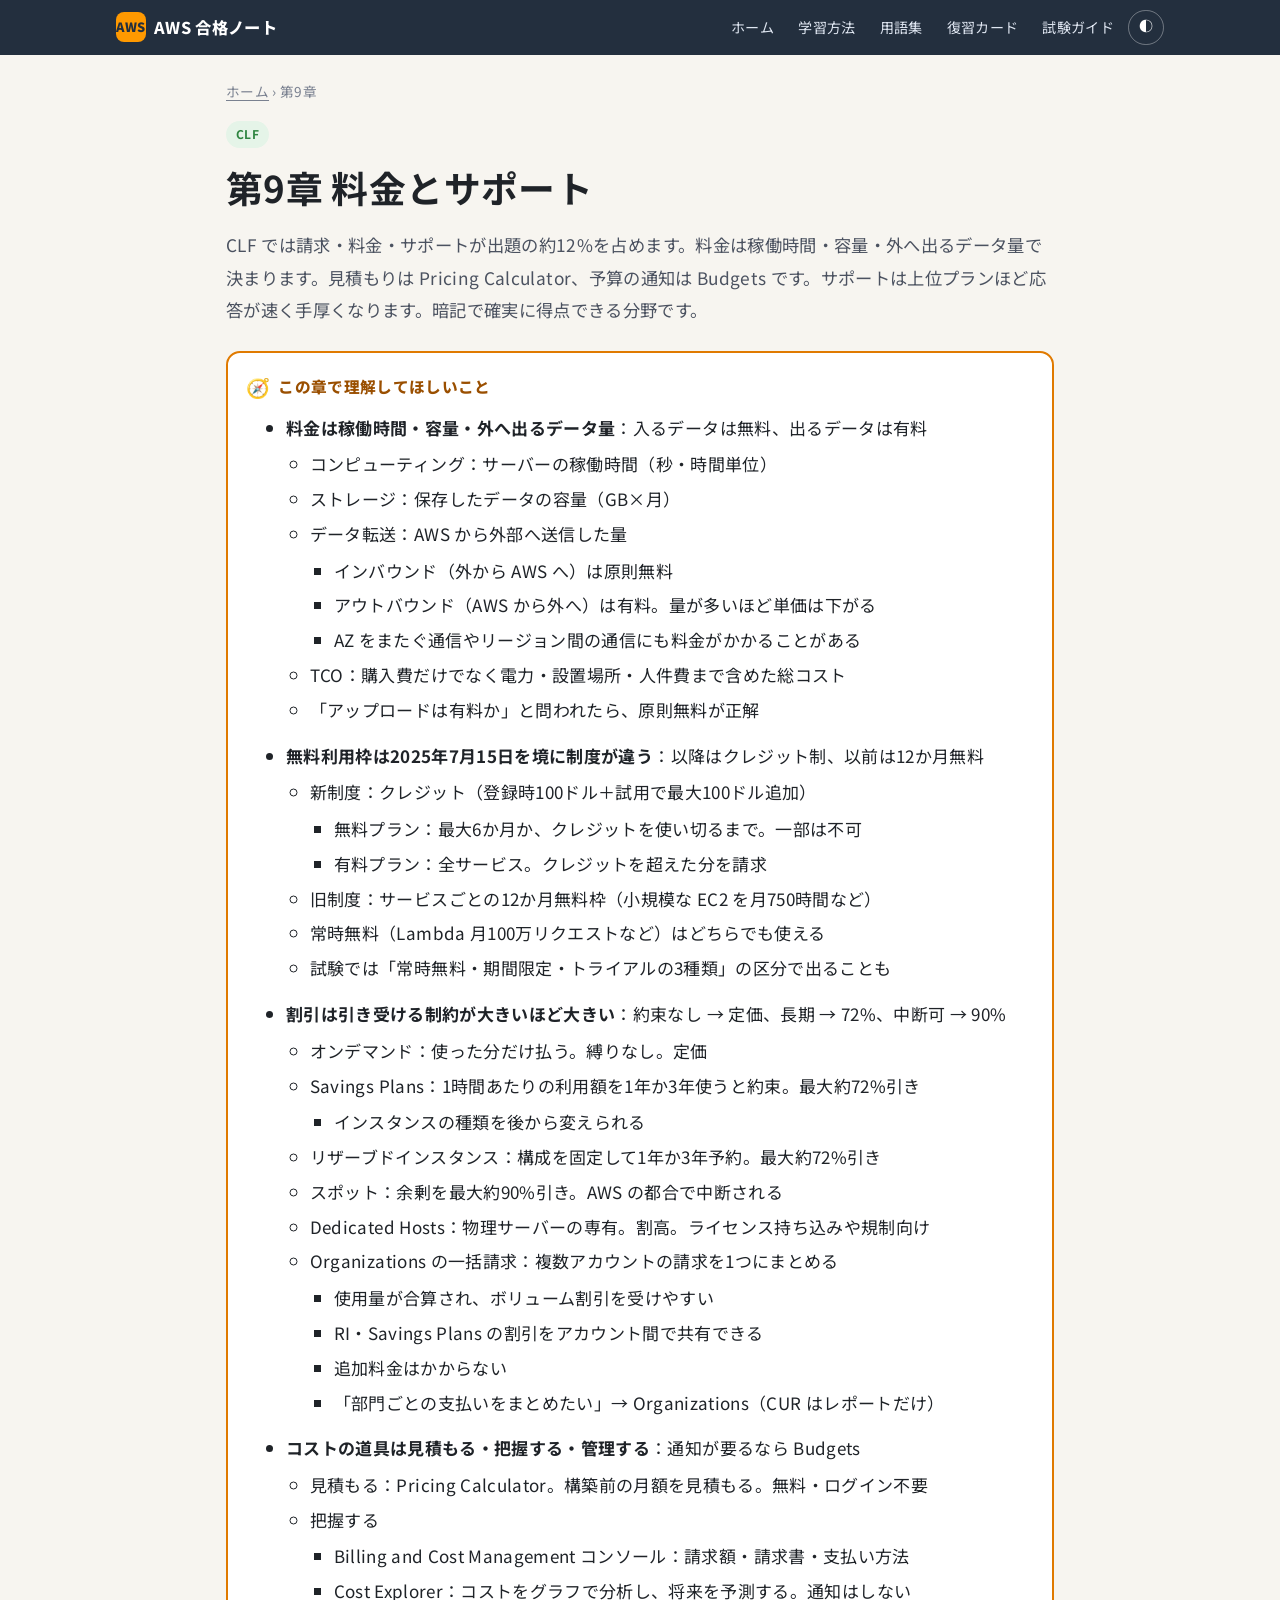
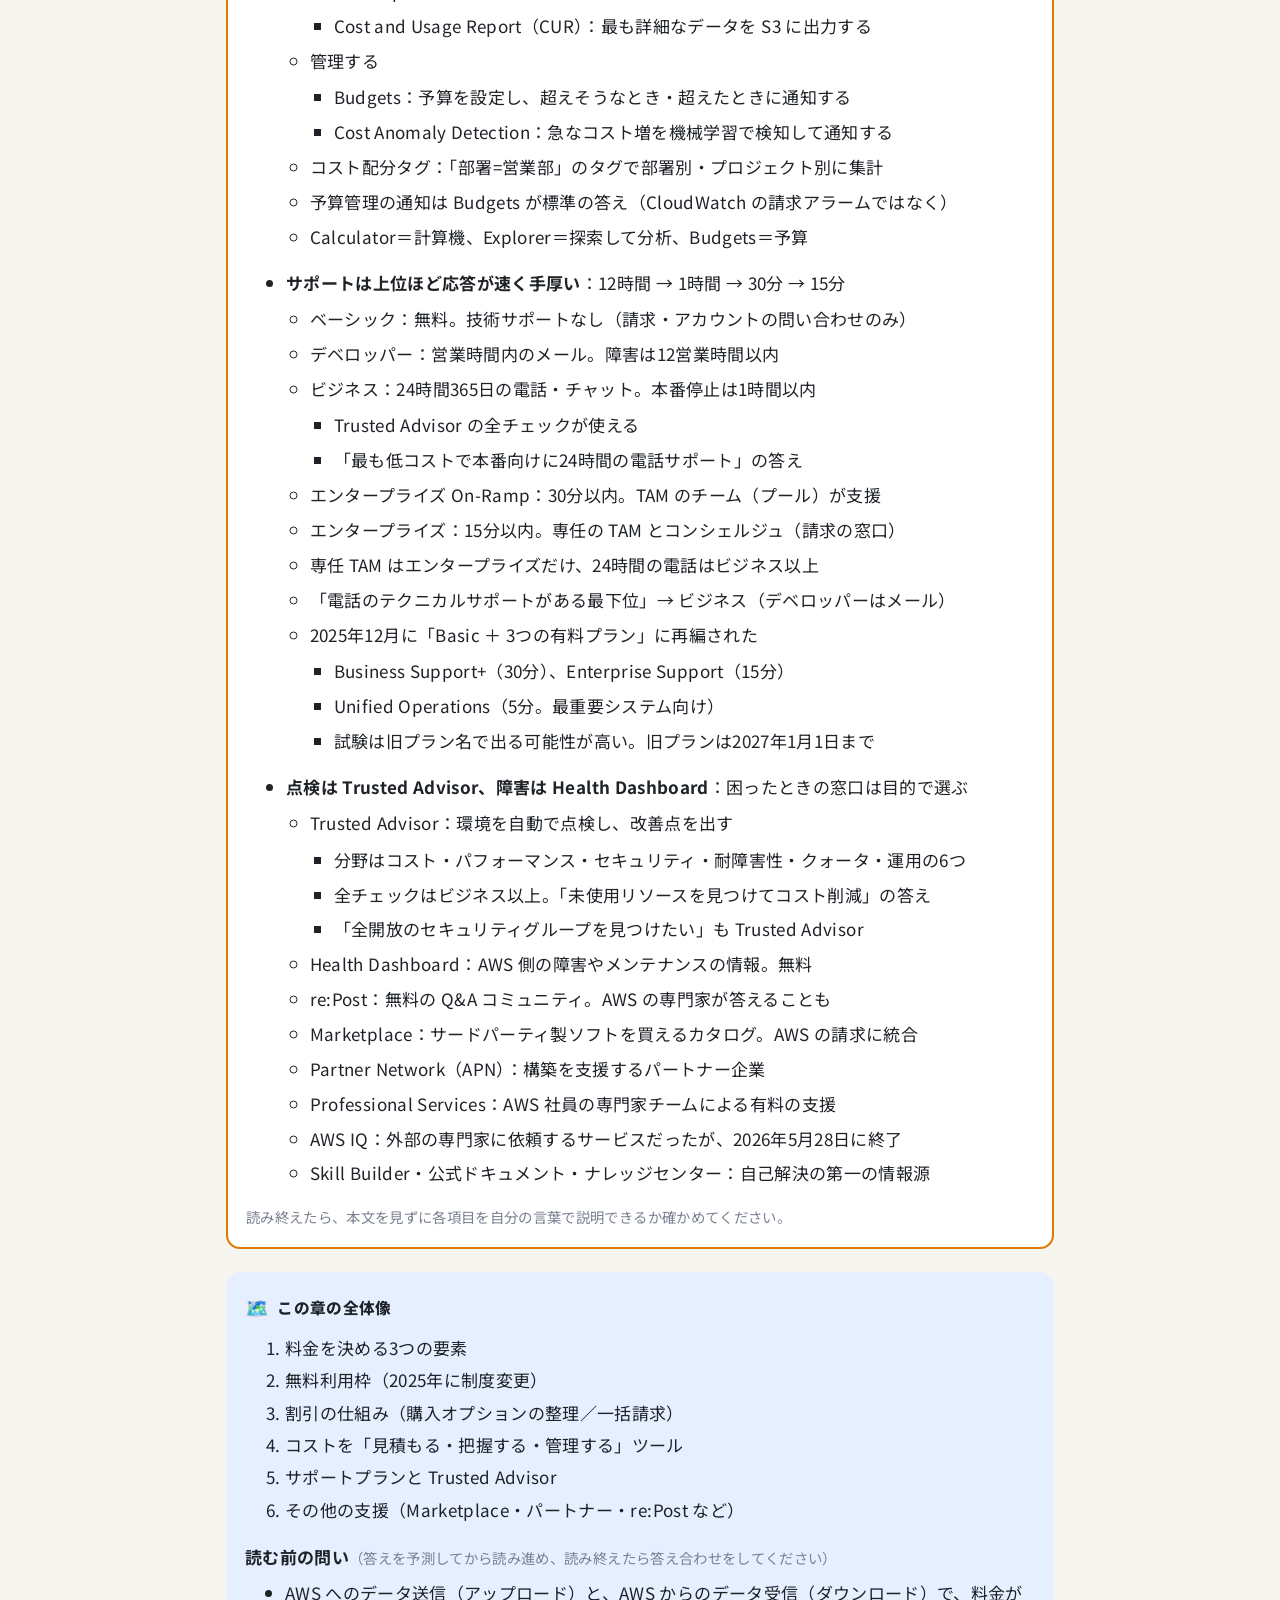
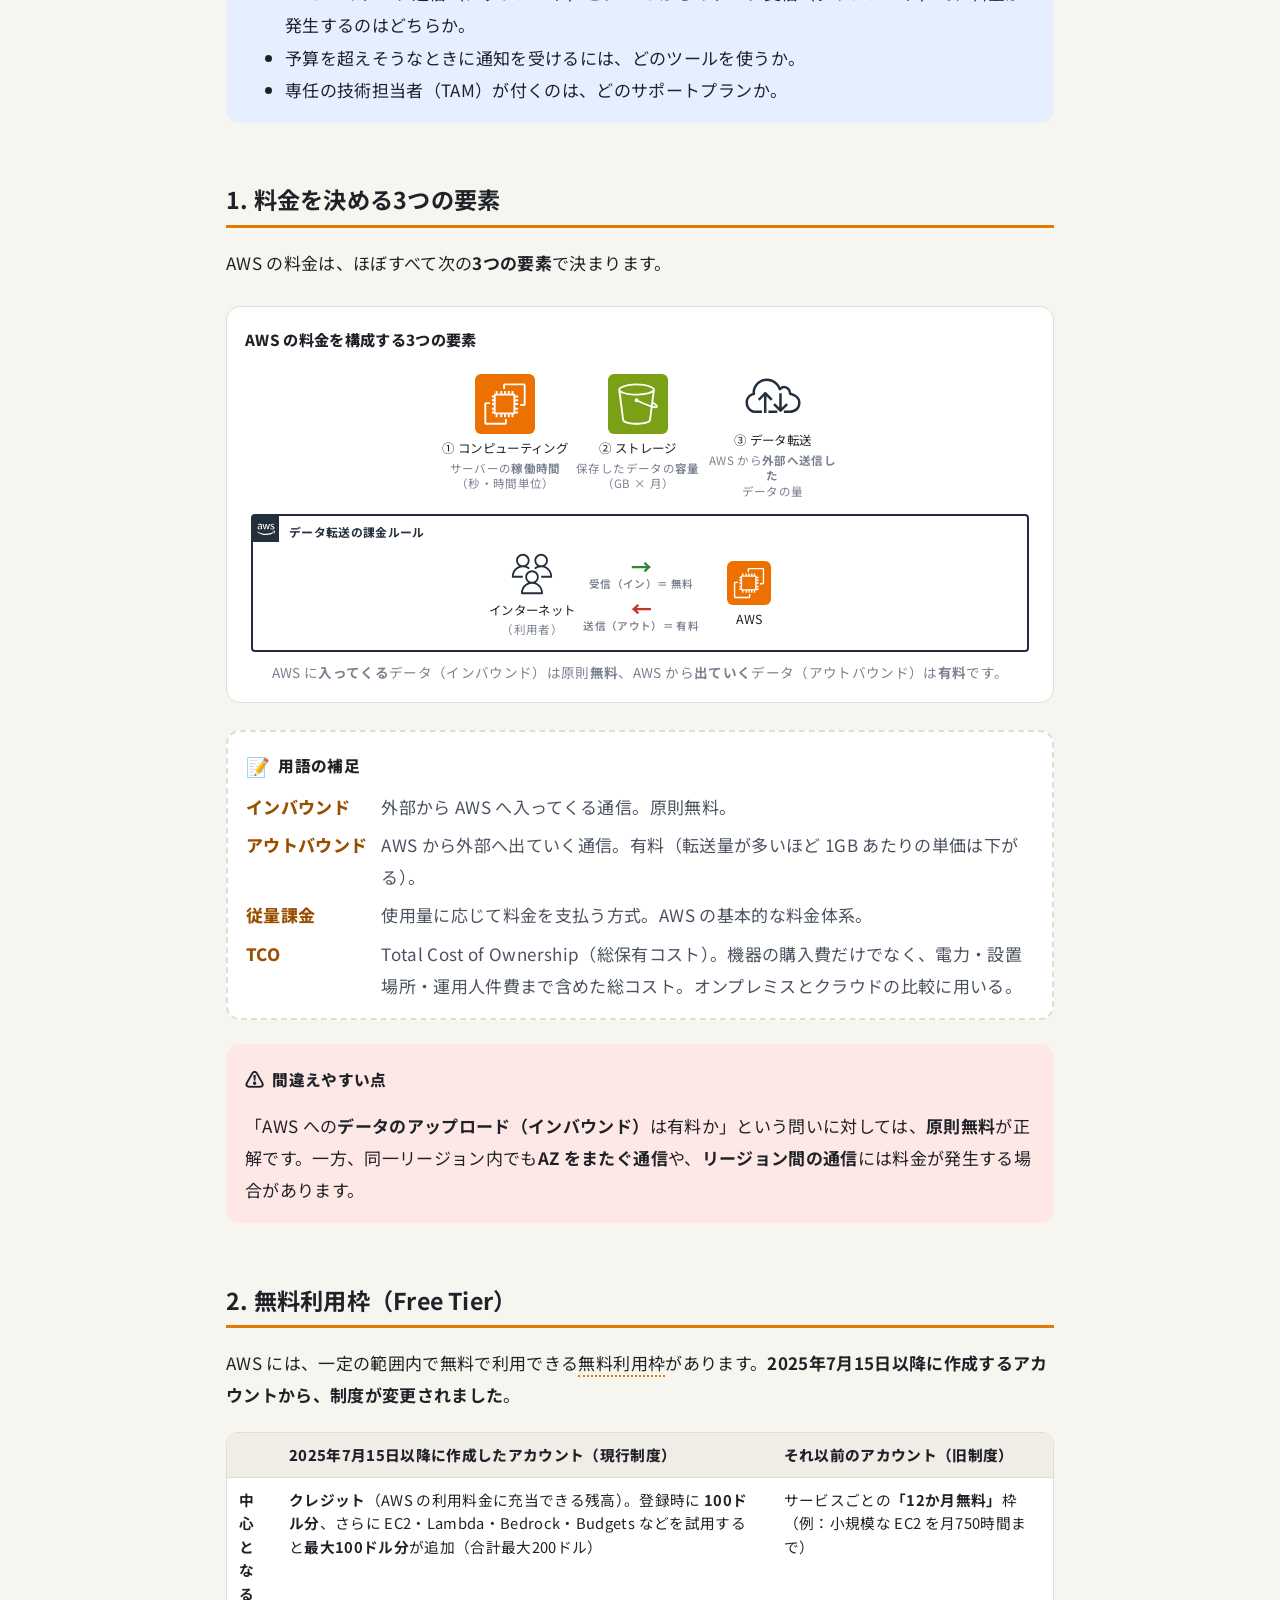
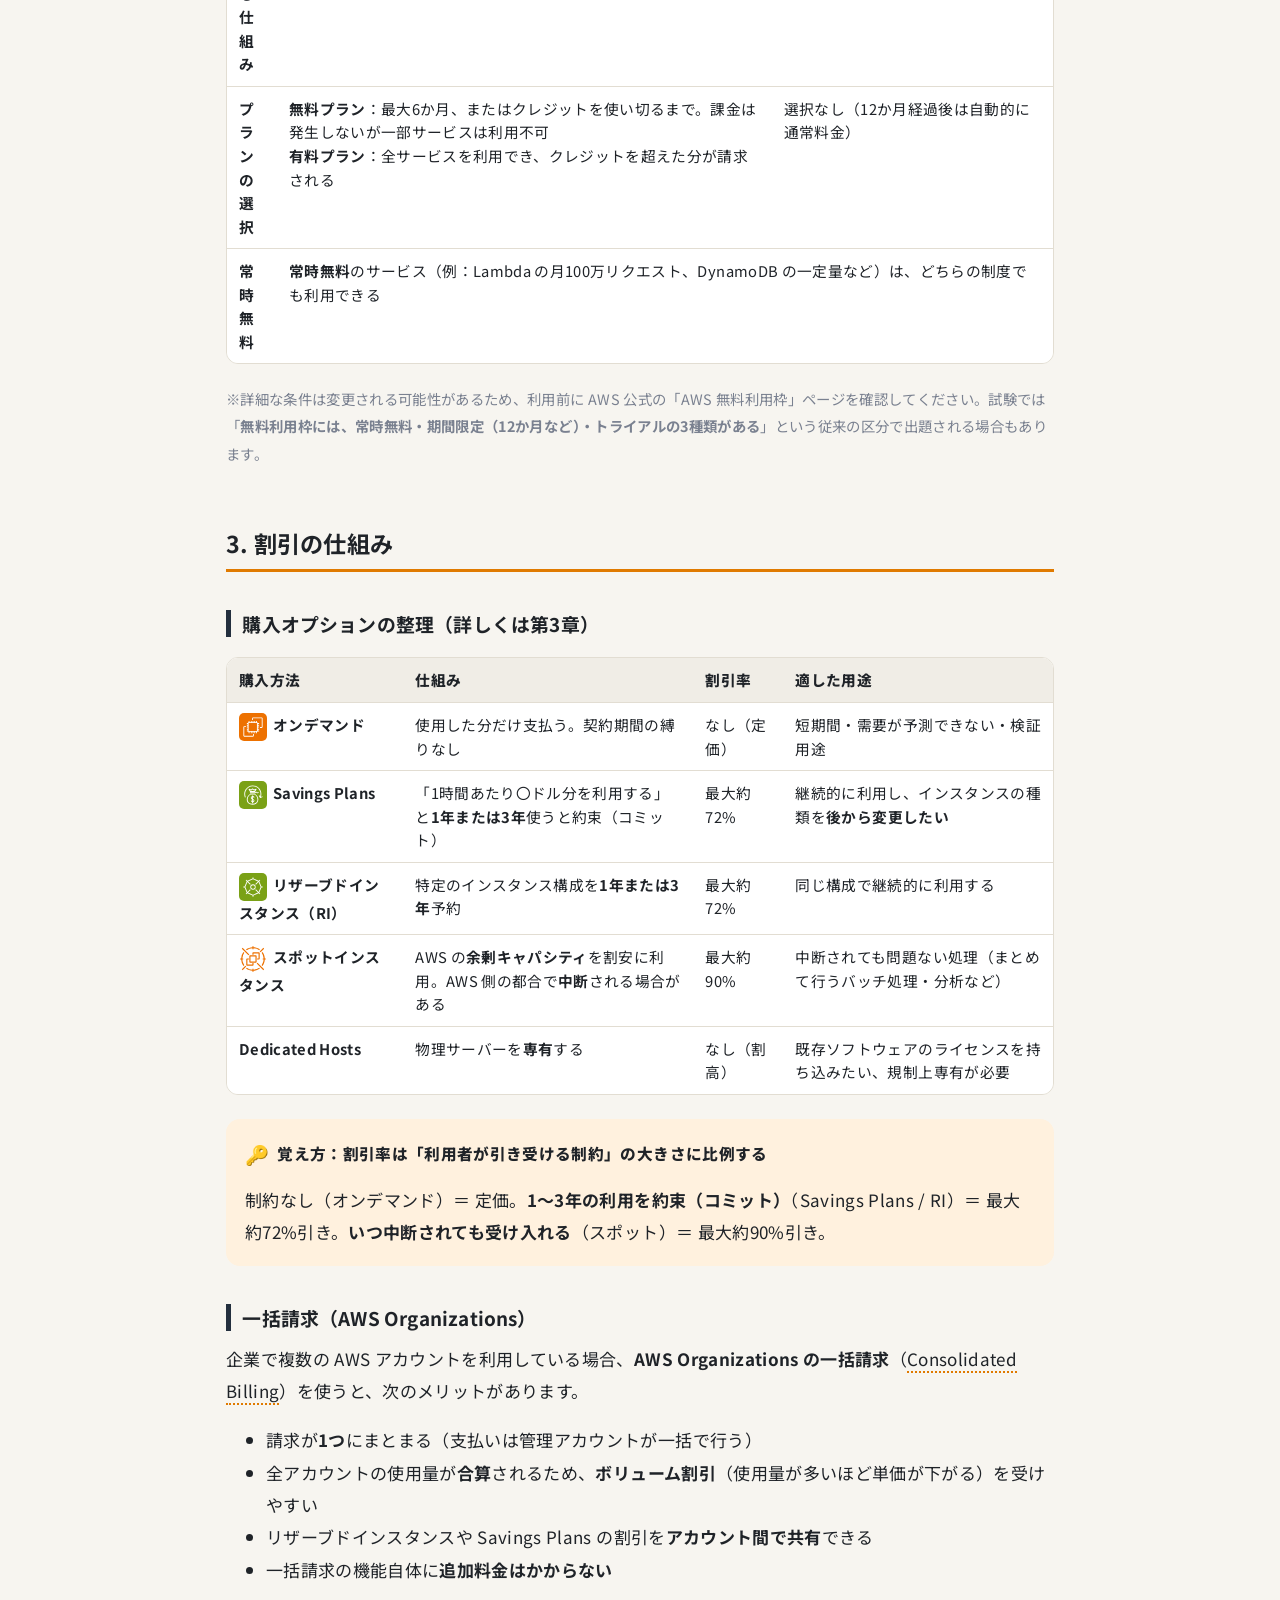
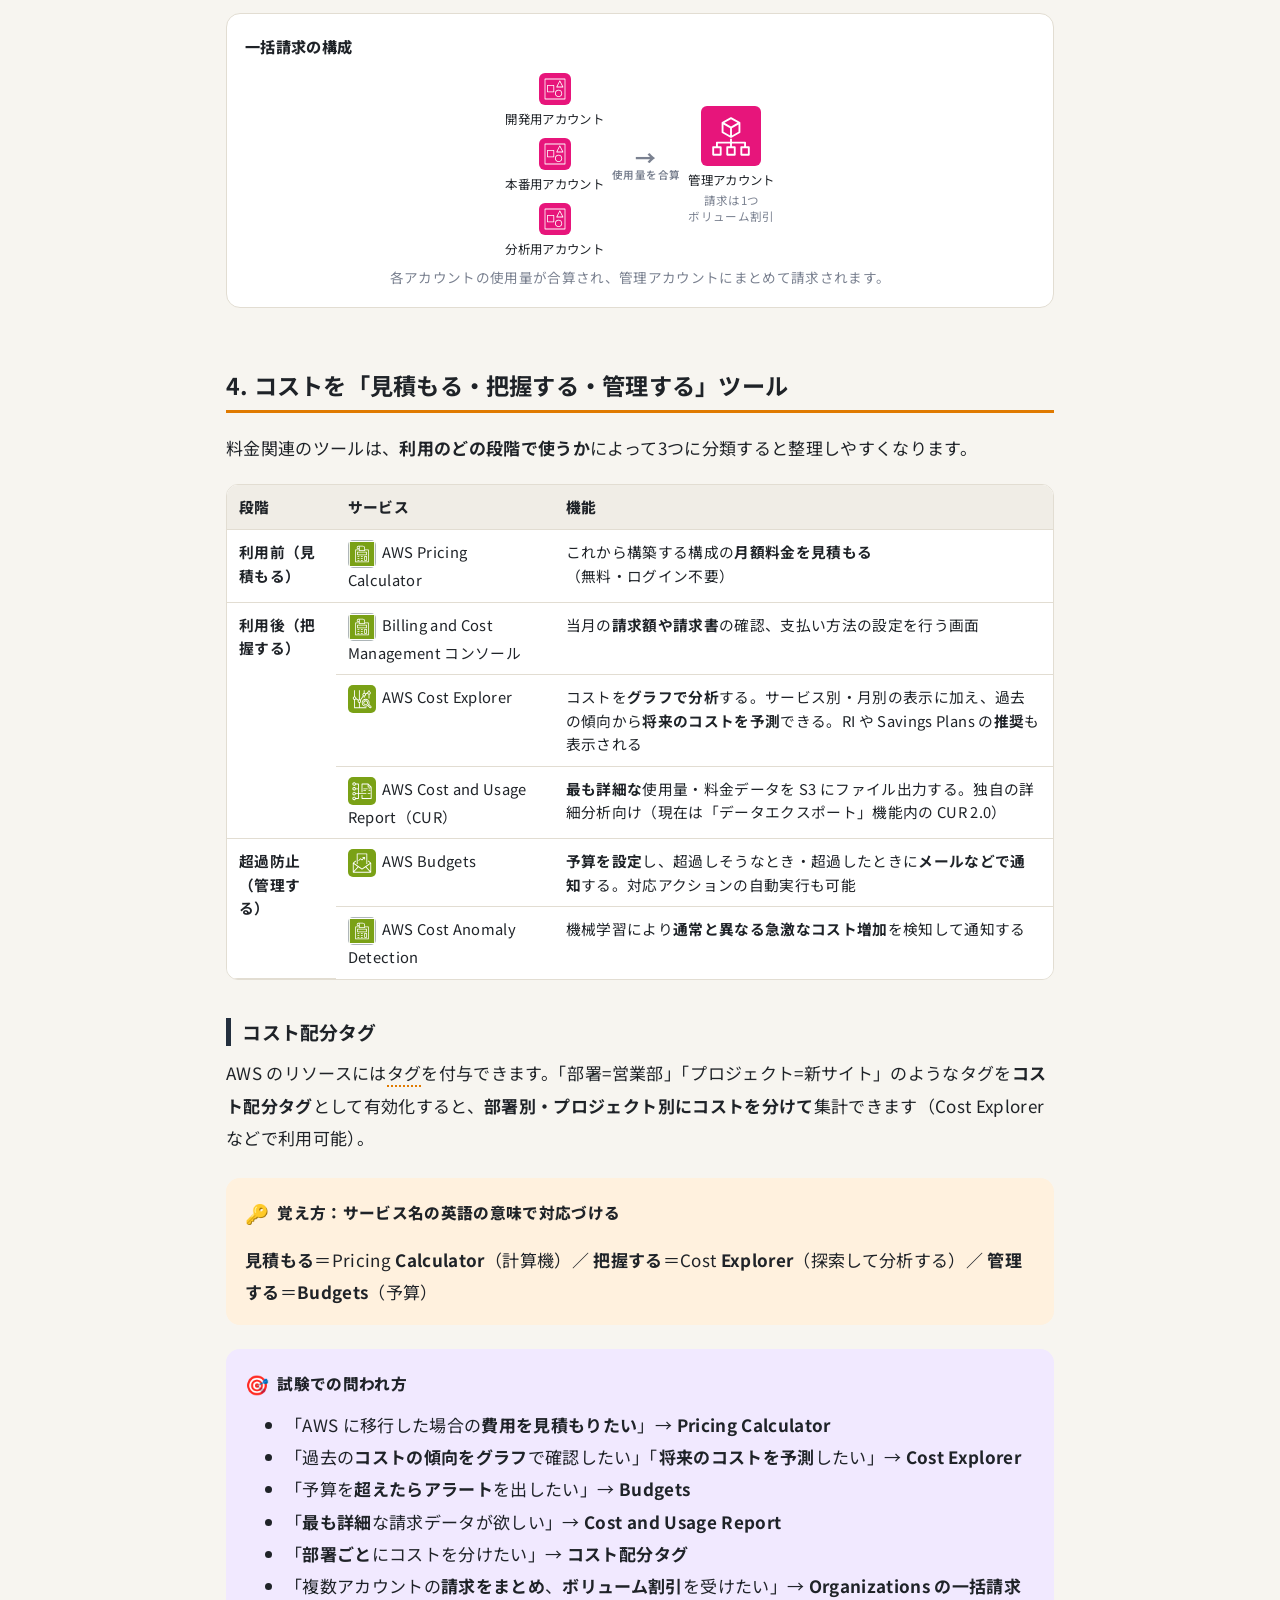
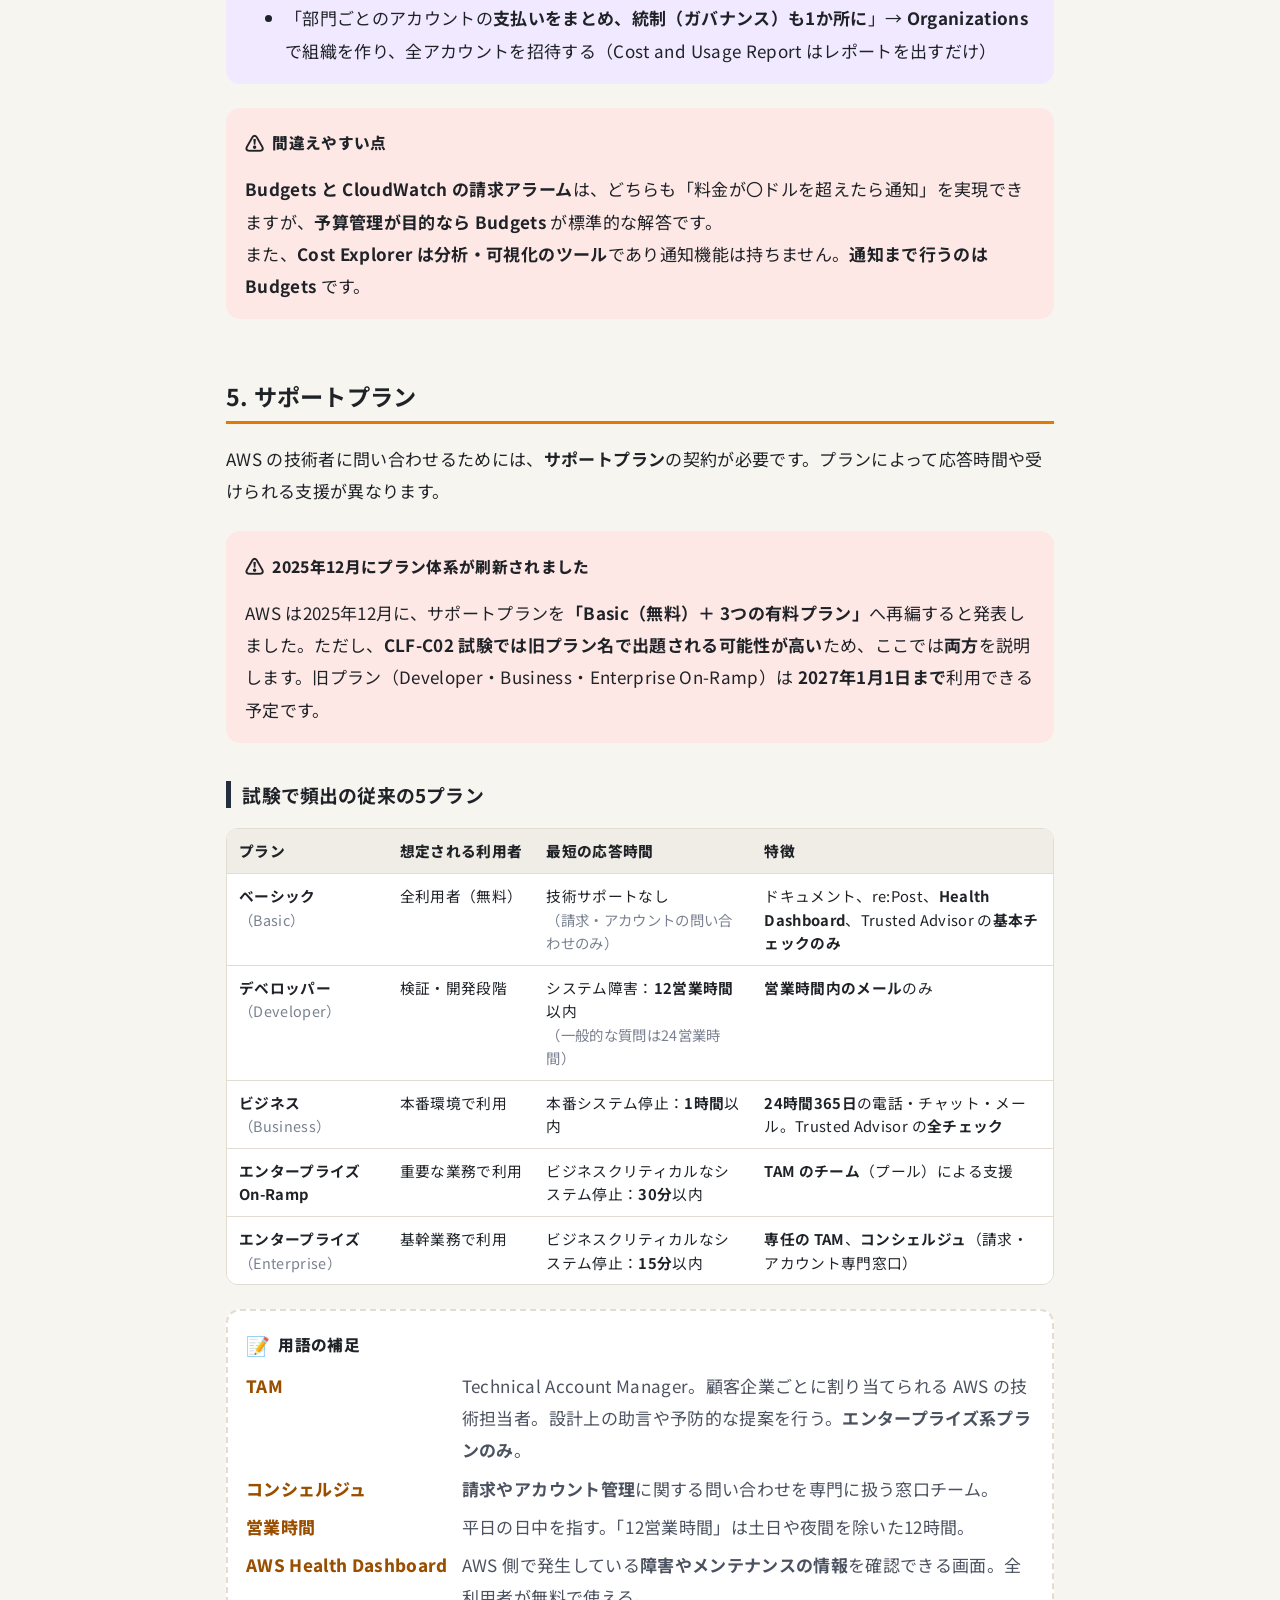
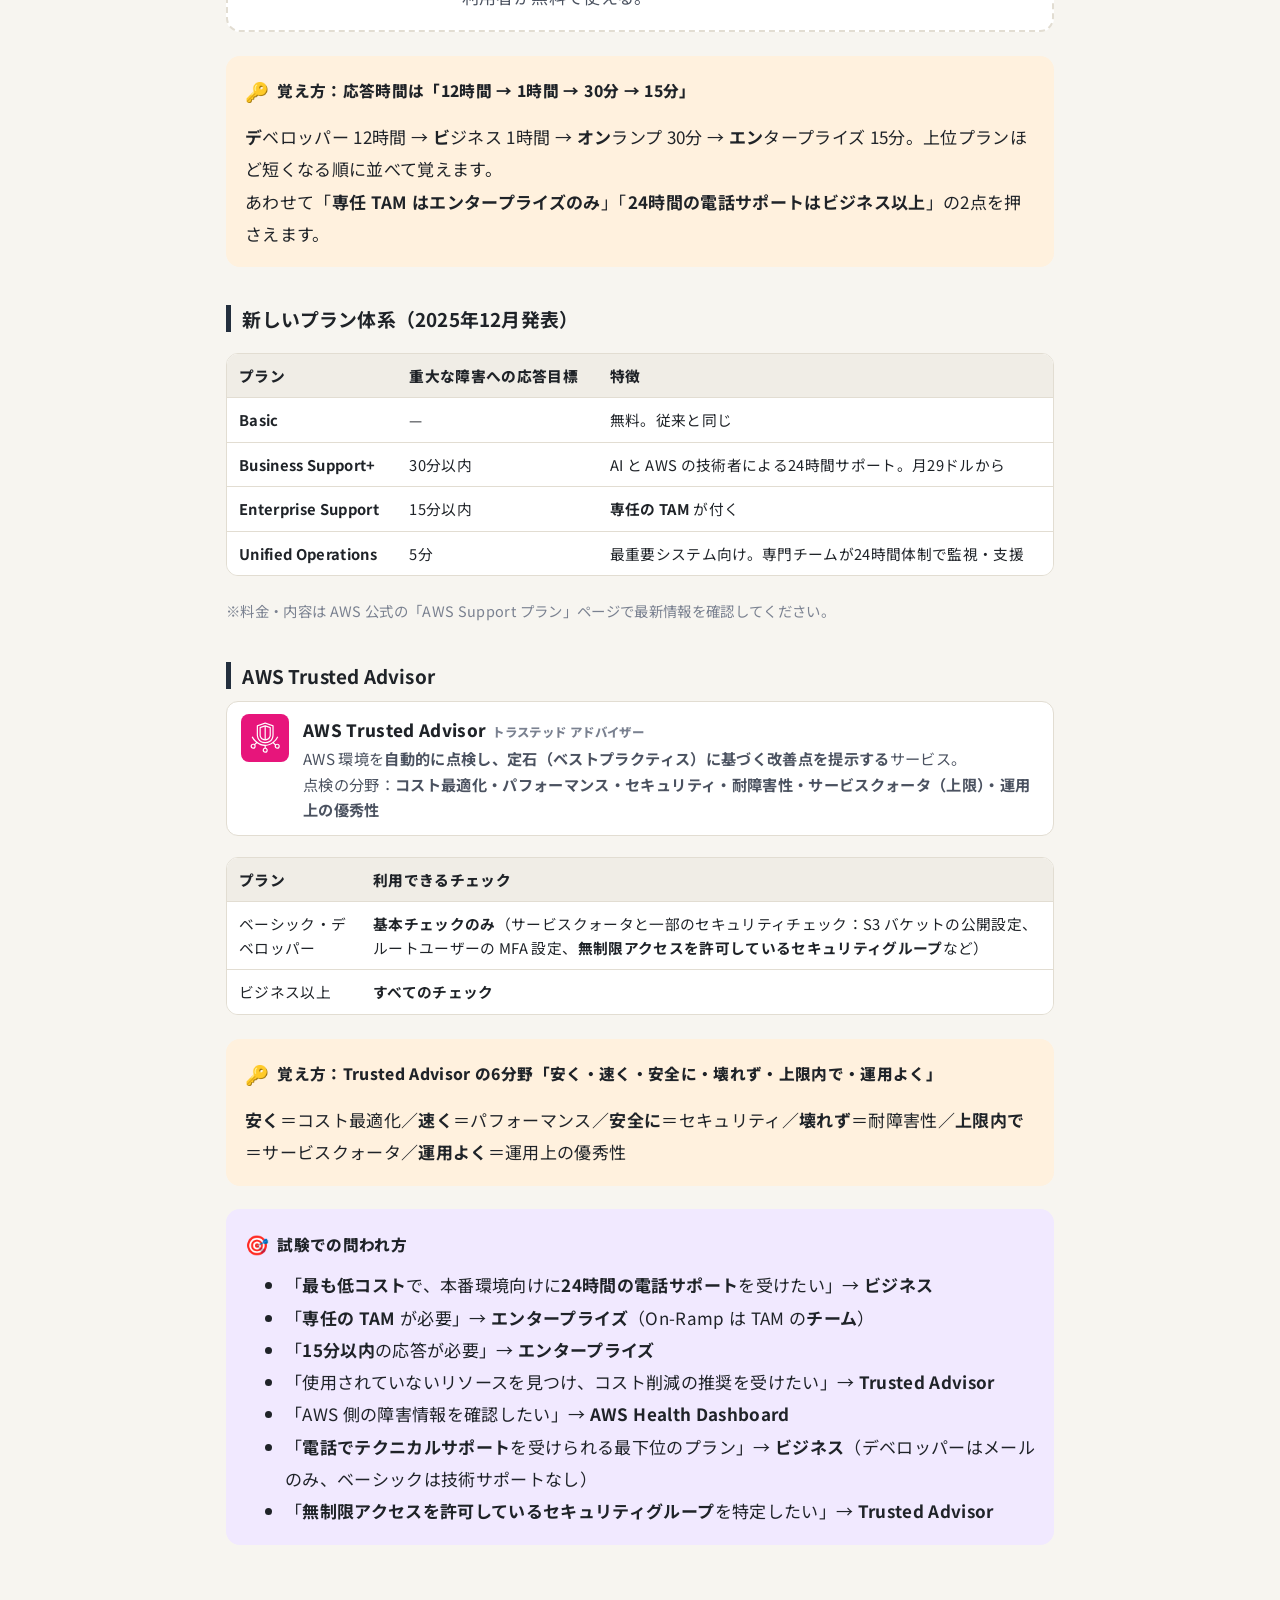
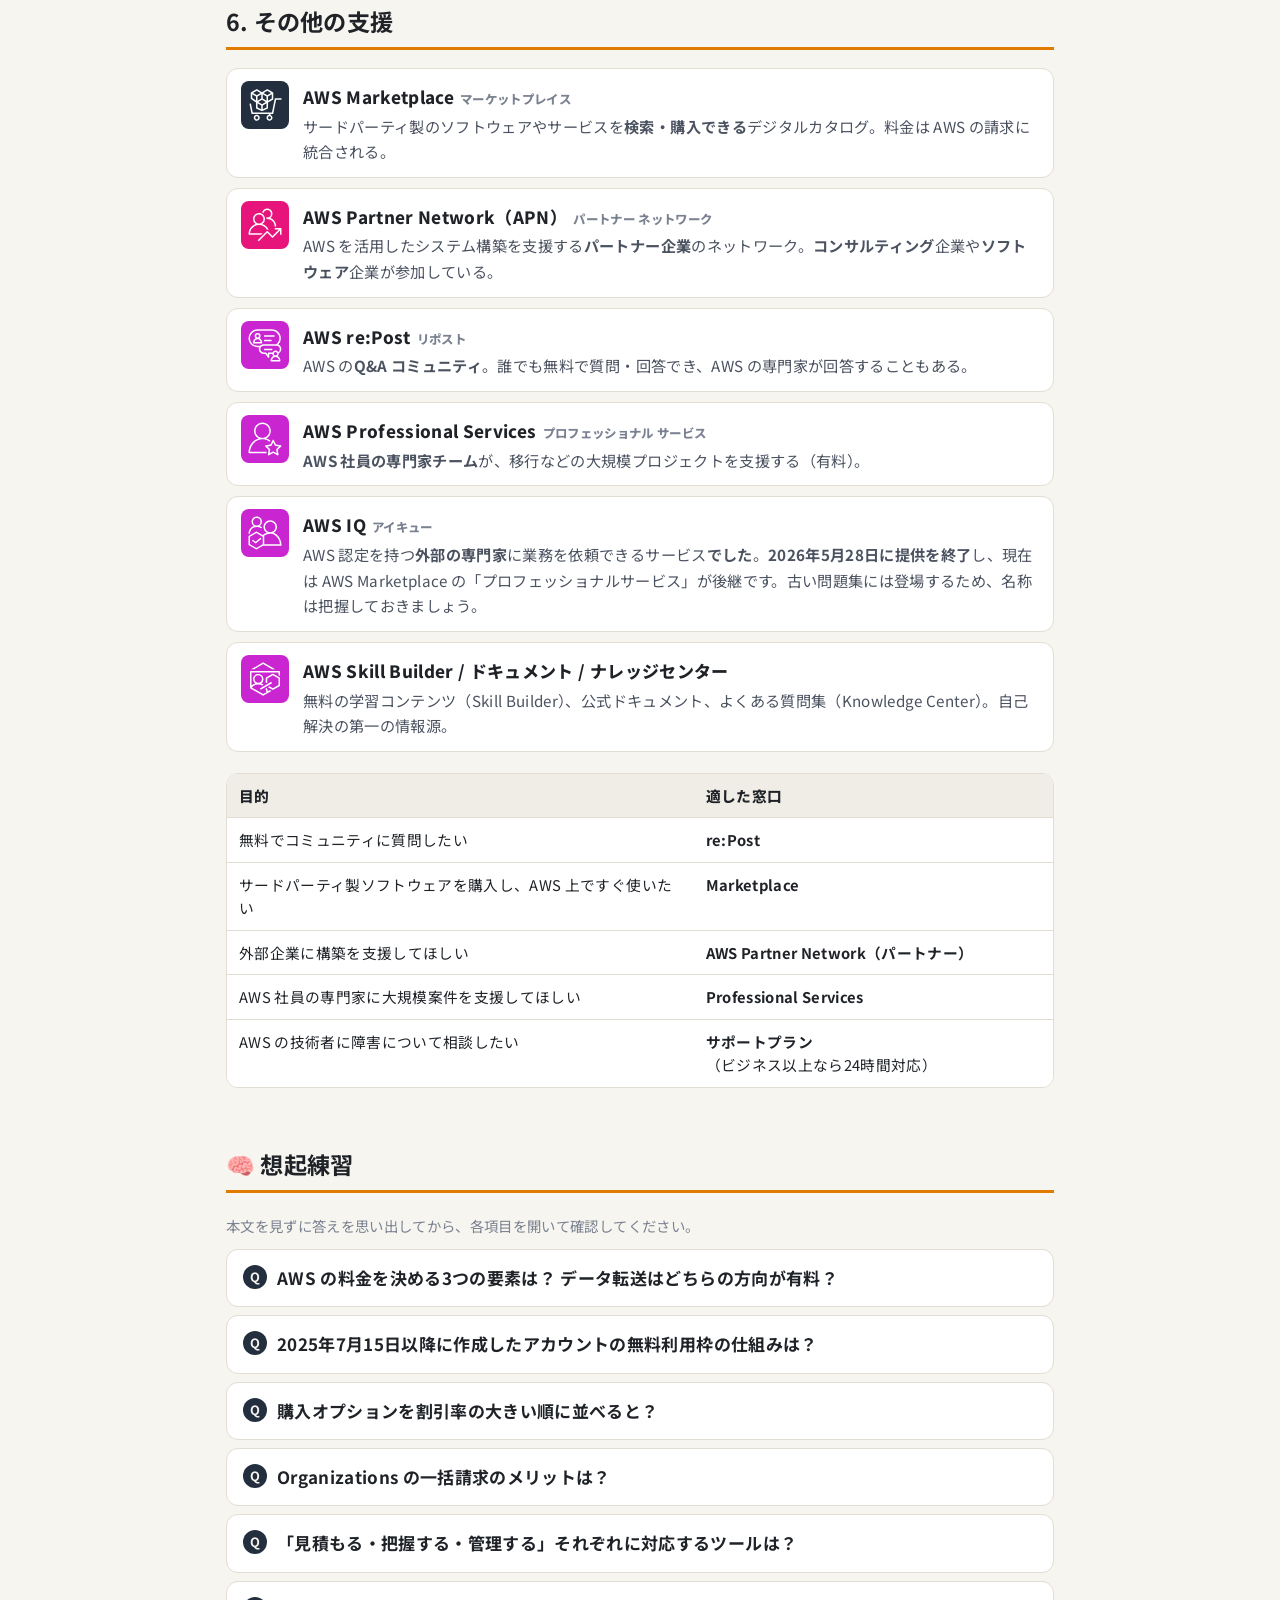
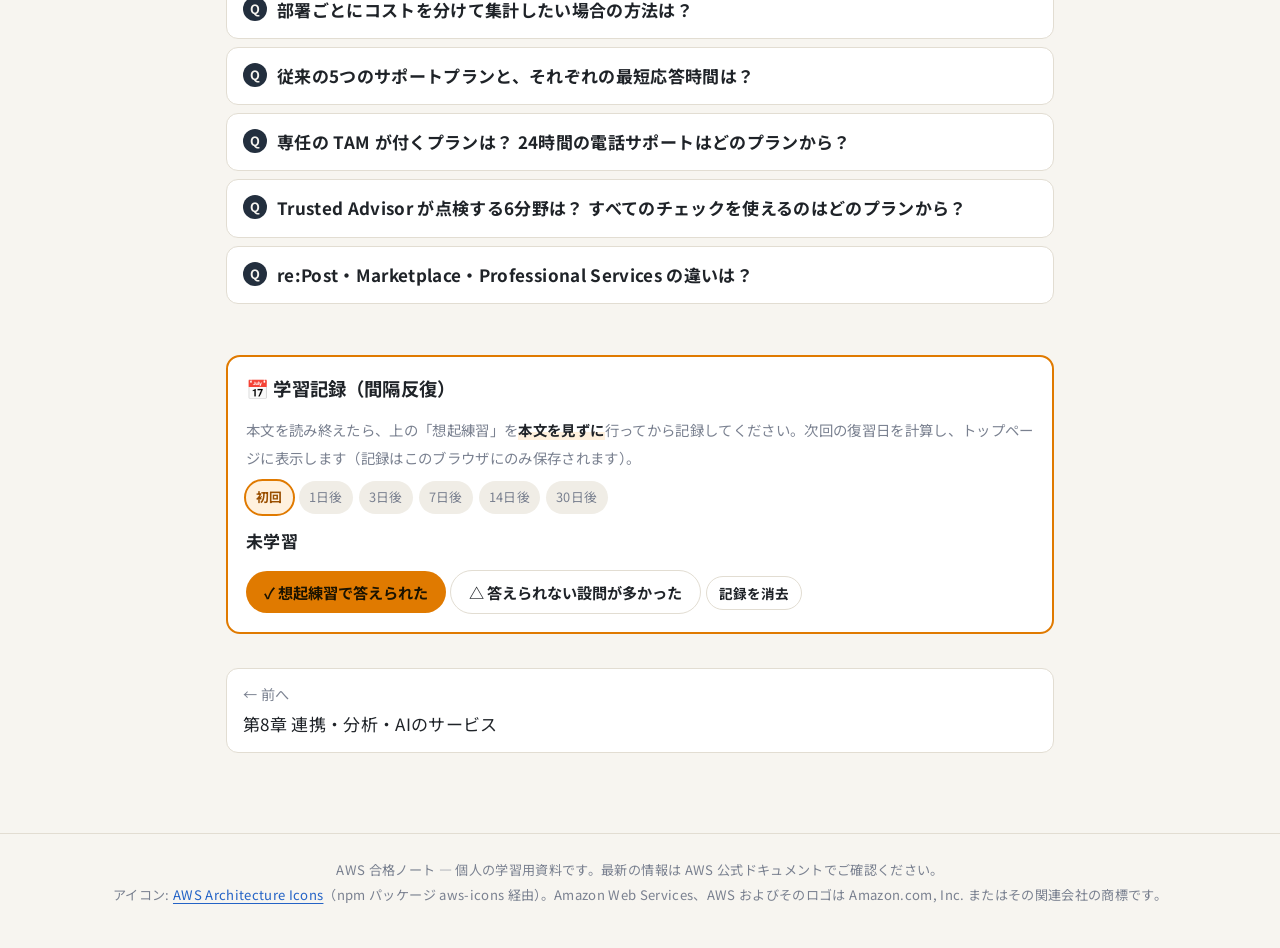
<file: docs/chapters/09-billing-support.html>
<!doctype html>
<html lang="ja">
<head>
<meta charset="utf-8">
<meta name="viewport" content="width=device-width, initial-scale=1">
<title>料金とサポート | AWS 合格ノート</title>
<link rel="preconnect" href="https://fonts.googleapis.com">
<link href="https://fonts.googleapis.com/css2?family=Noto+Sans+JP:wght@400;700;800&display=swap" rel="stylesheet">
<link rel="stylesheet" href="../assets/style.css">
</head>
<body data-root="../" data-page="ch09">
<main class="wrap">
<div class="breadcrumb"><a href="../index.html">ホーム</a> › 第9章</div>
<p><span class="badge clf">CLF</span></p>
<h1>第9章 料金とサポート</h1>
<p class="lead">CLF では請求・料金・サポートが出題の約12%を占めます。料金は稼働時間・容量・外へ出るデータ量で決まります。見積もりは Pricing Calculator、予算の通知は Budgets です。サポートは上位プランほど応答が速く手厚くなります。暗記で確実に得点できる分野です。</p>

<div class="box goal">
  <div class="box-title"><span class="em">🧭</span>この章で理解してほしいこと</div>
  <ul style="margin:0">
    <li><b>料金は稼働時間・容量・外へ出るデータ量</b>：入るデータは無料、出るデータは有料
      <ul>
        <li>コンピューティング：サーバーの稼働時間（秒・時間単位）</li>
        <li>ストレージ：保存したデータの容量（GB×月）</li>
        <li>データ転送：AWS から外部へ送信した量
          <ul>
          <li>インバウンド（外から AWS へ）は原則無料</li>
          <li>アウトバウンド（AWS から外へ）は有料。量が多いほど単価は下がる</li>
          <li>AZ をまたぐ通信やリージョン間の通信にも料金がかかることがある</li>
          </ul>
        </li>
        <li>TCO：購入費だけでなく電力・設置場所・人件費まで含めた総コスト</li>
        <li>「アップロードは有料か」と問われたら、原則無料が正解</li>
      </ul>
    </li>
    <li><b>無料利用枠は2025年7月15日を境に制度が違う</b>：以降はクレジット制、以前は12か月無料
      <ul>
        <li>新制度：クレジット（登録時100ドル＋試用で最大100ドル追加）
          <ul>
          <li>無料プラン：最大6か月か、クレジットを使い切るまで。一部は不可</li>
          <li>有料プラン：全サービス。クレジットを超えた分を請求</li>
          </ul>
        </li>
        <li>旧制度：サービスごとの12か月無料枠（小規模な EC2 を月750時間など）</li>
        <li>常時無料（Lambda 月100万リクエストなど）はどちらでも使える</li>
        <li>試験では「常時無料・期間限定・トライアルの3種類」の区分で出ることも</li>
      </ul>
    </li>
    <li><b>割引は引き受ける制約が大きいほど大きい</b>：約束なし → 定価、長期 → 72%、中断可 → 90%
      <ul>
        <li>オンデマンド：使った分だけ払う。縛りなし。定価</li>
        <li>Savings Plans：1時間あたりの利用額を1年か3年使うと約束。最大約72%引き
          <ul>
          <li>インスタンスの種類を後から変えられる</li>
          </ul>
        </li>
        <li>リザーブドインスタンス：構成を固定して1年か3年予約。最大約72%引き</li>
        <li>スポット：余剰を最大約90%引き。AWS の都合で中断される</li>
        <li>Dedicated Hosts：物理サーバーの専有。割高。ライセンス持ち込みや規制向け</li>
        <li>Organizations の一括請求：複数アカウントの請求を1つにまとめる
          <ul>
          <li>使用量が合算され、ボリューム割引を受けやすい</li>
          <li>RI・Savings Plans の割引をアカウント間で共有できる</li>
          <li>追加料金はかからない</li>
          <li>「部門ごとの支払いをまとめたい」→ Organizations（CUR はレポートだけ）</li>
          </ul>
        </li>
      </ul>
    </li>
    <li><b>コストの道具は見積もる・把握する・管理する</b>：通知が要るなら Budgets
      <ul>
        <li>見積もる：Pricing Calculator。構築前の月額を見積もる。無料・ログイン不要</li>
        <li>把握する
          <ul>
          <li>Billing and Cost Management コンソール：請求額・請求書・支払い方法</li>
          <li>Cost Explorer：コストをグラフで分析し、将来を予測する。通知はしない</li>
          <li>Cost and Usage Report（CUR）：最も詳細なデータを S3 に出力する</li>
          </ul>
        </li>
        <li>管理する
          <ul>
          <li>Budgets：予算を設定し、超えそうなとき・超えたときに通知する</li>
          <li>Cost Anomaly Detection：急なコスト増を機械学習で検知して通知する</li>
          </ul>
        </li>
        <li>コスト配分タグ：「部署=営業部」のタグで部署別・プロジェクト別に集計</li>
        <li>予算管理の通知は Budgets が標準の答え（CloudWatch の請求アラームではなく）</li>
        <li>Calculator＝計算機、Explorer＝探索して分析、Budgets＝予算</li>
      </ul>
    </li>
    <li><b>サポートは上位ほど応答が速く手厚い</b>：12時間 → 1時間 → 30分 → 15分
      <ul>
        <li>ベーシック：無料。技術サポートなし（請求・アカウントの問い合わせのみ）</li>
        <li>デベロッパー：営業時間内のメール。障害は12営業時間以内</li>
        <li>ビジネス：24時間365日の電話・チャット。本番停止は1時間以内
          <ul>
          <li>Trusted Advisor の全チェックが使える</li>
          <li>「最も低コストで本番向けに24時間の電話サポート」の答え</li>
          </ul>
        </li>
        <li>エンタープライズ On-Ramp：30分以内。TAM のチーム（プール）が支援</li>
        <li>エンタープライズ：15分以内。専任の TAM とコンシェルジュ（請求の窓口）</li>
        <li>専任 TAM はエンタープライズだけ、24時間の電話はビジネス以上</li>
        <li>「電話のテクニカルサポートがある最下位」→ ビジネス（デベロッパーはメール）</li>
        <li>2025年12月に「Basic ＋ 3つの有料プラン」に再編された
          <ul>
          <li>Business Support+（30分）、Enterprise Support（15分）</li>
          <li>Unified Operations（5分。最重要システム向け）</li>
          <li>試験は旧プラン名で出る可能性が高い。旧プランは2027年1月1日まで</li>
          </ul>
        </li>
      </ul>
    </li>
    <li><b>点検は Trusted Advisor、障害は Health Dashboard</b>：困ったときの窓口は目的で選ぶ
      <ul>
        <li>Trusted Advisor：環境を自動で点検し、改善点を出す
          <ul>
          <li>分野はコスト・パフォーマンス・セキュリティ・耐障害性・クォータ・運用の6つ</li>
          <li>全チェックはビジネス以上。「未使用リソースを見つけてコスト削減」の答え</li>
          <li>「全開放のセキュリティグループを見つけたい」も Trusted Advisor</li>
          </ul>
        </li>
        <li>Health Dashboard：AWS 側の障害やメンテナンスの情報。無料</li>
        <li>re:Post：無料の Q&amp;A コミュニティ。AWS の専門家が答えることも</li>
        <li>Marketplace：サードパーティ製ソフトを買えるカタログ。AWS の請求に統合</li>
        <li>Partner Network（APN）：構築を支援するパートナー企業</li>
        <li>Professional Services：AWS 社員の専門家チームによる有料の支援</li>
        <li>AWS IQ：外部の専門家に依頼するサービスだったが、2026年5月28日に終了</li>
        <li>Skill Builder・公式ドキュメント・ナレッジセンター：自己解決の第一の情報源</li>
      </ul>
    </li>
  </ul>
  <p class="muted" style="margin:.7em 0 0;font-size:.9rem">読み終えたら、本文を見ずに各項目を自分の言葉で説明できるか確かめてください。</p>
</div>

<div class="box map">
  <div class="box-title"><span class="em">🗺️</span>この章の全体像</div>
  <ol style="margin:0">
    <li>料金を決める3つの要素</li>
    <li>無料利用枠（2025年に制度変更）</li>
    <li>割引の仕組み（購入オプションの整理／一括請求）</li>
    <li>コストを「見積もる・把握する・管理する」ツール</li>
    <li>サポートプランと Trusted Advisor</li>
    <li>その他の支援（Marketplace・パートナー・re:Post など）</li>
  </ol>
  <p style="margin:.9em 0 .2em"><b>読む前の問い</b><small class="muted">（答えを予測してから読み進め、読み終えたら答え合わせをしてください）</small></p>
  <ul style="margin:0">
    <li>AWS へのデータ送信（アップロード）と、AWS からのデータ受信（ダウンロード）で、料金が発生するのはどちらか。</li>
    <li>予算を超えそうなときに通知を受けるには、どのツールを使うか。</li>
    <li>専任の技術担当者（TAM）が付くのは、どのサポートプランか。</li>
  </ul>
</div>

<h2>1. 料金を決める3つの要素</h2>
<p>AWS の料金は、ほぼすべて次の<b>3つの要素</b>で決まります。</p>

<div class="diagram">
  <div class="dtitle">AWS の料金を構成する3つの要素</div>
  <div class="flow wrap-ok">
    <div class="node lg" style="max-width:170px"><img src="../assets/aws-icons/architecture-service/AmazonEC2.svg" alt="">① コンピューティング<small>サーバーの<b>稼働時間</b><br>（秒・時間単位）</small></div>
    <div class="node lg"><img src="../assets/aws-icons/architecture-service/AmazonSimpleStorageService.svg" alt="">② ストレージ<small>保存したデータの<b>容量</b><br>（GB × 月）</small></div>
    <div class="node lg"><img src="../assets/aws-icons/resource/Internet.svg" alt="">③ データ転送<small>AWS から<b>外部へ送信した</b><br>データの量</small></div>
  </div>
  <div class="grp cloud" style="margin-top:14px">
    <div class="glabel"><img src="../assets/aws-icons/architecture-group/AWSCloudlogo.svg" alt=""><span class="gtxt">データ転送の課金ルール</span></div>
    <div class="flow">
      <div class="node"><img src="../assets/aws-icons/resource/Users.svg" alt="">インターネット<small>（利用者）</small></div>
      <div class="flow col">
        <div class="arr ok">→<small>受信（イン）＝ 無料</small></div>
        <div class="arr ng">←<small>送信（アウト）＝ 有料</small></div>
      </div>
      <div class="node"><img src="../assets/aws-icons/architecture-service/AmazonEC2.svg" alt="">AWS</div>
    </div>
  </div>
  <div class="cap">AWS に<b>入ってくる</b>データ（インバウンド）は原則<b>無料</b>、AWS から<b>出ていく</b>データ（アウトバウンド）は<b>有料</b>です。</div>
</div>

<div class="box kotoba">
  <div class="box-title"><span class="em">📝</span>用語の補足</div>
  <dl class="words">
    <dt>インバウンド</dt><dd>外部から AWS へ入ってくる通信。原則無料。</dd>
    <dt>アウトバウンド</dt><dd>AWS から外部へ出ていく通信。有料（転送量が多いほど 1GB あたりの単価は下がる）。</dd>
    <dt>従量課金</dt><dd>使用量に応じて料金を支払う方式。AWS の基本的な料金体系。</dd>
    <dt>TCO</dt><dd>Total Cost of Ownership（総保有コスト）。機器の購入費だけでなく、電力・設置場所・運用人件費まで含めた総コスト。オンプレミスとクラウドの比較に用いる。</dd>
  </dl>
</div>

<div class="box warn">
  <div class="box-title"><span class="em">⚠️</span>間違えやすい点</div>
  <p>「AWS への<b>データのアップロード（インバウンド）</b>は有料か」という問いに対しては、<b>原則無料</b>が正解です。一方、同一リージョン内でも<b>AZ をまたぐ通信</b>や、<b>リージョン間の通信</b>には料金が発生する場合があります。</p>
</div>

<h2>2. 無料利用枠（Free Tier）</h2>
<p>AWS には、一定の範囲内で無料で利用できる<span class="term" data-tip="無料利用枠（Free Tier）：一定の使用量や期間まで AWS を無料で利用できる制度。">無料利用枠</span>があります。<b>2025年7月15日以降に作成するアカウントから、制度が変更されました</b>。</p>

<div class="table-wrap"><table>
  <tr><th></th><th>2025年7月15日以降に作成したアカウント（現行制度）</th><th>それ以前のアカウント（旧制度）</th></tr>
  <tr><td><b>中心となる仕組み</b></td><td><b>クレジット</b>（AWS の利用料金に充当できる残高）。登録時に <b>100ドル分</b>、さらに EC2・Lambda・Bedrock・Budgets などを試用すると<b>最大100ドル分</b>が追加（合計最大200ドル）</td><td>サービスごとの<b>「12か月無料」</b>枠（例：小規模な EC2 を月750時間まで）</td></tr>
  <tr><td><b>プランの選択</b></td><td><b>無料プラン</b>：最大6か月、またはクレジットを使い切るまで。課金は発生しないが一部サービスは利用不可<br><b>有料プラン</b>：全サービスを利用でき、クレジットを超えた分が請求される</td><td>選択なし（12か月経過後は自動的に通常料金）</td></tr>
  <tr><td><b>常時無料</b></td><td colspan="2"><b>常時無料</b>のサービス（例：Lambda の月100万リクエスト、DynamoDB の一定量など）は、どちらの制度でも利用できる</td></tr>
</table></div>
<p class="muted">※詳細な条件は変更される可能性があるため、利用前に AWS 公式の「AWS 無料利用枠」ページを確認してください。試験では「<b>無料利用枠には、常時無料・期間限定（12か月など）・トライアルの3種類がある</b>」という従来の区分で出題される場合もあります。</p>

<h2>3. 割引の仕組み</h2>
<h3>購入オプションの整理（詳しくは第3章）</h3>
<div class="table-wrap"><table>
  <tr><th>購入方法</th><th>仕組み</th><th>割引率</th><th>適した用途</th></tr>
  <tr><td><img class="ico-s" src="../assets/aws-icons/architecture-service/AmazonEC2.svg" alt=""><b>オンデマンド</b></td><td>使用した分だけ支払う。契約期間の縛りなし</td><td>なし（定価）</td><td>短期間・需要が予測できない・検証用途</td></tr>
  <tr><td><img class="ico-s" src="../assets/aws-icons/architecture-service/SavingsPlans.svg" alt=""><b>Savings Plans</b></td><td>「1時間あたり〇ドル分を利用する」と<b>1年または3年</b>使うと約束（コミット）</td><td>最大約72%</td><td>継続的に利用し、インスタンスの種類を<b>後から変更したい</b></td></tr>
  <tr><td><img class="ico-s" src="../assets/aws-icons/architecture-service/ReservedInstanceReporting.svg" alt=""><b>リザーブドインスタンス（RI）</b></td><td>特定のインスタンス構成を<b>1年または3年</b>予約</td><td>最大約72%</td><td>同じ構成で継続的に利用する</td></tr>
  <tr><td><img class="ico-s" src="../assets/aws-icons/resource/AmazonEC2SpotInstance.svg" alt=""><b>スポットインスタンス</b></td><td>AWS の<b>余剰キャパシティ</b>を割安に利用。AWS 側の都合で<b>中断</b>される場合がある</td><td>最大約90%</td><td>中断されても問題ない処理（まとめて行うバッチ処理・分析など）</td></tr>
  <tr><td><b>Dedicated Hosts</b></td><td>物理サーバーを<b>専有</b>する</td><td>なし（割高）</td><td>既存ソフトウェアのライセンスを持ち込みたい、規制上専有が必要</td></tr>
</table></div>

<div class="box hook">
  <div class="box-title"><span class="em">🔑</span>覚え方：割引率は「利用者が引き受ける制約」の大きさに比例する</div>
  <p>制約なし（オンデマンド）＝ 定価。<b>1〜3年の利用を約束（コミット）</b>（Savings Plans / RI）＝ 最大約72%引き。<b>いつ中断されても受け入れる</b>（スポット）＝ 最大約90%引き。</p>
</div>

<h3>一括請求（AWS Organizations）</h3>
<p>企業で複数の AWS アカウントを利用している場合、<b>AWS Organizations の一括請求</b>（<span class="term" data-tip="一括請求（Consolidated Billing）：複数アカウントの料金を、1つの管理アカウントにまとめて請求する仕組み。">Consolidated Billing</span>）を使うと、次のメリットがあります。</p>
<ul>
  <li>請求が<b>1つ</b>にまとまる（支払いは管理アカウントが一括で行う）</li>
  <li>全アカウントの使用量が<b>合算</b>されるため、<b>ボリューム割引</b>（使用量が多いほど単価が下がる）を受けやすい</li>
  <li>リザーブドインスタンスや Savings Plans の割引を<b>アカウント間で共有</b>できる</li>
  <li>一括請求の機能自体に<b>追加料金はかからない</b></li>
</ul>

<div class="diagram">
  <div class="dtitle">一括請求の構成</div>
  <div class="flow wrap-ok">
    <div class="flow col">
      <div class="node sm"><img src="../assets/aws-icons/architecture-group/AWSAccount.svg" alt="">開発用アカウント</div>
      <div class="node sm"><img src="../assets/aws-icons/architecture-group/AWSAccount.svg" alt="">本番用アカウント</div>
      <div class="node sm"><img src="../assets/aws-icons/architecture-group/AWSAccount.svg" alt="">分析用アカウント</div>
    </div>
    <div class="arr">→<small>使用量を合算</small></div>
    <div class="node lg"><img src="../assets/aws-icons/architecture-service/AWSOrganizations.svg" alt="">管理アカウント<small>請求は1つ<br>ボリューム割引</small></div>
  </div>
  <div class="cap">各アカウントの使用量が合算され、管理アカウントにまとめて請求されます。</div>
</div>

<h2>4. コストを「見積もる・把握する・管理する」ツール</h2>
<p>料金関連のツールは、<b>利用のどの段階で使うか</b>によって3つに分類すると整理しやすくなります。</p>

<div class="table-wrap"><table>
  <tr><th>段階</th><th>サービス</th><th>機能</th></tr>
  <tr><td><b>利用前（見積もる）</b></td><td><img class="ico-s" src="../assets/aws-icons/category/CloudFinancialManagement.svg" alt="">AWS Pricing Calculator</td><td>これから構築する構成の<b>月額料金を見積もる</b>（無料・ログイン不要）</td></tr>
  <tr><td rowspan="3"><b>利用後（把握する）</b></td><td><img class="ico-s" src="../assets/aws-icons/category/CloudFinancialManagement.svg" alt="">Billing and Cost Management コンソール</td><td>当月の<b>請求額や請求書</b>の確認、支払い方法の設定を行う画面</td></tr>
  <tr><td><img class="ico-s" src="../assets/aws-icons/architecture-service/AWSCostExplorer.svg" alt="">AWS Cost Explorer</td><td>コストを<b>グラフで分析</b>する。サービス別・月別の表示に加え、過去の傾向から<b>将来のコストを予測</b>できる。RI や Savings Plans の<b>推奨</b>も表示される</td></tr>
  <tr><td><img class="ico-s" src="../assets/aws-icons/architecture-service/AWSCostandUsageReport.svg" alt="">AWS Cost and Usage Report（CUR）</td><td><b>最も詳細な</b>使用量・料金データを S3 にファイル出力する。独自の詳細分析向け（現在は「データエクスポート」機能内の CUR 2.0）</td></tr>
  <tr><td rowspan="2"><b>超過防止（管理する）</b></td><td><img class="ico-s" src="../assets/aws-icons/architecture-service/AWSBudgets.svg" alt="">AWS Budgets</td><td><b>予算を設定</b>し、超過しそうなとき・超過したときに<b>メールなどで通知</b>する。対応アクションの自動実行も可能</td></tr>
  <tr><td><img class="ico-s" src="../assets/aws-icons/category/CloudFinancialManagement.svg" alt="">AWS Cost Anomaly Detection</td><td>機械学習により<b>通常と異なる急激なコスト増加</b>を検知して通知する</td></tr>
</table></div>

<h3>コスト配分タグ</h3>
<p>AWS のリソースには<span class="term" data-tip="タグ：リソースに付与するメタデータ。キー（項目名）と値の組で構成される。例：Department=Sales。">タグ</span>を付与できます。「部署=営業部」「プロジェクト=新サイト」のようなタグを<b>コスト配分タグ</b>として有効化すると、<b>部署別・プロジェクト別にコストを分けて</b>集計できます（Cost Explorer などで利用可能）。</p>

<div class="box hook">
  <div class="box-title"><span class="em">🔑</span>覚え方：サービス名の英語の意味で対応づける</div>
  <p><b>見積もる</b>＝Pricing <b>Calculator</b>（計算機）／ <b>把握する</b>＝Cost <b>Explorer</b>（探索して分析する）／ <b>管理する</b>＝<b>Budgets</b>（予算）</p>
</div>

<div class="box exam">
  <div class="box-title"><span class="em">🎯</span>試験での問われ方</div>
  <ul style="margin:0">
    <li>「AWS に移行した場合の<b>費用を見積もりたい</b>」→ <b>Pricing Calculator</b></li>
    <li>「過去の<b>コストの傾向をグラフ</b>で確認したい」「<b>将来のコストを予測</b>したい」→ <b>Cost Explorer</b></li>
    <li>「予算を<b>超えたらアラート</b>を出したい」→ <b>Budgets</b></li>
    <li>「<b>最も詳細</b>な請求データが欲しい」→ <b>Cost and Usage Report</b></li>
    <li>「<b>部署ごと</b>にコストを分けたい」→ <b>コスト配分タグ</b></li>
    <li>「複数アカウントの<b>請求をまとめ</b>、<b>ボリューム割引</b>を受けたい」→ <b>Organizations の一括請求</b></li>
    <li>「部門ごとのアカウントの<b>支払いをまとめ、統制（ガバナンス）も1か所に</b>」→ <b>Organizations</b> で組織を作り、全アカウントを招待する（Cost and Usage Report はレポートを出すだけ）</li>
  </ul>
</div>

<div class="box warn">
  <div class="box-title"><span class="em">⚠️</span>間違えやすい点</div>
  <p><b>Budgets と CloudWatch の請求アラーム</b>は、どちらも「料金が〇ドルを超えたら通知」を実現できますが、<b>予算管理が目的なら Budgets</b> が標準的な解答です。<br>
  また、<b>Cost Explorer は分析・可視化のツール</b>であり通知機能は持ちません。<b>通知まで行うのは Budgets</b> です。</p>
</div>

<h2>5. サポートプラン</h2>
<p>AWS の技術者に問い合わせるためには、<b>サポートプラン</b>の契約が必要です。プランによって応答時間や受けられる支援が異なります。</p>

<div class="box warn">
  <div class="box-title"><span class="em">⚠️</span>2025年12月にプラン体系が刷新されました</div>
  <p>AWS は2025年12月に、サポートプランを<b>「Basic（無料）＋ 3つの有料プラン」</b>へ再編すると発表しました。ただし、<b>CLF-C02 試験では旧プラン名で出題される可能性が高い</b>ため、ここでは<b>両方</b>を説明します。旧プラン（Developer・Business・Enterprise On-Ramp）は <b>2027年1月1日まで</b>利用できる予定です。</p>
</div>

<h3>試験で頻出の従来の5プラン</h3>
<div class="table-wrap"><table>
  <tr><th>プラン</th><th>想定される利用者</th><th>最短の応答時間</th><th>特徴</th></tr>
  <tr><td><b>ベーシック</b><br><small class="muted">（Basic）</small></td><td>全利用者（無料）</td><td>技術サポートなし<br><small class="muted">（請求・アカウントの問い合わせのみ）</small></td><td>ドキュメント、re:Post、<b>Health Dashboard</b>、Trusted Advisor の<b>基本チェックのみ</b></td></tr>
  <tr><td><b>デベロッパー</b><br><small class="muted">（Developer）</small></td><td>検証・開発段階</td><td>システム障害：<b>12営業時間</b>以内<br><small class="muted">（一般的な質問は24営業時間）</small></td><td><b>営業時間内のメール</b>のみ</td></tr>
  <tr><td><b>ビジネス</b><br><small class="muted">（Business）</small></td><td>本番環境で利用</td><td>本番システム停止：<b>1時間</b>以内</td><td><b>24時間365日</b>の電話・チャット・メール。Trusted Advisor の<b>全チェック</b></td></tr>
  <tr><td><b>エンタープライズ On-Ramp</b></td><td>重要な業務で利用</td><td>ビジネスクリティカルなシステム停止：<b>30分</b>以内</td><td><b>TAM のチーム</b>（プール）による支援</td></tr>
  <tr><td><b>エンタープライズ</b><br><small class="muted">（Enterprise）</small></td><td>基幹業務で利用</td><td>ビジネスクリティカルなシステム停止：<b>15分</b>以内</td><td><b>専任の TAM</b>、<b>コンシェルジュ</b>（請求・アカウント専門窓口）</td></tr>
</table></div>

<div class="box kotoba">
  <div class="box-title"><span class="em">📝</span>用語の補足</div>
  <dl class="words">
    <dt>TAM</dt><dd>Technical Account Manager。顧客企業ごとに割り当てられる AWS の技術担当者。設計上の助言や予防的な提案を行う。<b>エンタープライズ系プランのみ</b>。</dd>
    <dt>コンシェルジュ</dt><dd><b>請求やアカウント管理</b>に関する問い合わせを専門に扱う窓口チーム。</dd>
    <dt>営業時間</dt><dd>平日の日中を指す。「12営業時間」は土日や夜間を除いた12時間。</dd>
    <dt>AWS Health Dashboard</dt><dd>AWS 側で発生している<b>障害やメンテナンスの情報</b>を確認できる画面。全利用者が無料で使える。</dd>
  </dl>
</div>

<div class="box hook">
  <div class="box-title"><span class="em">🔑</span>覚え方：応答時間は「12時間 → 1時間 → 30分 → 15分」</div>
  <p><b>デ</b>ベロッパー 12時間 → <b>ビ</b>ジネス 1時間 → <b>オン</b>ランプ 30分 → <b>エン</b>タープライズ 15分。上位プランほど短くなる順に並べて覚えます。<br>
  あわせて「<b>専任 TAM はエンタープライズのみ</b>」「<b>24時間の電話サポートはビジネス以上</b>」の2点を押さえます。</p>
</div>

<h3>新しいプラン体系（2025年12月発表）</h3>
<div class="table-wrap"><table>
  <tr><th>プラン</th><th>重大な障害への応答目標</th><th>特徴</th></tr>
  <tr><td><b>Basic</b></td><td>—</td><td>無料。従来と同じ</td></tr>
  <tr><td><b>Business Support+</b></td><td>30分以内</td><td>AI と AWS の技術者による24時間サポート。月29ドルから</td></tr>
  <tr><td><b>Enterprise Support</b></td><td>15分以内</td><td><b>専任の TAM</b> が付く</td></tr>
  <tr><td><b>Unified Operations</b></td><td>5分</td><td>最重要システム向け。専門チームが24時間体制で監視・支援</td></tr>
</table></div>
<p class="muted">※料金・内容は AWS 公式の「AWS Support プラン」ページで最新情報を確認してください。</p>

<h3>AWS Trusted Advisor</h3>
<div class="svc"><img src="../assets/aws-icons/architecture-service/AWSTrustedAdvisor.svg" alt=""><div><div class="name">AWS Trusted Advisor<span class="yomi">トラステッド アドバイザー</span></div><div class="one">AWS 環境を<b>自動的に点検し、定石（ベストプラクティス）に基づく改善点を提示する</b>サービス。<br>点検の分野：<b>コスト最適化・パフォーマンス・セキュリティ・耐障害性・サービスクォータ（上限）・運用上の優秀性</b></div></div></div>
<div class="table-wrap"><table>
  <tr><th>プラン</th><th>利用できるチェック</th></tr>
  <tr><td>ベーシック・デベロッパー</td><td><b>基本チェックのみ</b>（サービスクォータと一部のセキュリティチェック：S3 バケットの公開設定、ルートユーザーの MFA 設定、<b>無制限アクセスを許可しているセキュリティグループ</b>など）</td></tr>
  <tr><td>ビジネス以上</td><td><b>すべてのチェック</b></td></tr>
</table></div>

<div class="box hook">
  <div class="box-title"><span class="em">🔑</span>覚え方：Trusted Advisor の6分野「安く・速く・安全に・壊れず・上限内で・運用よく」</div>
  <p><b>安く</b>＝コスト最適化／<b>速く</b>＝パフォーマンス／<b>安全に</b>＝セキュリティ／<b>壊れず</b>＝耐障害性／<b>上限内で</b>＝サービスクォータ／<b>運用よく</b>＝運用上の優秀性</p>
</div>

<div class="box exam">
  <div class="box-title"><span class="em">🎯</span>試験での問われ方</div>
  <ul style="margin:0">
    <li>「<b>最も低コスト</b>で、本番環境向けに<b>24時間の電話サポート</b>を受けたい」→ <b>ビジネス</b></li>
    <li>「<b>専任の TAM</b> が必要」→ <b>エンタープライズ</b>（On-Ramp は TAM の<b>チーム</b>）</li>
    <li>「<b>15分以内</b>の応答が必要」→ <b>エンタープライズ</b></li>
    <li>「使用されていないリソースを見つけ、コスト削減の推奨を受けたい」→ <b>Trusted Advisor</b></li>
    <li>「AWS 側の障害情報を確認したい」→ <b>AWS Health Dashboard</b></li>
    <li>「<b>電話でテクニカルサポート</b>を受けられる最下位のプラン」→ <b>ビジネス</b>（デベロッパーはメールのみ、ベーシックは技術サポートなし）</li>
    <li>「<b>無制限アクセスを許可しているセキュリティグループ</b>を特定したい」→ <b>Trusted Advisor</b></li>
  </ul>
</div>

<h2>6. その他の支援</h2>
<div class="svc"><img src="../assets/aws-icons/architecture-service/AWSMarketplace.svg" alt=""><div><div class="name">AWS Marketplace<span class="yomi">マーケットプレイス</span></div><div class="one">サードパーティ製のソフトウェアやサービスを<b>検索・購入できる</b>デジタルカタログ。料金は AWS の請求に統合される。</div></div></div>
<div class="svc"><img src="../assets/aws-icons/architecture-service/AWSPartnerCentral.svg" alt=""><div><div class="name">AWS Partner Network（APN）<span class="yomi">パートナー ネットワーク</span></div><div class="one">AWS を活用したシステム構築を支援する<b>パートナー企業</b>のネットワーク。<b>コンサルティング</b>企業や<b>ソフトウェア</b>企業が参加している。</div></div></div>
<div class="svc"><img src="../assets/aws-icons/architecture-service/AWSrePost.svg" alt=""><div><div class="name">AWS re:Post<span class="yomi">リポスト</span></div><div class="one">AWS の<b>Q&amp;A コミュニティ</b>。誰でも無料で質問・回答でき、AWS の専門家が回答することもある。</div></div></div>
<div class="svc"><img src="../assets/aws-icons/architecture-service/AWSProfessionalServices.svg" alt=""><div><div class="name">AWS Professional Services<span class="yomi">プロフェッショナル サービス</span></div><div class="one"><b>AWS 社員の専門家チーム</b>が、移行などの大規模プロジェクトを支援する（有料）。</div></div></div>
<div class="svc"><img src="../assets/aws-icons/architecture-service/AWSIQ.svg" alt=""><div><div class="name">AWS IQ<span class="yomi">アイキュー</span></div><div class="one">AWS 認定を持つ<b>外部の専門家</b>に業務を依頼できるサービス<b>でした</b>。<b>2026年5月28日に提供を終了</b>し、現在は AWS Marketplace の「プロフェッショナルサービス」が後継です。古い問題集には登場するため、名称は把握しておきましょう。</div></div></div>
<div class="svc"><img src="../assets/aws-icons/architecture-service/AWSTrainingCertification.svg" alt=""><div><div class="name">AWS Skill Builder / ドキュメント / ナレッジセンター</div><div class="one">無料の学習コンテンツ（Skill Builder）、公式ドキュメント、よくある質問集（Knowledge Center）。自己解決の第一の情報源。</div></div></div>

<div class="table-wrap"><table>
  <tr><th>目的</th><th>適した窓口</th></tr>
  <tr><td>無料でコミュニティに質問したい</td><td><b>re:Post</b></td></tr>
  <tr><td>サードパーティ製ソフトウェアを購入し、AWS 上ですぐ使いたい</td><td><b>Marketplace</b></td></tr>
  <tr><td>外部企業に構築を支援してほしい</td><td><b>AWS Partner Network（パートナー）</b></td></tr>
  <tr><td>AWS 社員の専門家に大規模案件を支援してほしい</td><td><b>Professional Services</b></td></tr>
  <tr><td>AWS の技術者に障害について相談したい</td><td><b>サポートプラン</b>（ビジネス以上なら24時間対応）</td></tr>
</table></div>

<div class="recall">
  <h2>🧠 想起練習</h2>
  <p class="muted">本文を見ずに答えを思い出してから、各項目を開いて確認してください。</p>
  <details class="q"><summary>AWS の料金を決める3つの要素は？ データ転送はどちらの方向が有料？</summary><div class="a">コンピューティング（稼働時間）、ストレージ（容量）、データ転送。AWS から外部への送信（アウトバウンド）が有料で、受信（インバウンド）は原則無料。</div></details>
  <details class="q"><summary>2025年7月15日以降に作成したアカウントの無料利用枠の仕組みは？</summary><div class="a">クレジット制（登録時100ドル＋試用で最大100ドル追加）。無料プラン（最大6か月またはクレジットを使い切るまで）と有料プランを選択する。常時無料のサービスはどちらでも利用できる。</div></details>
  <details class="q"><summary>購入オプションを割引率の大きい順に並べると？</summary><div class="a">スポット（最大約90%、中断あり）→ Savings Plans / リザーブドインスタンス（1年または3年のコミットで最大約72%）→ オンデマンド（定価）。</div></details>
  <details class="q"><summary>Organizations の一括請求のメリットは？</summary><div class="a">請求が1つにまとまる、使用量の合算でボリューム割引を受けやすい、RI / Savings Plans の割引をアカウント間で共有できる、追加料金がかからない。</div></details>
  <details class="q"><summary>「見積もる・把握する・管理する」それぞれに対応するツールは？</summary><div class="a">見積もる＝Pricing Calculator、把握する＝Cost Explorer（グラフ・予測）／CUR（最も詳細なデータ）／Billing コンソール、管理する＝Budgets（予算アラート）／Cost Anomaly Detection（異常検知）。</div></details>
  <details class="q"><summary>部署ごとにコストを分けて集計したい場合の方法は？</summary><div class="a">コスト配分タグを有効化して集計する。</div></details>
  <details class="q"><summary>従来の5つのサポートプランと、それぞれの最短応答時間は？</summary><div class="a">ベーシック（技術サポートなし）、デベロッパー（12営業時間）、ビジネス（1時間）、エンタープライズ On-Ramp（30分）、エンタープライズ（15分）。</div></details>
  <details class="q"><summary>専任の TAM が付くプランは？ 24時間の電話サポートはどのプランから？</summary><div class="a">専任 TAM はエンタープライズ（On-Ramp は TAM のチーム）。24時間の電話・チャットはビジネス以上。</div></details>
  <details class="q"><summary>Trusted Advisor が点検する6分野は？ すべてのチェックを使えるのはどのプランから？</summary><div class="a">コスト最適化・パフォーマンス・セキュリティ・耐障害性・サービスクォータ・運用上の優秀性。すべてのチェックはビジネス以上。</div></details>
  <details class="q"><summary>re:Post・Marketplace・Professional Services の違いは？</summary><div class="a">re:Post＝無料の Q&amp;A コミュニティ、Marketplace＝サードパーティ製ソフトウェアを購入できるカタログ、Professional Services＝AWS 社員の専門家チームによる有料支援。</div></details>
</div>

<div id="study-log"></div>
<nav id="pager"></nav>
</main>
<script src="../assets/site.js"></script>
</body>
</html>
</file>
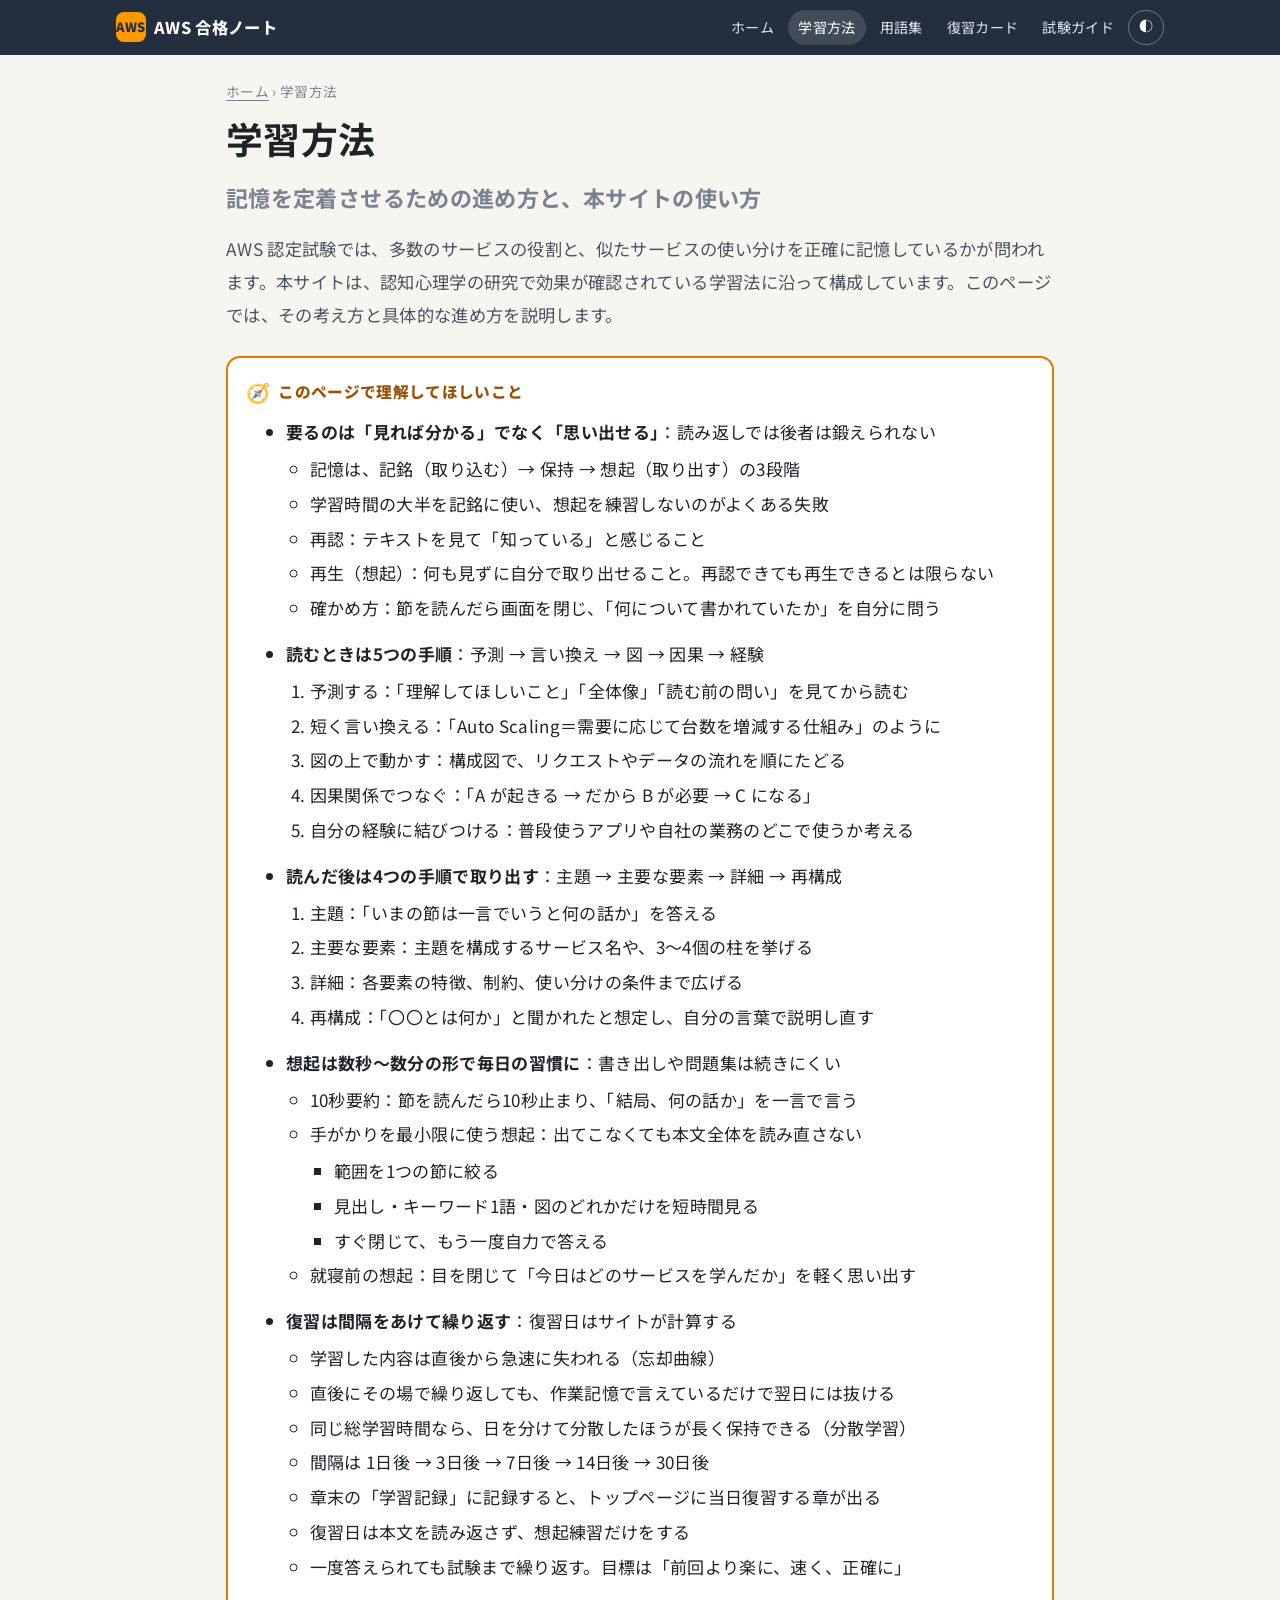
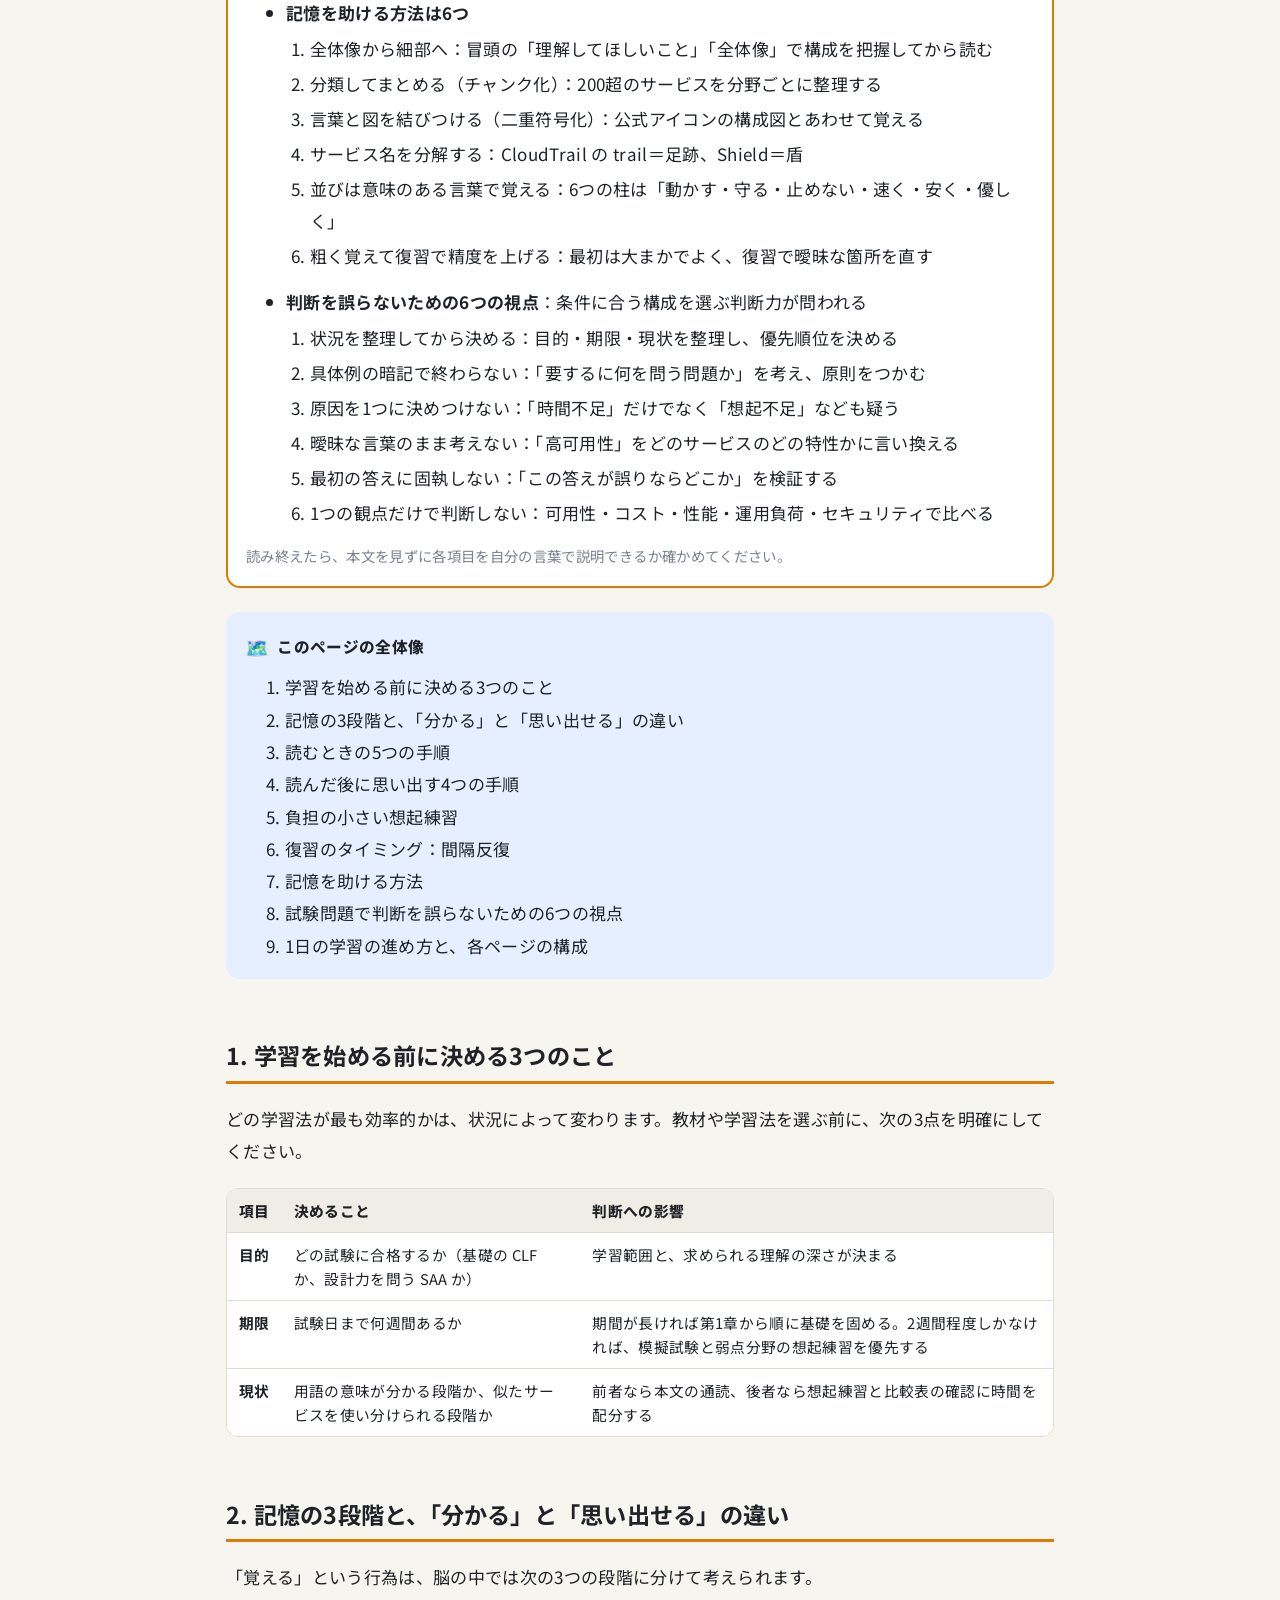
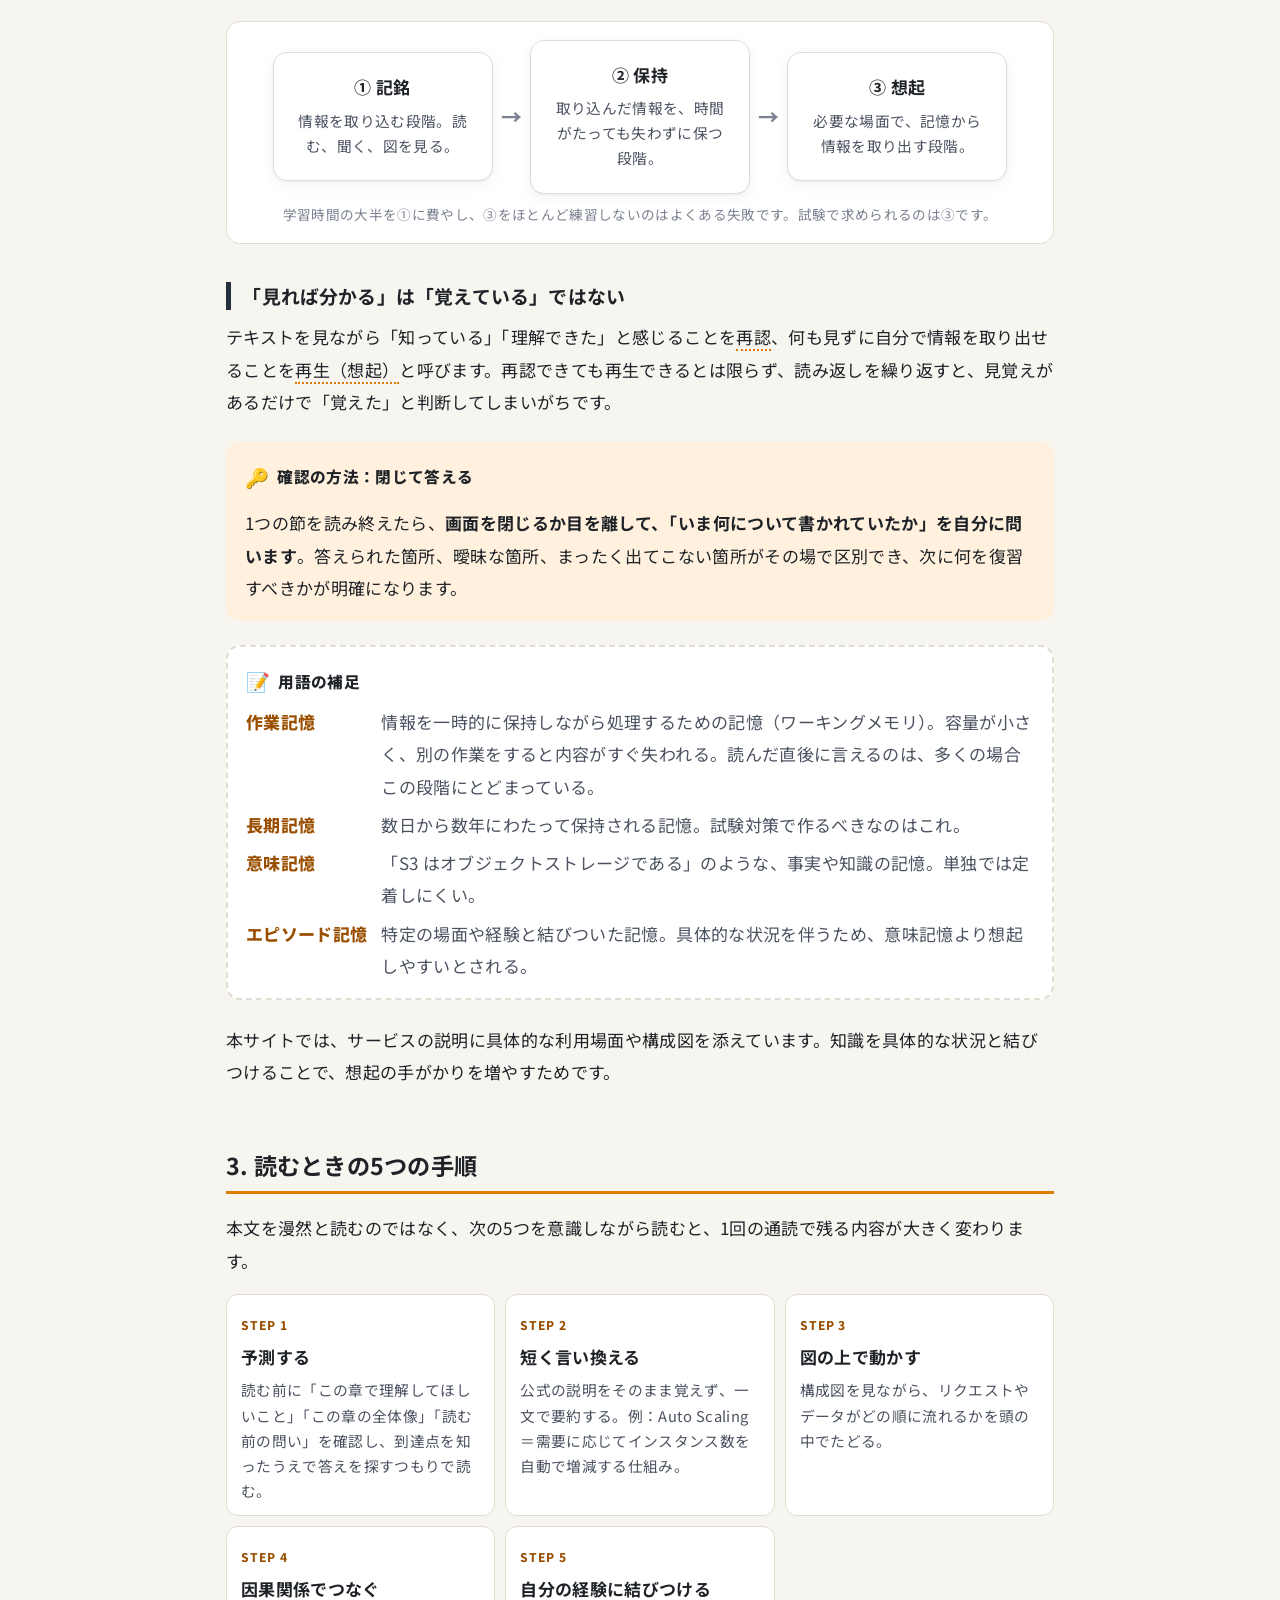
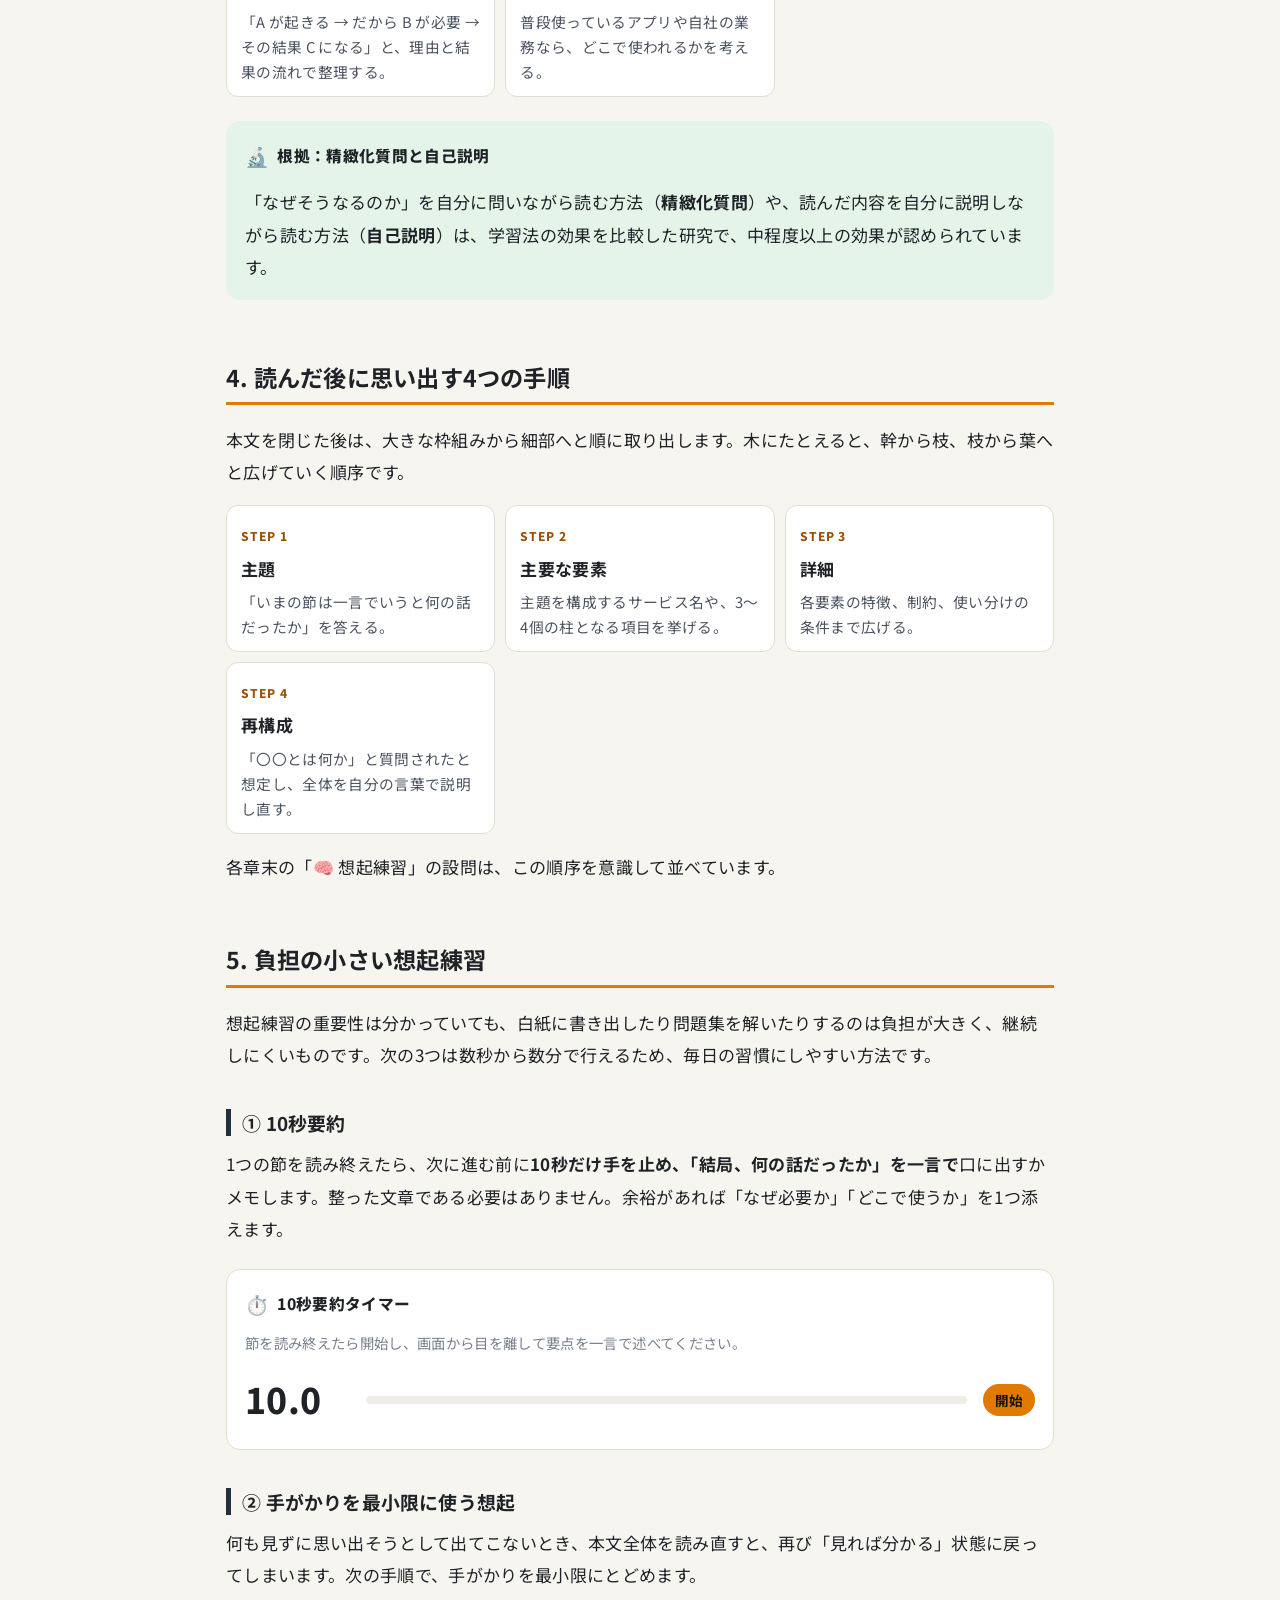
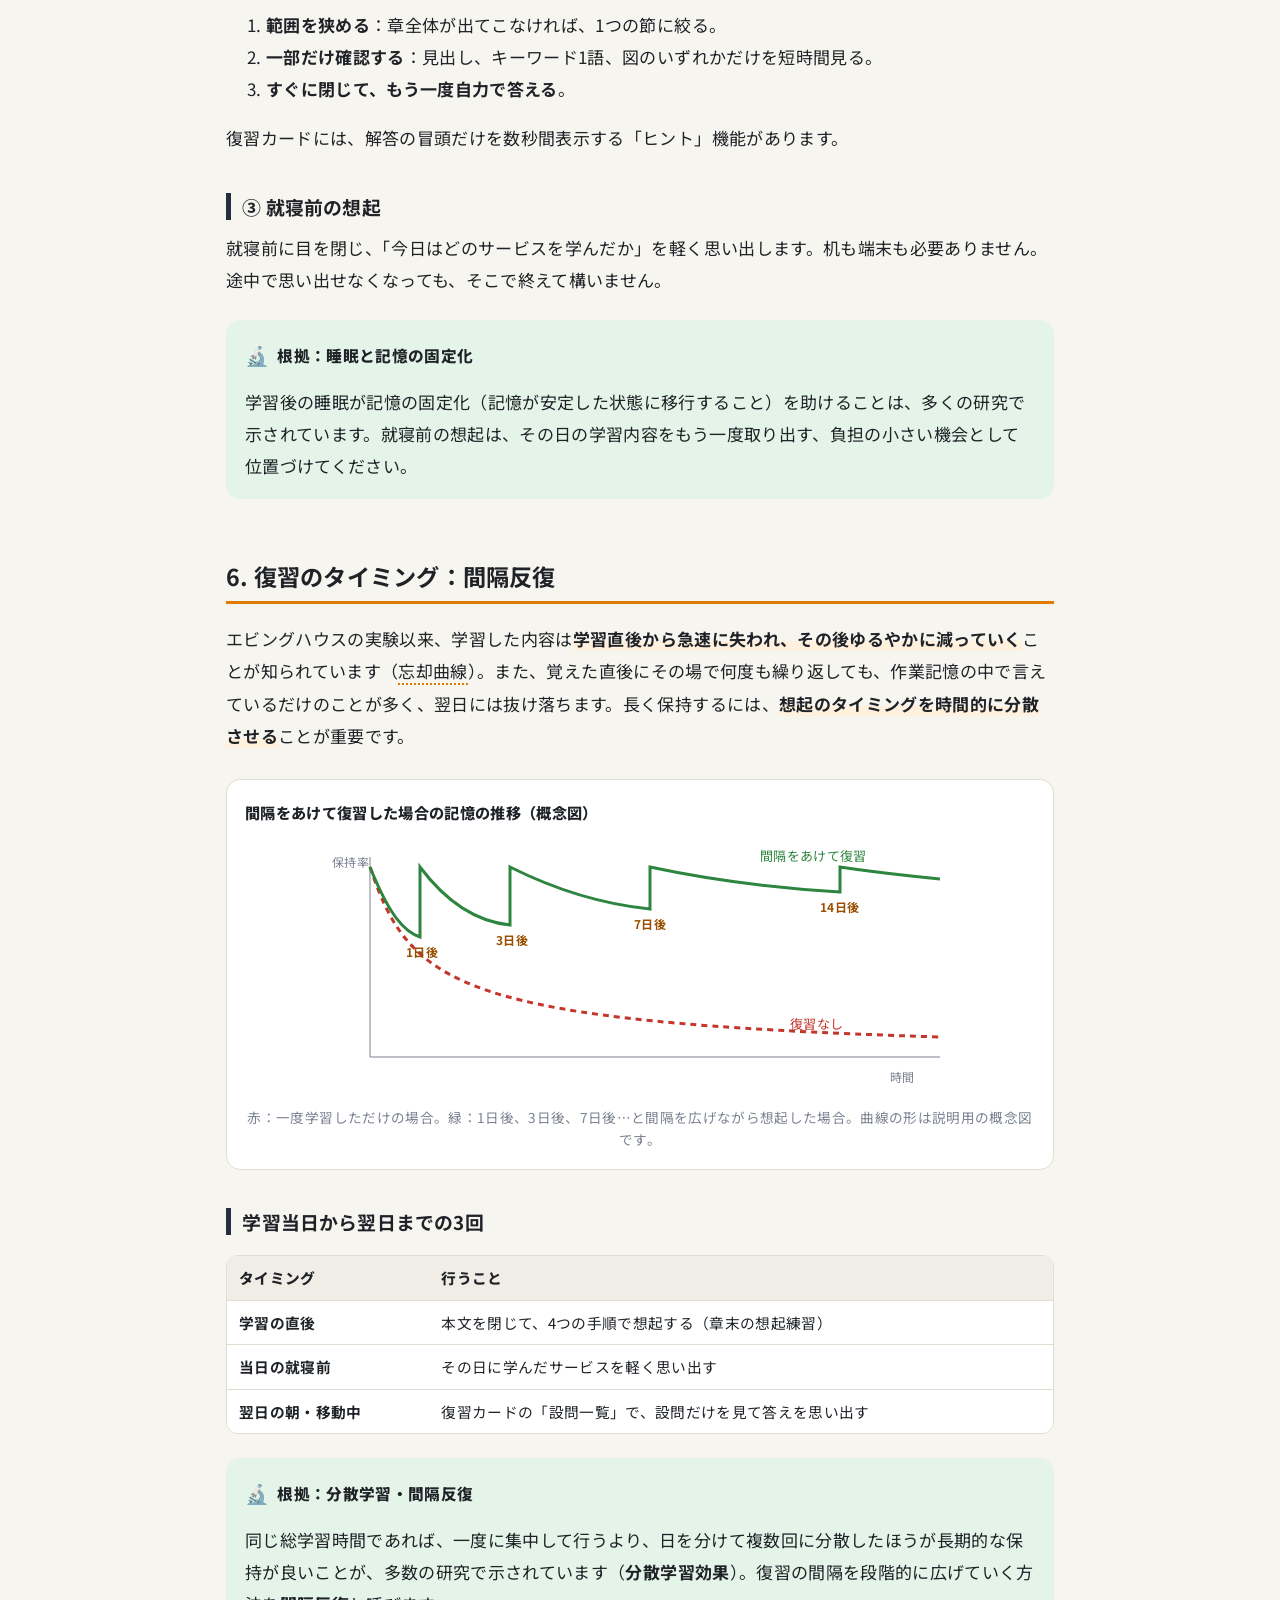
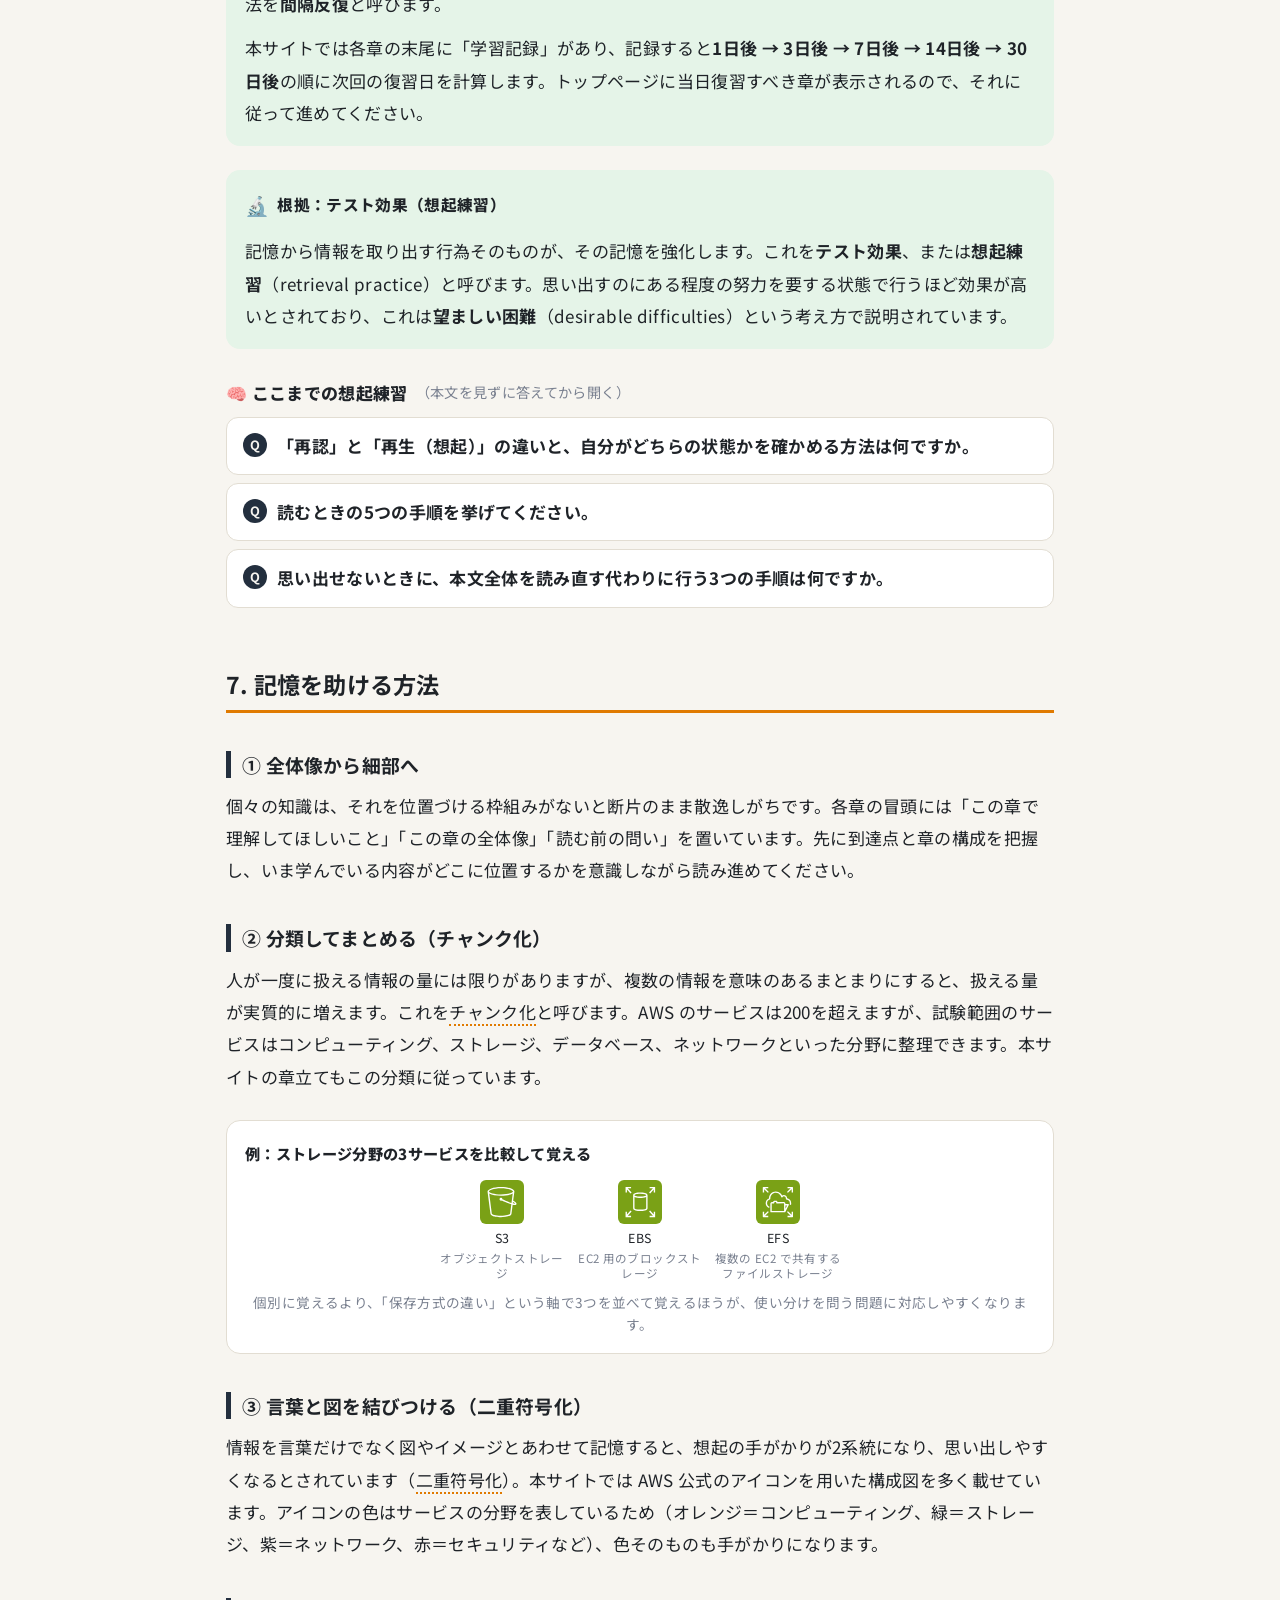
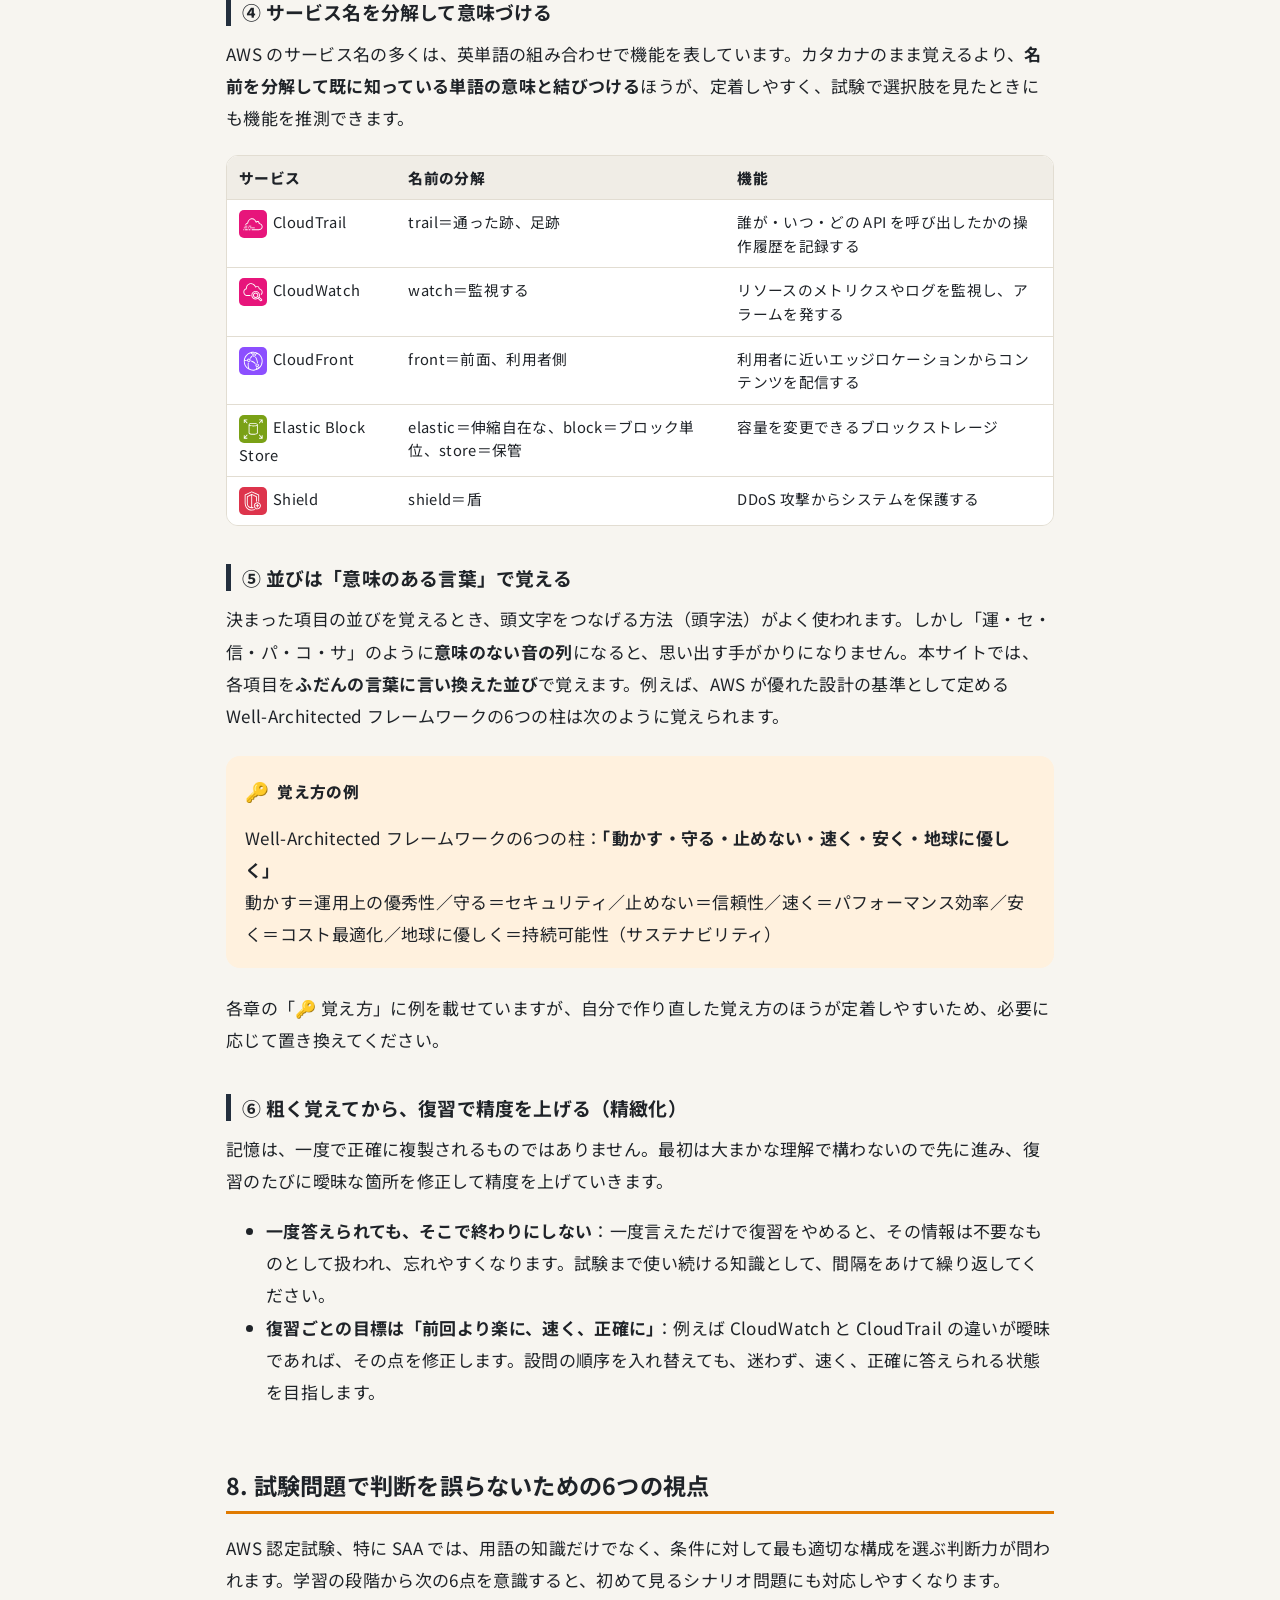
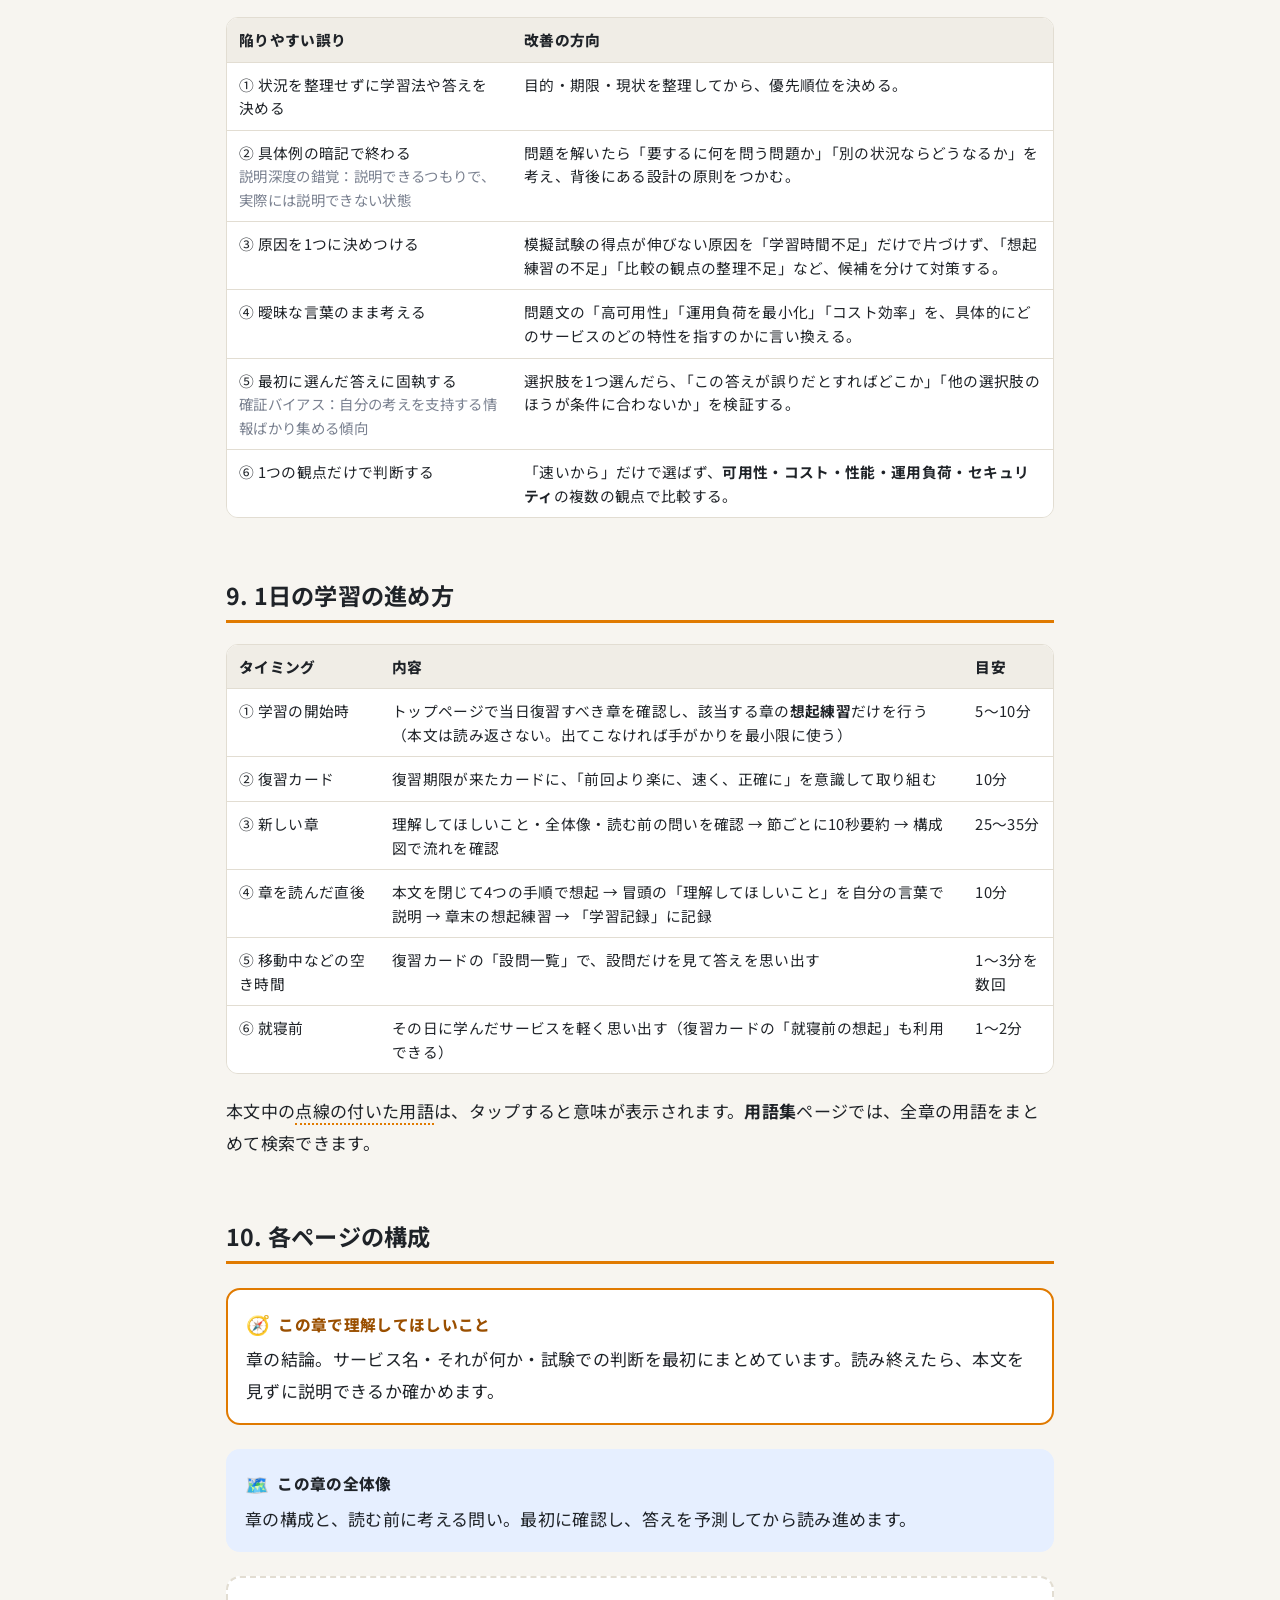
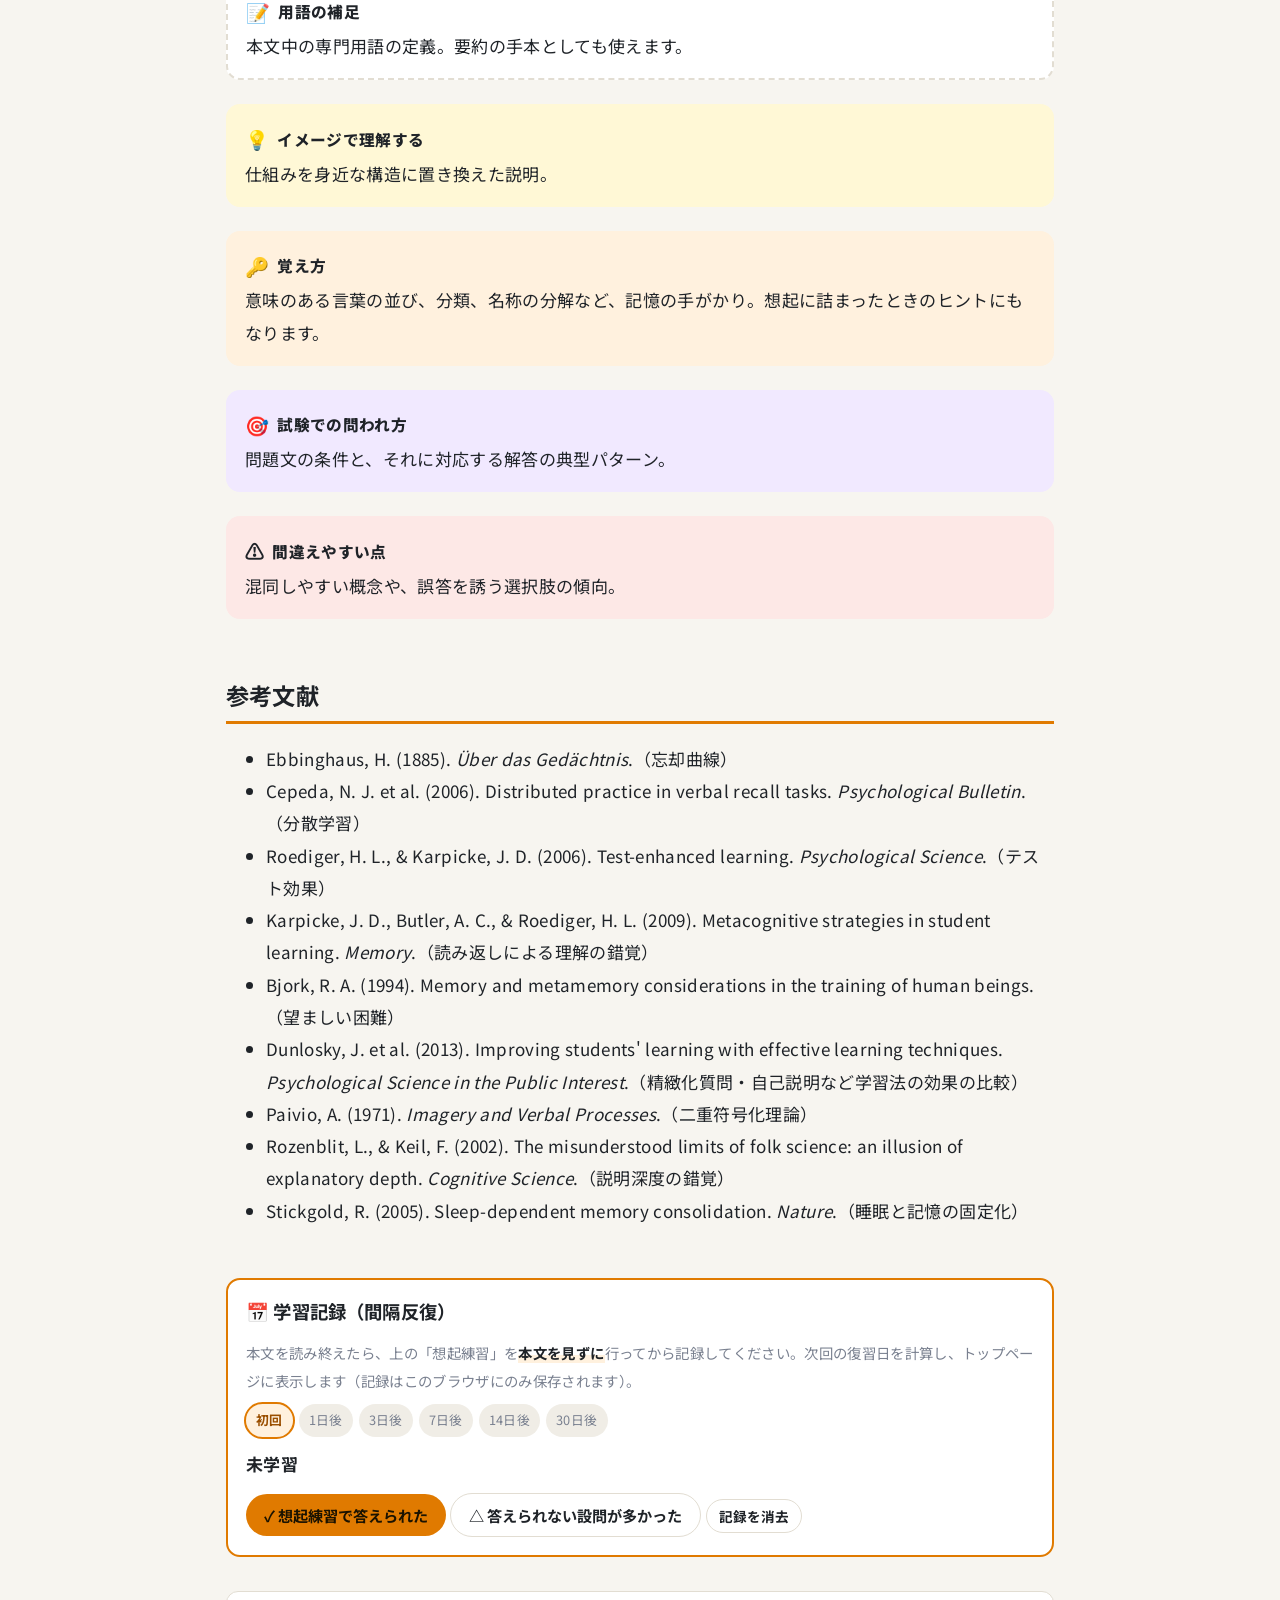
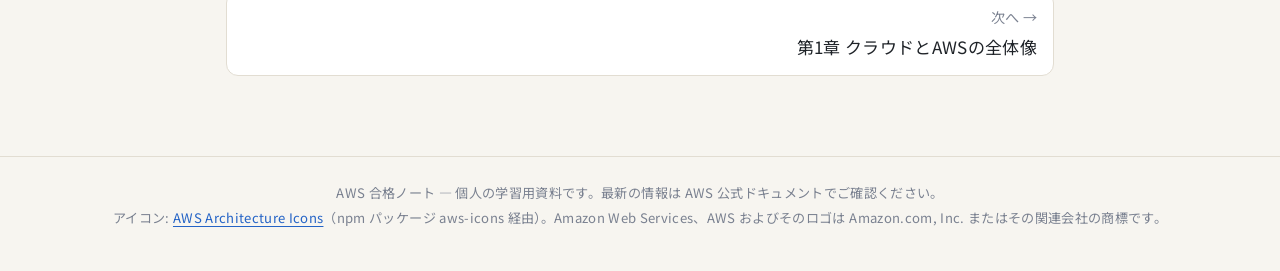
<file: docs/chapters/study-method.html>
<!doctype html>
<html lang="ja">
<head>
<meta charset="utf-8">
<meta name="viewport" content="width=device-width, initial-scale=1">
<title>学習方法 | AWS 合格ノート</title>
<link rel="preconnect" href="https://fonts.googleapis.com">
<link href="https://fonts.googleapis.com/css2?family=Noto+Sans+JP:wght@400;700;800&display=swap" rel="stylesheet">
<link rel="stylesheet" href="../assets/style.css">
<style>
  .steps-grid { display: grid; gap: 10px; grid-template-columns: repeat(auto-fill, minmax(230px, 1fr)); margin: 1em 0; }
  .step { background: var(--surface); border: 1px solid var(--line); border-radius: 12px; padding: 12px 14px; }
  .step .k { font-size: .75rem; font-weight: 800; color: var(--accent-ink); letter-spacing: .08em; }
  .step b { display: block; margin: 2px 0 4px; }
  .step p { margin: 0; font-size: .92rem; color: var(--ink-2); line-height: 1.7; }
  .timer { display: flex; align-items: center; gap: 16px; flex-wrap: wrap; }
  .timer .t { font-size: 2.2rem; font-weight: 800; font-variant-numeric: tabular-nums; min-width: 5ch; }
  .timer .bar { flex: 1; min-width: 160px; height: 8px; background: var(--surface-2); border-radius: 999px; overflow: hidden; }
  .timer .bar > div { height: 100%; width: 0; background: var(--accent); }
</style>
</head>
<body data-root="../" data-page="method">
<main class="wrap">
<div class="breadcrumb"><a href="../index.html">ホーム</a> › 学習方法</div>
<h1>学習方法<br><small style="font-size:.6em;color:var(--ink-3)">記憶を定着させるための進め方と、本サイトの使い方</small></h1>
<p class="lead">AWS 認定試験では、多数のサービスの役割と、似たサービスの使い分けを正確に記憶しているかが問われます。本サイトは、認知心理学の研究で効果が確認されている学習法に沿って構成しています。このページでは、その考え方と具体的な進め方を説明します。</p>

<div class="box goal">
  <div class="box-title"><span class="em">🧭</span>このページで理解してほしいこと</div>
  <ul style="margin:0">
    <li><b>要るのは「見れば分かる」でなく「思い出せる」</b>：読み返しでは後者は鍛えられない
      <ul>
        <li>記憶は、記銘（取り込む）→ 保持 → 想起（取り出す）の3段階</li>
        <li>学習時間の大半を記銘に使い、想起を練習しないのがよくある失敗</li>
        <li>再認：テキストを見て「知っている」と感じること</li>
        <li>再生（想起）：何も見ずに自分で取り出せること。再認できても再生できるとは限らない</li>
        <li>確かめ方：節を読んだら画面を閉じ、「何について書かれていたか」を自分に問う</li>
      </ul>
    </li>
    <li><b>読むときは5つの手順</b>：予測 → 言い換え → 図 → 因果 → 経験
      <ol>
        <li>予測する：「理解してほしいこと」「全体像」「読む前の問い」を見てから読む</li>
        <li>短く言い換える：「Auto Scaling＝需要に応じて台数を増減する仕組み」のように</li>
        <li>図の上で動かす：構成図で、リクエストやデータの流れを順にたどる</li>
        <li>因果関係でつなぐ：「A が起きる → だから B が必要 → C になる」</li>
        <li>自分の経験に結びつける：普段使うアプリや自社の業務のどこで使うか考える</li>
      </ol>
    </li>
    <li><b>読んだ後は4つの手順で取り出す</b>：主題 → 主要な要素 → 詳細 → 再構成
      <ol>
        <li>主題：「いまの節は一言でいうと何の話か」を答える</li>
        <li>主要な要素：主題を構成するサービス名や、3〜4個の柱を挙げる</li>
        <li>詳細：各要素の特徴、制約、使い分けの条件まで広げる</li>
        <li>再構成：「〇〇とは何か」と聞かれたと想定し、自分の言葉で説明し直す</li>
      </ol>
    </li>
    <li><b>想起は数秒〜数分の形で毎日の習慣に</b>：書き出しや問題集は続きにくい
      <ul>
        <li>10秒要約：節を読んだら10秒止まり、「結局、何の話か」を一言で言う</li>
        <li>手がかりを最小限に使う想起：出てこなくても本文全体を読み直さない
          <ul>
          <li>範囲を1つの節に絞る</li>
          <li>見出し・キーワード1語・図のどれかだけを短時間見る</li>
          <li>すぐ閉じて、もう一度自力で答える</li>
          </ul>
        </li>
        <li>就寝前の想起：目を閉じて「今日はどのサービスを学んだか」を軽く思い出す</li>
      </ul>
    </li>
    <li><b>復習は間隔をあけて繰り返す</b>：復習日はサイトが計算する
      <ul>
        <li>学習した内容は直後から急速に失われる（忘却曲線）</li>
        <li>直後にその場で繰り返しても、作業記憶で言えているだけで翌日には抜ける</li>
        <li>同じ総学習時間なら、日を分けて分散したほうが長く保持できる（分散学習）</li>
        <li>間隔は 1日後 → 3日後 → 7日後 → 14日後 → 30日後</li>
        <li>章末の「学習記録」に記録すると、トップページに当日復習する章が出る</li>
        <li>復習日は本文を読み返さず、想起練習だけをする</li>
        <li>一度答えられても試験まで繰り返す。目標は「前回より楽に、速く、正確に」</li>
      </ul>
    </li>
    <li><b>記憶を助ける方法は6つ</b>
      <ol>
        <li>全体像から細部へ：冒頭の「理解してほしいこと」「全体像」で構成を把握してから読む</li>
        <li>分類してまとめる（チャンク化）：200超のサービスを分野ごとに整理する</li>
        <li>言葉と図を結びつける（二重符号化）：公式アイコンの構成図とあわせて覚える</li>
        <li>サービス名を分解する：CloudTrail の trail＝足跡、Shield＝盾</li>
        <li>並びは意味のある言葉で覚える：6つの柱は「動かす・守る・止めない・速く・安く・優しく」</li>
        <li>粗く覚えて復習で精度を上げる：最初は大まかでよく、復習で曖昧な箇所を直す</li>
      </ol>
    </li>
    <li><b>判断を誤らないための6つの視点</b>：条件に合う構成を選ぶ判断力が問われる
      <ol>
        <li>状況を整理してから決める：目的・期限・現状を整理し、優先順位を決める</li>
        <li>具体例の暗記で終わらない：「要するに何を問う問題か」を考え、原則をつかむ</li>
        <li>原因を1つに決めつけない：「時間不足」だけでなく「想起不足」なども疑う</li>
        <li>曖昧な言葉のまま考えない：「高可用性」をどのサービスのどの特性かに言い換える</li>
        <li>最初の答えに固執しない：「この答えが誤りならどこか」を検証する</li>
        <li>1つの観点だけで判断しない：可用性・コスト・性能・運用負荷・セキュリティで比べる</li>
      </ol>
    </li>
  </ul>
  <p class="muted" style="margin:.7em 0 0;font-size:.9rem">読み終えたら、本文を見ずに各項目を自分の言葉で説明できるか確かめてください。</p>
</div>

<div class="box map">
  <div class="box-title"><span class="em">🗺️</span>このページの全体像</div>
  <ol style="margin:0">
    <li>学習を始める前に決める3つのこと</li>
    <li>記憶の3段階と、「分かる」と「思い出せる」の違い</li>
    <li>読むときの5つの手順</li>
    <li>読んだ後に思い出す4つの手順</li>
    <li>負担の小さい想起練習</li>
    <li>復習のタイミング：間隔反復</li>
    <li>記憶を助ける方法</li>
    <li>試験問題で判断を誤らないための6つの視点</li>
    <li>1日の学習の進め方と、各ページの構成</li>
  </ol>
</div>

<h2>1. 学習を始める前に決める3つのこと</h2>
<p>どの学習法が最も効率的かは、状況によって変わります。教材や学習法を選ぶ前に、次の3点を明確にしてください。</p>
<div class="table-wrap"><table>
  <tr><th>項目</th><th>決めること</th><th>判断への影響</th></tr>
  <tr><td><b>目的</b></td><td>どの試験に合格するか（基礎の CLF か、設計力を問う SAA か）</td><td>学習範囲と、求められる理解の深さが決まる</td></tr>
  <tr><td><b>期限</b></td><td>試験日まで何週間あるか</td><td>期間が長ければ第1章から順に基礎を固める。2週間程度しかなければ、模擬試験と弱点分野の想起練習を優先する</td></tr>
  <tr><td><b>現状</b></td><td>用語の意味が分かる段階か、似たサービスを使い分けられる段階か</td><td>前者なら本文の通読、後者なら想起練習と比較表の確認に時間を配分する</td></tr>
</table></div>

<h2>2. 記憶の3段階と、「分かる」と「思い出せる」の違い</h2>
<p>「覚える」という行為は、脳の中では次の3つの段階に分けて考えられます。</p>

<div class="diagram">
  <div class="flow wrap-ok mobile-col">
    <div class="card" style="max-width:220px;text-align:center"><b>① 記銘</b><p>情報を取り込む段階。読む、聞く、図を見る。</p></div>
    <div class="arr">→</div>
    <div class="card" style="max-width:220px;text-align:center"><b>② 保持</b><p>取り込んだ情報を、時間がたっても失わずに保つ段階。</p></div>
    <div class="arr">→</div>
    <div class="card" style="max-width:220px;text-align:center"><b>③ 想起</b><p>必要な場面で、記憶から情報を取り出す段階。</p></div>
  </div>
  <div class="cap">学習時間の大半を①に費やし、③をほとんど練習しないのはよくある失敗です。試験で求められるのは③です。</div>
</div>

<h3>「見れば分かる」は「覚えている」ではない</h3>
<p>テキストを見ながら「知っている」「理解できた」と感じることを<span class="term" data-tip="再認：提示された情報を見て、以前に接したものだと判断できること。選択肢を見て正解が分かる状態。">再認</span>、何も見ずに自分で情報を取り出せることを<span class="term" data-tip="再生（想起）：手がかりのない状態で、記憶から情報を自力で取り出すこと。">再生（想起）</span>と呼びます。再認できても再生できるとは限らず、読み返しを繰り返すと、見覚えがあるだけで「覚えた」と判断してしまいがちです。</p>
<div class="box hook">
  <div class="box-title"><span class="em">🔑</span>確認の方法：閉じて答える</div>
  <p>1つの節を読み終えたら、<b>画面を閉じるか目を離して、「いま何について書かれていたか」を自分に問います</b>。答えられた箇所、曖昧な箇所、まったく出てこない箇所がその場で区別でき、次に何を復習すべきかが明確になります。</p>
</div>

<div class="box kotoba">
  <div class="box-title"><span class="em">📝</span>用語の補足</div>
  <dl class="words">
    <dt>作業記憶</dt><dd>情報を一時的に保持しながら処理するための記憶（ワーキングメモリ）。容量が小さく、別の作業をすると内容がすぐ失われる。読んだ直後に言えるのは、多くの場合この段階にとどまっている。</dd>
    <dt>長期記憶</dt><dd>数日から数年にわたって保持される記憶。試験対策で作るべきなのはこれ。</dd>
    <dt>意味記憶</dt><dd>「S3 はオブジェクトストレージである」のような、事実や知識の記憶。単独では定着しにくい。</dd>
    <dt>エピソード記憶</dt><dd>特定の場面や経験と結びついた記憶。具体的な状況を伴うため、意味記憶より想起しやすいとされる。</dd>
  </dl>
</div>
<p>本サイトでは、サービスの説明に具体的な利用場面や構成図を添えています。知識を具体的な状況と結びつけることで、想起の手がかりを増やすためです。</p>

<h2>3. 読むときの5つの手順</h2>
<p>本文を漫然と読むのではなく、次の5つを意識しながら読むと、1回の通読で残る内容が大きく変わります。</p>
<div class="steps-grid">
  <div class="step"><span class="k">STEP 1</span><b>予測する</b><p>読む前に「この章で理解してほしいこと」「この章の全体像」「読む前の問い」を確認し、到達点を知ったうえで答えを探すつもりで読む。</p></div>
  <div class="step"><span class="k">STEP 2</span><b>短く言い換える</b><p>公式の説明をそのまま覚えず、一文で要約する。例：Auto Scaling＝需要に応じてインスタンス数を自動で増減する仕組み。</p></div>
  <div class="step"><span class="k">STEP 3</span><b>図の上で動かす</b><p>構成図を見ながら、リクエストやデータがどの順に流れるかを頭の中でたどる。</p></div>
  <div class="step"><span class="k">STEP 4</span><b>因果関係でつなぐ</b><p>「A が起きる → だから B が必要 → その結果 C になる」と、理由と結果の流れで整理する。</p></div>
  <div class="step"><span class="k">STEP 5</span><b>自分の経験に結びつける</b><p>普段使っているアプリや自社の業務なら、どこで使われるかを考える。</p></div>
</div>
<div class="box science">
  <div class="box-title"><span class="em">🔬</span>根拠：精緻化質問と自己説明</div>
  <p>「なぜそうなるのか」を自分に問いながら読む方法（<b>精緻化質問</b>）や、読んだ内容を自分に説明しながら読む方法（<b>自己説明</b>）は、学習法の効果を比較した研究で、中程度以上の効果が認められています。</p>
</div>

<h2>4. 読んだ後に思い出す4つの手順</h2>
<p>本文を閉じた後は、大きな枠組みから細部へと順に取り出します。木にたとえると、幹から枝、枝から葉へと広げていく順序です。</p>
<div class="steps-grid">
  <div class="step"><span class="k">STEP 1</span><b>主題</b><p>「いまの節は一言でいうと何の話だったか」を答える。</p></div>
  <div class="step"><span class="k">STEP 2</span><b>主要な要素</b><p>主題を構成するサービス名や、3〜4個の柱となる項目を挙げる。</p></div>
  <div class="step"><span class="k">STEP 3</span><b>詳細</b><p>各要素の特徴、制約、使い分けの条件まで広げる。</p></div>
  <div class="step"><span class="k">STEP 4</span><b>再構成</b><p>「〇〇とは何か」と質問されたと想定し、全体を自分の言葉で説明し直す。</p></div>
</div>
<p>各章末の「🧠 想起練習」の設問は、この順序を意識して並べています。</p>

<h2>5. 負担の小さい想起練習</h2>
<p>想起練習の重要性は分かっていても、白紙に書き出したり問題集を解いたりするのは負担が大きく、継続しにくいものです。次の3つは数秒から数分で行えるため、毎日の習慣にしやすい方法です。</p>

<h3>① 10秒要約</h3>
<p>1つの節を読み終えたら、次に進む前に<b>10秒だけ手を止め、「結局、何の話だったか」を一言で</b>口に出すかメモします。整った文章である必要はありません。余裕があれば「なぜ必要か」「どこで使うか」を1つ添えます。</p>
<div class="box">
  <div class="box-title"><span class="em">⏱️</span>10秒要約タイマー</div>
  <p class="muted" style="margin-top:0">節を読み終えたら開始し、画面から目を離して要点を一言で述べてください。</p>
  <div class="timer">
    <div class="t" id="timer-t">10.0</div>
    <div class="bar"><div id="timer-bar"></div></div>
    <button class="btn small" id="timer-btn" type="button">開始</button>
  </div>
</div>

<h3>② 手がかりを最小限に使う想起</h3>
<p>何も見ずに思い出そうとして出てこないとき、本文全体を読み直すと、再び「見れば分かる」状態に戻ってしまいます。次の手順で、手がかりを最小限にとどめます。</p>
<ol>
  <li><b>範囲を狭める</b>：章全体が出てこなければ、1つの節に絞る。</li>
  <li><b>一部だけ確認する</b>：見出し、キーワード1語、図のいずれかだけを短時間見る。</li>
  <li><b>すぐに閉じて、もう一度自力で答える</b>。</li>
</ol>
<p>復習カードには、解答の冒頭だけを数秒間表示する「ヒント」機能があります。</p>

<h3>③ 就寝前の想起</h3>
<p>就寝前に目を閉じ、「今日はどのサービスを学んだか」を軽く思い出します。机も端末も必要ありません。途中で思い出せなくなっても、そこで終えて構いません。</p>
<div class="box science">
  <div class="box-title"><span class="em">🔬</span>根拠：睡眠と記憶の固定化</div>
  <p>学習後の睡眠が記憶の固定化（記憶が安定した状態に移行すること）を助けることは、多くの研究で示されています。就寝前の想起は、その日の学習内容をもう一度取り出す、負担の小さい機会として位置づけてください。</p>
</div>

<h2>6. 復習のタイミング：間隔反復</h2>
<p>エビングハウスの実験以来、学習した内容は<strong>学習直後から急速に失われ、その後ゆるやかに減っていく</strong>ことが知られています（<span class="term" data-tip="忘却曲線：時間の経過とともに、記憶がどの程度失われていくかを示した曲線。">忘却曲線</span>）。また、覚えた直後にその場で何度も繰り返しても、作業記憶の中で言えているだけのことが多く、翌日には抜け落ちます。長く保持するには、<strong>想起のタイミングを時間的に分散させる</strong>ことが重要です。</p>

<div class="diagram">
  <div class="dtitle">間隔をあけて復習した場合の記憶の推移（概念図）</div>
  <svg viewBox="0 0 640 260" role="img" aria-label="忘却曲線と、間隔をあけて復習した場合の記憶の推移" style="width:100%;max-width:640px;display:block;margin:auto">
    <line x1="50" y1="220" x2="620" y2="220" stroke="var(--ink-3)" />
    <line x1="50" y1="20" x2="50" y2="220" stroke="var(--ink-3)" />
    <text x="12" y="30" font-size="12" fill="var(--ink-3)">保持率</text>
    <text x="570" y="245" font-size="12" fill="var(--ink-3)">時間</text>
    <path d="M50 30 C 90 150, 140 185, 620 200" fill="none" stroke="var(--red)" stroke-width="3" stroke-dasharray="6 5"/>
    <text x="470" y="192" font-size="13" fill="var(--red)">復習なし</text>
    <path d="M50 30 C 70 80, 85 95, 100 100 L100 30 C 130 70, 160 85, 190 88 L190 30 C 240 55, 290 68, 330 72 L330 30 C 400 45, 470 52, 520 55 L520 30 C 560 36, 600 40, 620 42" fill="none" stroke="var(--green)" stroke-width="3"/>
    <g font-size="12" fill="var(--accent-ink)" font-weight="700">
      <text x="86" y="120">1日後</text><text x="176" y="108">3日後</text><text x="314" y="92">7日後</text><text x="500" y="75">14日後</text>
    </g>
    <text x="440" y="24" font-size="13" fill="var(--green)">間隔をあけて復習</text>
  </svg>
  <div class="cap">赤：一度学習しただけの場合。緑：1日後、3日後、7日後…と間隔を広げながら想起した場合。曲線の形は説明用の概念図です。</div>
</div>

<h3>学習当日から翌日までの3回</h3>
<div class="table-wrap"><table>
  <tr><th>タイミング</th><th>行うこと</th></tr>
  <tr><td><b>学習の直後</b></td><td>本文を閉じて、4つの手順で想起する（章末の想起練習）</td></tr>
  <tr><td><b>当日の就寝前</b></td><td>その日に学んだサービスを軽く思い出す</td></tr>
  <tr><td><b>翌日の朝・移動中</b></td><td>復習カードの「設問一覧」で、設問だけを見て答えを思い出す</td></tr>
</table></div>

<div class="box science">
  <div class="box-title"><span class="em">🔬</span>根拠：分散学習・間隔反復</div>
  <p>同じ総学習時間であれば、一度に集中して行うより、日を分けて複数回に分散したほうが長期的な保持が良いことが、多数の研究で示されています（<b>分散学習効果</b>）。復習の間隔を段階的に広げていく方法を<b>間隔反復</b>と呼びます。</p>
  <p>本サイトでは各章の末尾に「学習記録」があり、記録すると<b>1日後 → 3日後 → 7日後 → 14日後 → 30日後</b>の順に次回の復習日を計算します。トップページに当日復習すべき章が表示されるので、それに従って進めてください。</p>
</div>

<div class="box science">
  <div class="box-title"><span class="em">🔬</span>根拠：テスト効果（想起練習）</div>
  <p>記憶から情報を取り出す行為そのものが、その記憶を強化します。これを<b>テスト効果</b>、または<b>想起練習</b>（retrieval practice）と呼びます。思い出すのにある程度の努力を要する状態で行うほど効果が高いとされており、これは<b>望ましい困難</b>（desirable difficulties）という考え方で説明されています。</p>
</div>

<div class="recall">
  <div class="recall-head">🧠 ここまでの想起練習 <small>（本文を見ずに答えてから開く）</small></div>
  <details class="q"><summary>「再認」と「再生（想起）」の違いと、自分がどちらの状態かを確かめる方法は何ですか。</summary><div class="a">再認は提示された情報を見て分かること、再生は何も見ずに自力で取り出せること。本文を閉じて「何について書かれていたか」を自分で答えられるかで確かめる。</div></details>
  <details class="q"><summary>読むときの5つの手順を挙げてください。</summary><div class="a">予測する → 短く言い換える → 図の上で動かす → 因果関係でつなぐ → 自分の経験に結びつける。</div></details>
  <details class="q"><summary>思い出せないときに、本文全体を読み直す代わりに行う3つの手順は何ですか。</summary><div class="a">範囲を狭める → 見出しやキーワードなど一部だけを短時間確認する → すぐに閉じて、もう一度自力で答える。</div></details>
</div>

<h2>7. 記憶を助ける方法</h2>

<h3>① 全体像から細部へ</h3>
<p>個々の知識は、それを位置づける枠組みがないと断片のまま散逸しがちです。各章の冒頭には「この章で理解してほしいこと」「この章の全体像」「読む前の問い」を置いています。先に到達点と章の構成を把握し、いま学んでいる内容がどこに位置するかを意識しながら読み進めてください。</p>

<h3>② 分類してまとめる（チャンク化）</h3>
<p>人が一度に扱える情報の量には限りがありますが、複数の情報を意味のあるまとまりにすると、扱える量が実質的に増えます。これを<span class="term" data-tip="チャンク化：複数の情報を意味のあるひとまとまり（チャンク）として扱うこと。">チャンク化</span>と呼びます。AWS のサービスは200を超えますが、試験範囲のサービスはコンピューティング、ストレージ、データベース、ネットワークといった分野に整理できます。本サイトの章立てもこの分類に従っています。</p>

<div class="diagram">
  <div class="dtitle">例：ストレージ分野の3サービスを比較して覚える</div>
  <div class="flow wrap-ok">
    <div class="node"><img src="../assets/aws-icons/architecture-service/AmazonSimpleStorageService.svg" alt="">S3<small>オブジェクトストレージ</small></div>
    <div class="node"><img src="../assets/aws-icons/architecture-service/AmazonElasticBlockStore.svg" alt="">EBS<small>EC2 用のブロックストレージ</small></div>
    <div class="node"><img src="../assets/aws-icons/architecture-service/AmazonEFS.svg" alt="">EFS<small>複数の EC2 で共有するファイルストレージ</small></div>
  </div>
  <div class="cap">個別に覚えるより、「保存方式の違い」という軸で3つを並べて覚えるほうが、使い分けを問う問題に対応しやすくなります。</div>
</div>

<h3>③ 言葉と図を結びつける（二重符号化）</h3>
<p>情報を言葉だけでなく図やイメージとあわせて記憶すると、想起の手がかりが2系統になり、思い出しやすくなるとされています（<span class="term" data-tip="二重符号化理論：言語情報と視覚情報の両方で記憶すると、どちらか一方より想起しやすくなるという理論。">二重符号化</span>）。本サイトでは AWS 公式のアイコンを用いた構成図を多く載せています。アイコンの色はサービスの分野を表しているため（オレンジ＝コンピューティング、緑＝ストレージ、紫＝ネットワーク、赤＝セキュリティなど）、色そのものも手がかりになります。</p>

<h3>④ サービス名を分解して意味づける</h3>
<p>AWS のサービス名の多くは、英単語の組み合わせで機能を表しています。カタカナのまま覚えるより、<b>名前を分解して既に知っている単語の意味と結びつける</b>ほうが、定着しやすく、試験で選択肢を見たときにも機能を推測できます。</p>
<div class="table-wrap"><table>
  <tr><th>サービス</th><th>名前の分解</th><th>機能</th></tr>
  <tr><td><img class="ico-s" src="../assets/aws-icons/architecture-service/AWSCloudTrail.svg" alt="">CloudTrail</td><td>trail＝通った跡、足跡</td><td>誰が・いつ・どの API を呼び出したかの操作履歴を記録する</td></tr>
  <tr><td><img class="ico-s" src="../assets/aws-icons/architecture-service/AmazonCloudWatch.svg" alt="">CloudWatch</td><td>watch＝監視する</td><td>リソースのメトリクスやログを監視し、アラームを発する</td></tr>
  <tr><td><img class="ico-s" src="../assets/aws-icons/architecture-service/AmazonCloudFront.svg" alt="">CloudFront</td><td>front＝前面、利用者側</td><td>利用者に近いエッジロケーションからコンテンツを配信する</td></tr>
  <tr><td><img class="ico-s" src="../assets/aws-icons/architecture-service/AmazonElasticBlockStore.svg" alt="">Elastic Block Store</td><td>elastic＝伸縮自在な、block＝ブロック単位、store＝保管</td><td>容量を変更できるブロックストレージ</td></tr>
  <tr><td><img class="ico-s" src="../assets/aws-icons/architecture-service/AWSShield.svg" alt="">Shield</td><td>shield＝盾</td><td>DDoS 攻撃からシステムを保護する</td></tr>
</table></div>

<h3>⑤ 並びは「意味のある言葉」で覚える</h3>
<p>決まった項目の並びを覚えるとき、頭文字をつなげる方法（頭字法）がよく使われます。しかし「運・セ・信・パ・コ・サ」のように<b>意味のない音の列</b>になると、思い出す手がかりになりません。本サイトでは、各項目を<b>ふだんの言葉に言い換えた並び</b>で覚えます。例えば、AWS が優れた設計の基準として定める Well-Architected フレームワークの6つの柱は次のように覚えられます。</p>
<div class="box hook">
  <div class="box-title"><span class="em">🔑</span>覚え方の例</div>
  <p>Well-Architected フレームワークの6つの柱：<b>「動かす・守る・止めない・速く・安く・地球に優しく」</b><br>
  動かす＝運用上の優秀性／守る＝セキュリティ／止めない＝信頼性／速く＝パフォーマンス効率／安く＝コスト最適化／地球に優しく＝持続可能性（サステナビリティ）</p>
</div>
<p>各章の「🔑 覚え方」に例を載せていますが、自分で作り直した覚え方のほうが定着しやすいため、必要に応じて置き換えてください。</p>

<h3>⑥ 粗く覚えてから、復習で精度を上げる（精緻化）</h3>
<p>記憶は、一度で正確に複製されるものではありません。最初は大まかな理解で構わないので先に進み、復習のたびに曖昧な箇所を修正して精度を上げていきます。</p>
<ul>
  <li><b>一度答えられても、そこで終わりにしない</b>：一度言えただけで復習をやめると、その情報は不要なものとして扱われ、忘れやすくなります。試験まで使い続ける知識として、間隔をあけて繰り返してください。</li>
  <li><b>復習ごとの目標は「前回より楽に、速く、正確に」</b>：例えば CloudWatch と CloudTrail の違いが曖昧であれば、その点を修正します。設問の順序を入れ替えても、迷わず、速く、正確に答えられる状態を目指します。</li>
</ul>

<h2>8. 試験問題で判断を誤らないための6つの視点</h2>
<p>AWS 認定試験、特に SAA では、用語の知識だけでなく、条件に対して最も適切な構成を選ぶ判断力が問われます。学習の段階から次の6点を意識すると、初めて見るシナリオ問題にも対応しやすくなります。</p>
<div class="table-wrap"><table>
  <tr><th>陥りやすい誤り</th><th>改善の方向</th></tr>
  <tr><td>① 状況を整理せずに学習法や答えを決める</td><td>目的・期限・現状を整理してから、優先順位を決める。</td></tr>
  <tr><td>② 具体例の暗記で終わる<br><small class="muted">説明深度の錯覚：説明できるつもりで、実際には説明できない状態</small></td><td>問題を解いたら「要するに何を問う問題か」「別の状況ならどうなるか」を考え、背後にある設計の原則をつかむ。</td></tr>
  <tr><td>③ 原因を1つに決めつける</td><td>模擬試験の得点が伸びない原因を「学習時間不足」だけで片づけず、「想起練習の不足」「比較の観点の整理不足」など、候補を分けて対策する。</td></tr>
  <tr><td>④ 曖昧な言葉のまま考える</td><td>問題文の「高可用性」「運用負荷を最小化」「コスト効率」を、具体的にどのサービスのどの特性を指すのかに言い換える。</td></tr>
  <tr><td>⑤ 最初に選んだ答えに固執する<br><small class="muted">確証バイアス：自分の考えを支持する情報ばかり集める傾向</small></td><td>選択肢を1つ選んだら、「この答えが誤りだとすればどこか」「他の選択肢のほうが条件に合わないか」を検証する。</td></tr>
  <tr><td>⑥ 1つの観点だけで判断する</td><td>「速いから」だけで選ばず、<b>可用性・コスト・性能・運用負荷・セキュリティ</b>の複数の観点で比較する。</td></tr>
</table></div>

<h2>9. 1日の学習の進め方</h2>
<div class="table-wrap"><table>
  <tr><th>タイミング</th><th>内容</th><th>目安</th></tr>
  <tr><td>① 学習の開始時</td><td>トップページで当日復習すべき章を確認し、該当する章の<b>想起練習</b>だけを行う（本文は読み返さない。出てこなければ手がかりを最小限に使う）</td><td>5〜10分</td></tr>
  <tr><td>② 復習カード</td><td>復習期限が来たカードに、「前回より楽に、速く、正確に」を意識して取り組む</td><td>10分</td></tr>
  <tr><td>③ 新しい章</td><td>理解してほしいこと・全体像・読む前の問いを確認 → 節ごとに10秒要約 → 構成図で流れを確認</td><td>25〜35分</td></tr>
  <tr><td>④ 章を読んだ直後</td><td>本文を閉じて4つの手順で想起 → 冒頭の「理解してほしいこと」を自分の言葉で説明 → 章末の想起練習 → 「学習記録」に記録</td><td>10分</td></tr>
  <tr><td>⑤ 移動中などの空き時間</td><td>復習カードの「設問一覧」で、設問だけを見て答えを思い出す</td><td>1〜3分を数回</td></tr>
  <tr><td>⑥ 就寝前</td><td>その日に学んだサービスを軽く思い出す（復習カードの「就寝前の想起」も利用できる）</td><td>1〜2分</td></tr>
</table></div>
<p>本文中の<span class="term" data-tip="このように点線の付いた用語は、タップ（PC ではマウスオーバー）すると意味が表示されます。">点線の付いた用語</span>は、タップすると意味が表示されます。<b>用語集</b>ページでは、全章の用語をまとめて検索できます。</p>

<h2>10. 各ページの構成</h2>
<div class="box goal"><div class="box-title"><span class="em">🧭</span>この章で理解してほしいこと</div>章の結論。サービス名・それが何か・試験での判断を最初にまとめています。読み終えたら、本文を見ずに説明できるか確かめます。</div>
<div class="box map"><div class="box-title"><span class="em">🗺️</span>この章の全体像</div>章の構成と、読む前に考える問い。最初に確認し、答えを予測してから読み進めます。</div>
<div class="box kotoba"><div class="box-title"><span class="em">📝</span>用語の補足</div>本文中の専門用語の定義。要約の手本としても使えます。</div>
<div class="box story"><div class="box-title"><span class="em">💡</span>イメージで理解する</div>仕組みを身近な構造に置き換えた説明。</div>
<div class="box hook"><div class="box-title"><span class="em">🔑</span>覚え方</div>意味のある言葉の並び、分類、名称の分解など、記憶の手がかり。想起に詰まったときのヒントにもなります。</div>
<div class="box exam"><div class="box-title"><span class="em">🎯</span>試験での問われ方</div>問題文の条件と、それに対応する解答の典型パターン。</div>
<div class="box warn"><div class="box-title"><span class="em">⚠️</span>間違えやすい点</div>混同しやすい概念や、誤答を誘う選択肢の傾向。</div>

<h2>参考文献</h2>
<ul>
  <li>Ebbinghaus, H. (1885). <i>Über das Gedächtnis</i>.（忘却曲線）</li>
  <li>Cepeda, N. J. et al. (2006). Distributed practice in verbal recall tasks. <i>Psychological Bulletin</i>.（分散学習）</li>
  <li>Roediger, H. L., &amp; Karpicke, J. D. (2006). Test-enhanced learning. <i>Psychological Science</i>.（テスト効果）</li>
  <li>Karpicke, J. D., Butler, A. C., &amp; Roediger, H. L. (2009). Metacognitive strategies in student learning. <i>Memory</i>.（読み返しによる理解の錯覚）</li>
  <li>Bjork, R. A. (1994). Memory and metamemory considerations in the training of human beings.（望ましい困難）</li>
  <li>Dunlosky, J. et al. (2013). Improving students' learning with effective learning techniques. <i>Psychological Science in the Public Interest</i>.（精緻化質問・自己説明など学習法の効果の比較）</li>
  <li>Paivio, A. (1971). <i>Imagery and Verbal Processes</i>.（二重符号化理論）</li>
  <li>Rozenblit, L., &amp; Keil, F. (2002). The misunderstood limits of folk science: an illusion of explanatory depth. <i>Cognitive Science</i>.（説明深度の錯覚）</li>
  <li>Stickgold, R. (2005). Sleep-dependent memory consolidation. <i>Nature</i>.（睡眠と記憶の固定化）</li>
</ul>

<div id="study-log"></div>
<nav id="pager"></nav>
</main>
<script src="../assets/site.js"></script>
<script>
(function () {
  var btn = document.getElementById("timer-btn"), t = document.getElementById("timer-t"), bar = document.getElementById("timer-bar");
  var timer = null;
  function reset() { clearInterval(timer); timer = null; t.textContent = "10.0"; bar.style.width = "0"; btn.textContent = "開始"; }
  btn.addEventListener("click", function () {
    if (timer) { reset(); return; }
    var start = Date.now();
    btn.textContent = "中止";
    timer = setInterval(function () {
      var left = Math.max(0, 10 - (Date.now() - start) / 1000);
      t.textContent = left.toFixed(1);
      bar.style.width = ((10 - left) / 10 * 100) + "%";
      if (left <= 0) { clearInterval(timer); timer = null; t.textContent = "終了"; btn.textContent = "もう一度"; }
    }, 100);
  });
})();
</script>
</body>
</html>
</file>
<file: docs/assets/style.css>
/* ==========================================================
   AWS 合格ノート — 共通スタイル
   色はすべて :root のトークンで管理（ライト / ダーク両対応）
   ========================================================== */
:root {
  --bg: #f7f5f0;
  --surface: #ffffff;
  --surface-2: #f0ede6;
  --ink: #1f2328;
  --ink-2: #4b5260;
  --ink-3: #7a8190;
  --line: #e2ddd2;
  --accent: #e07a00;          /* AWS っぽいオレンジ */
  --accent-ink: #9a4f00;
  --accent-soft: #fff1de;
  --navy: #232f3e;            /* AWS のネイビー */
  --blue: #2463c6;
  --blue-soft: #e6efff;
  --green: #2e8540;
  --green-soft: #e5f4e8;
  --red: #c4362c;
  --red-soft: #fde8e6;
  --purple: #7a3fe0;
  --purple-soft: #f1e9ff;
  --yellow-soft: #fff8d6;
  --shadow: 0 1px 2px rgba(0,0,0,.05), 0 4px 16px rgba(0,0,0,.05);
  --radius: 14px;
  --icon-chip: #ffffff;
  /* AWS 図のグループ枠の色（公式ガイドに準拠） */
  --g-cloud: #232f3e;
  --g-region: #00a4a6;
  --g-az: #00a4a6;
  --g-vpc: #8c4fff;
  --g-public: #7aa116;
  --g-private: #00a4a6;
  --g-generic: #7d8998;
  --g-onprem: #7d8998;
  --g-sg: #dd344c;
  --font: "Noto Sans JP", "Hiragino Kaku Gothic ProN", "Hiragino Sans", Meiryo, system-ui, sans-serif;
}
@media (prefers-color-scheme: dark) {
  :root:not([data-theme="light"]) {
    --bg: #14171c; --surface: #1c2027; --surface-2: #232832; --ink: #e8eaee; --ink-2: #b9bfca; --ink-3: #8a91a0;
    --line: #2f3542; --accent: #ff9e2c; --accent-ink: #ffb860; --accent-soft: #3a2a14; --navy: #c9d3e3;
    --blue: #7aa7ff; --blue-soft: #1b2a45; --green: #6ccf7f; --green-soft: #1a3322; --red: #ff7b72; --red-soft: #3d1d1b;
    --purple: #b392ff; --purple-soft: #2a2140; --yellow-soft: #34301a; --shadow: 0 1px 2px rgba(0,0,0,.3), 0 4px 16px rgba(0,0,0,.25);
    --icon-chip: #f4f5f7; --g-cloud: #c9d3e3;
  }
}
:root[data-theme="dark"] {
  --bg: #14171c; --surface: #1c2027; --surface-2: #232832; --ink: #e8eaee; --ink-2: #b9bfca; --ink-3: #8a91a0;
  --line: #2f3542; --accent: #ff9e2c; --accent-ink: #ffb860; --accent-soft: #3a2a14; --navy: #c9d3e3;
  --blue: #7aa7ff; --blue-soft: #1b2a45; --green: #6ccf7f; --green-soft: #1a3322; --red: #ff7b72; --red-soft: #3d1d1b;
  --purple: #b392ff; --purple-soft: #2a2140; --yellow-soft: #34301a; --shadow: 0 1px 2px rgba(0,0,0,.3), 0 4px 16px rgba(0,0,0,.25);
  --icon-chip: #f4f5f7; --g-cloud: #c9d3e3;
}

* { box-sizing: border-box; }
html { -webkit-text-size-adjust: 100%; scroll-behavior: smooth; }
body {
  margin: 0; background: var(--bg); color: var(--ink);
  font-family: var(--font); font-size: 17px; line-height: 1.9; letter-spacing: .02em;
}
img { max-width: 100%; }
a { color: var(--blue); text-underline-offset: 3px; }
h1, h2, h3, h4 { line-height: 1.45; letter-spacing: .01em; }
h1 { font-size: clamp(1.6rem, 4.5vw, 2.3rem); margin: .2em 0 .4em; }
h2 { font-size: 1.45rem; margin: 2.6em 0 .8em; padding-bottom: .35em; border-bottom: 3px solid var(--accent); }
h3 { font-size: 1.18rem; margin: 2em 0 .6em; padding-left: .6em; border-left: 5px solid var(--navy); }
h4 { font-size: 1.02rem; margin: 1.6em 0 .4em; }
p { margin: .7em 0; }
code { background: var(--surface-2); padding: .1em .4em; border-radius: 6px; font-size: .92em; }
hr { border: 0; border-top: 1px solid var(--line); margin: 2.5em 0; }
strong { color: var(--ink); background: linear-gradient(transparent 62%, var(--accent-soft) 62%); }

/* ---------- ヘッダー / ナビ ---------- */
.site-header {
  position: sticky; top: 0; z-index: 50; background: var(--navy); color: #fff;
}
:root[data-theme="dark"] .site-header { background: #0d1117; }
@media (prefers-color-scheme: dark) { :root:not([data-theme="light"]) .site-header { background: #0d1117; } }
.site-header .inner {
  max-width: 1080px; margin: 0 auto; padding: 10px 16px; display: flex; align-items: center; gap: 14px; flex-wrap: wrap;
}
.brand { color: #fff; text-decoration: none; font-weight: 800; display: flex; align-items: center; gap: 8px; font-size: 1.02rem; }
.brand .logo { width: 30px; height: 30px; border-radius: 8px; background: #ff9900; color: #232f3e; display: grid; place-items: center; font-weight: 900; font-size: .8rem; }
.site-nav { display: flex; gap: 4px; flex-wrap: wrap; margin-left: auto; }
.site-nav a { color: #dfe6f1; text-decoration: none; font-size: .88rem; padding: 4px 10px; border-radius: 999px; }
.site-nav a:hover, .site-nav a[aria-current="page"] { background: rgba(255,255,255,.14); color: #fff; }
.theme-btn { background: transparent; border: 1px solid rgba(255,255,255,.35); color: #fff; border-radius: 999px; padding: 3px 10px; cursor: pointer; font-size: .85rem; }

/* ---------- レイアウト ---------- */
.wrap { max-width: 860px; margin: 0 auto; padding: 24px 16px 80px; }
.wrap.wide { max-width: 1080px; }
.breadcrumb { font-size: .85rem; color: var(--ink-3); }
.breadcrumb a { color: var(--ink-3); }
.lead { font-size: 1.08rem; color: var(--ink-2); }
.badge { display: inline-block; font-size: .75rem; font-weight: 700; padding: 2px 10px; border-radius: 999px; background: var(--accent-soft); color: var(--accent-ink); margin-right: 4px; vertical-align: middle; }
.badge.saa { background: var(--purple-soft); color: var(--purple); }
.badge.clf { background: var(--green-soft); color: var(--green); }
.muted { color: var(--ink-3); font-size: .9rem; }
.site-footer { border-top: 1px solid var(--line); padding: 24px 16px 40px; text-align: center; color: var(--ink-3); font-size: .82rem; }

/* ---------- カード / グリッド ---------- */
.grid { display: grid; gap: 14px; grid-template-columns: repeat(auto-fill, minmax(240px, 1fr)); }
.card { background: var(--surface); border: 1px solid var(--line); border-radius: var(--radius); padding: 18px; box-shadow: var(--shadow); }
a.card { color: inherit; text-decoration: none; display: block; transition: transform .15s, border-color .15s; }
a.card:hover { transform: translateY(-2px); border-color: var(--accent); }
.card h3 { margin: .2em 0 .3em; border: 0; padding: 0; font-size: 1.05rem; }
.card p { margin: .3em 0; font-size: .92rem; color: var(--ink-2); line-height: 1.7; }
.card .icons { display: flex; gap: 6px; margin-bottom: 8px; }
.card .icons img { width: 34px; height: 34px; border-radius: 6px; }
.card .num { font-size: .78rem; font-weight: 800; color: var(--accent-ink); letter-spacing: .1em; }
.card .status { font-size: .78rem; margin-top: 8px; color: var(--ink-3); }
.card .status.due { color: var(--red); font-weight: 700; }
.card .status.done { color: var(--green); font-weight: 700; }

/* ---------- 学習ボックス ---------- */
.box { border-radius: var(--radius); padding: 16px 18px; margin: 1.4em 0; border: 1px solid var(--line); background: var(--surface); }
.box > :first-child { margin-top: 0; }
.box > :last-child { margin-bottom: 0; }
.box-title { font-weight: 800; display: flex; align-items: center; gap: 8px; margin-bottom: .4em; font-size: .98rem; }
.box-title .em { font-size: 1.2rem; }
.box.map { background: var(--blue-soft); border-color: transparent; }
.box.goal { background: var(--surface); border: 2px solid var(--accent); }
.box.goal .box-title { color: var(--accent-ink); }
.box.goal > ul > li { margin-bottom: .8em; }
.box ul ul, .box ul ol, .box ol ul { margin: .25em 0 0; padding-left: 1.4em; }
.box ul ul > li, .box ul ol > li, .box ol ul > li { margin: .15em 0; }
.box.hook { background: var(--accent-soft); border-color: transparent; }
.box.kotoba { background: var(--surface); border: 2px dashed var(--line); }
.box.exam { background: var(--purple-soft); border-color: transparent; }
.box.warn { background: var(--red-soft); border-color: transparent; }
.box.science { background: var(--green-soft); border-color: transparent; }
.box.story { background: var(--yellow-soft); border-color: transparent; }

/* ことばメモ（用語の補足リスト） */
dl.words { margin: 0; display: grid; grid-template-columns: max-content 1fr; gap: 6px 14px; }
dl.words dt { font-weight: 800; color: var(--accent-ink); }
dl.words dd { margin: 0; color: var(--ink-2); }
@media (max-width: 560px) { dl.words { grid-template-columns: 1fr; } dl.words dd { margin-bottom: 8px; } }

/* 本文中の用語：点線下線 → タップ/ホバーで意味が出る */
.term { border-bottom: 2px dotted var(--accent); cursor: help; position: relative; outline: none; }
.term::after {
  content: attr(data-tip); position: absolute; left: 50%; bottom: calc(100% + 8px); transform: translateX(-50%);
  width: max-content; max-width: min(300px, 80vw); background: var(--navy); color: #fff; font-size: .82rem; line-height: 1.6;
  padding: 8px 12px; border-radius: 10px; display: none; pointer-events: none; z-index: 30; font-weight: 400; white-space: normal;
}
:root[data-theme="dark"] .term::after { background: #39414f; }
@media (prefers-color-scheme: dark) { :root:not([data-theme="light"]) .term::after { background: #39414f; } }
.term:hover::after, .term:focus::after, .term.open::after { display: block; }
.term.tip-left::after { left: 0; transform: none; }
.term.tip-right::after { left: auto; right: 0; transform: none; }

/* 手ぶら復習（閉じたまま思い出してから開く） */
.recall { margin: 1.6em 0; }
.recall-head { font-weight: 800; display: flex; gap: 8px; align-items: center; }
.recall-head small { font-weight: 400; color: var(--ink-3); }
details.q { background: var(--surface); border: 1px solid var(--line); border-radius: 12px; margin: 8px 0; overflow: hidden; }
details.q summary { padding: 12px 16px; cursor: pointer; font-weight: 700; list-style: none; display: flex; gap: 10px; }
details.q summary::-webkit-details-marker { display: none; }
details.q summary::before { content: "Q"; flex: none; width: 24px; height: 24px; border-radius: 50%; background: var(--navy); color: var(--bg); display: grid; place-items: center; font-size: .8rem; margin-top: 3px; }
details.q[open] summary { border-bottom: 1px dashed var(--line); }
details.q .a { padding: 10px 16px 14px 50px; color: var(--ink-2); }
details.q .a::before { content: "答え："; font-weight: 800; color: var(--green); }

/* 比較表 */
.table-wrap { overflow-x: auto; margin: 1.2em 0; border-radius: 12px; border: 1px solid var(--line); }
table { border-collapse: collapse; width: 100%; background: var(--surface); font-size: .92rem; line-height: 1.6; }
th, td { padding: 10px 12px; border-bottom: 1px solid var(--line); text-align: left; vertical-align: top; }
th { background: var(--surface-2); font-weight: 800; white-space: nowrap; }
tr:last-child td { border-bottom: 0; }
td img.ico-s, th img.ico-s { width: 28px; height: 28px; vertical-align: middle; margin-right: 6px; border-radius: 5px; }

/* 章の目次（全体像） */
.toc { background: var(--surface); border: 1px solid var(--line); border-radius: var(--radius); padding: 14px 18px; }
.toc ol { margin: .3em 0; padding-left: 1.4em; }
.toc li { margin: 2px 0; }

/* サービス紹介の行（アイコン + 一言） */
.svc { display: flex; gap: 14px; align-items: flex-start; background: var(--surface); border: 1px solid var(--line); border-radius: 12px; padding: 12px 14px; margin: 10px 0; }
.svc img { width: 48px; height: 48px; flex: none; border-radius: 8px; }
.svc .name { font-weight: 800; }
.svc .yomi { font-size: .78rem; color: var(--ink-3); margin-left: 6px; }
.svc .one { color: var(--ink-2); font-size: .95rem; line-height: 1.7; }

/* ==========================================================
   図（AWS アーキテクチャ図キット）
   ========================================================== */
.diagram { background: var(--surface); border: 1px solid var(--line); border-radius: var(--radius); padding: 18px; margin: 1.6em 0; overflow-x: auto; }
.diagram .cap { font-size: .85rem; color: var(--ink-3); margin-top: 10px; text-align: center; line-height: 1.6; }
.diagram .dtitle { font-weight: 800; font-size: .95rem; margin-bottom: 10px; }

/* ノード：アイコン + ラベル */
.node { display: inline-flex; flex-direction: column; align-items: center; gap: 4px; min-width: 84px; max-width: 130px; text-align: center; font-size: .78rem; line-height: 1.35; color: var(--ink); }
.node img { width: 48px; height: 48px; border-radius: 8px; background: var(--icon-chip); padding: 2px; }
.node.sm img { width: 36px; height: 36px; }
.node.lg img { width: 64px; height: 64px; }
.node small { color: var(--ink-3); font-size: .72rem; }

/* 横並び / 縦並びの流れ */
.flow { display: flex; align-items: center; justify-content: center; gap: 8px; flex-wrap: nowrap; }
.flow.wrap-ok { flex-wrap: wrap; }
.flow.col { flex-direction: column; }
.flow.start { justify-content: flex-start; }
.flow.spread { justify-content: space-around; }
.arr { color: var(--ink-3); font-weight: 800; font-size: 1.3rem; flex: none; display: inline-flex; flex-direction: column; align-items: center; line-height: 1; }
.arr small { font-size: .66rem; font-weight: 600; margin-top: 2px; color: var(--ink-3); white-space: nowrap; }
.arr.dn { transform: none; }
.arr.ok { color: var(--green); }
.arr.ng { color: var(--red); }

/* グループ枠（AWS 図の公式ルールに近い見た目） */
.grp { position: relative; border: 2px solid var(--g-generic); border-radius: 4px; padding: 34px 12px 12px; margin: 6px; min-width: 120px; }
.grp > .glabel { position: absolute; top: 0; left: 0; display: flex; align-items: center; gap: 6px; font-size: .74rem; font-weight: 700; padding-right: 8px; line-height: 1; }
.grp > .glabel img { width: 26px; height: 26px; border-radius: 0; background: none; padding: 0; }
:root[data-theme="dark"] .grp > .glabel img { background: var(--icon-chip); }
@media (prefers-color-scheme: dark) { :root:not([data-theme="light"]) .grp > .glabel img { background: var(--icon-chip); } }
.grp > .glabel .gtxt { padding: 6px 0 0 4px; }
.grp.cloud { border-color: var(--g-cloud); }
.grp.cloud > .glabel { color: var(--g-cloud); }
.grp.region { border-color: var(--g-region); border-style: dashed; }
.grp.region > .glabel { color: var(--g-region); }
.grp.az { border-color: var(--g-az); border-style: dashed; padding-top: 28px; }
.grp.az > .glabel { color: var(--g-az); padding: 6px 8px; }
.grp.vpc { border-color: var(--g-vpc); }
.grp.vpc > .glabel { color: var(--g-vpc); }
.grp.public { border-color: var(--g-public); background: color-mix(in srgb, var(--g-public) 7%, transparent); }
.grp.public > .glabel { color: var(--g-public); }
.grp.private { border-color: var(--g-private); background: color-mix(in srgb, var(--g-private) 7%, transparent); }
.grp.private > .glabel { color: var(--g-private); }
.grp.onprem { border-color: var(--g-onprem); }
.grp.onprem > .glabel { color: var(--g-onprem); }
.grp.sg { border-color: var(--g-sg); border-style: dashed; padding-top: 26px; }
.grp.sg > .glabel { color: var(--g-sg); padding: 6px 8px; }
.grp.plain { border-style: dashed; padding-top: 28px; }
.grp.plain > .glabel { color: var(--ink-3); padding: 6px 8px; }
.grp.asg { border-color: var(--accent); border-style: dashed; }
.grp.asg > .glabel { color: var(--accent-ink); }
.grp-row { display: flex; gap: 10px; flex-wrap: nowrap; align-items: stretch; justify-content: center; }
.grp-row > .grp { flex: 1; }
.grp .flow { min-height: 60px; }

/* 吹き出し付きメモ */
.callout { display: inline-block; font-size: .75rem; background: var(--yellow-soft); border: 1px solid var(--line); border-radius: 8px; padding: 3px 8px; color: var(--ink-2); line-height: 1.5; }

/* ---------- 学習記録（間隔反復）---------- */
.study-log { background: var(--surface); border: 2px solid var(--accent); border-radius: var(--radius); padding: 18px; margin: 3em 0 1em; }
.study-log h2 { margin-top: 0; border: 0; padding: 0; font-size: 1.15rem; }
.btn { display: inline-flex; align-items: center; gap: 6px; border: 0; border-radius: 999px; padding: 10px 18px; font-size: .95rem; font-weight: 700; cursor: pointer; background: var(--accent); color: #1b1300; font-family: inherit; text-decoration: none; }
.btn:hover { filter: brightness(1.05); }
.btn.ghost { background: transparent; color: var(--ink); border: 1px solid var(--line); }
.btn.small { padding: 6px 12px; font-size: .85rem; }
.steps { display: flex; gap: 6px; flex-wrap: wrap; margin: 10px 0; padding: 0; list-style: none; }
.steps li { font-size: .8rem; padding: 4px 10px; border-radius: 999px; background: var(--surface-2); color: var(--ink-3); }
.steps li.done { background: var(--green-soft); color: var(--green); font-weight: 700; }
.steps li.next { background: var(--accent-soft); color: var(--accent-ink); font-weight: 700; outline: 2px solid var(--accent); }

/* ページ送り */
.pager { display: flex; justify-content: space-between; gap: 10px; margin-top: 2em; flex-wrap: wrap; }
.pager a { flex: 1; min-width: 200px; background: var(--surface); border: 1px solid var(--line); border-radius: 12px; padding: 12px 16px; text-decoration: none; color: var(--ink); }
.pager a small { display: block; color: var(--ink-3); }
.pager a.next { text-align: right; }

/* ヒーロー */
.hero { background: var(--navy); color: #fff; border-radius: 20px; padding: 28px 24px; margin-bottom: 26px; position: relative; overflow: hidden; }
:root[data-theme="dark"] .hero { background: #1f2a3a; color: #fff; }
@media (prefers-color-scheme: dark) { :root:not([data-theme="light"]) .hero { background: #1f2a3a; } }
.hero h1 { color: #fff; margin-top: 0; }
.hero p { color: #d4dbe6; }
.hero .btn { margin-top: 8px; }

@media (max-width: 640px) {
  body { font-size: 16px; }
  .site-header { position: static; }
  .site-nav a { padding: 2px 8px; }
  .site-nav { margin-left: 0; width: 100%; }
  .grp-row { flex-direction: column; }
  .flow.mobile-col { flex-direction: column; }
  .flow.mobile-col > .arr { transform: rotate(90deg); margin: 6px 0; }
  .flow.mobile-col > .arr small { display: block; transform: rotate(-90deg); }
}
@media print {
  .site-header, .study-log, .pager, .theme-btn { display: none; }
  details.q { break-inside: avoid; }
  details.q .a { display: block; }
}
</file>
